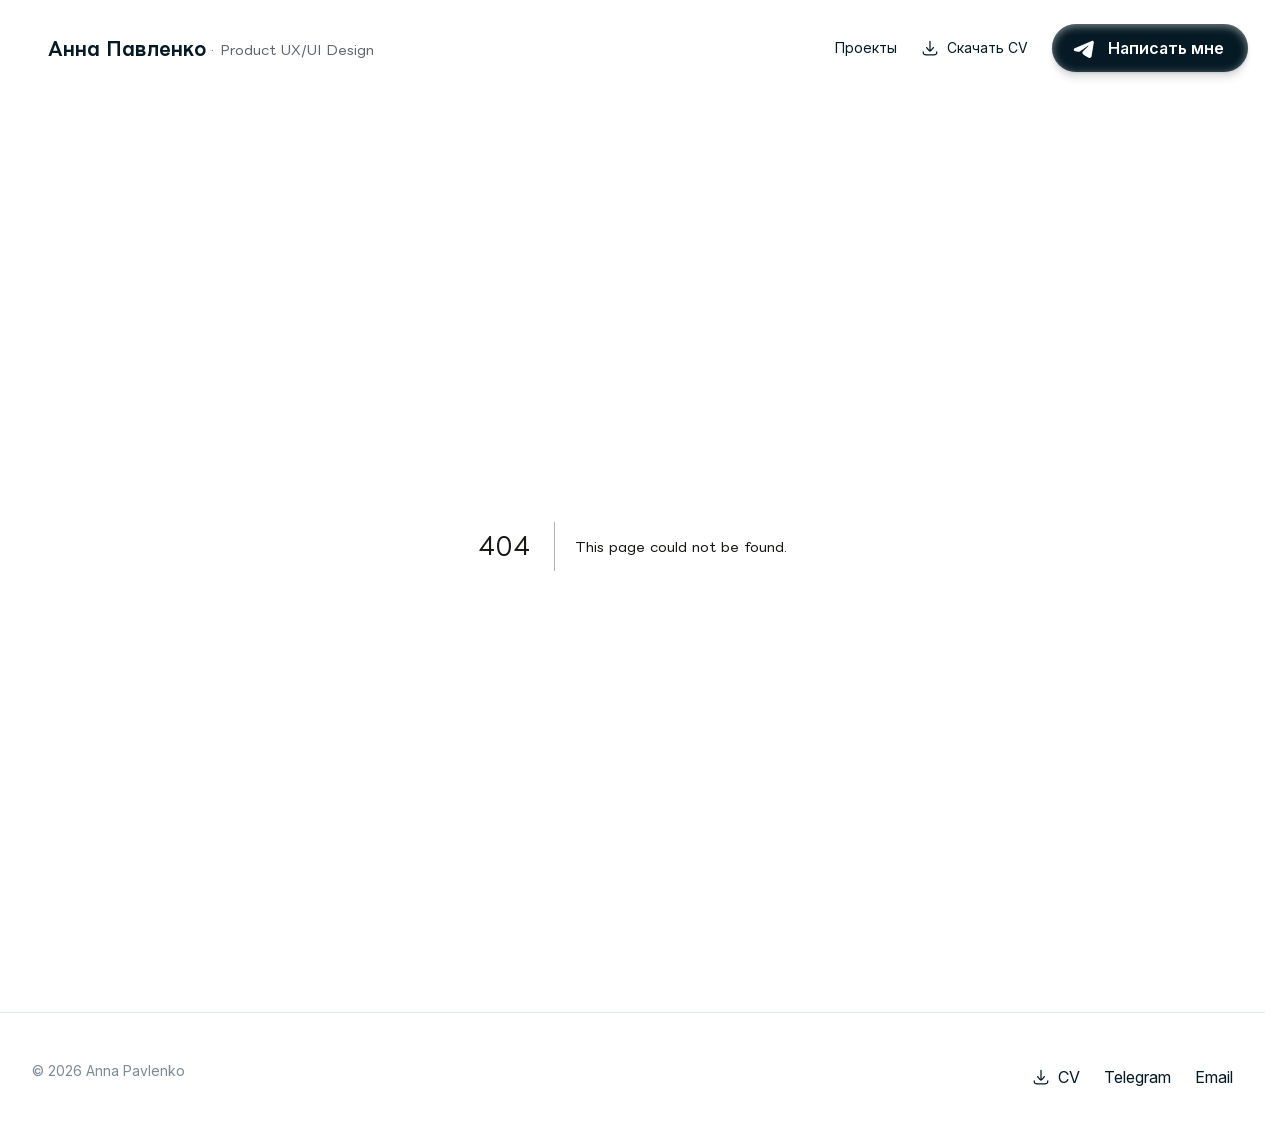
<file: 404/index.html>
<!DOCTYPE html><html lang="ru" class="__variable_d18add"><head><meta charSet="utf-8"/><meta name="viewport" content="width=device-width, initial-scale=1"/><link rel="preload" href="/_next/static/media/0336a89fb4e7fc1d-s.p.woff2" as="font" crossorigin="" type="font/woff2"/><link rel="preload" as="image" href="/header/download.svg"/><link rel="preload" as="image" href="/header/telegram.svg"/><link rel="stylesheet" href="/_next/static/css/a77494ed616c1e13.css" data-precedence="next"/><link rel="stylesheet" href="/_next/static/css/a1281ee937b2a462.css" data-precedence="next"/><link rel="stylesheet" href="/_next/static/css/a8e210cd2585e358.css" data-precedence="next"/><link rel="preload" as="script" fetchPriority="low" href="/_next/static/chunks/webpack-a6104fa8d1556cdf.js"/><script src="/_next/static/chunks/fd9d1056-b11b2651f33aae7f.js" async=""></script><script src="/_next/static/chunks/117-d724553db90a2cbb.js" async=""></script><script src="/_next/static/chunks/main-app-ad5334f9c6920129.js" async=""></script><script src="/_next/static/chunks/448-6115dc82e62f569f.js" async=""></script><script src="/_next/static/chunks/655-d0f85aec4beb4dac.js" async=""></script><script src="/_next/static/chunks/app/layout-6e2c98084edd7e2a.js" async=""></script><meta name="robots" content="noindex"/><title>404: This page could not be found.</title><meta name="theme-color" media="(prefers-color-scheme: light)" content="#faf9f6"/><meta name="theme-color" media="(prefers-color-scheme: dark)" content="#0f0f10"/><title>Анна Павленко — продуктовый UX/UI-дизайнер</title><meta name="description" content="9+ лет в UX/UI. Проектирую B2B, B2C и B2E-продукты: сложные интерфейсы, веб- и мобильные приложения, дизайн-системы."/><meta name="author" content="Анна Павленко"/><meta name="keywords" content="Анна Павленко,Продуктовый дизайнер,UX/UI-дизайнер,Дизайн-системы,Портфолио"/><meta property="og:title" content="Анна Павленко — продуктовый UX/UI-дизайнер"/><meta property="og:description" content="9+ лет в UX/UI. Проектирую B2B, B2C и B2E-продукты: сложные интерфейсы, веб- и мобильные приложения, дизайн-системы."/><meta property="og:site_name" content="Анна Павленко"/><meta property="og:locale" content="ru_RU"/><meta property="og:image" content="https://annaps-design.github.io/social/hero-2026-11-20.jpg"/><meta property="og:image:width" content="1381"/><meta property="og:image:height" content="540"/><meta property="og:image:alt" content="Портфолио Анны Павленко — опыт, направления работы и инструменты"/><meta property="og:type" content="website"/><meta name="twitter:card" content="summary_large_image"/><meta name="twitter:title" content="Анна Павленко — продуктовый UX/UI-дизайнер"/><meta name="twitter:description" content="9+ лет в UX/UI. Проектирую B2B, B2C и B2E-продукты: сложные интерфейсы, веб- и мобильные приложения, дизайн-системы."/><meta name="twitter:image" content="https://annaps-design.github.io/social/hero-2026-11-20.jpg"/><meta name="twitter:image:width" content="1381"/><meta name="twitter:image:height" content="540"/><meta name="twitter:image:alt" content="Портфолио Анны Павленко — опыт, направления работы и инструменты"/><link rel="icon" href="/favicon.ico?v=20261120" sizes="16x16 32x32 48x48"/><link rel="icon" href="/favicon.png?v=20261120" type="image/png" sizes="32x32"/><link rel="icon" href="/favicon.svg?v=20261120" type="image/svg+xml" sizes="any"/><link rel="apple-touch-icon" href="/apple-touch-icon.png?v=20261120" sizes="180x180"/><meta name="next-size-adjust"/><script>(function(){try{
    var t=localStorage.getItem('theme');
    if(t!=='light'&&t!=='dark'){t='light';}
    document.documentElement.dataset.theme=t;
    var l=localStorage.getItem('locale');
    if(l!=='en'&&l!=='ru'){l='ru';}
    document.documentElement.lang=l;
  }catch(e){}
  if(window.matchMedia('(prefers-reduced-motion: no-preference)').matches && 'IntersectionObserver' in window){
    document.documentElement.dataset.motion='ready';
    setTimeout(function(){
      if(!document.querySelector('[data-reveal-state]')) delete document.documentElement.dataset.motion;
    },4000);
  }
  })();</script><script src="/_next/static/chunks/polyfills-42372ed130431b0a.js" noModule=""></script></head><body class="min-h-dvh bg-canvas text-fg antialiased"><a href="#main" class="sr-only focus:not-sr-only focus:fixed focus:left-4 focus:top-4 focus:z-[200] focus:rounded-full focus:bg-fg focus:px-4 focus:py-2 focus:text-small focus:text-canvas">Skip to content</a><div class="portfolio-header-space" aria-hidden="true"></div><header class="portfolio-header" data-scrolled="false"><nav class="portfolio-nav" aria-label="Главная навигация"><a class="portfolio-identity" aria-label="Анна Павленко" href="/"><span class="portfolio-monogram" aria-hidden="true">АП</span><span class="portfolio-name">Анна Павленко</span><span class="portfolio-role">· Product UX/UI Design</span></a><div class="portfolio-nav-actions"><a class="portfolio-nav-link" href="/#projects"><span class="hover-copy"><span class="hover-word-mask"><span class="hover-word">Проекты<span class="hover-word-copy" aria-hidden="true">Проекты</span></span></span></span></a><a href="https://drive.google.com/file/d/1B96fQ1nGYfv91Ez7UOI6wGiYmQuzW_r_/view" target="_blank" rel="noopener noreferrer" class="portfolio-nav-link portfolio-cv"><img src="/header/download.svg" alt="" width="18" height="18"/><span class="portfolio-wide-label"><span class="hover-copy"><span class="hover-word-mask"><span class="hover-word">Скачать CV<span class="hover-word-copy" aria-hidden="true">Скачать CV</span></span></span></span></span><span class="portfolio-short-label"><span class="hover-copy"><span class="hover-word-mask"><span class="hover-word">CV<span class="hover-word-copy" aria-hidden="true">CV</span></span></span></span></span></a><a class="group inline-flex items-center justify-center gap-2 rounded-full font-medium transition-all duration-300 ease-premium select-none focus-visible:outline-none focus-visible:ring-2 focus-visible:ring-accent focus-visible:ring-offset-2 focus-visible:ring-offset-canvas disabled:pointer-events-none disabled:opacity-50 active:scale-[0.98] bg-accent text-accent-fg hover:bg-accent-strong h-11 px-5 text-small portfolio-header-contact" href="https://t.me/annyalta" target="_blank" rel="noopener noreferrer"><img src="/header/telegram.svg" alt="" width="24" height="24"/><span class="portfolio-wide-label"><span class="hover-copy"><span class="hover-word-mask"><span class="hover-word">Написать мне<span class="hover-word-copy" aria-hidden="true">Написать мне</span></span></span></span></span><span class="portfolio-short-label"><span class="hover-copy"><span class="hover-word-mask"><span class="hover-word">Написать<span class="hover-word-copy" aria-hidden="true">Написать</span></span></span></span></span></a></div></nav></header><div><main id="main"><div style="font-family:system-ui,&quot;Segoe UI&quot;,Roboto,Helvetica,Arial,sans-serif,&quot;Apple Color Emoji&quot;,&quot;Segoe UI Emoji&quot;;height:100vh;text-align:center;display:flex;flex-direction:column;align-items:center;justify-content:center"><div><style>body{color:#000;background:#fff;margin:0}.next-error-h1{border-right:1px solid rgba(0,0,0,.3)}@media (prefers-color-scheme:dark){body{color:#fff;background:#000}.next-error-h1{border-right:1px solid rgba(255,255,255,.3)}}</style><h1 class="next-error-h1" style="display:inline-block;margin:0 20px 0 0;padding:0 23px 0 0;font-size:24px;font-weight:500;vertical-align:top;line-height:49px">404</h1><div style="display:inline-block"><h2 style="font-size:14px;font-weight:400;line-height:49px;margin:0">This page could not be found.</h2></div></div></div></main><footer id="contact" class="portfolio-footer"><div class="portfolio-footer-divider" aria-hidden="true"></div><div class="portfolio-footer-inner"><p data-reveal="block" class="portfolio-footer-copyright">© <!-- -->2026<!-- --> <!-- -->Anna Pavlenko</p><nav data-reveal="block" class="portfolio-footer-links" aria-label="Контакты и резюме"><a href="https://drive.google.com/file/d/1B96fQ1nGYfv91Ez7UOI6wGiYmQuzW_r_/view" target="_blank" rel="noopener noreferrer" class="portfolio-footer-link" aria-label="Открыть резюме CV"><img src="/header/download.svg" alt="" width="18" height="18"/><span><span class="hover-copy"><span class="hover-word-mask"><span class="hover-word">CV<span class="hover-word-copy" aria-hidden="true">CV</span></span></span></span></span></a><a href="https://t.me/annyalta" target="_blank" rel="noopener noreferrer" class="portfolio-footer-link"><span class="hover-copy"><span class="hover-word-mask"><span class="hover-word">Telegram<span class="hover-word-copy" aria-hidden="true">Telegram</span></span></span></span></a><a href="mailto:ann92ps@gmail.com" class="portfolio-footer-link"><span class="hover-copy"><span class="hover-word-mask"><span class="hover-word">Email<span class="hover-word-copy" aria-hidden="true">Email</span></span></span></span></a></nav></div></footer></div><script src="/_next/static/chunks/webpack-a6104fa8d1556cdf.js" async=""></script><script>(self.__next_f=self.__next_f||[]).push([0]);self.__next_f.push([2,null])</script><script>self.__next_f.push([1,"1:HL[\"/_next/static/media/0336a89fb4e7fc1d-s.p.woff2\",\"font\",{\"crossOrigin\":\"\",\"type\":\"font/woff2\"}]\n2:HL[\"/_next/static/css/a77494ed616c1e13.css\",\"style\"]\n3:HL[\"/_next/static/css/a1281ee937b2a462.css\",\"style\"]\n4:HL[\"/_next/static/css/a8e210cd2585e358.css\",\"style\"]\n"])</script><script>self.__next_f.push([1,"5:I[2846,[],\"\"]\n7:I[4707,[],\"\"]\n8:I[6423,[],\"\"]\n9:I[8655,[\"448\",\"static/chunks/448-6115dc82e62f569f.js\",\"655\",\"static/chunks/655-d0f85aec4beb4dac.js\",\"185\",\"static/chunks/app/layout-6e2c98084edd7e2a.js\"],\"Providers\"]\na:I[4114,[\"448\",\"static/chunks/448-6115dc82e62f569f.js\",\"655\",\"static/chunks/655-d0f85aec4beb4dac.js\",\"185\",\"static/chunks/app/layout-6e2c98084edd7e2a.js\"],\"Navbar\"]\nb:I[6945,[\"448\",\"static/chunks/448-6115dc82e62f569f.js\",\"655\",\"static/chunks/655-d0f85aec4beb4dac.js\",\"185\",\"static/chunks/app/layout-6e2c98084edd7e2a.js\"],\"PageTransition\"]\n10:I[2834,[\"448\",\"static/chunks/448-6115dc82e62f569f.js\",\"655\",\"static/chunks/655-d0f85aec4beb4dac.js\",\"185\",\"static/chunks/app/layout-6e2c98084edd7e2a.js\"],\"Footer\"]\n12:I[1060,[],\"\"]\nc:{\"fontFamily\":\"system-ui,\\\"Segoe UI\\\",Roboto,Helvetica,Arial,sans-serif,\\\"Apple Color Emoji\\\",\\\"Segoe UI Emoji\\\"\",\"height\":\"100vh\",\"textAlign\":\"center\",\"display\":\"flex\",\"flexDirection\":\"column\",\"alignItems\":\"center\",\"justifyContent\":\"center\"}\nd:{\"display\":\"inline-block\",\"margin\":\"0 20px 0 0\",\"padding\":\"0 23px 0 0\",\"fontSize\":24,\"fontWeight\":500,\"verticalAlign\":\"top\",\"lineHeight\":\"49px\"}\ne:{\"display\":\"inline-block\"}\nf:{\"fontSize\":14,\"fontWeight\":400,\"lineHeight\":\"49px\",\"margin\":0}\n13:[]\n"])</script><script>self.__next_f.push([1,"0:[\"$\",\"$L5\",null,{\"buildId\":\"9sbRizIPUxT75FYyqeuwa\",\"assetPrefix\":\"\",\"urlParts\":[\"\",\"_not-found\",\"\"],\"initialTree\":[\"\",{\"children\":[\"/_not-found\",{\"children\":[\"__PAGE__\",{}]}]},\"$undefined\",\"$undefined\",true],\"initialSeedData\":[\"\",{\"children\":[\"/_not-found\",{\"children\":[\"__PAGE__\",{},[[\"$L6\",[[\"$\",\"title\",null,{\"children\":\"404: This page could not be found.\"}],[\"$\",\"div\",null,{\"style\":{\"fontFamily\":\"system-ui,\\\"Segoe UI\\\",Roboto,Helvetica,Arial,sans-serif,\\\"Apple Color Emoji\\\",\\\"Segoe UI Emoji\\\"\",\"height\":\"100vh\",\"textAlign\":\"center\",\"display\":\"flex\",\"flexDirection\":\"column\",\"alignItems\":\"center\",\"justifyContent\":\"center\"},\"children\":[\"$\",\"div\",null,{\"children\":[[\"$\",\"style\",null,{\"dangerouslySetInnerHTML\":{\"__html\":\"body{color:#000;background:#fff;margin:0}.next-error-h1{border-right:1px solid rgba(0,0,0,.3)}@media (prefers-color-scheme:dark){body{color:#fff;background:#000}.next-error-h1{border-right:1px solid rgba(255,255,255,.3)}}\"}}],[\"$\",\"h1\",null,{\"className\":\"next-error-h1\",\"style\":{\"display\":\"inline-block\",\"margin\":\"0 20px 0 0\",\"padding\":\"0 23px 0 0\",\"fontSize\":24,\"fontWeight\":500,\"verticalAlign\":\"top\",\"lineHeight\":\"49px\"},\"children\":\"404\"}],[\"$\",\"div\",null,{\"style\":{\"display\":\"inline-block\"},\"children\":[\"$\",\"h2\",null,{\"style\":{\"fontSize\":14,\"fontWeight\":400,\"lineHeight\":\"49px\",\"margin\":0},\"children\":\"This page could not be found.\"}]}]]}]}]],null],null],null]},[null,[\"$\",\"$L7\",null,{\"parallelRouterKey\":\"children\",\"segmentPath\":[\"children\",\"/_not-found\",\"children\"],\"error\":\"$undefined\",\"errorStyles\":\"$undefined\",\"errorScripts\":\"$undefined\",\"template\":[\"$\",\"$L8\",null,{}],\"templateStyles\":\"$undefined\",\"templateScripts\":\"$undefined\",\"notFound\":\"$undefined\",\"notFoundStyles\":\"$undefined\"}]],null]},[[[[\"$\",\"link\",\"0\",{\"rel\":\"stylesheet\",\"href\":\"/_next/static/css/a77494ed616c1e13.css\",\"precedence\":\"next\",\"crossOrigin\":\"$undefined\"}],[\"$\",\"link\",\"1\",{\"rel\":\"stylesheet\",\"href\":\"/_next/static/css/a1281ee937b2a462.css\",\"precedence\":\"next\",\"crossOrigin\":\"$undefined\"}],[\"$\",\"link\",\"2\",{\"rel\":\"stylesheet\",\"href\":\"/_next/static/css/a8e210cd2585e358.css\",\"precedence\":\"next\",\"crossOrigin\":\"$undefined\"}]],[\"$\",\"html\",null,{\"lang\":\"ru\",\"suppressHydrationWarning\":true,\"className\":\"__variable_d18add\",\"children\":[[\"$\",\"head\",null,{\"children\":[\"$\",\"script\",null,{\"dangerouslySetInnerHTML\":{\"__html\":\"(function(){try{\\n    var t=localStorage.getItem('theme');\\n    if(t!=='light'\u0026\u0026t!=='dark'){t='light';}\\n    document.documentElement.dataset.theme=t;\\n    var l=localStorage.getItem('locale');\\n    if(l!=='en'\u0026\u0026l!=='ru'){l='ru';}\\n    document.documentElement.lang=l;\\n  }catch(e){}\\n  if(window.matchMedia('(prefers-reduced-motion: no-preference)').matches \u0026\u0026 'IntersectionObserver' in window){\\n    document.documentElement.dataset.motion='ready';\\n    setTimeout(function(){\\n      if(!document.querySelector('[data-reveal-state]')) delete document.documentElement.dataset.motion;\\n    },4000);\\n  }\\n  })();\"}}]}],[\"$\",\"body\",null,{\"className\":\"min-h-dvh bg-canvas text-fg antialiased\",\"children\":[\"$\",\"$L9\",null,{\"children\":[[\"$\",\"a\",null,{\"href\":\"#main\",\"className\":\"sr-only focus:not-sr-only focus:fixed focus:left-4 focus:top-4 focus:z-[200] focus:rounded-full focus:bg-fg focus:px-4 focus:py-2 focus:text-small focus:text-canvas\",\"children\":\"Skip to content\"}],[\"$\",\"$La\",null,{}],[\"$\",\"$Lb\",null,{\"children\":[[\"$\",\"main\",null,{\"id\":\"main\",\"children\":[\"$\",\"$L7\",null,{\"parallelRouterKey\":\"children\",\"segmentPath\":[\"children\"],\"error\":\"$undefined\",\"errorStyles\":\"$undefined\",\"errorScripts\":\"$undefined\",\"template\":[\"$\",\"$L8\",null,{}],\"templateStyles\":\"$undefined\",\"templateScripts\":\"$undefined\",\"notFound\":[[\"$\",\"title\",null,{\"children\":\"404: This page could not be found.\"}],[\"$\",\"div\",null,{\"style\":\"$c\",\"children\":[\"$\",\"div\",null,{\"children\":[[\"$\",\"style\",null,{\"dangerouslySetInnerHTML\":{\"__html\":\"body{color:#000;background:#fff;margin:0}.next-error-h1{border-right:1px solid rgba(0,0,0,.3)}@media (prefers-color-scheme:dark){body{color:#fff;background:#000}.next-error-h1{border-right:1px solid rgba(255,255,255,.3)}}\"}}],[\"$\",\"h1\",null,{\"className\":\"next-error-h1\",\"style\":\"$d\",\"children\":\"404\"}],[\"$\",\"div\",null,{\"style\":\"$e\",\"children\":[\"$\",\"h2\",null,{\"style\":\"$f\",\"children\":\"This page could not be found.\"}]}]]}]}]],\"notFoundStyles\":[]}]}],[\"$\",\"$L10\",null,{}]]}]]}]}]]}]],null],null],\"couldBeIntercepted\":false,\"initialHead\":[[\"$\",\"meta\",null,{\"name\":\"robots\",\"content\":\"noindex\"}],\"$L11\"],\"globalErrorComponent\":\"$12\",\"missingSlots\":\"$W13\"}]\n"])</script><script>self.__next_f.push([1,"11:[[\"$\",\"meta\",\"0\",{\"name\":\"viewport\",\"content\":\"width=device-width, initial-scale=1\"}],[\"$\",\"meta\",\"1\",{\"name\":\"theme-color\",\"media\":\"(prefers-color-scheme: light)\",\"content\":\"#faf9f6\"}],[\"$\",\"meta\",\"2\",{\"name\":\"theme-color\",\"media\":\"(prefers-color-scheme: dark)\",\"content\":\"#0f0f10\"}],[\"$\",\"meta\",\"3\",{\"charSet\":\"utf-8\"}],[\"$\",\"title\",\"4\",{\"children\":\"Анна Павленко — продуктовый UX/UI-дизайнер\"}],[\"$\",\"meta\",\"5\",{\"name\":\"description\",\"content\":\"9+ лет в UX/UI. Проектирую B2B, B2C и B2E-продукты: сложные интерфейсы, веб- и мобильные приложения, дизайн-системы.\"}],[\"$\",\"meta\",\"6\",{\"name\":\"author\",\"content\":\"Анна Павленко\"}],[\"$\",\"meta\",\"7\",{\"name\":\"keywords\",\"content\":\"Анна Павленко,Продуктовый дизайнер,UX/UI-дизайнер,Дизайн-системы,Портфолио\"}],[\"$\",\"meta\",\"8\",{\"property\":\"og:title\",\"content\":\"Анна Павленко — продуктовый UX/UI-дизайнер\"}],[\"$\",\"meta\",\"9\",{\"property\":\"og:description\",\"content\":\"9+ лет в UX/UI. Проектирую B2B, B2C и B2E-продукты: сложные интерфейсы, веб- и мобильные приложения, дизайн-системы.\"}],[\"$\",\"meta\",\"10\",{\"property\":\"og:site_name\",\"content\":\"Анна Павленко\"}],[\"$\",\"meta\",\"11\",{\"property\":\"og:locale\",\"content\":\"ru_RU\"}],[\"$\",\"meta\",\"12\",{\"property\":\"og:image\",\"content\":\"https://annaps-design.github.io/social/hero-2026-11-20.jpg\"}],[\"$\",\"meta\",\"13\",{\"property\":\"og:image:width\",\"content\":\"1381\"}],[\"$\",\"meta\",\"14\",{\"property\":\"og:image:height\",\"content\":\"540\"}],[\"$\",\"meta\",\"15\",{\"property\":\"og:image:alt\",\"content\":\"Портфолио Анны Павленко — опыт, направления работы и инструменты\"}],[\"$\",\"meta\",\"16\",{\"property\":\"og:type\",\"content\":\"website\"}],[\"$\",\"meta\",\"17\",{\"name\":\"twitter:card\",\"content\":\"summary_large_image\"}],[\"$\",\"meta\",\"18\",{\"name\":\"twitter:title\",\"content\":\"Анна Павленко — продуктовый UX/UI-дизайнер\"}],[\"$\",\"meta\",\"19\",{\"name\":\"twitter:description\",\"content\":\"9+ лет в UX/UI. Проектирую B2B, B2C и B2E-продукты: сложные интерфейсы, веб- и мобильные приложения, дизайн-системы.\"}],[\"$\",\"meta\",\"20\",{\"name\":\"twitter:image\",\"content\":\"https://annaps-design.github.io/social/hero-2026-11-20.jpg\"}],[\"$\",\"meta\",\"21\",{\"name\":\"twitter:image:width\",\"content\":\"1381\"}],[\"$\",\"meta\",\"22\",{\"name\":\"twitter:image:height\",\"content\":\"540\"}],[\"$\",\"meta\",\"23\",{\"name\":\"twitter:image:alt\",\"content\":\"Портфолио Анны Павленко — опыт, направления работы и инструменты\"}],[\"$\",\"link\",\"24\",{\"rel\":\"icon\",\"href\":\"/favicon.ico?v=20261120\",\"sizes\":\"16x16 32x32 48x48\"}],[\"$\",\"link\",\"25\",{\"rel\":\"icon\",\"href\":\"/favicon.png?v=20261120\",\"type\":\"image/png\",\"sizes\":\"32x32\"}],[\"$\",\"link\",\"26\",{\"rel\":\"icon\",\"href\":\"/favicon.svg?v=20261120\",\"type\":\"image/svg+xml\",\"sizes\":\"any\"}],[\"$\",\"link\",\"27\",{\"rel\":\"apple-touch-icon\",\"href\":\"/apple-touch-icon.png?v=20261120\",\"sizes\":\"180x180\"}],[\"$\",\"meta\",\"28\",{\"name\":\"next-size-adjust\"}]]\n"])</script><script>self.__next_f.push([1,"6:null\n"])</script></body></html>
</file>
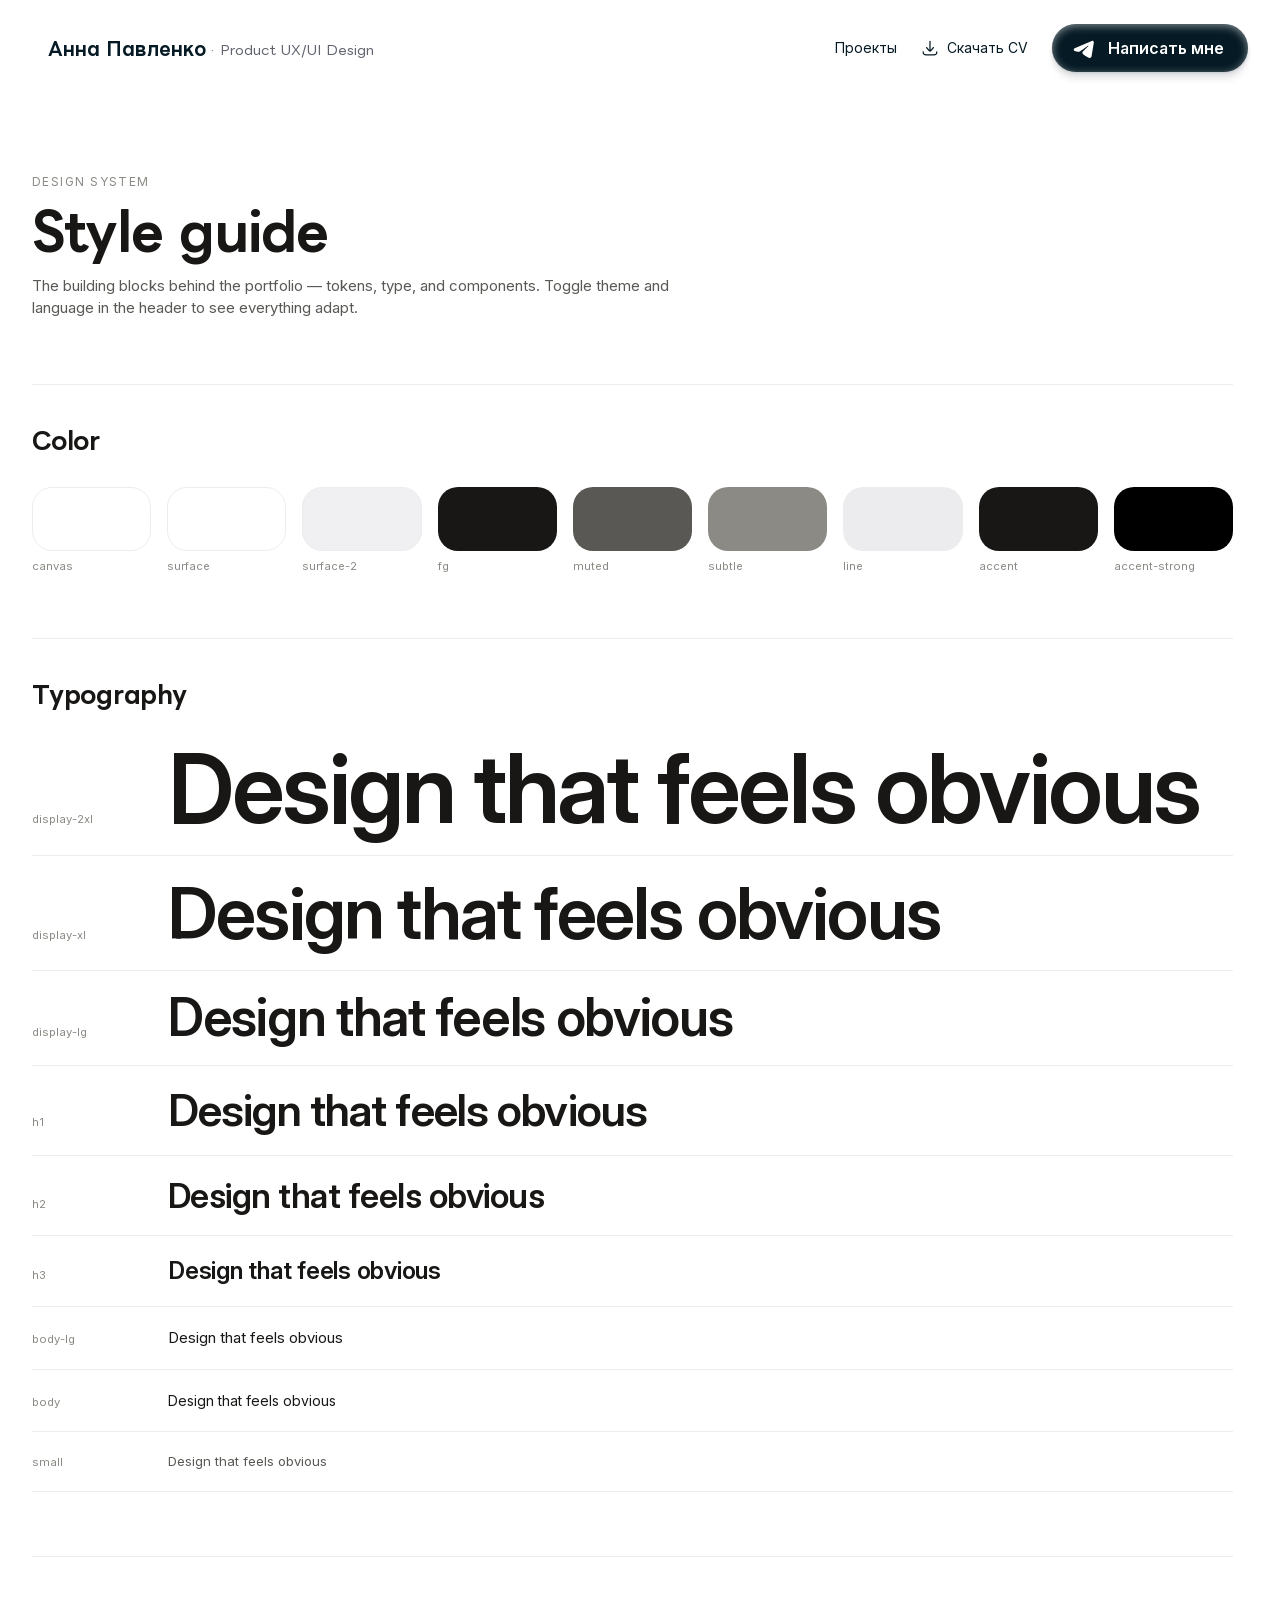
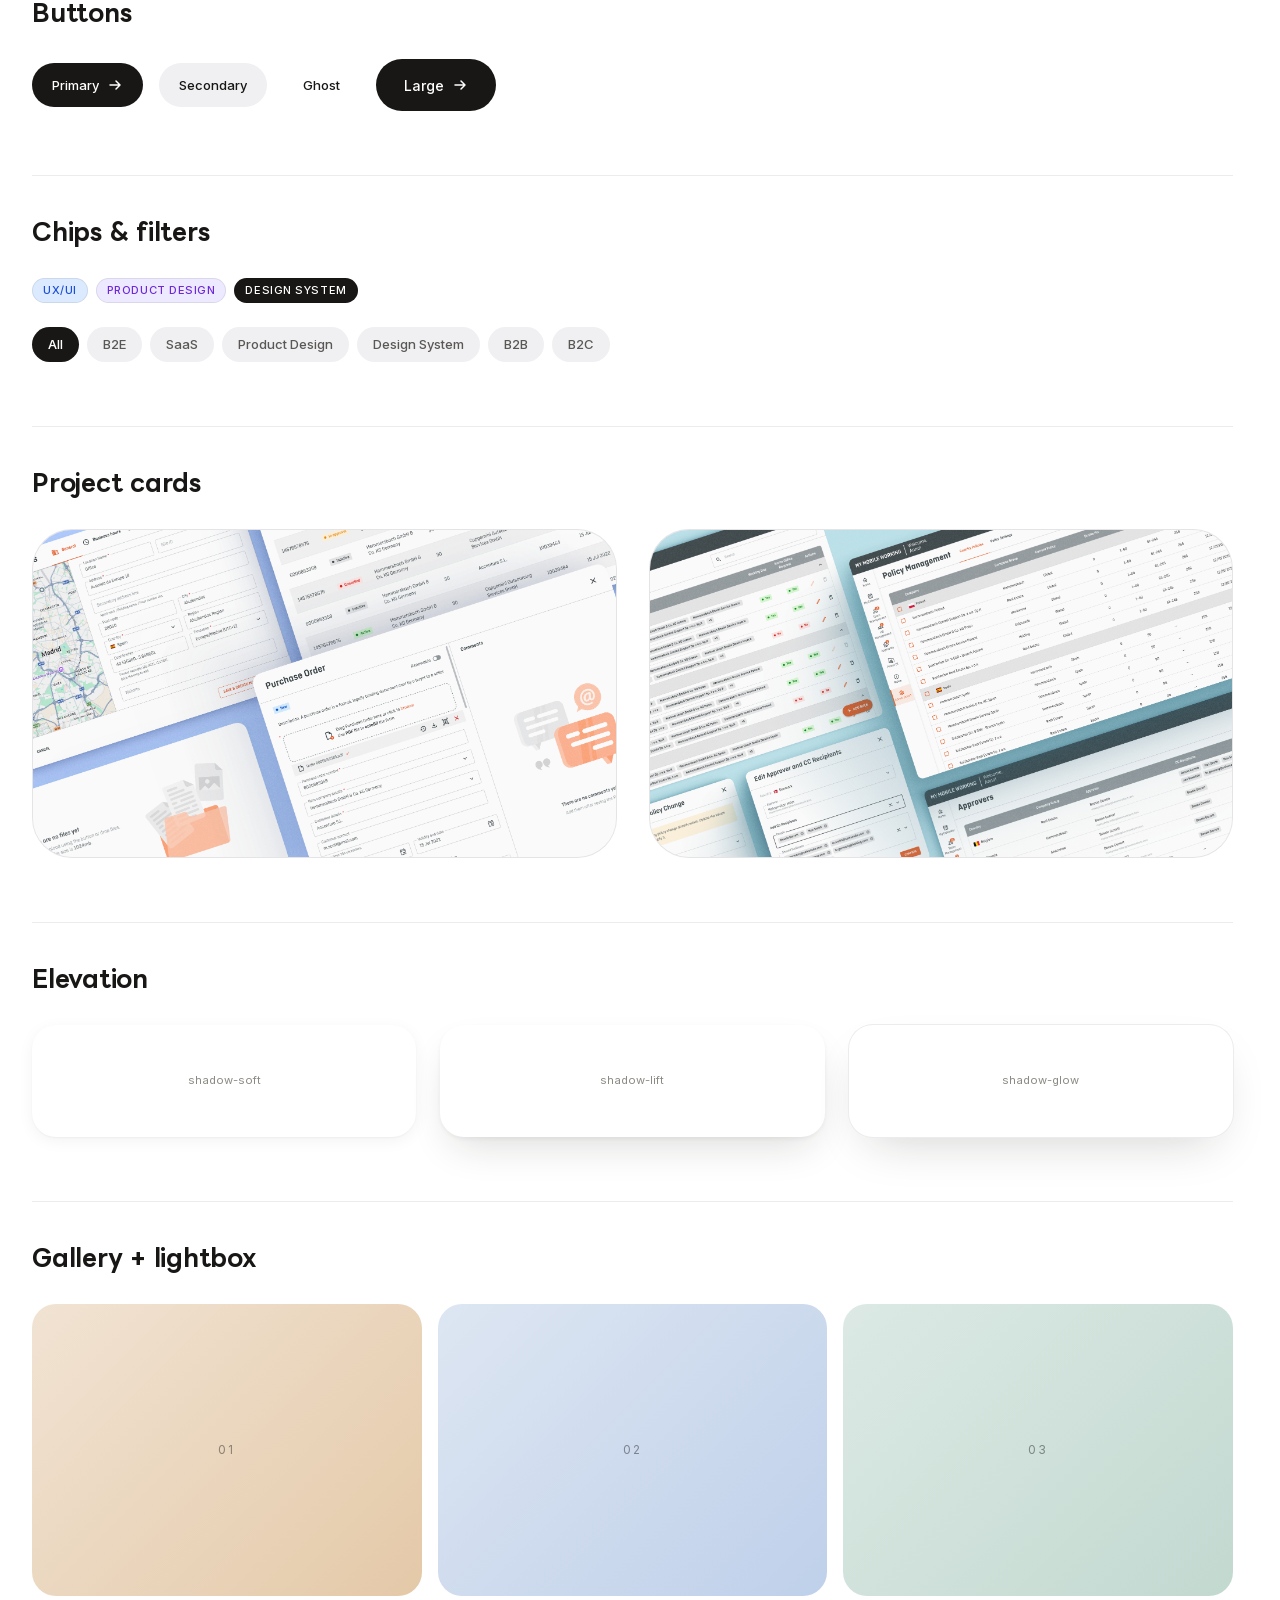
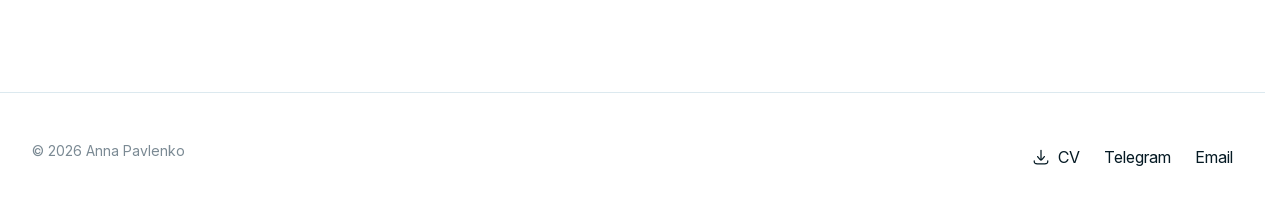
<file: style-guide/index.html>
<!DOCTYPE html><html lang="ru" class="__variable_d18add"><head><meta charSet="utf-8"/><meta name="viewport" content="width=device-width, initial-scale=1"/><link rel="preload" href="/_next/static/media/0336a89fb4e7fc1d-s.p.woff2" as="font" crossorigin="" type="font/woff2"/><link rel="preload" as="image" href="/header/download.svg"/><link rel="preload" as="image" href="/header/telegram.svg"/><link rel="stylesheet" href="/_next/static/css/a77494ed616c1e13.css" data-precedence="next"/><link rel="stylesheet" href="/_next/static/css/a1281ee937b2a462.css" data-precedence="next"/><link rel="stylesheet" href="/_next/static/css/a8e210cd2585e358.css" data-precedence="next"/><link rel="stylesheet" href="/_next/static/css/40828bb9d4d35c04.css" data-precedence="next"/><link rel="preload" as="script" fetchPriority="low" href="/_next/static/chunks/webpack-a6104fa8d1556cdf.js"/><script src="/_next/static/chunks/fd9d1056-b11b2651f33aae7f.js" async=""></script><script src="/_next/static/chunks/117-d724553db90a2cbb.js" async=""></script><script src="/_next/static/chunks/main-app-ad5334f9c6920129.js" async=""></script><script src="/_next/static/chunks/448-6115dc82e62f569f.js" async=""></script><script src="/_next/static/chunks/145-a706dcd9dbee5123.js" async=""></script><script src="/_next/static/chunks/622-4f879ed77ea271b2.js" async=""></script><script src="/_next/static/chunks/655-d0f85aec4beb4dac.js" async=""></script><script src="/_next/static/chunks/733-91822280be6f2b6b.js" async=""></script><script src="/_next/static/chunks/116-3e2c144356cb689c.js" async=""></script><script src="/_next/static/chunks/app/style-guide/page-043da73b51d9d65d.js" async=""></script><script src="/_next/static/chunks/app/layout-6e2c98084edd7e2a.js" async=""></script><meta name="theme-color" media="(prefers-color-scheme: light)" content="#faf9f6"/><meta name="theme-color" media="(prefers-color-scheme: dark)" content="#0f0f10"/><title>Анна Павленко — продуктовый UX/UI-дизайнер</title><meta name="description" content="9+ лет в UX/UI. Проектирую B2B, B2C и B2E-продукты: сложные интерфейсы, веб- и мобильные приложения, дизайн-системы."/><meta name="author" content="Анна Павленко"/><meta name="keywords" content="Анна Павленко,Продуктовый дизайнер,UX/UI-дизайнер,Дизайн-системы,Портфолио"/><meta property="og:title" content="Анна Павленко — продуктовый UX/UI-дизайнер"/><meta property="og:description" content="9+ лет в UX/UI. Проектирую B2B, B2C и B2E-продукты: сложные интерфейсы, веб- и мобильные приложения, дизайн-системы."/><meta property="og:site_name" content="Анна Павленко"/><meta property="og:locale" content="ru_RU"/><meta property="og:image" content="https://annaps-design.github.io/social/hero-2026-11-20.jpg"/><meta property="og:image:width" content="1381"/><meta property="og:image:height" content="540"/><meta property="og:image:alt" content="Портфолио Анны Павленко — опыт, направления работы и инструменты"/><meta property="og:type" content="website"/><meta name="twitter:card" content="summary_large_image"/><meta name="twitter:title" content="Анна Павленко — продуктовый UX/UI-дизайнер"/><meta name="twitter:description" content="9+ лет в UX/UI. Проектирую B2B, B2C и B2E-продукты: сложные интерфейсы, веб- и мобильные приложения, дизайн-системы."/><meta name="twitter:image" content="https://annaps-design.github.io/social/hero-2026-11-20.jpg"/><meta name="twitter:image:width" content="1381"/><meta name="twitter:image:height" content="540"/><meta name="twitter:image:alt" content="Портфолио Анны Павленко — опыт, направления работы и инструменты"/><link rel="icon" href="/favicon.ico?v=20261120" sizes="16x16 32x32 48x48"/><link rel="icon" href="/favicon.png?v=20261120" type="image/png" sizes="32x32"/><link rel="icon" href="/favicon.svg?v=20261120" type="image/svg+xml" sizes="any"/><link rel="apple-touch-icon" href="/apple-touch-icon.png?v=20261120" sizes="180x180"/><meta name="next-size-adjust"/><script>(function(){try{
    var t=localStorage.getItem('theme');
    if(t!=='light'&&t!=='dark'){t='light';}
    document.documentElement.dataset.theme=t;
    var l=localStorage.getItem('locale');
    if(l!=='en'&&l!=='ru'){l='ru';}
    document.documentElement.lang=l;
  }catch(e){}
  if(window.matchMedia('(prefers-reduced-motion: no-preference)').matches && 'IntersectionObserver' in window){
    document.documentElement.dataset.motion='ready';
    setTimeout(function(){
      if(!document.querySelector('[data-reveal-state]')) delete document.documentElement.dataset.motion;
    },4000);
  }
  })();</script><script src="/_next/static/chunks/polyfills-42372ed130431b0a.js" noModule=""></script></head><body class="min-h-dvh bg-canvas text-fg antialiased"><a href="#main" class="sr-only focus:not-sr-only focus:fixed focus:left-4 focus:top-4 focus:z-[200] focus:rounded-full focus:bg-fg focus:px-4 focus:py-2 focus:text-small focus:text-canvas">Skip to content</a><div class="portfolio-header-space" aria-hidden="true"></div><header class="portfolio-header" data-scrolled="false"><nav class="portfolio-nav" aria-label="Главная навигация"><a class="portfolio-identity" aria-label="Анна Павленко" href="/"><span class="portfolio-monogram" aria-hidden="true">АП</span><span class="portfolio-name">Анна Павленко</span><span class="portfolio-role">· Product UX/UI Design</span></a><div class="portfolio-nav-actions"><a class="portfolio-nav-link" href="/#projects"><span class="hover-copy"><span class="hover-word-mask"><span class="hover-word">Проекты<span class="hover-word-copy" aria-hidden="true">Проекты</span></span></span></span></a><a href="https://drive.google.com/file/d/1B96fQ1nGYfv91Ez7UOI6wGiYmQuzW_r_/view" target="_blank" rel="noopener noreferrer" class="portfolio-nav-link portfolio-cv"><img src="/header/download.svg" alt="" width="18" height="18"/><span class="portfolio-wide-label"><span class="hover-copy"><span class="hover-word-mask"><span class="hover-word">Скачать CV<span class="hover-word-copy" aria-hidden="true">Скачать CV</span></span></span></span></span><span class="portfolio-short-label"><span class="hover-copy"><span class="hover-word-mask"><span class="hover-word">CV<span class="hover-word-copy" aria-hidden="true">CV</span></span></span></span></span></a><a class="group inline-flex items-center justify-center gap-2 rounded-full font-medium transition-all duration-300 ease-premium select-none focus-visible:outline-none focus-visible:ring-2 focus-visible:ring-accent focus-visible:ring-offset-2 focus-visible:ring-offset-canvas disabled:pointer-events-none disabled:opacity-50 active:scale-[0.98] bg-accent text-accent-fg hover:bg-accent-strong h-11 px-5 text-small portfolio-header-contact" href="https://t.me/annyalta" target="_blank" rel="noopener noreferrer"><img src="/header/telegram.svg" alt="" width="24" height="24"/><span class="portfolio-wide-label"><span class="hover-copy"><span class="hover-word-mask"><span class="hover-word">Написать мне<span class="hover-word-copy" aria-hidden="true">Написать мне</span></span></span></span></span><span class="portfolio-short-label"><span class="hover-copy"><span class="hover-word-mask"><span class="hover-word">Написать<span class="hover-word-copy" aria-hidden="true">Написать</span></span></span></span></span></a></div></nav></header><div><main id="main"><div class="py-16 sm:py-20"><div class="mx-auto w-full px-5 sm:px-6 lg:px-8 max-w-wide"><div data-reveal="block" data-reveal-delay="0" style="--reveal-distance:-16px"><p class="eyebrow mb-4">Design system</p><h1 class="text-display-lg font-semibold tracking-tight text-fg">Style guide</h1><p class="mt-4 max-w-2xl text-body-lg text-muted">The building blocks behind the portfolio — tokens, type, and components. Toggle theme and language in the header to see everything adapt.</p></div><section class="mt-16 border-t border-line pt-10" data-reveal="block" data-reveal-delay="0" style="--reveal-distance:-16px"><h2 class="mb-8 text-h3 font-semibold text-fg">Color</h2><div class="grid grid-cols-3 gap-4 sm:grid-cols-5 lg:grid-cols-9"><div><div class="h-16 w-full rounded-xl bg-canvas border border-line"></div><p class="mt-2 font-mono text-[0.7rem] text-subtle">canvas</p></div><div><div class="h-16 w-full rounded-xl bg-surface border border-line"></div><p class="mt-2 font-mono text-[0.7rem] text-subtle">surface</p></div><div><div class="h-16 w-full rounded-xl bg-surface-2 border border-line"></div><p class="mt-2 font-mono text-[0.7rem] text-subtle">surface-2</p></div><div><div class="h-16 w-full rounded-xl bg-fg"></div><p class="mt-2 font-mono text-[0.7rem] text-subtle">fg</p></div><div><div class="h-16 w-full rounded-xl bg-muted"></div><p class="mt-2 font-mono text-[0.7rem] text-subtle">muted</p></div><div><div class="h-16 w-full rounded-xl bg-subtle"></div><p class="mt-2 font-mono text-[0.7rem] text-subtle">subtle</p></div><div><div class="h-16 w-full rounded-xl bg-line"></div><p class="mt-2 font-mono text-[0.7rem] text-subtle">line</p></div><div><div class="h-16 w-full rounded-xl bg-accent"></div><p class="mt-2 font-mono text-[0.7rem] text-subtle">accent</p></div><div><div class="h-16 w-full rounded-xl bg-accent-strong"></div><p class="mt-2 font-mono text-[0.7rem] text-subtle">accent-strong</p></div></div></section><section class="mt-16 border-t border-line pt-10" data-reveal="block" data-reveal-delay="0" style="--reveal-distance:-16px"><h2 class="mb-8 text-h3 font-semibold text-fg">Typography</h2><div class="space-y-5"><div class="flex items-baseline gap-6 border-b border-line pb-5"><span class="w-28 shrink-0 font-mono text-[0.7rem] text-subtle">display-2xl</span><span class="text-display-2xl font-semibold tracking-tight text-fg">Design that feels obvious</span></div><div class="flex items-baseline gap-6 border-b border-line pb-5"><span class="w-28 shrink-0 font-mono text-[0.7rem] text-subtle">display-xl</span><span class="text-display-xl font-semibold tracking-tight text-fg">Design that feels obvious</span></div><div class="flex items-baseline gap-6 border-b border-line pb-5"><span class="w-28 shrink-0 font-mono text-[0.7rem] text-subtle">display-lg</span><span class="text-display-lg font-semibold tracking-tight text-fg">Design that feels obvious</span></div><div class="flex items-baseline gap-6 border-b border-line pb-5"><span class="w-28 shrink-0 font-mono text-[0.7rem] text-subtle">h1</span><span class="text-h1 font-semibold text-fg">Design that feels obvious</span></div><div class="flex items-baseline gap-6 border-b border-line pb-5"><span class="w-28 shrink-0 font-mono text-[0.7rem] text-subtle">h2</span><span class="text-h2 font-semibold text-fg">Design that feels obvious</span></div><div class="flex items-baseline gap-6 border-b border-line pb-5"><span class="w-28 shrink-0 font-mono text-[0.7rem] text-subtle">h3</span><span class="text-h3 font-semibold text-fg">Design that feels obvious</span></div><div class="flex items-baseline gap-6 border-b border-line pb-5"><span class="w-28 shrink-0 font-mono text-[0.7rem] text-subtle">body-lg</span><span class="text-body-lg text-fg">Design that feels obvious</span></div><div class="flex items-baseline gap-6 border-b border-line pb-5"><span class="w-28 shrink-0 font-mono text-[0.7rem] text-subtle">body</span><span class="text-body text-fg">Design that feels obvious</span></div><div class="flex items-baseline gap-6 border-b border-line pb-5"><span class="w-28 shrink-0 font-mono text-[0.7rem] text-subtle">small</span><span class="text-small text-muted text-fg">Design that feels obvious</span></div></div></section><section class="mt-16 border-t border-line pt-10" data-reveal="block" data-reveal-delay="0" style="--reveal-distance:-16px"><h2 class="mb-8 text-h3 font-semibold text-fg">Buttons</h2><div class="flex flex-wrap items-center gap-4"><button class="group inline-flex items-center justify-center gap-2 rounded-full font-medium transition-all duration-300 ease-premium select-none focus-visible:outline-none focus-visible:ring-2 focus-visible:ring-accent focus-visible:ring-offset-2 focus-visible:ring-offset-canvas disabled:pointer-events-none disabled:opacity-50 active:scale-[0.98] bg-accent text-accent-fg hover:bg-accent-strong h-11 px-5 text-small"><span class="hover-copy"><span class="hover-word-mask"><span class="hover-word">Primary<span class="hover-word-copy" aria-hidden="true">Primary</span></span></span></span><svg viewBox="0 0 16 16" class="h-4 w-4 transition-transform duration-300 ease-premium group-hover:translate-x-0.5" fill="none" aria-hidden="true"><path d="M3 8h10M9 4l4 4-4 4" stroke="currentColor" stroke-width="1.5" stroke-linecap="round" stroke-linejoin="round"></path></svg></button><button class="group inline-flex items-center justify-center gap-2 rounded-full font-medium transition-all duration-300 ease-premium select-none focus-visible:outline-none focus-visible:ring-2 focus-visible:ring-accent focus-visible:ring-offset-2 focus-visible:ring-offset-canvas disabled:pointer-events-none disabled:opacity-50 active:scale-[0.98] bg-surface-2 text-fg hover:bg-fg/[0.08] h-11 px-5 text-small"><span class="hover-copy"><span class="hover-word-mask"><span class="hover-word">Secondary<span class="hover-word-copy" aria-hidden="true">Secondary</span></span></span></span></button><button class="group inline-flex items-center justify-center gap-2 rounded-full font-medium transition-all duration-300 ease-premium select-none focus-visible:outline-none focus-visible:ring-2 focus-visible:ring-accent focus-visible:ring-offset-2 focus-visible:ring-offset-canvas disabled:pointer-events-none disabled:opacity-50 active:scale-[0.98] text-fg hover:bg-fg/[0.06] h-11 px-5 text-small"><span class="hover-copy"><span class="hover-word-mask"><span class="hover-word">Ghost<span class="hover-word-copy" aria-hidden="true">Ghost</span></span></span></span></button><a class="group inline-flex items-center justify-center gap-2 rounded-full font-medium transition-all duration-300 ease-premium select-none focus-visible:outline-none focus-visible:ring-2 focus-visible:ring-accent focus-visible:ring-offset-2 focus-visible:ring-offset-canvas disabled:pointer-events-none disabled:opacity-50 active:scale-[0.98] bg-accent text-accent-fg hover:bg-accent-strong h-[3.25rem] px-7 text-body" href="#"><span class="hover-copy"><span class="hover-word-mask"><span class="hover-word">Large<span class="hover-word-copy" aria-hidden="true">Large</span></span></span></span><svg viewBox="0 0 16 16" class="h-4 w-4 transition-transform duration-300 ease-premium group-hover:translate-x-0.5" fill="none" aria-hidden="true"><path d="M3 8h10M9 4l4 4-4 4" stroke="currentColor" stroke-width="1.5" stroke-linecap="round" stroke-linejoin="round"></path></svg></a></div></section><section class="mt-16 border-t border-line pt-10" data-reveal="block" data-reveal-delay="0" style="--reveal-distance:-16px"><h2 class="mb-8 text-h3 font-semibold text-fg">Chips &amp; filters</h2><div class="flex flex-wrap gap-2"><span class="tag-chip inline-flex items-center rounded-full px-2.5 py-1.5 text-[0.6875rem] font-medium uppercase leading-none tracking-[0.05em] chip-blue">UX/UI</span><span class="tag-chip inline-flex items-center rounded-full px-2.5 py-1.5 text-[0.6875rem] font-medium uppercase leading-none tracking-[0.05em] chip-violet">Product Design</span><span class="tag-chip inline-flex items-center rounded-full px-2.5 py-1.5 text-[0.6875rem] font-medium uppercase leading-none tracking-[0.05em] bg-fg text-canvas">Design System</span></div><div class="mt-6 flex flex-wrap gap-2"><button type="button" aria-pressed="true" class="inline-flex items-center rounded-full px-4 py-2 text-small font-medium transition-all duration-300 ease-premium focus-visible:outline-none focus-visible:ring-2 focus-visible:ring-accent focus-visible:ring-offset-2 focus-visible:ring-offset-canvas bg-fg text-canvas"><span class="hover-copy"><span class="hover-word-mask"><span class="hover-word">All<span class="hover-word-copy" aria-hidden="true">All</span></span></span></span></button><button type="button" aria-pressed="false" class="inline-flex items-center rounded-full px-4 py-2 text-small font-medium transition-all duration-300 ease-premium focus-visible:outline-none focus-visible:ring-2 focus-visible:ring-accent focus-visible:ring-offset-2 focus-visible:ring-offset-canvas bg-surface-2 text-muted hover:text-fg"><span class="hover-copy"><span class="hover-word-mask"><span class="hover-word">B2E<span class="hover-word-copy" aria-hidden="true">B2E</span></span></span></span></button><button type="button" aria-pressed="false" class="inline-flex items-center rounded-full px-4 py-2 text-small font-medium transition-all duration-300 ease-premium focus-visible:outline-none focus-visible:ring-2 focus-visible:ring-accent focus-visible:ring-offset-2 focus-visible:ring-offset-canvas bg-surface-2 text-muted hover:text-fg"><span class="hover-copy"><span class="hover-word-mask"><span class="hover-word">SaaS<span class="hover-word-copy" aria-hidden="true">SaaS</span></span></span></span></button><button type="button" aria-pressed="false" class="inline-flex items-center rounded-full px-4 py-2 text-small font-medium transition-all duration-300 ease-premium focus-visible:outline-none focus-visible:ring-2 focus-visible:ring-accent focus-visible:ring-offset-2 focus-visible:ring-offset-canvas bg-surface-2 text-muted hover:text-fg"><span class="hover-copy"><span class="hover-word-mask"><span class="hover-word">Product Design<span class="hover-word-copy" aria-hidden="true">Product Design</span></span></span></span></button><button type="button" aria-pressed="false" class="inline-flex items-center rounded-full px-4 py-2 text-small font-medium transition-all duration-300 ease-premium focus-visible:outline-none focus-visible:ring-2 focus-visible:ring-accent focus-visible:ring-offset-2 focus-visible:ring-offset-canvas bg-surface-2 text-muted hover:text-fg"><span class="hover-copy"><span class="hover-word-mask"><span class="hover-word">Design System<span class="hover-word-copy" aria-hidden="true">Design System</span></span></span></span></button><button type="button" aria-pressed="false" class="inline-flex items-center rounded-full px-4 py-2 text-small font-medium transition-all duration-300 ease-premium focus-visible:outline-none focus-visible:ring-2 focus-visible:ring-accent focus-visible:ring-offset-2 focus-visible:ring-offset-canvas bg-surface-2 text-muted hover:text-fg"><span class="hover-copy"><span class="hover-word-mask"><span class="hover-word">B2B<span class="hover-word-copy" aria-hidden="true">B2B</span></span></span></span></button><button type="button" aria-pressed="false" class="inline-flex items-center rounded-full px-4 py-2 text-small font-medium transition-all duration-300 ease-premium focus-visible:outline-none focus-visible:ring-2 focus-visible:ring-accent focus-visible:ring-offset-2 focus-visible:ring-offset-canvas bg-surface-2 text-muted hover:text-fg"><span class="hover-copy"><span class="hover-word-mask"><span class="hover-word">B2C<span class="hover-word-copy" aria-hidden="true">B2C</span></span></span></span></button></div></section><section class="mt-16 border-t border-line pt-10" data-reveal="block" data-reveal-delay="0" style="--reveal-distance:-16px"><h2 class="mb-8 text-h3 font-semibold text-fg">Project cards</h2><div class="grid gap-8 sm:grid-cols-2"><a class="project-card" data-project="project-management-platform" data-keyboard-label="false" aria-label="B2E Vertical ERP SaaS платформа управления проектами — редизайн, дизайн-система и внедрение AI сценария. Hemmersbach · Web · 2025–2026" href="/projects/project-management-platform/"><div class="project-card-cover"><img alt="B2E Vertical ERP SaaS платформа управления проектами — редизайн, дизайн-система и внедрение AI сценария" loading="lazy" decoding="async" data-nimg="fill" class="object-cover " style="position:absolute;height:100%;width:100%;left:0;top:0;right:0;bottom:0;color:transparent" src="/projects/project-management-platform/gallery-cover.png"/></div><div class="project-keyboard-label" aria-hidden="true"><div class="project-cursor-title">B2E Vertical ERP SaaS платформа управления проектами — редизайн, дизайн-система и внедрение AI сценария</div><div class="project-cursor-description">Hemmersbach · Web · 2025–2026</div><div class="project-card-tags"><span class="tag-chip inline-flex items-center rounded-full px-2.5 py-1.5 text-[0.6875rem] font-medium uppercase leading-none tracking-[0.05em] chip-indigo">B2E</span><span class="tag-chip inline-flex items-center rounded-full px-2.5 py-1.5 text-[0.6875rem] font-medium uppercase leading-none tracking-[0.05em] chip-lime">SaaS</span><span class="tag-chip inline-flex items-center rounded-full px-2.5 py-1.5 text-[0.6875rem] font-medium uppercase leading-none tracking-[0.05em] chip-violet">Product Design</span><span class="tag-chip inline-flex items-center rounded-full px-2.5 py-1.5 text-[0.6875rem] font-medium uppercase leading-none tracking-[0.05em] chip-emerald">Design System</span></div></div><div data-reveal="block" class="project-card-details"><h3 class="project-card-title">B2E Vertical ERP SaaS платформа управления проектами — редизайн, дизайн-система и внедрение AI сценария</h3><p class="project-card-description">Hemmersbach · Web · 2025–2026</p><div class="project-card-tags"><span class="tag-chip inline-flex items-center rounded-full px-2.5 py-1.5 text-[0.6875rem] font-medium uppercase leading-none tracking-[0.05em] chip-indigo">B2E</span><span class="tag-chip inline-flex items-center rounded-full px-2.5 py-1.5 text-[0.6875rem] font-medium uppercase leading-none tracking-[0.05em] chip-lime">SaaS</span><span class="tag-chip inline-flex items-center rounded-full px-2.5 py-1.5 text-[0.6875rem] font-medium uppercase leading-none tracking-[0.05em] chip-violet">Product Design</span><span class="tag-chip inline-flex items-center rounded-full px-2.5 py-1.5 text-[0.6875rem] font-medium uppercase leading-none tracking-[0.05em] chip-emerald">Design System</span></div></div></a><a class="project-card" data-project="hr-app-ux" data-keyboard-label="false" aria-label="B2E SaaS HR-продукты: удалённая работа и зп сотрудников — дизайн новых разделов, редизайн, внедрение AI сценария. Hemmersbach · Web · 2025–2026" href="/projects/hr-app-ux/"><div class="project-card-cover"><img alt="B2E SaaS HR-продукты: удалённая работа и зп сотрудников — дизайн новых разделов, редизайн, внедрение AI сценария" loading="lazy" decoding="async" data-nimg="fill" class="object-cover " style="position:absolute;height:100%;width:100%;left:0;top:0;right:0;bottom:0;color:transparent" src="/projects/hr-app-ux/gallery-cover.png"/></div><div class="project-keyboard-label" aria-hidden="true"><div class="project-cursor-title">B2E SaaS HR-продукты: удалённая работа и зп сотрудников — дизайн новых разделов, редизайн, внедрение AI сценария</div><div class="project-cursor-description">Hemmersbach · Web · 2025–2026</div><div class="project-card-tags"><span class="tag-chip inline-flex items-center rounded-full px-2.5 py-1.5 text-[0.6875rem] font-medium uppercase leading-none tracking-[0.05em] chip-indigo">B2E</span><span class="tag-chip inline-flex items-center rounded-full px-2.5 py-1.5 text-[0.6875rem] font-medium uppercase leading-none tracking-[0.05em] chip-lime">SaaS</span><span class="tag-chip inline-flex items-center rounded-full px-2.5 py-1.5 text-[0.6875rem] font-medium uppercase leading-none tracking-[0.05em] chip-violet">Product Design</span></div></div><div data-reveal="block" class="project-card-details"><h3 class="project-card-title">B2E SaaS HR-продукты: удалённая работа и зп сотрудников — дизайн новых разделов, редизайн, внедрение AI сценария</h3><p class="project-card-description">Hemmersbach · Web · 2025–2026</p><div class="project-card-tags"><span class="tag-chip inline-flex items-center rounded-full px-2.5 py-1.5 text-[0.6875rem] font-medium uppercase leading-none tracking-[0.05em] chip-indigo">B2E</span><span class="tag-chip inline-flex items-center rounded-full px-2.5 py-1.5 text-[0.6875rem] font-medium uppercase leading-none tracking-[0.05em] chip-lime">SaaS</span><span class="tag-chip inline-flex items-center rounded-full px-2.5 py-1.5 text-[0.6875rem] font-medium uppercase leading-none tracking-[0.05em] chip-violet">Product Design</span></div></div></a></div></section><section class="mt-16 border-t border-line pt-10" data-reveal="block" data-reveal-delay="0" style="--reveal-distance:-16px"><h2 class="mb-8 text-h3 font-semibold text-fg">Elevation</h2><div class="grid grid-cols-1 gap-6 sm:grid-cols-3"><div class="grid h-28 place-items-center rounded-2xl bg-surface shadow-soft"><span class="font-mono text-[0.7rem] text-subtle">shadow-soft</span></div><div class="grid h-28 place-items-center rounded-2xl bg-surface shadow-lift"><span class="font-mono text-[0.7rem] text-subtle">shadow-lift</span></div><div class="grid h-28 place-items-center rounded-2xl bg-surface shadow-glow"><span class="font-mono text-[0.7rem] text-subtle">shadow-glow</span></div></div></section><section class="mt-16 border-t border-line pt-10" data-reveal="block" data-reveal-delay="0" style="--reveal-distance:-16px"><h2 class="mb-8 text-h3 font-semibold text-fg">Gallery + lightbox</h2><div class="gallery-grid flex flex-wrap justify-center gap-4" data-columns="3"><figure data-reveal="block" class="gallery-figure group w-full sm:w-[calc(50%_-_0.5rem)] lg:w-[calc((100%_-_2rem)/3)]"><button type="button" class="gallery-trigger gallery-thumbnail relative block w-full overflow-hidden rounded-2xl bg-surface-2 focus-visible:outline-none focus-visible:ring-2 focus-visible:ring-accent focus-visible:ring-offset-2 focus-visible:ring-offset-canvas" aria-label="Sample 1" aria-haspopup="dialog"><span class="gallery-preview block aspect-[4/3]"><div class="flex h-full w-full items-center justify-center " style="background:linear-gradient(135deg, #F1E3D3, #E4C9A8)" role="img" aria-label="Sample 1"><span class="font-mono text-xs uppercase tracking-[0.2em] text-black/40">01</span></div></span></button></figure><figure data-reveal="block" class="gallery-figure group w-full sm:w-[calc(50%_-_0.5rem)] lg:w-[calc((100%_-_2rem)/3)]"><button type="button" class="gallery-trigger gallery-thumbnail relative block w-full overflow-hidden rounded-2xl bg-surface-2 focus-visible:outline-none focus-visible:ring-2 focus-visible:ring-accent focus-visible:ring-offset-2 focus-visible:ring-offset-canvas" aria-label="Sample 2" aria-haspopup="dialog"><span class="gallery-preview block aspect-[4/3]"><div class="flex h-full w-full items-center justify-center " style="background:linear-gradient(135deg, #DDE6F2, #BFD0EA)" role="img" aria-label="Sample 2"><span class="font-mono text-xs uppercase tracking-[0.2em] text-black/40">02</span></div></span></button></figure><figure data-reveal="block" class="gallery-figure group w-full sm:w-[calc(50%_-_0.5rem)] lg:w-[calc((100%_-_2rem)/3)]"><button type="button" class="gallery-trigger gallery-thumbnail relative block w-full overflow-hidden rounded-2xl bg-surface-2 focus-visible:outline-none focus-visible:ring-2 focus-visible:ring-accent focus-visible:ring-offset-2 focus-visible:ring-offset-canvas" aria-label="Sample 3" aria-haspopup="dialog"><span class="gallery-preview block aspect-[4/3]"><div class="flex h-full w-full items-center justify-center " style="background:linear-gradient(135deg, #DCE9E4, #C2D9D0)" role="img" aria-label="Sample 3"><span class="font-mono text-xs uppercase tracking-[0.2em] text-black/40">03</span></div></span></button></figure></div></section></div></div></main><footer id="contact" class="portfolio-footer"><div class="portfolio-footer-divider" aria-hidden="true"></div><div class="portfolio-footer-inner"><p data-reveal="block" class="portfolio-footer-copyright">© <!-- -->2026<!-- --> <!-- -->Anna Pavlenko</p><nav data-reveal="block" class="portfolio-footer-links" aria-label="Контакты и резюме"><a href="https://drive.google.com/file/d/1B96fQ1nGYfv91Ez7UOI6wGiYmQuzW_r_/view" target="_blank" rel="noopener noreferrer" class="portfolio-footer-link" aria-label="Открыть резюме CV"><img src="/header/download.svg" alt="" width="18" height="18"/><span><span class="hover-copy"><span class="hover-word-mask"><span class="hover-word">CV<span class="hover-word-copy" aria-hidden="true">CV</span></span></span></span></span></a><a href="https://t.me/annyalta" target="_blank" rel="noopener noreferrer" class="portfolio-footer-link"><span class="hover-copy"><span class="hover-word-mask"><span class="hover-word">Telegram<span class="hover-word-copy" aria-hidden="true">Telegram</span></span></span></span></a><a href="mailto:ann92ps@gmail.com" class="portfolio-footer-link"><span class="hover-copy"><span class="hover-word-mask"><span class="hover-word">Email<span class="hover-word-copy" aria-hidden="true">Email</span></span></span></span></a></nav></div></footer></div><script src="/_next/static/chunks/webpack-a6104fa8d1556cdf.js" async=""></script><script>(self.__next_f=self.__next_f||[]).push([0]);self.__next_f.push([2,null])</script><script>self.__next_f.push([1,"1:HL[\"/_next/static/media/0336a89fb4e7fc1d-s.p.woff2\",\"font\",{\"crossOrigin\":\"\",\"type\":\"font/woff2\"}]\n2:HL[\"/_next/static/css/a77494ed616c1e13.css\",\"style\"]\n3:HL[\"/_next/static/css/a1281ee937b2a462.css\",\"style\"]\n4:HL[\"/_next/static/css/a8e210cd2585e358.css\",\"style\"]\n5:HL[\"/_next/static/css/40828bb9d4d35c04.css\",\"style\"]\n"])</script><script>self.__next_f.push([1,"6:I[2846,[],\"\"]\n8:I[9107,[],\"ClientPageRoot\"]\n9:I[4909,[\"448\",\"static/chunks/448-6115dc82e62f569f.js\",\"145\",\"static/chunks/145-a706dcd9dbee5123.js\",\"622\",\"static/chunks/622-4f879ed77ea271b2.js\",\"655\",\"static/chunks/655-d0f85aec4beb4dac.js\",\"733\",\"static/chunks/733-91822280be6f2b6b.js\",\"116\",\"static/chunks/116-3e2c144356cb689c.js\",\"539\",\"static/chunks/app/style-guide/page-043da73b51d9d65d.js\"],\"default\",1]\na:I[4707,[],\"\"]\nb:I[6423,[],\"\"]\nc:I[8655,[\"448\",\"static/chunks/448-6115dc82e62f569f.js\",\"655\",\"static/chunks/655-d0f85aec4beb4dac.js\",\"185\",\"static/chunks/app/layout-6e2c98084edd7e2a.js\"],\"Providers\"]\nd:I[4114,[\"448\",\"static/chunks/448-6115dc82e62f569f.js\",\"655\",\"static/chunks/655-d0f85aec4beb4dac.js\",\"185\",\"static/chunks/app/layout-6e2c98084edd7e2a.js\"],\"Navbar\"]\ne:I[6945,[\"448\",\"static/chunks/448-6115dc82e62f569f.js\",\"655\",\"static/chunks/655-d0f85aec4beb4dac.js\",\"185\",\"static/chunks/app/layout-6e2c98084edd7e2a.js\"],\"PageTransition\"]\nf:I[2834,[\"448\",\"static/chunks/448-6115dc82e62f569f.js\",\"655\",\"static/chunks/655-d0f85aec4beb4dac.js\",\"185\",\"static/chunks/app/layout-6e2c98084edd7e2a.js\"],\"Footer\"]\n11:I[1060,[],\"\"]\n12:[]\n"])</script><script>self.__next_f.push([1,"0:[\"$\",\"$L6\",null,{\"buildId\":\"9sbRizIPUxT75FYyqeuwa\",\"assetPrefix\":\"\",\"urlParts\":[\"\",\"style-guide\",\"\"],\"initialTree\":[\"\",{\"children\":[\"style-guide\",{\"children\":[\"__PAGE__\",{}]}]},\"$undefined\",\"$undefined\",true],\"initialSeedData\":[\"\",{\"children\":[\"style-guide\",{\"children\":[\"__PAGE__\",{},[[\"$L7\",[\"$\",\"$L8\",null,{\"props\":{\"params\":{},\"searchParams\":{}},\"Component\":\"$9\"}],[[\"$\",\"link\",\"0\",{\"rel\":\"stylesheet\",\"href\":\"/_next/static/css/40828bb9d4d35c04.css\",\"precedence\":\"next\",\"crossOrigin\":\"$undefined\"}]]],null],null]},[null,[\"$\",\"$La\",null,{\"parallelRouterKey\":\"children\",\"segmentPath\":[\"children\",\"style-guide\",\"children\"],\"error\":\"$undefined\",\"errorStyles\":\"$undefined\",\"errorScripts\":\"$undefined\",\"template\":[\"$\",\"$Lb\",null,{}],\"templateStyles\":\"$undefined\",\"templateScripts\":\"$undefined\",\"notFound\":\"$undefined\",\"notFoundStyles\":\"$undefined\"}]],null]},[[[[\"$\",\"link\",\"0\",{\"rel\":\"stylesheet\",\"href\":\"/_next/static/css/a77494ed616c1e13.css\",\"precedence\":\"next\",\"crossOrigin\":\"$undefined\"}],[\"$\",\"link\",\"1\",{\"rel\":\"stylesheet\",\"href\":\"/_next/static/css/a1281ee937b2a462.css\",\"precedence\":\"next\",\"crossOrigin\":\"$undefined\"}],[\"$\",\"link\",\"2\",{\"rel\":\"stylesheet\",\"href\":\"/_next/static/css/a8e210cd2585e358.css\",\"precedence\":\"next\",\"crossOrigin\":\"$undefined\"}]],[\"$\",\"html\",null,{\"lang\":\"ru\",\"suppressHydrationWarning\":true,\"className\":\"__variable_d18add\",\"children\":[[\"$\",\"head\",null,{\"children\":[\"$\",\"script\",null,{\"dangerouslySetInnerHTML\":{\"__html\":\"(function(){try{\\n    var t=localStorage.getItem('theme');\\n    if(t!=='light'\u0026\u0026t!=='dark'){t='light';}\\n    document.documentElement.dataset.theme=t;\\n    var l=localStorage.getItem('locale');\\n    if(l!=='en'\u0026\u0026l!=='ru'){l='ru';}\\n    document.documentElement.lang=l;\\n  }catch(e){}\\n  if(window.matchMedia('(prefers-reduced-motion: no-preference)').matches \u0026\u0026 'IntersectionObserver' in window){\\n    document.documentElement.dataset.motion='ready';\\n    setTimeout(function(){\\n      if(!document.querySelector('[data-reveal-state]')) delete document.documentElement.dataset.motion;\\n    },4000);\\n  }\\n  })();\"}}]}],[\"$\",\"body\",null,{\"className\":\"min-h-dvh bg-canvas text-fg antialiased\",\"children\":[\"$\",\"$Lc\",null,{\"children\":[[\"$\",\"a\",null,{\"href\":\"#main\",\"className\":\"sr-only focus:not-sr-only focus:fixed focus:left-4 focus:top-4 focus:z-[200] focus:rounded-full focus:bg-fg focus:px-4 focus:py-2 focus:text-small focus:text-canvas\",\"children\":\"Skip to content\"}],[\"$\",\"$Ld\",null,{}],[\"$\",\"$Le\",null,{\"children\":[[\"$\",\"main\",null,{\"id\":\"main\",\"children\":[\"$\",\"$La\",null,{\"parallelRouterKey\":\"children\",\"segmentPath\":[\"children\"],\"error\":\"$undefined\",\"errorStyles\":\"$undefined\",\"errorScripts\":\"$undefined\",\"template\":[\"$\",\"$Lb\",null,{}],\"templateStyles\":\"$undefined\",\"templateScripts\":\"$undefined\",\"notFound\":[[\"$\",\"title\",null,{\"children\":\"404: This page could not be found.\"}],[\"$\",\"div\",null,{\"style\":{\"fontFamily\":\"system-ui,\\\"Segoe UI\\\",Roboto,Helvetica,Arial,sans-serif,\\\"Apple Color Emoji\\\",\\\"Segoe UI Emoji\\\"\",\"height\":\"100vh\",\"textAlign\":\"center\",\"display\":\"flex\",\"flexDirection\":\"column\",\"alignItems\":\"center\",\"justifyContent\":\"center\"},\"children\":[\"$\",\"div\",null,{\"children\":[[\"$\",\"style\",null,{\"dangerouslySetInnerHTML\":{\"__html\":\"body{color:#000;background:#fff;margin:0}.next-error-h1{border-right:1px solid rgba(0,0,0,.3)}@media (prefers-color-scheme:dark){body{color:#fff;background:#000}.next-error-h1{border-right:1px solid rgba(255,255,255,.3)}}\"}}],[\"$\",\"h1\",null,{\"className\":\"next-error-h1\",\"style\":{\"display\":\"inline-block\",\"margin\":\"0 20px 0 0\",\"padding\":\"0 23px 0 0\",\"fontSize\":24,\"fontWeight\":500,\"verticalAlign\":\"top\",\"lineHeight\":\"49px\"},\"children\":\"404\"}],[\"$\",\"div\",null,{\"style\":{\"display\":\"inline-block\"},\"children\":[\"$\",\"h2\",null,{\"style\":{\"fontSize\":14,\"fontWeight\":400,\"lineHeight\":\"49px\",\"margin\":0},\"children\":\"This page could not be found.\"}]}]]}]}]],\"notFoundStyles\":[]}]}],[\"$\",\"$Lf\",null,{}]]}]]}]}]]}]],null],null],\"couldBeIntercepted\":false,\"initialHead\":[null,\"$L10\"],\"globalErrorComponent\":\"$11\",\"missingSlots\":\"$W12\"}]\n"])</script><script>self.__next_f.push([1,"10:[[\"$\",\"meta\",\"0\",{\"name\":\"viewport\",\"content\":\"width=device-width, initial-scale=1\"}],[\"$\",\"meta\",\"1\",{\"name\":\"theme-color\",\"media\":\"(prefers-color-scheme: light)\",\"content\":\"#faf9f6\"}],[\"$\",\"meta\",\"2\",{\"name\":\"theme-color\",\"media\":\"(prefers-color-scheme: dark)\",\"content\":\"#0f0f10\"}],[\"$\",\"meta\",\"3\",{\"charSet\":\"utf-8\"}],[\"$\",\"title\",\"4\",{\"children\":\"Анна Павленко — продуктовый UX/UI-дизайнер\"}],[\"$\",\"meta\",\"5\",{\"name\":\"description\",\"content\":\"9+ лет в UX/UI. Проектирую B2B, B2C и B2E-продукты: сложные интерфейсы, веб- и мобильные приложения, дизайн-системы.\"}],[\"$\",\"meta\",\"6\",{\"name\":\"author\",\"content\":\"Анна Павленко\"}],[\"$\",\"meta\",\"7\",{\"name\":\"keywords\",\"content\":\"Анна Павленко,Продуктовый дизайнер,UX/UI-дизайнер,Дизайн-системы,Портфолио\"}],[\"$\",\"meta\",\"8\",{\"property\":\"og:title\",\"content\":\"Анна Павленко — продуктовый UX/UI-дизайнер\"}],[\"$\",\"meta\",\"9\",{\"property\":\"og:description\",\"content\":\"9+ лет в UX/UI. Проектирую B2B, B2C и B2E-продукты: сложные интерфейсы, веб- и мобильные приложения, дизайн-системы.\"}],[\"$\",\"meta\",\"10\",{\"property\":\"og:site_name\",\"content\":\"Анна Павленко\"}],[\"$\",\"meta\",\"11\",{\"property\":\"og:locale\",\"content\":\"ru_RU\"}],[\"$\",\"meta\",\"12\",{\"property\":\"og:image\",\"content\":\"https://annaps-design.github.io/social/hero-2026-11-20.jpg\"}],[\"$\",\"meta\",\"13\",{\"property\":\"og:image:width\",\"content\":\"1381\"}],[\"$\",\"meta\",\"14\",{\"property\":\"og:image:height\",\"content\":\"540\"}],[\"$\",\"meta\",\"15\",{\"property\":\"og:image:alt\",\"content\":\"Портфолио Анны Павленко — опыт, направления работы и инструменты\"}],[\"$\",\"meta\",\"16\",{\"property\":\"og:type\",\"content\":\"website\"}],[\"$\",\"meta\",\"17\",{\"name\":\"twitter:card\",\"content\":\"summary_large_image\"}],[\"$\",\"meta\",\"18\",{\"name\":\"twitter:title\",\"content\":\"Анна Павленко — продуктовый UX/UI-дизайнер\"}],[\"$\",\"meta\",\"19\",{\"name\":\"twitter:description\",\"content\":\"9+ лет в UX/UI. Проектирую B2B, B2C и B2E-продукты: сложные интерфейсы, веб- и мобильные приложения, дизайн-системы.\"}],[\"$\",\"meta\",\"20\",{\"name\":\"twitter:image\",\"content\":\"https://annaps-design.github.io/social/hero-2026-11-20.jpg\"}],[\"$\",\"meta\",\"21\",{\"name\":\"twitter:image:width\",\"content\":\"1381\"}],[\"$\",\"meta\",\"22\",{\"name\":\"twitter:image:height\",\"content\":\"540\"}],[\"$\",\"meta\",\"23\",{\"name\":\"twitter:image:alt\",\"content\":\"Портфолио Анны Павленко — опыт, направления работы и инструменты\"}],[\"$\",\"link\",\"24\",{\"rel\":\"icon\",\"href\":\"/favicon.ico?v=20261120\",\"sizes\":\"16x16 32x32 48x48\"}],[\"$\",\"link\",\"25\",{\"rel\":\"icon\",\"href\":\"/favicon.png?v=20261120\",\"type\":\"image/png\",\"sizes\":\"32x32\"}],[\"$\",\"link\",\"26\",{\"rel\":\"icon\",\"href\":\"/favicon.svg?v=20261120\",\"type\":\"image/svg+xml\",\"sizes\":\"any\"}],[\"$\",\"link\",\"27\",{\"rel\":\"apple-touch-icon\",\"href\":\"/apple-touch-icon.png?v=20261120\",\"sizes\":\"180x180\"}],[\"$\",\"meta\",\"28\",{\"name\":\"next-size-adjust\"}]]\n"])</script><script>self.__next_f.push([1,"7:null\n"])</script></body></html>
</file>
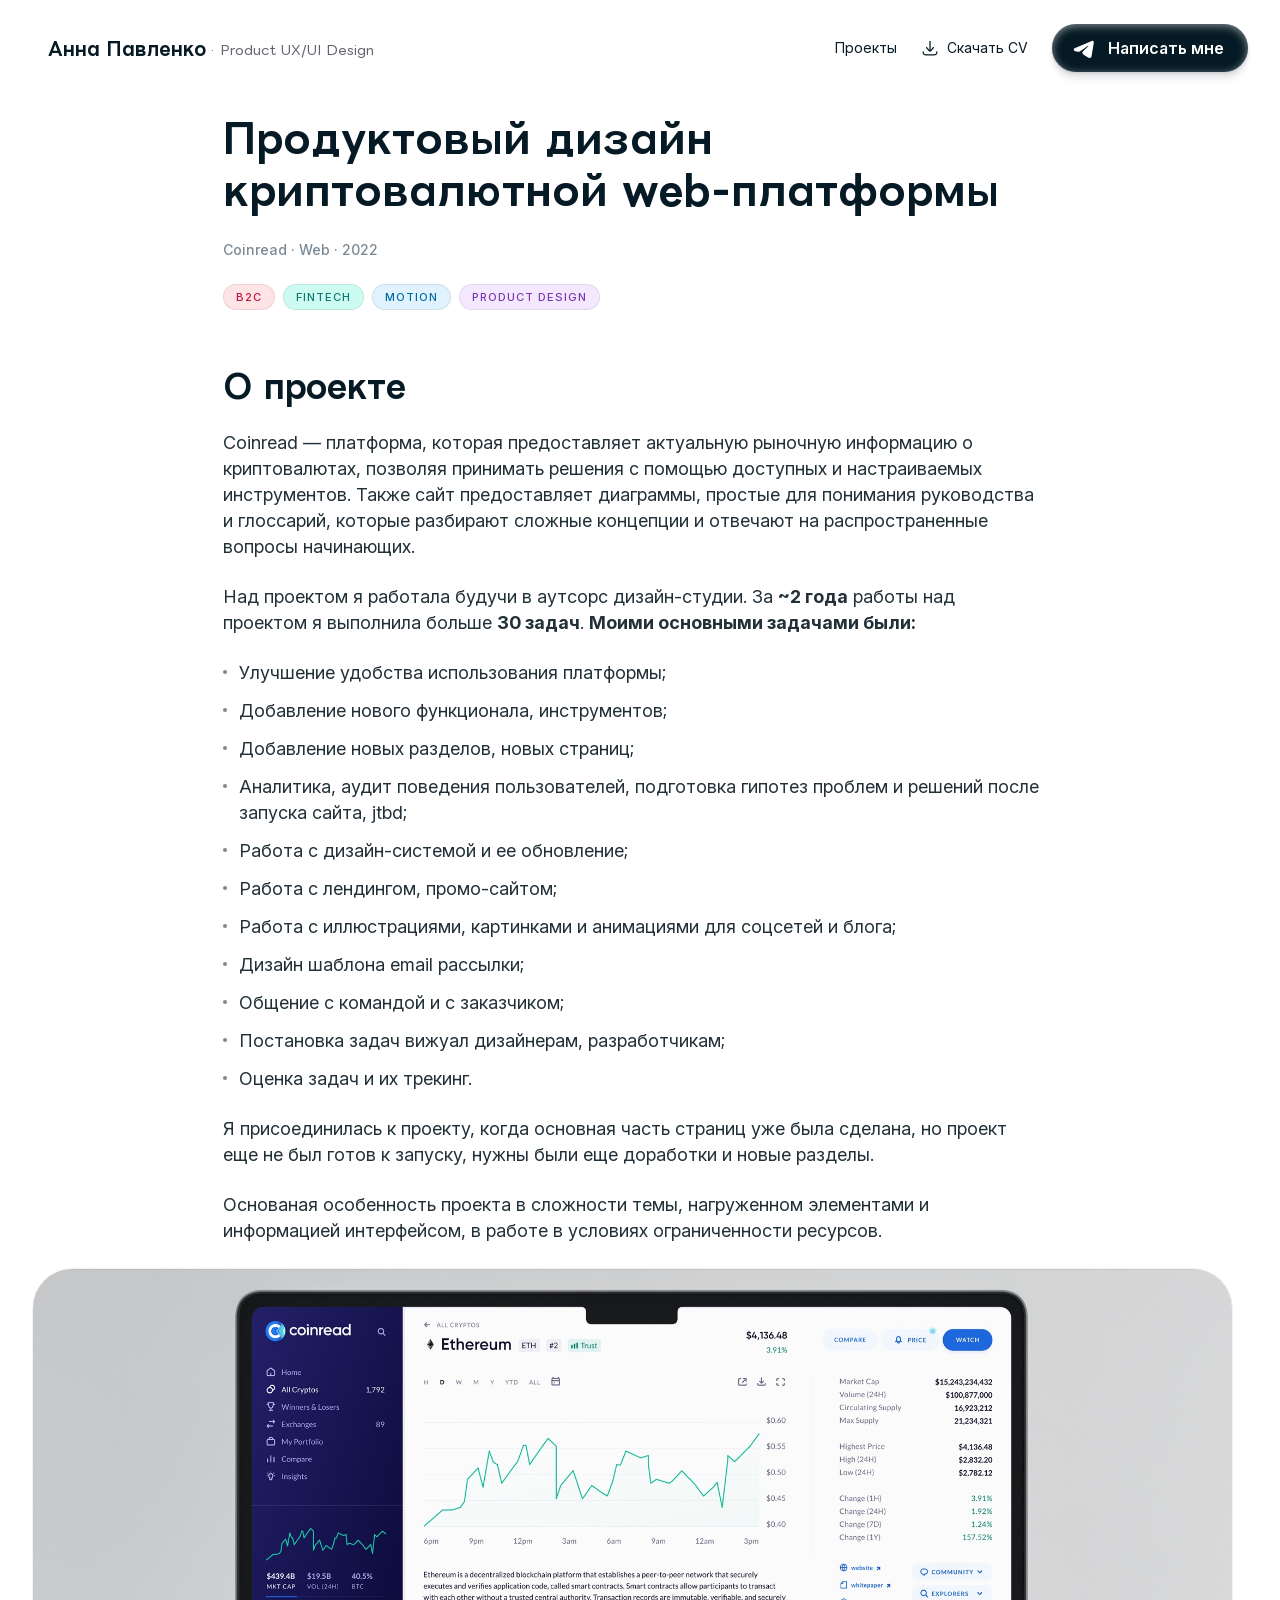
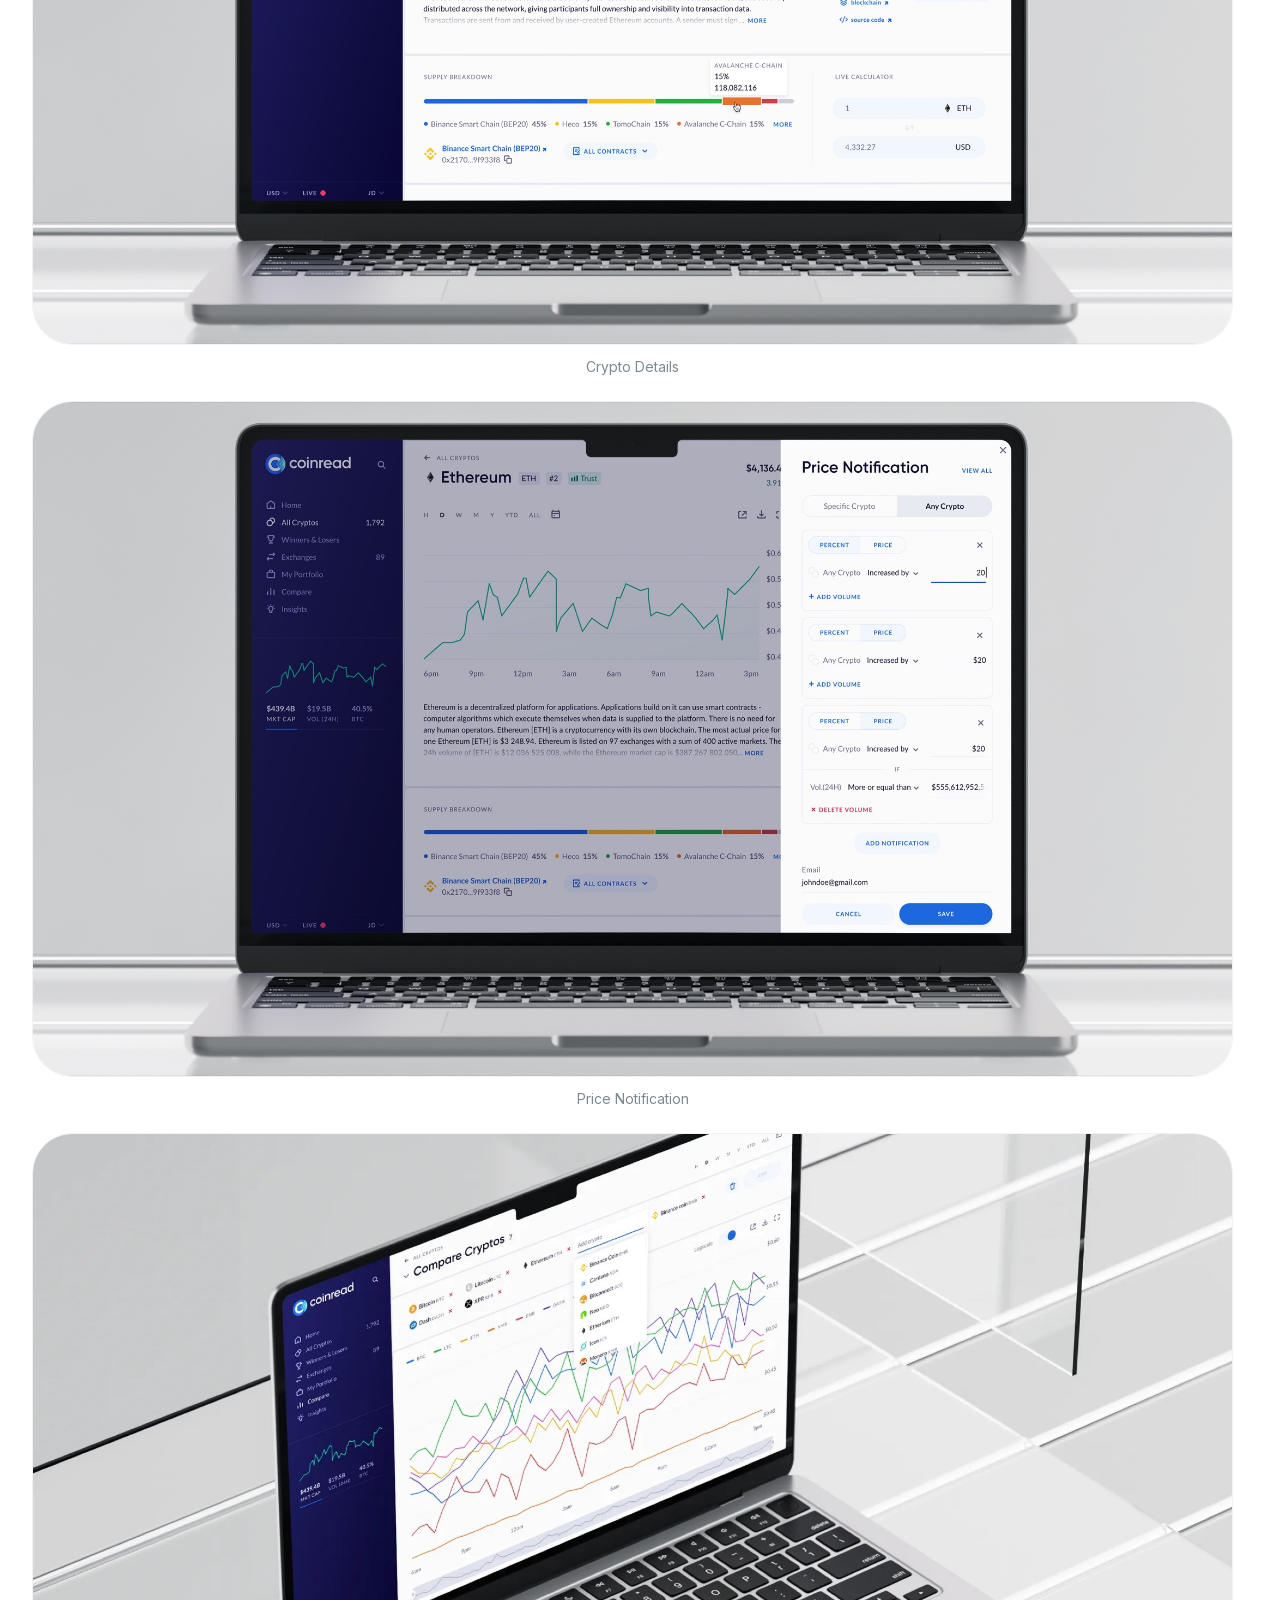
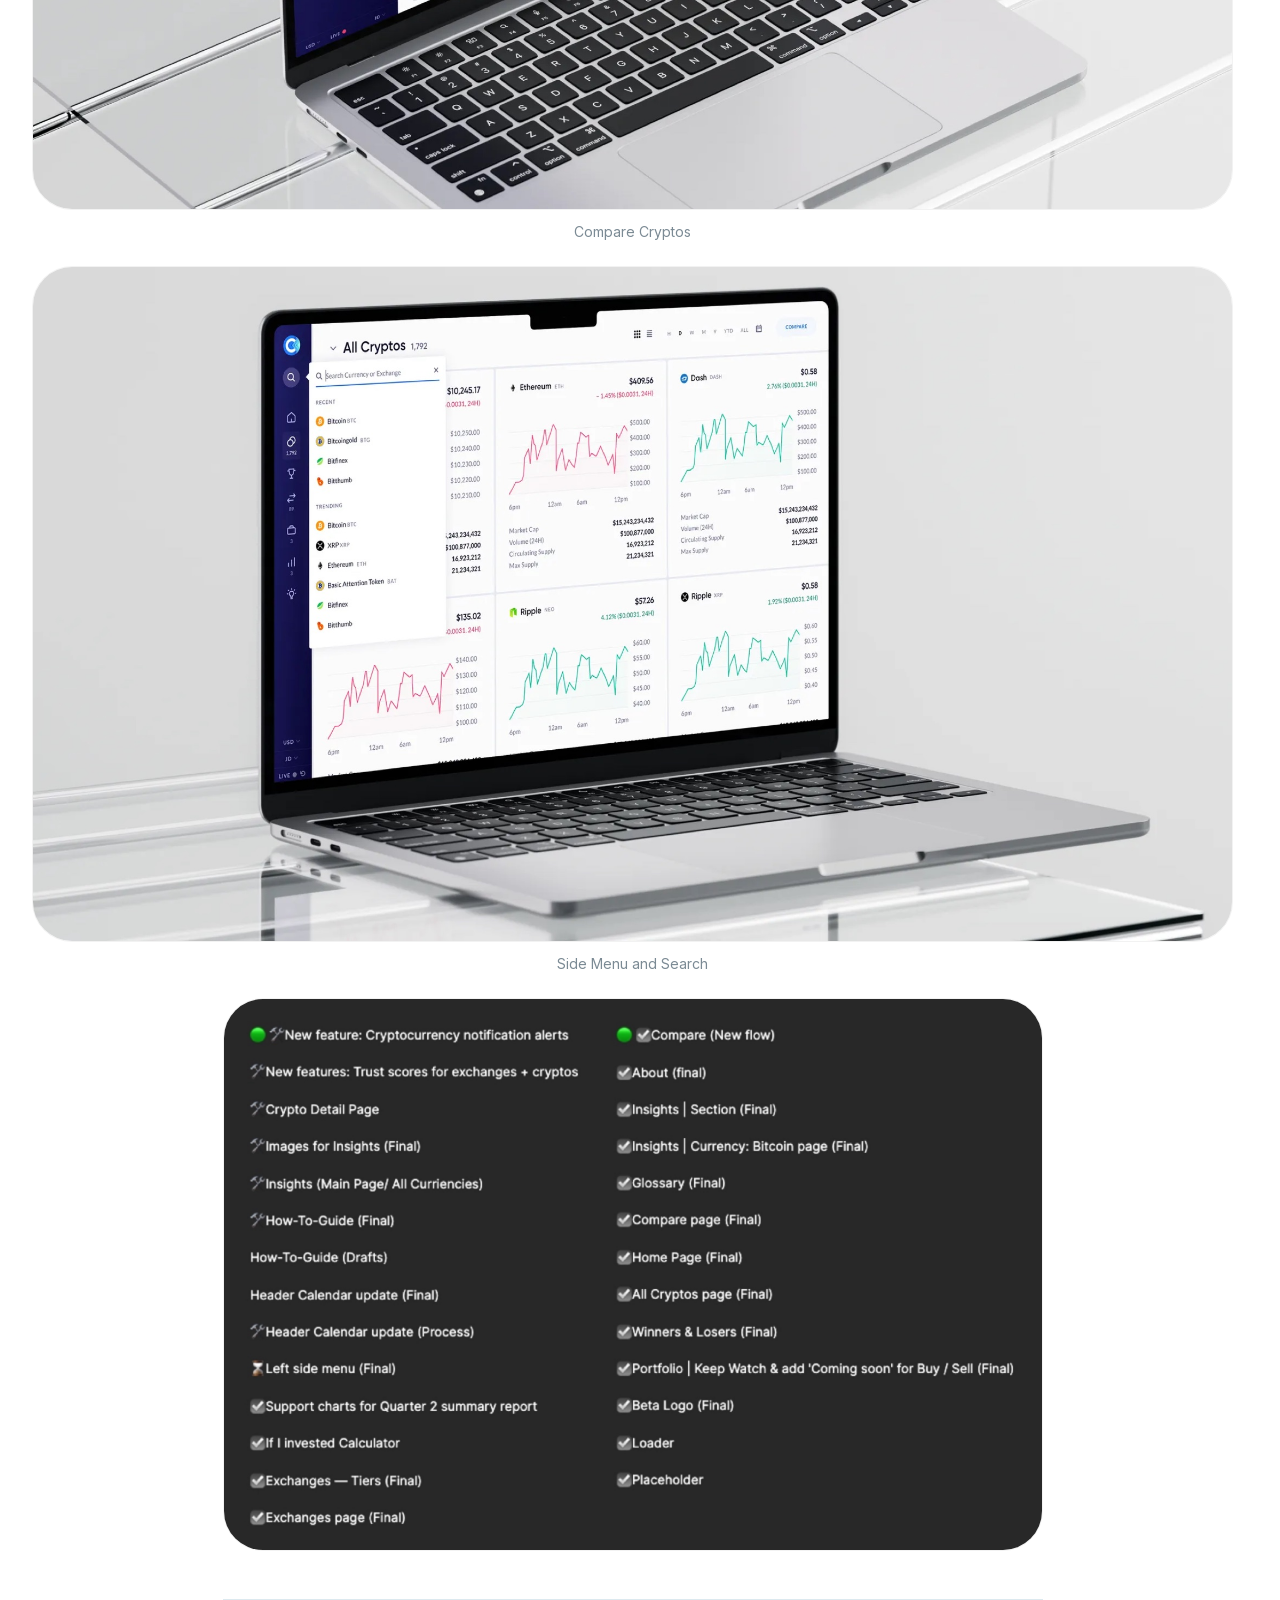
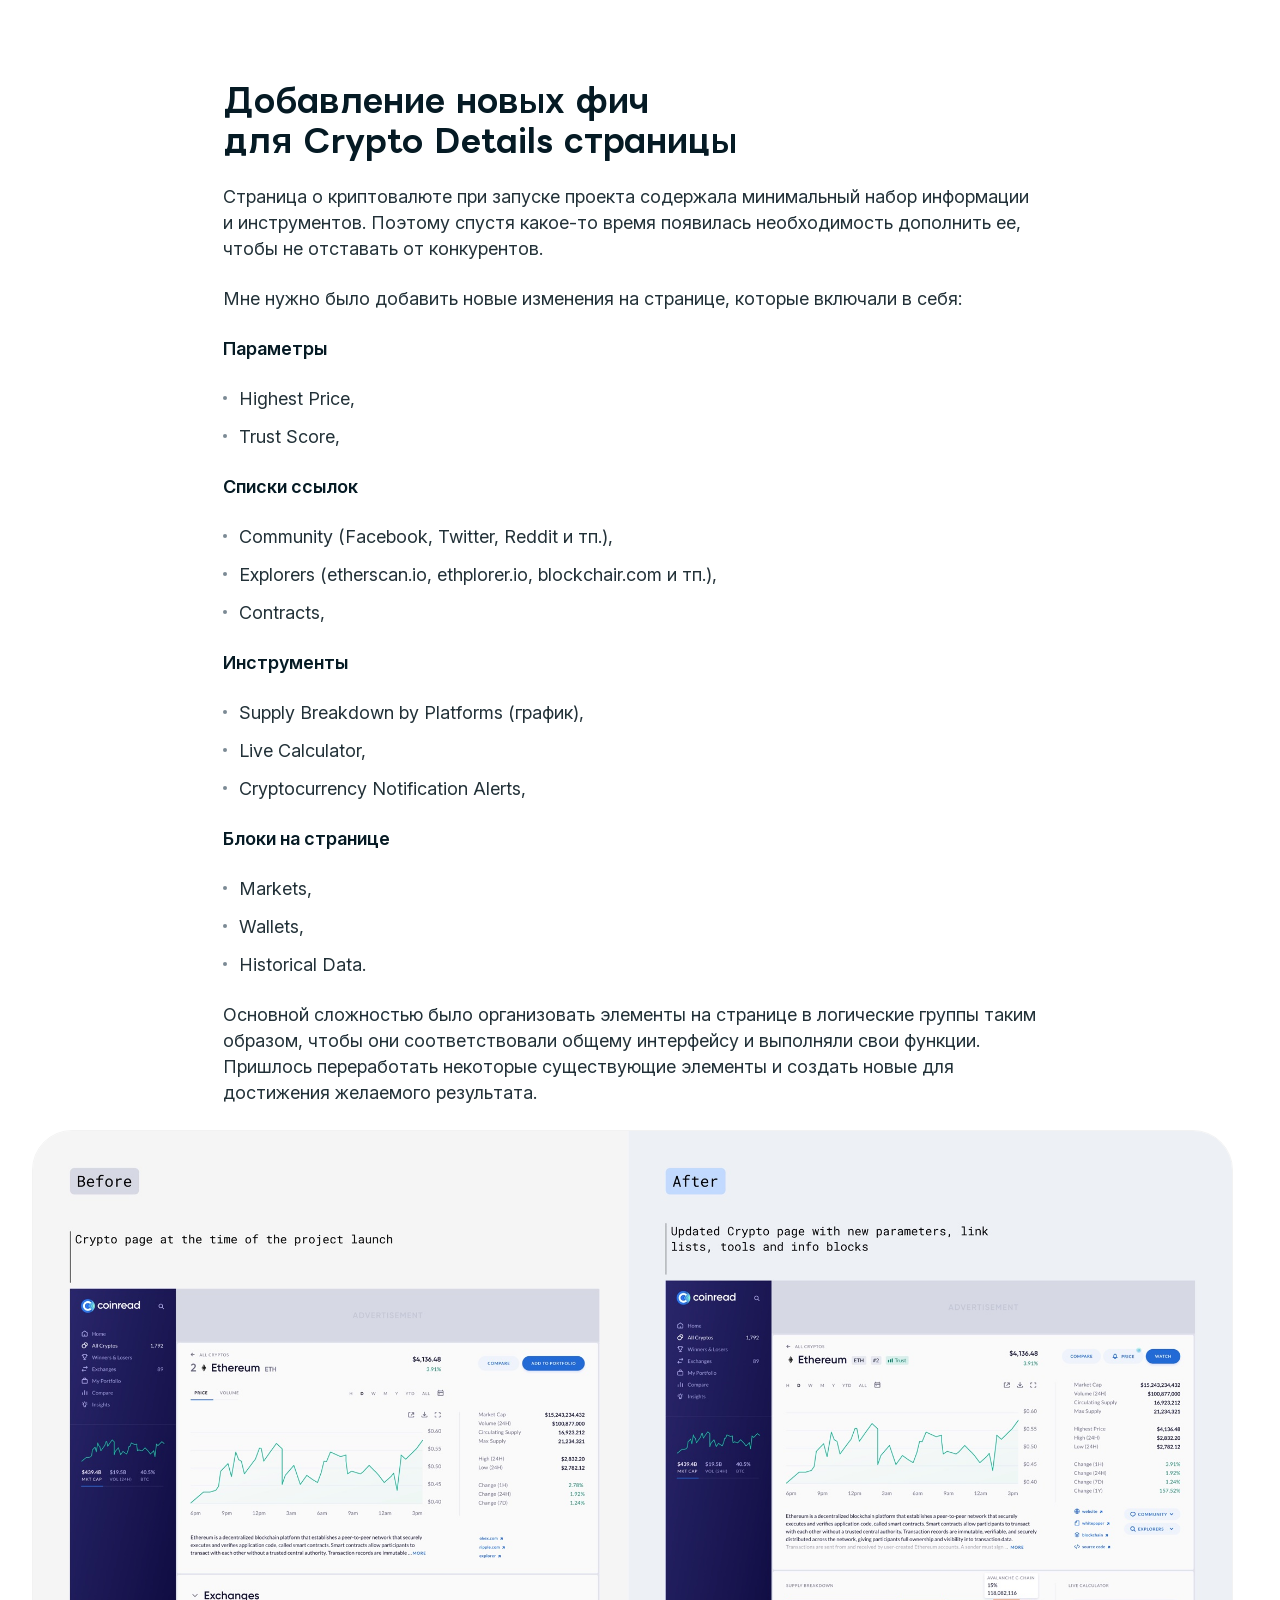
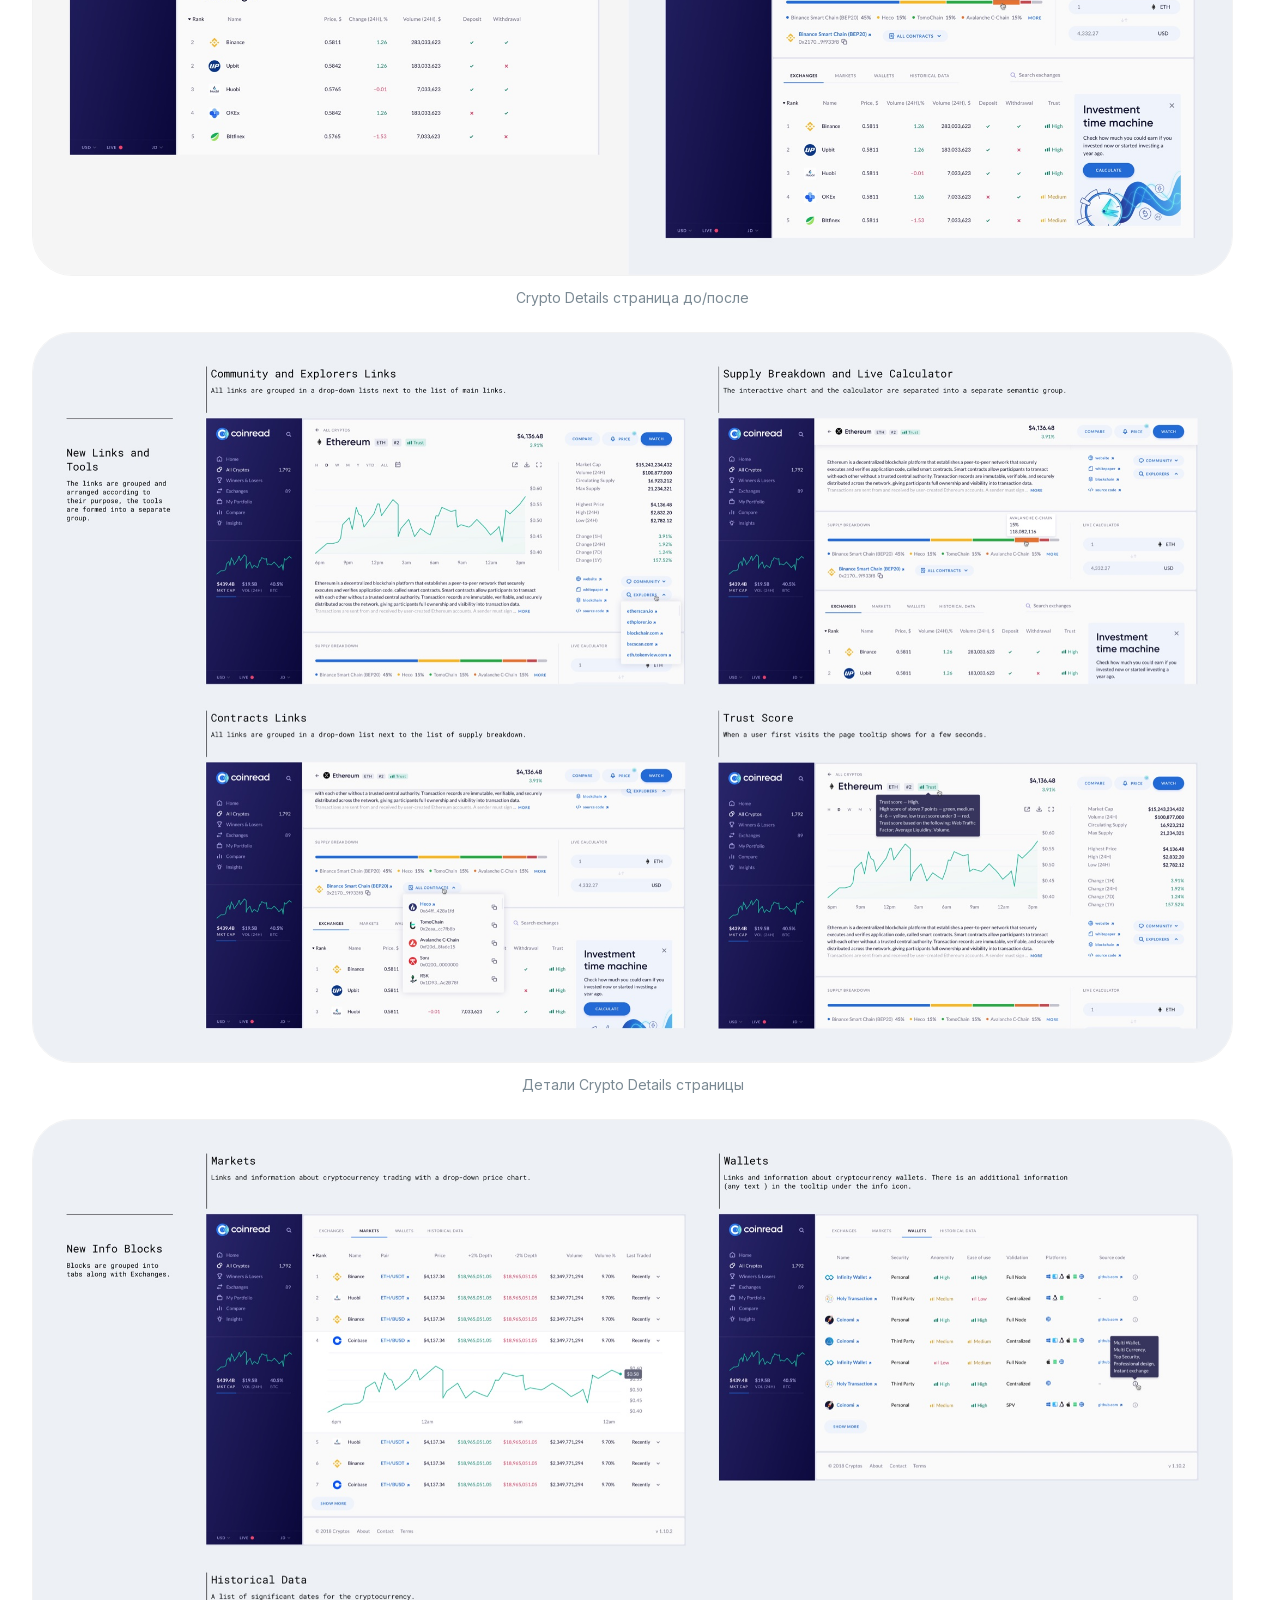
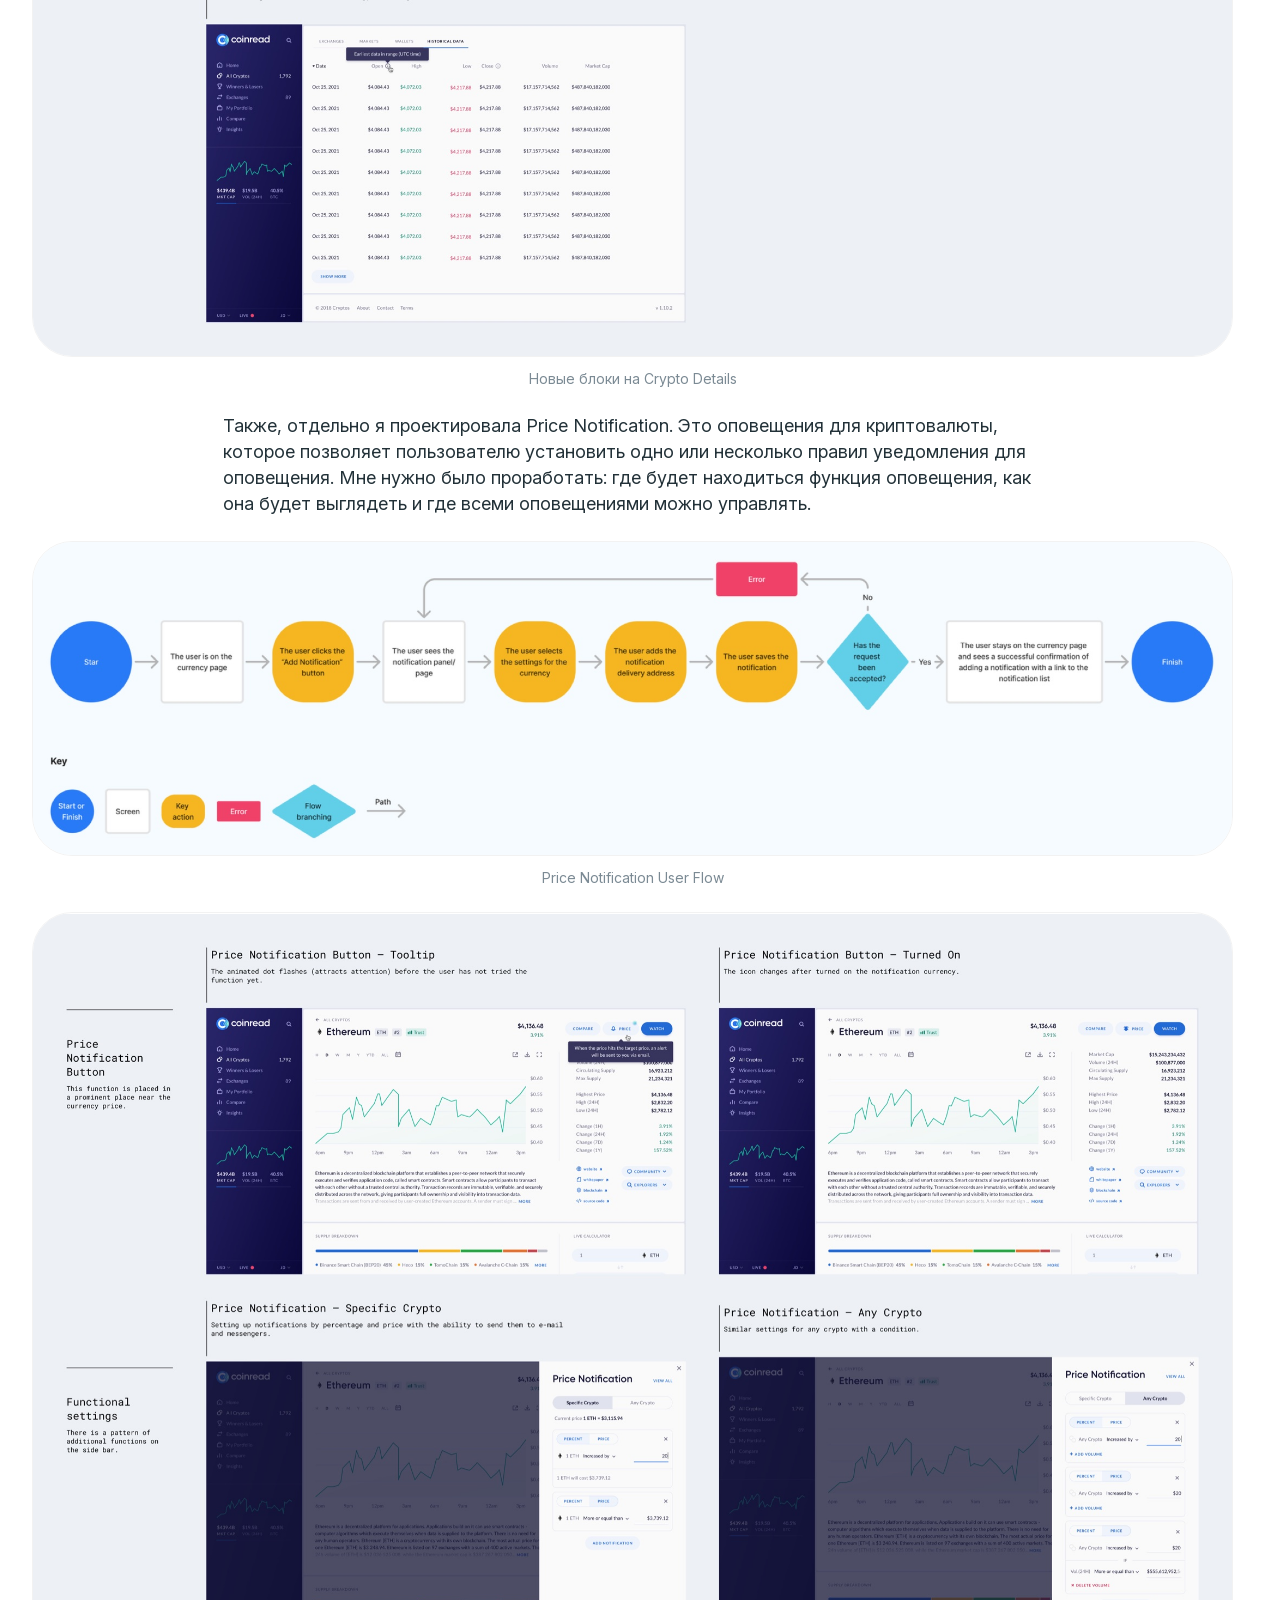
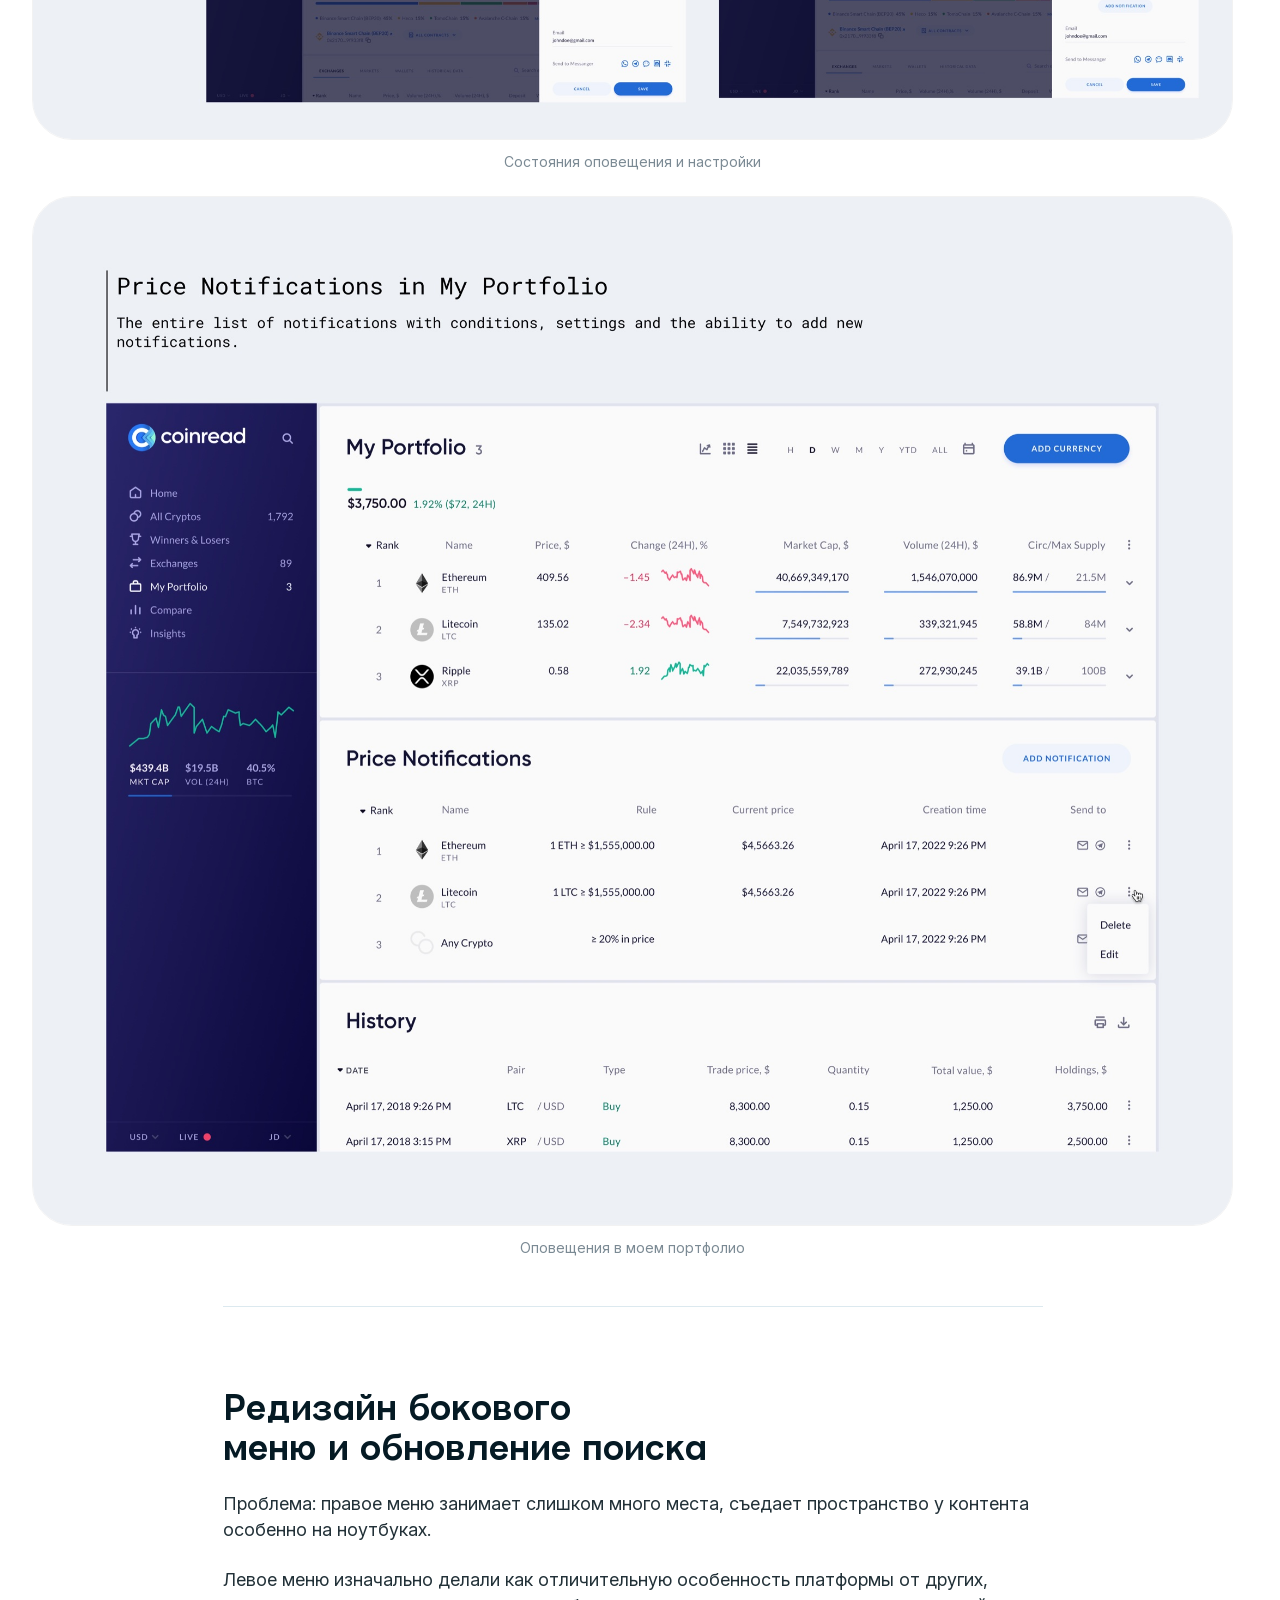
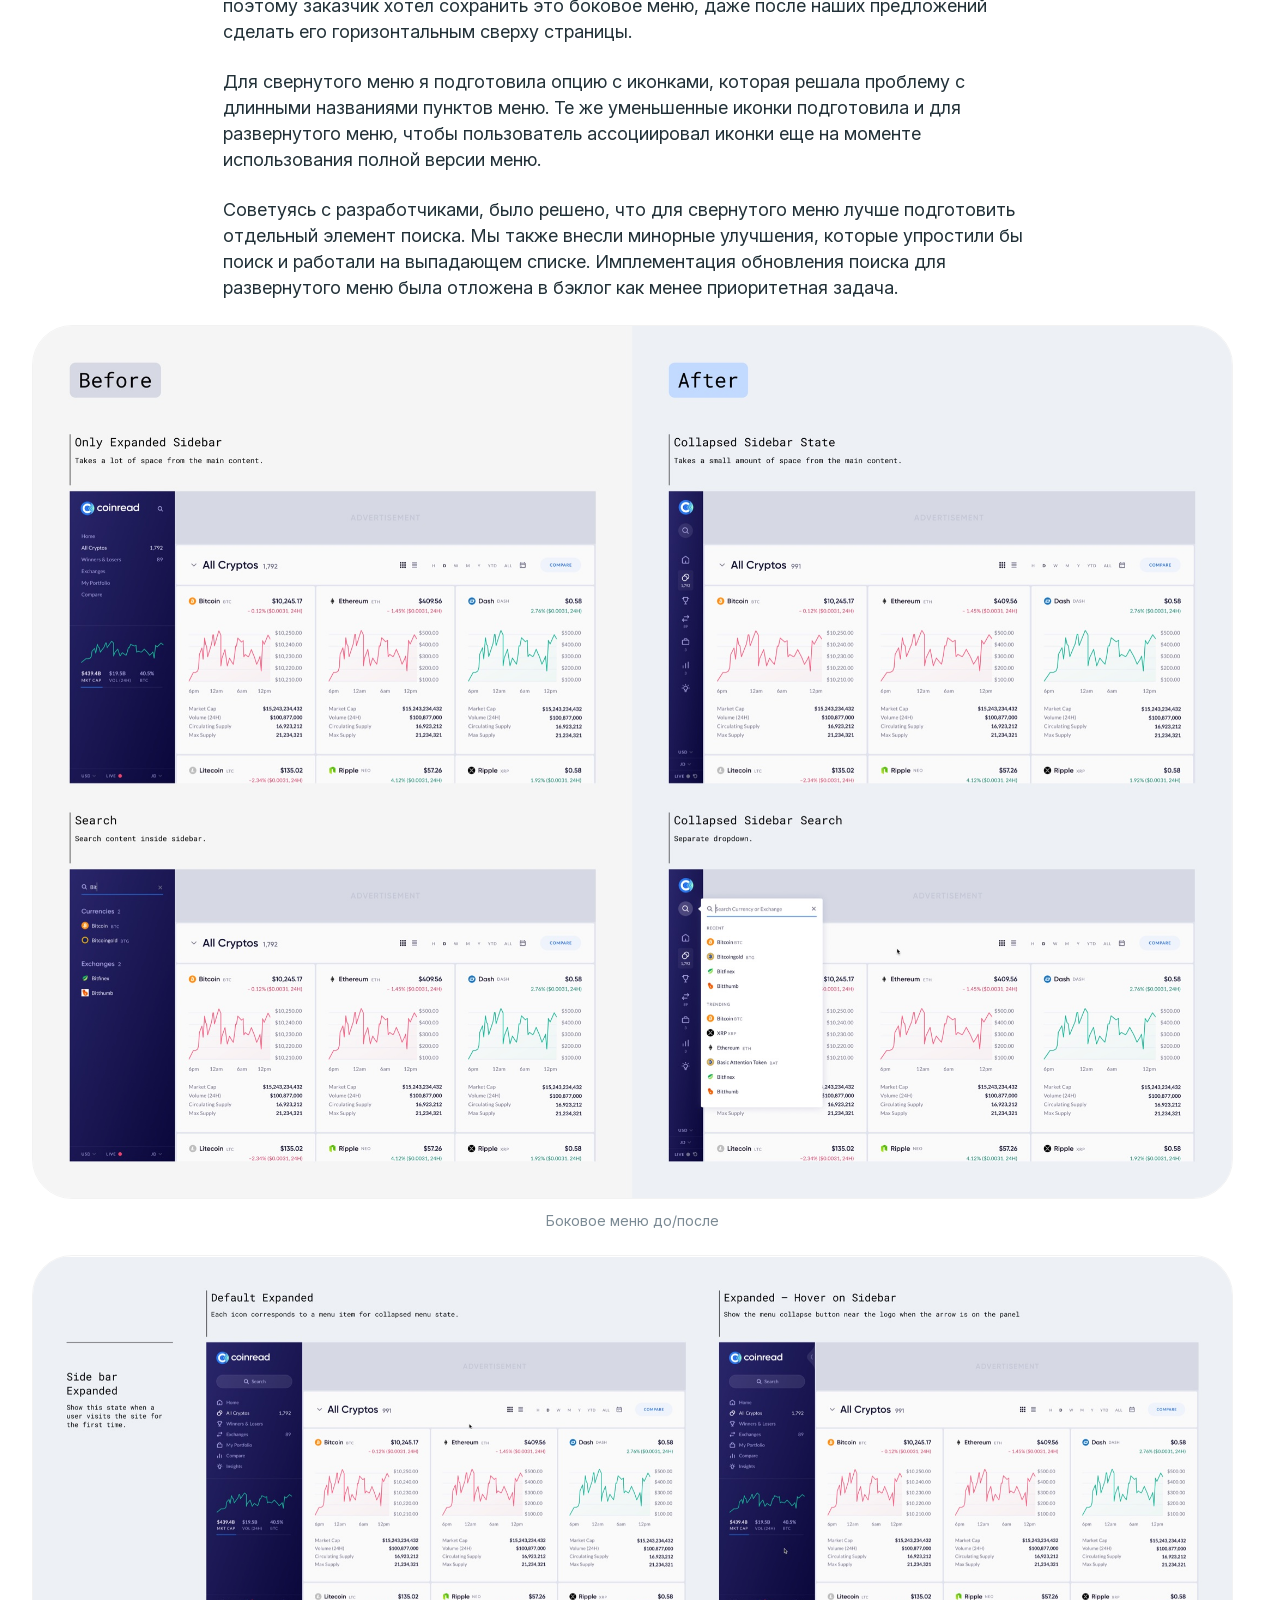
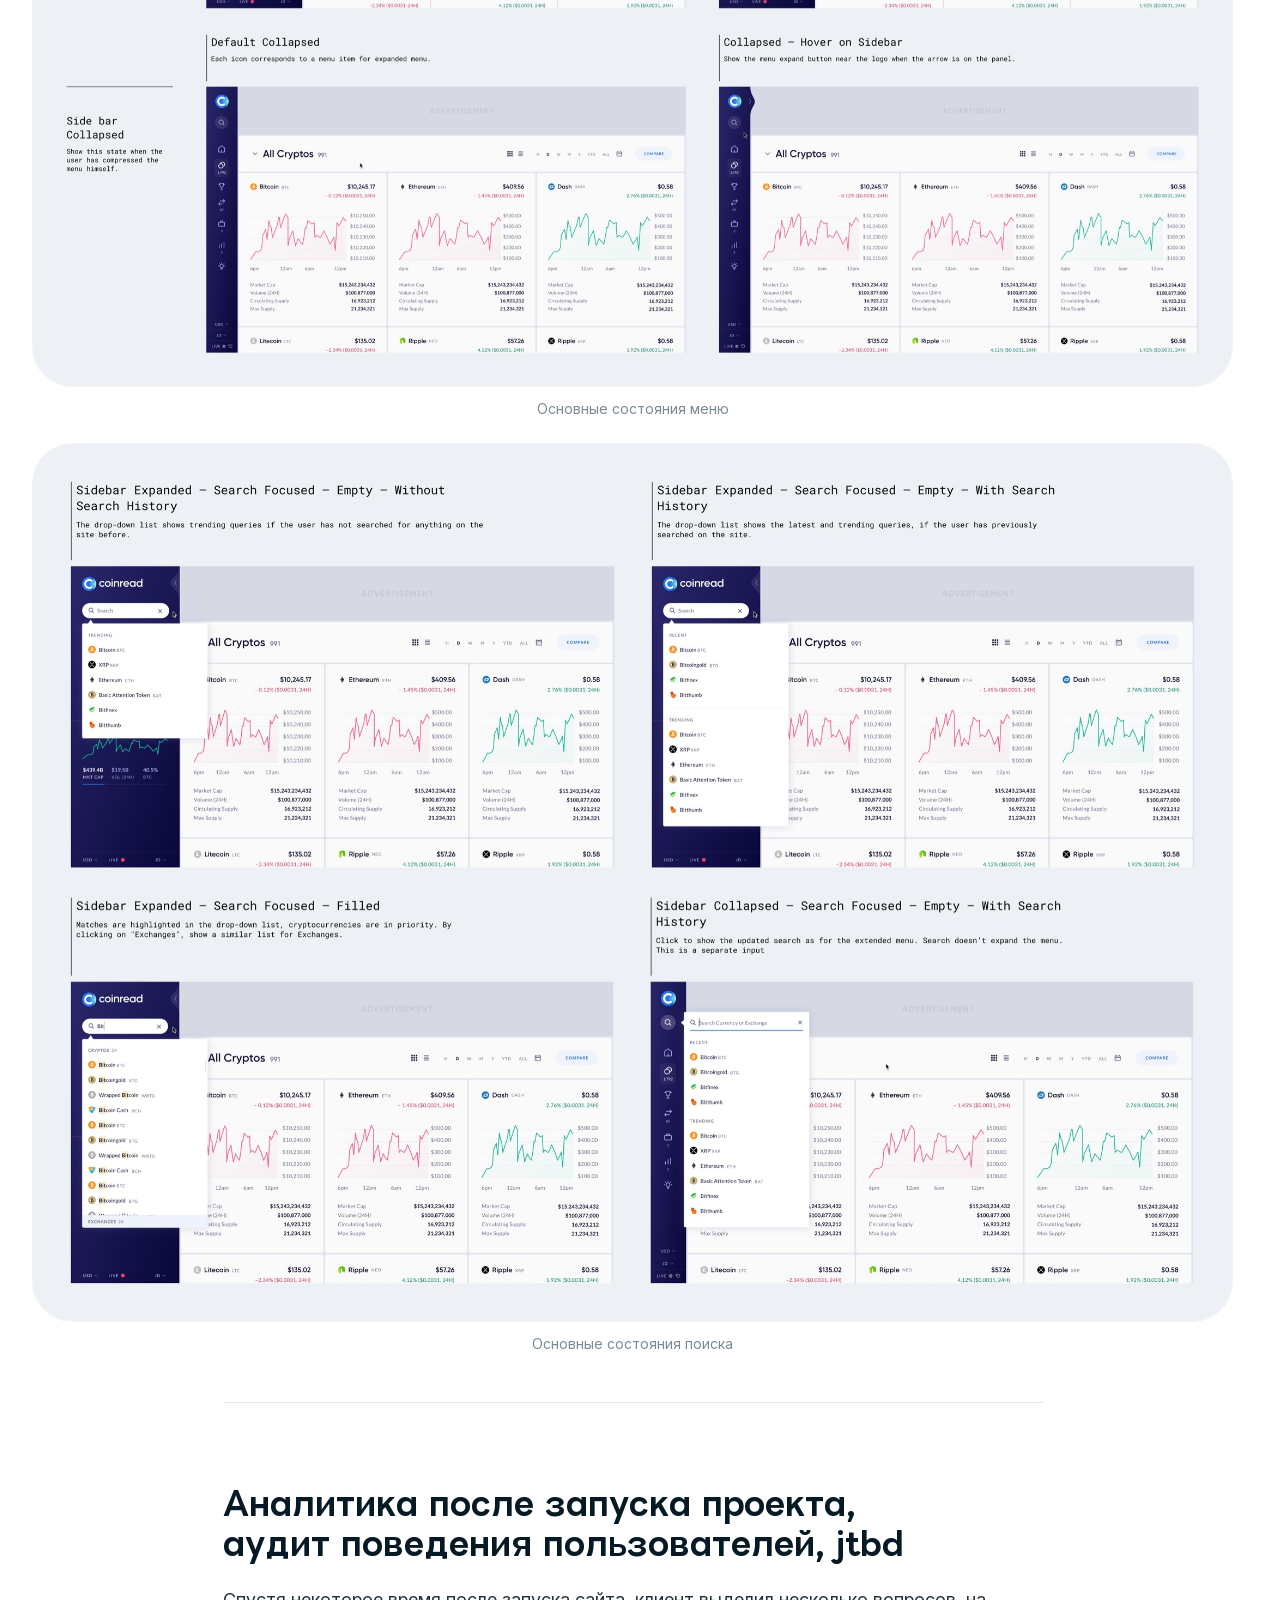
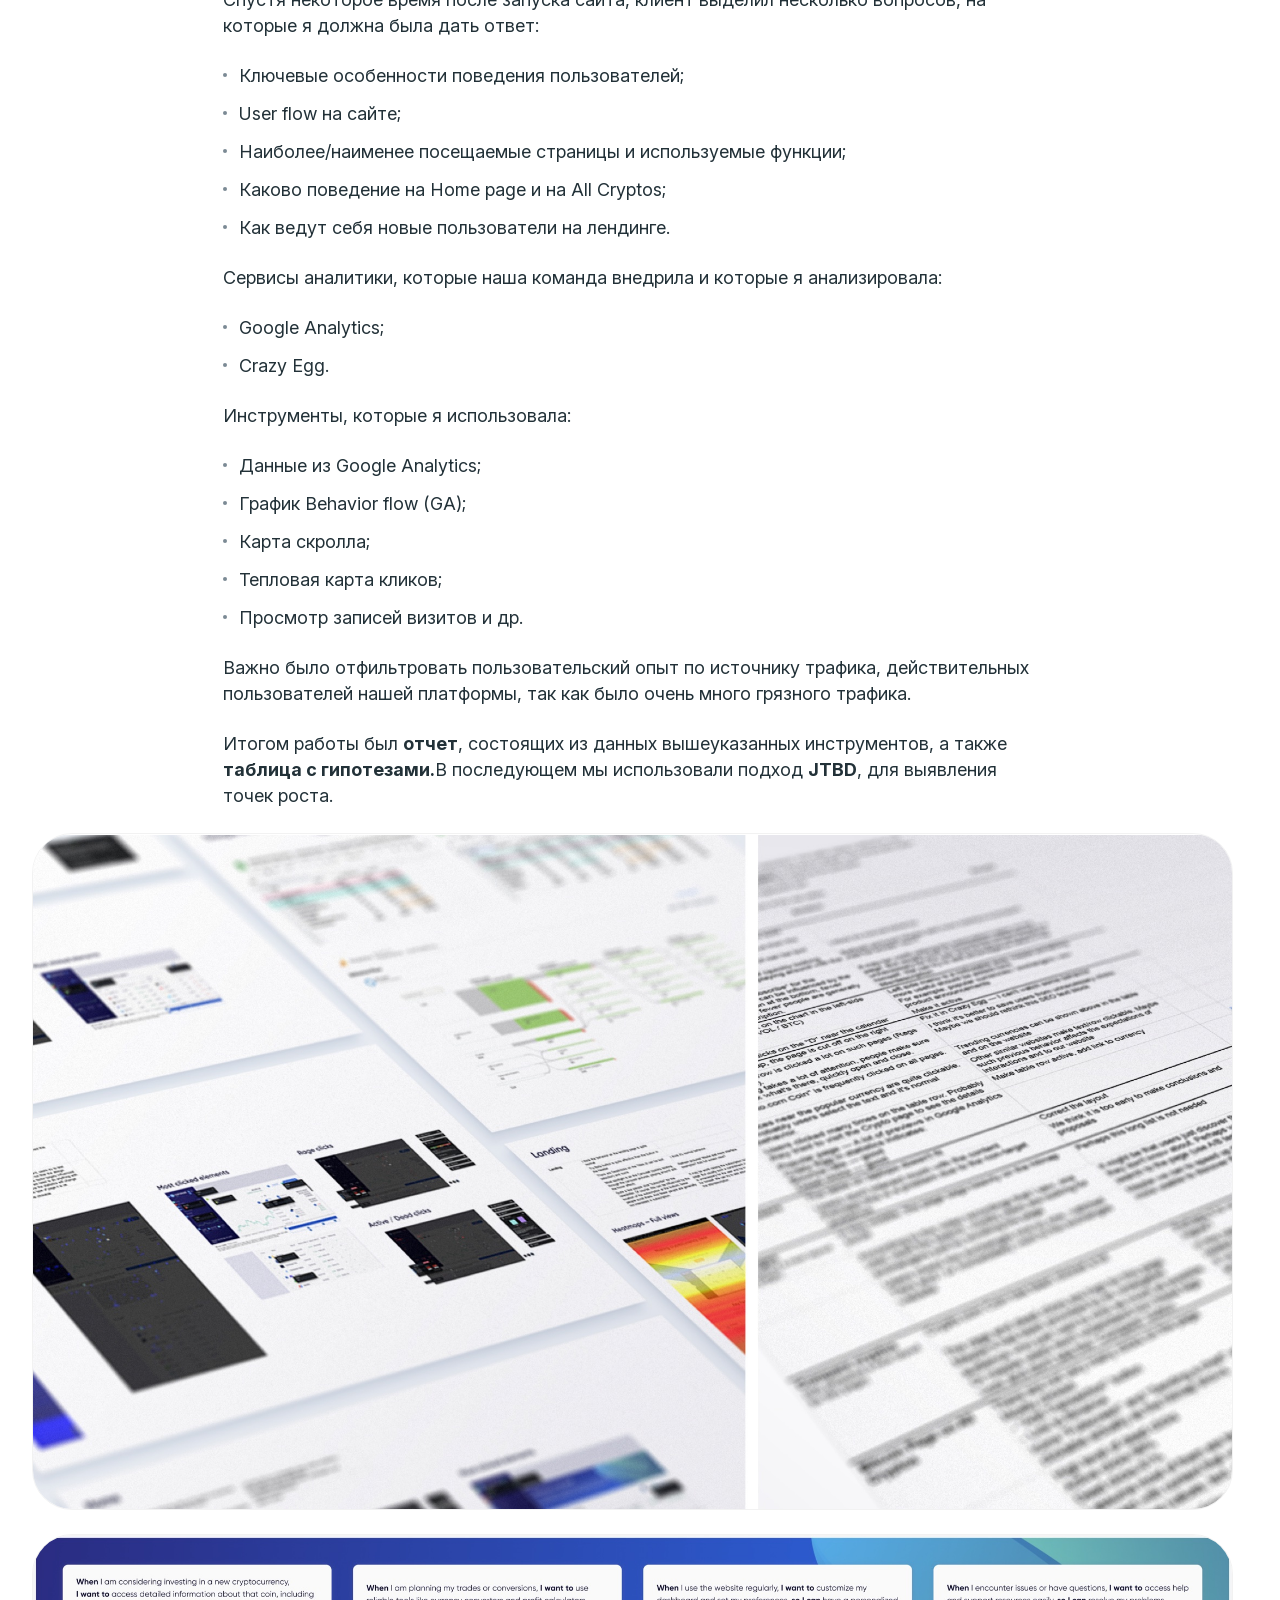
<file: projects/crypto-platform/index.html>
<!DOCTYPE html><html lang="ru" class="__variable_d18add"><head><meta charSet="utf-8"/><meta name="viewport" content="width=device-width, initial-scale=1"/><link rel="preload" href="/_next/static/media/0336a89fb4e7fc1d-s.p.woff2" as="font" crossorigin="" type="font/woff2"/><link rel="preload" as="image" href="/header/download.svg"/><link rel="preload" as="image" href="/header/telegram.svg"/><link rel="preload" as="image" href="/case-study/f365c.svg"/><link rel="preload" as="image" href="/case-study/e8a68.svg"/><link rel="preload" as="image" href="/case-study/globe.svg"/><link rel="stylesheet" href="/_next/static/css/a77494ed616c1e13.css" data-precedence="next"/><link rel="stylesheet" href="/_next/static/css/a1281ee937b2a462.css" data-precedence="next"/><link rel="stylesheet" href="/_next/static/css/a8e210cd2585e358.css" data-precedence="next"/><link rel="stylesheet" href="/_next/static/css/144978445694cc28.css" data-precedence="next"/><link rel="stylesheet" href="/_next/static/css/40828bb9d4d35c04.css" data-precedence="next"/><link rel="stylesheet" href="/_next/static/css/52859a80f5b30c94.css" data-precedence="next"/><link rel="preload" as="script" fetchPriority="low" href="/_next/static/chunks/webpack-a6104fa8d1556cdf.js"/><script src="/_next/static/chunks/fd9d1056-b11b2651f33aae7f.js" async=""></script><script src="/_next/static/chunks/117-d724553db90a2cbb.js" async=""></script><script src="/_next/static/chunks/main-app-ad5334f9c6920129.js" async=""></script><script src="/_next/static/chunks/448-6115dc82e62f569f.js" async=""></script><script src="/_next/static/chunks/145-a706dcd9dbee5123.js" async=""></script><script src="/_next/static/chunks/622-4f879ed77ea271b2.js" async=""></script><script src="/_next/static/chunks/655-d0f85aec4beb4dac.js" async=""></script><script src="/_next/static/chunks/733-91822280be6f2b6b.js" async=""></script><script src="/_next/static/chunks/app/projects/%5Bslug%5D/page-2445171f1aa4f0f1.js" async=""></script><script src="/_next/static/chunks/app/layout-6e2c98084edd7e2a.js" async=""></script><meta name="theme-color" media="(prefers-color-scheme: light)" content="#faf9f6"/><meta name="theme-color" media="(prefers-color-scheme: dark)" content="#0f0f10"/><title>Продуктовый дизайн криптовалютной web-платформы — Анна Павленко</title><meta name="description" content="Продуктовый дизайн криптовалютной web-платформы — Coinread · Web · 2022"/><meta name="author" content="Анна Павленко"/><meta name="keywords" content="Анна Павленко,Продуктовый дизайнер,UX/UI-дизайнер,Дизайн-системы,Портфолио"/><meta property="og:title" content="Продуктовый дизайн криптовалютной web-платформы — Анна Павленко"/><meta property="og:description" content="Продуктовый дизайн криптовалютной web-платформы — Coinread · Web · 2022"/><meta property="og:image" content="https://annaps-design.github.io/projects/crypto-platform/gallery-cover.png?v=aef0494f"/><meta property="og:image:alt" content="Продуктовый дизайн криптовалютной web-платформы"/><meta name="twitter:card" content="summary_large_image"/><meta name="twitter:title" content="Продуктовый дизайн криптовалютной web-платформы — Анна Павленко"/><meta name="twitter:description" content="Продуктовый дизайн криптовалютной web-платформы — Coinread · Web · 2022"/><meta name="twitter:image" content="https://annaps-design.github.io/projects/crypto-platform/gallery-cover.png?v=aef0494f"/><meta name="twitter:image:alt" content="Продуктовый дизайн криптовалютной web-платформы"/><link rel="icon" href="/favicon.ico?v=20261120" sizes="16x16 32x32 48x48"/><link rel="icon" href="/favicon.png?v=20261120" type="image/png" sizes="32x32"/><link rel="icon" href="/favicon.svg?v=20261120" type="image/svg+xml" sizes="any"/><link rel="apple-touch-icon" href="/apple-touch-icon.png?v=20261120" sizes="180x180"/><meta name="next-size-adjust"/><script>(function(){try{
    var t=localStorage.getItem('theme');
    if(t!=='light'&&t!=='dark'){t='light';}
    document.documentElement.dataset.theme=t;
    var l=localStorage.getItem('locale');
    if(l!=='en'&&l!=='ru'){l='ru';}
    document.documentElement.lang=l;
  }catch(e){}
  if(window.matchMedia('(prefers-reduced-motion: no-preference)').matches && 'IntersectionObserver' in window){
    document.documentElement.dataset.motion='ready';
    setTimeout(function(){
      if(!document.querySelector('[data-reveal-state]')) delete document.documentElement.dataset.motion;
    },4000);
  }
  })();</script><script src="/_next/static/chunks/polyfills-42372ed130431b0a.js" noModule=""></script></head><body class="min-h-dvh bg-canvas text-fg antialiased"><a href="#main" class="sr-only focus:not-sr-only focus:fixed focus:left-4 focus:top-4 focus:z-[200] focus:rounded-full focus:bg-fg focus:px-4 focus:py-2 focus:text-small focus:text-canvas">Skip to content</a><div class="portfolio-header-space" aria-hidden="true"></div><header class="portfolio-header" data-scrolled="false"><nav class="portfolio-nav" aria-label="Главная навигация"><a class="portfolio-identity" aria-label="Анна Павленко" href="/"><span class="portfolio-monogram" aria-hidden="true">АП</span><span class="portfolio-name">Анна Павленко</span><span class="portfolio-role">· Product UX/UI Design</span></a><div class="portfolio-nav-actions"><a class="portfolio-nav-link" href="/#projects"><span class="hover-copy"><span class="hover-word-mask"><span class="hover-word">Проекты<span class="hover-word-copy" aria-hidden="true">Проекты</span></span></span></span></a><a href="https://drive.google.com/file/d/1B96fQ1nGYfv91Ez7UOI6wGiYmQuzW_r_/view" target="_blank" rel="noopener noreferrer" class="portfolio-nav-link portfolio-cv"><img src="/header/download.svg" alt="" width="18" height="18"/><span class="portfolio-wide-label"><span class="hover-copy"><span class="hover-word-mask"><span class="hover-word">Скачать CV<span class="hover-word-copy" aria-hidden="true">Скачать CV</span></span></span></span></span><span class="portfolio-short-label"><span class="hover-copy"><span class="hover-word-mask"><span class="hover-word">CV<span class="hover-word-copy" aria-hidden="true">CV</span></span></span></span></span></a><a class="group inline-flex items-center justify-center gap-2 rounded-full font-medium transition-all duration-300 ease-premium select-none focus-visible:outline-none focus-visible:ring-2 focus-visible:ring-accent focus-visible:ring-offset-2 focus-visible:ring-offset-canvas disabled:pointer-events-none disabled:opacity-50 active:scale-[0.98] bg-accent text-accent-fg hover:bg-accent-strong h-11 px-5 text-small portfolio-header-contact" href="https://t.me/annyalta" target="_blank" rel="noopener noreferrer"><img src="/header/telegram.svg" alt="" width="24" height="24"/><span class="portfolio-wide-label"><span class="hover-copy"><span class="hover-word-mask"><span class="hover-word">Написать мне<span class="hover-word-copy" aria-hidden="true">Написать мне</span></span></span></span></span><span class="portfolio-short-label"><span class="hover-copy"><span class="hover-word-mask"><span class="hover-word">Написать<span class="hover-word-copy" aria-hidden="true">Написать</span></span></span></span></span></a></div></nav></header><div><main id="main"><article class="editorial-case" data-case="crypto-platform" aria-labelledby="case-title"><header class="case-column case-intro"><h1 id="case-title" data-reveal="heading"><span class="reveal-word-mask"><span class="reveal-word">Продуктовый</span></span> <span class="reveal-word-mask"><span class="reveal-word">дизайн</span></span> <span class="reveal-word-mask"><span class="reveal-word">криптовалютной web-платформы</span></span></h1><p data-reveal="block" class="case-meta">Coinread · Web · 2022</p><div class="case-tags"><span data-reveal="block" class="tag-chip inline-flex items-center rounded-full px-2.5 py-1.5 text-[0.6875rem] font-medium uppercase leading-none tracking-[0.05em] chip-rose">B2C</span><span data-reveal="block" class="tag-chip inline-flex items-center rounded-full px-2.5 py-1.5 text-[0.6875rem] font-medium uppercase leading-none tracking-[0.05em] chip-teal">Fintech</span><span data-reveal="block" class="tag-chip inline-flex items-center rounded-full px-2.5 py-1.5 text-[0.6875rem] font-medium uppercase leading-none tracking-[0.05em] chip-sky">Motion</span><span data-reveal="block" class="tag-chip inline-flex items-center rounded-full px-2.5 py-1.5 text-[0.6875rem] font-medium uppercase leading-none tracking-[0.05em] chip-violet">Product Design</span></div></header><div data-case-block="heading" class="case-column case-heading"><h2 data-reveal="heading"><span class="reveal-word-mask"><span class="reveal-word">О проекте</span></span></h2></div><div data-case-block="text" class="case-column case-text"><div class="case-paragraphs"><p data-reveal="block">Coinread — платформа, которая предоставляет актуальную рыночную информацию о криптовалютах, позволяя принимать решения с помощью доступных и настраиваемых инструментов. Также сайт предоставляет диаграммы, простые для понимания руководства и глоссарий, которые разбирают сложные концепции и отвечают на распространенные вопросы начинающих.</p></div></div><div data-case-block="text" class="case-column case-text"><div class="case-paragraphs"><p data-reveal="block">Над проектом я работала будучи в аутсорс дизайн-студии. За <strong>~2 года</strong> работы над проектом я выполнила больше <strong>30 задач</strong>. <strong>Моими основными задачами были:</strong></p></div></div><div data-case-block="list" class="case-column case-list-block"><ul class="case-list"><li data-reveal="block"><svg class="case-list-marker" data-marker="bullet" width="4" height="24" viewBox="0 0 4 24" aria-hidden="true" focusable="false"><circle cx="2" cy="12" r="2" fill="currentColor"></circle></svg><span>Улучшение удобства использования платформы;</span></li><li data-reveal="block"><svg class="case-list-marker" data-marker="bullet" width="4" height="24" viewBox="0 0 4 24" aria-hidden="true" focusable="false"><circle cx="2" cy="12" r="2" fill="currentColor"></circle></svg><span>Добавление нового функционала, инструментов;</span></li><li data-reveal="block"><svg class="case-list-marker" data-marker="bullet" width="4" height="24" viewBox="0 0 4 24" aria-hidden="true" focusable="false"><circle cx="2" cy="12" r="2" fill="currentColor"></circle></svg><span>Добавление новых разделов, новых страниц;</span></li><li data-reveal="block"><svg class="case-list-marker" data-marker="bullet" width="4" height="24" viewBox="0 0 4 24" aria-hidden="true" focusable="false"><circle cx="2" cy="12" r="2" fill="currentColor"></circle></svg><span>Аналитика, аудит поведения пользователей, подготовка гипотез проблем и решений  после запуска сайта, jtbd;</span></li><li data-reveal="block"><svg class="case-list-marker" data-marker="bullet" width="4" height="24" viewBox="0 0 4 24" aria-hidden="true" focusable="false"><circle cx="2" cy="12" r="2" fill="currentColor"></circle></svg><span>Работа с дизайн-системой и ее обновление;</span></li><li data-reveal="block"><svg class="case-list-marker" data-marker="bullet" width="4" height="24" viewBox="0 0 4 24" aria-hidden="true" focusable="false"><circle cx="2" cy="12" r="2" fill="currentColor"></circle></svg><span>Работа с лендингом, промо-сайтом;</span></li><li data-reveal="block"><svg class="case-list-marker" data-marker="bullet" width="4" height="24" viewBox="0 0 4 24" aria-hidden="true" focusable="false"><circle cx="2" cy="12" r="2" fill="currentColor"></circle></svg><span>Работа с иллюстрациями, картинками и анимациями для соцсетей и блога;</span></li><li data-reveal="block"><svg class="case-list-marker" data-marker="bullet" width="4" height="24" viewBox="0 0 4 24" aria-hidden="true" focusable="false"><circle cx="2" cy="12" r="2" fill="currentColor"></circle></svg><span>Дизайн шаблона email рассылки;</span></li><li data-reveal="block"><svg class="case-list-marker" data-marker="bullet" width="4" height="24" viewBox="0 0 4 24" aria-hidden="true" focusable="false"><circle cx="2" cy="12" r="2" fill="currentColor"></circle></svg><span>Общение с командой и с заказчиком;</span></li><li data-reveal="block"><svg class="case-list-marker" data-marker="bullet" width="4" height="24" viewBox="0 0 4 24" aria-hidden="true" focusable="false"><circle cx="2" cy="12" r="2" fill="currentColor"></circle></svg><span>Постановка задач вижуал дизайнерам, разработчикам;</span></li><li data-reveal="block"><svg class="case-list-marker" data-marker="bullet" width="4" height="24" viewBox="0 0 4 24" aria-hidden="true" focusable="false"><circle cx="2" cy="12" r="2" fill="currentColor"></circle></svg><span>Оценка задач и их трекинг.</span></li></ul></div><div data-case-block="text" class="case-column case-text"><div class="case-paragraphs"><p data-reveal="block">Я присоединилась к проекту, когда основная часть страниц уже была сделана, но проект еще не был готов к запуску, нужны были еще доработки и новые разделы.</p></div></div><div data-case-block="text" class="case-column case-text"><div class="case-paragraphs"><p data-reveal="block">Основаная особенность проекта в сложности темы, нагруженном элементами и информацией интерфейсом, в работе в условиях ограниченности ресурсов.</p></div></div><div data-case-block="media" data-source-node="9c577fe7-15e8-8259-b38d-81ec146c88e8" class="case-media" data-columns="1" style="--media-before:0px;--media-after:0px"><div class="gallery-grid flex flex-wrap justify-center gap-4" data-columns="1"><figure data-reveal="block" class="gallery-figure group w-full"><button type="button" class="gallery-trigger gallery-thumbnail relative block w-full overflow-hidden rounded-2xl bg-surface-2 focus-visible:outline-none focus-visible:ring-2 focus-visible:ring-accent focus-visible:ring-offset-2 focus-visible:ring-offset-canvas" aria-label="Crypto Details" aria-haspopup="dialog"><span class="gallery-preview block aspect-[4/3]" style="aspect-ratio:3352 / 1886"><img alt="Crypto Details" loading="lazy" decoding="async" data-nimg="fill" class="object-cover " style="position:absolute;height:100%;width:100%;left:0;top:0;right:0;bottom:0;color:transparent" src="/projects/crypto-platform/9c577fe7-15e8-8259-b38d-81ec146c88e8-preview.jpg"/></span></button><figcaption class="gallery-caption mt-3 text-small text-subtle">Crypto Details</figcaption></figure></div></div><div data-case-block="media" data-source-node="eca77fe7-15e8-826a-8805-016fe0ef93ef" class="case-media" data-columns="1" style="--media-before:0px;--media-after:0px"><div class="gallery-grid flex flex-wrap justify-center gap-4" data-columns="1"><figure data-reveal="block" class="gallery-figure group w-full"><button type="button" class="gallery-trigger gallery-thumbnail relative block w-full overflow-hidden rounded-2xl bg-surface-2 focus-visible:outline-none focus-visible:ring-2 focus-visible:ring-accent focus-visible:ring-offset-2 focus-visible:ring-offset-canvas" aria-label="Price Notification" aria-haspopup="dialog"><span class="gallery-preview block aspect-[4/3]" style="aspect-ratio:3352 / 1886"><img alt="Price Notification" loading="lazy" decoding="async" data-nimg="fill" class="object-cover " style="position:absolute;height:100%;width:100%;left:0;top:0;right:0;bottom:0;color:transparent" src="/projects/crypto-platform/eca77fe7-15e8-826a-8805-016fe0ef93ef-preview.jpg"/></span></button><figcaption class="gallery-caption mt-3 text-small text-subtle">Price Notification</figcaption></figure></div></div><div data-case-block="media" data-source-node="25577fe7-15e8-824a-8c1a-0110cbd32ff0" class="case-media" data-columns="1" style="--media-before:0px;--media-after:0px"><div class="gallery-grid flex flex-wrap justify-center gap-4" data-columns="1"><figure data-reveal="block" class="gallery-figure group w-full"><button type="button" class="gallery-trigger gallery-thumbnail relative block w-full overflow-hidden rounded-2xl bg-surface-2 focus-visible:outline-none focus-visible:ring-2 focus-visible:ring-accent focus-visible:ring-offset-2 focus-visible:ring-offset-canvas" aria-label="Compare Cryptos" aria-haspopup="dialog"><span class="gallery-preview block aspect-[4/3]" style="aspect-ratio:2048 / 1152"><img alt="Compare Cryptos" loading="lazy" decoding="async" data-nimg="fill" class="object-cover " style="position:absolute;height:100%;width:100%;left:0;top:0;right:0;bottom:0;color:transparent" src="/projects/crypto-platform/25577fe7-15e8-824a-8c1a-0110cbd32ff0-preview.jpg"/></span></button><figcaption class="gallery-caption mt-3 text-small text-subtle">Compare Cryptos</figcaption></figure></div></div><div data-case-block="media" data-source-node="8f077fe7-15e8-82b7-be2f-0157864022ff" class="case-media" data-columns="1" style="--media-before:0px;--media-after:0px"><div class="gallery-grid flex flex-wrap justify-center gap-4" data-columns="1"><figure data-reveal="block" class="gallery-figure group w-full"><button type="button" class="gallery-trigger gallery-thumbnail relative block w-full overflow-hidden rounded-2xl bg-surface-2 focus-visible:outline-none focus-visible:ring-2 focus-visible:ring-accent focus-visible:ring-offset-2 focus-visible:ring-offset-canvas" aria-label="Side Menu and Search" aria-haspopup="dialog"><span class="gallery-preview block aspect-[4/3]" style="aspect-ratio:2048 / 1152"><img alt="Side Menu and Search" loading="lazy" decoding="async" data-nimg="fill" class="object-cover " style="position:absolute;height:100%;width:100%;left:0;top:0;right:0;bottom:0;color:transparent" src="/projects/crypto-platform/8f077fe7-15e8-82b7-be2f-0157864022ff-preview.jpg"/></span></button><figcaption class="gallery-caption mt-3 text-small text-subtle">Side Menu and Search</figcaption></figure></div></div><div data-case-block="media" data-source-node="f1d77fe7-15e8-8261-b2ff-81dcbeacea10" class="case-media" data-columns="1" style="max-width:820px;--media-before:0px;--media-after:0px"><div class="gallery-grid flex flex-wrap justify-center gap-4" data-columns="1"><figure data-reveal="block" class="gallery-figure group w-full"><button type="button" class="gallery-trigger gallery-thumbnail relative block w-full overflow-hidden rounded-2xl bg-surface-2 focus-visible:outline-none focus-visible:ring-2 focus-visible:ring-accent focus-visible:ring-offset-2 focus-visible:ring-offset-canvas" aria-label="Coinread — инструменты платформы" aria-haspopup="dialog"><span class="gallery-preview block aspect-[4/3]" style="aspect-ratio:846 / 570"><img alt="Coinread — инструменты платформы" loading="lazy" decoding="async" data-nimg="fill" class="object-cover " style="position:absolute;height:100%;width:100%;left:0;top:0;right:0;bottom:0;color:transparent" src="/projects/crypto-platform/f1d77fe7-15e8-8261-b2ff-81dcbeacea10-preview.jpg"/></span></button></figure></div></div><div data-case-block="divider" data-reveal="block" class="case-column case-divider"><hr/></div><div data-case-block="heading" class="case-column case-heading"><h2 data-reveal="heading"><span class="reveal-word-mask"><span class="reveal-word">Добавление</span></span> <span class="reveal-word-mask"><span class="reveal-word">новых</span></span> <span class="reveal-word-mask"><span class="reveal-word">фич</span></span> <span class="reveal-word-mask"><span class="reveal-word">для Crypto</span></span> <span class="reveal-word-mask"><span class="reveal-word">Details страницы</span></span></h2></div><div data-case-block="text" class="case-column case-text"><div class="case-paragraphs"><p data-reveal="block">Страница о криптовалюте при запуске проекта содержала минимальный набор информации и инструментов. Поэтому спустя какое-то время появилась необходимость дополнить ее, чтобы не отставать от конкурентов.</p></div></div><div data-case-block="text" class="case-column case-text"><div class="case-paragraphs"><p data-reveal="block">Мне нужно было добавить новые изменения на странице, которые включали в себя:</p></div></div><div data-case-block="list" class="case-column case-list-block"><p data-reveal="block" class="case-list-title">Параметры</p><ul class="case-list"><li data-reveal="block"><svg class="case-list-marker" data-marker="bullet" width="4" height="24" viewBox="0 0 4 24" aria-hidden="true" focusable="false"><circle cx="2" cy="12" r="2" fill="currentColor"></circle></svg><span>Highest Price,</span></li><li data-reveal="block"><svg class="case-list-marker" data-marker="bullet" width="4" height="24" viewBox="0 0 4 24" aria-hidden="true" focusable="false"><circle cx="2" cy="12" r="2" fill="currentColor"></circle></svg><span>Trust Score,</span></li></ul></div><div data-case-block="list" class="case-column case-list-block"><p data-reveal="block" class="case-list-title">Списки ссылок</p><ul class="case-list"><li data-reveal="block"><svg class="case-list-marker" data-marker="bullet" width="4" height="24" viewBox="0 0 4 24" aria-hidden="true" focusable="false"><circle cx="2" cy="12" r="2" fill="currentColor"></circle></svg><span>Community (Facebook, Twitter, Reddit и тп.),</span></li><li data-reveal="block"><svg class="case-list-marker" data-marker="bullet" width="4" height="24" viewBox="0 0 4 24" aria-hidden="true" focusable="false"><circle cx="2" cy="12" r="2" fill="currentColor"></circle></svg><span>Explorers (etherscan.io, ethplorer.io, blockchair.com и тп.),</span></li><li data-reveal="block"><svg class="case-list-marker" data-marker="bullet" width="4" height="24" viewBox="0 0 4 24" aria-hidden="true" focusable="false"><circle cx="2" cy="12" r="2" fill="currentColor"></circle></svg><span>Contracts,</span></li></ul></div><div data-case-block="list" class="case-column case-list-block"><p data-reveal="block" class="case-list-title">Инструменты</p><ul class="case-list"><li data-reveal="block"><svg class="case-list-marker" data-marker="bullet" width="4" height="24" viewBox="0 0 4 24" aria-hidden="true" focusable="false"><circle cx="2" cy="12" r="2" fill="currentColor"></circle></svg><span>Supply Breakdown by Platforms (график),</span></li><li data-reveal="block"><svg class="case-list-marker" data-marker="bullet" width="4" height="24" viewBox="0 0 4 24" aria-hidden="true" focusable="false"><circle cx="2" cy="12" r="2" fill="currentColor"></circle></svg><span>Live Calculator,</span></li><li data-reveal="block"><svg class="case-list-marker" data-marker="bullet" width="4" height="24" viewBox="0 0 4 24" aria-hidden="true" focusable="false"><circle cx="2" cy="12" r="2" fill="currentColor"></circle></svg><span>Cryptocurrency Notification Alerts,</span></li></ul></div><div data-case-block="list" class="case-column case-list-block"><p data-reveal="block" class="case-list-title">Блоки на странице</p><ul class="case-list"><li data-reveal="block"><svg class="case-list-marker" data-marker="bullet" width="4" height="24" viewBox="0 0 4 24" aria-hidden="true" focusable="false"><circle cx="2" cy="12" r="2" fill="currentColor"></circle></svg><span>Markets,</span></li><li data-reveal="block"><svg class="case-list-marker" data-marker="bullet" width="4" height="24" viewBox="0 0 4 24" aria-hidden="true" focusable="false"><circle cx="2" cy="12" r="2" fill="currentColor"></circle></svg><span>Wallets,</span></li><li data-reveal="block"><svg class="case-list-marker" data-marker="bullet" width="4" height="24" viewBox="0 0 4 24" aria-hidden="true" focusable="false"><circle cx="2" cy="12" r="2" fill="currentColor"></circle></svg><span>Historical Data.</span></li></ul></div><div data-case-block="text" class="case-column case-text"><div class="case-paragraphs"><p data-reveal="block">Основной сложностью было организовать элементы на странице в логические группы таким образом, чтобы они соответствовали общему интерфейсу и выполняли свои функции. Пришлось переработать некоторые существующие элементы и создать новые для достижения желаемого результата.</p></div></div><div data-case-block="media" data-source-node="91777fe7-15e8-82b1-8877-81fac148fce4" class="case-media" data-columns="1" style="--media-before:0px;--media-after:0px"><div class="gallery-grid flex flex-wrap justify-center gap-4" data-columns="1"><figure data-reveal="block" class="gallery-figure group w-full"><button type="button" class="gallery-trigger gallery-thumbnail relative block w-full overflow-hidden rounded-2xl bg-surface-2 focus-visible:outline-none focus-visible:ring-2 focus-visible:ring-accent focus-visible:ring-offset-2 focus-visible:ring-offset-canvas" aria-label="Crypto Details страница до/после" aria-haspopup="dialog"><span class="gallery-preview block aspect-[4/3]" style="aspect-ratio:8150 / 5053"><img alt="Crypto Details страница до/после" loading="lazy" decoding="async" data-nimg="fill" class="object-cover " style="position:absolute;height:100%;width:100%;left:0;top:0;right:0;bottom:0;color:transparent" src="/projects/crypto-platform/91777fe7-15e8-82b1-8877-81fac148fce4-preview.jpg"/></span></button><figcaption class="gallery-caption mt-3 text-small text-subtle">Crypto Details страница до/после</figcaption></figure></div></div><div data-case-block="media" data-source-node="98177fe7-15e8-83e5-8337-01ca882a39de" class="case-media" data-columns="1" style="--media-before:0px;--media-after:0px"><div class="gallery-grid flex flex-wrap justify-center gap-4" data-columns="1"><figure data-reveal="block" class="gallery-figure group w-full"><button type="button" class="gallery-trigger gallery-thumbnail relative block w-full overflow-hidden rounded-2xl bg-surface-2 focus-visible:outline-none focus-visible:ring-2 focus-visible:ring-accent focus-visible:ring-offset-2 focus-visible:ring-offset-canvas" aria-label="Детали Crypto Details страницы" aria-haspopup="dialog"><span class="gallery-preview block aspect-[4/3]" style="aspect-ratio:7927 / 4825"><img alt="Детали Crypto Details страницы" loading="lazy" decoding="async" data-nimg="fill" class="object-cover " style="position:absolute;height:100%;width:100%;left:0;top:0;right:0;bottom:0;color:transparent" src="/projects/crypto-platform/98177fe7-15e8-83e5-8337-01ca882a39de-preview.jpg"/></span></button><figcaption class="gallery-caption mt-3 text-small text-subtle">Детали Crypto Details страницы</figcaption></figure></div></div><div data-case-block="media" data-source-node="70477fe7-15e8-83a2-ad0d-81cdb497a2f8" class="case-media" data-columns="1" style="--media-before:0px;--media-after:0px"><div class="gallery-grid flex flex-wrap justify-center gap-4" data-columns="1"><figure data-reveal="block" class="gallery-figure group w-full"><button type="button" class="gallery-trigger gallery-thumbnail relative block w-full overflow-hidden rounded-2xl bg-surface-2 focus-visible:outline-none focus-visible:ring-2 focus-visible:ring-accent focus-visible:ring-offset-2 focus-visible:ring-offset-canvas" aria-label="Новые блоки на Crypto Details" aria-haspopup="dialog"><span class="gallery-preview block aspect-[4/3]" style="aspect-ratio:7920 / 5520"><img alt="Новые блоки на Crypto Details" loading="lazy" decoding="async" data-nimg="fill" class="object-cover " style="position:absolute;height:100%;width:100%;left:0;top:0;right:0;bottom:0;color:transparent" src="/projects/crypto-platform/70477fe7-15e8-83a2-ad0d-81cdb497a2f8-preview.jpg"/></span></button><figcaption class="gallery-caption mt-3 text-small text-subtle">Новые блоки на Crypto Details</figcaption></figure></div></div><div data-case-block="text" class="case-column case-text"><div class="case-paragraphs"><p data-reveal="block">Также, отдельно я проектировала Price Notification. Это оповещения для криптовалюты, которое позволяет пользователю установить одно или несколько правил уведомления для оповещения. Мне нужно было проработать: где будет находиться функция оповещения, как она будет выглядеть и где всеми оповещениями можно управлять.</p></div></div><div data-case-block="media" data-source-node="7a477fe7-15e8-835e-8c62-81aa36937ca5" class="case-media" data-columns="1" style="--media-before:0px;--media-after:0px"><div class="gallery-grid flex flex-wrap justify-center gap-4" data-columns="1"><figure data-reveal="block" class="gallery-figure group w-full"><button type="button" class="gallery-trigger gallery-thumbnail relative block w-full overflow-hidden rounded-2xl bg-surface-2 focus-visible:outline-none focus-visible:ring-2 focus-visible:ring-accent focus-visible:ring-offset-2 focus-visible:ring-offset-canvas" aria-label="Price Notification User Flow" aria-haspopup="dialog"><span class="gallery-preview block aspect-[4/3]" style="aspect-ratio:1928 / 504"><img alt="Price Notification User Flow" loading="lazy" decoding="async" data-nimg="fill" class="object-cover " style="position:absolute;height:100%;width:100%;left:0;top:0;right:0;bottom:0;color:transparent" src="/projects/crypto-platform/7a477fe7-15e8-835e-8c62-81aa36937ca5-preview.jpg"/></span></button><figcaption class="gallery-caption mt-3 text-small text-subtle">Price Notification User Flow</figcaption></figure></div></div><div data-case-block="media" data-source-node="e4577fe7-15e8-8344-a0f7-01f6446d213d" class="case-media" data-columns="1" style="--media-before:0px;--media-after:0px"><div class="gallery-grid flex flex-wrap justify-center gap-4" data-columns="1"><figure data-reveal="block" class="gallery-figure group w-full"><button type="button" class="gallery-trigger gallery-thumbnail relative block w-full overflow-hidden rounded-2xl bg-surface-2 focus-visible:outline-none focus-visible:ring-2 focus-visible:ring-accent focus-visible:ring-offset-2 focus-visible:ring-offset-canvas" aria-label="Состояния оповещения и настройки" aria-haspopup="dialog"><span class="gallery-preview block aspect-[4/3]" style="aspect-ratio:9000 / 6195"><img alt="Состояния оповещения и настройки" loading="lazy" decoding="async" data-nimg="fill" class="object-cover " style="position:absolute;height:100%;width:100%;left:0;top:0;right:0;bottom:0;color:transparent" src="/projects/crypto-platform/e4577fe7-15e8-8344-a0f7-01f6446d213d-preview.jpg"/></span></button><figcaption class="gallery-caption mt-3 text-small text-subtle">Состояния оповещения и настройки</figcaption></figure></div></div><div data-case-block="media" data-source-node="e6d77fe7-15e8-8370-9750-018cf47a7c60" class="case-media" data-columns="1" style="--media-before:0px;--media-after:0px"><div class="gallery-grid flex flex-wrap justify-center gap-4" data-columns="1"><figure data-reveal="block" class="gallery-figure group w-full"><button type="button" class="gallery-trigger gallery-thumbnail relative block w-full overflow-hidden rounded-2xl bg-surface-2 focus-visible:outline-none focus-visible:ring-2 focus-visible:ring-accent focus-visible:ring-offset-2 focus-visible:ring-offset-canvas" aria-label="Оповещения в моем портфолио" aria-haspopup="dialog"><span class="gallery-preview block aspect-[4/3]" style="aspect-ratio:5248 / 4500"><img alt="Оповещения в моем портфолио" loading="lazy" decoding="async" data-nimg="fill" class="object-cover " style="position:absolute;height:100%;width:100%;left:0;top:0;right:0;bottom:0;color:transparent" src="/projects/crypto-platform/e6d77fe7-15e8-8370-9750-018cf47a7c60-preview.jpg"/></span></button><figcaption class="gallery-caption mt-3 text-small text-subtle">Оповещения в моем портфолио</figcaption></figure></div></div><div data-case-block="divider" data-reveal="block" class="case-column case-divider"><hr/></div><div data-case-block="heading" class="case-column case-heading"><h2 data-reveal="heading"><span class="reveal-word-mask"><span class="reveal-word">Редизайн</span></span> <span class="reveal-word-mask"><span class="reveal-word">бокового</span></span> <span class="reveal-word-mask"><span class="reveal-word">меню</span></span> <span class="reveal-word-mask"><span class="reveal-word">и обновление поиска</span></span></h2></div><div data-case-block="text" class="case-column case-text"><div class="case-paragraphs"><p data-reveal="block">Проблема: правое меню занимает слишком много места, съедает пространство у контента особенно на ноутбуках.</p></div></div><div data-case-block="text" class="case-column case-text"><div class="case-paragraphs"><p data-reveal="block">Левое меню изначально делали как отличительную особенность платформы от других, поэтому заказчик хотел сохранить это боковое меню, даже после наших предложений сделать его горизонтальным сверху страницы.</p></div></div><div data-case-block="text" class="case-column case-text"><div class="case-paragraphs"><p data-reveal="block">Для свернутого меню я подготовила опцию с иконками, которая решала проблему с длинными названиями пунктов меню. Те же уменьшенные иконки подготовила и для развернутого меню, чтобы пользователь ассоциировал иконки еще на моменте использования полной версии меню.</p></div></div><div data-case-block="text" class="case-column case-text"><div class="case-paragraphs"><p data-reveal="block">Советуясь с разработчиками, было решено, что для свернутого меню лучше подготовить отдельный элемент поиска. Мы также внесли минорные улучшения, которые упростили бы поиск и работали на выпадающем списке. Имплементация обновления поиска для развернутого меню была отложена в бэклог как менее приоритетная задача.</p></div></div><div data-case-block="media" data-source-node="fcf77fe7-15e8-8348-b7d9-01f3817b9c45" class="case-media" data-columns="1" style="--media-before:0px;--media-after:0px"><div class="gallery-grid flex flex-wrap justify-center gap-4" data-columns="1"><figure data-reveal="block" class="gallery-figure group w-full"><button type="button" class="gallery-trigger gallery-thumbnail relative block w-full overflow-hidden rounded-2xl bg-surface-2 focus-visible:outline-none focus-visible:ring-2 focus-visible:ring-accent focus-visible:ring-offset-2 focus-visible:ring-offset-canvas" aria-label="Боковое меню до/после" aria-haspopup="dialog"><span class="gallery-preview block aspect-[4/3]" style="aspect-ratio:4922 / 3582"><img alt="Боковое меню до/после" loading="lazy" decoding="async" data-nimg="fill" class="object-cover " style="position:absolute;height:100%;width:100%;left:0;top:0;right:0;bottom:0;color:transparent" src="/projects/crypto-platform/fcf77fe7-15e8-8348-b7d9-01f3817b9c45-preview.jpg"/></span></button><figcaption class="gallery-caption mt-3 text-small text-subtle">Боковое меню до/после</figcaption></figure></div></div><div data-case-block="media" data-source-node="59377fe7-15e8-8284-a5f1-01c91c439bce" class="case-media" data-columns="1" style="--media-before:0px;--media-after:0px"><div class="gallery-grid flex flex-wrap justify-center gap-4" data-columns="1"><figure data-reveal="block" class="gallery-figure group w-full"><button type="button" class="gallery-trigger gallery-thumbnail relative block w-full overflow-hidden rounded-2xl bg-surface-2 focus-visible:outline-none focus-visible:ring-2 focus-visible:ring-accent focus-visible:ring-offset-2 focus-visible:ring-offset-canvas" aria-label="Основные состояния меню" aria-haspopup="dialog"><span class="gallery-preview block aspect-[4/3]" style="aspect-ratio:7200 / 4384"><img alt="Основные состояния меню" loading="lazy" decoding="async" data-nimg="fill" class="object-cover " style="position:absolute;height:100%;width:100%;left:0;top:0;right:0;bottom:0;color:transparent" src="/projects/crypto-platform/59377fe7-15e8-8284-a5f1-01c91c439bce-preview.jpg"/></span></button><figcaption class="gallery-caption mt-3 text-small text-subtle">Основные состояния меню</figcaption></figure></div></div><div data-case-block="media" data-source-node="30077fe7-15e8-83b3-8da3-81264495de56" class="case-media" data-columns="1" style="--media-before:0px;--media-after:0px"><div class="gallery-grid flex flex-wrap justify-center gap-4" data-columns="1"><figure data-reveal="block" class="gallery-figure group w-full"><button type="button" class="gallery-trigger gallery-thumbnail relative block w-full overflow-hidden rounded-2xl bg-surface-2 focus-visible:outline-none focus-visible:ring-2 focus-visible:ring-accent focus-visible:ring-offset-2 focus-visible:ring-offset-canvas" aria-label="Основные состояния поиска" aria-haspopup="dialog"><span class="gallery-preview block aspect-[4/3]" style="aspect-ratio:8913 / 6519"><img alt="Основные состояния поиска" loading="lazy" decoding="async" data-nimg="fill" class="object-cover " style="position:absolute;height:100%;width:100%;left:0;top:0;right:0;bottom:0;color:transparent" src="/projects/crypto-platform/30077fe7-15e8-83b3-8da3-81264495de56-preview.jpg"/></span></button><figcaption class="gallery-caption mt-3 text-small text-subtle">Основные состояния поиска</figcaption></figure></div></div><div data-case-block="divider" data-reveal="block" class="case-column case-divider"><hr/></div><div data-case-block="heading" class="case-column case-heading"><h2 data-reveal="heading"><span class="reveal-word-mask"><span class="reveal-word">Аналитика</span></span> <span class="reveal-word-mask"><span class="reveal-word">после</span></span> <span class="reveal-word-mask"><span class="reveal-word">запуска</span></span> <span class="reveal-word-mask"><span class="reveal-word">проекта,</span></span> <span class="reveal-word-mask"><span class="reveal-word">аудит</span></span> <span class="reveal-word-mask"><span class="reveal-word">поведения</span></span> <span class="reveal-word-mask"><span class="reveal-word">пользователей, jtbd</span></span></h2></div><div data-case-block="text" class="case-column case-text"><div class="case-paragraphs"><p data-reveal="block">Спустя некоторое время после запуска сайта, клиент выделил несколько вопросов, на которые я должна была дать ответ:</p></div></div><div data-case-block="list" class="case-column case-list-block"><ul class="case-list"><li data-reveal="block"><svg class="case-list-marker" data-marker="bullet" width="4" height="24" viewBox="0 0 4 24" aria-hidden="true" focusable="false"><circle cx="2" cy="12" r="2" fill="currentColor"></circle></svg><span>Ключевые особенности поведения пользователей;</span></li><li data-reveal="block"><svg class="case-list-marker" data-marker="bullet" width="4" height="24" viewBox="0 0 4 24" aria-hidden="true" focusable="false"><circle cx="2" cy="12" r="2" fill="currentColor"></circle></svg><span>User flow на сайте;</span></li><li data-reveal="block"><svg class="case-list-marker" data-marker="bullet" width="4" height="24" viewBox="0 0 4 24" aria-hidden="true" focusable="false"><circle cx="2" cy="12" r="2" fill="currentColor"></circle></svg><span>Наиболее/наименее посещаемые страницы и используемые функции;</span></li><li data-reveal="block"><svg class="case-list-marker" data-marker="bullet" width="4" height="24" viewBox="0 0 4 24" aria-hidden="true" focusable="false"><circle cx="2" cy="12" r="2" fill="currentColor"></circle></svg><span>Каково поведение на Home page и на All Cryptos;</span></li><li data-reveal="block"><svg class="case-list-marker" data-marker="bullet" width="4" height="24" viewBox="0 0 4 24" aria-hidden="true" focusable="false"><circle cx="2" cy="12" r="2" fill="currentColor"></circle></svg><span>Как ведут себя новые пользователи на лендинге.</span></li></ul></div><div data-case-block="text" class="case-column case-text"><div class="case-paragraphs"><p data-reveal="block">Сервисы аналитики, которые наша команда внедрила и которые я анализировала:</p></div></div><div data-case-block="list" class="case-column case-list-block"><ul class="case-list"><li data-reveal="block"><svg class="case-list-marker" data-marker="bullet" width="4" height="24" viewBox="0 0 4 24" aria-hidden="true" focusable="false"><circle cx="2" cy="12" r="2" fill="currentColor"></circle></svg><span>Google Analytics;</span></li><li data-reveal="block"><svg class="case-list-marker" data-marker="bullet" width="4" height="24" viewBox="0 0 4 24" aria-hidden="true" focusable="false"><circle cx="2" cy="12" r="2" fill="currentColor"></circle></svg><span>Сrazy Egg.</span></li></ul></div><div data-case-block="text" class="case-column case-text"><div class="case-paragraphs"><p data-reveal="block">Инструменты, которые я использовала:</p></div></div><div data-case-block="list" class="case-column case-list-block"><ul class="case-list"><li data-reveal="block"><svg class="case-list-marker" data-marker="bullet" width="4" height="24" viewBox="0 0 4 24" aria-hidden="true" focusable="false"><circle cx="2" cy="12" r="2" fill="currentColor"></circle></svg><span>Данные из Google Analytics;</span></li><li data-reveal="block"><svg class="case-list-marker" data-marker="bullet" width="4" height="24" viewBox="0 0 4 24" aria-hidden="true" focusable="false"><circle cx="2" cy="12" r="2" fill="currentColor"></circle></svg><span>График Behavior flow (GA);</span></li><li data-reveal="block"><svg class="case-list-marker" data-marker="bullet" width="4" height="24" viewBox="0 0 4 24" aria-hidden="true" focusable="false"><circle cx="2" cy="12" r="2" fill="currentColor"></circle></svg><span>Карта скролла;</span></li><li data-reveal="block"><svg class="case-list-marker" data-marker="bullet" width="4" height="24" viewBox="0 0 4 24" aria-hidden="true" focusable="false"><circle cx="2" cy="12" r="2" fill="currentColor"></circle></svg><span>Тепловая карта кликов;</span></li><li data-reveal="block"><svg class="case-list-marker" data-marker="bullet" width="4" height="24" viewBox="0 0 4 24" aria-hidden="true" focusable="false"><circle cx="2" cy="12" r="2" fill="currentColor"></circle></svg><span>Просмотр записей визитов и др.</span></li></ul></div><div data-case-block="text" class="case-column case-text"><div class="case-paragraphs"><p data-reveal="block">Важно было отфильтровать пользовательский опыт по источнику трафика, действительных пользователей нашей платформы, так как было очень много грязного трафика.</p></div></div><div data-case-block="text" class="case-column case-text"><div class="case-paragraphs"><p data-reveal="block">Итогом работы был <strong>отчет</strong>, состоящих из данных вышеуказанных инструментов, а также <strong>таблица с гипотезами.</strong>В последующем мы использовали подход <strong>JTBD</strong>, для выявления точек роста.</p></div></div><div data-case-block="media" data-source-node="ca377fe7-15e8-82b5-85e6-8142ce6722d8" class="case-media" data-columns="1" style="--media-before:0px;--media-after:0px"><div class="gallery-grid flex flex-wrap justify-center gap-4" data-columns="1"><figure data-reveal="block" class="gallery-figure group w-full"><button type="button" class="gallery-trigger gallery-thumbnail relative block w-full overflow-hidden rounded-2xl bg-surface-2 focus-visible:outline-none focus-visible:ring-2 focus-visible:ring-accent focus-visible:ring-offset-2 focus-visible:ring-offset-canvas" aria-label="Отчет по аналитике поведения пользователей" aria-haspopup="dialog"><span class="gallery-preview block aspect-[4/3]" style="aspect-ratio:1920 / 1080"><img alt="Отчет по аналитике поведения пользователей" loading="lazy" decoding="async" data-nimg="fill" class="object-cover " style="position:absolute;height:100%;width:100%;left:0;top:0;right:0;bottom:0;color:transparent" src="/projects/crypto-platform/ca377fe7-15e8-82b5-85e6-8142ce6722d8-preview.jpg"/></span></button></figure></div></div><div data-case-block="media" data-source-node="dd977fe7-15e8-83d1-9f39-01b6cab6dab2" class="case-media" data-columns="1" style="--media-before:0px;--media-after:0px"><div class="gallery-grid flex flex-wrap justify-center gap-4" data-columns="1"><figure data-reveal="block" class="gallery-figure group w-full"><button type="button" class="gallery-trigger gallery-thumbnail relative block w-full overflow-hidden rounded-2xl bg-surface-2 focus-visible:outline-none focus-visible:ring-2 focus-visible:ring-accent focus-visible:ring-offset-2 focus-visible:ring-offset-canvas" aria-label="JBTD для последующего развития" aria-haspopup="dialog"><span class="gallery-preview block aspect-[4/3]" style="aspect-ratio:6690 / 2723"><img alt="JBTD для последующего развития" loading="lazy" decoding="async" data-nimg="fill" class="object-cover " style="position:absolute;height:100%;width:100%;left:0;top:0;right:0;bottom:0;color:transparent" src="/projects/crypto-platform/dd977fe7-15e8-83d1-9f39-01b6cab6dab2-preview.jpg"/></span></button><figcaption class="gallery-caption mt-3 text-small text-subtle">JBTD для последующего развития</figcaption></figure></div></div><div data-case-block="divider" data-reveal="block" class="case-column case-divider"><hr/></div><div data-case-block="heading" class="case-column case-heading"><h2 data-reveal="heading"><span class="reveal-word-mask"><span class="reveal-word">Редизайн</span></span> <span class="reveal-word-mask"><span class="reveal-word">раздела Compare</span></span></h2></div><div data-case-block="text" class="case-column case-text"><div class="case-paragraphs"><p data-reveal="block">Основная задача была улучшить удобство использование инструмента сравнения, так как изначально инструмент делался наспех предыдущей командой, с которой работал заказчик. Основная проблема макета была в том, что пользователь получал слишком много ненужных элементов, в которых сложно было ориентироваться, и опыт использования не был похож на что-то привычное, из-за чего скорость выполнения задачи была невысокой.</p></div></div><div data-case-block="media" data-source-node="dc477fe7-15e8-8247-8ac8-817712022a48" class="case-media" data-columns="1" style="--media-before:0px;--media-after:0px"><div class="gallery-grid flex flex-wrap justify-center gap-4" data-columns="1"><figure data-reveal="block" class="gallery-figure group w-full"><button type="button" class="gallery-trigger gallery-thumbnail relative block w-full overflow-hidden rounded-2xl bg-surface-2 focus-visible:outline-none focus-visible:ring-2 focus-visible:ring-accent focus-visible:ring-offset-2 focus-visible:ring-offset-canvas" aria-label="Compare page User Flow" aria-haspopup="dialog"><span class="gallery-preview block aspect-[4/3]" style="aspect-ratio:1901 / 1207"><img alt="Compare page User Flow" loading="lazy" decoding="async" data-nimg="fill" class="object-cover " style="position:absolute;height:100%;width:100%;left:0;top:0;right:0;bottom:0;color:transparent" src="/projects/crypto-platform/dc477fe7-15e8-8247-8ac8-817712022a48-preview.jpg"/></span></button><figcaption class="gallery-caption mt-3 text-small text-subtle">Compare page User Flow</figcaption></figure></div></div><div data-case-block="media" data-source-node="b1977fe7-15e8-82ef-8735-81187aca1e37" class="case-media" data-columns="1" style="--media-before:0px;--media-after:0px"><div class="gallery-grid flex flex-wrap justify-center gap-4" data-columns="1"><figure data-reveal="block" class="gallery-figure group w-full"><button type="button" class="gallery-trigger gallery-thumbnail relative block w-full overflow-hidden rounded-2xl bg-surface-2 focus-visible:outline-none focus-visible:ring-2 focus-visible:ring-accent focus-visible:ring-offset-2 focus-visible:ring-offset-canvas" aria-label="Compare до/после" aria-haspopup="dialog"><span class="gallery-preview block aspect-[4/3]" style="aspect-ratio:6566 / 5378"><img alt="Compare до/после" loading="lazy" decoding="async" data-nimg="fill" class="object-cover " style="position:absolute;height:100%;width:100%;left:0;top:0;right:0;bottom:0;color:transparent" src="/projects/crypto-platform/b1977fe7-15e8-82ef-8735-81187aca1e37-preview.jpg"/></span></button><figcaption class="gallery-caption mt-3 text-small text-subtle">Compare до/после</figcaption></figure></div></div><div data-case-block="media" data-source-node="18e77fe7-15e8-82ac-9ee3-015741639f14" class="case-media" data-columns="1" style="--media-before:0px;--media-after:0px"><div class="gallery-grid flex flex-wrap justify-center gap-4" data-columns="1"><figure data-reveal="block" class="gallery-figure group w-full"><button type="button" class="gallery-trigger gallery-thumbnail relative block w-full overflow-hidden rounded-2xl bg-surface-2 focus-visible:outline-none focus-visible:ring-2 focus-visible:ring-accent focus-visible:ring-offset-2 focus-visible:ring-offset-canvas" aria-label="Основные состояния" aria-haspopup="dialog"><span class="gallery-preview block aspect-[4/3]" style="aspect-ratio:6425 / 5118"><img alt="Основные состояния" loading="lazy" decoding="async" data-nimg="fill" class="object-cover " style="position:absolute;height:100%;width:100%;left:0;top:0;right:0;bottom:0;color:transparent" src="/projects/crypto-platform/18e77fe7-15e8-82ac-9ee3-015741639f14-preview.jpg"/></span></button><figcaption class="gallery-caption mt-3 text-small text-subtle">Основные состояния</figcaption></figure></div></div><div data-case-block="media" data-source-node="11377fe7-15e8-82d7-a3d5-816b37ade3d2" class="case-media" data-columns="2" style="--media-before:0px;--media-after:0px"><div class="gallery-grid flex flex-wrap justify-center gap-4" data-columns="2"><figure data-reveal="block" class="gallery-figure group w-full sm:w-[calc(50%_-_0.5rem)]"><button type="button" class="gallery-trigger gallery-thumbnail relative block w-full overflow-hidden rounded-2xl bg-surface-2 focus-visible:outline-none focus-visible:ring-2 focus-visible:ring-accent focus-visible:ring-offset-2 focus-visible:ring-offset-canvas" aria-label="Процесс работы над Compare (1/4)" aria-haspopup="dialog"><span class="gallery-preview block aspect-[4/3]" style="aspect-ratio:6152 / 4488"><img alt="Процесс работы над Compare (1/4)" loading="lazy" decoding="async" data-nimg="fill" class="object-cover " style="position:absolute;height:100%;width:100%;left:0;top:0;right:0;bottom:0;color:transparent" src="/projects/crypto-platform/11377fe7-15e8-82d7-a3d5-816b37ade3d2-preview.jpg"/></span></button><figcaption class="gallery-caption mt-3 text-small text-subtle">Процесс работы над Compare (1/4)</figcaption></figure><figure data-reveal="block" class="gallery-figure group w-full sm:w-[calc(50%_-_0.5rem)]"><button type="button" class="gallery-trigger gallery-thumbnail relative block w-full overflow-hidden rounded-2xl bg-surface-2 focus-visible:outline-none focus-visible:ring-2 focus-visible:ring-accent focus-visible:ring-offset-2 focus-visible:ring-offset-canvas" aria-label="Процесс работы над Compare (2/4)" aria-haspopup="dialog"><span class="gallery-preview block aspect-[4/3]" style="aspect-ratio:6152 / 5564"><img alt="Процесс работы над Compare (2/4)" loading="lazy" decoding="async" data-nimg="fill" class="object-cover " style="position:absolute;height:100%;width:100%;left:0;top:0;right:0;bottom:0;color:transparent" src="/projects/crypto-platform/ed977fe7-15e8-82ab-ae93-0181e9ccedf6-preview.jpg"/></span></button><figcaption class="gallery-caption mt-3 text-small text-subtle">Процесс работы над Compare (2/4)</figcaption></figure><figure data-reveal="block" class="gallery-figure group w-full sm:w-[calc(50%_-_0.5rem)]"><button type="button" class="gallery-trigger gallery-thumbnail relative block w-full overflow-hidden rounded-2xl bg-surface-2 focus-visible:outline-none focus-visible:ring-2 focus-visible:ring-accent focus-visible:ring-offset-2 focus-visible:ring-offset-canvas" aria-label="Процесс работы над Compare (3/4)" aria-haspopup="dialog"><span class="gallery-preview block aspect-[4/3]" style="aspect-ratio:8516 / 5319"><img alt="Процесс работы над Compare (3/4)" loading="lazy" decoding="async" data-nimg="fill" class="object-cover " style="position:absolute;height:100%;width:100%;left:0;top:0;right:0;bottom:0;color:transparent" src="/projects/crypto-platform/d8177fe7-15e8-838b-a45d-01ecd7cc414b-preview.jpg"/></span></button><figcaption class="gallery-caption mt-3 text-small text-subtle">Процесс работы над Compare (3/4)</figcaption></figure><figure data-reveal="block" class="gallery-figure group w-full sm:w-[calc(50%_-_0.5rem)]"><button type="button" class="gallery-trigger gallery-thumbnail relative block w-full overflow-hidden rounded-2xl bg-surface-2 focus-visible:outline-none focus-visible:ring-2 focus-visible:ring-accent focus-visible:ring-offset-2 focus-visible:ring-offset-canvas" aria-label="Процесс работы над Compare (3/4)" aria-haspopup="dialog"><span class="gallery-preview block aspect-[4/3]" style="aspect-ratio:3598 / 3004"><img alt="Процесс работы над Compare (3/4)" loading="lazy" decoding="async" data-nimg="fill" class="object-cover " style="position:absolute;height:100%;width:100%;left:0;top:0;right:0;bottom:0;color:transparent" src="/projects/crypto-platform/34077fe7-15e8-8285-8783-8178829f1bf1-preview.jpg"/></span></button><figcaption class="gallery-caption mt-3 text-small text-subtle">Процесс работы над Compare (3/4)</figcaption></figure></div></div><div data-case-block="divider" data-reveal="block" class="case-column case-divider"><hr/></div><div data-case-block="heading" class="case-column case-heading"><h2 data-reveal="heading"><span class="reveal-word-mask"><span class="reveal-word">Дизайн</span></span> <span class="reveal-word-mask"><span class="reveal-word">блога Insights</span></span></h2></div><div data-case-block="text" class="case-column case-text"><div class="case-paragraphs"><p data-reveal="block">Цель этого раздела состояла не только в образовательной части проекта, но и в оптимизации поисковой выдачи сайта. Изначально я разработала дизайн глоссария, как наиболее оптимальный и эффективный раздел, а затем мы приступили к созданию раздела блога Insights. Блог включал в себя главную страницу, разделы (темы), глоссарий и сами статьи. С течением времени мы внесли изменения на главной странице, чтобы оценить, какой макет лучше влияет на вовлеченность и удобство использования.</p></div></div><div data-case-block="media" data-source-node="ebd77fe7-15e8-8304-887d-814b7eecea34" class="case-media" data-columns="1" style="--media-before:0px;--media-after:0px"><div class="gallery-grid flex flex-wrap justify-center gap-4" data-columns="1"><figure data-reveal="block" class="gallery-figure group w-full"><button type="button" class="gallery-trigger gallery-thumbnail relative block w-full overflow-hidden rounded-2xl bg-surface-2 focus-visible:outline-none focus-visible:ring-2 focus-visible:ring-accent focus-visible:ring-offset-2 focus-visible:ring-offset-canvas" aria-label="Страницы блога: главная и тема" aria-haspopup="dialog"><span class="gallery-preview block aspect-[4/3]" style="aspect-ratio:7361 / 3990"><img alt="Страницы блога: главная и тема" loading="lazy" decoding="async" data-nimg="fill" class="object-cover " style="position:absolute;height:100%;width:100%;left:0;top:0;right:0;bottom:0;color:transparent" src="/projects/crypto-platform/ebd77fe7-15e8-8304-887d-814b7eecea34-preview.jpg"/></span></button><figcaption class="gallery-caption mt-3 text-small text-subtle">Страницы блога: главная и тема</figcaption></figure></div></div><div data-case-block="media" data-source-node="5c377fe7-15e8-8254-9ca0-8140019f4dd6" class="case-media" data-columns="1" style="--media-before:0px;--media-after:0px"><div class="gallery-grid flex flex-wrap justify-center gap-4" data-columns="1"><figure data-reveal="block" class="gallery-figure group w-full"><button type="button" class="gallery-trigger gallery-thumbnail relative block w-full overflow-hidden rounded-2xl bg-surface-2 focus-visible:outline-none focus-visible:ring-2 focus-visible:ring-accent focus-visible:ring-offset-2 focus-visible:ring-offset-canvas" aria-label="Страницы блога: детальная статьи и глоссарий (сокращенные)" aria-haspopup="dialog"><span class="gallery-preview block aspect-[4/3]" style="aspect-ratio:4248 / 3675"><img alt="Страницы блога: детальная статьи и глоссарий (сокращенные)" loading="lazy" decoding="async" data-nimg="fill" class="object-cover " style="position:absolute;height:100%;width:100%;left:0;top:0;right:0;bottom:0;color:transparent" src="/projects/crypto-platform/5c377fe7-15e8-8254-9ca0-8140019f4dd6-preview.jpg"/></span></button><figcaption class="gallery-caption mt-3 text-small text-subtle">Страницы блога: детальная статьи и глоссарий (сокращенные)</figcaption></figure></div></div><div data-case-block="text" class="case-column case-text"><div class="case-paragraphs"><p data-reveal="block">Одной из последних задач по блогу для меня было добавление нового раздела How-to-Guide, который был пособием для новичков и доступно доносил сложную информацию простым языком. Для этого я постаралась преподнести рекомендации и подготовила примеры как лучше оформить одну из статей.</p></div></div><div data-case-block="media" data-source-node="c6c77fe7-15e8-82d8-bc84-81e7d05e596e" class="case-media" data-columns="1" style="--media-before:0px;--media-after:0px"><div class="gallery-grid flex flex-wrap justify-center gap-4" data-columns="1"><figure data-reveal="block" class="gallery-figure group w-full"><button type="button" class="gallery-trigger gallery-thumbnail relative block w-full overflow-hidden rounded-2xl bg-surface-2 focus-visible:outline-none focus-visible:ring-2 focus-visible:ring-accent focus-visible:ring-offset-2 focus-visible:ring-offset-canvas" aria-label="Дизайн и рекомендации для How-to-Guide статьи" aria-haspopup="dialog"><span class="gallery-preview block aspect-[4/3]" style="aspect-ratio:8312 / 4658"><img alt="Дизайн и рекомендации для How-to-Guide статьи" loading="lazy" decoding="async" data-nimg="fill" class="object-cover " style="position:absolute;height:100%;width:100%;left:0;top:0;right:0;bottom:0;color:transparent" src="/projects/crypto-platform/c6c77fe7-15e8-82d8-bc84-81e7d05e596e-preview.jpg"/></span></button><figcaption class="gallery-caption mt-3 text-small text-subtle">Дизайн и рекомендации для How-to-Guide статьи</figcaption></figure></div></div><div data-case-block="text" class="case-column case-text"><div class="case-paragraphs"><p data-reveal="block">Помимо макетов для блога, нужно было еще продумать будет ли фото или иллюстративный материал служить обложкой для статьи и каким образом в будущем этот контент будет готовиться. Одним из челленджей было подобрать стиль обложек для разных разделов.</p></div></div><div data-case-block="divider" data-reveal="block" class="case-column case-divider"><hr/></div><div data-case-block="heading" class="case-column case-heading"><h2 data-reveal="heading"><span class="reveal-word-mask"><span class="reveal-word">Подготовка</span></span> <span class="reveal-word-mask"><span class="reveal-word">анимаций</span></span> <span class="reveal-word-mask"><span class="reveal-word">и иллюстраций</span></span> <span class="reveal-word-mask"><span class="reveal-word">для сайта</span></span> <span class="reveal-word-mask"><span class="reveal-word">и соцсетей</span></span></h2></div><div data-case-block="text" class="case-column case-text"><div class="case-paragraphs"><p data-reveal="block">Для анимации я использовала After Effects</p></div></div><div data-case-block="media" data-source-node="ae277fe7-15e8-8216-9b03-81e93b505b41" class="case-media" data-columns="1" style="--media-before:0px;--media-after:0px"><figure data-reveal="block"><div class="case-video" style="aspect-ratio:1200 / 678"><video src="/projects/crypto-platform/ae277fe7-15e8-8216-9b03-81e93b505b41.mp4" poster="/projects/crypto-platform/ae277fe7-15e8-8216-9b03-81e93b505b41-poster.png" muted="" playsInline="" preload="none" aria-label="Анимация Compare"></video><button type="button" class="case-video-play" aria-label="Воспроизвести прототип"><img src="/case-study/f365c.svg" alt="" width="48" height="48"/><img src="/case-study/e8a68.svg" alt="" width="16" height="18"/></button></div></figure></div><div data-case-block="media" data-source-node="5f977fe7-15e8-8388-8335-81329ad47091" class="case-media" data-columns="1" style="--media-before:0px;--media-after:0px"><figure data-reveal="block"><div class="case-video" style="aspect-ratio:1080 / 1080"><video src="/projects/crypto-platform/5f977fe7-15e8-8388-8335-81329ad47091.mp4" poster="/projects/crypto-platform/5f977fe7-15e8-8388-8335-81329ad47091-poster.png" muted="" playsInline="" preload="none" aria-label="Анимация My Portfolio"></video><button type="button" class="case-video-play" aria-label="Воспроизвести прототип"><img src="/case-study/f365c.svg" alt="" width="48" height="48"/><img src="/case-study/e8a68.svg" alt="" width="16" height="18"/></button></div></figure></div><div data-case-block="media" data-source-node="fc477fe7-15e8-8233-a5fc-01f2e5fb051c" class="case-media" data-columns="1" style="--media-before:0px;--media-after:0px"><figure data-reveal="block"><div class="case-video" style="aspect-ratio:1080 / 1080"><video src="/projects/crypto-platform/fc477fe7-15e8-8233-a5fc-01f2e5fb051c.mp4" poster="/projects/crypto-platform/fc477fe7-15e8-8233-a5fc-01f2e5fb051c-poster.png" muted="" playsInline="" preload="none" aria-label="Анимация для соцсетей"></video><button type="button" class="case-video-play" aria-label="Воспроизвести прототип"><img src="/case-study/f365c.svg" alt="" width="48" height="48"/><img src="/case-study/e8a68.svg" alt="" width="16" height="18"/></button></div></figure></div><div data-case-block="media" data-source-node="1c477fe7-15e8-8399-a6cc-01241070baf4" class="case-media" data-columns="1" style="--media-before:0px;--media-after:0px"><div class="gallery-grid flex flex-wrap justify-center gap-4" data-columns="1"><figure data-reveal="block" class="gallery-figure group w-full"><button type="button" class="gallery-trigger gallery-thumbnail relative block w-full overflow-hidden rounded-2xl bg-surface-2 focus-visible:outline-none focus-visible:ring-2 focus-visible:ring-accent focus-visible:ring-offset-2 focus-visible:ring-offset-canvas" aria-label="Посты для соцсетей (Figma, Illustrator)" aria-haspopup="dialog"><span class="gallery-preview block aspect-[4/3]" style="aspect-ratio:1920 / 1080"><img alt="Посты для соцсетей (Figma, Illustrator)" loading="lazy" decoding="async" data-nimg="fill" class="object-cover " style="position:absolute;height:100%;width:100%;left:0;top:0;right:0;bottom:0;color:transparent" src="/projects/crypto-platform/1c477fe7-15e8-8399-a6cc-01241070baf4-preview.jpg"/></span></button><figcaption class="gallery-caption mt-3 text-small text-subtle">Посты для соцсетей (Figma, Illustrator)</figcaption></figure></div></div><div data-case-block="media" data-source-node="2c877fe7-15e8-831f-9d42-81cdb3be266c" class="case-media" data-columns="1" style="--media-before:0px;--media-after:0px"><div class="gallery-grid flex flex-wrap justify-center gap-4" data-columns="1"><figure data-reveal="block" class="gallery-figure group w-full"><button type="button" class="gallery-trigger gallery-thumbnail relative block w-full overflow-hidden rounded-2xl bg-surface-2 focus-visible:outline-none focus-visible:ring-2 focus-visible:ring-accent focus-visible:ring-offset-2 focus-visible:ring-offset-canvas" aria-label="Иллюстрация для баннера If I invested Calculator (Figma, Illustrator)" aria-haspopup="dialog"><span class="gallery-preview block aspect-[4/3]" style="aspect-ratio:1920 / 1080"><img alt="Иллюстрация для баннера If I invested Calculator (Figma, Illustrator)" loading="lazy" decoding="async" data-nimg="fill" class="object-cover " style="position:absolute;height:100%;width:100%;left:0;top:0;right:0;bottom:0;color:transparent" src="/projects/crypto-platform/2c877fe7-15e8-831f-9d42-81cdb3be266c-preview.jpg"/></span></button><figcaption class="gallery-caption mt-3 text-small text-subtle">Иллюстрация для баннера If I invested Calculator (Figma, Illustrator)</figcaption></figure></div></div><div data-case-block="media" data-source-node="ab977fe7-15e8-83cb-8391-01911be5ee19" class="case-media" data-columns="1" style="--media-before:0px;--media-after:0px"><div class="gallery-grid flex flex-wrap justify-center gap-4" data-columns="1"><figure data-reveal="block" class="gallery-figure group w-full"><button type="button" class="gallery-trigger gallery-thumbnail relative block w-full overflow-hidden rounded-2xl bg-surface-2 focus-visible:outline-none focus-visible:ring-2 focus-visible:ring-accent focus-visible:ring-offset-2 focus-visible:ring-offset-canvas" aria-label="Иллюстрации для блога (Figma, Illustrator)" aria-haspopup="dialog"><span class="gallery-preview block aspect-[4/3]" style="aspect-ratio:1920 / 1080"><img alt="Иллюстрации для блога (Figma, Illustrator)" loading="lazy" decoding="async" data-nimg="fill" class="object-cover " style="position:absolute;height:100%;width:100%;left:0;top:0;right:0;bottom:0;color:transparent" src="/projects/crypto-platform/ab977fe7-15e8-83cb-8391-01911be5ee19-preview.jpg"/></span></button><figcaption class="gallery-caption mt-3 text-small text-subtle">Иллюстрации для блога (Figma, Illustrator)</figcaption></figure></div></div><div data-case-block="text" class="case-column case-text"><div class="case-paragraphs"><p data-reveal="block">Ссылки на проект (Web Archive):</p></div></div><a data-case-block="link-card" data-reveal="block" class="case-column case-link-card case-link-card-clickable case-tone-blue" href="https://web.archive.org/web/20220521183213/https://coinread.com/home?range=D" target="_blank" rel="noopener noreferrer"><span class="case-link-icon"><img src="/case-study/globe.svg" width="24" height="24" alt=""/></span><p><span class="hover-copy"><span class="hover-word-mask"><span class="hover-word">Product —<span class="hover-word-copy" aria-hidden="true">Product —</span></span></span> <span class="hover-word-mask"><span class="hover-word">Home Page<span class="hover-word-copy" aria-hidden="true">Home Page</span></span></span></span></p><svg class="case-link-arrow" width="24" height="24" viewBox="0 0 24 24" fill="none" aria-hidden="true" focusable="false"><path d="M6 10L12 16L18 10" transform="rotate(-90 12 12)" stroke="currentColor" stroke-width="2.5" stroke-linecap="round" stroke-linejoin="round"></path></svg></a><a data-case-block="link-card" data-reveal="block" class="case-column case-link-card case-link-card-clickable case-tone-blue" href="https://web.archive.org/web/20210917014753/https://coinread.com/" target="_blank" rel="noopener noreferrer"><span class="case-link-icon"><img src="/case-study/globe.svg" width="24" height="24" alt=""/></span><p><span class="hover-copy"><span class="hover-word-mask"><span class="hover-word">Landing Page<span class="hover-word-copy" aria-hidden="true">Landing Page</span></span></span></span></p><svg class="case-link-arrow" width="24" height="24" viewBox="0 0 24 24" fill="none" aria-hidden="true" focusable="false"><path d="M6 10L12 16L18 10" transform="rotate(-90 12 12)" stroke="currentColor" stroke-width="2.5" stroke-linecap="round" stroke-linejoin="round"></path></svg></a><a data-case-block="link-card" data-reveal="block" class="case-column case-link-card case-link-card-clickable case-tone-blue" href="https://web.archive.org/web/20210922172840/https://coinread.com/if-i-invested" target="_blank" rel="noopener noreferrer"><span class="case-link-icon"><img src="/case-study/globe.svg" width="24" height="24" alt=""/></span><p><span class="hover-copy"><span class="hover-word-mask"><span class="hover-word">If<span class="hover-word-copy" aria-hidden="true">If</span></span></span> <span class="hover-word-mask"><span class="hover-word">I<span class="hover-word-copy" aria-hidden="true">I</span></span></span> <span class="hover-word-mask"><span class="hover-word">Invested —<span class="hover-word-copy" aria-hidden="true">Invested —</span></span></span> <span class="hover-word-mask"><span class="hover-word">Promo Page<span class="hover-word-copy" aria-hidden="true">Promo Page</span></span></span></span></p><svg class="case-link-arrow" width="24" height="24" viewBox="0 0 24 24" fill="none" aria-hidden="true" focusable="false"><path d="M6 10L12 16L18 10" transform="rotate(-90 12 12)" stroke="currentColor" stroke-width="2.5" stroke-linecap="round" stroke-linejoin="round"></path></svg></a></article><nav class="case-navigation" aria-label="Другие кейсы"><a rel="prev" data-reveal="block" class="case-navigation-card case-navigation-previous" href="/projects/gig-banking-app/"><svg class="case-navigation-chevron" width="24" height="24" viewBox="0 0 24 24" fill="none" aria-hidden="true" focusable="false"><path d="M6 10L12 16L18 10" transform="rotate(90 12 12)" stroke="currentColor" stroke-width="2.5" stroke-linecap="round" stroke-linejoin="round"></path></svg><div class="case-navigation-copy"><p class="case-navigation-direction">Предыдущий кейс</p><h2 data-reveal="heading"><span class="reveal-word-mask"><span class="reveal-word">iOS</span></span> <span class="reveal-word-mask"><span class="reveal-word">приложение</span></span> <span class="reveal-word-mask"><span class="reveal-word">для подработки</span></span> <span class="reveal-word-mask"><span class="reveal-word">и банкинга —</span></span> <span class="reveal-word-mask"><span class="reveal-word">редизайн, онбординг</span></span></h2><p class="case-navigation-caption">Stoovo · iOS · 2020</p></div></a><a rel="next" data-reveal="block" class="case-navigation-card case-navigation-next" href="/projects/ui-design/"><svg class="case-navigation-chevron" width="24" height="24" viewBox="0 0 24 24" fill="none" aria-hidden="true" focusable="false"><path d="M6 10L12 16L18 10" transform="rotate(-90 12 12)" stroke="currentColor" stroke-width="2.5" stroke-linecap="round" stroke-linejoin="round"></path></svg><div class="case-navigation-copy"><p class="case-navigation-direction">Следующий кейс</p><h2 data-reveal="heading"><span class="reveal-word-mask"><span class="reveal-word">UI-дизайн —</span></span> <span class="reveal-word-mask"><span class="reveal-word">избранные</span></span> <span class="reveal-word-mask"><span class="reveal-word">интерфейсы</span></span> <span class="reveal-word-mask"><span class="reveal-word">и дизайн-системы</span></span></h2><p class="case-navigation-caption">Избранные работы · Web и Mobile · 2018–2026</p></div></a></nav></main><footer id="contact" class="portfolio-footer"><div class="portfolio-footer-divider" aria-hidden="true"></div><div class="portfolio-footer-inner"><p data-reveal="block" class="portfolio-footer-copyright">© <!-- -->2026<!-- --> <!-- -->Anna Pavlenko</p><nav data-reveal="block" class="portfolio-footer-links" aria-label="Контакты и резюме"><a href="https://drive.google.com/file/d/1B96fQ1nGYfv91Ez7UOI6wGiYmQuzW_r_/view" target="_blank" rel="noopener noreferrer" class="portfolio-footer-link" aria-label="Открыть резюме CV"><img src="/header/download.svg" alt="" width="18" height="18"/><span><span class="hover-copy"><span class="hover-word-mask"><span class="hover-word">CV<span class="hover-word-copy" aria-hidden="true">CV</span></span></span></span></span></a><a href="https://t.me/annyalta" target="_blank" rel="noopener noreferrer" class="portfolio-footer-link"><span class="hover-copy"><span class="hover-word-mask"><span class="hover-word">Telegram<span class="hover-word-copy" aria-hidden="true">Telegram</span></span></span></span></a><a href="mailto:ann92ps@gmail.com" class="portfolio-footer-link"><span class="hover-copy"><span class="hover-word-mask"><span class="hover-word">Email<span class="hover-word-copy" aria-hidden="true">Email</span></span></span></span></a></nav></div></footer></div><script src="/_next/static/chunks/webpack-a6104fa8d1556cdf.js" async=""></script><script>(self.__next_f=self.__next_f||[]).push([0]);self.__next_f.push([2,null])</script><script>self.__next_f.push([1,"1:HL[\"/_next/static/media/0336a89fb4e7fc1d-s.p.woff2\",\"font\",{\"crossOrigin\":\"\",\"type\":\"font/woff2\"}]\n2:HL[\"/_next/static/css/a77494ed616c1e13.css\",\"style\"]\n3:HL[\"/_next/static/css/a1281ee937b2a462.css\",\"style\"]\n4:HL[\"/_next/static/css/a8e210cd2585e358.css\",\"style\"]\n5:HL[\"/_next/static/css/144978445694cc28.css\",\"style\"]\n6:HL[\"/_next/static/css/40828bb9d4d35c04.css\",\"style\"]\n7:HL[\"/_next/static/css/52859a80f5b30c94.css\",\"style\"]\n"])</script><script>self.__next_f.push([1,"8:I[2846,[],\"\"]\na:I[1432,[\"448\",\"static/chunks/448-6115dc82e62f569f.js\",\"145\",\"static/chunks/145-a706dcd9dbee5123.js\",\"622\",\"static/chunks/622-4f879ed77ea271b2.js\",\"655\",\"static/chunks/655-d0f85aec4beb4dac.js\",\"733\",\"static/chunks/733-91822280be6f2b6b.js\",\"101\",\"static/chunks/app/projects/%5Bslug%5D/page-2445171f1aa4f0f1.js\"],\"CaseStudyView\"]\ne:I[1604,[\"448\",\"static/chunks/448-6115dc82e62f569f.js\",\"145\",\"static/chunks/145-a706dcd9dbee5123.js\",\"622\",\"static/chunks/622-4f879ed77ea271b2.js\",\"655\",\"static/chunks/655-d0f85aec4beb4dac.js\",\"733\",\"static/chunks/733-91822280be6f2b6b.js\",\"101\",\"static/chunks/app/projects/%5Bslug%5D/page-2445171f1aa4f0f1.js\"],\"CaseNavigation\"]\nf:I[4707,[],\"\"]\n11:I[6423,[],\"\"]\n12:I[8655,[\"448\",\"static/chunks/448-6115dc82e62f569f.js\",\"655\",\"static/chunks/655-d0f85aec4beb4dac.js\",\"185\",\"static/chunks/app/layout-6e2c98084edd7e2a.js\"],\"Providers\"]\n13:I[4114,[\"448\",\"static/chunks/448-6115dc82e62f569f.js\",\"655\",\"static/chunks/655-d0f85aec4beb4dac.js\",\"185\",\"static/chunks/app/layout-6e2c98084edd7e2a.js\"],\"Navbar\"]\n14:I[6945,[\"448\",\"static/chunks/448-6115dc82e62f569f.js\",\"655\",\"static/chunks/655-d0f85aec4beb4dac.js\",\"185\",\"static/chunks/app/layout-6e2c98084edd7e2a.js\"],\"PageTransition\"]\n15:I[2834,[\"448\",\"static/chunks/448-6115dc82e62f569f.js\",\"655\",\"static/chunks/655-d0f85aec4beb4dac.js\",\"185\",\"static/chunks/app/layout-6e2c98084edd7e2a.js\"],\"Footer\"]\n17:I[1060,[],\"\"]\nb:{\"en\":\"Product design for a cryptocurrency web platform\",\"ru\":\"Продуктовый дизайн криптовалютной web-платформы\"}\nc:{\"en\":\"Coinread · Web · 2022\",\"ru\":\"Coinread · Web · 2022\"}\nd:[\"B2C\",\"Fintech\",\"Motion\",\"Product Design\"]\n10:[\"slug\",\"crypto-platform\",\"d\"]\n18:[]\n"])</script><script>self.__next_f.push([1,"0:[\"$\",\"$L8\",null,{\"buildId\":\"9sbRizIPUxT75FYyqeuwa\",\"assetPrefix\":\"\",\"urlParts\":[\"\",\"projects\",\"crypto-platform\",\"\"],\"initialTree\":[\"\",{\"children\":[\"projects\",{\"children\":[[\"slug\",\"crypto-platform\",\"d\"],{\"children\":[\"__PAGE__?{\\\"slug\\\":\\\"crypto-platform\\\"}\",{}]}]}]},\"$undefined\",\"$undefined\",true],\"initialSeedData\":[\"\",{\"children\":[\"projects\",{\"children\":[[\"slug\",\"crypto-platform\",\"d\"],{\"children\":[\"__PAGE__\",{},[[\"$L9\",[[\"$\",\"$La\",null,{\"study\":{\"slug\":\"crypto-platform\",\"overview\":{},\"intro\":{\"ru\":\"Продуктовый дизайн криптовалютной web-платформы — Coinread · Web · 2022\",\"en\":\"Product design for a cryptocurrency web platform — Coinread · Web · 2022\"},\"blocks\":[],\"editorial\":{\"content\":{\"slug\":\"crypto-platform\",\"title\":{\"en\":\"Product design for a cryptocurrency web platform\",\"ru\":\"Продуктовый дизайн криптовалютной web-платформы\"},\"meta\":{\"en\":\"Coinread · Web · 2022\",\"ru\":\"Coinread · Web · 2022\"},\"tags\":[\"B2C\",\"Fintech\",\"Motion\",\"Product Design\"],\"blocks\":[{\"type\":\"heading\",\"title\":{\"ru\":\"О проекте\",\"en\":\"О проекте\"}},{\"type\":\"text\",\"body\":{\"ru\":\"Coinread — платформа, которая предоставляет актуальную рыночную информацию о криптовалютах, позволяя принимать решения с помощью доступных и настраиваемых инструментов. Также сайт предоставляет диаграммы, простые для понимания руководства и глоссарий, которые разбирают сложные концепции и отвечают на распространенные вопросы начинающих.\",\"en\":\"Coinread — платформа, которая предоставляет актуальную рыночную информацию о криптовалютах, позволяя принимать решения с помощью доступных и настраиваемых инструментов. Также сайт предоставляет диаграммы, простые для понимания руководства и глоссарий, которые разбирают сложные концепции и отвечают на распространенные вопросы начинающих.\"}},{\"type\":\"text\",\"body\":{\"ru\":\"Над проектом я работала будучи в аутсорс дизайн-студии. За **~2 года** работы над проектом я выполнила больше **30 задач**. **Моими основными задачами были:**\",\"en\":\"Над проектом я работала будучи в аутсорс дизайн-студии. За **~2 года** работы над проектом я выполнила больше **30 задач**. **Моими основными задачами были:**\"}},{\"type\":\"list\",\"items\":[{\"ru\":\"Улучшение удобства использования платформы;\",\"en\":\"Улучшение удобства использования платформы;\"},{\"ru\":\"Добавление нового функционала, инструментов;\",\"en\":\"Добавление нового функционала, инструментов;\"},{\"ru\":\"Добавление новых разделов, новых страниц;\",\"en\":\"Добавление новых разделов, новых страниц;\"},{\"ru\":\"Аналитика, аудит поведения пользователей, подготовка гипотез проблем и решений  после запуска сайта, jtbd;\",\"en\":\"Аналитика, аудит поведения пользователей, подготовка гипотез проблем и решений  после запуска сайта, jtbd;\"},{\"ru\":\"Работа с дизайн-системой и ее обновление;\",\"en\":\"Работа с дизайн-системой и ее обновление;\"},{\"ru\":\"Работа с лендингом, промо-сайтом;\",\"en\":\"Работа с лендингом, промо-сайтом;\"},{\"ru\":\"Работа с иллюстрациями, картинками и анимациями для соцсетей и блога;\",\"en\":\"Работа с иллюстрациями, картинками и анимациями для соцсетей и блога;\"},{\"ru\":\"Дизайн шаблона email рассылки;\",\"en\":\"Дизайн шаблона email рассылки;\"},{\"ru\":\"Общение с командой и с заказчиком;\",\"en\":\"Общение с командой и с заказчиком;\"},{\"ru\":\"Постановка задач вижуал дизайнерам, разработчикам;\",\"en\":\"Постановка задач вижуал дизайнерам, разработчикам;\"},{\"ru\":\"Оценка задач и их трекинг.\",\"en\":\"Оценка задач и их трекинг.\"}]},{\"type\":\"text\",\"body\":{\"ru\":\"Я присоединилась к проекту, когда основная часть страниц уже была сделана, но проект еще не был готов к запуску, нужны были еще доработки и новые разделы.\",\"en\":\"Я присоединилась к проекту, когда основная часть страниц уже была сделана, но проект еще не был готов к запуску, нужны были еще доработки и новые разделы.\"}},{\"type\":\"text\",\"body\":{\"ru\":\"Основаная особенность проекта в сложности темы, нагруженном элементами и информацией интерфейсом, в работе в условиях ограниченности ресурсов.\",\"en\":\"Основаная особенность проекта в сложности темы, нагруженном элементами и информацией интерфейсом, в работе в условиях ограниченности ресурсов.\"}},{\"type\":\"media\",\"sourceNodeId\":\"9c577fe7-15e8-8259-b38d-81ec146c88e8\"},{\"type\":\"media\",\"sourceNodeId\":\"eca77fe7-15e8-826a-8805-016fe0ef93ef\"},{\"type\":\"media\",\"sourceNodeId\":\"25577fe7-15e8-824a-8c1a-0110cbd32ff0\"},{\"type\":\"media\",\"sourceNodeId\":\"8f077fe7-15e8-82b7-be2f-0157864022ff\"},{\"type\":\"media\",\"sourceNodeId\":\"f1d77fe7-15e8-8261-b2ff-81dcbeacea10\"},{\"type\":\"divider\"},{\"type\":\"heading\",\"title\":{\"ru\":\"Добавление новых фич для Crypto Details страницы\",\"en\":\"Добавление новых фич для Crypto Details страницы\"}},{\"type\":\"text\",\"body\":{\"ru\":\"Страница о криптовалюте при запуске проекта содержала минимальный набор информации и инструментов. Поэтому спустя какое-то время появилась необходимость дополнить ее, чтобы не отставать от конкурентов.\",\"en\":\"Страница о криптовалюте при запуске проекта содержала минимальный набор информации и инструментов. Поэтому спустя какое-то время появилась необходимость дополнить ее, чтобы не отставать от конкурентов.\"}},{\"type\":\"text\",\"body\":{\"ru\":\"Мне нужно было добавить новые изменения на странице, которые включали в себя:\",\"en\":\"Мне нужно было добавить новые изменения на странице, которые включали в себя:\"}},{\"type\":\"list\",\"title\":{\"ru\":\"Параметры\",\"en\":\"Параметры\"},\"items\":[{\"ru\":\"Highest Price,\",\"en\":\"Highest Price,\"},{\"ru\":\"Trust Score,\",\"en\":\"Trust Score,\"}]},{\"type\":\"list\",\"title\":{\"ru\":\"Списки ссылок\",\"en\":\"Списки ссылок\"},\"items\":[{\"ru\":\"Community (Facebook, Twitter, Reddit и тп.),\",\"en\":\"Community (Facebook, Twitter, Reddit и тп.),\"},{\"ru\":\"Explorers (etherscan.io, ethplorer.io, blockchair.com и тп.),\",\"en\":\"Explorers (etherscan.io, ethplorer.io, blockchair.com и тп.),\"},{\"ru\":\"Contracts,\",\"en\":\"Contracts,\"}]},{\"type\":\"list\",\"title\":{\"ru\":\"Инструменты\",\"en\":\"Инструменты\"},\"items\":[{\"ru\":\"Supply Breakdown by Platforms (график),\",\"en\":\"Supply Breakdown by Platforms (график),\"},{\"ru\":\"Live Calculator,\",\"en\":\"Live Calculator,\"},{\"ru\":\"Cryptocurrency Notification Alerts,\",\"en\":\"Cryptocurrency Notification Alerts,\"}]},{\"type\":\"list\",\"title\":{\"ru\":\"Блоки на странице\",\"en\":\"Блоки на странице\"},\"items\":[{\"ru\":\"Markets,\",\"en\":\"Markets,\"},{\"ru\":\"Wallets,\",\"en\":\"Wallets,\"},{\"ru\":\"Historical Data.\",\"en\":\"Historical Data.\"}]},{\"type\":\"text\",\"body\":{\"ru\":\"Основной сложностью было организовать элементы на странице в логические группы таким образом, чтобы они соответствовали общему интерфейсу и выполняли свои функции. Пришлось переработать некоторые существующие элементы и создать новые для достижения желаемого результата.\",\"en\":\"Основной сложностью было организовать элементы на странице в логические группы таким образом, чтобы они соответствовали общему интерфейсу и выполняли свои функции. Пришлось переработать некоторые существующие элементы и создать новые для достижения желаемого результата.\"}},{\"type\":\"media\",\"sourceNodeId\":\"91777fe7-15e8-82b1-8877-81fac148fce4\"},{\"type\":\"media\",\"sourceNodeId\":\"98177fe7-15e8-83e5-8337-01ca882a39de\"},{\"type\":\"media\",\"sourceNodeId\":\"70477fe7-15e8-83a2-ad0d-81cdb497a2f8\"},{\"type\":\"text\",\"body\":{\"ru\":\"Также, отдельно я проектировала Price Notification. Это оповещения для криптовалюты, которое позволяет пользователю установить одно или несколько правил уведомления для оповещения. Мне нужно было проработать: где будет находиться функция оповещения, как она будет выглядеть и где всеми оповещениями можно управлять.\",\"en\":\"Также, отдельно я проектировала Price Notification. Это оповещения для криптовалюты, которое позволяет пользователю установить одно или несколько правил уведомления для оповещения. Мне нужно было проработать: где будет находиться функция оповещения, как она будет выглядеть и где всеми оповещениями можно управлять.\"}},{\"type\":\"media\",\"sourceNodeId\":\"7a477fe7-15e8-835e-8c62-81aa36937ca5\"},{\"type\":\"media\",\"sourceNodeId\":\"e4577fe7-15e8-8344-a0f7-01f6446d213d\"},{\"type\":\"media\",\"sourceNodeId\":\"e6d77fe7-15e8-8370-9750-018cf47a7c60\"},{\"type\":\"divider\"},{\"type\":\"heading\",\"title\":{\"ru\":\"Редизайн бокового меню и обновление поиска\",\"en\":\"Редизайн бокового меню и обновление поиска\"}},{\"type\":\"text\",\"body\":{\"ru\":\"Проблема: правое меню занимает слишком много места, съедает пространство у контента особенно на ноутбуках.\",\"en\":\"Проблема: правое меню занимает слишком много места, съедает пространство у контента особенно на ноутбуках.\"}},{\"type\":\"text\",\"body\":{\"ru\":\"Левое меню изначально делали как отличительную особенность платформы от других, поэтому заказчик хотел сохранить это боковое меню, даже после наших предложений сделать его горизонтальным сверху страницы.\",\"en\":\"Левое меню изначально делали как отличительную особенность платформы от других, поэтому заказчик хотел сохранить это боковое меню, даже после наших предложений сделать его горизонтальным сверху страницы.\"}},{\"type\":\"text\",\"body\":{\"ru\":\"Для свернутого меню я подготовила опцию с иконками, которая решала проблему с длинными названиями пунктов меню. Те же уменьшенные иконки подготовила и для развернутого меню, чтобы пользователь ассоциировал иконки еще на моменте использования полной версии меню.\",\"en\":\"Для свернутого меню я подготовила опцию с иконками, которая решала проблему с длинными названиями пунктов меню. Те же уменьшенные иконки подготовила и для развернутого меню, чтобы пользователь ассоциировал иконки еще на моменте использования полной версии меню.\"}},{\"type\":\"text\",\"body\":{\"ru\":\"Советуясь с разработчиками, было решено, что для свернутого меню лучше подготовить отдельный элемент поиска. Мы также внесли минорные улучшения, которые упростили бы поиск и работали на выпадающем списке. Имплементация обновления поиска для развернутого меню была отложена в бэклог как менее приоритетная задача.\",\"en\":\"Советуясь с разработчиками, было решено, что для свернутого меню лучше подготовить отдельный элемент поиска. Мы также внесли минорные улучшения, которые упростили бы поиск и работали на выпадающем списке. Имплементация обновления поиска для развернутого меню была отложена в бэклог как менее приоритетная задача.\"}},{\"type\":\"media\",\"sourceNodeId\":\"fcf77fe7-15e8-8348-b7d9-01f3817b9c45\"},{\"type\":\"media\",\"sourceNodeId\":\"59377fe7-15e8-8284-a5f1-01c91c439bce\"},{\"type\":\"media\",\"sourceNodeId\":\"30077fe7-15e8-83b3-8da3-81264495de56\"},{\"type\":\"divider\"},{\"type\":\"heading\",\"title\":{\"ru\":\"Аналитика после запуска проекта, аудит поведения пользователей, jtbd\",\"en\":\"Аналитика после запуска проекта, аудит поведения пользователей, jtbd\"}},{\"type\":\"text\",\"body\":{\"ru\":\"Спустя некоторое время после запуска сайта, клиент выделил несколько вопросов, на которые я должна была дать ответ:\",\"en\":\"Спустя некоторое время после запуска сайта, клиент выделил несколько вопросов, на которые я должна была дать ответ:\"}},{\"type\":\"list\",\"items\":[{\"ru\":\"Ключевые особенности поведения пользователей;\",\"en\":\"Ключевые особенности поведения пользователей;\"},{\"ru\":\"User flow на сайте;\",\"en\":\"User flow на сайте;\"},{\"ru\":\"Наиболее/наименее посещаемые страницы и используемые функции;\",\"en\":\"Наиболее/наименее посещаемые страницы и используемые функции;\"},{\"ru\":\"Каково поведение на Home page и на All Cryptos;\",\"en\":\"Каково поведение на Home page и на All Cryptos;\"},{\"ru\":\"Как ведут себя новые пользователи на лендинге.\",\"en\":\"Как ведут себя новые пользователи на лендинге.\"}]},{\"type\":\"text\",\"body\":{\"ru\":\"Сервисы аналитики, которые наша команда внедрила и которые я анализировала:\",\"en\":\"Сервисы аналитики, которые наша команда внедрила и которые я анализировала:\"}},{\"type\":\"list\",\"items\":[{\"ru\":\"Google Analytics;\",\"en\":\"Google Analytics;\"},{\"ru\":\"Сrazy Egg.\",\"en\":\"Сrazy Egg.\"}]},{\"type\":\"text\",\"body\":{\"ru\":\"Инструменты, которые я использовала:\",\"en\":\"Инструменты, которые я использовала:\"}},{\"type\":\"list\",\"items\":[{\"ru\":\"Данные из Google Analytics;\",\"en\":\"Данные из Google Analytics;\"},{\"ru\":\"График Behavior flow (GA);\",\"en\":\"График Behavior flow (GA);\"},{\"ru\":\"Карта скролла;\",\"en\":\"Карта скролла;\"},{\"ru\":\"Тепловая карта кликов;\",\"en\":\"Тепловая карта кликов;\"},{\"ru\":\"Просмотр записей визитов и др.\",\"en\":\"Просмотр записей визитов и др.\"}]},{\"type\":\"text\",\"body\":{\"ru\":\"Важно было отфильтровать пользовательский опыт по источнику трафика, действительных пользователей нашей платформы, так как было очень много грязного трафика.\",\"en\":\"Важно было отфильтровать пользовательский опыт по источнику трафика, действительных пользователей нашей платформы, так как было очень много грязного трафика.\"}},{\"type\":\"text\",\"body\":{\"ru\":\"Итогом работы был **отчет**, состоящих из данных вышеуказанных инструментов, а также **таблица с гипотезами.**В последующем мы использовали подход **JTBD**, для выявления точек роста.\",\"en\":\"Итогом работы был **отчет**, состоящих из данных вышеуказанных инструментов, а также **таблица с гипотезами.**В последующем мы использовали подход **JTBD**, для выявления точек роста.\"}},{\"type\":\"media\",\"sourceNodeId\":\"ca377fe7-15e8-82b5-85e6-8142ce6722d8\"},{\"type\":\"media\",\"sourceNodeId\":\"dd977fe7-15e8-83d1-9f39-01b6cab6dab2\"},{\"type\":\"divider\"},{\"type\":\"heading\",\"title\":{\"ru\":\"Редизайн раздела Compare\",\"en\":\"Редизайн раздела Compare\"}},{\"type\":\"text\",\"body\":{\"ru\":\"Основная задача была улучшить удобство использование инструмента сравнения, так как изначально инструмент делался наспех предыдущей командой, с которой работал заказчик. Основная проблема макета была в том, что пользователь получал слишком много ненужных элементов, в которых сложно было ориентироваться, и опыт использования не был похож на что-то привычное, из-за чего скорость выполнения задачи была невысокой.\",\"en\":\"Основная задача была улучшить удобство использование инструмента сравнения, так как изначально инструмент делался наспех предыдущей командой, с которой работал заказчик. Основная проблема макета была в том, что пользователь получал слишком много ненужных элементов, в которых сложно было ориентироваться, и опыт использования не был похож на что-то привычное, из-за чего скорость выполнения задачи была невысокой.\"}},{\"type\":\"media\",\"sourceNodeId\":\"dc477fe7-15e8-8247-8ac8-817712022a48\"},{\"type\":\"media\",\"sourceNodeId\":\"b1977fe7-15e8-82ef-8735-81187aca1e37\"},{\"type\":\"media\",\"sourceNodeId\":\"18e77fe7-15e8-82ac-9ee3-015741639f14\"},{\"type\":\"media\",\"sourceNodeId\":\"11377fe7-15e8-82d7-a3d5-816b37ade3d2\"},{\"type\":\"divider\"},{\"type\":\"heading\",\"title\":{\"ru\":\"Дизайн блога Insights\",\"en\":\"Дизайн блога Insights\"}},{\"type\":\"text\",\"body\":{\"ru\":\"Цель этого раздела состояла не только в образовательной части проекта, но и в оптимизации поисковой выдачи сайта. Изначально я разработала дизайн глоссария, как наиболее оптимальный и эффективный раздел, а затем мы приступили к созданию раздела блога Insights. Блог включал в себя главную страницу, разделы (темы), глоссарий и сами статьи. С течением времени мы внесли изменения на главной странице, чтобы оценить, какой макет лучше влияет на вовлеченность и удобство использования.\",\"en\":\"Цель этого раздела состояла не только в образовательной части проекта, но и в оптимизации поисковой выдачи сайта. Изначально я разработала дизайн глоссария, как наиболее оптимальный и эффективный раздел, а затем мы приступили к созданию раздела блога Insights. Блог включал в себя главную страницу, разделы (темы), глоссарий и сами статьи. С течением времени мы внесли изменения на главной странице, чтобы оценить, какой макет лучше влияет на вовлеченность и удобство использования.\"}},{\"type\":\"media\",\"sourceNodeId\":\"ebd77fe7-15e8-8304-887d-814b7eecea34\"},{\"type\":\"media\",\"sourceNodeId\":\"5c377fe7-15e8-8254-9ca0-8140019f4dd6\"},{\"type\":\"text\",\"body\":{\"ru\":\"Одной из последних задач по блогу для меня было добавление нового раздела How-to-Guide, который был пособием для новичков и доступно доносил сложную информацию простым языком. Для этого я постаралась преподнести рекомендации и подготовила примеры как лучше оформить одну из статей.\",\"en\":\"Одной из последних задач по блогу для меня было добавление нового раздела How-to-Guide, который был пособием для новичков и доступно доносил сложную информацию простым языком. Для этого я постаралась преподнести рекомендации и подготовила примеры как лучше оформить одну из статей.\"}},{\"type\":\"media\",\"sourceNodeId\":\"c6c77fe7-15e8-82d8-bc84-81e7d05e596e\"},{\"type\":\"text\",\"body\":{\"ru\":\"Помимо макетов для блога, нужно было еще продумать будет ли фото или иллюстративный материал служить обложкой для статьи и каким образом в будущем этот контент будет готовиться. Одним из челленджей было подобрать стиль обложек для разных разделов.\",\"en\":\"Помимо макетов для блога, нужно было еще продумать будет ли фото или иллюстративный материал служить обложкой для статьи и каким образом в будущем этот контент будет готовиться. Одним из челленджей было подобрать стиль обложек для разных разделов.\"}},{\"type\":\"divider\"},{\"type\":\"heading\",\"title\":{\"ru\":\"Подготовка анимаций и иллюстраций для сайта и соцсетей\",\"en\":\"Подготовка анимаций и иллюстраций для сайта и соцсетей\"}},{\"type\":\"text\",\"body\":{\"ru\":\"Для анимации я использовала After Effects\",\"en\":\"Для анимации я использовала After Effects\"}},{\"type\":\"media\",\"sourceNodeId\":\"ae277fe7-15e8-8216-9b03-81e93b505b41\"},{\"type\":\"media\",\"sourceNodeId\":\"5f977fe7-15e8-8388-8335-81329ad47091\"},{\"type\":\"media\",\"sourceNodeId\":\"fc477fe7-15e8-8233-a5fc-01f2e5fb051c\"},{\"type\":\"media\",\"sourceNodeId\":\"1c477fe7-15e8-8399-a6cc-01241070baf4\"},{\"type\":\"media\",\"sourceNodeId\":\"2c877fe7-15e8-831f-9d42-81cdb3be266c\"},{\"type\":\"media\",\"sourceNodeId\":\"ab977fe7-15e8-83cb-8391-01911be5ee19\"},{\"type\":\"text\",\"body\":{\"ru\":\"Ссылки на проект (Web Archive):\",\"en\":\"Ссылки на проект (Web Archive):\"}},{\"type\":\"link-card\",\"fullCard\":true,\"body\":{\"ru\":\"{0}\",\"en\":\"{0}\"},\"links\":[{\"label\":{\"ru\":\"Product — Home Page\",\"en\":\"Product — Home Page\"},\"href\":\"https://web.archive.org/web/20220521183213/https://coinread.com/home?range=D\"}]},{\"type\":\"link-card\",\"fullCard\":true,\"body\":{\"ru\":\"{0}\",\"en\":\"{0}\"},\"links\":[{\"label\":{\"ru\":\"Landing Page\",\"en\":\"Landing Page\"},\"href\":\"https://web.archive.org/web/20210917014753/https://coinread.com/\"}]},{\"type\":\"link-card\",\"fullCard\":true,\"body\":{\"ru\":\"{0}\",\"en\":\"{0}\"},\"links\":[{\"label\":{\"ru\":\"If I Invested — Promo Page\",\"en\":\"If I Invested — Promo Page\"},\"href\":\"https://web.archive.org/web/20210922172840/https://coinread.com/if-i-invested\"}]}]},\"media\":{\"9c577fe7-15e8-8259-b38d-81ec146c88e8\":{\"kind\":\"images\",\"images\":[{\"src\":\"/projects/crypto-platform/9c577fe7-15e8-8259-b38d-81ec146c88e8.jpg\",\"previewSrc\":\"/projects/crypto-platform/9c577fe7-15e8-8259-b38d-81ec146c88e8-preview.jpg\",\"alt\":{\"ru\":\"Crypto Details\",\"en\":\"Crypto Details\"},\"width\":3352,\"height\":1886,\"caption\":{\"ru\":\"Crypto Details\",\"en\":\"Crypto Details\"}}]},\"eca77fe7-15e8-826a-8805-016fe0ef93ef\":{\"kind\":\"images\",\"images\":[{\"src\":\"/projects/crypto-platform/eca77fe7-15e8-826a-8805-016fe0ef93ef.jpg\",\"previewSrc\":\"/projects/crypto-platform/eca77fe7-15e8-826a-8805-016fe0ef93ef-preview.jpg\",\"alt\":{\"ru\":\"Price Notification\",\"en\":\"Price Notification\"},\"width\":3352,\"height\":1886,\"caption\":{\"ru\":\"Price Notification\",\"en\":\"Price Notification\"}}]},\"25577fe7-15e8-824a-8c1a-0110cbd32ff0\":{\"kind\":\"images\",\"images\":[{\"src\":\"/projects/crypto-platform/25577fe7-15e8-824a-8c1a-0110cbd32ff0.jpg\",\"previewSrc\":\"/projects/crypto-platform/25577fe7-15e8-824a-8c1a-0110cbd32ff0-preview.jpg\",\"alt\":{\"ru\":\"Compare Cryptos\",\"en\":\"Compare Cryptos\"},\"width\":2048,\"height\":1152,\"caption\":{\"ru\":\"Compare Cryptos\",\"en\":\"Compare Cryptos\"}}]},\"8f077fe7-15e8-82b7-be2f-0157864022ff\":{\"kind\":\"images\",\"images\":[{\"src\":\"/projects/crypto-platform/8f077fe7-15e8-82b7-be2f-0157864022ff.jpg\",\"previewSrc\":\"/projects/crypto-platform/8f077fe7-15e8-82b7-be2f-0157864022ff-preview.jpg\",\"alt\":{\"ru\":\"Side Menu and Search\",\"en\":\"Side Menu and Search\"},\"width\":2048,\"height\":1152,\"caption\":{\"ru\":\"Side Menu and Search\",\"en\":\"Side Menu and Search\"}}]},\"f1d77fe7-15e8-8261-b2ff-81dcbeacea10\":{\"kind\":\"images\",\"maxWidth\":820,\"images\":[{\"src\":\"/projects/crypto-platform/f1d77fe7-15e8-8261-b2ff-81dcbeacea10.png\",\"previewSrc\":\"/projects/crypto-platform/f1d77fe7-15e8-8261-b2ff-81dcbeacea10-preview.jpg\",\"alt\":{\"ru\":\"Coinread — инструменты платформы\",\"en\":\"Coinread — инструменты платформы\"},\"width\":846,\"height\":570}]},\"91777fe7-15e8-82b1-8877-81fac148fce4\":{\"kind\":\"images\",\"images\":[{\"src\":\"/projects/crypto-platform/91777fe7-15e8-82b1-8877-81fac148fce4.png\",\"previewSrc\":\"/projects/crypto-platform/91777fe7-15e8-82b1-8877-81fac148fce4-preview.jpg\",\"alt\":{\"ru\":\"Crypto Details страница до/после\",\"en\":\"Crypto Details страница до/после\"},\"width\":8150,\"height\":5053,\"caption\":{\"ru\":\"Crypto Details страница до/после\",\"en\":\"Crypto Details страница до/после\"}}]},\"98177fe7-15e8-83e5-8337-01ca882a39de\":{\"kind\":\"images\",\"images\":[{\"src\":\"/projects/crypto-platform/98177fe7-15e8-83e5-8337-01ca882a39de.png\",\"previewSrc\":\"/projects/crypto-platform/98177fe7-15e8-83e5-8337-01ca882a39de-preview.jpg\",\"alt\":{\"ru\":\"Детали Crypto Details страницы\",\"en\":\"Детали Crypto Details страницы\"},\"width\":7927,\"height\":4825,\"caption\":{\"ru\":\"Детали Crypto Details страницы\",\"en\":\"Детали Crypto Details страницы\"}}]},\"70477fe7-15e8-83a2-ad0d-81cdb497a2f8\":{\"kind\":\"images\",\"images\":[{\"src\":\"/projects/crypto-platform/70477fe7-15e8-83a2-ad0d-81cdb497a2f8.png\",\"previewSrc\":\"/projects/crypto-platform/70477fe7-15e8-83a2-ad0d-81cdb497a2f8-preview.jpg\",\"alt\":{\"ru\":\"Новые блоки на Crypto Details\",\"en\":\"Новые блоки на Crypto Details\"},\"width\":7920,\"height\":5520,\"caption\":{\"ru\":\"Новые блоки на Crypto Details\",\"en\":\"Новые блоки на Crypto Details\"}}]},\"7a477fe7-15e8-835e-8c62-81aa36937ca5\":{\"kind\":\"images\",\"images\":[{\"src\":\"/projects/crypto-platform/7a477fe7-15e8-835e-8c62-81aa36937ca5.png\",\"previewSrc\":\"/projects/crypto-platform/7a477fe7-15e8-835e-8c62-81aa36937ca5-preview.jpg\",\"alt\":{\"ru\":\"Price Notification User Flow\",\"en\":\"Price Notification User Flow\"},\"width\":1928,\"height\":504,\"caption\":{\"ru\":\"Price Notification User Flow\",\"en\":\"Price Notification User Flow\"}}]},\"e4577fe7-15e8-8344-a0f7-01f6446d213d\":{\"kind\":\"images\",\"images\":[{\"src\":\"/projects/crypto-platform/e4577fe7-15e8-8344-a0f7-01f6446d213d.png\",\"previewSrc\":\"/projects/crypto-platform/e4577fe7-15e8-8344-a0f7-01f6446d213d-preview.jpg\",\"alt\":{\"ru\":\"Состояния оповещения и настройки\",\"en\":\"Состояния оповещения и настройки\"},\"width\":9000,\"height\":6195,\"caption\":{\"ru\":\"Состояния оповещения и настройки\",\"en\":\"Состояния оповещения и настройки\"}}]},\"e6d77fe7-15e8-8370-9750-018cf47a7c60\":{\"kind\":\"images\",\"images\":[{\"src\":\"/projects/crypto-platform/e6d77fe7-15e8-8370-9750-018cf47a7c60.png\",\"previewSrc\":\"/projects/crypto-platform/e6d77fe7-15e8-8370-9750-018cf47a7c60-preview.jpg\",\"alt\":{\"ru\":\"Оповещения в моем портфолио\",\"en\":\"Оповещения в моем портфолио\"},\"width\":5248,\"height\":4500,\"caption\":{\"ru\":\"Оповещения в моем портфолио\",\"en\":\"Оповещения в моем портфолио\"}}]},\"fcf77fe7-15e8-8348-b7d9-01f3817b9c45\":{\"kind\":\"images\",\"images\":[{\"src\":\"/projects/crypto-platform/fcf77fe7-15e8-8348-b7d9-01f3817b9c45.png\",\"previewSrc\":\"/projects/crypto-platform/fcf77fe7-15e8-8348-b7d9-01f3817b9c45-preview.jpg\",\"alt\":{\"ru\":\"Боковое меню до/после\",\"en\":\"Боковое меню до/после\"},\"width\":4922,\"height\":3582,\"caption\":{\"ru\":\"Боковое меню до/после\",\"en\":\"Боковое меню до/после\"}}]},\"59377fe7-15e8-8284-a5f1-01c91c439bce\":{\"kind\":\"images\",\"images\":[{\"src\":\"/projects/crypto-platform/59377fe7-15e8-8284-a5f1-01c91c439bce.png\",\"previewSrc\":\"/projects/crypto-platform/59377fe7-15e8-8284-a5f1-01c91c439bce-preview.jpg\",\"alt\":{\"ru\":\"Основные состояния меню\",\"en\":\"Основные состояния меню\"},\"width\":7200,\"height\":4384,\"caption\":{\"ru\":\"Основные состояния меню\",\"en\":\"Основные состояния меню\"}}]},\"30077fe7-15e8-83b3-8da3-81264495de56\":{\"kind\":\"images\",\"images\":[{\"src\":\"/projects/crypto-platform/30077fe7-15e8-83b3-8da3-81264495de56.png\",\"previewSrc\":\"/projects/crypto-platform/30077fe7-15e8-83b3-8da3-81264495de56-preview.jpg\",\"alt\":{\"ru\":\"Основные состояния поиска\",\"en\":\"Основные состояния поиска\"},\"width\":8913,\"height\":6519,\"caption\":{\"ru\":\"Основные состояния поиска\",\"en\":\"Основные состояния поиска\"}}]},\"ca377fe7-15e8-82b5-85e6-8142ce6722d8\":{\"kind\":\"images\",\"images\":[{\"src\":\"/projects/crypto-platform/ca377fe7-15e8-82b5-85e6-8142ce6722d8.jpg\",\"previewSrc\":\"/projects/crypto-platform/ca377fe7-15e8-82b5-85e6-8142ce6722d8-preview.jpg\",\"alt\":{\"ru\":\"Отчет по аналитике поведения пользователей\",\"en\":\"Отчет по аналитике поведения пользователей\"},\"width\":1920,\"height\":1080}]},\"dd977fe7-15e8-83d1-9f39-01b6cab6dab2\":{\"kind\":\"images\",\"images\":[{\"src\":\"/projects/crypto-platform/dd977fe7-15e8-83d1-9f39-01b6cab6dab2.png\",\"previewSrc\":\"/projects/crypto-platform/dd977fe7-15e8-83d1-9f39-01b6cab6dab2-preview.jpg\",\"alt\":{\"ru\":\"JBTD для последующего развития\",\"en\":\"JBTD для последующего развития\"},\"width\":6690,\"height\":2723,\"caption\":{\"ru\":\"JBTD для последующего развития\",\"en\":\"JBTD для последующего развития\"}}]},\"dc477fe7-15e8-8247-8ac8-817712022a48\":{\"kind\":\"images\",\"images\":[{\"src\":\"/projects/crypto-platform/dc477fe7-15e8-8247-8ac8-817712022a48.png\",\"previewSrc\":\"/projects/crypto-platform/dc477fe7-15e8-8247-8ac8-817712022a48-preview.jpg\",\"alt\":{\"ru\":\"Compare page User Flow\",\"en\":\"Compare page User Flow\"},\"width\":1901,\"height\":1207,\"caption\":{\"ru\":\"Compare page User Flow\",\"en\":\"Compare page User Flow\"}}]},\"b1977fe7-15e8-82ef-8735-81187aca1e37\":{\"kind\":\"images\",\"images\":[{\"src\":\"/projects/crypto-platform/b1977fe7-15e8-82ef-8735-81187aca1e37.png\",\"previewSrc\":\"/projects/crypto-platform/b1977fe7-15e8-82ef-8735-81187aca1e37-preview.jpg\",\"alt\":{\"ru\":\"Compare до/после\",\"en\":\"Compare до/после\"},\"width\":6566,\"height\":5378,\"caption\":{\"ru\":\"Compare до/после\",\"en\":\"Compare до/после\"}}]},\"18e77fe7-15e8-82ac-9ee3-015741639f14\":{\"kind\":\"images\",\"images\":[{\"src\":\"/projects/crypto-platform/18e77fe7-15e8-82ac-9ee3-015741639f14.png\",\"previewSrc\":\"/projects/crypto-platform/18e77fe7-15e8-82ac-9ee3-015741639f14-preview.jpg\",\"alt\":{\"ru\":\"Основные состояния\",\"en\":\"Основные состояния\"},\"width\":6425,\"height\":5118,\"caption\":{\"ru\":\"Основные состояния\",\"en\":\"Основные состояния\"}}]},\"11377fe7-15e8-82d7-a3d5-816b37ade3d2\":{\"kind\":\"images\",\"columns\":2,\"images\":[{\"src\":\"/projects/crypto-platform/11377fe7-15e8-82d7-a3d5-816b37ade3d2.png\",\"previewSrc\":\"/projects/crypto-platform/11377fe7-15e8-82d7-a3d5-816b37ade3d2-preview.jpg\",\"alt\":{\"ru\":\"Процесс работы над Compare (1/4)\",\"en\":\"Процесс работы над Compare (1/4)\"},\"width\":6152,\"height\":4488,\"caption\":{\"ru\":\"Процесс работы над Compare (1/4)\",\"en\":\"Процесс работы над Compare (1/4)\"}},{\"src\":\"/projects/crypto-platform/ed977fe7-15e8-82ab-ae93-0181e9ccedf6.png\",\"previewSrc\":\"/projects/crypto-platform/ed977fe7-15e8-82ab-ae93-0181e9ccedf6-preview.jpg\",\"alt\":{\"ru\":\"Процесс работы над Compare (2/4)\",\"en\":\"Процесс работы над Compare (2/4)\"},\"width\":6152,\"height\":5564,\"caption\":{\"ru\":\"Процесс работы над Compare (2/4)\",\"en\":\"Процесс работы над Compare (2/4)\"}},{\"src\":\"/projects/crypto-platform/d8177fe7-15e8-838b-a45d-01ecd7cc414b.png\",\"previewSrc\":\"/projects/crypto-platform/d8177fe7-15e8-838b-a45d-01ecd7cc414b-preview.jpg\",\"alt\":{\"ru\":\"Процесс работы над Compare (3/4)\",\"en\":\"Процесс работы над Compare (3/4)\"},\"width\":8516,\"height\":5319,\"caption\":{\"ru\":\"Процесс работы над Compare (3/4)\",\"en\":\"Процесс работы над Compare (3/4)\"}},{\"src\":\"/projects/crypto-platform/34077fe7-15e8-8285-8783-8178829f1bf1.png\",\"previewSrc\":\"/projects/crypto-platform/34077fe7-15e8-8285-8783-8178829f1bf1-preview.jpg\",\"alt\":{\"ru\":\"Процесс работы над Compare (3/4)\",\"en\":\"Процесс работы над Compare (3/4)\"},\"width\":3598,\"height\":3004,\"caption\":{\"ru\":\"Процесс работы над Compare (3/4)\",\"en\":\"Процесс работы над Compare (3/4)\"}}]},\"ebd77fe7-15e8-8304-887d-814b7eecea34\":{\"kind\":\"images\",\"images\":[{\"src\":\"/projects/crypto-platform/ebd77fe7-15e8-8304-887d-814b7eecea34.png\",\"previewSrc\":\"/projects/crypto-platform/ebd77fe7-15e8-8304-887d-814b7eecea34-preview.jpg\",\"alt\":{\"ru\":\"Страницы блога: главная и тема\",\"en\":\"Страницы блога: главная и тема\"},\"width\":7361,\"height\":3990,\"caption\":{\"ru\":\"Страницы блога: главная и тема\",\"en\":\"Страницы блога: главная и тема\"}}]},\"5c377fe7-15e8-8254-9ca0-8140019f4dd6\":{\"kind\":\"images\",\"images\":[{\"src\":\"/projects/crypto-platform/5c377fe7-15e8-8254-9ca0-8140019f4dd6.png\",\"previewSrc\":\"/projects/crypto-platform/5c377fe7-15e8-8254-9ca0-8140019f4dd6-preview.jpg\",\"alt\":{\"ru\":\"Страницы блога: детальная статьи и глоссарий (сокращенные)\",\"en\":\"Страницы блога: детальная статьи и глоссарий (сокращенные)\"},\"width\":4248,\"height\":3675,\"caption\":{\"ru\":\"Страницы блога: детальная статьи и глоссарий (сокращенные)\",\"en\":\"Страницы блога: детальная статьи и глоссарий (сокращенные)\"}}]},\"c6c77fe7-15e8-82d8-bc84-81e7d05e596e\":{\"kind\":\"images\",\"images\":[{\"src\":\"/projects/crypto-platform/c6c77fe7-15e8-82d8-bc84-81e7d05e596e.png\",\"previewSrc\":\"/projects/crypto-platform/c6c77fe7-15e8-82d8-bc84-81e7d05e596e-preview.jpg\",\"alt\":{\"ru\":\"Дизайн и рекомендации для How-to-Guide статьи\",\"en\":\"Дизайн и рекомендации для How-to-Guide статьи\"},\"width\":8312,\"height\":4658,\"caption\":{\"ru\":\"Дизайн и рекомендации для How-to-Guide статьи\",\"en\":\"Дизайн и рекомендации для How-to-Guide статьи\"}}]},\"ae277fe7-15e8-8216-9b03-81e93b505b41\":{\"kind\":\"video\",\"images\":[{\"src\":\"/projects/crypto-platform/ae277fe7-15e8-8216-9b03-81e93b505b41-poster.png\",\"alt\":{\"ru\":\"Анимация Compare\",\"en\":\"Анимация Compare\"},\"width\":1200,\"height\":678}],\"videoSrc\":\"/projects/crypto-platform/ae277fe7-15e8-8216-9b03-81e93b505b41.mp4\"},\"5f977fe7-15e8-8388-8335-81329ad47091\":{\"kind\":\"video\",\"images\":[{\"src\":\"/projects/crypto-platform/5f977fe7-15e8-8388-8335-81329ad47091-poster.png\",\"alt\":{\"ru\":\"Анимация My Portfolio\",\"en\":\"Анимация My Portfolio\"},\"width\":1080,\"height\":1080}],\"videoSrc\":\"/projects/crypto-platform/5f977fe7-15e8-8388-8335-81329ad47091.mp4\"},\"fc477fe7-15e8-8233-a5fc-01f2e5fb051c\":{\"kind\":\"video\",\"images\":[{\"src\":\"/projects/crypto-platform/fc477fe7-15e8-8233-a5fc-01f2e5fb051c-poster.png\",\"alt\":{\"ru\":\"Анимация для соцсетей\",\"en\":\"Анимация для соцсетей\"},\"width\":1080,\"height\":1080}],\"videoSrc\":\"/projects/crypto-platform/fc477fe7-15e8-8233-a5fc-01f2e5fb051c.mp4\"},\"1c477fe7-15e8-8399-a6cc-01241070baf4\":{\"kind\":\"images\",\"images\":[{\"src\":\"/projects/crypto-platform/1c477fe7-15e8-8399-a6cc-01241070baf4.jpg\",\"previewSrc\":\"/projects/crypto-platform/1c477fe7-15e8-8399-a6cc-01241070baf4-preview.jpg\",\"alt\":{\"ru\":\"Посты для соцсетей (Figma, Illustrator)\",\"en\":\"Посты для соцсетей (Figma, Illustrator)\"},\"width\":1920,\"height\":1080,\"caption\":{\"ru\":\"Посты для соцсетей (Figma, Illustrator)\",\"en\":\"Посты для соцсетей (Figma, Illustrator)\"}}]},\"2c877fe7-15e8-831f-9d42-81cdb3be266c\":{\"kind\":\"images\",\"images\":[{\"src\":\"/projects/crypto-platform/2c877fe7-15e8-831f-9d42-81cdb3be266c.jpg\",\"previewSrc\":\"/projects/crypto-platform/2c877fe7-15e8-831f-9d42-81cdb3be266c-preview.jpg\",\"alt\":{\"ru\":\"Иллюстрация для баннера If I invested Calculator (Figma, Illustrator)\",\"en\":\"Иллюстрация для баннера If I invested Calculator (Figma, Illustrator)\"},\"width\":1920,\"height\":1080,\"caption\":{\"ru\":\"Иллюстрация для баннера If I invested Calculator (Figma, Illustrator)\",\"en\":\"Иллюстрация для баннера If I invested Calculator (Figma, Illustrator)\"}}]},\"ab977fe7-15e8-83cb-8391-01911be5ee19\":{\"kind\":\"images\",\"images\":[{\"src\":\"/projects/crypto-platform/ab977fe7-15e8-83cb-8391-01911be5ee19.jpg\",\"previewSrc\":\"/projects/crypto-platform/ab977fe7-15e8-83cb-8391-01911be5ee19-preview.jpg\",\"alt\":{\"ru\":\"Иллюстрации для блога (Figma, Illustrator)\",\"en\":\"Иллюстрации для блога (Figma, Illustrator)\"},\"width\":1920,\"height\":1080,\"caption\":{\"ru\":\"Иллюстрации для блога (Figma, Illustrator)\",\"en\":\"Иллюстрации для блога (Figma, Illustrator)\"}}]}}}},\"meta\":{\"slug\":\"crypto-platform\",\"title\":\"$b\",\"subtitle\":\"$c\",\"year\":\"2022\",\"tags\":\"$d\",\"galleryCover\":\"/projects/crypto-platform/gallery-cover.png?v=aef0494f\",\"desktopSpan\":2,\"coverFit\":\"contain\",\"available\":true,\"featured\":true}}],[\"$\",\"$Le\",null,{\"previous\":{\"slug\":\"gig-banking-app\",\"title\":{\"en\":\"iOS gig-work and banking app — redesign, onboarding\",\"ru\":\"iOS приложение для подработки и банкинга — редизайн, онбординг\"},\"subtitle\":{\"en\":\"Stoovo · iOS · 2020\",\"ru\":\"Stoovo · iOS · 2020\"},\"year\":\"2020\",\"tags\":[\"B2C\",\"App Design\",\"Fintech\",\"Product Design\",\"Motion\"],\"galleryCover\":\"/projects/gig-banking-app/gallery-cover.png\",\"desktopSpan\":1,\"coverFit\":\"cover\",\"available\":true},\"next\":{\"slug\":\"ui-design\",\"title\":{\"en\":\"UI design — selected interfaces and design systems\",\"ru\":\"UI-дизайн — избранные интерфейсы и дизайн-системы\"},\"subtitle\":{\"en\":\"Selected work · Web and Mobile · 2018–2026\",\"ru\":\"Избранные работы · Web и Mobile · 2018–2026\"},\"year\":\"2018–2026\",\"tags\":[\"UI Design\",\"Design System\"],\"galleryCover\":\"/projects/ui-design/gallery-cover.png?v=f395f414\",\"desktopSpan\":2,\"coverFit\":\"cover\",\"available\":true}}]],[[\"$\",\"link\",\"0\",{\"rel\":\"stylesheet\",\"href\":\"/_next/static/css/144978445694cc28.css\",\"precedence\":\"next\",\"crossOrigin\":\"$undefined\"}],[\"$\",\"link\",\"1\",{\"rel\":\"stylesheet\",\"href\":\"/_next/static/css/40828bb9d4d35c04.css\",\"precedence\":\"next\",\"crossOrigin\":\"$undefined\"}],[\"$\",\"link\",\"2\",{\"rel\":\"stylesheet\",\"href\":\"/_next/static/css/52859a80f5b30c94.css\",\"precedence\":\"next\",\"crossOrigin\":\"$undefined\"}]]],null],null]},[null,[\"$\",\"$Lf\",null,{\"parallelRouterKey\":\"children\",\"segmentPath\":[\"children\",\"projects\",\"children\",\"$10\",\"children\"],\"error\":\"$undefined\",\"errorStyles\":\"$undefined\",\"errorScripts\":\"$undefined\",\"template\":[\"$\",\"$L11\",null,{}],\"templateStyles\":\"$undefined\",\"templateScripts\":\"$undefined\",\"notFound\":\"$undefined\",\"notFoundStyles\":\"$undefined\"}]],null]},[null,[\"$\",\"$Lf\",null,{\"parallelRouterKey\":\"children\",\"segmentPath\":[\"children\",\"projects\",\"children\"],\"error\":\"$undefined\",\"errorStyles\":\"$undefined\",\"errorScripts\":\"$undefined\",\"template\":[\"$\",\"$L11\",null,{}],\"templateStyles\":\"$undefined\",\"templateScripts\":\"$undefined\",\"notFound\":\"$undefined\",\"notFoundStyles\":\"$undefined\"}]],null]},[[[[\"$\",\"link\",\"0\",{\"rel\":\"stylesheet\",\"href\":\"/_next/static/css/a77494ed616c1e13.css\",\"precedence\":\"next\",\"crossOrigin\":\"$undefined\"}],[\"$\",\"link\",\"1\",{\"rel\":\"stylesheet\",\"href\":\"/_next/static/css/a1281ee937b2a462.css\",\"precedence\":\"next\",\"crossOrigin\":\"$undefined\"}],[\"$\",\"link\",\"2\",{\"rel\":\"stylesheet\",\"href\":\"/_next/static/css/a8e210cd2585e358.css\",\"precedence\":\"next\",\"crossOrigin\":\"$undefined\"}]],[\"$\",\"html\",null,{\"lang\":\"ru\",\"suppressHydrationWarning\":true,\"className\":\"__variable_d18add\",\"children\":[[\"$\",\"head\",null,{\"children\":[\"$\",\"script\",null,{\"dangerouslySetInnerHTML\":{\"__html\":\"(function(){try{\\n    var t=localStorage.getItem('theme');\\n    if(t!=='light'\u0026\u0026t!=='dark'){t='light';}\\n    document.documentElement.dataset.theme=t;\\n    var l=localStorage.getItem('locale');\\n    if(l!=='en'\u0026\u0026l!=='ru'){l='ru';}\\n    document.documentElement.lang=l;\\n  }catch(e){}\\n  if(window.matchMedia('(prefers-reduced-motion: no-preference)').matches \u0026\u0026 'IntersectionObserver' in window){\\n    document.documentElement.dataset.motion='ready';\\n    setTimeout(function(){\\n      if(!document.querySelector('[data-reveal-state]')) delete document.documentElement.dataset.motion;\\n    },4000);\\n  }\\n  })();\"}}]}],[\"$\",\"body\",null,{\"className\":\"min-h-dvh bg-canvas text-fg antialiased\",\"children\":[\"$\",\"$L12\",null,{\"children\":[[\"$\",\"a\",null,{\"href\":\"#main\",\"className\":\"sr-only focus:not-sr-only focus:fixed focus:left-4 focus:top-4 focus:z-[200] focus:rounded-full focus:bg-fg focus:px-4 focus:py-2 focus:text-small focus:text-canvas\",\"children\":\"Skip to content\"}],[\"$\",\"$L13\",null,{}],[\"$\",\"$L14\",null,{\"children\":[[\"$\",\"main\",null,{\"id\":\"main\",\"children\":[\"$\",\"$Lf\",null,{\"parallelRouterKey\":\"children\",\"segmentPath\":[\"children\"],\"error\":\"$undefined\",\"errorStyles\":\"$undefined\",\"errorScripts\":\"$undefined\",\"template\":[\"$\",\"$L11\",null,{}],\"templateStyles\":\"$undefined\",\"templateScripts\":\"$undefined\",\"notFound\":[[\"$\",\"title\",null,{\"children\":\"404: This page could not be found.\"}],[\"$\",\"div\",null,{\"style\":{\"fontFamily\":\"system-ui,\\\"Segoe UI\\\",Roboto,Helvetica,Arial,sans-serif,\\\"Apple Color Emoji\\\",\\\"Segoe UI Emoji\\\"\",\"height\":\"100vh\",\"textAlign\":\"center\",\"display\":\"flex\",\"flexDirection\":\"column\",\"alignItems\":\"center\",\"justifyContent\":\"center\"},\"children\":[\"$\",\"div\",null,{\"children\":[[\"$\",\"style\",null,{\"dangerouslySetInnerHTML\":{\"__html\":\"body{color:#000;background:#fff;margin:0}.next-error-h1{border-right:1px solid rgba(0,0,0,.3)}@media (prefers-color-scheme:dark){body{color:#fff;background:#000}.next-error-h1{border-right:1px solid rgba(255,255,255,.3)}}\"}}],[\"$\",\"h1\",null,{\"className\":\"next-error-h1\",\"style\":{\"display\":\"inline-block\",\"margin\":\"0 20px 0 0\",\"padding\":\"0 23px 0 0\",\"fontSize\":24,\"fontWeight\":500,\"verticalAlign\":\"top\",\"lineHeight\":\"49px\"},\"children\":\"404\"}],[\"$\",\"div\",null,{\"style\":{\"display\":\"inline-block\"},\"children\":[\"$\",\"h2\",null,{\"style\":{\"fontSize\":14,\"fontWeight\":400,\"lineHeight\":\"49px\",\"margin\":0},\"children\":\"This page could not be found.\"}]}]]}]}]],\"notFoundStyles\":[]}]}],[\"$\",\"$L15\",null,{}]]}]]}]}]]}]],null],null],\"couldBeIntercepted\":false,\"initialHead\":[null,\"$L16\"],\"globalErrorComponent\":\"$17\",\"missingSlots\":\"$W18\"}]\n"])</script><script>self.__next_f.push([1,"16:[[\"$\",\"meta\",\"0\",{\"name\":\"viewport\",\"content\":\"width=device-width, initial-scale=1\"}],[\"$\",\"meta\",\"1\",{\"name\":\"theme-color\",\"media\":\"(prefers-color-scheme: light)\",\"content\":\"#faf9f6\"}],[\"$\",\"meta\",\"2\",{\"name\":\"theme-color\",\"media\":\"(prefers-color-scheme: dark)\",\"content\":\"#0f0f10\"}],[\"$\",\"meta\",\"3\",{\"charSet\":\"utf-8\"}],[\"$\",\"title\",\"4\",{\"children\":\"Продуктовый дизайн криптовалютной web-платформы — Анна Павленко\"}],[\"$\",\"meta\",\"5\",{\"name\":\"description\",\"content\":\"Продуктовый дизайн криптовалютной web-платформы — Coinread · Web · 2022\"}],[\"$\",\"meta\",\"6\",{\"name\":\"author\",\"content\":\"Анна Павленко\"}],[\"$\",\"meta\",\"7\",{\"name\":\"keywords\",\"content\":\"Анна Павленко,Продуктовый дизайнер,UX/UI-дизайнер,Дизайн-системы,Портфолио\"}],[\"$\",\"meta\",\"8\",{\"property\":\"og:title\",\"content\":\"Продуктовый дизайн криптовалютной web-платформы — Анна Павленко\"}],[\"$\",\"meta\",\"9\",{\"property\":\"og:description\",\"content\":\"Продуктовый дизайн криптовалютной web-платформы — Coinread · Web · 2022\"}],[\"$\",\"meta\",\"10\",{\"property\":\"og:image\",\"content\":\"https://annaps-design.github.io/projects/crypto-platform/gallery-cover.png?v=aef0494f\"}],[\"$\",\"meta\",\"11\",{\"property\":\"og:image:alt\",\"content\":\"Продуктовый дизайн криптовалютной web-платформы\"}],[\"$\",\"meta\",\"12\",{\"name\":\"twitter:card\",\"content\":\"summary_large_image\"}],[\"$\",\"meta\",\"13\",{\"name\":\"twitter:title\",\"content\":\"Продуктовый дизайн криптовалютной web-платформы — Анна Павленко\"}],[\"$\",\"meta\",\"14\",{\"name\":\"twitter:description\",\"content\":\"Продуктовый дизайн криптовалютной web-платформы — Coinread · Web · 2022\"}],[\"$\",\"meta\",\"15\",{\"name\":\"twitter:image\",\"content\":\"https://annaps-design.github.io/projects/crypto-platform/gallery-cover.png?v=aef0494f\"}],[\"$\",\"meta\",\"16\",{\"name\":\"twitter:image:alt\",\"content\":\"Продуктовый дизайн криптовалютной web-платформы\"}],[\"$\",\"link\",\"17\",{\"rel\":\"icon\",\"href\":\"/favicon.ico?v=20261120\",\"sizes\":\"16x16 32x32 48x48\"}],[\"$\",\"link\",\"18\",{\"rel\":\"icon\",\"href\":\"/favicon.png?v=20261120\",\"type\":\"image/png\",\"sizes\":\"32x32\"}],[\"$\",\"link\",\"19\",{\"rel\":\"icon\",\"href\":\"/favicon.svg?v=20261120\",\"type\":\"image/svg+xml\",\"sizes\":\"any\"}],[\"$\",\"link\",\"20\",{\"rel\":\"apple-touch-icon\",\"href\":\"/apple-touch-icon.png?v=20261120\",\"sizes\":\"180x180\"}],[\"$\",\"meta\",\"21\",{\"name\":\"next-size-adjust\"}]]\n"])</script><script>self.__next_f.push([1,"9:null\n"])</script></body></html>
</file>
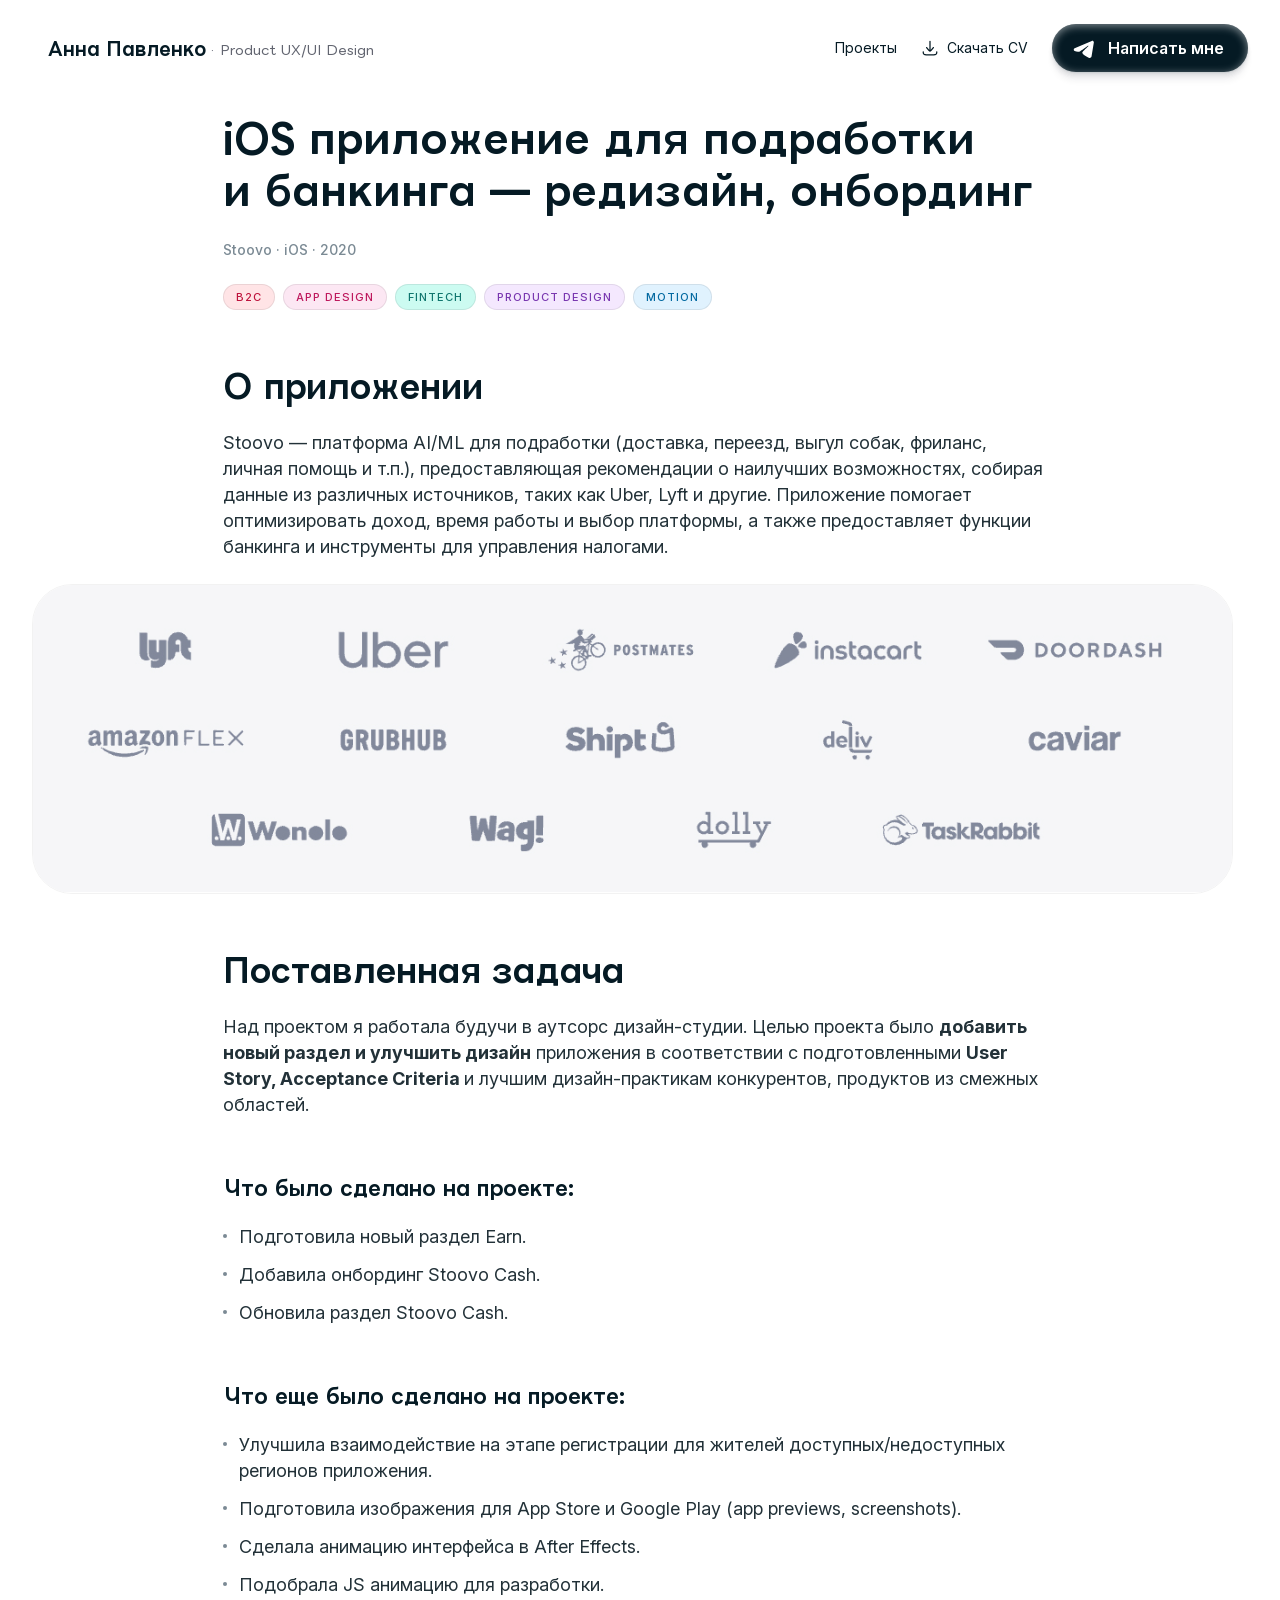
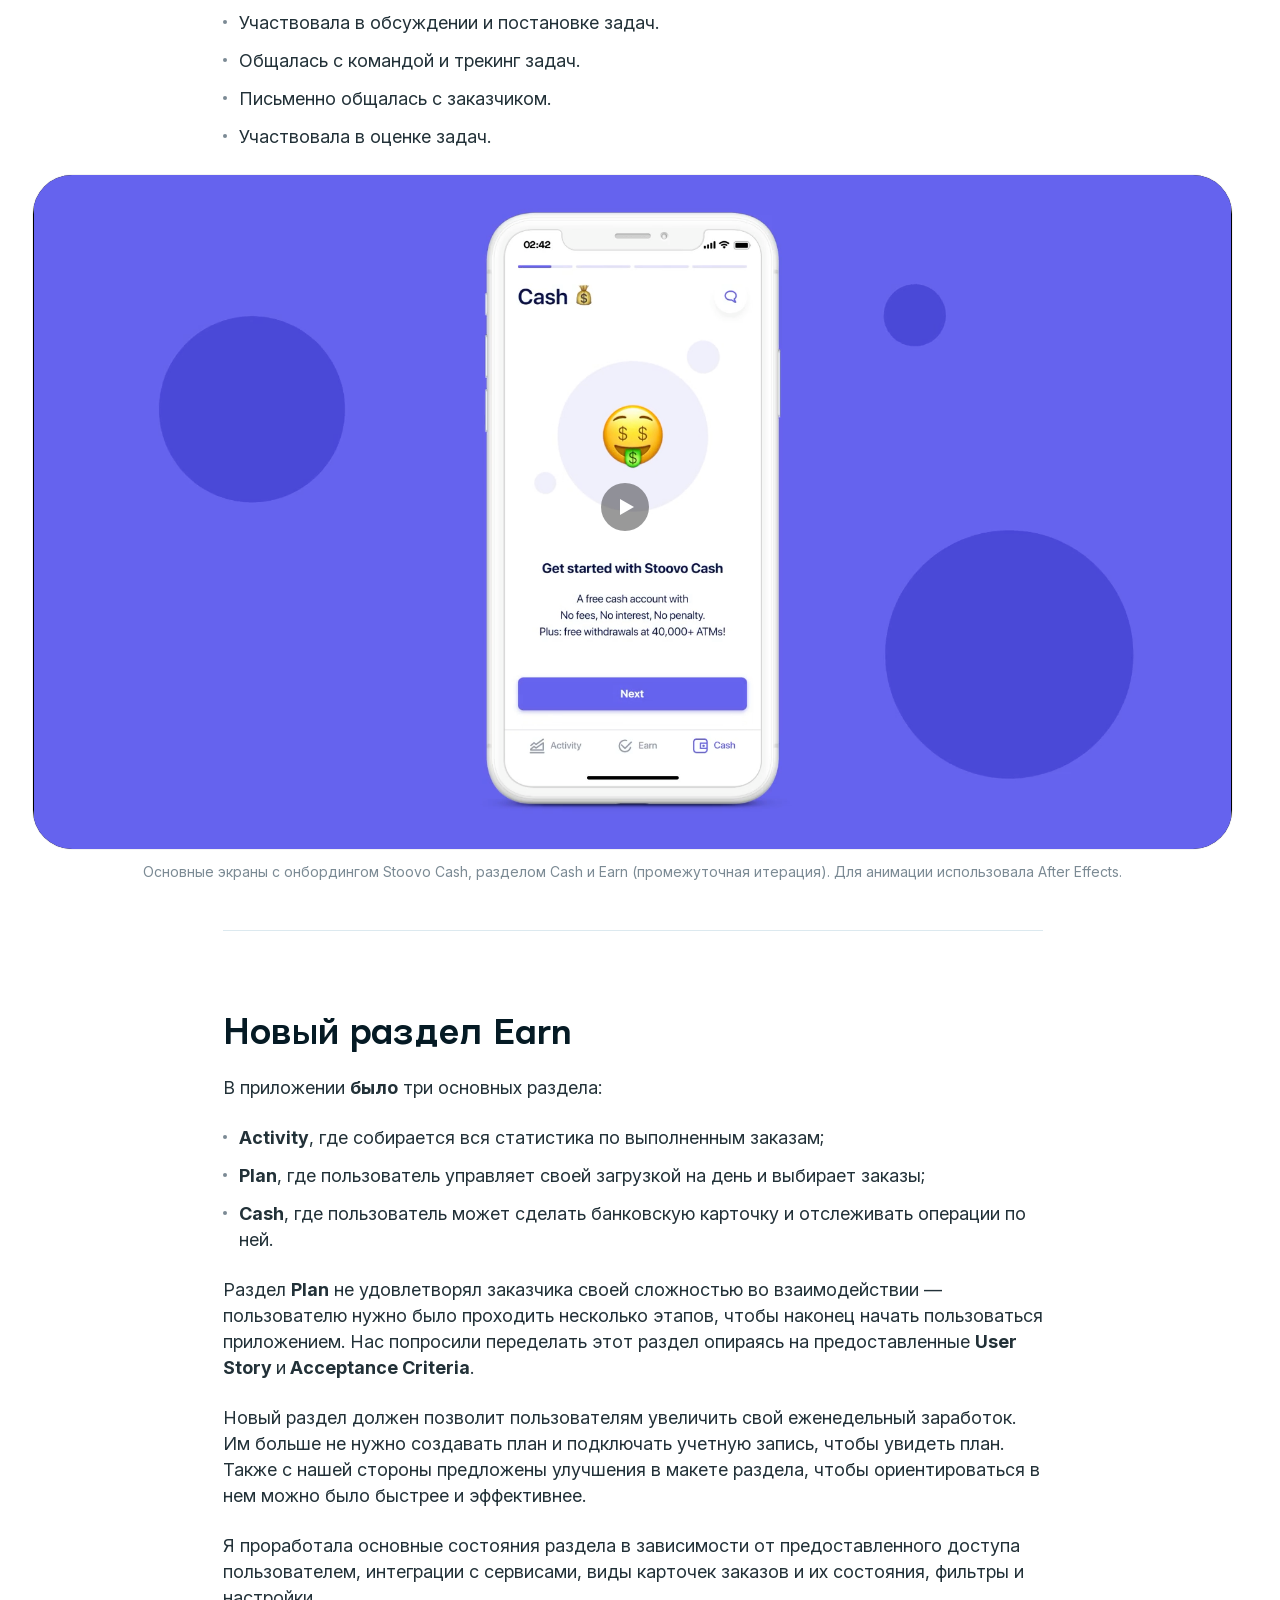
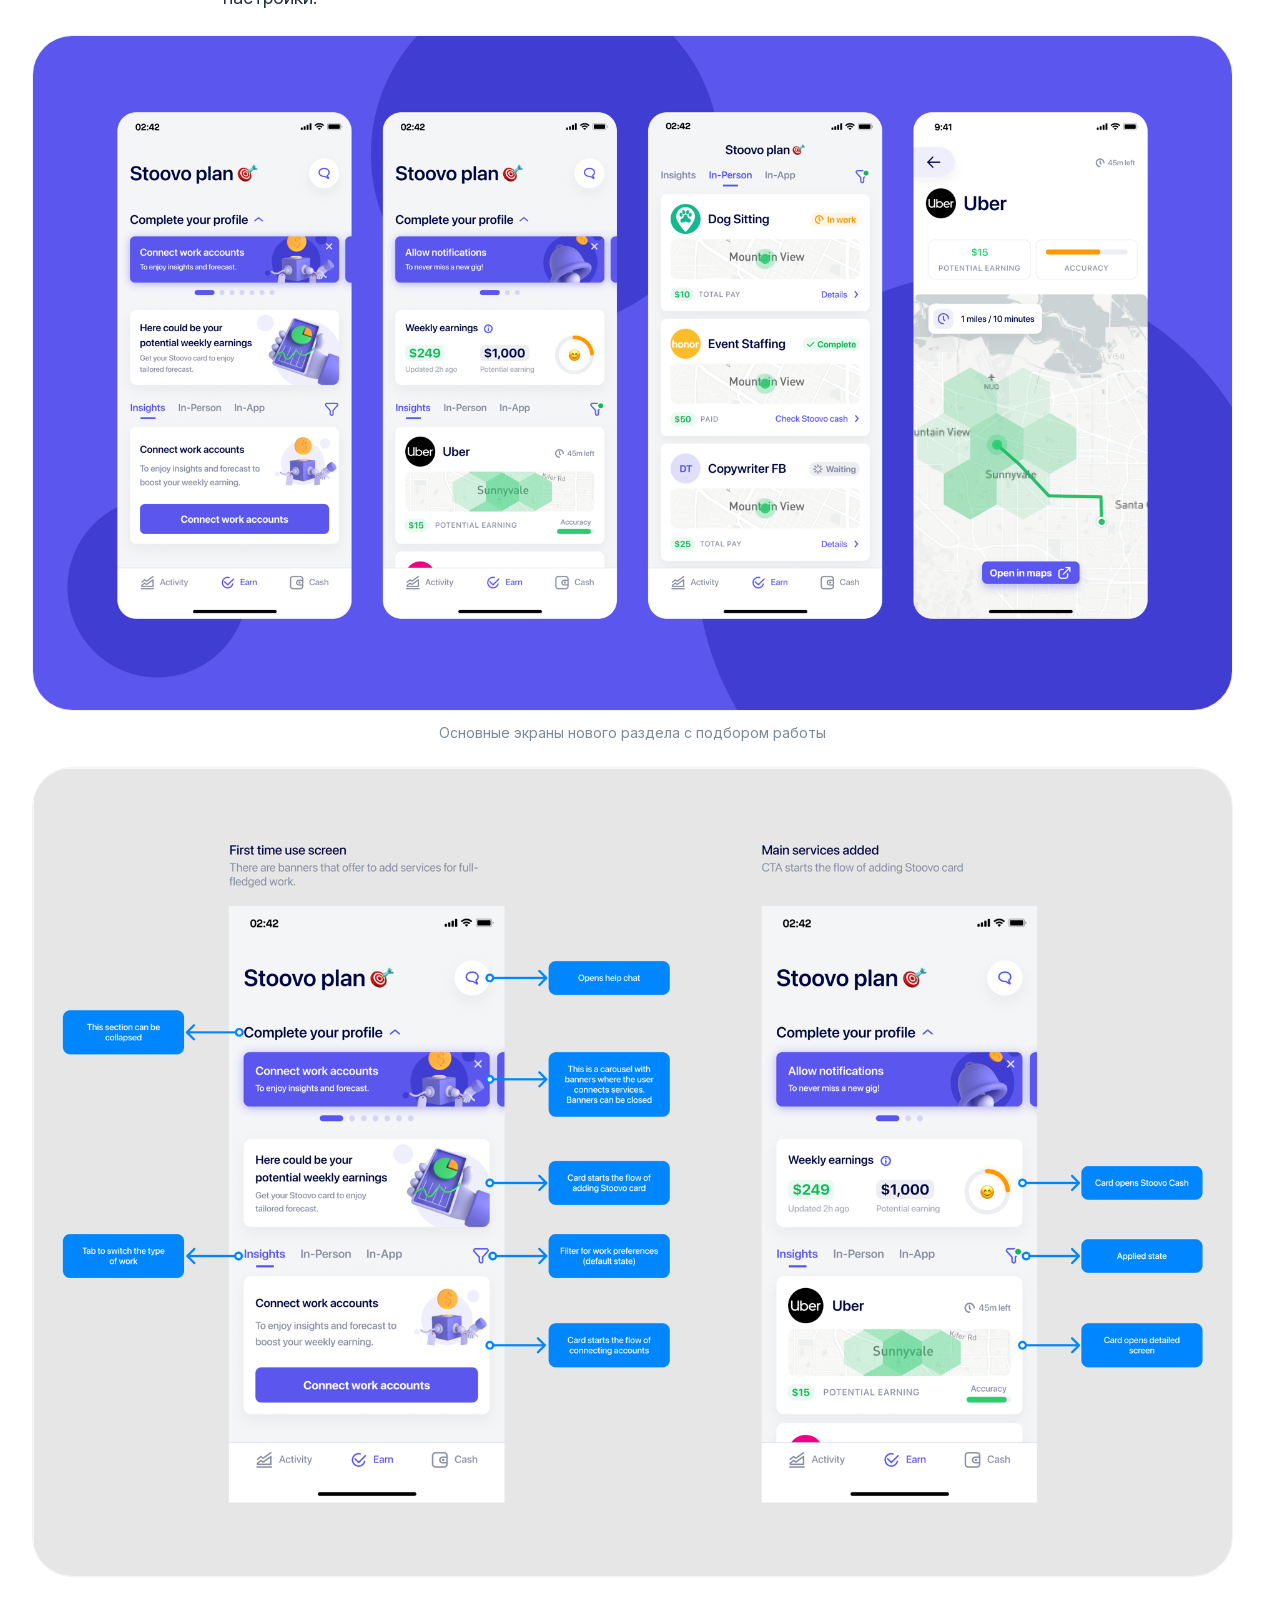
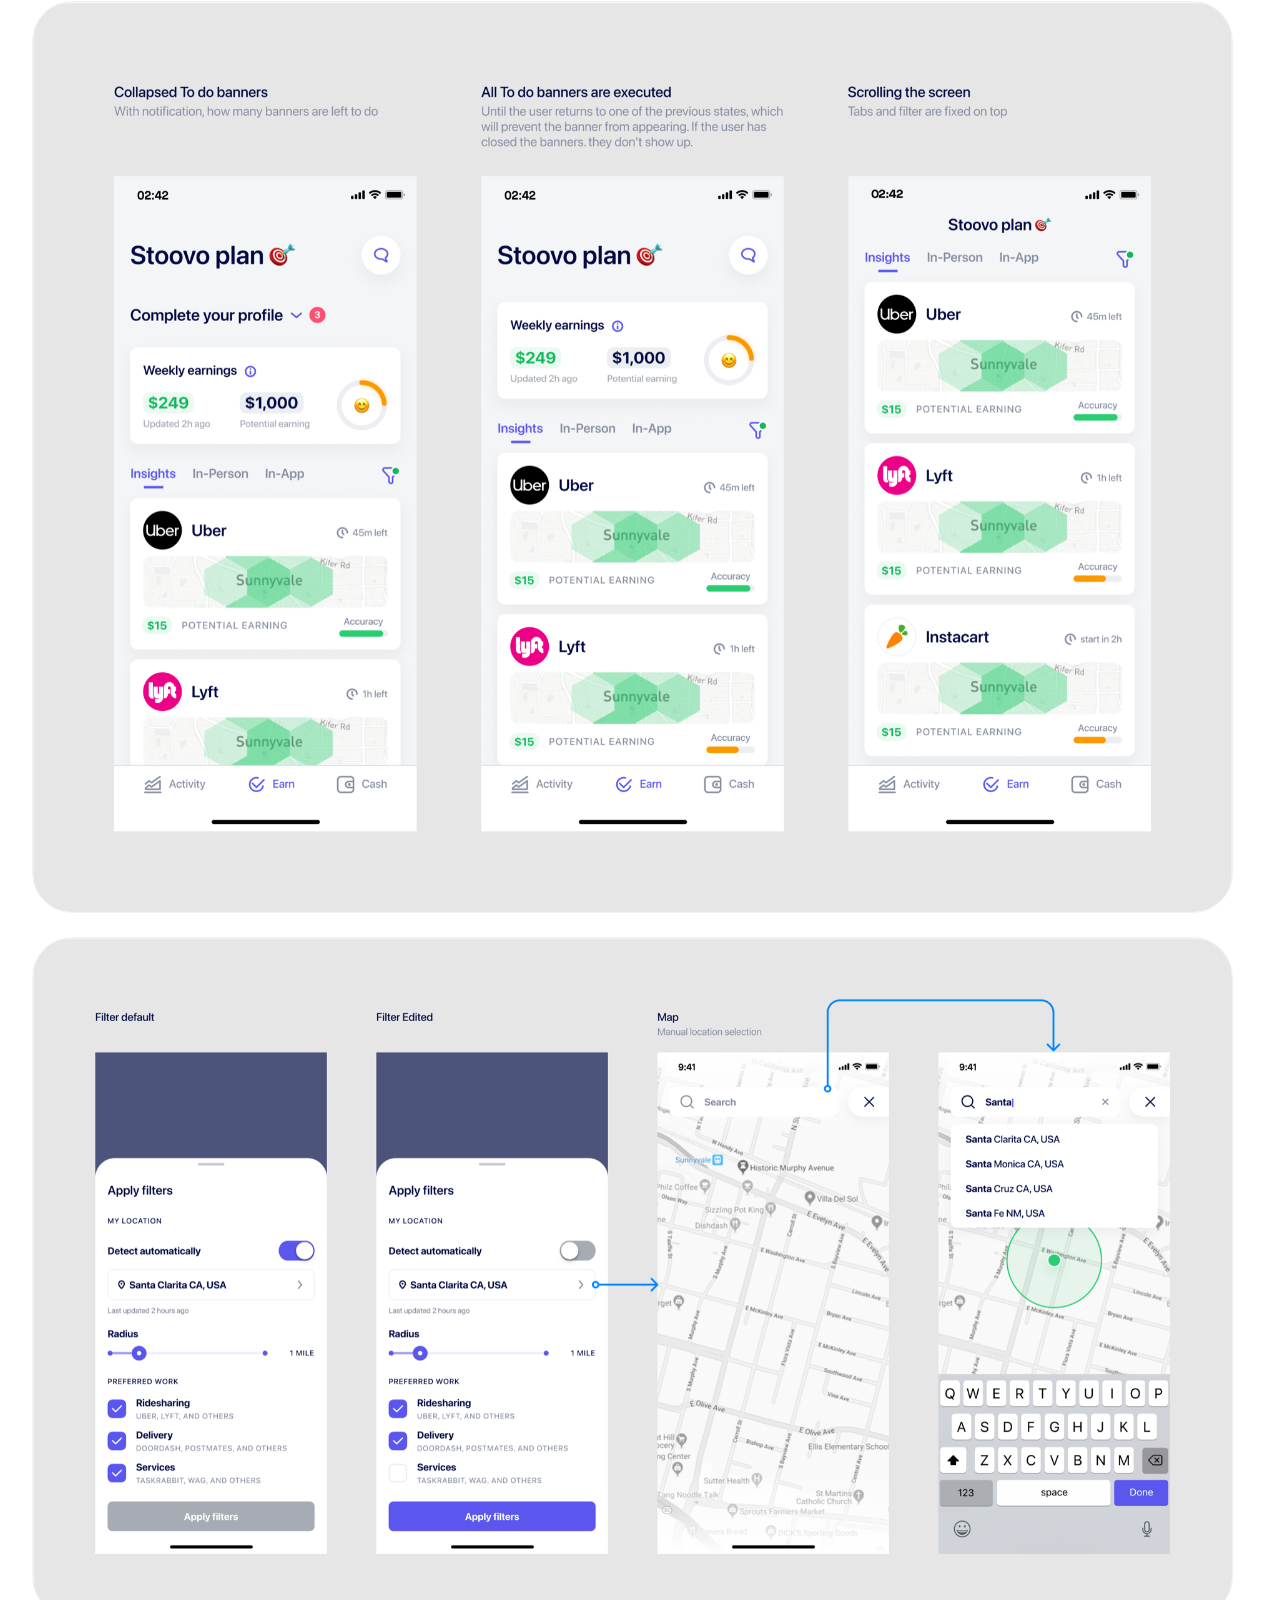
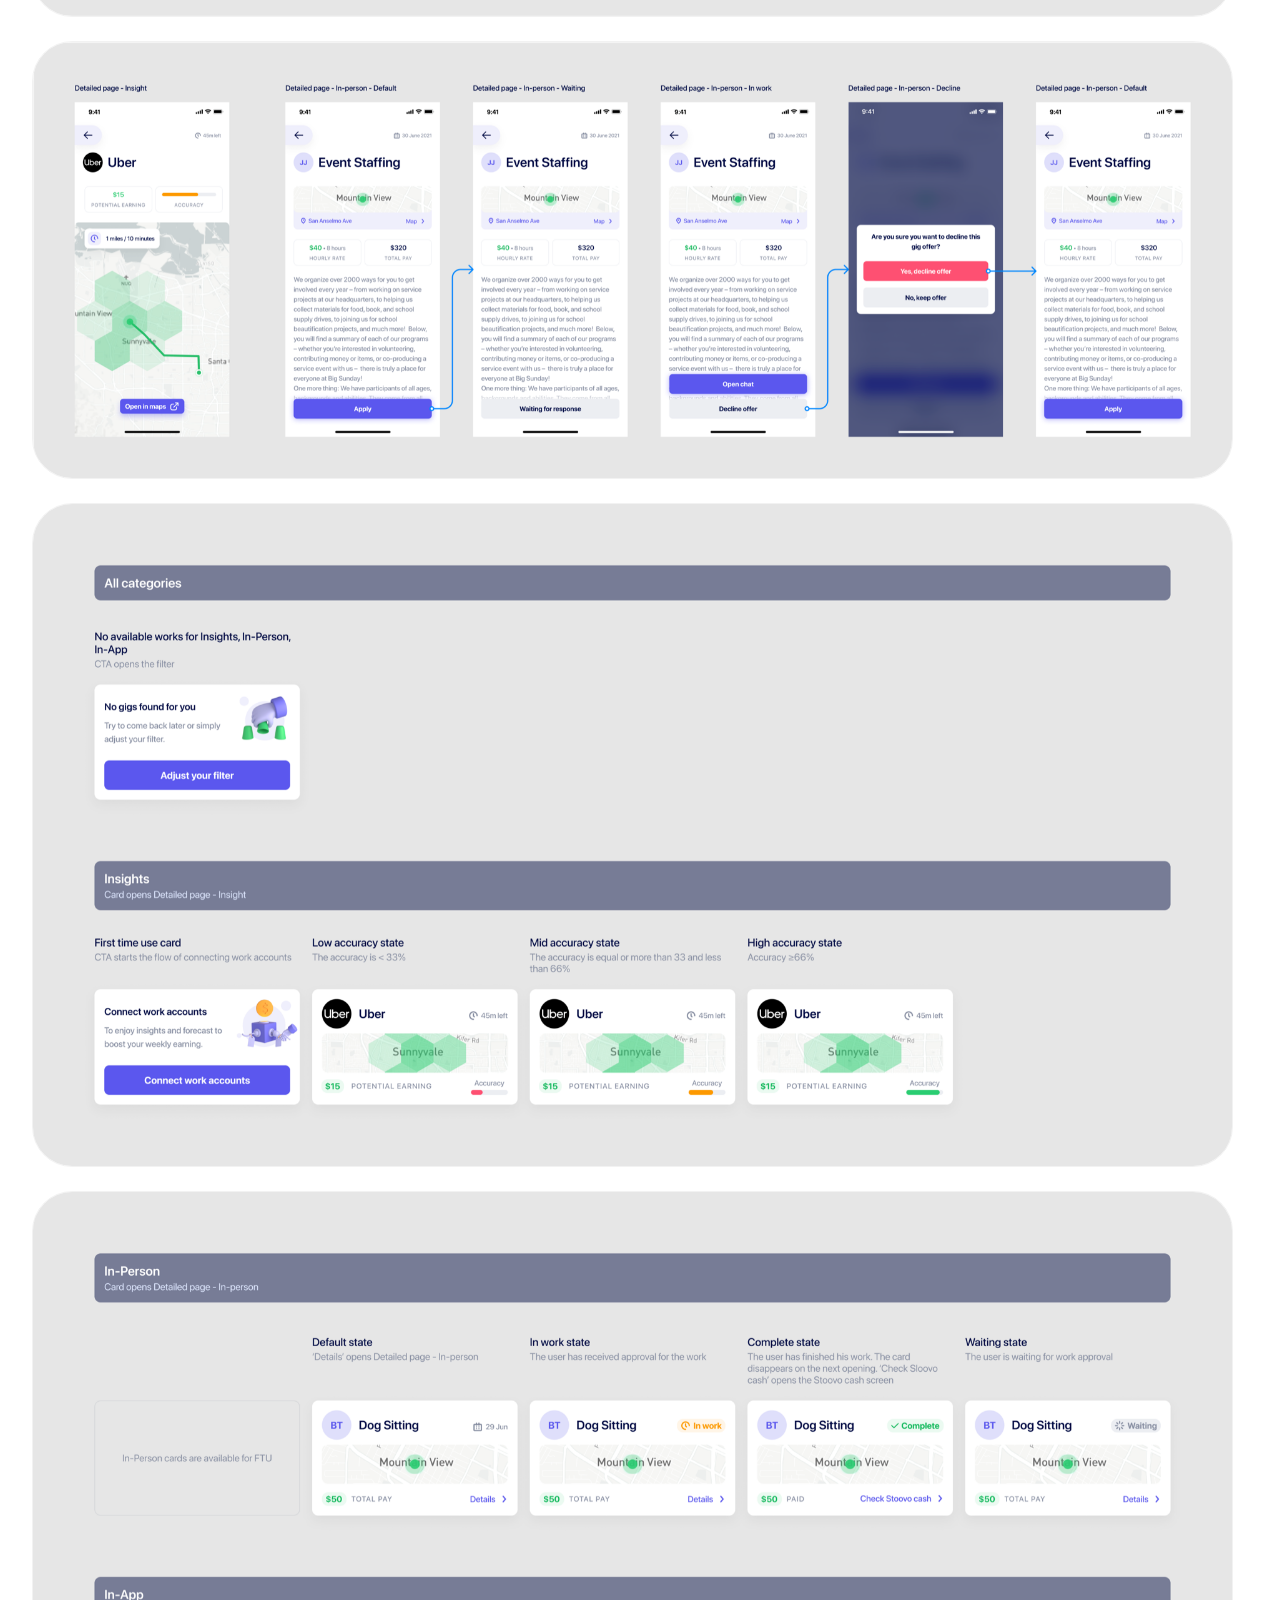
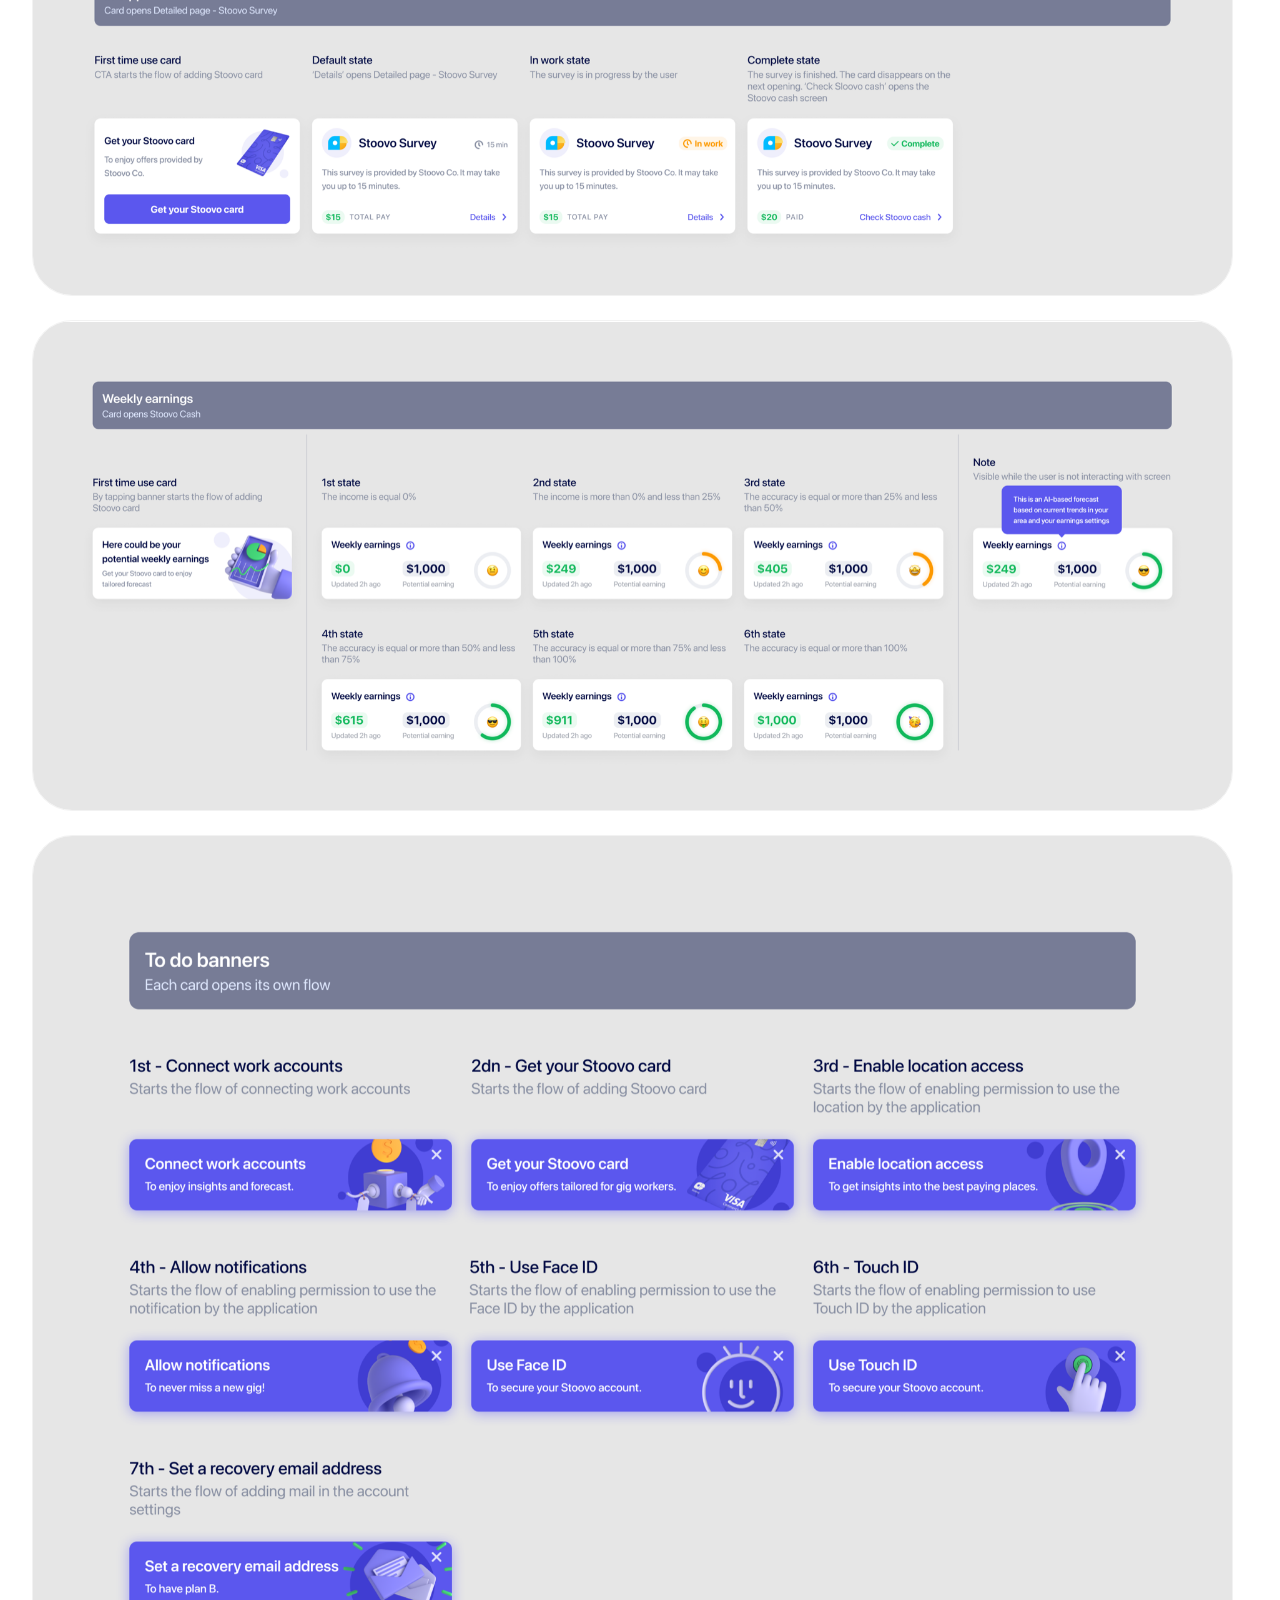
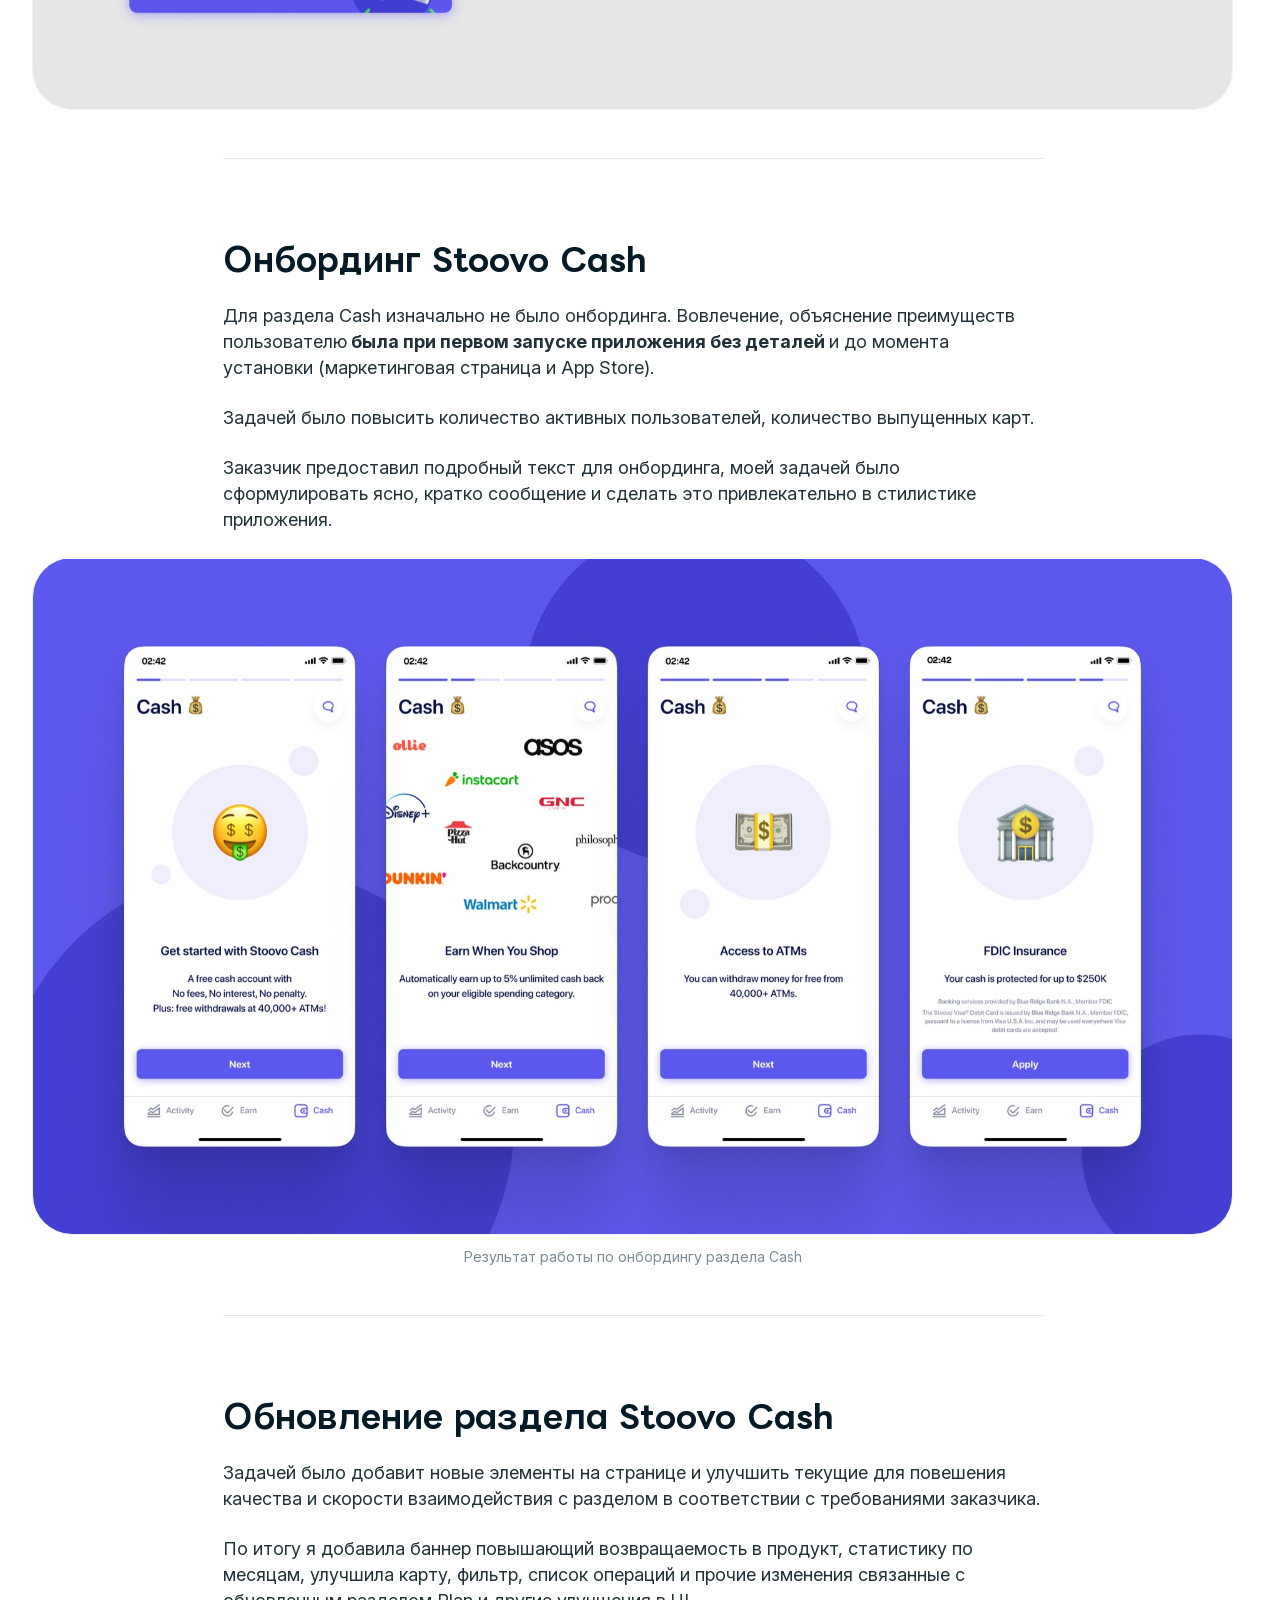
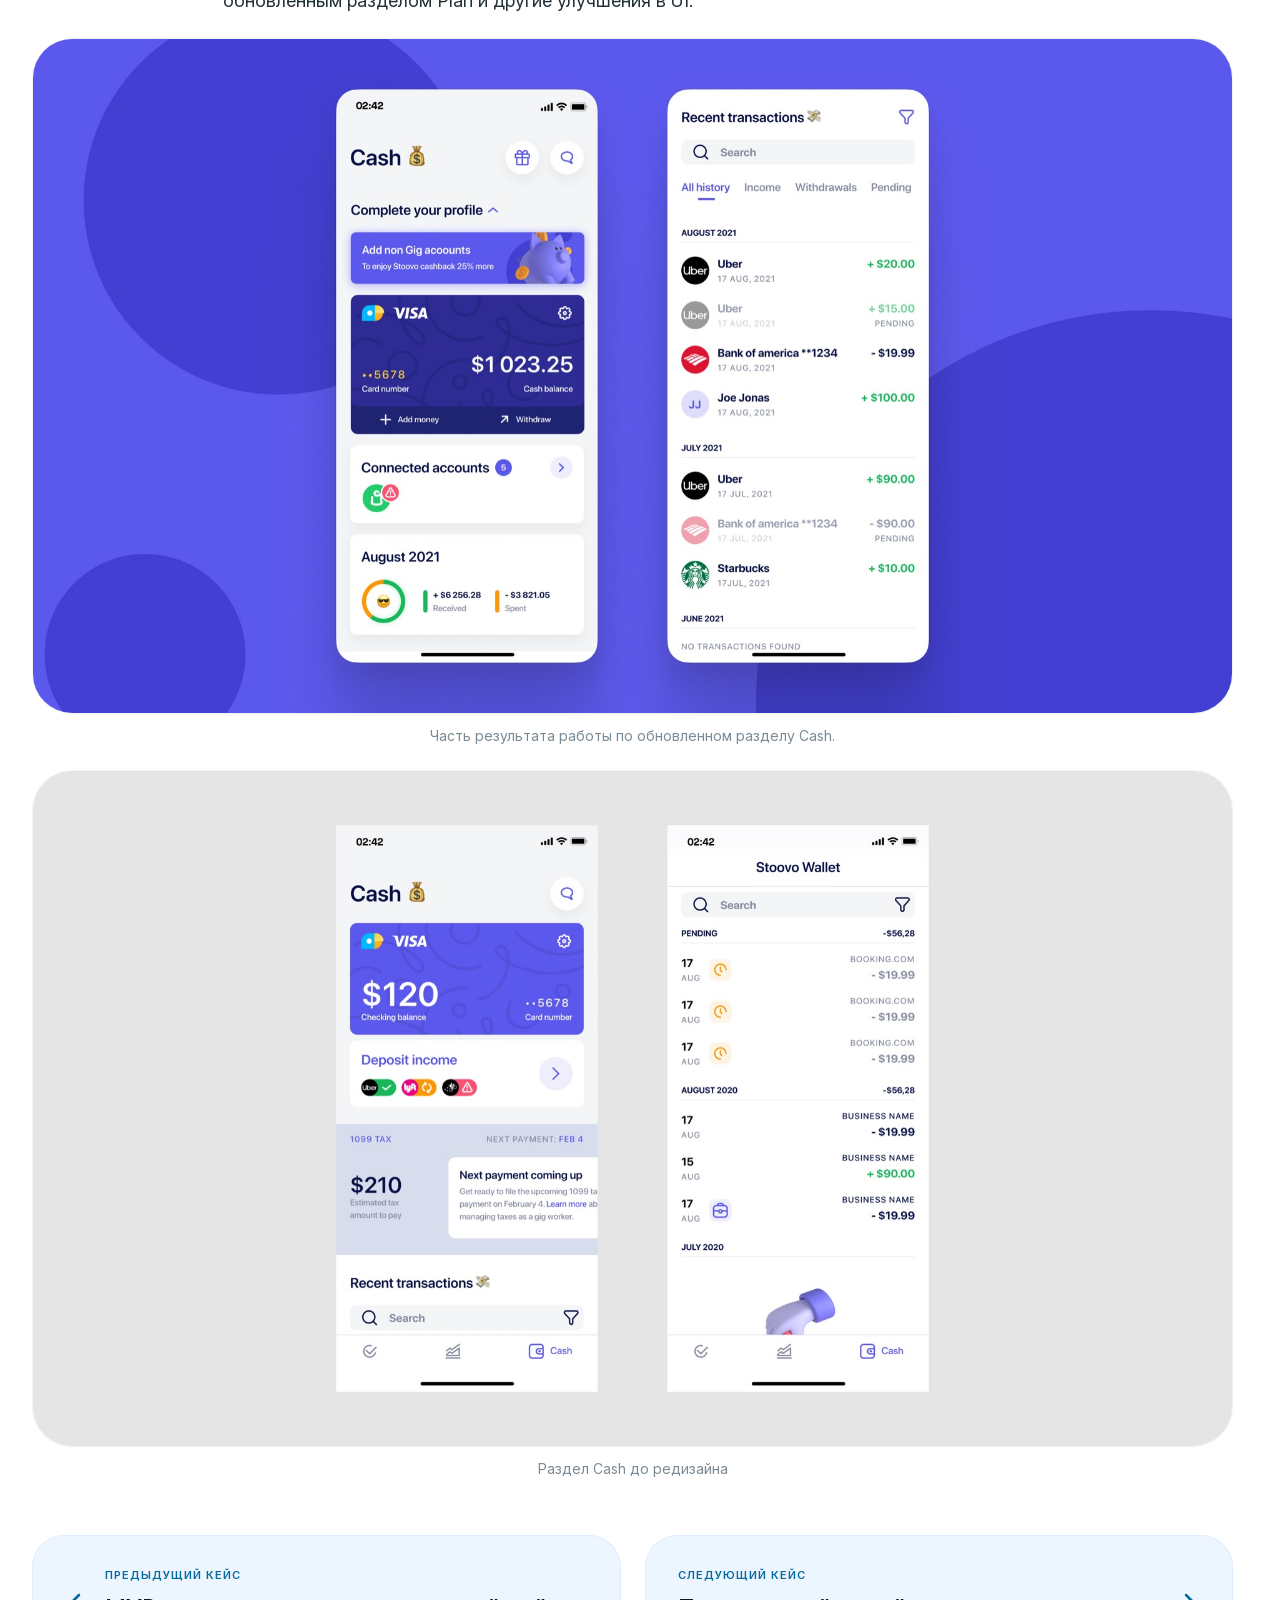
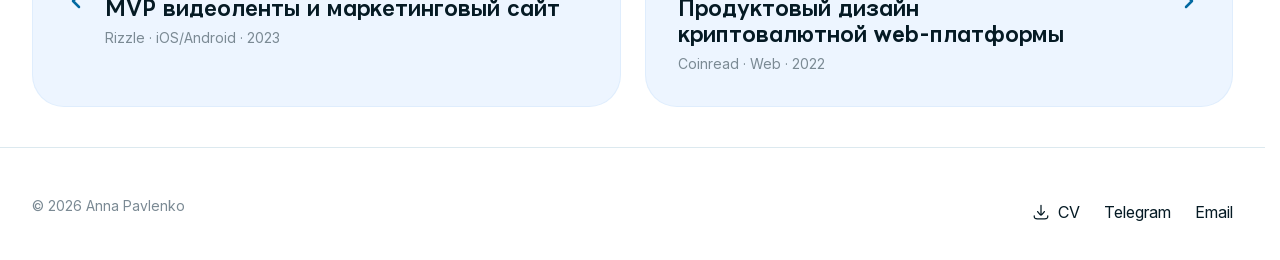
<file: projects/gig-banking-app/index.html>
<!DOCTYPE html><html lang="ru" class="__variable_d18add"><head><meta charSet="utf-8"/><meta name="viewport" content="width=device-width, initial-scale=1"/><link rel="preload" href="/_next/static/media/0336a89fb4e7fc1d-s.p.woff2" as="font" crossorigin="" type="font/woff2"/><link rel="preload" as="image" href="/header/download.svg"/><link rel="preload" as="image" href="/header/telegram.svg"/><link rel="preload" as="image" href="/case-study/f365c.svg"/><link rel="preload" as="image" href="/case-study/e8a68.svg"/><link rel="stylesheet" href="/_next/static/css/a77494ed616c1e13.css" data-precedence="next"/><link rel="stylesheet" href="/_next/static/css/a1281ee937b2a462.css" data-precedence="next"/><link rel="stylesheet" href="/_next/static/css/a8e210cd2585e358.css" data-precedence="next"/><link rel="stylesheet" href="/_next/static/css/144978445694cc28.css" data-precedence="next"/><link rel="stylesheet" href="/_next/static/css/40828bb9d4d35c04.css" data-precedence="next"/><link rel="stylesheet" href="/_next/static/css/52859a80f5b30c94.css" data-precedence="next"/><link rel="preload" as="script" fetchPriority="low" href="/_next/static/chunks/webpack-a6104fa8d1556cdf.js"/><script src="/_next/static/chunks/fd9d1056-b11b2651f33aae7f.js" async=""></script><script src="/_next/static/chunks/117-d724553db90a2cbb.js" async=""></script><script src="/_next/static/chunks/main-app-ad5334f9c6920129.js" async=""></script><script src="/_next/static/chunks/448-6115dc82e62f569f.js" async=""></script><script src="/_next/static/chunks/145-a706dcd9dbee5123.js" async=""></script><script src="/_next/static/chunks/622-4f879ed77ea271b2.js" async=""></script><script src="/_next/static/chunks/655-d0f85aec4beb4dac.js" async=""></script><script src="/_next/static/chunks/733-91822280be6f2b6b.js" async=""></script><script src="/_next/static/chunks/app/projects/%5Bslug%5D/page-2445171f1aa4f0f1.js" async=""></script><script src="/_next/static/chunks/app/layout-6e2c98084edd7e2a.js" async=""></script><meta name="theme-color" media="(prefers-color-scheme: light)" content="#faf9f6"/><meta name="theme-color" media="(prefers-color-scheme: dark)" content="#0f0f10"/><title>iOS приложение для подработки и банкинга — редизайн, онбординг — Анна Павленко</title><meta name="description" content="iOS приложение для подработки и банкинга — редизайн, онбординг — Stoovo · iOS · 2020"/><meta name="author" content="Анна Павленко"/><meta name="keywords" content="Анна Павленко,Продуктовый дизайнер,UX/UI-дизайнер,Дизайн-системы,Портфолио"/><meta property="og:title" content="iOS приложение для подработки и банкинга — редизайн, онбординг — Анна Павленко"/><meta property="og:description" content="iOS приложение для подработки и банкинга — редизайн, онбординг — Stoovo · iOS · 2020"/><meta property="og:image" content="https://annaps-design.github.io/projects/gig-banking-app/gallery-cover.png"/><meta property="og:image:alt" content="iOS приложение для подработки и банкинга — редизайн, онбординг"/><meta name="twitter:card" content="summary_large_image"/><meta name="twitter:title" content="iOS приложение для подработки и банкинга — редизайн, онбординг — Анна Павленко"/><meta name="twitter:description" content="iOS приложение для подработки и банкинга — редизайн, онбординг — Stoovo · iOS · 2020"/><meta name="twitter:image" content="https://annaps-design.github.io/projects/gig-banking-app/gallery-cover.png"/><meta name="twitter:image:alt" content="iOS приложение для подработки и банкинга — редизайн, онбординг"/><link rel="icon" href="/favicon.ico?v=20261120" sizes="16x16 32x32 48x48"/><link rel="icon" href="/favicon.png?v=20261120" type="image/png" sizes="32x32"/><link rel="icon" href="/favicon.svg?v=20261120" type="image/svg+xml" sizes="any"/><link rel="apple-touch-icon" href="/apple-touch-icon.png?v=20261120" sizes="180x180"/><meta name="next-size-adjust"/><script>(function(){try{
    var t=localStorage.getItem('theme');
    if(t!=='light'&&t!=='dark'){t='light';}
    document.documentElement.dataset.theme=t;
    var l=localStorage.getItem('locale');
    if(l!=='en'&&l!=='ru'){l='ru';}
    document.documentElement.lang=l;
  }catch(e){}
  if(window.matchMedia('(prefers-reduced-motion: no-preference)').matches && 'IntersectionObserver' in window){
    document.documentElement.dataset.motion='ready';
    setTimeout(function(){
      if(!document.querySelector('[data-reveal-state]')) delete document.documentElement.dataset.motion;
    },4000);
  }
  })();</script><script src="/_next/static/chunks/polyfills-42372ed130431b0a.js" noModule=""></script></head><body class="min-h-dvh bg-canvas text-fg antialiased"><a href="#main" class="sr-only focus:not-sr-only focus:fixed focus:left-4 focus:top-4 focus:z-[200] focus:rounded-full focus:bg-fg focus:px-4 focus:py-2 focus:text-small focus:text-canvas">Skip to content</a><div class="portfolio-header-space" aria-hidden="true"></div><header class="portfolio-header" data-scrolled="false"><nav class="portfolio-nav" aria-label="Главная навигация"><a class="portfolio-identity" aria-label="Анна Павленко" href="/"><span class="portfolio-monogram" aria-hidden="true">АП</span><span class="portfolio-name">Анна Павленко</span><span class="portfolio-role">· Product UX/UI Design</span></a><div class="portfolio-nav-actions"><a class="portfolio-nav-link" href="/#projects"><span class="hover-copy"><span class="hover-word-mask"><span class="hover-word">Проекты<span class="hover-word-copy" aria-hidden="true">Проекты</span></span></span></span></a><a href="https://drive.google.com/file/d/1B96fQ1nGYfv91Ez7UOI6wGiYmQuzW_r_/view" target="_blank" rel="noopener noreferrer" class="portfolio-nav-link portfolio-cv"><img src="/header/download.svg" alt="" width="18" height="18"/><span class="portfolio-wide-label"><span class="hover-copy"><span class="hover-word-mask"><span class="hover-word">Скачать CV<span class="hover-word-copy" aria-hidden="true">Скачать CV</span></span></span></span></span><span class="portfolio-short-label"><span class="hover-copy"><span class="hover-word-mask"><span class="hover-word">CV<span class="hover-word-copy" aria-hidden="true">CV</span></span></span></span></span></a><a class="group inline-flex items-center justify-center gap-2 rounded-full font-medium transition-all duration-300 ease-premium select-none focus-visible:outline-none focus-visible:ring-2 focus-visible:ring-accent focus-visible:ring-offset-2 focus-visible:ring-offset-canvas disabled:pointer-events-none disabled:opacity-50 active:scale-[0.98] bg-accent text-accent-fg hover:bg-accent-strong h-11 px-5 text-small portfolio-header-contact" href="https://t.me/annyalta" target="_blank" rel="noopener noreferrer"><img src="/header/telegram.svg" alt="" width="24" height="24"/><span class="portfolio-wide-label"><span class="hover-copy"><span class="hover-word-mask"><span class="hover-word">Написать мне<span class="hover-word-copy" aria-hidden="true">Написать мне</span></span></span></span></span><span class="portfolio-short-label"><span class="hover-copy"><span class="hover-word-mask"><span class="hover-word">Написать<span class="hover-word-copy" aria-hidden="true">Написать</span></span></span></span></span></a></div></nav></header><div><main id="main"><article class="editorial-case" data-case="gig-banking-app" aria-labelledby="case-title"><header class="case-column case-intro"><h1 id="case-title" data-reveal="heading"><span class="reveal-word-mask"><span class="reveal-word">iOS</span></span> <span class="reveal-word-mask"><span class="reveal-word">приложение</span></span> <span class="reveal-word-mask"><span class="reveal-word">для подработки</span></span> <span class="reveal-word-mask"><span class="reveal-word">и банкинга —</span></span> <span class="reveal-word-mask"><span class="reveal-word">редизайн, онбординг</span></span></h1><p data-reveal="block" class="case-meta">Stoovo · iOS · 2020</p><div class="case-tags"><span data-reveal="block" class="tag-chip inline-flex items-center rounded-full px-2.5 py-1.5 text-[0.6875rem] font-medium uppercase leading-none tracking-[0.05em] chip-rose">B2C</span><span data-reveal="block" class="tag-chip inline-flex items-center rounded-full px-2.5 py-1.5 text-[0.6875rem] font-medium uppercase leading-none tracking-[0.05em] chip-pink">App Design</span><span data-reveal="block" class="tag-chip inline-flex items-center rounded-full px-2.5 py-1.5 text-[0.6875rem] font-medium uppercase leading-none tracking-[0.05em] chip-teal">Fintech</span><span data-reveal="block" class="tag-chip inline-flex items-center rounded-full px-2.5 py-1.5 text-[0.6875rem] font-medium uppercase leading-none tracking-[0.05em] chip-violet">Product Design</span><span data-reveal="block" class="tag-chip inline-flex items-center rounded-full px-2.5 py-1.5 text-[0.6875rem] font-medium uppercase leading-none tracking-[0.05em] chip-sky">Motion</span></div></header><div data-case-block="heading" class="case-column case-heading"><h2 data-reveal="heading"><span class="reveal-word-mask"><span class="reveal-word">О приложении</span></span></h2></div><div data-case-block="text" class="case-column case-text"><div class="case-paragraphs"><p data-reveal="block">Stoovo — платформа AI/ML для подработки (доставка, переезд, выгул собак, фриланс, личная помощь и т.п.), предоставляющая рекомендации о наилучших возможностях, собирая данные из различных источников, таких как Uber, Lyft и другие. Приложение помогает оптимизировать доход, время работы и выбор платформы, а также предоставляет функции банкинга и инструменты для управления налогами.</p></div></div><div data-case-block="media" data-source-node="f7c77fe7-15e8-8235-b108-01f4f2f4ebab" class="case-media" data-columns="1" style="--media-before:0px;--media-after:0px"><div class="gallery-grid flex flex-wrap justify-center gap-4" data-columns="1"><figure data-reveal="block" class="gallery-figure group w-full"><button type="button" class="gallery-trigger gallery-thumbnail relative block w-full overflow-hidden rounded-2xl bg-surface-2 focus-visible:outline-none focus-visible:ring-2 focus-visible:ring-accent focus-visible:ring-offset-2 focus-visible:ring-offset-canvas" aria-label="Stoovo — логотипы платформы" aria-haspopup="dialog"><span class="gallery-preview block aspect-[4/3]" style="aspect-ratio:1319 / 339"><img alt="Stoovo — логотипы платформы" loading="lazy" decoding="async" data-nimg="fill" class="object-cover " style="position:absolute;height:100%;width:100%;left:0;top:0;right:0;bottom:0;color:transparent" src="/projects/gig-banking-app/notion/Logos.jpg"/></span></button></figure></div></div><div data-case-block="heading" class="case-column case-heading"><h2 data-reveal="heading"><span class="reveal-word-mask"><span class="reveal-word">Поставленная задача</span></span></h2></div><div data-case-block="text" class="case-column case-text"><div class="case-paragraphs"><p data-reveal="block">Над проектом я работала будучи в аутсорс дизайн-студии. Целью проекта было <strong>добавить новый раздел и улучшить дизайн</strong> приложения в соответствии с подготовленными <strong>User Story, Acceptance Criteria </strong>и лучшим дизайн-практикам конкурентов, продуктов из смежных областей.</p></div></div><div data-case-block="heading" class="case-column case-heading"><h3 data-reveal="heading"><span class="reveal-word-mask"><span class="reveal-word">Что было</span></span> <span class="reveal-word-mask"><span class="reveal-word">сделано</span></span> <span class="reveal-word-mask"><span class="reveal-word">на проекте:</span></span></h3></div><div data-case-block="list" class="case-column case-list-block"><ul class="case-list"><li data-reveal="block"><svg class="case-list-marker" data-marker="bullet" width="4" height="24" viewBox="0 0 4 24" aria-hidden="true" focusable="false"><circle cx="2" cy="12" r="2" fill="currentColor"></circle></svg><span>Подготовила новый раздел Earn.</span></li><li data-reveal="block"><svg class="case-list-marker" data-marker="bullet" width="4" height="24" viewBox="0 0 4 24" aria-hidden="true" focusable="false"><circle cx="2" cy="12" r="2" fill="currentColor"></circle></svg><span>Добавила онбординг Stoovo Cash.</span></li><li data-reveal="block"><svg class="case-list-marker" data-marker="bullet" width="4" height="24" viewBox="0 0 4 24" aria-hidden="true" focusable="false"><circle cx="2" cy="12" r="2" fill="currentColor"></circle></svg><span>Обновила раздел Stoovo Cash.</span></li></ul></div><div data-case-block="heading" class="case-column case-heading"><h3 data-reveal="heading"><span class="reveal-word-mask"><span class="reveal-word">Что еще</span></span> <span class="reveal-word-mask"><span class="reveal-word">было</span></span> <span class="reveal-word-mask"><span class="reveal-word">сделано</span></span> <span class="reveal-word-mask"><span class="reveal-word">на проекте:</span></span></h3></div><div data-case-block="list" class="case-column case-list-block"><ul class="case-list"><li data-reveal="block"><svg class="case-list-marker" data-marker="bullet" width="4" height="24" viewBox="0 0 4 24" aria-hidden="true" focusable="false"><circle cx="2" cy="12" r="2" fill="currentColor"></circle></svg><span>Улучшила взаимодействие на этапе регистрации для жителей доступных/недоступных регионов приложения.</span></li><li data-reveal="block"><svg class="case-list-marker" data-marker="bullet" width="4" height="24" viewBox="0 0 4 24" aria-hidden="true" focusable="false"><circle cx="2" cy="12" r="2" fill="currentColor"></circle></svg><span>Подготовила изображения для App Store и Google Play (app previews, screenshots).</span></li><li data-reveal="block"><svg class="case-list-marker" data-marker="bullet" width="4" height="24" viewBox="0 0 4 24" aria-hidden="true" focusable="false"><circle cx="2" cy="12" r="2" fill="currentColor"></circle></svg><span>Сделала анимацию интерфейса в After Effects.</span></li><li data-reveal="block"><svg class="case-list-marker" data-marker="bullet" width="4" height="24" viewBox="0 0 4 24" aria-hidden="true" focusable="false"><circle cx="2" cy="12" r="2" fill="currentColor"></circle></svg><span>Подобрала JS анимацию для разработки.</span></li><li data-reveal="block"><svg class="case-list-marker" data-marker="bullet" width="4" height="24" viewBox="0 0 4 24" aria-hidden="true" focusable="false"><circle cx="2" cy="12" r="2" fill="currentColor"></circle></svg><span>Участвовала в обсуждении и постановке задач.</span></li><li data-reveal="block"><svg class="case-list-marker" data-marker="bullet" width="4" height="24" viewBox="0 0 4 24" aria-hidden="true" focusable="false"><circle cx="2" cy="12" r="2" fill="currentColor"></circle></svg><span>Общалась с командой и трекинг задач.</span></li><li data-reveal="block"><svg class="case-list-marker" data-marker="bullet" width="4" height="24" viewBox="0 0 4 24" aria-hidden="true" focusable="false"><circle cx="2" cy="12" r="2" fill="currentColor"></circle></svg><span>Письменно общалась с заказчиком.</span></li><li data-reveal="block"><svg class="case-list-marker" data-marker="bullet" width="4" height="24" viewBox="0 0 4 24" aria-hidden="true" focusable="false"><circle cx="2" cy="12" r="2" fill="currentColor"></circle></svg><span>Участвовала в оценке задач.</span></li></ul></div><div data-case-block="media" data-source-node="abb77fe7-15e8-837d-a928-818ee07d4ceb" class="case-media" data-columns="1" style="--media-before:0px;--media-after:0px"><figure data-reveal="block"><div class="case-video" style="aspect-ratio:1920 / 1080"><video src="/projects/gig-banking-app/notion/Stoovo_Animation-full.mp4" poster="/projects/gig-banking-app/notion/animation-poster.png" muted="" playsInline="" preload="none" aria-label="Анимация экранов Stoovo Cash и Earn в After Effects"></video><button type="button" class="case-video-play" aria-label="Воспроизвести прототип"><img src="/case-study/f365c.svg" alt="" width="48" height="48"/><img src="/case-study/e8a68.svg" alt="" width="16" height="18"/></button></div><figcaption class="case-media-caption">Основные экраны с онбордингом Stoovo Cash, разделом Cash и Earn (промежуточная итерация). Для анимации использовала After Effects.</figcaption></figure></div><div data-case-block="divider" data-reveal="block" class="case-column case-divider"><hr/></div><div data-case-block="heading" class="case-column case-heading"><h2 data-reveal="heading"><span class="reveal-word-mask"><span class="reveal-word">Новый</span></span> <span class="reveal-word-mask"><span class="reveal-word">раздел Earn</span></span></h2></div><div data-case-block="text" class="case-column case-text"><div class="case-paragraphs"><p data-reveal="block">В приложении <strong>было</strong> три основных раздела:</p></div></div><div data-case-block="list" class="case-column case-list-block"><ul class="case-list"><li data-reveal="block"><svg class="case-list-marker" data-marker="bullet" width="4" height="24" viewBox="0 0 4 24" aria-hidden="true" focusable="false"><circle cx="2" cy="12" r="2" fill="currentColor"></circle></svg><span><strong>Activity</strong>, где собирается вся статистика по выполненным заказам;</span></li><li data-reveal="block"><svg class="case-list-marker" data-marker="bullet" width="4" height="24" viewBox="0 0 4 24" aria-hidden="true" focusable="false"><circle cx="2" cy="12" r="2" fill="currentColor"></circle></svg><span><strong>Plan</strong>, где пользователь управляет своей загрузкой на день и выбирает заказы;</span></li><li data-reveal="block"><svg class="case-list-marker" data-marker="bullet" width="4" height="24" viewBox="0 0 4 24" aria-hidden="true" focusable="false"><circle cx="2" cy="12" r="2" fill="currentColor"></circle></svg><span><strong>Cash</strong>, где пользователь может сделать банковскую карточку и отслеживать операции по ней.</span></li></ul></div><div data-case-block="text" class="case-column case-text"><div class="case-paragraphs"><p data-reveal="block">Раздел <strong>Plan</strong> не удовлетворял заказчика своей сложностью во взаимодействии —пользователю нужно было проходить несколько этапов, чтобы наконец начать пользоваться приложением. Нас попросили переделать этот раздел опираясь на предоставленные <strong>User Story </strong>и<strong> Acceptance Criteria</strong>.</p></div></div><div data-case-block="text" class="case-column case-text"><div class="case-paragraphs"><p data-reveal="block">Новый раздел должен позволит пользователям увеличить свой еженедельный заработок. Им больше не нужно создавать план и подключать учетную запись, чтобы увидеть план. Также с нашей стороны предложены улучшения в макете раздела, чтобы ориентироваться  в нем можно было быстрее и эффективнее.</p></div></div><div data-case-block="text" class="case-column case-text"><div class="case-paragraphs"><p data-reveal="block">Я проработала основные состояния раздела в зависимости от предоставленного доступа пользователем, интеграции с сервисами, виды карточек заказов и их состояния, фильтры и настройки.</p></div></div><div data-case-block="media" data-source-node="e9677fe7-15e8-8274-af56-010588f94582" class="case-media" data-columns="1" style="--media-before:0px;--media-after:0px"><div class="gallery-grid flex flex-wrap justify-center gap-4" data-columns="1"><figure data-reveal="block" class="gallery-figure group w-full"><button type="button" class="gallery-trigger gallery-thumbnail relative block w-full overflow-hidden rounded-2xl bg-surface-2 focus-visible:outline-none focus-visible:ring-2 focus-visible:ring-accent focus-visible:ring-offset-2 focus-visible:ring-offset-canvas" aria-label="Основные экраны нового раздела Earn с подбором работы" aria-haspopup="dialog"><span class="gallery-preview block aspect-[4/3]" style="aspect-ratio:3840 / 2160"><img alt="Основные экраны нового раздела Earn с подбором работы" loading="lazy" decoding="async" data-nimg="fill" class="object-cover " style="position:absolute;height:100%;width:100%;left:0;top:0;right:0;bottom:0;color:transparent" src="/projects/gig-banking-app/notion/preview-Earn.png"/></span></button><figcaption class="gallery-caption mt-3 text-small text-subtle">Основные экраны нового раздела с подбором работы</figcaption></figure></div></div><div data-case-block="media" data-source-node="c1e77fe7-15e8-83d3-a94c-011d461922ce" class="case-media" data-columns="1" style="--media-before:0px;--media-after:0px"><div class="gallery-grid flex flex-wrap justify-center gap-4" data-columns="1"><figure data-reveal="block" class="gallery-figure group w-full"><button type="button" class="gallery-trigger gallery-thumbnail relative block w-full overflow-hidden rounded-2xl bg-surface-2 focus-visible:outline-none focus-visible:ring-2 focus-visible:ring-accent focus-visible:ring-offset-2 focus-visible:ring-offset-canvas" aria-label="Stoovo Earn — основные состояния раздела" aria-haspopup="dialog"><span class="gallery-preview block aspect-[4/3]" style="aspect-ratio:3263 / 2199"><img alt="Stoovo Earn — основные состояния раздела" loading="lazy" decoding="async" data-nimg="fill" class="object-cover " style="position:absolute;height:100%;width:100%;left:0;top:0;right:0;bottom:0;color:transparent" src="/projects/gig-banking-app/notion/preview-Screens-04.png"/></span></button></figure></div></div><div data-case-block="media" data-source-node="09877fe7-15e8-8276-a339-81434bf6a1f1" class="case-media" data-columns="1" style="--media-before:0px;--media-after:0px"><div class="gallery-grid flex flex-wrap justify-center gap-4" data-columns="1"><figure data-reveal="block" class="gallery-figure group w-full"><button type="button" class="gallery-trigger gallery-thumbnail relative block w-full overflow-hidden rounded-2xl bg-surface-2 focus-visible:outline-none focus-visible:ring-2 focus-visible:ring-accent focus-visible:ring-offset-2 focus-visible:ring-offset-canvas" aria-label="Stoovo Earn — интеграции и состояния экранов" aria-haspopup="dialog"><span class="gallery-preview block aspect-[4/3]" style="aspect-ratio:2971 / 2255"><img alt="Stoovo Earn — интеграции и состояния экранов" loading="lazy" decoding="async" data-nimg="fill" class="object-cover " style="position:absolute;height:100%;width:100%;left:0;top:0;right:0;bottom:0;color:transparent" src="/projects/gig-banking-app/notion/preview-Screens-03.png"/></span></button></figure></div></div><div data-case-block="media" data-source-node="d9e77fe7-15e8-83b0-a94e-01954eb2f4b0" class="case-media" data-columns="1" style="--media-before:0px;--media-after:0px"><div class="gallery-grid flex flex-wrap justify-center gap-4" data-columns="1"><figure data-reveal="block" class="gallery-figure group w-full"><button type="button" class="gallery-trigger gallery-thumbnail relative block w-full overflow-hidden rounded-2xl bg-surface-2 focus-visible:outline-none focus-visible:ring-2 focus-visible:ring-accent focus-visible:ring-offset-2 focus-visible:ring-offset-canvas" aria-label="Stoovo Earn — сценарии выбора подработки" aria-haspopup="dialog"><span class="gallery-preview block aspect-[4/3]" style="aspect-ratio:3881 / 2194"><img alt="Stoovo Earn — сценарии выбора подработки" loading="lazy" decoding="async" data-nimg="fill" class="object-cover " style="position:absolute;height:100%;width:100%;left:0;top:0;right:0;bottom:0;color:transparent" src="/projects/gig-banking-app/notion/preview-Screens-01.png"/></span></button></figure></div></div><div data-case-block="media" data-source-node="05777fe7-15e8-82fb-9fc3-019b8408a19b" class="case-media" data-columns="1" style="--media-before:0px;--media-after:0px"><div class="gallery-grid flex flex-wrap justify-center gap-4" data-columns="1"><figure data-reveal="block" class="gallery-figure group w-full"><button type="button" class="gallery-trigger gallery-thumbnail relative block w-full overflow-hidden rounded-2xl bg-surface-2 focus-visible:outline-none focus-visible:ring-2 focus-visible:ring-accent focus-visible:ring-offset-2 focus-visible:ring-offset-canvas" aria-label="Stoovo Earn — фильтры и настройки" aria-haspopup="dialog"><span class="gallery-preview block aspect-[4/3]" style="aspect-ratio:5813 / 2115"><img alt="Stoovo Earn — фильтры и настройки" loading="lazy" decoding="async" data-nimg="fill" class="object-cover " style="position:absolute;height:100%;width:100%;left:0;top:0;right:0;bottom:0;color:transparent" src="/projects/gig-banking-app/notion/preview-Screens-02.png"/></span></button></figure></div></div><div data-case-block="media" data-source-node="22277fe7-15e8-835d-a309-015b1c449804" class="case-media" data-columns="1" style="--media-before:0px;--media-after:0px"><div class="gallery-grid flex flex-wrap justify-center gap-4" data-columns="1"><figure data-reveal="block" class="gallery-figure group w-full"><button type="button" class="gallery-trigger gallery-thumbnail relative block w-full overflow-hidden rounded-2xl bg-surface-2 focus-visible:outline-none focus-visible:ring-2 focus-visible:ring-accent focus-visible:ring-offset-2 focus-visible:ring-offset-canvas" aria-label="Stoovo Earn — карточки заказов, часть 1" aria-haspopup="dialog"><span class="gallery-preview block aspect-[4/3]" style="aspect-ratio:3910 / 2158"><img alt="Stoovo Earn — карточки заказов, часть 1" loading="lazy" decoding="async" data-nimg="fill" class="object-cover " style="position:absolute;height:100%;width:100%;left:0;top:0;right:0;bottom:0;color:transparent" src="/projects/gig-banking-app/notion/preview-Cards-01.png"/></span></button></figure></div></div><div data-case-block="media" data-source-node="b7677fe7-15e8-8287-828e-0133b1521c9e" class="case-media" data-columns="1" style="--media-before:0px;--media-after:0px"><div class="gallery-grid flex flex-wrap justify-center gap-4" data-columns="1"><figure data-reveal="block" class="gallery-figure group w-full"><button type="button" class="gallery-trigger gallery-thumbnail relative block w-full overflow-hidden rounded-2xl bg-surface-2 focus-visible:outline-none focus-visible:ring-2 focus-visible:ring-accent focus-visible:ring-offset-2 focus-visible:ring-offset-canvas" aria-label="Stoovo Earn — карточки заказов, часть 2" aria-haspopup="dialog"><span class="gallery-preview block aspect-[4/3]" style="aspect-ratio:3910 / 2294"><img alt="Stoovo Earn — карточки заказов, часть 2" loading="lazy" decoding="async" data-nimg="fill" class="object-cover " style="position:absolute;height:100%;width:100%;left:0;top:0;right:0;bottom:0;color:transparent" src="/projects/gig-banking-app/notion/preview-Cards-02.png"/></span></button></figure></div></div><div data-case-block="media" data-source-node="2b477fe7-15e8-822d-b7ce-81c3f87a22b6" class="case-media" data-columns="1" style="--media-before:0px;--media-after:0px"><div class="gallery-grid flex flex-wrap justify-center gap-4" data-columns="1"><figure data-reveal="block" class="gallery-figure group w-full"><button type="button" class="gallery-trigger gallery-thumbnail relative block w-full overflow-hidden rounded-2xl bg-surface-2 focus-visible:outline-none focus-visible:ring-2 focus-visible:ring-accent focus-visible:ring-offset-2 focus-visible:ring-offset-canvas" aria-label="Stoovo Earn — карточки заказов, часть 3" aria-haspopup="dialog"><span class="gallery-preview block aspect-[4/3]" style="aspect-ratio:4030 / 1642"><img alt="Stoovo Earn — карточки заказов, часть 3" loading="lazy" decoding="async" data-nimg="fill" class="object-cover " style="position:absolute;height:100%;width:100%;left:0;top:0;right:0;bottom:0;color:transparent" src="/projects/gig-banking-app/notion/preview-Cards-03.png"/></span></button></figure></div></div><div data-case-block="media" data-source-node="f1a77fe7-15e8-83d5-b644-012b38002a5e" class="case-media" data-columns="1" style="--media-before:0px;--media-after:0px"><div class="gallery-grid flex flex-wrap justify-center gap-4" data-columns="1"><figure data-reveal="block" class="gallery-figure group w-full"><button type="button" class="gallery-trigger gallery-thumbnail relative block w-full overflow-hidden rounded-2xl bg-surface-2 focus-visible:outline-none focus-visible:ring-2 focus-visible:ring-accent focus-visible:ring-offset-2 focus-visible:ring-offset-canvas" aria-label="Stoovo Earn — карточки заказов, часть 4" aria-haspopup="dialog"><span class="gallery-preview block aspect-[4/3]" style="aspect-ratio:2490 / 1814"><img alt="Stoovo Earn — карточки заказов, часть 4" loading="lazy" decoding="async" data-nimg="fill" class="object-cover " style="position:absolute;height:100%;width:100%;left:0;top:0;right:0;bottom:0;color:transparent" src="/projects/gig-banking-app/notion/preview-Cards-04.png"/></span></button></figure></div></div><div data-case-block="divider" data-reveal="block" class="case-column case-divider"><hr/></div><div data-case-block="heading" class="case-column case-heading"><h2 data-reveal="heading"><span class="reveal-word-mask"><span class="reveal-word">Онбординг</span></span> <span class="reveal-word-mask"><span class="reveal-word">Stoovo Cash</span></span></h2></div><div data-case-block="text" class="case-column case-text"><div class="case-paragraphs"><p data-reveal="block">Для раздела Cash изначально не было онбординга. Вовлечение, объяснение преимуществ пользователю<strong> была при первом запуске приложения без деталей </strong>и до момента установки (маркетинговая страница и App Store).</p></div></div><div data-case-block="text" class="case-column case-text"><div class="case-paragraphs"><p data-reveal="block">Задачей было повысить количество активных пользователей, количество выпущенных карт.</p></div></div><div data-case-block="text" class="case-column case-text"><div class="case-paragraphs"><p data-reveal="block">Заказчик предоставил подробный текст для онбординга, моей задачей было сформулировать ясно, кратко сообщение и сделать это привлекательно в стилистике приложения.</p></div></div><div data-case-block="media" data-source-node="d0c77fe7-15e8-83d9-96ca-812c3c9913c5" class="case-media" data-columns="1" style="--media-before:0px;--media-after:0px"><div class="gallery-grid flex flex-wrap justify-center gap-4" data-columns="1"><figure data-reveal="block" class="gallery-figure group w-full"><button type="button" class="gallery-trigger gallery-thumbnail relative block w-full overflow-hidden rounded-2xl bg-surface-2 focus-visible:outline-none focus-visible:ring-2 focus-visible:ring-accent focus-visible:ring-offset-2 focus-visible:ring-offset-canvas" aria-label="Онбординг Stoovo Cash — результат работы" aria-haspopup="dialog"><span class="gallery-preview block aspect-[4/3]" style="aspect-ratio:3892 / 2192"><img alt="Онбординг Stoovo Cash — результат работы" loading="lazy" decoding="async" data-nimg="fill" class="object-cover " style="position:absolute;height:100%;width:100%;left:0;top:0;right:0;bottom:0;color:transparent" src="/projects/gig-banking-app/notion/preview-Slide_2.jpg"/></span></button><figcaption class="gallery-caption mt-3 text-small text-subtle">Результат работы по онбордингу раздела Cash</figcaption></figure></div></div><div data-case-block="divider" data-reveal="block" class="case-column case-divider"><hr/></div><div data-case-block="heading" class="case-column case-heading"><h2 data-reveal="heading"><span class="reveal-word-mask"><span class="reveal-word">Обновление</span></span> <span class="reveal-word-mask"><span class="reveal-word">раздела</span></span> <span class="reveal-word-mask"><span class="reveal-word">Stoovo Cash</span></span></h2></div><div data-case-block="text" class="case-column case-text"><div class="case-paragraphs"><p data-reveal="block">Задачей было добавит новые элементы на странице и улучшить текущие для повешения качества и скорости взаимодействия с разделом в соответствии с требованиями заказчика.</p></div></div><div data-case-block="text" class="case-column case-text"><div class="case-paragraphs"><p data-reveal="block">По итогу я добавила баннер повышающий возвращаемость в продукт, статистику по месяцам, улучшила карту, фильтр, список операций и прочие изменения связанные с обновленным разделом Plan и другие улучшения в UI.</p></div></div><div data-case-block="media" data-source-node="aea77fe7-15e8-8334-a545-019d1e1febe5" class="case-media" data-columns="1" style="--media-before:0px;--media-after:0px"><div class="gallery-grid flex flex-wrap justify-center gap-4" data-columns="1"><figure data-reveal="block" class="gallery-figure group w-full"><button type="button" class="gallery-trigger gallery-thumbnail relative block w-full overflow-hidden rounded-2xl bg-surface-2 focus-visible:outline-none focus-visible:ring-2 focus-visible:ring-accent focus-visible:ring-offset-2 focus-visible:ring-offset-canvas" aria-label="Обновлённый раздел Stoovo Cash" aria-haspopup="dialog"><span class="gallery-preview block aspect-[4/3]" style="aspect-ratio:3438 / 1934"><img alt="Обновлённый раздел Stoovo Cash" loading="lazy" decoding="async" data-nimg="fill" class="object-cover " style="position:absolute;height:100%;width:100%;left:0;top:0;right:0;bottom:0;color:transparent" src="/projects/gig-banking-app/notion/preview-Slide_3.jpg"/></span></button><figcaption class="gallery-caption mt-3 text-small text-subtle">Часть результата работы по обновленном разделу Cash.</figcaption></figure></div></div><div data-case-block="media" data-source-node="cf577fe7-15e8-8223-9d4c-01570d2d03fd" class="case-media" data-columns="1" style="--media-before:0px;--media-after:0px"><div class="gallery-grid flex flex-wrap justify-center gap-4" data-columns="1"><figure data-reveal="block" class="gallery-figure group w-full"><button type="button" class="gallery-trigger gallery-thumbnail relative block w-full overflow-hidden rounded-2xl bg-surface-2 focus-visible:outline-none focus-visible:ring-2 focus-visible:ring-accent focus-visible:ring-offset-2 focus-visible:ring-offset-canvas" aria-label="Раздел Stoovo Cash до редизайна" aria-haspopup="dialog"><span class="gallery-preview block aspect-[4/3]" style="aspect-ratio:3438 / 1934"><img alt="Раздел Stoovo Cash до редизайна" loading="lazy" decoding="async" data-nimg="fill" class="object-cover " style="position:absolute;height:100%;width:100%;left:0;top:0;right:0;bottom:0;color:transparent" src="/projects/gig-banking-app/notion/preview-Slide_4.jpg"/></span></button><figcaption class="gallery-caption mt-3 text-small text-subtle">Раздел Cash до редизайна</figcaption></figure></div></div></article><nav class="case-navigation" aria-label="Другие кейсы"><a rel="prev" data-reveal="block" class="case-navigation-card case-navigation-previous" href="/projects/video-feed-mvp/"><svg class="case-navigation-chevron" width="24" height="24" viewBox="0 0 24 24" fill="none" aria-hidden="true" focusable="false"><path d="M6 10L12 16L18 10" transform="rotate(90 12 12)" stroke="currentColor" stroke-width="2.5" stroke-linecap="round" stroke-linejoin="round"></path></svg><div class="case-navigation-copy"><p class="case-navigation-direction">Предыдущий кейс</p><h2 data-reveal="heading"><span class="reveal-word-mask"><span class="reveal-word">MVP</span></span> <span class="reveal-word-mask"><span class="reveal-word">видеоленты</span></span> <span class="reveal-word-mask"><span class="reveal-word">и маркетинговый сайт</span></span></h2><p class="case-navigation-caption">Rizzle · iOS/Android · 2023</p></div></a><a rel="next" data-reveal="block" class="case-navigation-card case-navigation-next" href="/projects/crypto-platform/"><svg class="case-navigation-chevron" width="24" height="24" viewBox="0 0 24 24" fill="none" aria-hidden="true" focusable="false"><path d="M6 10L12 16L18 10" transform="rotate(-90 12 12)" stroke="currentColor" stroke-width="2.5" stroke-linecap="round" stroke-linejoin="round"></path></svg><div class="case-navigation-copy"><p class="case-navigation-direction">Следующий кейс</p><h2 data-reveal="heading"><span class="reveal-word-mask"><span class="reveal-word">Продуктовый</span></span> <span class="reveal-word-mask"><span class="reveal-word">дизайн</span></span> <span class="reveal-word-mask"><span class="reveal-word">криптовалютной web-платформы</span></span></h2><p class="case-navigation-caption">Coinread · Web · 2022</p></div></a></nav></main><footer id="contact" class="portfolio-footer"><div class="portfolio-footer-divider" aria-hidden="true"></div><div class="portfolio-footer-inner"><p data-reveal="block" class="portfolio-footer-copyright">© <!-- -->2026<!-- --> <!-- -->Anna Pavlenko</p><nav data-reveal="block" class="portfolio-footer-links" aria-label="Контакты и резюме"><a href="https://drive.google.com/file/d/1B96fQ1nGYfv91Ez7UOI6wGiYmQuzW_r_/view" target="_blank" rel="noopener noreferrer" class="portfolio-footer-link" aria-label="Открыть резюме CV"><img src="/header/download.svg" alt="" width="18" height="18"/><span><span class="hover-copy"><span class="hover-word-mask"><span class="hover-word">CV<span class="hover-word-copy" aria-hidden="true">CV</span></span></span></span></span></a><a href="https://t.me/annyalta" target="_blank" rel="noopener noreferrer" class="portfolio-footer-link"><span class="hover-copy"><span class="hover-word-mask"><span class="hover-word">Telegram<span class="hover-word-copy" aria-hidden="true">Telegram</span></span></span></span></a><a href="mailto:ann92ps@gmail.com" class="portfolio-footer-link"><span class="hover-copy"><span class="hover-word-mask"><span class="hover-word">Email<span class="hover-word-copy" aria-hidden="true">Email</span></span></span></span></a></nav></div></footer></div><script src="/_next/static/chunks/webpack-a6104fa8d1556cdf.js" async=""></script><script>(self.__next_f=self.__next_f||[]).push([0]);self.__next_f.push([2,null])</script><script>self.__next_f.push([1,"1:HL[\"/_next/static/media/0336a89fb4e7fc1d-s.p.woff2\",\"font\",{\"crossOrigin\":\"\",\"type\":\"font/woff2\"}]\n2:HL[\"/_next/static/css/a77494ed616c1e13.css\",\"style\"]\n3:HL[\"/_next/static/css/a1281ee937b2a462.css\",\"style\"]\n4:HL[\"/_next/static/css/a8e210cd2585e358.css\",\"style\"]\n5:HL[\"/_next/static/css/144978445694cc28.css\",\"style\"]\n6:HL[\"/_next/static/css/40828bb9d4d35c04.css\",\"style\"]\n7:HL[\"/_next/static/css/52859a80f5b30c94.css\",\"style\"]\n"])</script><script>self.__next_f.push([1,"8:I[2846,[],\"\"]\na:I[1432,[\"448\",\"static/chunks/448-6115dc82e62f569f.js\",\"145\",\"static/chunks/145-a706dcd9dbee5123.js\",\"622\",\"static/chunks/622-4f879ed77ea271b2.js\",\"655\",\"static/chunks/655-d0f85aec4beb4dac.js\",\"733\",\"static/chunks/733-91822280be6f2b6b.js\",\"101\",\"static/chunks/app/projects/%5Bslug%5D/page-2445171f1aa4f0f1.js\"],\"CaseStudyView\"]\ne:I[1604,[\"448\",\"static/chunks/448-6115dc82e62f569f.js\",\"145\",\"static/chunks/145-a706dcd9dbee5123.js\",\"622\",\"static/chunks/622-4f879ed77ea271b2.js\",\"655\",\"static/chunks/655-d0f85aec4beb4dac.js\",\"733\",\"static/chunks/733-91822280be6f2b6b.js\",\"101\",\"static/chunks/app/projects/%5Bslug%5D/page-2445171f1aa4f0f1.js\"],\"CaseNavigation\"]\nf:I[4707,[],\"\"]\n11:I[6423,[],\"\"]\n12:I[8655,[\"448\",\"static/chunks/448-6115dc82e62f569f.js\",\"655\",\"static/chunks/655-d0f85aec4beb4dac.js\",\"185\",\"static/chunks/app/layout-6e2c98084edd7e2a.js\"],\"Providers\"]\n13:I[4114,[\"448\",\"static/chunks/448-6115dc82e62f569f.js\",\"655\",\"static/chunks/655-d0f85aec4beb4dac.js\",\"185\",\"static/chunks/app/layout-6e2c98084edd7e2a.js\"],\"Navbar\"]\n14:I[6945,[\"448\",\"static/chunks/448-6115dc82e62f569f.js\",\"655\",\"static/chunks/655-d0f85aec4beb4dac.js\",\"185\",\"static/chunks/app/layout-6e2c98084edd7e2a.js\"],\"PageTransition\"]\n15:I[2834,[\"448\",\"static/chunks/448-6115dc82e62f569f.js\",\"655\",\"static/chunks/655-d0f85aec4beb4dac.js\",\"185\",\"static/chunks/app/layout-6e2c98084edd7e2a.js\"],\"Footer\"]\n17:I[1060,[],\"\"]\nb:{\"en\":\"iOS gig-work and banking app — redesign, onboarding\",\"ru\":\"iOS приложение для подработки и банкинга — редизайн, онбординг\"}\nc:{\"en\":\"Stoovo · iOS · 2020\",\"ru\":\"Stoovo · iOS · 2020\"}\nd:[\"B2C\",\"App Design\",\"Fintech\",\"Product Design\",\"Motion\"]\n10:[\"slug\",\"gig-banking-app\",\"d\"]\n18:[]\n"])</script><script>self.__next_f.push([1,"0:[\"$\",\"$L8\",null,{\"buildId\":\"9sbRizIPUxT75FYyqeuwa\",\"assetPrefix\":\"\",\"urlParts\":[\"\",\"projects\",\"gig-banking-app\",\"\"],\"initialTree\":[\"\",{\"children\":[\"projects\",{\"children\":[[\"slug\",\"gig-banking-app\",\"d\"],{\"children\":[\"__PAGE__?{\\\"slug\\\":\\\"gig-banking-app\\\"}\",{}]}]}]},\"$undefined\",\"$undefined\",true],\"initialSeedData\":[\"\",{\"children\":[\"projects\",{\"children\":[[\"slug\",\"gig-banking-app\",\"d\"],{\"children\":[\"__PAGE__\",{},[[\"$L9\",[[\"$\",\"$La\",null,{\"study\":{\"slug\":\"gig-banking-app\",\"overview\":{},\"intro\":{\"ru\":\"iOS приложение для подработки и банкинга — редизайн, онбординг — Stoovo · iOS · 2020\",\"en\":\"iOS gig-work and banking app — redesign, onboarding — Stoovo · iOS · 2020\"},\"blocks\":[],\"editorial\":{\"content\":{\"slug\":\"gig-banking-app\",\"title\":{\"en\":\"iOS gig-work and banking app — redesign, onboarding\",\"ru\":\"iOS приложение для подработки и банкинга — редизайн, онбординг\"},\"meta\":{\"en\":\"Stoovo · iOS · 2020\",\"ru\":\"Stoovo · iOS · 2020\"},\"tags\":[\"B2C\",\"App Design\",\"Fintech\",\"Product Design\",\"Motion\"],\"blocks\":[{\"type\":\"heading\",\"title\":{\"ru\":\"О приложении\",\"en\":\"О приложении\"}},{\"type\":\"text\",\"body\":{\"ru\":\"Stoovo — платформа AI/ML для подработки (доставка, переезд, выгул собак, фриланс, личная помощь и т.п.), предоставляющая рекомендации о наилучших возможностях, собирая данные из различных источников, таких как Uber, Lyft и другие. Приложение помогает оптимизировать доход, время работы и выбор платформы, а также предоставляет функции банкинга и инструменты для управления налогами.\",\"en\":\"Stoovo — платформа AI/ML для подработки (доставка, переезд, выгул собак, фриланс, личная помощь и т.п.), предоставляющая рекомендации о наилучших возможностях, собирая данные из различных источников, таких как Uber, Lyft и другие. Приложение помогает оптимизировать доход, время работы и выбор платформы, а также предоставляет функции банкинга и инструменты для управления налогами.\"}},{\"type\":\"media\",\"sourceNodeId\":\"f7c77fe7-15e8-8235-b108-01f4f2f4ebab\"},{\"type\":\"heading\",\"title\":{\"ru\":\"Поставленная задача\",\"en\":\"Поставленная задача\"}},{\"type\":\"text\",\"body\":{\"ru\":\"Над проектом я работала будучи в аутсорс дизайн-студии. Целью проекта было **добавить новый раздел и улучшить дизайн** приложения в соответствии с подготовленными **User Story, Acceptance Criteria **и лучшим дизайн-практикам конкурентов, продуктов из смежных областей.\",\"en\":\"Над проектом я работала будучи в аутсорс дизайн-студии. Целью проекта было **добавить новый раздел и улучшить дизайн** приложения в соответствии с подготовленными **User Story, Acceptance Criteria **и лучшим дизайн-практикам конкурентов, продуктов из смежных областей.\"}},{\"type\":\"heading\",\"level\":3,\"title\":{\"ru\":\"Что было сделано на проекте:\",\"en\":\"Что было сделано на проекте:\"}},{\"type\":\"list\",\"items\":[{\"ru\":\"Подготовила новый раздел Earn.\",\"en\":\"Подготовила новый раздел Earn.\"},{\"ru\":\"Добавила онбординг Stoovo Cash.\",\"en\":\"Добавила онбординг Stoovo Cash.\"},{\"ru\":\"Обновила раздел Stoovo Cash.\",\"en\":\"Обновила раздел Stoovo Cash.\"}]},{\"type\":\"heading\",\"level\":3,\"title\":{\"ru\":\"Что еще было сделано на проекте:\",\"en\":\"Что еще было сделано на проекте:\"}},{\"type\":\"list\",\"items\":[{\"ru\":\"Улучшила взаимодействие на этапе регистрации для жителей доступных/недоступных регионов приложения.\",\"en\":\"Улучшила взаимодействие на этапе регистрации для жителей доступных/недоступных регионов приложения.\"},{\"ru\":\"Подготовила изображения для App Store и Google Play (app previews, screenshots).\",\"en\":\"Подготовила изображения для App Store и Google Play (app previews, screenshots).\"},{\"ru\":\"Сделала анимацию интерфейса в After Effects.\",\"en\":\"Сделала анимацию интерфейса в After Effects.\"},{\"ru\":\"Подобрала JS анимацию для разработки.\",\"en\":\"Подобрала JS анимацию для разработки.\"},{\"ru\":\"Участвовала в обсуждении и постановке задач.\",\"en\":\"Участвовала в обсуждении и постановке задач.\"},{\"ru\":\"Общалась с командой и трекинг задач.\",\"en\":\"Общалась с командой и трекинг задач.\"},{\"ru\":\"Письменно общалась с заказчиком.\",\"en\":\"Письменно общалась с заказчиком.\"},{\"ru\":\"Участвовала в оценке задач.\",\"en\":\"Участвовала в оценке задач.\"}]},{\"type\":\"media\",\"sourceNodeId\":\"abb77fe7-15e8-837d-a928-818ee07d4ceb\"},{\"type\":\"divider\"},{\"type\":\"heading\",\"title\":{\"ru\":\"Новый раздел Earn\",\"en\":\"Новый раздел Earn\"}},{\"type\":\"text\",\"body\":{\"ru\":\"В приложении **было** три основных раздела:\",\"en\":\"В приложении **было** три основных раздела:\"}},{\"type\":\"list\",\"items\":[{\"ru\":\"**Activity**, где собирается вся статистика по выполненным заказам;\",\"en\":\"**Activity**, где собирается вся статистика по выполненным заказам;\"},{\"ru\":\"**Plan**, где пользователь управляет своей загрузкой на день и выбирает заказы;\",\"en\":\"**Plan**, где пользователь управляет своей загрузкой на день и выбирает заказы;\"},{\"ru\":\"**Cash**, где пользователь может сделать банковскую карточку и отслеживать операции по ней.\",\"en\":\"**Cash**, где пользователь может сделать банковскую карточку и отслеживать операции по ней.\"}]},{\"type\":\"text\",\"body\":{\"ru\":\"Раздел **Plan** не удовлетворял заказчика своей сложностью во взаимодействии —пользователю нужно было проходить несколько этапов, чтобы наконец начать пользоваться приложением. Нас попросили переделать этот раздел опираясь на предоставленные **User Story **и** Acceptance Criteria**.\",\"en\":\"Раздел **Plan** не удовлетворял заказчика своей сложностью во взаимодействии —пользователю нужно было проходить несколько этапов, чтобы наконец начать пользоваться приложением. Нас попросили переделать этот раздел опираясь на предоставленные **User Story **и** Acceptance Criteria**.\"}},{\"type\":\"text\",\"body\":{\"ru\":\"Новый раздел должен позволит пользователям увеличить свой еженедельный заработок. Им больше не нужно создавать план и подключать учетную запись, чтобы увидеть план. Также с нашей стороны предложены улучшения в макете раздела, чтобы ориентироваться  в нем можно было быстрее и эффективнее.\",\"en\":\"Новый раздел должен позволит пользователям увеличить свой еженедельный заработок. Им больше не нужно создавать план и подключать учетную запись, чтобы увидеть план. Также с нашей стороны предложены улучшения в макете раздела, чтобы ориентироваться  в нем можно было быстрее и эффективнее.\"}},{\"type\":\"text\",\"body\":{\"ru\":\"Я проработала основные состояния раздела в зависимости от предоставленного доступа пользователем, интеграции с сервисами, виды карточек заказов и их состояния, фильтры и настройки.\",\"en\":\"Я проработала основные состояния раздела в зависимости от предоставленного доступа пользователем, интеграции с сервисами, виды карточек заказов и их состояния, фильтры и настройки.\"}},{\"type\":\"media\",\"sourceNodeId\":\"e9677fe7-15e8-8274-af56-010588f94582\"},{\"type\":\"media\",\"sourceNodeId\":\"c1e77fe7-15e8-83d3-a94c-011d461922ce\"},{\"type\":\"media\",\"sourceNodeId\":\"09877fe7-15e8-8276-a339-81434bf6a1f1\"},{\"type\":\"media\",\"sourceNodeId\":\"d9e77fe7-15e8-83b0-a94e-01954eb2f4b0\"},{\"type\":\"media\",\"sourceNodeId\":\"05777fe7-15e8-82fb-9fc3-019b8408a19b\"},{\"type\":\"media\",\"sourceNodeId\":\"22277fe7-15e8-835d-a309-015b1c449804\"},{\"type\":\"media\",\"sourceNodeId\":\"b7677fe7-15e8-8287-828e-0133b1521c9e\"},{\"type\":\"media\",\"sourceNodeId\":\"2b477fe7-15e8-822d-b7ce-81c3f87a22b6\"},{\"type\":\"media\",\"sourceNodeId\":\"f1a77fe7-15e8-83d5-b644-012b38002a5e\"},{\"type\":\"divider\"},{\"type\":\"heading\",\"title\":{\"ru\":\"Онбординг Stoovo Cash\",\"en\":\"Онбординг Stoovo Cash\"}},{\"type\":\"text\",\"body\":{\"ru\":\"Для раздела Cash изначально не было онбординга. Вовлечение, объяснение преимуществ пользователю** была при первом запуске приложения без деталей **и до момента установки (маркетинговая страница и App Store).\",\"en\":\"Для раздела Cash изначально не было онбординга. Вовлечение, объяснение преимуществ пользователю** была при первом запуске приложения без деталей **и до момента установки (маркетинговая страница и App Store).\"}},{\"type\":\"text\",\"body\":{\"ru\":\"Задачей было повысить количество активных пользователей, количество выпущенных карт.\",\"en\":\"Задачей было повысить количество активных пользователей, количество выпущенных карт.\"}},{\"type\":\"text\",\"body\":{\"ru\":\"Заказчик предоставил подробный текст для онбординга, моей задачей было сформулировать ясно, кратко сообщение и сделать это привлекательно в стилистике приложения.\",\"en\":\"Заказчик предоставил подробный текст для онбординга, моей задачей было сформулировать ясно, кратко сообщение и сделать это привлекательно в стилистике приложения.\"}},{\"type\":\"media\",\"sourceNodeId\":\"d0c77fe7-15e8-83d9-96ca-812c3c9913c5\"},{\"type\":\"divider\"},{\"type\":\"heading\",\"title\":{\"ru\":\"Обновление раздела Stoovo Cash\",\"en\":\"Обновление раздела Stoovo Cash\"}},{\"type\":\"text\",\"body\":{\"ru\":\"Задачей было добавит новые элементы на странице и улучшить текущие для повешения качества и скорости взаимодействия с разделом в соответствии с требованиями заказчика.\",\"en\":\"Задачей было добавит новые элементы на странице и улучшить текущие для повешения качества и скорости взаимодействия с разделом в соответствии с требованиями заказчика.\"}},{\"type\":\"text\",\"body\":{\"ru\":\"По итогу я добавила баннер повышающий возвращаемость в продукт, статистику по месяцам, улучшила карту, фильтр, список операций и прочие изменения связанные с обновленным разделом Plan и другие улучшения в UI.\",\"en\":\"По итогу я добавила баннер повышающий возвращаемость в продукт, статистику по месяцам, улучшила карту, фильтр, список операций и прочие изменения связанные с обновленным разделом Plan и другие улучшения в UI.\"}},{\"type\":\"media\",\"sourceNodeId\":\"aea77fe7-15e8-8334-a545-019d1e1febe5\"},{\"type\":\"media\",\"sourceNodeId\":\"cf577fe7-15e8-8223-9d4c-01570d2d03fd\"}]},\"media\":{\"f7c77fe7-15e8-8235-b108-01f4f2f4ebab\":{\"kind\":\"images\",\"images\":[{\"src\":\"/projects/gig-banking-app/notion/Logos.jpg\",\"width\":1319,\"height\":339,\"alt\":{\"ru\":\"Stoovo — логотипы платформы\",\"en\":\"Stoovo — логотипы платформы\"}}],\"columns\":1},\"abb77fe7-15e8-837d-a928-818ee07d4ceb\":{\"kind\":\"video\",\"images\":[{\"src\":\"/projects/gig-banking-app/notion/animation-poster.png\",\"width\":1920,\"height\":1080,\"alt\":{\"ru\":\"Анимация экранов Stoovo Cash и Earn в After Effects\",\"en\":\"Анимация экранов Stoovo Cash и Earn в After Effects\"},\"caption\":{\"ru\":\"Основные экраны с онбордингом Stoovo Cash, разделом Cash и Earn (промежуточная итерация). Для анимации использовала After Effects.\",\"en\":\"Основные экраны с онбордингом Stoovo Cash, разделом Cash и Earn (промежуточная итерация). Для анимации использовала After Effects.\"}}],\"columns\":1,\"videoSrc\":\"/projects/gig-banking-app/notion/Stoovo_Animation-full.mp4\"},\"e9677fe7-15e8-8274-af56-010588f94582\":{\"kind\":\"images\",\"images\":[{\"src\":\"/projects/gig-banking-app/notion/Earn.png\",\"width\":3840,\"height\":2160,\"alt\":{\"ru\":\"Основные экраны нового раздела Earn с подбором работы\",\"en\":\"Основные экраны нового раздела Earn с подбором работы\"},\"caption\":{\"ru\":\"Основные экраны нового раздела с подбором работы\",\"en\":\"Основные экраны нового раздела с подбором работы\"},\"previewSrc\":\"/projects/gig-banking-app/notion/preview-Earn.png\"}],\"columns\":1},\"c1e77fe7-15e8-83d3-a94c-011d461922ce\":{\"kind\":\"images\",\"images\":[{\"src\":\"/projects/gig-banking-app/notion/Screens-04.png\",\"width\":3263,\"height\":2199,\"alt\":{\"ru\":\"Stoovo Earn — основные состояния раздела\",\"en\":\"Stoovo Earn — основные состояния раздела\"},\"previewSrc\":\"/projects/gig-banking-app/notion/preview-Screens-04.png\"}],\"columns\":1},\"09877fe7-15e8-8276-a339-81434bf6a1f1\":{\"kind\":\"images\",\"images\":[{\"src\":\"/projects/gig-banking-app/notion/Screens-03.png\",\"width\":2971,\"height\":2255,\"alt\":{\"ru\":\"Stoovo Earn — интеграции и состояния экранов\",\"en\":\"Stoovo Earn — интеграции и состояния экранов\"},\"previewSrc\":\"/projects/gig-banking-app/notion/preview-Screens-03.png\"}],\"columns\":1},\"d9e77fe7-15e8-83b0-a94e-01954eb2f4b0\":{\"kind\":\"images\",\"images\":[{\"src\":\"/projects/gig-banking-app/notion/Screens-01.png\",\"width\":3881,\"height\":2194,\"alt\":{\"ru\":\"Stoovo Earn — сценарии выбора подработки\",\"en\":\"Stoovo Earn — сценарии выбора подработки\"},\"previewSrc\":\"/projects/gig-banking-app/notion/preview-Screens-01.png\"}],\"columns\":1},\"05777fe7-15e8-82fb-9fc3-019b8408a19b\":{\"kind\":\"images\",\"images\":[{\"src\":\"/projects/gig-banking-app/notion/Screens-02.png\",\"width\":5813,\"height\":2115,\"alt\":{\"ru\":\"Stoovo Earn — фильтры и настройки\",\"en\":\"Stoovo Earn — фильтры и настройки\"},\"previewSrc\":\"/projects/gig-banking-app/notion/preview-Screens-02.png\"}],\"columns\":1},\"22277fe7-15e8-835d-a309-015b1c449804\":{\"kind\":\"images\",\"images\":[{\"src\":\"/projects/gig-banking-app/notion/Cards-01.png\",\"width\":3910,\"height\":2158,\"alt\":{\"ru\":\"Stoovo Earn — карточки заказов, часть 1\",\"en\":\"Stoovo Earn — карточки заказов, часть 1\"},\"previewSrc\":\"/projects/gig-banking-app/notion/preview-Cards-01.png\"}],\"columns\":1},\"b7677fe7-15e8-8287-828e-0133b1521c9e\":{\"kind\":\"images\",\"images\":[{\"src\":\"/projects/gig-banking-app/notion/Cards-02.png\",\"width\":3910,\"height\":2294,\"alt\":{\"ru\":\"Stoovo Earn — карточки заказов, часть 2\",\"en\":\"Stoovo Earn — карточки заказов, часть 2\"},\"previewSrc\":\"/projects/gig-banking-app/notion/preview-Cards-02.png\"}],\"columns\":1},\"2b477fe7-15e8-822d-b7ce-81c3f87a22b6\":{\"kind\":\"images\",\"images\":[{\"src\":\"/projects/gig-banking-app/notion/Cards-03.png\",\"width\":4030,\"height\":1642,\"alt\":{\"ru\":\"Stoovo Earn — карточки заказов, часть 3\",\"en\":\"Stoovo Earn — карточки заказов, часть 3\"},\"previewSrc\":\"/projects/gig-banking-app/notion/preview-Cards-03.png\"}],\"columns\":1},\"f1a77fe7-15e8-83d5-b644-012b38002a5e\":{\"kind\":\"images\",\"images\":[{\"src\":\"/projects/gig-banking-app/notion/Cards-04.png\",\"width\":2490,\"height\":1814,\"alt\":{\"ru\":\"Stoovo Earn — карточки заказов, часть 4\",\"en\":\"Stoovo Earn — карточки заказов, часть 4\"},\"previewSrc\":\"/projects/gig-banking-app/notion/preview-Cards-04.png\"}],\"columns\":1},\"d0c77fe7-15e8-83d9-96ca-812c3c9913c5\":{\"kind\":\"images\",\"images\":[{\"src\":\"/projects/gig-banking-app/notion/Slide_2.jpg\",\"width\":3892,\"height\":2192,\"alt\":{\"ru\":\"Онбординг Stoovo Cash — результат работы\",\"en\":\"Онбординг Stoovo Cash — результат работы\"},\"caption\":{\"ru\":\"Результат работы по онбордингу раздела Cash\",\"en\":\"Результат работы по онбордингу раздела Cash\"},\"previewSrc\":\"/projects/gig-banking-app/notion/preview-Slide_2.jpg\"}],\"columns\":1},\"aea77fe7-15e8-8334-a545-019d1e1febe5\":{\"kind\":\"images\",\"images\":[{\"src\":\"/projects/gig-banking-app/notion/Slide_3.jpg\",\"width\":3438,\"height\":1934,\"alt\":{\"ru\":\"Обновлённый раздел Stoovo Cash\",\"en\":\"Обновлённый раздел Stoovo Cash\"},\"caption\":{\"ru\":\"Часть результата работы по обновленном разделу Cash.\",\"en\":\"Часть результата работы по обновленном разделу Cash.\"},\"previewSrc\":\"/projects/gig-banking-app/notion/preview-Slide_3.jpg\"}],\"columns\":1},\"cf577fe7-15e8-8223-9d4c-01570d2d03fd\":{\"kind\":\"images\",\"images\":[{\"src\":\"/projects/gig-banking-app/notion/Slide_4.jpg\",\"width\":3438,\"height\":1934,\"alt\":{\"ru\":\"Раздел Stoovo Cash до редизайна\",\"en\":\"Раздел Stoovo Cash до редизайна\"},\"caption\":{\"ru\":\"Раздел Cash до редизайна\",\"en\":\"Раздел Cash до редизайна\"},\"previewSrc\":\"/projects/gig-banking-app/notion/preview-Slide_4.jpg\"}],\"columns\":1}}}},\"meta\":{\"slug\":\"gig-banking-app\",\"title\":\"$b\",\"subtitle\":\"$c\",\"year\":\"2020\",\"tags\":\"$d\",\"galleryCover\":\"/projects/gig-banking-app/gallery-cover.png\",\"desktopSpan\":1,\"coverFit\":\"cover\",\"available\":true}}],[\"$\",\"$Le\",null,{\"previous\":{\"slug\":\"video-feed-mvp\",\"title\":{\"en\":\"Video feed MVP and marketing website\",\"ru\":\"MVP видеоленты и маркетинговый сайт\"},\"subtitle\":{\"en\":\"Rizzle · iOS/Android · 2023\",\"ru\":\"Rizzle · iOS/Android · 2023\"},\"year\":\"2023\",\"tags\":[\"B2B\",\"App Design\",\"Socials\",\"Product Design\",\"Marketing\"],\"galleryCover\":\"/projects/video-feed-mvp/gallery-cover.png\",\"desktopSpan\":1,\"coverFit\":\"cover\",\"available\":true},\"next\":{\"slug\":\"crypto-platform\",\"title\":{\"en\":\"Product design for a cryptocurrency web platform\",\"ru\":\"Продуктовый дизайн криптовалютной web-платформы\"},\"subtitle\":{\"en\":\"Coinread · Web · 2022\",\"ru\":\"Coinread · Web · 2022\"},\"year\":\"2022\",\"tags\":[\"B2C\",\"Fintech\",\"Motion\",\"Product Design\"],\"galleryCover\":\"/projects/crypto-platform/gallery-cover.png?v=aef0494f\",\"desktopSpan\":2,\"coverFit\":\"contain\",\"available\":true,\"featured\":true}}]],[[\"$\",\"link\",\"0\",{\"rel\":\"stylesheet\",\"href\":\"/_next/static/css/144978445694cc28.css\",\"precedence\":\"next\",\"crossOrigin\":\"$undefined\"}],[\"$\",\"link\",\"1\",{\"rel\":\"stylesheet\",\"href\":\"/_next/static/css/40828bb9d4d35c04.css\",\"precedence\":\"next\",\"crossOrigin\":\"$undefined\"}],[\"$\",\"link\",\"2\",{\"rel\":\"stylesheet\",\"href\":\"/_next/static/css/52859a80f5b30c94.css\",\"precedence\":\"next\",\"crossOrigin\":\"$undefined\"}]]],null],null]},[null,[\"$\",\"$Lf\",null,{\"parallelRouterKey\":\"children\",\"segmentPath\":[\"children\",\"projects\",\"children\",\"$10\",\"children\"],\"error\":\"$undefined\",\"errorStyles\":\"$undefined\",\"errorScripts\":\"$undefined\",\"template\":[\"$\",\"$L11\",null,{}],\"templateStyles\":\"$undefined\",\"templateScripts\":\"$undefined\",\"notFound\":\"$undefined\",\"notFoundStyles\":\"$undefined\"}]],null]},[null,[\"$\",\"$Lf\",null,{\"parallelRouterKey\":\"children\",\"segmentPath\":[\"children\",\"projects\",\"children\"],\"error\":\"$undefined\",\"errorStyles\":\"$undefined\",\"errorScripts\":\"$undefined\",\"template\":[\"$\",\"$L11\",null,{}],\"templateStyles\":\"$undefined\",\"templateScripts\":\"$undefined\",\"notFound\":\"$undefined\",\"notFoundStyles\":\"$undefined\"}]],null]},[[[[\"$\",\"link\",\"0\",{\"rel\":\"stylesheet\",\"href\":\"/_next/static/css/a77494ed616c1e13.css\",\"precedence\":\"next\",\"crossOrigin\":\"$undefined\"}],[\"$\",\"link\",\"1\",{\"rel\":\"stylesheet\",\"href\":\"/_next/static/css/a1281ee937b2a462.css\",\"precedence\":\"next\",\"crossOrigin\":\"$undefined\"}],[\"$\",\"link\",\"2\",{\"rel\":\"stylesheet\",\"href\":\"/_next/static/css/a8e210cd2585e358.css\",\"precedence\":\"next\",\"crossOrigin\":\"$undefined\"}]],[\"$\",\"html\",null,{\"lang\":\"ru\",\"suppressHydrationWarning\":true,\"className\":\"__variable_d18add\",\"children\":[[\"$\",\"head\",null,{\"children\":[\"$\",\"script\",null,{\"dangerouslySetInnerHTML\":{\"__html\":\"(function(){try{\\n    var t=localStorage.getItem('theme');\\n    if(t!=='light'\u0026\u0026t!=='dark'){t='light';}\\n    document.documentElement.dataset.theme=t;\\n    var l=localStorage.getItem('locale');\\n    if(l!=='en'\u0026\u0026l!=='ru'){l='ru';}\\n    document.documentElement.lang=l;\\n  }catch(e){}\\n  if(window.matchMedia('(prefers-reduced-motion: no-preference)').matches \u0026\u0026 'IntersectionObserver' in window){\\n    document.documentElement.dataset.motion='ready';\\n    setTimeout(function(){\\n      if(!document.querySelector('[data-reveal-state]')) delete document.documentElement.dataset.motion;\\n    },4000);\\n  }\\n  })();\"}}]}],[\"$\",\"body\",null,{\"className\":\"min-h-dvh bg-canvas text-fg antialiased\",\"children\":[\"$\",\"$L12\",null,{\"children\":[[\"$\",\"a\",null,{\"href\":\"#main\",\"className\":\"sr-only focus:not-sr-only focus:fixed focus:left-4 focus:top-4 focus:z-[200] focus:rounded-full focus:bg-fg focus:px-4 focus:py-2 focus:text-small focus:text-canvas\",\"children\":\"Skip to content\"}],[\"$\",\"$L13\",null,{}],[\"$\",\"$L14\",null,{\"children\":[[\"$\",\"main\",null,{\"id\":\"main\",\"children\":[\"$\",\"$Lf\",null,{\"parallelRouterKey\":\"children\",\"segmentPath\":[\"children\"],\"error\":\"$undefined\",\"errorStyles\":\"$undefined\",\"errorScripts\":\"$undefined\",\"template\":[\"$\",\"$L11\",null,{}],\"templateStyles\":\"$undefined\",\"templateScripts\":\"$undefined\",\"notFound\":[[\"$\",\"title\",null,{\"children\":\"404: This page could not be found.\"}],[\"$\",\"div\",null,{\"style\":{\"fontFamily\":\"system-ui,\\\"Segoe UI\\\",Roboto,Helvetica,Arial,sans-serif,\\\"Apple Color Emoji\\\",\\\"Segoe UI Emoji\\\"\",\"height\":\"100vh\",\"textAlign\":\"center\",\"display\":\"flex\",\"flexDirection\":\"column\",\"alignItems\":\"center\",\"justifyContent\":\"center\"},\"children\":[\"$\",\"div\",null,{\"children\":[[\"$\",\"style\",null,{\"dangerouslySetInnerHTML\":{\"__html\":\"body{color:#000;background:#fff;margin:0}.next-error-h1{border-right:1px solid rgba(0,0,0,.3)}@media (prefers-color-scheme:dark){body{color:#fff;background:#000}.next-error-h1{border-right:1px solid rgba(255,255,255,.3)}}\"}}],[\"$\",\"h1\",null,{\"className\":\"next-error-h1\",\"style\":{\"display\":\"inline-block\",\"margin\":\"0 20px 0 0\",\"padding\":\"0 23px 0 0\",\"fontSize\":24,\"fontWeight\":500,\"verticalAlign\":\"top\",\"lineHeight\":\"49px\"},\"children\":\"404\"}],[\"$\",\"div\",null,{\"style\":{\"display\":\"inline-block\"},\"children\":[\"$\",\"h2\",null,{\"style\":{\"fontSize\":14,\"fontWeight\":400,\"lineHeight\":\"49px\",\"margin\":0},\"children\":\"This page could not be found.\"}]}]]}]}]],\"notFoundStyles\":[]}]}],[\"$\",\"$L15\",null,{}]]}]]}]}]]}]],null],null],\"couldBeIntercepted\":false,\"initialHead\":[null,\"$L16\"],\"globalErrorComponent\":\"$17\",\"missingSlots\":\"$W18\"}]\n"])</script><script>self.__next_f.push([1,"16:[[\"$\",\"meta\",\"0\",{\"name\":\"viewport\",\"content\":\"width=device-width, initial-scale=1\"}],[\"$\",\"meta\",\"1\",{\"name\":\"theme-color\",\"media\":\"(prefers-color-scheme: light)\",\"content\":\"#faf9f6\"}],[\"$\",\"meta\",\"2\",{\"name\":\"theme-color\",\"media\":\"(prefers-color-scheme: dark)\",\"content\":\"#0f0f10\"}],[\"$\",\"meta\",\"3\",{\"charSet\":\"utf-8\"}],[\"$\",\"title\",\"4\",{\"children\":\"iOS приложение для подработки и банкинга — редизайн, онбординг — Анна Павленко\"}],[\"$\",\"meta\",\"5\",{\"name\":\"description\",\"content\":\"iOS приложение для подработки и банкинга — редизайн, онбординг — Stoovo · iOS · 2020\"}],[\"$\",\"meta\",\"6\",{\"name\":\"author\",\"content\":\"Анна Павленко\"}],[\"$\",\"meta\",\"7\",{\"name\":\"keywords\",\"content\":\"Анна Павленко,Продуктовый дизайнер,UX/UI-дизайнер,Дизайн-системы,Портфолио\"}],[\"$\",\"meta\",\"8\",{\"property\":\"og:title\",\"content\":\"iOS приложение для подработки и банкинга — редизайн, онбординг — Анна Павленко\"}],[\"$\",\"meta\",\"9\",{\"property\":\"og:description\",\"content\":\"iOS приложение для подработки и банкинга — редизайн, онбординг — Stoovo · iOS · 2020\"}],[\"$\",\"meta\",\"10\",{\"property\":\"og:image\",\"content\":\"https://annaps-design.github.io/projects/gig-banking-app/gallery-cover.png\"}],[\"$\",\"meta\",\"11\",{\"property\":\"og:image:alt\",\"content\":\"iOS приложение для подработки и банкинга — редизайн, онбординг\"}],[\"$\",\"meta\",\"12\",{\"name\":\"twitter:card\",\"content\":\"summary_large_image\"}],[\"$\",\"meta\",\"13\",{\"name\":\"twitter:title\",\"content\":\"iOS приложение для подработки и банкинга — редизайн, онбординг — Анна Павленко\"}],[\"$\",\"meta\",\"14\",{\"name\":\"twitter:description\",\"content\":\"iOS приложение для подработки и банкинга — редизайн, онбординг — Stoovo · iOS · 2020\"}],[\"$\",\"meta\",\"15\",{\"name\":\"twitter:image\",\"content\":\"https://annaps-design.github.io/projects/gig-banking-app/gallery-cover.png\"}],[\"$\",\"meta\",\"16\",{\"name\":\"twitter:image:alt\",\"content\":\"iOS приложение для подработки и банкинга — редизайн, онбординг\"}],[\"$\",\"link\",\"17\",{\"rel\":\"icon\",\"href\":\"/favicon.ico?v=20261120\",\"sizes\":\"16x16 32x32 48x48\"}],[\"$\",\"link\",\"18\",{\"rel\":\"icon\",\"href\":\"/favicon.png?v=20261120\",\"type\":\"image/png\",\"sizes\":\"32x32\"}],[\"$\",\"link\",\"19\",{\"rel\":\"icon\",\"href\":\"/favicon.svg?v=20261120\",\"type\":\"image/svg+xml\",\"sizes\":\"any\"}],[\"$\",\"link\",\"20\",{\"rel\":\"apple-touch-icon\",\"href\":\"/apple-touch-icon.png?v=20261120\",\"sizes\":\"180x180\"}],[\"$\",\"meta\",\"21\",{\"name\":\"next-size-adjust\"}]]\n"])</script><script>self.__next_f.push([1,"9:null\n"])</script></body></html>
</file>
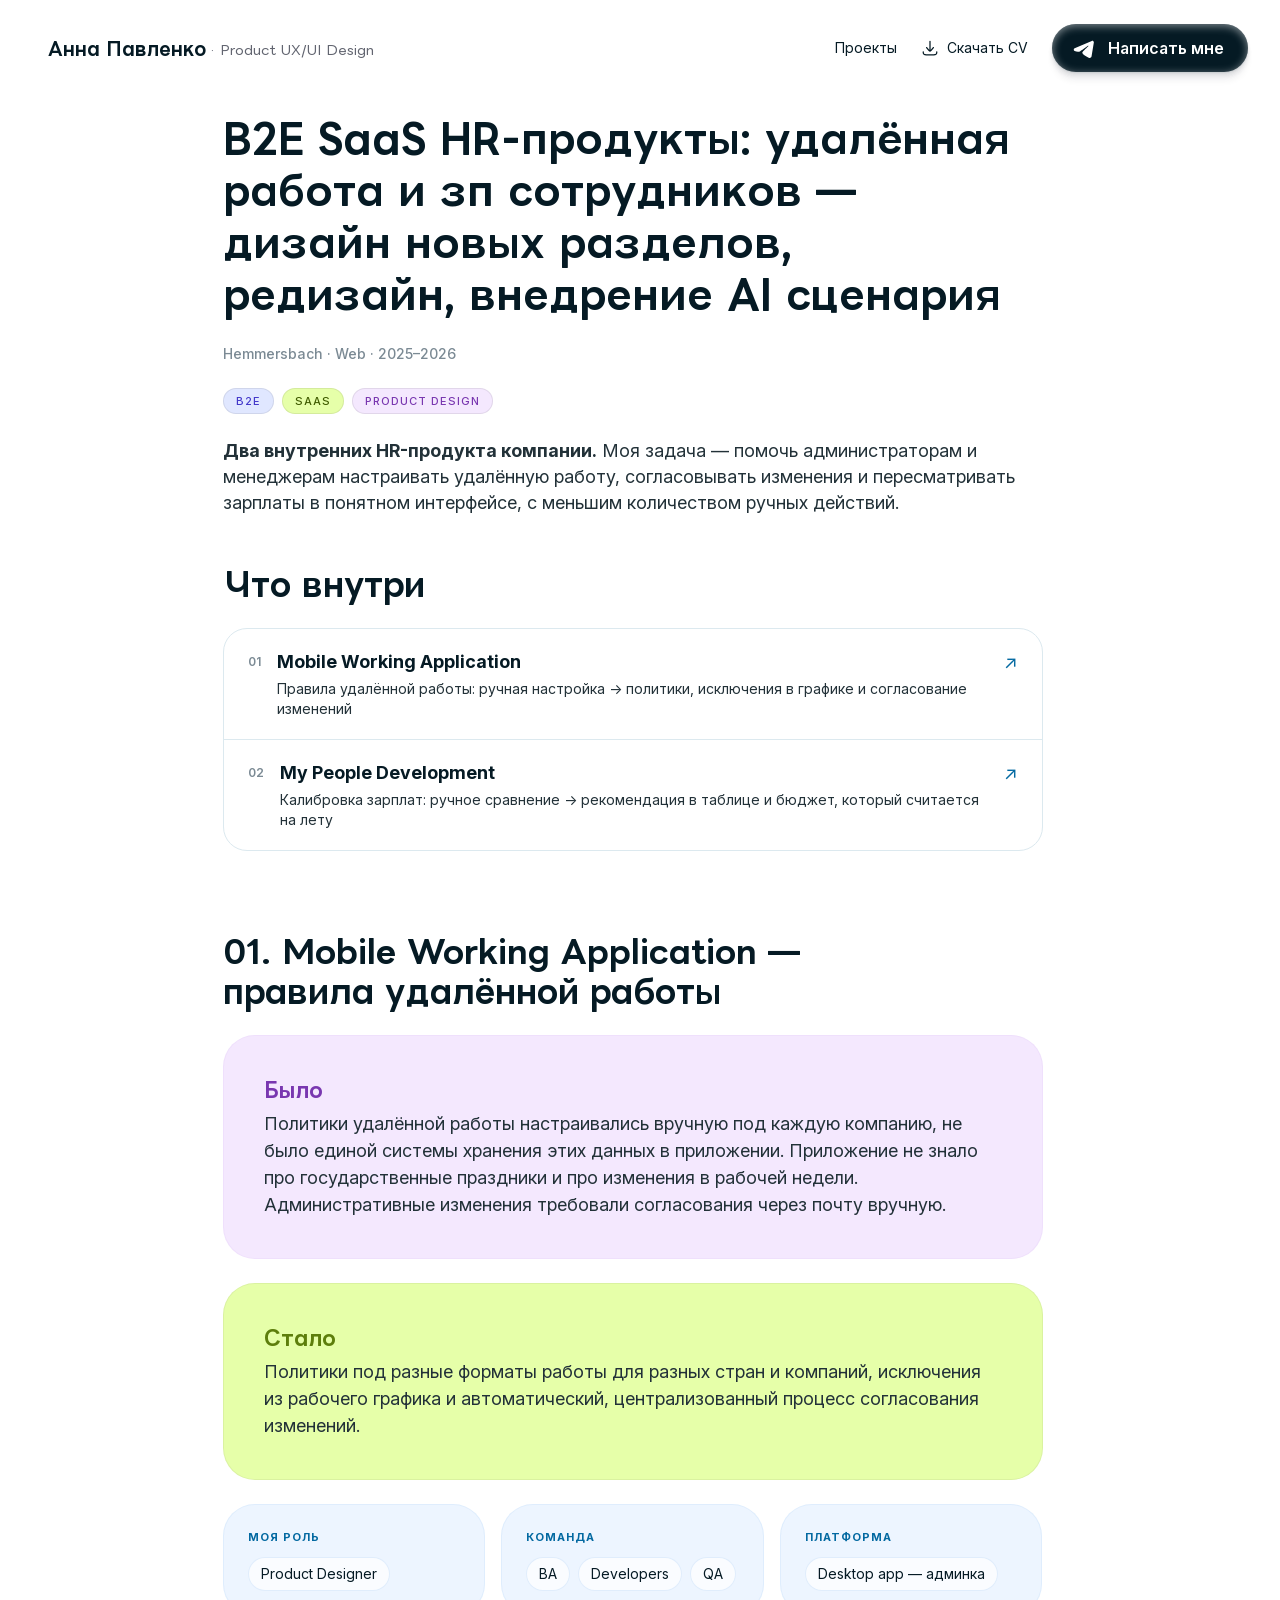
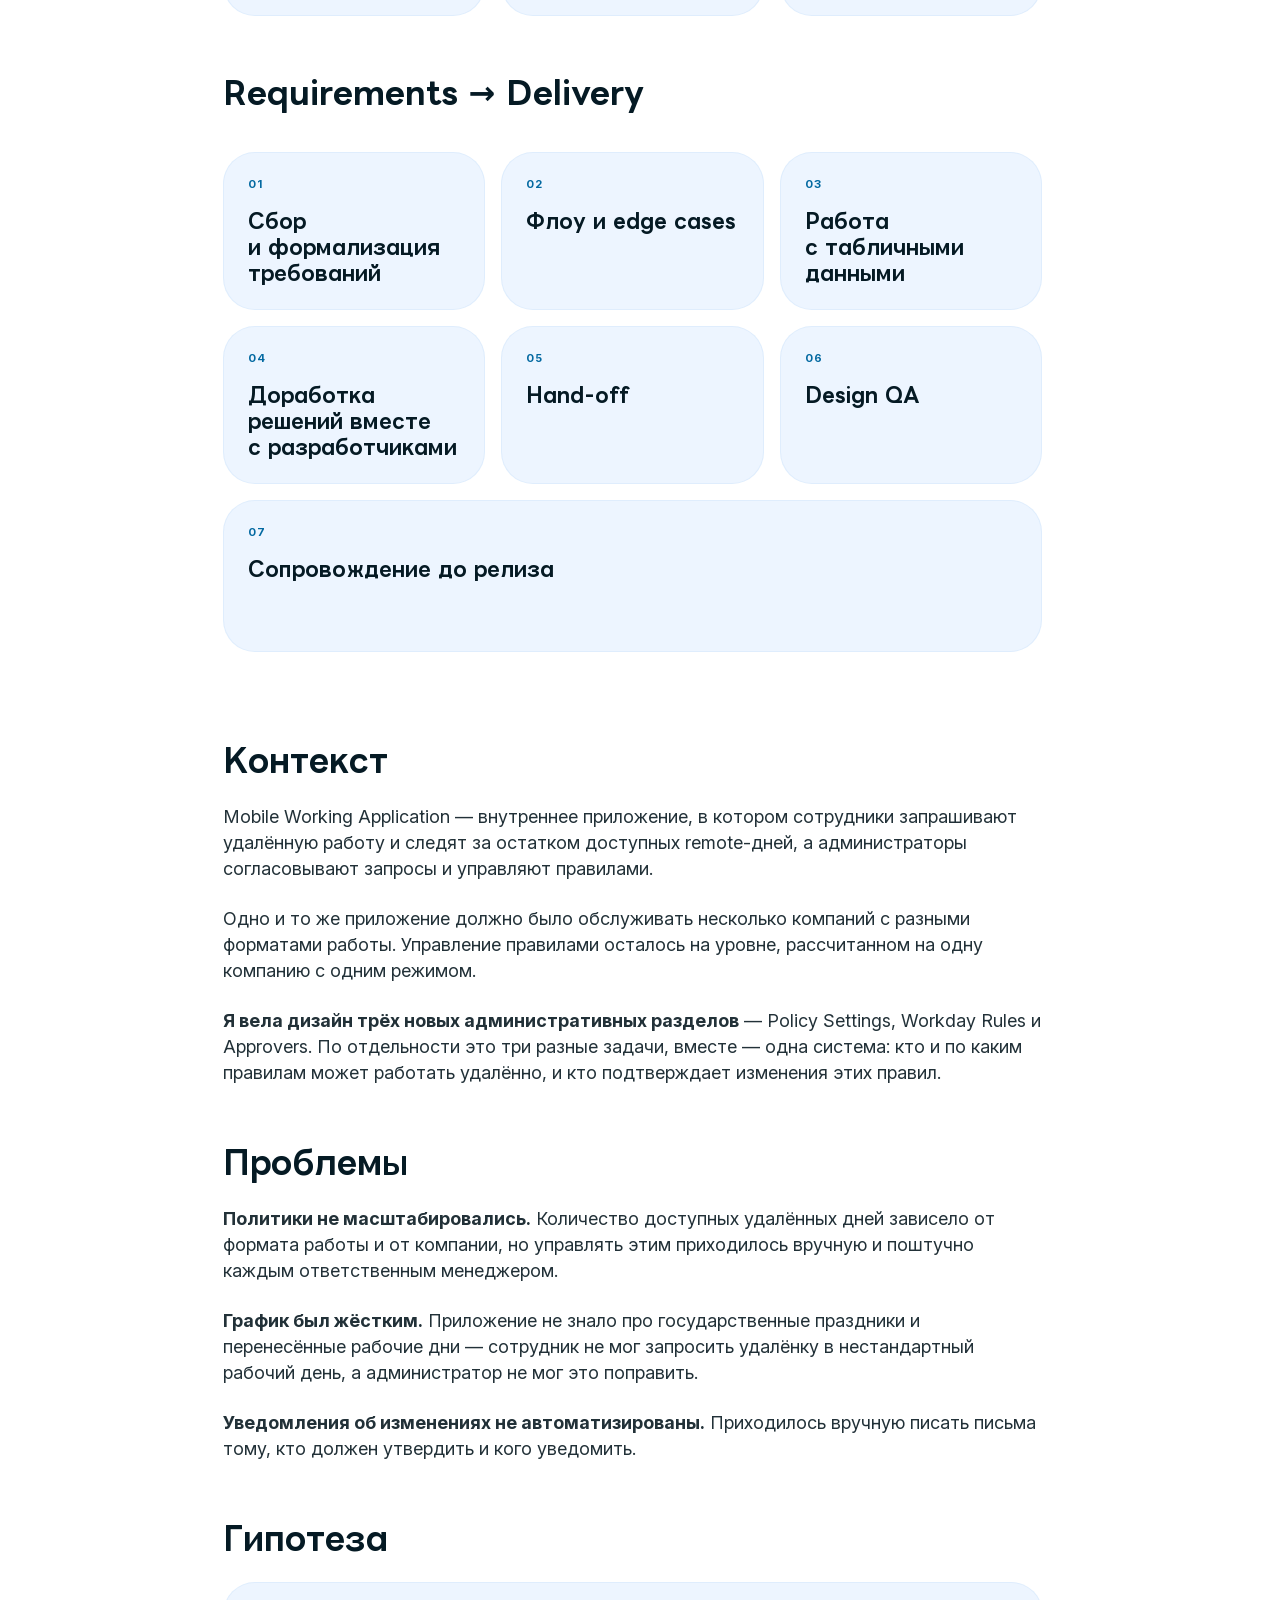
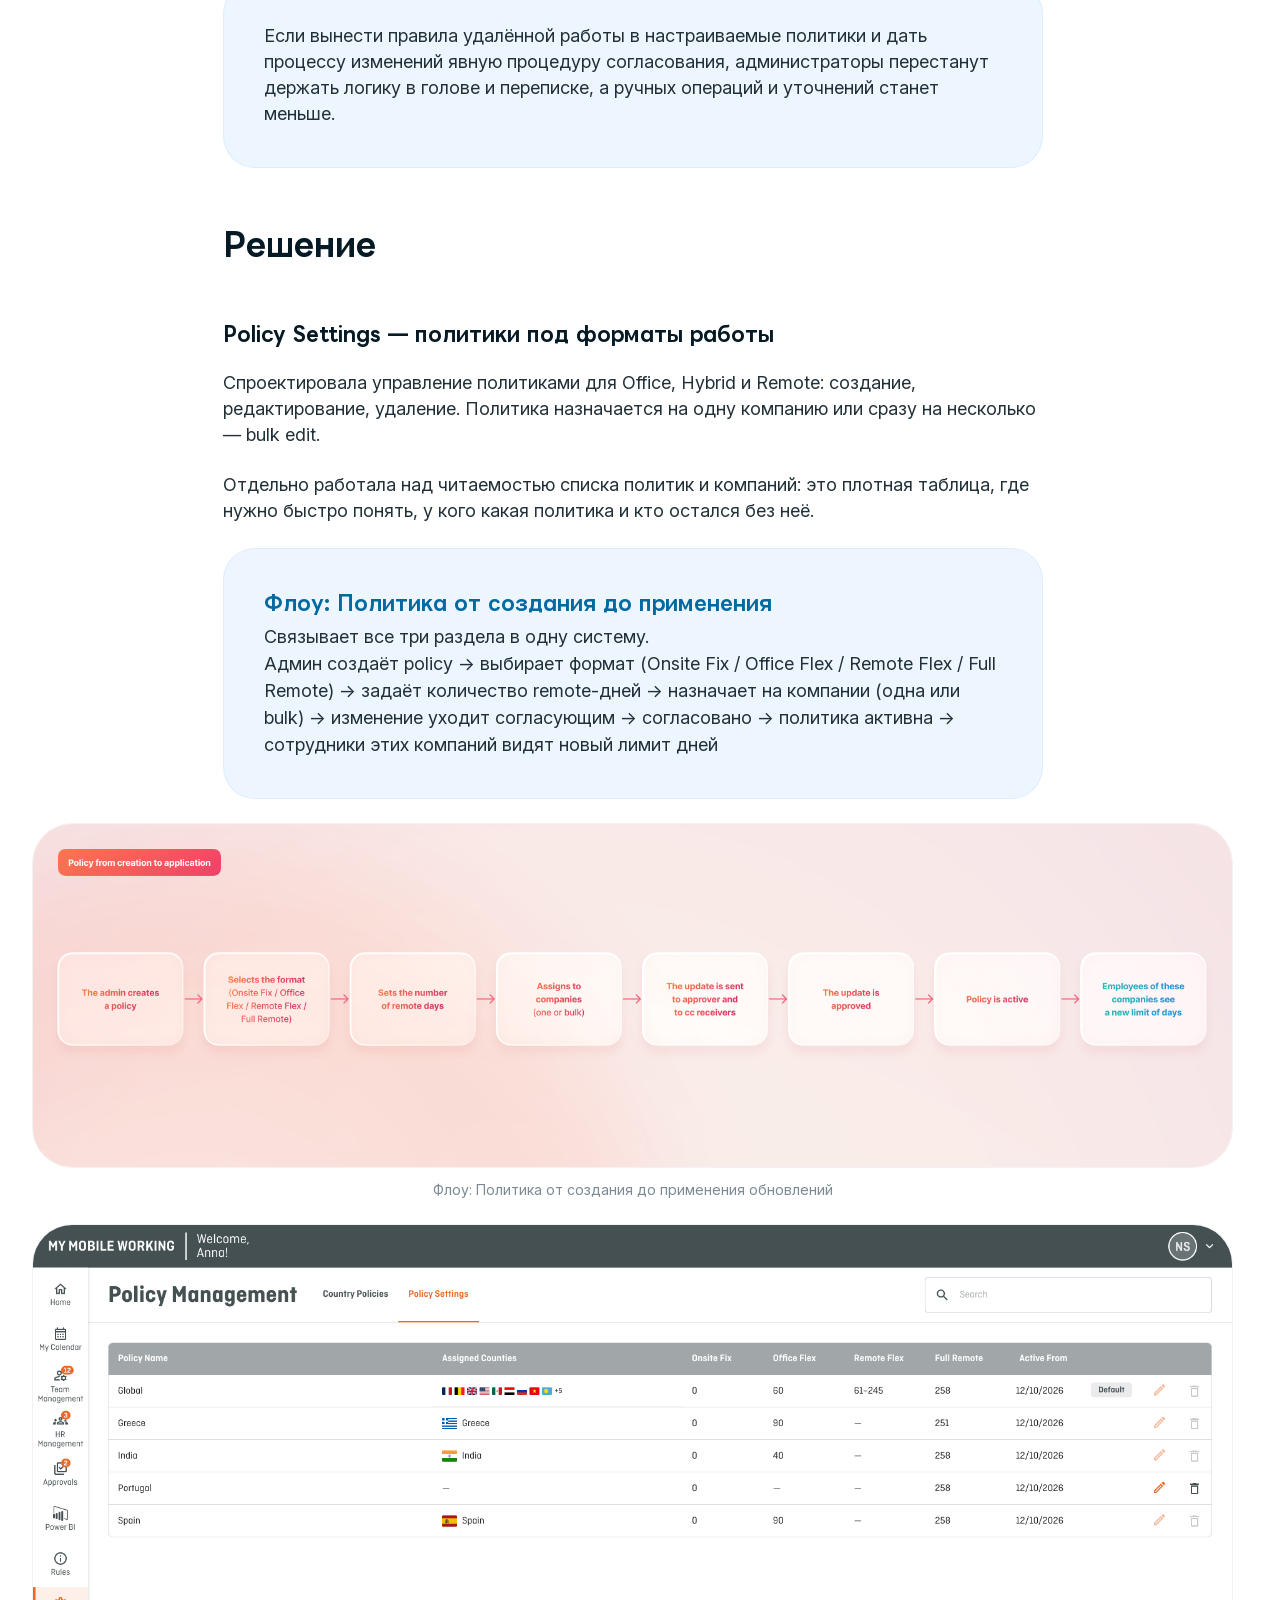
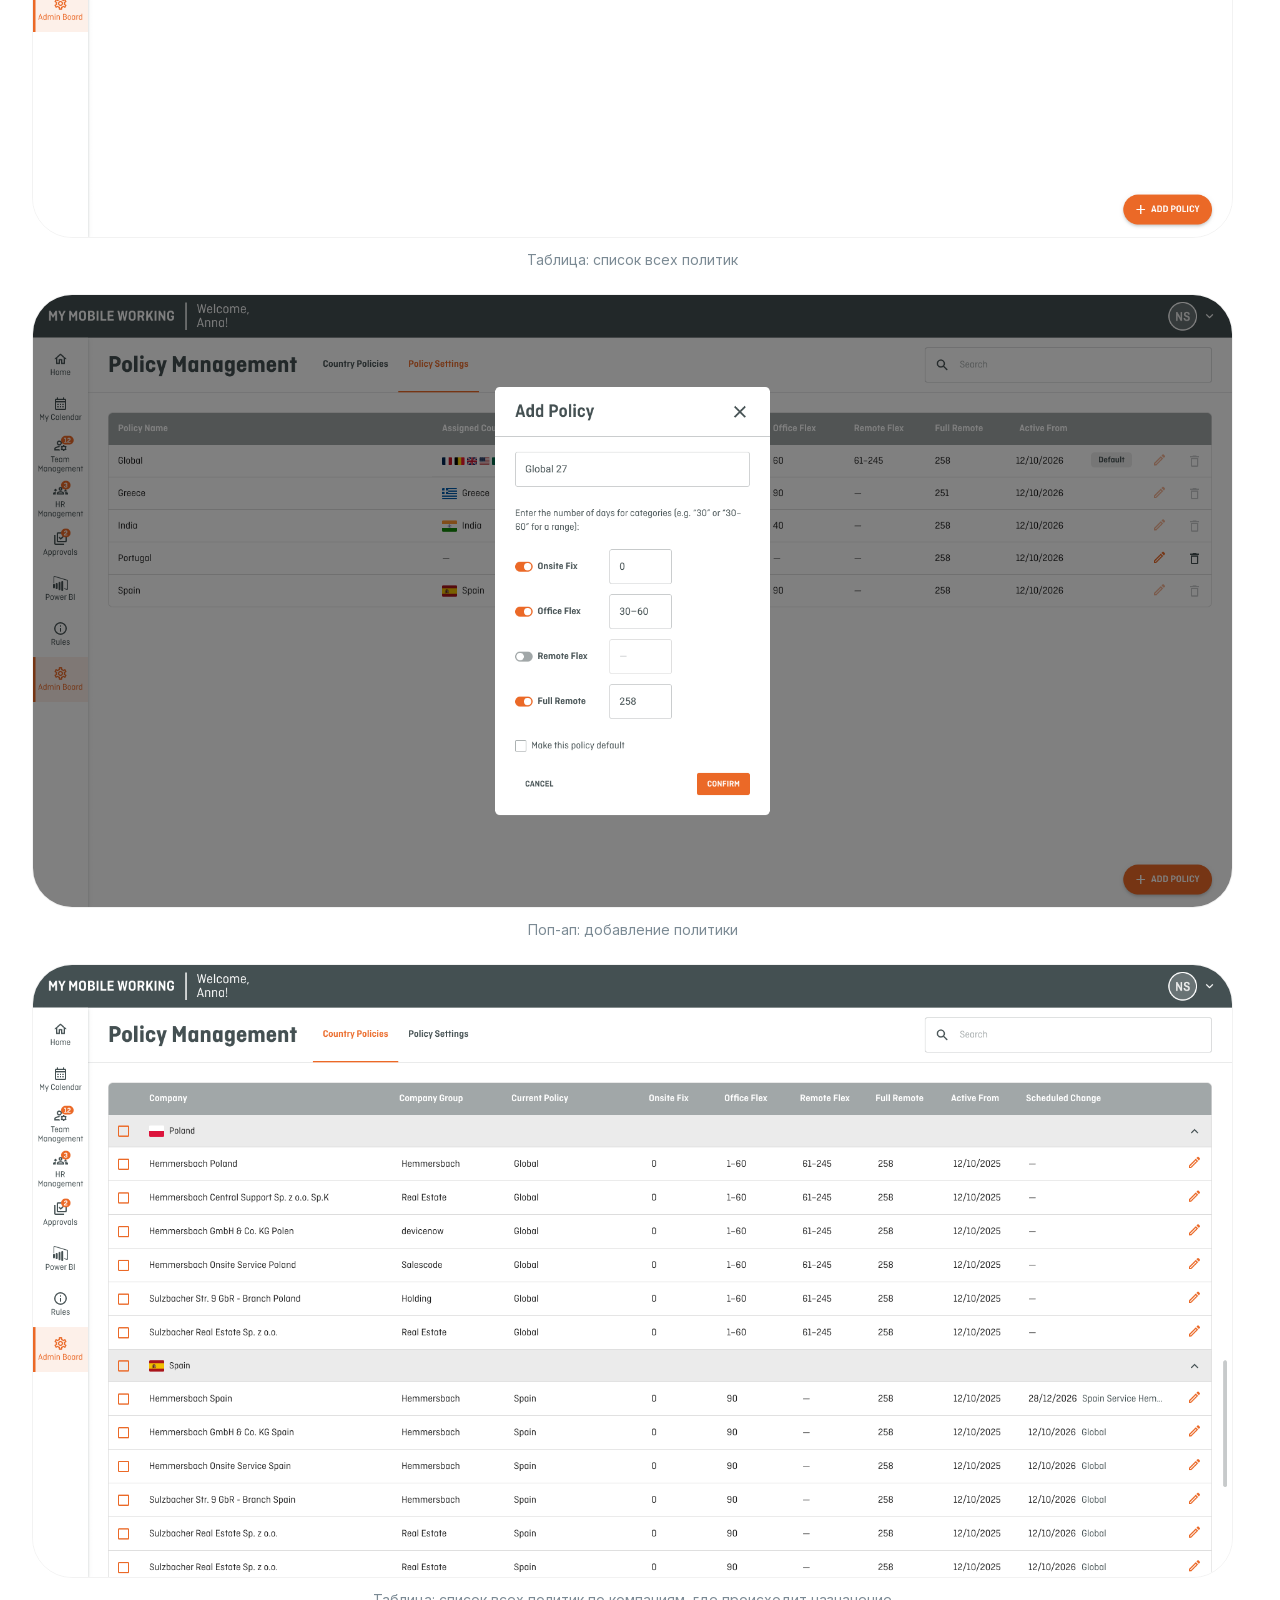
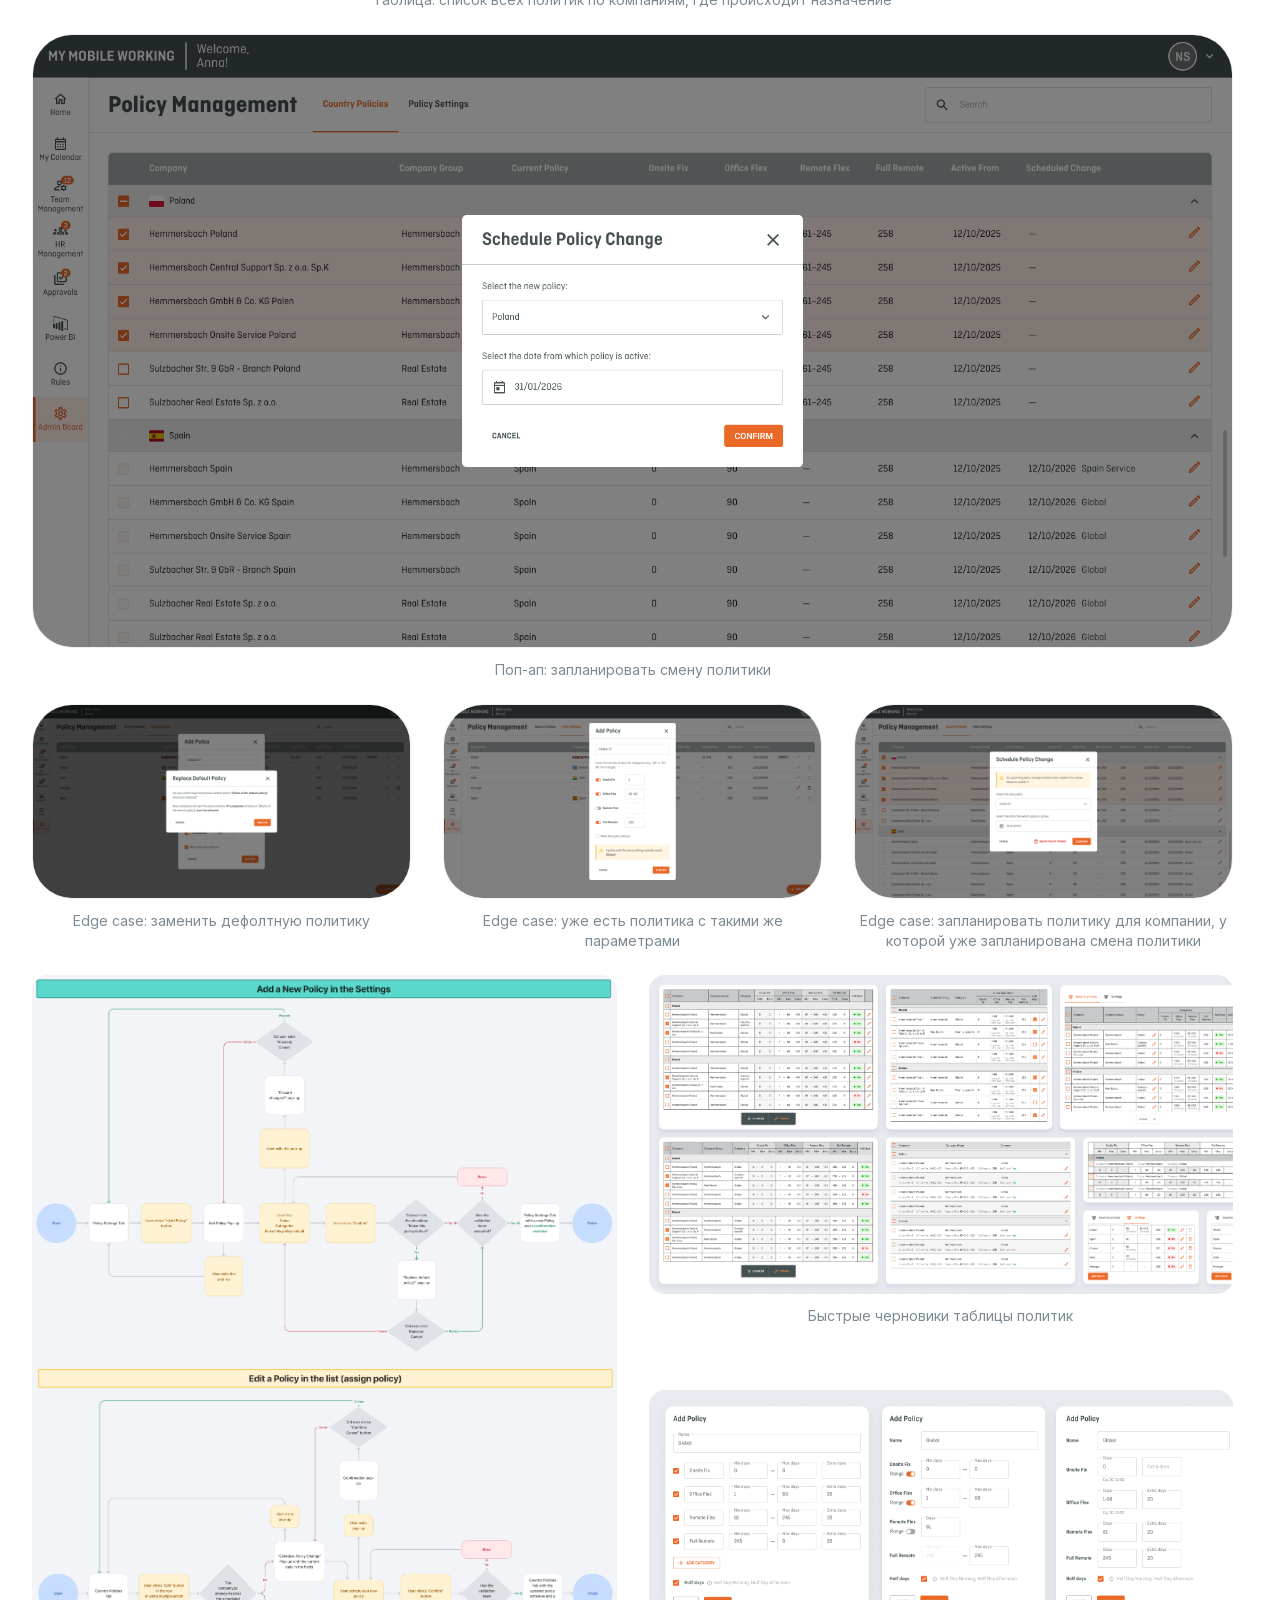
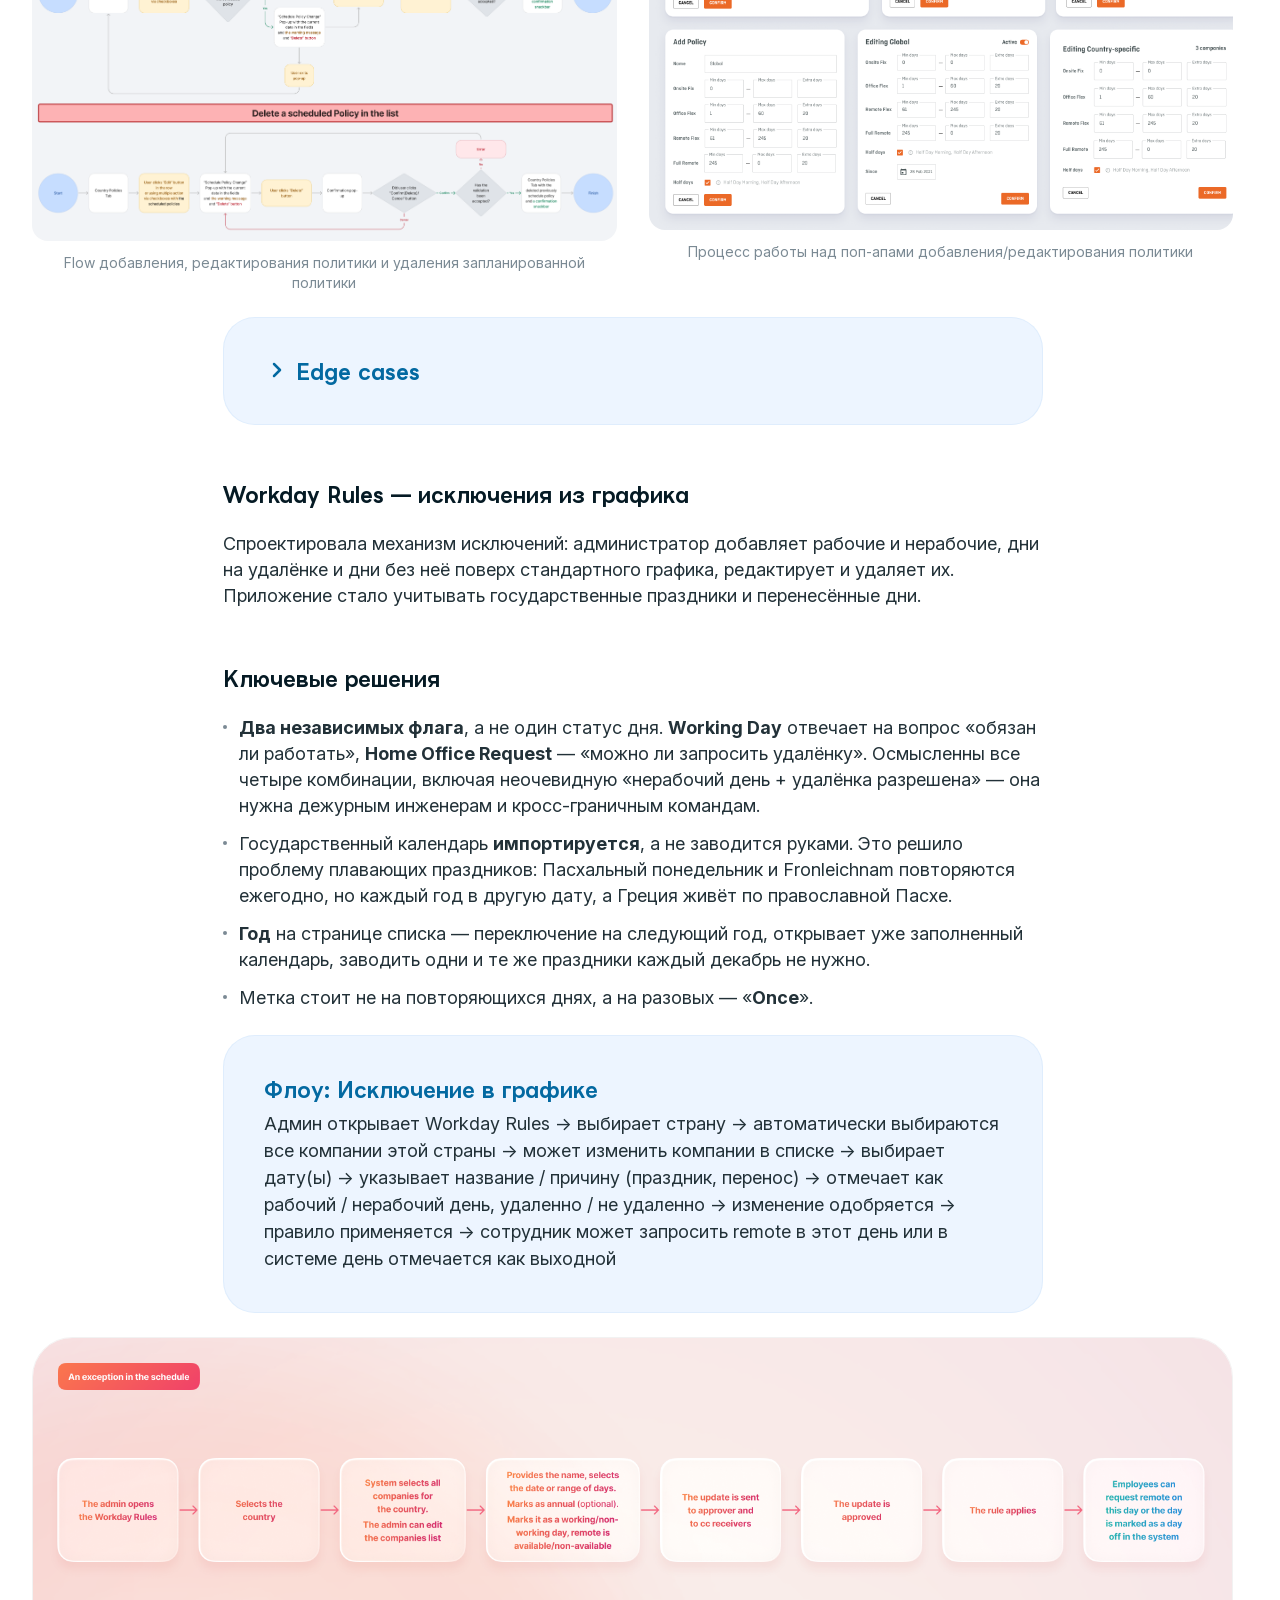
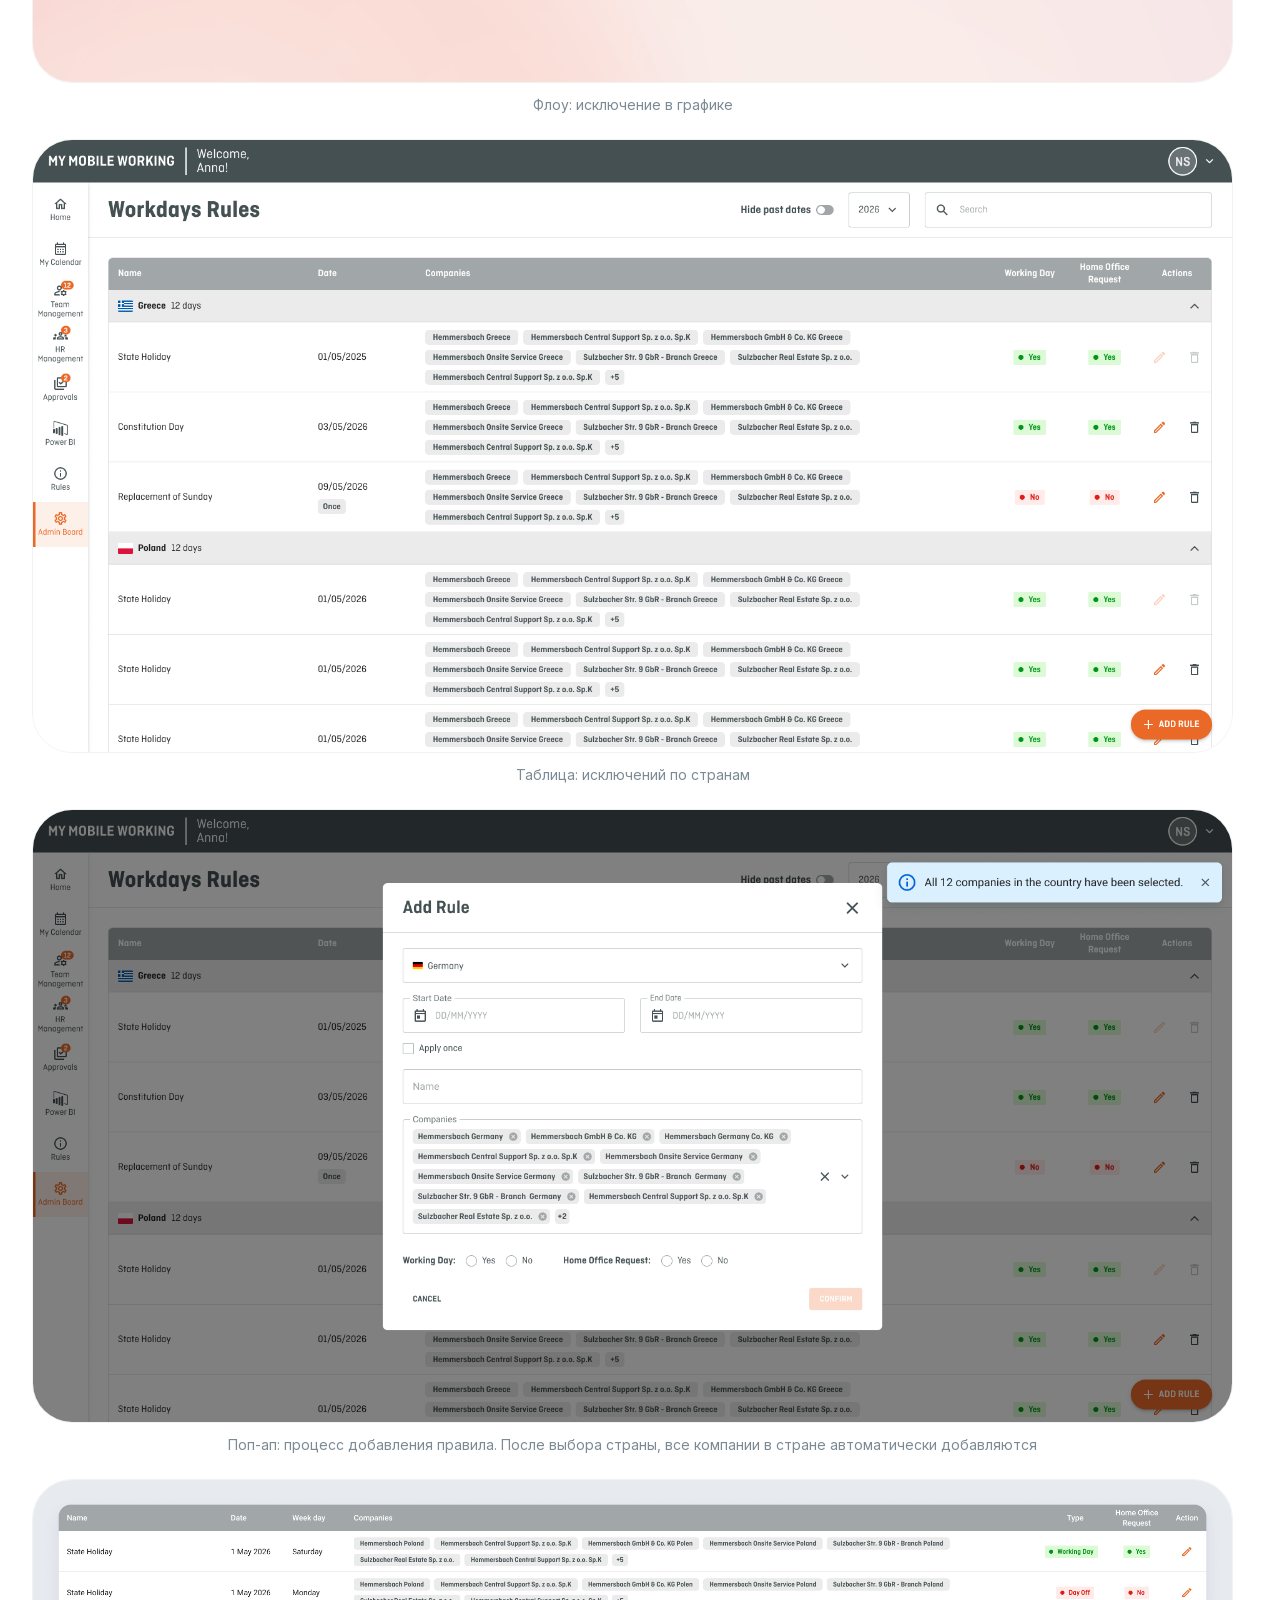
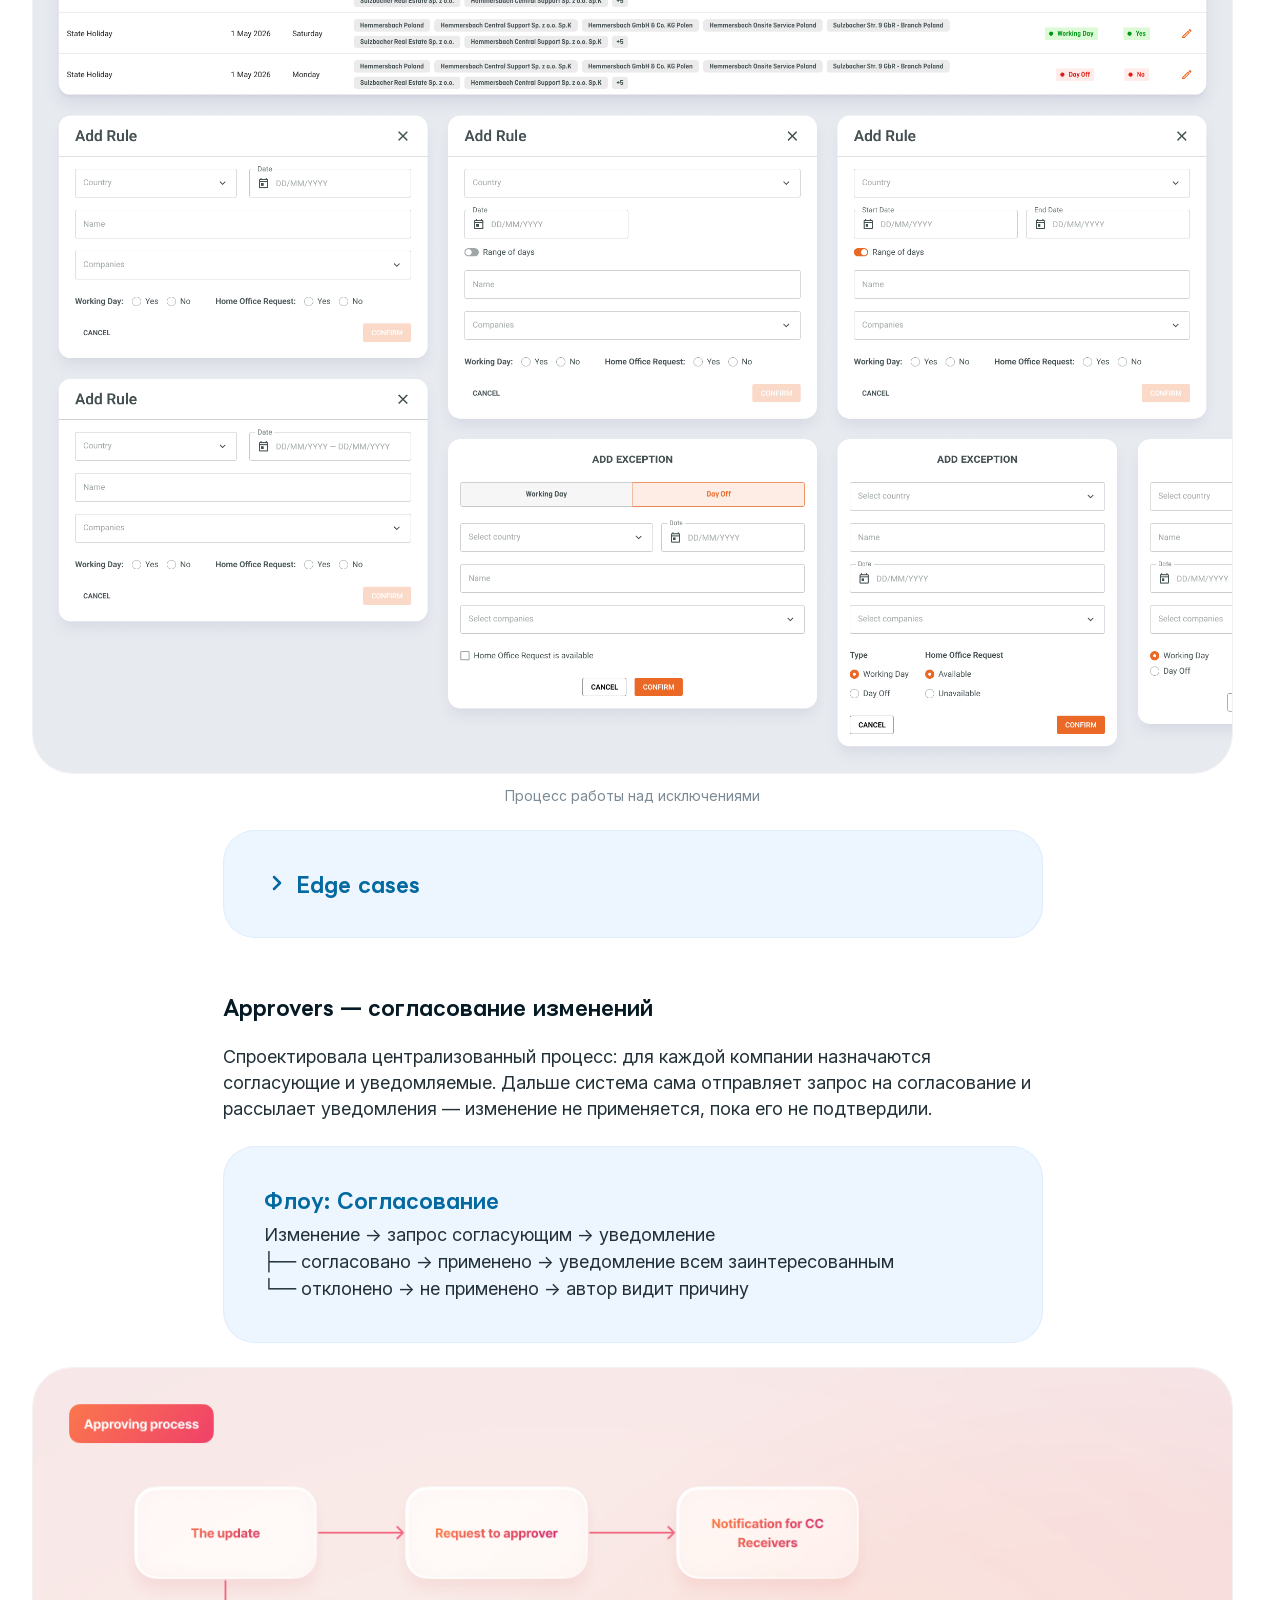
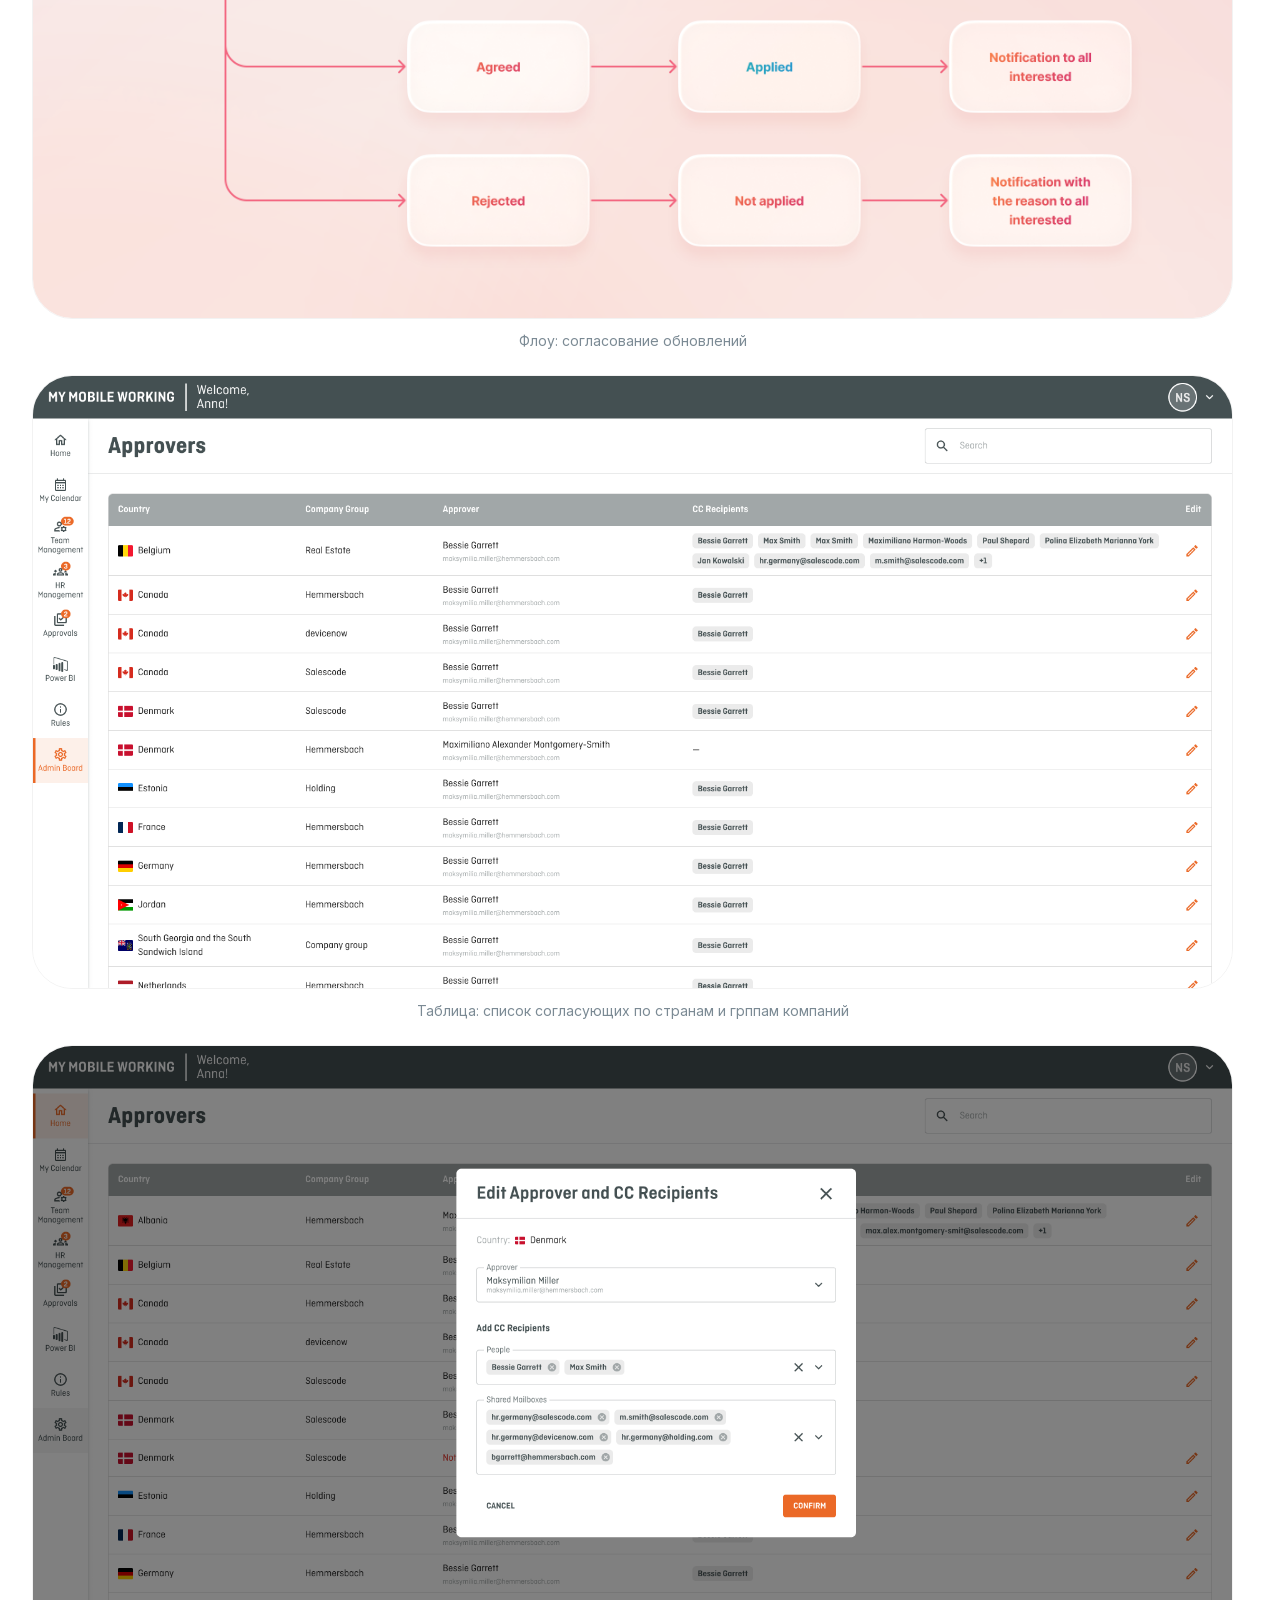
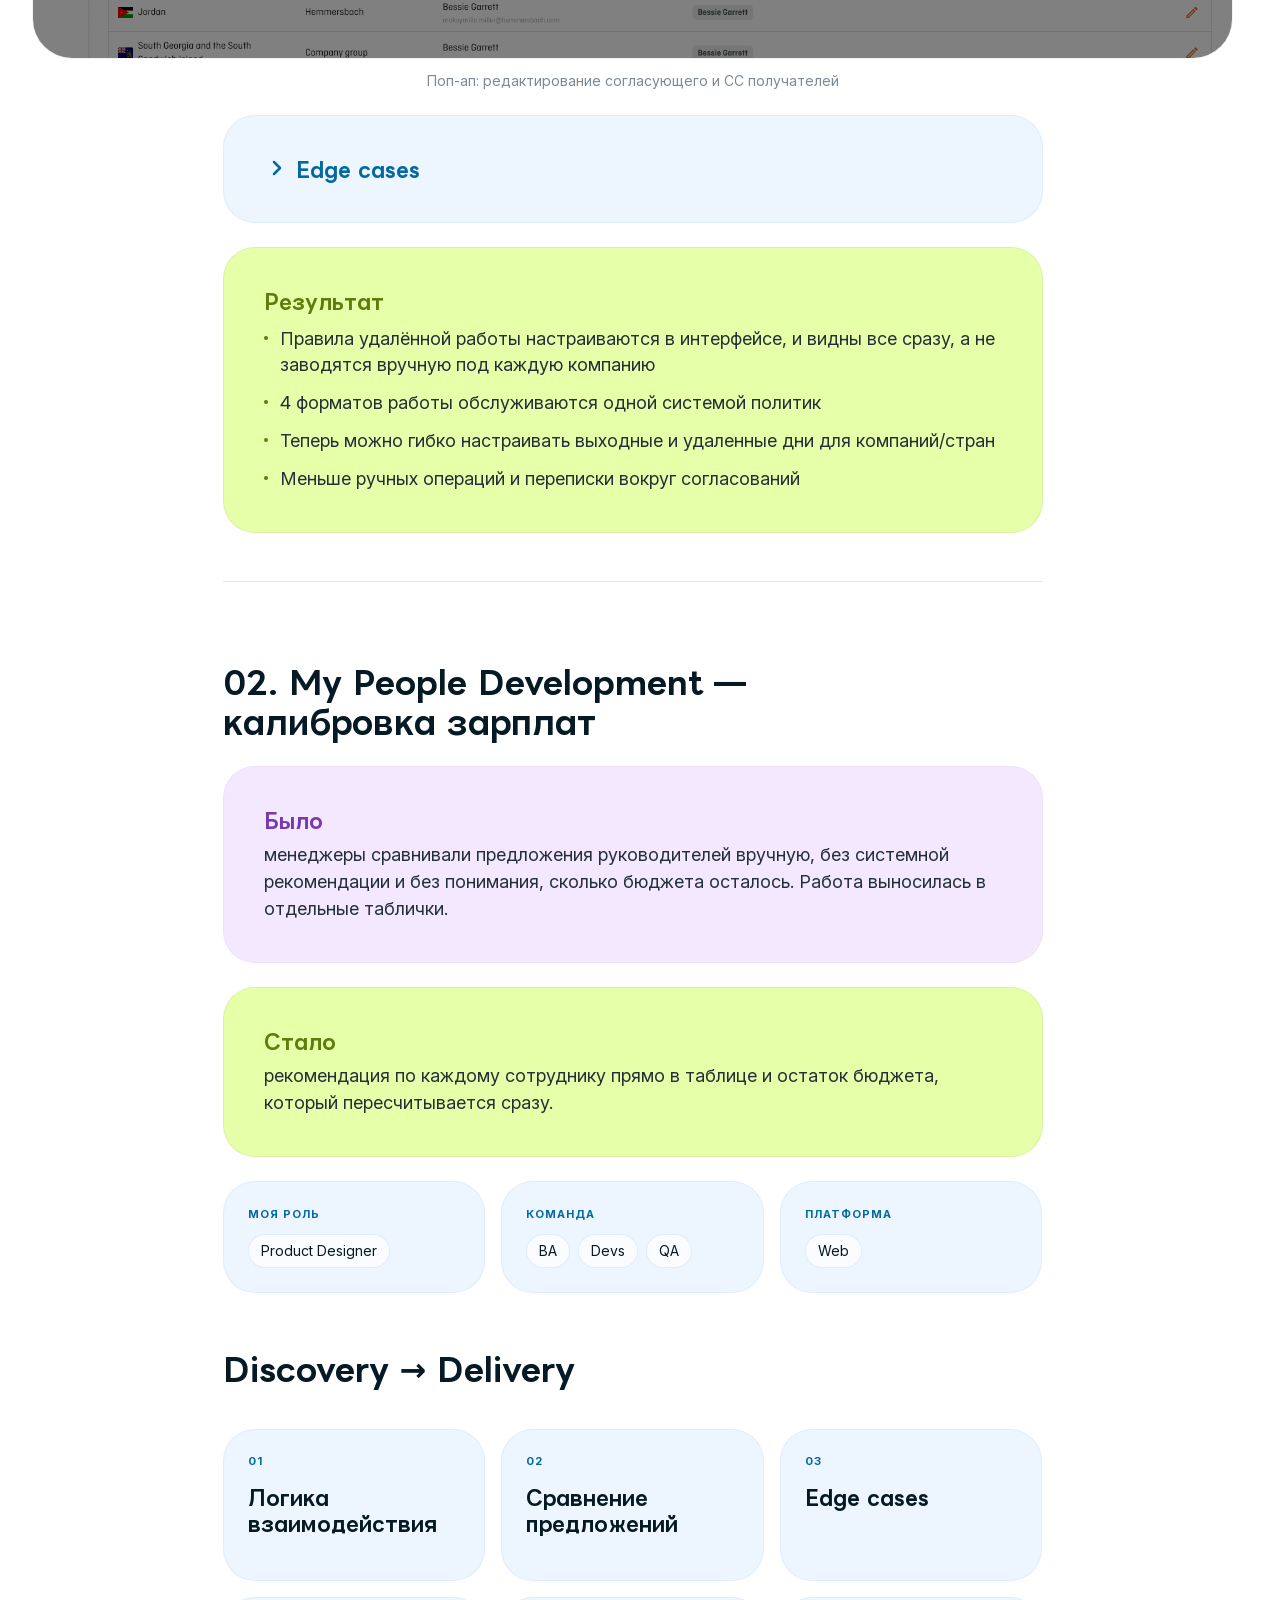
<file: projects/hr-app-ux/index.html>
<!DOCTYPE html><html lang="ru" class="__variable_d18add"><head><meta charSet="utf-8"/><meta name="viewport" content="width=device-width, initial-scale=1"/><link rel="preload" href="/_next/static/media/0336a89fb4e7fc1d-s.p.woff2" as="font" crossorigin="" type="font/woff2"/><link rel="preload" as="image" href="/header/download.svg"/><link rel="preload" as="image" href="/header/telegram.svg"/><link rel="stylesheet" href="/_next/static/css/a77494ed616c1e13.css" data-precedence="next"/><link rel="stylesheet" href="/_next/static/css/a1281ee937b2a462.css" data-precedence="next"/><link rel="stylesheet" href="/_next/static/css/a8e210cd2585e358.css" data-precedence="next"/><link rel="stylesheet" href="/_next/static/css/144978445694cc28.css" data-precedence="next"/><link rel="stylesheet" href="/_next/static/css/40828bb9d4d35c04.css" data-precedence="next"/><link rel="stylesheet" href="/_next/static/css/52859a80f5b30c94.css" data-precedence="next"/><link rel="preload" as="script" fetchPriority="low" href="/_next/static/chunks/webpack-a6104fa8d1556cdf.js"/><script src="/_next/static/chunks/fd9d1056-b11b2651f33aae7f.js" async=""></script><script src="/_next/static/chunks/117-d724553db90a2cbb.js" async=""></script><script src="/_next/static/chunks/main-app-ad5334f9c6920129.js" async=""></script><script src="/_next/static/chunks/448-6115dc82e62f569f.js" async=""></script><script src="/_next/static/chunks/145-a706dcd9dbee5123.js" async=""></script><script src="/_next/static/chunks/622-4f879ed77ea271b2.js" async=""></script><script src="/_next/static/chunks/655-d0f85aec4beb4dac.js" async=""></script><script src="/_next/static/chunks/733-91822280be6f2b6b.js" async=""></script><script src="/_next/static/chunks/app/projects/%5Bslug%5D/page-2445171f1aa4f0f1.js" async=""></script><script src="/_next/static/chunks/app/layout-6e2c98084edd7e2a.js" async=""></script><meta name="theme-color" media="(prefers-color-scheme: light)" content="#faf9f6"/><meta name="theme-color" media="(prefers-color-scheme: dark)" content="#0f0f10"/><title>B2E SaaS HR-продукты: удалённая работа и зп сотрудников — дизайн новых разделов, редизайн, внедрение AI сценария — Анна Павленко</title><meta name="description" content="Два внутренних HR-продукта компании: правила удалённой работы, согласование изменений и калибровка зарплат с рекомендациями и расчётом бюджета в реальном времени."/><meta name="author" content="Анна Павленко"/><meta name="keywords" content="Анна Павленко,Продуктовый дизайнер,UX/UI-дизайнер,Дизайн-системы,Портфолио"/><meta property="og:title" content="B2E SaaS HR-продукты: удалённая работа и зп сотрудников — дизайн новых разделов, редизайн, внедрение AI сценария — Анна Павленко"/><meta property="og:description" content="Два внутренних HR-продукта компании: правила удалённой работы, согласование изменений и калибровка зарплат с рекомендациями и расчётом бюджета в реальном времени."/><meta property="og:image" content="https://annaps-design.github.io/projects/hr-app-ux/gallery-cover.png"/><meta property="og:image:alt" content="B2E SaaS HR-продукты: удалённая работа и зп сотрудников — дизайн новых разделов, редизайн, внедрение AI сценария"/><meta name="twitter:card" content="summary_large_image"/><meta name="twitter:title" content="B2E SaaS HR-продукты: удалённая работа и зп сотрудников — дизайн новых разделов, редизайн, внедрение AI сценария — Анна Павленко"/><meta name="twitter:description" content="Два внутренних HR-продукта компании: правила удалённой работы, согласование изменений и калибровка зарплат с рекомендациями и расчётом бюджета в реальном времени."/><meta name="twitter:image" content="https://annaps-design.github.io/projects/hr-app-ux/gallery-cover.png"/><meta name="twitter:image:alt" content="B2E SaaS HR-продукты: удалённая работа и зп сотрудников — дизайн новых разделов, редизайн, внедрение AI сценария"/><link rel="icon" href="/favicon.ico?v=20261120" sizes="16x16 32x32 48x48"/><link rel="icon" href="/favicon.png?v=20261120" type="image/png" sizes="32x32"/><link rel="icon" href="/favicon.svg?v=20261120" type="image/svg+xml" sizes="any"/><link rel="apple-touch-icon" href="/apple-touch-icon.png?v=20261120" sizes="180x180"/><meta name="next-size-adjust"/><script>(function(){try{
    var t=localStorage.getItem('theme');
    if(t!=='light'&&t!=='dark'){t='light';}
    document.documentElement.dataset.theme=t;
    var l=localStorage.getItem('locale');
    if(l!=='en'&&l!=='ru'){l='ru';}
    document.documentElement.lang=l;
  }catch(e){}
  if(window.matchMedia('(prefers-reduced-motion: no-preference)').matches && 'IntersectionObserver' in window){
    document.documentElement.dataset.motion='ready';
    setTimeout(function(){
      if(!document.querySelector('[data-reveal-state]')) delete document.documentElement.dataset.motion;
    },4000);
  }
  })();</script><script src="/_next/static/chunks/polyfills-42372ed130431b0a.js" noModule=""></script></head><body class="min-h-dvh bg-canvas text-fg antialiased"><a href="#main" class="sr-only focus:not-sr-only focus:fixed focus:left-4 focus:top-4 focus:z-[200] focus:rounded-full focus:bg-fg focus:px-4 focus:py-2 focus:text-small focus:text-canvas">Skip to content</a><div class="portfolio-header-space" aria-hidden="true"></div><header class="portfolio-header" data-scrolled="false"><nav class="portfolio-nav" aria-label="Главная навигация"><a class="portfolio-identity" aria-label="Анна Павленко" href="/"><span class="portfolio-monogram" aria-hidden="true">АП</span><span class="portfolio-name">Анна Павленко</span><span class="portfolio-role">· Product UX/UI Design</span></a><div class="portfolio-nav-actions"><a class="portfolio-nav-link" href="/#projects"><span class="hover-copy"><span class="hover-word-mask"><span class="hover-word">Проекты<span class="hover-word-copy" aria-hidden="true">Проекты</span></span></span></span></a><a href="https://drive.google.com/file/d/1B96fQ1nGYfv91Ez7UOI6wGiYmQuzW_r_/view" target="_blank" rel="noopener noreferrer" class="portfolio-nav-link portfolio-cv"><img src="/header/download.svg" alt="" width="18" height="18"/><span class="portfolio-wide-label"><span class="hover-copy"><span class="hover-word-mask"><span class="hover-word">Скачать CV<span class="hover-word-copy" aria-hidden="true">Скачать CV</span></span></span></span></span><span class="portfolio-short-label"><span class="hover-copy"><span class="hover-word-mask"><span class="hover-word">CV<span class="hover-word-copy" aria-hidden="true">CV</span></span></span></span></span></a><a class="group inline-flex items-center justify-center gap-2 rounded-full font-medium transition-all duration-300 ease-premium select-none focus-visible:outline-none focus-visible:ring-2 focus-visible:ring-accent focus-visible:ring-offset-2 focus-visible:ring-offset-canvas disabled:pointer-events-none disabled:opacity-50 active:scale-[0.98] bg-accent text-accent-fg hover:bg-accent-strong h-11 px-5 text-small portfolio-header-contact" href="https://t.me/annyalta" target="_blank" rel="noopener noreferrer"><img src="/header/telegram.svg" alt="" width="24" height="24"/><span class="portfolio-wide-label"><span class="hover-copy"><span class="hover-word-mask"><span class="hover-word">Написать мне<span class="hover-word-copy" aria-hidden="true">Написать мне</span></span></span></span></span><span class="portfolio-short-label"><span class="hover-copy"><span class="hover-word-mask"><span class="hover-word">Написать<span class="hover-word-copy" aria-hidden="true">Написать</span></span></span></span></span></a></div></nav></header><div><main id="main"><article class="editorial-case" data-case="hr-app-ux" aria-labelledby="case-title"><header class="case-column case-intro"><h1 id="case-title" data-reveal="heading"><span class="reveal-word-mask"><span class="reveal-word">B2E</span></span> <span class="reveal-word-mask"><span class="reveal-word">SaaS</span></span> <span class="reveal-word-mask"><span class="reveal-word">HR-продукты:</span></span> <span class="reveal-word-mask"><span class="reveal-word">удалённая</span></span> <span class="reveal-word-mask"><span class="reveal-word">работа</span></span> <span class="reveal-word-mask"><span class="reveal-word">и зп</span></span> <span class="reveal-word-mask"><span class="reveal-word">сотрудников —</span></span> <span class="reveal-word-mask"><span class="reveal-word">дизайн</span></span> <span class="reveal-word-mask"><span class="reveal-word">новых</span></span> <span class="reveal-word-mask"><span class="reveal-word">разделов,</span></span> <span class="reveal-word-mask"><span class="reveal-word">редизайн,</span></span> <span class="reveal-word-mask"><span class="reveal-word">внедрение</span></span> <span class="reveal-word-mask"><span class="reveal-word">AI сценария</span></span></h1><p data-reveal="block" class="case-meta">Hemmersbach · Web · 2025–2026</p><div class="case-tags"><span data-reveal="block" class="tag-chip inline-flex items-center rounded-full px-2.5 py-1.5 text-[0.6875rem] font-medium uppercase leading-none tracking-[0.05em] chip-indigo">B2E</span><span data-reveal="block" class="tag-chip inline-flex items-center rounded-full px-2.5 py-1.5 text-[0.6875rem] font-medium uppercase leading-none tracking-[0.05em] chip-lime">SaaS</span><span data-reveal="block" class="tag-chip inline-flex items-center rounded-full px-2.5 py-1.5 text-[0.6875rem] font-medium uppercase leading-none tracking-[0.05em] chip-violet">Product Design</span></div></header><div data-case-block="text" class="case-column case-text"><div class="case-paragraphs"><p data-reveal="block"><strong>Два внутренних HR-продукта компании.</strong> Моя задача — помочь администраторам и менеджерам настраивать удалённую работу, согласовывать изменения и пересматривать зарплаты в понятном интерфейсе, с меньшим количеством ручных действий.</p></div></div><nav data-case-block="contents" class="case-column case-contents" aria-label="Что внутри"><h2 data-reveal="heading"><span class="reveal-word-mask"><span class="reveal-word">Что внутри</span></span></h2><ol><li data-reveal="block"><a href="#mobile-working"><span class="case-contents-number" aria-hidden="true">01</span><span class="case-contents-copy"><strong><span class="hover-copy"><span class="hover-word-mask"><span class="hover-word">Mobile<span class="hover-word-copy" aria-hidden="true">Mobile</span></span></span> <span class="hover-word-mask"><span class="hover-word">Working Application<span class="hover-word-copy" aria-hidden="true">Working Application</span></span></span></span></strong><span>Правила удалённой работы: ручная настройка → политики, исключения в графике и согласование изменений</span></span><span class="case-contents-arrow" aria-hidden="true">↗</span></a></li><li data-reveal="block"><a href="#people-development"><span class="case-contents-number" aria-hidden="true">02</span><span class="case-contents-copy"><strong><span class="hover-copy"><span class="hover-word-mask"><span class="hover-word">My<span class="hover-word-copy" aria-hidden="true">My</span></span></span> <span class="hover-word-mask"><span class="hover-word">People Development<span class="hover-word-copy" aria-hidden="true">People Development</span></span></span></span></strong><span>Калибровка зарплат: ручное сравнение → рекомендация в таблице и бюджет, который считается на лету</span></span><span class="case-contents-arrow" aria-hidden="true">↗</span></a></li></ol></nav><div data-case-block="heading" id="mobile-working" class="case-column case-heading"><h2 data-reveal="heading"><span class="reveal-word-mask"><span class="reveal-word">01.</span></span> <span class="reveal-word-mask"><span class="reveal-word">Mobile</span></span> <span class="reveal-word-mask"><span class="reveal-word">Working</span></span> <span class="reveal-word-mask"><span class="reveal-word">Application —</span></span> <span class="reveal-word-mask"><span class="reveal-word">правила</span></span> <span class="reveal-word-mask"><span class="reveal-word">удалённой работы</span></span></h2></div><section data-case-block="callout" data-reveal="block" class="case-column case-panel case-callout case-tone-lavender"><h3 data-reveal="heading"><span class="reveal-word-mask"><span class="reveal-word">Было</span></span></h3><div class="case-paragraphs"><p data-reveal="block">Политики удалённой работы настраивались вручную под каждую компанию, не было единой системы хранения этих данных в приложении. Приложение не знало про государственные праздники и про изменения в рабочей недели. Административные изменения требовали согласования через почту вручную.</p></div></section><section data-case-block="callout" data-reveal="block" class="case-column case-panel case-callout case-tone-lime"><h3 data-reveal="heading"><span class="reveal-word-mask"><span class="reveal-word">Стало</span></span></h3><div class="case-paragraphs"><p data-reveal="block">Политики под разные форматы работы для разных стран и компаний, исключения из рабочего графика и автоматический, централизованный процесс согласования изменений.</p></div></section><dl data-case-block="facts" class="case-column case-facts" data-columns="3"><div data-reveal="block" class="case-fact-card case-tone-blue"><dt>Моя роль</dt><dd><ul><li>Product Designer</li></ul></dd></div><div data-reveal="block" class="case-fact-card case-tone-blue"><dt>Команда</dt><dd><ul><li>BA</li><li>Developers</li><li>QA</li></ul></dd></div><div data-reveal="block" class="case-fact-card case-tone-blue"><dt>Платформа</dt><dd><ul><li>Desktop app — админка</li></ul></dd></div></dl><section data-case-block="process" class="case-column case-process"><h2 data-reveal="heading"><span class="reveal-word-mask"><span class="reveal-word">Requirements → Delivery</span></span></h2><ol class="case-process-grid"><li data-reveal="block" class="case-process-step case-tone-blue"><span class="case-step-number">01</span><h3>Сбор и формализация требований</h3></li><li data-reveal="block" class="case-process-step case-tone-blue"><span class="case-step-number">02</span><h3>Флоу и edge cases</h3></li><li data-reveal="block" class="case-process-step case-tone-blue"><span class="case-step-number">03</span><h3>Работа с табличными данными</h3></li><li data-reveal="block" class="case-process-step case-tone-blue"><span class="case-step-number">04</span><h3>Доработка решений вместе с разработчиками</h3></li><li data-reveal="block" class="case-process-step case-tone-blue"><span class="case-step-number">05</span><h3>Hand-off</h3></li><li data-reveal="block" class="case-process-step case-tone-blue"><span class="case-step-number">06</span><h3>Design QA</h3></li><li data-reveal="block" class="case-process-step case-tone-blue"><span class="case-step-number">07</span><h3>Сопровождение до релиза</h3></li></ol></section><div data-case-block="heading" class="case-column case-heading"><h2 data-reveal="heading"><span class="reveal-word-mask"><span class="reveal-word">Контекст</span></span></h2></div><div data-case-block="text" class="case-column case-text"><div class="case-paragraphs"><p data-reveal="block">Mobile Working Application — внутреннее приложение, в котором сотрудники запрашивают удалённую работу и следят за остатком доступных remote-дней, а администраторы согласовывают запросы и управляют правилами.</p></div></div><div data-case-block="text" class="case-column case-text"><div class="case-paragraphs"><p data-reveal="block">Одно и то же приложение должно было обслуживать несколько компаний с разными форматами работы. Управление правилами осталось на уровне, рассчитанном на одну компанию с одним режимом.</p></div></div><div data-case-block="text" class="case-column case-text"><div class="case-paragraphs"><p data-reveal="block"><strong>Я вела дизайн трёх новых административных разделов</strong> — Policy Settings, Workday Rules и Approvers. По отдельности это три разные задачи, вместе — одна система: кто и по каким правилам может работать удалённо, и кто подтверждает изменения этих правил.</p></div></div><div data-case-block="heading" class="case-column case-heading"><h2 data-reveal="heading"><span class="reveal-word-mask"><span class="reveal-word">Проблемы</span></span></h2></div><div data-case-block="text" class="case-column case-text"><div class="case-paragraphs"><p data-reveal="block"><strong>Политики не масштабировались.</strong> Количество доступных удалённых дней зависело от формата работы и от компании, но управлять этим приходилось вручную и поштучно каждым ответственным менеджером.</p></div></div><div data-case-block="text" class="case-column case-text"><div class="case-paragraphs"><p data-reveal="block"><strong>График был жёстким.</strong> Приложение не знало про государственные праздники и перенесённые рабочие дни — сотрудник не мог запросить удалёнку в нестандартный рабочий день, а администратор не мог это поправить.</p></div></div><div data-case-block="text" class="case-column case-text"><div class="case-paragraphs"><p data-reveal="block"><strong>Уведомления об изменениях не автоматизированы.</strong> Приходилось вручную писать письма тому, кто должен утвердить и кого уведомить.</p></div></div><div data-case-block="heading" class="case-column case-heading"><h2 data-reveal="heading"><span class="reveal-word-mask"><span class="reveal-word">Гипотеза</span></span></h2></div><section data-case-block="callout" data-reveal="block" class="case-column case-panel case-callout case-tone-blue"><div class="case-paragraphs"><p data-reveal="block">Если вынести правила удалённой работы в настраиваемые политики и дать процессу изменений явную процедуру согласования, администраторы перестанут держать логику в голове и переписке, а ручных операций и уточнений станет меньше.</p></div></section><div data-case-block="heading" class="case-column case-heading"><h2 data-reveal="heading"><span class="reveal-word-mask"><span class="reveal-word">Решение</span></span></h2></div><div data-case-block="heading" class="case-column case-heading"><h3 data-reveal="heading"><span class="reveal-word-mask"><span class="reveal-word">Policy</span></span> <span class="reveal-word-mask"><span class="reveal-word">Settings —</span></span> <span class="reveal-word-mask"><span class="reveal-word">политики</span></span> <span class="reveal-word-mask"><span class="reveal-word">под форматы работы</span></span></h3></div><div data-case-block="text" class="case-column case-text"><div class="case-paragraphs"><p data-reveal="block">Спроектировала управление политиками для Office, Hybrid и Remote: создание, редактирование, удаление. Политика назначается на одну компанию или сразу на несколько — bulk edit.</p></div></div><div data-case-block="text" class="case-column case-text"><div class="case-paragraphs"><p data-reveal="block">Отдельно работала над читаемостью списка политик и компаний: это плотная таблица, где нужно быстро понять, у кого какая политика и кто остался без неё.</p></div></div><section data-case-block="callout" data-reveal="block" class="case-column case-panel case-callout case-tone-blue"><h3 data-reveal="heading"><span class="reveal-word-mask"><span class="reveal-word">Флоу:</span></span> <span class="reveal-word-mask"><span class="reveal-word">Политика</span></span> <span class="reveal-word-mask"><span class="reveal-word">от создания</span></span> <span class="reveal-word-mask"><span class="reveal-word">до применения</span></span></h3><div class="case-paragraphs"><p data-reveal="block">Связывает все три раздела в одну систему.</p><p data-reveal="block">Админ создаёт policy → выбирает формат (Onsite Fix / Office Flex / Remote Flex / Full Remote) → задаёт количество remote-дней → назначает на компании (одна или bulk) → изменение уходит согласующим → согласовано → политика активна → сотрудники этих компаний видят новый лимит дней</p></div></section><div data-case-block="media" data-source-node="3b977fe7-15e8-80bb-8c05-d9ad877f0ac7" class="case-media" data-columns="1" style="--media-before:0px;--media-after:0px"><div class="gallery-grid flex flex-wrap justify-center gap-4" data-columns="1"><figure data-reveal="block" class="gallery-figure group w-full"><button type="button" class="gallery-trigger gallery-thumbnail relative block w-full overflow-hidden rounded-2xl bg-surface-2 focus-visible:outline-none focus-visible:ring-2 focus-visible:ring-accent focus-visible:ring-offset-2 focus-visible:ring-offset-canvas" aria-label="Флоу: Политика от создания до применения обновлений" aria-haspopup="dialog"><span class="gallery-preview block aspect-[4/3]" style="aspect-ratio:3840 / 1100"><img alt="Флоу: Политика от создания до применения обновлений" loading="lazy" decoding="async" data-nimg="fill" class="object-cover " style="position:absolute;height:100%;width:100%;left:0;top:0;right:0;bottom:0;color:transparent" src="/projects/hr-app-ux/hr-01.png"/></span></button><figcaption class="gallery-caption mt-3 text-small text-subtle">Флоу: Политика от создания до применения обновлений</figcaption></figure></div></div><div data-case-block="media" data-source-node="3b977fe7-15e8-8095-b4a3-f568e2612ffe" class="case-media" data-columns="1" style="--media-before:0px;--media-after:0px"><div class="gallery-grid flex flex-wrap justify-center gap-4" data-columns="1"><figure data-reveal="block" class="gallery-figure group w-full"><button type="button" class="gallery-trigger gallery-thumbnail relative block w-full overflow-hidden rounded-2xl bg-surface-2 focus-visible:outline-none focus-visible:ring-2 focus-visible:ring-accent focus-visible:ring-offset-2 focus-visible:ring-offset-canvas" aria-label="Таблица: список всех политик" aria-haspopup="dialog"><span class="gallery-preview block aspect-[4/3]" style="aspect-ratio:1920 / 980"><img alt="Таблица: список всех политик" loading="lazy" decoding="async" data-nimg="fill" class="object-cover " style="position:absolute;height:100%;width:100%;left:0;top:0;right:0;bottom:0;color:transparent" src="/projects/hr-app-ux/hr-02.png"/></span></button><figcaption class="gallery-caption mt-3 text-small text-subtle">Таблица: список всех политик</figcaption></figure></div></div><div data-case-block="media" data-source-node="3b977fe7-15e8-807c-9590-c8618e728a9d" class="case-media" data-columns="1" style="--media-before:0px;--media-after:0px"><div class="gallery-grid flex flex-wrap justify-center gap-4" data-columns="1"><figure data-reveal="block" class="gallery-figure group w-full"><button type="button" class="gallery-trigger gallery-thumbnail relative block w-full overflow-hidden rounded-2xl bg-surface-2 focus-visible:outline-none focus-visible:ring-2 focus-visible:ring-accent focus-visible:ring-offset-2 focus-visible:ring-offset-canvas" aria-label="Поп-ап: добавление политики" aria-haspopup="dialog"><span class="gallery-preview block aspect-[4/3]" style="aspect-ratio:1920 / 980"><img alt="Поп-ап: добавление политики" loading="lazy" decoding="async" data-nimg="fill" class="object-cover " style="position:absolute;height:100%;width:100%;left:0;top:0;right:0;bottom:0;color:transparent" src="/projects/hr-app-ux/hr-03.png"/></span></button><figcaption class="gallery-caption mt-3 text-small text-subtle">Поп-ап: добавление политики</figcaption></figure></div></div><div data-case-block="media" data-source-node="3b977fe7-15e8-8053-b9d2-cb55ac6c2ca2" class="case-media" data-columns="1" style="--media-before:0px;--media-after:0px"><div class="gallery-grid flex flex-wrap justify-center gap-4" data-columns="1"><figure data-reveal="block" class="gallery-figure group w-full"><button type="button" class="gallery-trigger gallery-thumbnail relative block w-full overflow-hidden rounded-2xl bg-surface-2 focus-visible:outline-none focus-visible:ring-2 focus-visible:ring-accent focus-visible:ring-offset-2 focus-visible:ring-offset-canvas" aria-label="Таблица: список всех политик по компаниям, где происходит назначение" aria-haspopup="dialog"><span class="gallery-preview block aspect-[4/3]" style="aspect-ratio:1920 / 980"><img alt="Таблица: список всех политик по компаниям, где происходит назначение" loading="lazy" decoding="async" data-nimg="fill" class="object-cover " style="position:absolute;height:100%;width:100%;left:0;top:0;right:0;bottom:0;color:transparent" src="/projects/hr-app-ux/hr-04.png"/></span></button><figcaption class="gallery-caption mt-3 text-small text-subtle">Таблица: список всех политик по компаниям, где происходит назначение</figcaption></figure></div></div><div data-case-block="media" data-source-node="3b977fe7-15e8-801d-81f8-fe43ec227302" class="case-media" data-columns="1" style="--media-before:0px;--media-after:0px"><div class="gallery-grid flex flex-wrap justify-center gap-4" data-columns="1"><figure data-reveal="block" class="gallery-figure group w-full"><button type="button" class="gallery-trigger gallery-thumbnail relative block w-full overflow-hidden rounded-2xl bg-surface-2 focus-visible:outline-none focus-visible:ring-2 focus-visible:ring-accent focus-visible:ring-offset-2 focus-visible:ring-offset-canvas" aria-label="Поп-ап: запланировать смену политики" aria-haspopup="dialog"><span class="gallery-preview block aspect-[4/3]" style="aspect-ratio:1920 / 980"><img alt="Поп-ап: запланировать смену политики" loading="lazy" decoding="async" data-nimg="fill" class="object-cover " style="position:absolute;height:100%;width:100%;left:0;top:0;right:0;bottom:0;color:transparent" src="/projects/hr-app-ux/hr-05.png"/></span></button><figcaption class="gallery-caption mt-3 text-small text-subtle">Поп-ап: запланировать смену политики</figcaption></figure></div></div><div data-case-block="media" data-source-node="hr-policy-edge-cases" class="case-media" data-columns="3" style="--media-before:0px;--media-after:0px"><div class="gallery-grid flex flex-wrap justify-center gap-4" data-columns="3"><figure data-reveal="block" class="gallery-figure group w-full sm:w-[calc(50%_-_0.5rem)] lg:w-[calc((100%_-_2rem)/3)]"><button type="button" class="gallery-trigger gallery-thumbnail relative block w-full overflow-hidden rounded-2xl bg-surface-2 focus-visible:outline-none focus-visible:ring-2 focus-visible:ring-accent focus-visible:ring-offset-2 focus-visible:ring-offset-canvas" aria-label="Edge case: заменить дефолтную политику" aria-haspopup="dialog"><span class="gallery-preview block aspect-[4/3]" style="aspect-ratio:1920 / 980"><img alt="Edge case: заменить дефолтную политику" loading="lazy" decoding="async" data-nimg="fill" class="object-cover " style="position:absolute;height:100%;width:100%;left:0;top:0;right:0;bottom:0;color:transparent" src="/projects/hr-app-ux/hr-06.png"/></span></button><figcaption class="gallery-caption mt-3 text-small text-subtle">Edge case: заменить дефолтную политику</figcaption></figure><figure data-reveal="block" class="gallery-figure group w-full sm:w-[calc(50%_-_0.5rem)] lg:w-[calc((100%_-_2rem)/3)]"><button type="button" class="gallery-trigger gallery-thumbnail relative block w-full overflow-hidden rounded-2xl bg-surface-2 focus-visible:outline-none focus-visible:ring-2 focus-visible:ring-accent focus-visible:ring-offset-2 focus-visible:ring-offset-canvas" aria-label="Edge case: уже есть политика с такими же параметрами" aria-haspopup="dialog"><span class="gallery-preview block aspect-[4/3]" style="aspect-ratio:1920 / 980"><img alt="Edge case: уже есть политика с такими же параметрами" loading="lazy" decoding="async" data-nimg="fill" class="object-cover " style="position:absolute;height:100%;width:100%;left:0;top:0;right:0;bottom:0;color:transparent" src="/projects/hr-app-ux/hr-07.png"/></span></button><figcaption class="gallery-caption mt-3 text-small text-subtle">Edge case: уже есть политика с такими же параметрами</figcaption></figure><figure data-reveal="block" class="gallery-figure group w-full sm:w-[calc(50%_-_0.5rem)] lg:w-[calc((100%_-_2rem)/3)]"><button type="button" class="gallery-trigger gallery-thumbnail relative block w-full overflow-hidden rounded-2xl bg-surface-2 focus-visible:outline-none focus-visible:ring-2 focus-visible:ring-accent focus-visible:ring-offset-2 focus-visible:ring-offset-canvas" aria-label="Edge case: запланировать политику для компании, у которой уже запланирована смена политики" aria-haspopup="dialog"><span class="gallery-preview block aspect-[4/3]" style="aspect-ratio:1920 / 980"><img alt="Edge case: запланировать политику для компании, у которой уже запланирована смена политики" loading="lazy" decoding="async" data-nimg="fill" class="object-cover " style="position:absolute;height:100%;width:100%;left:0;top:0;right:0;bottom:0;color:transparent" src="/projects/hr-app-ux/hr-08.png"/></span></button><figcaption class="gallery-caption mt-3 text-small text-subtle">Edge case: запланировать политику для компании, у которой уже запланирована смена политики</figcaption></figure></div></div><div data-case-block="media" data-source-node="hr-policy-process" class="case-media" data-columns="2" style="--media-before:0px;--media-after:0px"><div class="gallery-grid flex flex-wrap justify-center gap-4" data-columns="2"><figure data-reveal="block" class="gallery-figure group w-full sm:w-[calc(50%_-_0.5rem)]"><button type="button" class="gallery-trigger gallery-thumbnail relative block w-full overflow-hidden rounded-2xl bg-surface-2 focus-visible:outline-none focus-visible:ring-2 focus-visible:ring-accent focus-visible:ring-offset-2 focus-visible:ring-offset-canvas" aria-label="Flow добавления, редактирования политики и удаления запланированной политики" aria-haspopup="dialog"><span class="gallery-preview block aspect-[4/3]" style="aspect-ratio:5262 / 7802"><img alt="Flow добавления, редактирования политики и удаления запланированной политики" loading="lazy" decoding="async" data-nimg="fill" class="object-cover " style="position:absolute;height:100%;width:100%;left:0;top:0;right:0;bottom:0;color:transparent" src="/projects/hr-app-ux/hr-09.png"/></span></button><figcaption class="gallery-caption mt-3 text-small text-subtle">Flow добавления, редактирования политики и удаления запланированной политики</figcaption></figure><figure data-reveal="block" class="gallery-figure group w-full sm:w-[calc(50%_-_0.5rem)]"><button type="button" class="gallery-trigger gallery-thumbnail relative block w-full overflow-hidden rounded-2xl bg-surface-2 focus-visible:outline-none focus-visible:ring-2 focus-visible:ring-accent focus-visible:ring-offset-2 focus-visible:ring-offset-canvas" aria-label="Быстрые черновики таблицы политик" aria-haspopup="dialog"><span class="gallery-preview block aspect-[4/3]" style="aspect-ratio:2926 / 1599"><img alt="Быстрые черновики таблицы политик" loading="lazy" decoding="async" data-nimg="fill" class="object-cover " style="position:absolute;height:100%;width:100%;left:0;top:0;right:0;bottom:0;color:transparent" src="/projects/hr-app-ux/hr-10.png"/></span></button><figcaption class="gallery-caption mt-3 text-small text-subtle">Быстрые черновики таблицы политик</figcaption></figure><figure data-reveal="block" class="gallery-figure group w-full sm:w-[calc(50%_-_0.5rem)]"><button type="button" class="gallery-trigger gallery-thumbnail relative block w-full overflow-hidden rounded-2xl bg-surface-2 focus-visible:outline-none focus-visible:ring-2 focus-visible:ring-accent focus-visible:ring-offset-2 focus-visible:ring-offset-canvas" aria-label="Процесс работы над поп-апами добавления/редактирования политики" aria-haspopup="dialog"><span class="gallery-preview block aspect-[4/3]" style="aspect-ratio:1786 / 1346"><img alt="Процесс работы над поп-апами добавления/редактирования политики" loading="lazy" decoding="async" data-nimg="fill" class="object-cover " style="position:absolute;height:100%;width:100%;left:0;top:0;right:0;bottom:0;color:transparent" src="/projects/hr-app-ux/hr-11.png"/></span></button><figcaption class="gallery-caption mt-3 text-small text-subtle">Процесс работы над поп-апами добавления/редактирования политики</figcaption></figure></div></div><details data-case-block="disclosure" data-reveal="block" class="case-column case-panel case-disclosure case-tone-blue"><summary><svg class="case-disclosure-chevron" width="24" height="24" viewBox="0 0 24 24" fill="none" aria-hidden="true" focusable="false"><path d="M6 10L12 16L18 10" transform="rotate(0 12 12)" stroke="currentColor" stroke-width="2.5" stroke-linecap="round" stroke-linejoin="round"></path></svg><span class="case-disclosure-title"><span class="case-title-phrase">Edge cases</span></span></summary><div class="case-disclosure-content"><div data-case-block="heading" class="case-column case-heading"><h3 data-reveal="heading"><span class="reveal-word-mask"><span class="reveal-word">Создание</span></span></h3></div><div data-case-block="list" class="case-column case-list-block"><ul class="case-list"><li data-reveal="block"><svg class="case-list-marker" data-marker="bullet" width="4" height="24" viewBox="0 0 4 24" aria-hidden="true" focusable="false"><circle cx="2" cy="12" r="2" fill="currentColor"></circle></svg><span>Дубль имени — с учётом регистра и пробелов по краям — показывать ошибку, дизэйблить кнопку</span></li><li data-reveal="block"><svg class="case-list-marker" data-marker="bullet" width="4" height="24" viewBox="0 0 4 24" aria-hidden="true" focusable="false"><circle cx="2" cy="12" r="2" fill="currentColor"></circle></svg><span>Дубль по параметрам под другим именем — не блокировать, но подсветить</span></li><li data-reveal="block"><svg class="case-list-marker" data-marker="bullet" width="4" height="24" viewBox="0 0 4 24" aria-hidden="true" focusable="false"><circle cx="2" cy="12" r="2" fill="currentColor"></circle></svg><span>Границы количества дней: 0, отрицательное, дробное, больше рабочих дней в периоде</span></li><li data-reveal="block"><svg class="case-list-marker" data-marker="bullet" width="4" height="24" viewBox="0 0 4 24" aria-hidden="true" focusable="false"><circle cx="2" cy="12" r="2" fill="currentColor"></circle></svg><span>Потеря сети на Confirm — данные формы не должны пропасть</span></li></ul></div><div data-case-block="heading" class="case-column case-heading"><h3 data-reveal="heading"><span class="reveal-word-mask"><span class="reveal-word">Default</span></span></h3></div><div data-case-block="list" class="case-column case-list-block"><ul class="case-list"><li data-reveal="block"><svg class="case-list-marker" data-marker="bullet" width="4" height="24" viewBox="0 0 4 24" aria-hidden="true" focusable="false"><circle cx="2" cy="12" r="2" fill="currentColor"></circle></svg><span>Уже есть default → сообщение с её названием и охватом</span></li><li data-reveal="block"><svg class="case-list-marker" data-marker="bullet" width="4" height="24" viewBox="0 0 4 24" aria-hidden="true" focusable="false"><circle cx="2" cy="12" r="2" fill="currentColor"></circle></svg><span>Нельзя снять флаг, не назначив другую политику default</span></li><li data-reveal="block"><svg class="case-list-marker" data-marker="bullet" width="4" height="24" viewBox="0 0 4 24" aria-hidden="true" focusable="false"><circle cx="2" cy="12" r="2" fill="currentColor"></circle></svg><span>Default назначается на новую созданную компанию (в базе)</span></li><li data-reveal="block"><svg class="case-list-marker" data-marker="bullet" width="4" height="24" viewBox="0 0 4 24" aria-hidden="true" focusable="false"><circle cx="2" cy="12" r="2" fill="currentColor"></circle></svg><span>Ставят default той, которая уже default — no-op, чекбокс задизейблен</span></li><li data-reveal="block"><svg class="case-list-marker" data-marker="bullet" width="4" height="24" viewBox="0 0 4 24" aria-hidden="true" focusable="false"><circle cx="2" cy="12" r="2" fill="currentColor"></circle></svg><span><strong>Default не назначена ни одной компании.</strong> Default-политику нельзя удалить</span></li></ul></div><div data-case-block="heading" class="case-column case-heading"><h3 data-reveal="heading"><span class="reveal-word-mask"><span class="reveal-word">Редактирование</span></span> <span class="reveal-word-mask"><span class="reveal-word">(заблокировано,</span></span> <span class="reveal-word-mask"><span class="reveal-word">если применяется)</span></span></h3></div><div data-case-block="list" class="case-column case-list-block"><ul class="case-list"><li data-reveal="block"><svg class="case-list-marker" data-marker="bullet" width="4" height="24" viewBox="0 0 4 24" aria-hidden="true" focusable="false"><circle cx="2" cy="12" r="2" fill="currentColor"></circle></svg><span>Задизейбленная кнопка объясняет причину: «Used by 12 companies»</span></li><li data-reveal="block"><svg class="case-list-marker" data-marker="bullet" width="4" height="24" viewBox="0 0 4 24" aria-hidden="true" focusable="false"><circle cx="2" cy="12" r="2" fill="currentColor"></circle></svg><span>Политика заскедулена, но ещё не применена — считается применяемой</span></li><li data-reveal="block"><svg class="case-list-marker" data-marker="bullet" width="4" height="24" viewBox="0 0 4 24" aria-hidden="true" focusable="false"><circle cx="2" cy="12" r="2" fill="currentColor"></circle></svg><span>Политика применялась в прошлом, сейчас нет — разблокируется</span></li><li data-reveal="block"><svg class="case-list-marker" data-marker="bullet" width="4" height="24" viewBox="0 0 4 24" aria-hidden="true" focusable="false"><circle cx="2" cy="12" r="2" fill="currentColor"></circle></svg><span><strong>Опечатка в названии действующей политики</strong> — редактируется через базу</span></li><li data-reveal="block"><svg class="case-list-marker" data-marker="bullet" width="4" height="24" viewBox="0 0 4 24" aria-hidden="true" focusable="false"><circle cx="2" cy="12" r="2" fill="currentColor"></circle></svg><span>Форма открыта на редактирование, в это время политику назначили → сохранение падает</span></li></ul></div><div data-case-block="heading" class="case-column case-heading"><h3 data-reveal="heading"><span class="reveal-word-mask"><span class="reveal-word">Удаление</span></span> <span class="reveal-word-mask"><span class="reveal-word">(доступно</span></span> <span class="reveal-word-mask"><span class="reveal-word">только</span></span> <span class="reveal-word-mask"><span class="reveal-word">для неназначенных, необратимо)</span></span></h3></div><div data-case-block="list" class="case-column case-list-block"><ul class="case-list"><li data-reveal="block"><svg class="case-list-marker" data-marker="bullet" width="4" height="24" viewBox="0 0 4 24" aria-hidden="true" focusable="false"><circle cx="2" cy="12" r="2" fill="currentColor"></circle></svg><span>Не назначена сейчас, но заскедулена на будущее → блокировать удаление</span></li><li data-reveal="block"><svg class="case-list-marker" data-marker="bullet" width="4" height="24" viewBox="0 0 4 24" aria-hidden="true" focusable="false"><circle cx="2" cy="12" r="2" fill="currentColor"></circle></svg><span><strong>Не назначена сейчас, но применялась в прошлом</strong> → удалить с подтверждением</span></li><li data-reveal="block"><svg class="case-list-marker" data-marker="bullet" width="4" height="24" viewBox="0 0 4 24" aria-hidden="true" focusable="false"><circle cx="2" cy="12" r="2" fill="currentColor"></circle></svg><span>Удаление необратимо → модалка с подтверждением обязательна, с названием политики в тексте</span></li></ul></div><div data-case-block="heading" class="case-column case-heading"><h3 data-reveal="heading"><span class="reveal-word-mask"><span class="reveal-word">Назначение</span></span> <span class="reveal-word-mask"><span class="reveal-word">и bulk</span></span></h3></div><div data-case-block="list" class="case-column case-list-block"><ul class="case-list"><li data-reveal="block"><svg class="case-list-marker" data-marker="bullet" width="4" height="24" viewBox="0 0 4 24" aria-hidden="true" focusable="false"><circle cx="2" cy="12" r="2" fill="currentColor"></circle></svg><span>Bulk применился частично — показать «Applied to 47 of 50» и список исключений</span></li><li data-reveal="block"><svg class="case-list-marker" data-marker="bullet" width="4" height="24" viewBox="0 0 4 24" aria-hidden="true" focusable="false"><circle cx="2" cy="12" r="2" fill="currentColor"></circle></svg><span>Новая компания в системе → получает default автоматически</span></li><li data-reveal="block"><svg class="case-list-marker" data-marker="bullet" width="4" height="24" viewBox="0 0 4 24" aria-hidden="true" focusable="false"><circle cx="2" cy="12" r="2" fill="currentColor"></circle></svg><span>У компании нельзя снять политику → select без пустого состояния</span></li></ul></div><div data-case-block="heading" class="case-column case-heading"><h3 data-reveal="heading"><span class="reveal-word-mask"><span class="reveal-word">Планирование</span></span> <span class="reveal-word-mask"><span class="reveal-word">смены политики</span></span></h3></div><div data-case-block="list" class="case-column case-list-block"><ul class="case-list"><li data-reveal="block"><svg class="case-list-marker" data-marker="bullet" width="4" height="24" viewBox="0 0 4 24" aria-hidden="true" focusable="false"><circle cx="2" cy="12" r="2" fill="currentColor"></circle></svg><span>Уже есть запланированная политика → предупреждаем, но даём запланировать</span></li><li data-reveal="block"><svg class="case-list-marker" data-marker="bullet" width="4" height="24" viewBox="0 0 4 24" aria-hidden="true" focusable="false"><circle cx="2" cy="12" r="2" fill="currentColor"></circle></svg><span>Не бывает цепочек запланированных полтики, только переписывание предыдущей запланированной</span></li><li data-reveal="block"><svg class="case-list-marker" data-marker="bullet" width="4" height="24" viewBox="0 0 4 24" aria-hidden="true" focusable="false"><circle cx="2" cy="12" r="2" fill="currentColor"></circle></svg><span>Дата может быть с завтра</span></li><li data-reveal="block"><svg class="case-list-marker" data-marker="bullet" width="4" height="24" viewBox="0 0 4 24" aria-hidden="true" focusable="false"><circle cx="2" cy="12" r="2" fill="currentColor"></circle></svg><span>Удаление заскедуленной до вступления</span></li></ul></div><div data-case-block="heading" class="case-column case-heading"><h3 data-reveal="heading"><span class="reveal-word-mask"><span class="reveal-word">Список политик</span></span></h3></div><div data-case-block="list" class="case-column case-list-block"><ul class="case-list"><li data-reveal="block"><svg class="case-list-marker" data-marker="bullet" width="4" height="24" viewBox="0 0 4 24" aria-hidden="true" focusable="false"><circle cx="2" cy="12" r="2" fill="currentColor"></circle></svg><span>Политика с нулём назначений — единственная, которую можно править и удалять</span></li><li data-reveal="block"><svg class="case-list-marker" data-marker="bullet" width="4" height="24" viewBox="0 0 4 24" aria-hidden="true" focusable="false"><circle cx="2" cy="12" r="2" fill="currentColor"></circle></svg><span>Длинные имена в плотной таблице — обрезка + тултип</span></li><li data-reveal="block"><svg class="case-list-marker" data-marker="bullet" width="4" height="24" viewBox="0 0 4 24" aria-hidden="true" focusable="false"><circle cx="2" cy="12" r="2" fill="currentColor"></circle></svg><span>Поиск по любому тексту в таблице</span></li></ul></div></div></details><div data-case-block="heading" class="case-column case-heading"><h3 data-reveal="heading"><span class="reveal-word-mask"><span class="reveal-word">Workday</span></span> <span class="reveal-word-mask"><span class="reveal-word">Rules —</span></span> <span class="reveal-word-mask"><span class="reveal-word">исключения</span></span> <span class="reveal-word-mask"><span class="reveal-word">из графика</span></span></h3></div><div data-case-block="text" class="case-column case-text"><div class="case-paragraphs"><p data-reveal="block">Спроектировала механизм исключений: администратор добавляет рабочие и нерабочие, дни на удалёнке и дни без неё поверх стандартного графика, редактирует и удаляет их. Приложение стало учитывать государственные праздники и перенесённые дни.</p></div></div><div data-case-block="heading" class="case-column case-heading"><h3 data-reveal="heading"><span class="reveal-word-mask"><span class="reveal-word">Ключевые решения</span></span></h3></div><div data-case-block="list" class="case-column case-list-block"><ul class="case-list"><li data-reveal="block"><svg class="case-list-marker" data-marker="bullet" width="4" height="24" viewBox="0 0 4 24" aria-hidden="true" focusable="false"><circle cx="2" cy="12" r="2" fill="currentColor"></circle></svg><span><strong>Два независимых флага</strong>, а не один статус дня. <strong>Working Day</strong> отвечает на вопрос «обязан ли работать», <strong>Home Office Request</strong> — «можно ли запросить удалёнку». Осмысленны все четыре комбинации, включая неочевидную «нерабочий день + удалёнка разрешена» — она нужна дежурным инженерам и кросс-граничным командам.</span></li><li data-reveal="block"><svg class="case-list-marker" data-marker="bullet" width="4" height="24" viewBox="0 0 4 24" aria-hidden="true" focusable="false"><circle cx="2" cy="12" r="2" fill="currentColor"></circle></svg><span>Государственный календарь <strong>импортируется</strong>, а не заводится руками. Это решило проблему плавающих праздников: Пасхальный понедельник и Fronleichnam повторяются ежегодно, но каждый год в другую дату, а Греция живёт по православной Пасхе.</span></li><li data-reveal="block"><svg class="case-list-marker" data-marker="bullet" width="4" height="24" viewBox="0 0 4 24" aria-hidden="true" focusable="false"><circle cx="2" cy="12" r="2" fill="currentColor"></circle></svg><span><strong>Год</strong> на странице списка — переключение на следующий год, открывает уже заполненный календарь, заводить одни и те же праздники каждый декабрь не нужно.</span></li><li data-reveal="block"><svg class="case-list-marker" data-marker="bullet" width="4" height="24" viewBox="0 0 4 24" aria-hidden="true" focusable="false"><circle cx="2" cy="12" r="2" fill="currentColor"></circle></svg><span>Метка стоит не на повторяющихся днях, а на разовых — «<strong>Once</strong>».</span></li></ul></div><section data-case-block="callout" data-reveal="block" class="case-column case-panel case-callout case-tone-blue"><h3 data-reveal="heading"><span class="reveal-word-mask"><span class="reveal-word">Флоу:</span></span> <span class="reveal-word-mask"><span class="reveal-word">Исключение</span></span> <span class="reveal-word-mask"><span class="reveal-word">в графике</span></span></h3><div class="case-paragraphs"><p data-reveal="block">Админ открывает Workday Rules → выбирает страну → автоматически выбираются все компании этой страны → может изменить компании в списке → выбирает дату(ы) → указывает название / причину (праздник, перенос) → отмечает как рабочий / нерабочий день, удаленно / не удаленно → изменение одобряется → правило применяется → сотрудник может запросить remote в этот день или в системе день отмечается как выходной</p></div></section><div data-case-block="media" data-source-node="3b977fe7-15e8-80a5-99d2-f63a5d0ed082" class="case-media" data-columns="1" style="--media-before:0px;--media-after:0px"><div class="gallery-grid flex flex-wrap justify-center gap-4" data-columns="1"><figure data-reveal="block" class="gallery-figure group w-full"><button type="button" class="gallery-trigger gallery-thumbnail relative block w-full overflow-hidden rounded-2xl bg-surface-2 focus-visible:outline-none focus-visible:ring-2 focus-visible:ring-accent focus-visible:ring-offset-2 focus-visible:ring-offset-canvas" aria-label="Флоу: исключение в графике" aria-haspopup="dialog"><span class="gallery-preview block aspect-[4/3]" style="aspect-ratio:3840 / 1100"><img alt="Флоу: исключение в графике" loading="lazy" decoding="async" data-nimg="fill" class="object-cover " style="position:absolute;height:100%;width:100%;left:0;top:0;right:0;bottom:0;color:transparent" src="/projects/hr-app-ux/hr-12.png"/></span></button><figcaption class="gallery-caption mt-3 text-small text-subtle">Флоу: исключение в графике</figcaption></figure></div></div><div data-case-block="media" data-source-node="3b977fe7-15e8-8043-800e-c195a910b2a3" class="case-media" data-columns="1" style="--media-before:0px;--media-after:0px"><div class="gallery-grid flex flex-wrap justify-center gap-4" data-columns="1"><figure data-reveal="block" class="gallery-figure group w-full"><button type="button" class="gallery-trigger gallery-thumbnail relative block w-full overflow-hidden rounded-2xl bg-surface-2 focus-visible:outline-none focus-visible:ring-2 focus-visible:ring-accent focus-visible:ring-offset-2 focus-visible:ring-offset-canvas" aria-label="Таблица: исключений по странам" aria-haspopup="dialog"><span class="gallery-preview block aspect-[4/3]" style="aspect-ratio:1920 / 980"><img alt="Таблица: исключений по странам" loading="lazy" decoding="async" data-nimg="fill" class="object-cover " style="position:absolute;height:100%;width:100%;left:0;top:0;right:0;bottom:0;color:transparent" src="/projects/hr-app-ux/hr-13.png"/></span></button><figcaption class="gallery-caption mt-3 text-small text-subtle">Таблица: исключений по странам</figcaption></figure></div></div><div data-case-block="media" data-source-node="3b977fe7-15e8-8054-8307-ef43014068d5" class="case-media" data-columns="1" style="--media-before:0px;--media-after:0px"><div class="gallery-grid flex flex-wrap justify-center gap-4" data-columns="1"><figure data-reveal="block" class="gallery-figure group w-full"><button type="button" class="gallery-trigger gallery-thumbnail relative block w-full overflow-hidden rounded-2xl bg-surface-2 focus-visible:outline-none focus-visible:ring-2 focus-visible:ring-accent focus-visible:ring-offset-2 focus-visible:ring-offset-canvas" aria-label="Поп-ап: процесс добавления правила. После выбора страны, все компании в стране автоматически добавляются" aria-haspopup="dialog"><span class="gallery-preview block aspect-[4/3]" style="aspect-ratio:1920 / 980"><img alt="Поп-ап: процесс добавления правила. После выбора страны, все компании в стране автоматически добавляются" loading="lazy" decoding="async" data-nimg="fill" class="object-cover " style="position:absolute;height:100%;width:100%;left:0;top:0;right:0;bottom:0;color:transparent" src="/projects/hr-app-ux/hr-14.png"/></span></button><figcaption class="gallery-caption mt-3 text-small text-subtle">Поп-ап: процесс добавления правила. После выбора страны, все компании в стране автоматически добавляются</figcaption></figure></div></div><div data-case-block="media" data-source-node="3b977fe7-15e8-806b-8582-c62fbf823bd8" class="case-media" data-columns="1" style="--media-before:0px;--media-after:0px"><div class="gallery-grid flex flex-wrap justify-center gap-4" data-columns="1"><figure data-reveal="block" class="gallery-figure group w-full"><button type="button" class="gallery-trigger gallery-thumbnail relative block w-full overflow-hidden rounded-2xl bg-surface-2 focus-visible:outline-none focus-visible:ring-2 focus-visible:ring-accent focus-visible:ring-offset-2 focus-visible:ring-offset-canvas" aria-label="Процесс работы над исключениями" aria-haspopup="dialog"><span class="gallery-preview block aspect-[4/3]" style="aspect-ratio:2340 / 1744"><img alt="Процесс работы над исключениями" loading="lazy" decoding="async" data-nimg="fill" class="object-cover " style="position:absolute;height:100%;width:100%;left:0;top:0;right:0;bottom:0;color:transparent" src="/projects/hr-app-ux/hr-15.png"/></span></button><figcaption class="gallery-caption mt-3 text-small text-subtle">Процесс работы над исключениями</figcaption></figure></div></div><details data-case-block="disclosure" data-reveal="block" class="case-column case-panel case-disclosure case-tone-blue"><summary><svg class="case-disclosure-chevron" width="24" height="24" viewBox="0 0 24 24" fill="none" aria-hidden="true" focusable="false"><path d="M6 10L12 16L18 10" transform="rotate(0 12 12)" stroke="currentColor" stroke-width="2.5" stroke-linecap="round" stroke-linejoin="round"></path></svg><span class="case-disclosure-title"><span class="case-title-phrase">Edge cases</span></span></summary><div class="case-disclosure-content"><div data-case-block="media" data-source-node="3b977fe7-15e8-80aa-9079-fd421eee8096" class="case-media" data-columns="1" style="--media-before:0px;--media-after:0px"><div class="gallery-grid flex flex-wrap justify-center gap-4" data-columns="1"><figure data-reveal="block" class="gallery-figure group w-full"><button type="button" class="gallery-trigger gallery-thumbnail relative block w-full overflow-hidden rounded-2xl bg-surface-2 focus-visible:outline-none focus-visible:ring-2 focus-visible:ring-accent focus-visible:ring-offset-2 focus-visible:ring-offset-canvas" aria-label="Edge case: дата на компанию дублируется в другом правиле" aria-haspopup="dialog"><span class="gallery-preview block aspect-[4/3]" style="aspect-ratio:1920 / 980"><img alt="Edge case: дата на компанию дублируется в другом правиле" loading="lazy" decoding="async" data-nimg="fill" class="object-cover " style="position:absolute;height:100%;width:100%;left:0;top:0;right:0;bottom:0;color:transparent" src="/projects/hr-app-ux/hr-16.png"/></span></button><figcaption class="gallery-caption mt-3 text-small text-subtle">Edge case: дата на компанию дублируется в другом правиле</figcaption></figure></div></div><div data-case-block="media" data-source-node="3b977fe7-15e8-806d-8113-fbadce5db9b0" class="case-media" data-columns="1" style="--media-before:0px;--media-after:0px"><div class="gallery-grid flex flex-wrap justify-center gap-4" data-columns="1"><figure data-reveal="block" class="gallery-figure group w-full"><button type="button" class="gallery-trigger gallery-thumbnail relative block w-full overflow-hidden rounded-2xl bg-surface-2 focus-visible:outline-none focus-visible:ring-2 focus-visible:ring-accent focus-visible:ring-offset-2 focus-visible:ring-offset-canvas" aria-label="Edge case: исключение прошедшего числа" aria-haspopup="dialog"><span class="gallery-preview block aspect-[4/3]" style="aspect-ratio:1920 / 980"><img alt="Edge case: исключение прошедшего числа" loading="lazy" decoding="async" data-nimg="fill" class="object-cover " style="position:absolute;height:100%;width:100%;left:0;top:0;right:0;bottom:0;color:transparent" src="/projects/hr-app-ux/hr-17.png"/></span></button><figcaption class="gallery-caption mt-3 text-small text-subtle">Edge case: исключение прошедшего числа</figcaption></figure></div></div><div data-case-block="list" class="case-column case-list-block"><ul class="case-list"><li data-reveal="block"><svg class="case-list-marker" data-marker="bullet" width="4" height="24" viewBox="0 0 4 24" aria-hidden="true" focusable="false"><circle cx="2" cy="12" r="2" fill="currentColor"></circle></svg><span>Два исключения на одну и ту же дату для одной и той же компании — показываем ошибку, не даем сохранить</span></li><li data-reveal="block"><svg class="case-list-marker" data-marker="bullet" width="4" height="24" viewBox="0 0 4 24" aria-hidden="true" focusable="false"><circle cx="2" cy="12" r="2" fill="currentColor"></circle></svg><span>Исключение прошедшего числа — не даем удалить или отредактировать прошедшую дату за этот год, нельзя создать исключение задним числом или отредактировать поставив на прошедшего число.</span></li><li data-reveal="block"><svg class="case-list-marker" data-marker="bullet" width="4" height="24" viewBox="0 0 4 24" aria-hidden="true" focusable="false"><circle cx="2" cy="12" r="2" fill="currentColor"></circle></svg><span>Исключение может повторятся ежегодно, если включить переключатель Yearly</span></li><li data-reveal="block"><svg class="case-list-marker" data-marker="bullet" width="4" height="24" viewBox="0 0 4 24" aria-hidden="true" focusable="false"><circle cx="2" cy="12" r="2" fill="currentColor"></circle></svg><span>Праздник, который по правилу компании считается рабочим днём — подсвечиваем, но не запрещаем устанавливать обратное.</span></li><li data-reveal="block"><svg class="case-list-marker" data-marker="bullet" width="4" height="24" viewBox="0 0 4 24" aria-hidden="true" focusable="false"><circle cx="2" cy="12" r="2" fill="currentColor"></circle></svg><span>Исключение на дату, где у сотрудников уже есть подтверждённая удалёнка — подсвечиваем, но не запрещаем устанавливать обратное.</span></li></ul></div></div></details><div data-case-block="heading" class="case-column case-heading"><h3 data-reveal="heading"><span class="reveal-word-mask"><span class="reveal-word">Approvers —</span></span> <span class="reveal-word-mask"><span class="reveal-word">согласование изменений</span></span></h3></div><div data-case-block="text" class="case-column case-text"><div class="case-paragraphs"><p data-reveal="block">Спроектировала централизованный процесс: для каждой компании назначаются согласующие и уведомляемые. Дальше система сама отправляет запрос на согласование и рассылает уведомления — изменение не применяется, пока его не подтвердили.</p></div></div><section data-case-block="callout" data-reveal="block" class="case-column case-panel case-callout case-tone-blue"><h3 data-reveal="heading"><span class="reveal-word-mask"><span class="reveal-word">Флоу: Согласование</span></span></h3><div class="case-paragraphs"><p data-reveal="block">Изменение → запрос согласующим → уведомление</p><p data-reveal="block">├── согласовано → применено → уведомление всем заинтересованным</p><p data-reveal="block">└── отклонено → не применено → автор видит причину</p></div></section><div data-case-block="media" data-source-node="3b977fe7-15e8-8019-b6b4-f04d0b73fa91" class="case-media" data-columns="1" style="--media-before:0px;--media-after:0px"><div class="gallery-grid flex flex-wrap justify-center gap-4" data-columns="1"><figure data-reveal="block" class="gallery-figure group w-full"><button type="button" class="gallery-trigger gallery-thumbnail relative block w-full overflow-hidden rounded-2xl bg-surface-2 focus-visible:outline-none focus-visible:ring-2 focus-visible:ring-accent focus-visible:ring-offset-2 focus-visible:ring-offset-canvas" aria-label="Флоу: согласование обновлений" aria-haspopup="dialog"><span class="gallery-preview block aspect-[4/3]" style="aspect-ratio:2654 / 1216"><img alt="Флоу: согласование обновлений" loading="lazy" decoding="async" data-nimg="fill" class="object-cover " style="position:absolute;height:100%;width:100%;left:0;top:0;right:0;bottom:0;color:transparent" src="/projects/hr-app-ux/hr-18.png"/></span></button><figcaption class="gallery-caption mt-3 text-small text-subtle">Флоу: согласование обновлений</figcaption></figure></div></div><div data-case-block="media" data-source-node="3b977fe7-15e8-8053-9d4a-f58919939567" class="case-media" data-columns="1" style="--media-before:0px;--media-after:0px"><div class="gallery-grid flex flex-wrap justify-center gap-4" data-columns="1"><figure data-reveal="block" class="gallery-figure group w-full"><button type="button" class="gallery-trigger gallery-thumbnail relative block w-full overflow-hidden rounded-2xl bg-surface-2 focus-visible:outline-none focus-visible:ring-2 focus-visible:ring-accent focus-visible:ring-offset-2 focus-visible:ring-offset-canvas" aria-label="Таблица: список согласующих по странам и грппам компаний" aria-haspopup="dialog"><span class="gallery-preview block aspect-[4/3]" style="aspect-ratio:1920 / 980"><img alt="Таблица: список согласующих по странам и грппам компаний" loading="lazy" decoding="async" data-nimg="fill" class="object-cover " style="position:absolute;height:100%;width:100%;left:0;top:0;right:0;bottom:0;color:transparent" src="/projects/hr-app-ux/hr-19.png"/></span></button><figcaption class="gallery-caption mt-3 text-small text-subtle">Таблица: список согласующих по странам и грппам компаний</figcaption></figure></div></div><div data-case-block="media" data-source-node="3b977fe7-15e8-8057-a79a-fff13c3cc472" class="case-media" data-columns="1" style="--media-before:0px;--media-after:0px"><div class="gallery-grid flex flex-wrap justify-center gap-4" data-columns="1"><figure data-reveal="block" class="gallery-figure group w-full"><button type="button" class="gallery-trigger gallery-thumbnail relative block w-full overflow-hidden rounded-2xl bg-surface-2 focus-visible:outline-none focus-visible:ring-2 focus-visible:ring-accent focus-visible:ring-offset-2 focus-visible:ring-offset-canvas" aria-label="Поп-ап: редактирование согласующего и CC получателей" aria-haspopup="dialog"><span class="gallery-preview block aspect-[4/3]" style="aspect-ratio:1920 / 980"><img alt="Поп-ап: редактирование согласующего и CC получателей" loading="lazy" decoding="async" data-nimg="fill" class="object-cover " style="position:absolute;height:100%;width:100%;left:0;top:0;right:0;bottom:0;color:transparent" src="/projects/hr-app-ux/hr-20.png"/></span></button><figcaption class="gallery-caption mt-3 text-small text-subtle">Поп-ап: редактирование согласующего и CC получателей</figcaption></figure></div></div><details data-case-block="disclosure" data-reveal="block" class="case-column case-panel case-disclosure case-tone-blue"><summary><svg class="case-disclosure-chevron" width="24" height="24" viewBox="0 0 24 24" fill="none" aria-hidden="true" focusable="false"><path d="M6 10L12 16L18 10" transform="rotate(0 12 12)" stroke="currentColor" stroke-width="2.5" stroke-linecap="round" stroke-linejoin="round"></path></svg><span class="case-disclosure-title"><span class="case-title-phrase">Edge cases</span></span></summary><div class="case-disclosure-content"><div data-case-block="media" data-source-node="3b977fe7-15e8-8046-bb2d-c93bdeb6ac6c" class="case-media" data-columns="1" style="--media-before:0px;--media-after:0px"><div class="gallery-grid flex flex-wrap justify-center gap-4" data-columns="1"><figure data-reveal="block" class="gallery-figure group w-full"><button type="button" class="gallery-trigger gallery-thumbnail relative block w-full overflow-hidden rounded-2xl bg-surface-2 focus-visible:outline-none focus-visible:ring-2 focus-visible:ring-accent focus-visible:ring-offset-2 focus-visible:ring-offset-canvas" aria-label="Таблица согласующих: подсветка отсутствующего согласующего" aria-haspopup="dialog"><span class="gallery-preview block aspect-[4/3]" style="aspect-ratio:1920 / 980"><img alt="Таблица согласующих: подсветка отсутствующего согласующего" loading="lazy" decoding="async" data-nimg="fill" class="object-cover " style="position:absolute;height:100%;width:100%;left:0;top:0;right:0;bottom:0;color:transparent" src="/projects/hr-app-ux/hr-21.png"/></span></button></figure></div></div><div data-case-block="media" data-source-node="3b977fe7-15e8-802a-8c26-c8f99ac6d1d2" class="case-media" data-columns="1" style="--media-before:0px;--media-after:0px"><div class="gallery-grid flex flex-wrap justify-center gap-4" data-columns="1"><figure data-reveal="block" class="gallery-figure group w-full"><button type="button" class="gallery-trigger gallery-thumbnail relative block w-full overflow-hidden rounded-2xl bg-surface-2 focus-visible:outline-none focus-visible:ring-2 focus-visible:ring-accent focus-visible:ring-offset-2 focus-visible:ring-offset-canvas" aria-label="Подтверждение удаления используемого почтового ящика" aria-haspopup="dialog"><span class="gallery-preview block aspect-[4/3]" style="aspect-ratio:1920 / 980"><img alt="Подтверждение удаления используемого почтового ящика" loading="lazy" decoding="async" data-nimg="fill" class="object-cover " style="position:absolute;height:100%;width:100%;left:0;top:0;right:0;bottom:0;color:transparent" src="/projects/hr-app-ux/hr-22.png"/></span></button></figure></div></div><div data-case-block="list" class="case-column case-list-block"><ul class="case-list"><li data-reveal="block"><svg class="case-list-marker" data-marker="bullet" width="4" height="24" viewBox="0 0 4 24" aria-hidden="true" focusable="false"><circle cx="2" cy="12" r="2" fill="currentColor"></circle></svg><span>Есть только один согласующий</span></li><li data-reveal="block"><svg class="case-list-marker" data-marker="bullet" width="4" height="24" viewBox="0 0 4 24" aria-hidden="true" focusable="false"><circle cx="2" cy="12" r="2" fill="currentColor"></circle></svg><span>Список стран, групп компаний добавляюся в базу на бэкэнде, нельзя добавлять через MWA</span></li><li data-reveal="block"><svg class="case-list-marker" data-marker="bullet" width="4" height="24" viewBox="0 0 4 24" aria-hidden="true" focusable="false"><circle cx="2" cy="12" r="2" fill="currentColor"></circle></svg><span>Согласующий уволился или больше не в компании — не показывать в списке select этого согласующего, подсвечивать красным, что нет согласующего</span></li><li data-reveal="block"><svg class="case-list-marker" data-marker="bullet" width="4" height="24" viewBox="0 0 4 24" aria-hidden="true" focusable="false"><circle cx="2" cy="12" r="2" fill="currentColor"></circle></svg><span>Изменение висит без ответа — повторно отправляется напоминание, изенения не применяются</span></li><li data-reveal="block"><svg class="case-list-marker" data-marker="bullet" width="4" height="24" viewBox="0 0 4 24" aria-hidden="true" focusable="false"><circle cx="2" cy="12" r="2" fill="currentColor"></circle></svg><span>Можно добавлять в базу mailbox и удалить его. Для удаления, если mailbox уже используется, показывать предупреждающее сообщение.</span></li><li data-reveal="block"><svg class="case-list-marker" data-marker="bullet" width="4" height="24" viewBox="0 0 4 24" aria-hidden="true" focusable="false"><circle cx="2" cy="12" r="2" fill="currentColor"></circle></svg><span>В CC Recipients может никого не быть</span></li></ul></div></div></details><section data-case-block="callout" data-reveal="block" class="case-column case-panel case-callout case-tone-lime"><h3 data-reveal="heading"><span class="reveal-word-mask"><span class="reveal-word">Результат</span></span></h3><ul class="case-list"><li data-reveal="block"><svg class="case-list-marker" data-marker="check" width="4" height="24" viewBox="0 0 4 24" aria-hidden="true" focusable="false"><circle cx="2" cy="12" r="2" fill="currentColor"></circle></svg><span>Правила удалённой работы настраиваются в интерфейсе, и видны все сразу, а не заводятся вручную под каждую компанию</span></li><li data-reveal="block"><svg class="case-list-marker" data-marker="check" width="4" height="24" viewBox="0 0 4 24" aria-hidden="true" focusable="false"><circle cx="2" cy="12" r="2" fill="currentColor"></circle></svg><span>4 форматов работы обслуживаются одной системой политик</span></li><li data-reveal="block"><svg class="case-list-marker" data-marker="check" width="4" height="24" viewBox="0 0 4 24" aria-hidden="true" focusable="false"><circle cx="2" cy="12" r="2" fill="currentColor"></circle></svg><span>Теперь можно гибко настраивать выходные и удаленные дни для компаний/стран</span></li><li data-reveal="block"><svg class="case-list-marker" data-marker="check" width="4" height="24" viewBox="0 0 4 24" aria-hidden="true" focusable="false"><circle cx="2" cy="12" r="2" fill="currentColor"></circle></svg><span>Меньше ручных операций и переписки вокруг согласований</span></li></ul></section><div data-case-block="divider" data-reveal="block" class="case-column case-divider"><hr/></div><div data-case-block="heading" id="people-development" class="case-column case-heading"><h2 data-reveal="heading"><span class="reveal-word-mask"><span class="reveal-word">02.</span></span> <span class="reveal-word-mask"><span class="reveal-word">My</span></span> <span class="reveal-word-mask"><span class="reveal-word">People</span></span> <span class="reveal-word-mask"><span class="reveal-word">Development —</span></span> <span class="reveal-word-mask"><span class="reveal-word">калибровка зарплат</span></span></h2></div><section data-case-block="callout" data-reveal="block" class="case-column case-panel case-callout case-tone-lavender"><h3 data-reveal="heading"><span class="reveal-word-mask"><span class="reveal-word">Было</span></span></h3><div class="case-paragraphs"><p data-reveal="block">менеджеры сравнивали предложения руководителей вручную, без системной рекомендации и без понимания, сколько бюджета осталось. Работа выносилась в отдельные таблички.</p></div></section><section data-case-block="callout" data-reveal="block" class="case-column case-panel case-callout case-tone-lime"><h3 data-reveal="heading"><span class="reveal-word-mask"><span class="reveal-word">Стало</span></span></h3><div class="case-paragraphs"><p data-reveal="block">рекомендация по каждому сотруднику прямо в таблице и остаток бюджета, который пересчитывается сразу.</p></div></section><dl data-case-block="facts" class="case-column case-facts" data-columns="3"><div data-reveal="block" class="case-fact-card case-tone-blue"><dt>Моя роль</dt><dd><ul><li>Product Designer</li></ul></dd></div><div data-reveal="block" class="case-fact-card case-tone-blue"><dt>Команда</dt><dd><ul><li>BA</li><li>Devs</li><li>QA</li></ul></dd></div><div data-reveal="block" class="case-fact-card case-tone-blue"><dt>Платформа</dt><dd><ul><li>Web</li></ul></dd></div></dl><section data-case-block="process" class="case-column case-process"><h2 data-reveal="heading"><span class="reveal-word-mask"><span class="reveal-word">Discovery → Delivery</span></span></h2><ol class="case-process-grid"><li data-reveal="block" class="case-process-step case-tone-blue"><span class="case-step-number">01</span><h3>Логика взаимодействия</h3></li><li data-reveal="block" class="case-process-step case-tone-blue"><span class="case-step-number">02</span><h3>Сравнение предложений</h3></li><li data-reveal="block" class="case-process-step case-tone-blue"><span class="case-step-number">03</span><h3>Edge cases</h3></li><li data-reveal="block" class="case-process-step case-tone-blue"><span class="case-step-number">04</span><h3>Дизайн-спецификация</h3></li><li data-reveal="block" class="case-process-step case-tone-blue"><span class="case-step-number">05</span><h3>Hand-off</h3></li><li data-reveal="block" class="case-process-step case-tone-blue"><span class="case-step-number">06</span><h3>Design QA</h3></li></ol></section><div data-case-block="heading" class="case-column case-heading"><h2 data-reveal="heading"><span class="reveal-word-mask"><span class="reveal-word">Контекст</span></span></h2></div><div data-case-block="text" class="case-column case-text"><div class="case-paragraphs"><p data-reveal="block">My People Development — приложение для оценки и развития сотрудников. Внутри него живёт процесс повышения зарплат: руководители подают предложения по своим людям, менеджеры департамента сводят это в единую картину и финализируют в рамках бюджета.</p></div></div><div data-case-block="heading" class="case-column case-heading"><h2 data-reveal="heading"><span class="reveal-word-mask"><span class="reveal-word">Что болело</span></span></h2></div><div data-case-block="text" class="case-column case-text"><div class="case-paragraphs"><p data-reveal="block"><strong>Сравнение шло вручную.</strong> Менеджеры департамента сопоставляли предложения руководителей глазами, без опоры на систему.</p></div></div><div data-case-block="text" class="case-column case-text"><div class="case-paragraphs"><p data-reveal="block"><strong>Не было ориентира.</strong> Ни рекомендации по размеру повышения, ни понятного основания, почему для этого человека справедливо столько.</p></div></div><div data-case-block="text" class="case-column case-text"><div class="case-paragraphs"><p data-reveal="block"><strong>Бюджет был вслепую.</strong> Использование бюджета не отображалось в реальном времени — узнать, что вышли за лимит, можно было только в конце.</p></div></div><div data-case-block="text" class="case-column case-text"><div class="case-paragraphs"><p data-reveal="block">Итог: финализация растягивалась, когнитивная нагрузка на решающих росла, риск выйти за бюджет — тоже.</p></div></div><div data-case-block="media" data-source-node="3b977fe7-15e8-808c-becc-c7b503fbee4a" class="case-media" data-columns="1" style="--media-before:0px;--media-after:0px"><div class="gallery-grid flex flex-wrap justify-center gap-4" data-columns="1"><figure data-reveal="block" class="gallery-figure group w-full"><button type="button" class="gallery-trigger gallery-thumbnail relative block w-full overflow-hidden rounded-2xl bg-surface-2 focus-visible:outline-none focus-visible:ring-2 focus-visible:ring-accent focus-visible:ring-offset-2 focus-visible:ring-offset-canvas" aria-label="Таблица калибровки зарплат My People Development с автоматическими рекомендациями" aria-haspopup="dialog"><span class="gallery-preview block aspect-[4/3]" style="aspect-ratio:11919 / 3672"><img alt="Таблица калибровки зарплат My People Development с автоматическими рекомендациями" loading="lazy" decoding="async" data-nimg="fill" class="object-cover " style="position:absolute;height:100%;width:100%;left:0;top:0;right:0;bottom:0;color:transparent" src="/projects/hr-app-ux/hr-23.png"/></span></button></figure></div></div><div data-case-block="heading" class="case-column case-heading"><h2 data-reveal="heading"><span class="reveal-word-mask"><span class="reveal-word">Гипотеза</span></span></h2></div><section data-case-block="callout" data-reveal="block" class="case-column case-panel case-callout case-tone-blue"><div class="case-paragraphs"><p data-reveal="block">Если положить рекомендацию рядом с предложением руководителя в той же строке, а остаток бюджета показывать сразу при каждом изменении, решение по строке станет односкоростным: посмотрел — согласился или поправил, не выходя из таблицы.</p></div></section><div data-case-block="heading" class="case-column case-heading"><h2 data-reveal="heading"><span class="reveal-word-mask"><span class="reveal-word">Решение</span></span></h2></div><div data-case-block="heading" class="case-column case-heading"><h3 data-reveal="heading"><span class="reveal-word-mask"><span class="reveal-word">Рекомендация</span></span> <span class="reveal-word-mask"><span class="reveal-word">в строке</span></span></h3></div><div data-case-block="text" class="case-column case-text"><div class="case-paragraphs"><p data-reveal="block">Проработала логику взаимодействия с рекомендацией и её место в таблице, нагруженной цифрами и кнопками действий. Задача была нетривиальная: добавить ещё один числовой столбец так, чтобы таблица не стала нечитаемой.</p></div></div><div data-case-block="text" class="case-column case-text"><div class="case-paragraphs"><p data-reveal="block">Рекомендация складывается из грейда, рыночной зп, performance, и других факторов.</p></div></div><div data-case-block="media" data-source-node="3b977fe7-15e8-80dd-9026-d8262bc8b4bf" class="case-media" data-columns="1" style="--media-before:0px;--media-after:0px"><div class="gallery-grid flex flex-wrap justify-center gap-4" data-columns="1"><figure data-reveal="block" class="gallery-figure group w-full"><button type="button" class="gallery-trigger gallery-thumbnail relative block w-full overflow-hidden rounded-2xl bg-surface-2 focus-visible:outline-none focus-visible:ring-2 focus-visible:ring-accent focus-visible:ring-offset-2 focus-visible:ring-offset-canvas" aria-label="Флоу калибровки зарплат: предложения, рекомендации, пересчёт бюджета и финализация" aria-haspopup="dialog"><span class="gallery-preview block aspect-[4/3]" style="aspect-ratio:3840 / 1100"><img alt="Флоу калибровки зарплат: предложения, рекомендации, пересчёт бюджета и финализация" loading="lazy" decoding="async" data-nimg="fill" class="object-cover " style="position:absolute;height:100%;width:100%;left:0;top:0;right:0;bottom:0;color:transparent" src="/projects/hr-app-ux/hr-24.png"/></span></button></figure></div></div><div data-case-block="media" data-source-node="3b977fe7-15e8-8012-a5ba-f7bc867b4d01" class="case-media" data-columns="1" style="--media-before:0px;--media-after:0px"><div class="gallery-grid flex flex-wrap justify-center gap-4" data-columns="1"><figure data-reveal="block" class="gallery-figure group w-full"><button type="button" class="gallery-trigger gallery-thumbnail relative block w-full overflow-hidden rounded-2xl bg-surface-2 focus-visible:outline-none focus-visible:ring-2 focus-visible:ring-accent focus-visible:ring-offset-2 focus-visible:ring-offset-canvas" aria-label="Таблица калибровки зарплат с пояснениями новых колонок рекомендаций и сводки бюджета" aria-haspopup="dialog"><span class="gallery-preview block aspect-[4/3]" style="aspect-ratio:7176 / 3240"><img alt="Таблица калибровки зарплат с пояснениями новых колонок рекомендаций и сводки бюджета" loading="lazy" decoding="async" data-nimg="fill" class="object-cover " style="position:absolute;height:100%;width:100%;left:0;top:0;right:0;bottom:0;color:transparent" src="/projects/hr-app-ux/hr-25.png"/></span></button></figure></div></div><div data-case-block="heading" class="case-column case-heading"><h3 data-reveal="heading"><span class="reveal-word-mask"><span class="reveal-word">Сравнение предложений</span></span></h3></div><div data-case-block="text" class="case-column case-text"><div class="case-paragraphs"><p data-reveal="block">Спроектировала логику сравнения зарплатных предложений — что с чем сопоставляется и как показывается расхождение.</p></div></div><div data-case-block="media" data-source-node="3b977fe7-15e8-80e3-bd88-c140324d9241" class="case-media" data-columns="1" style="--media-before:0px;--media-after:0px"><div class="gallery-grid flex flex-wrap justify-center gap-4" data-columns="1"><figure data-reveal="block" class="gallery-figure group w-full"><button type="button" class="gallery-trigger gallery-thumbnail relative block w-full overflow-hidden rounded-2xl bg-surface-2 focus-visible:outline-none focus-visible:ring-2 focus-visible:ring-accent focus-visible:ring-offset-2 focus-visible:ring-offset-canvas" aria-label="Сравнение предложений в колонках Automated proposal" aria-haspopup="dialog"><span class="gallery-preview block aspect-[4/3]" style="aspect-ratio:2392 / 1080"><img alt="Сравнение предложений в колонках Automated proposal" loading="lazy" decoding="async" data-nimg="fill" class="object-cover " style="position:absolute;height:100%;width:100%;left:0;top:0;right:0;bottom:0;color:transparent" src="/projects/hr-app-ux/hr-26.png"/></span></button><figcaption class="gallery-caption mt-3 text-small text-subtle">Сравнение предложений в колонках Automated proposal</figcaption></figure></div></div><div data-case-block="heading" class="case-column case-heading"><h3 data-reveal="heading"><span class="reveal-word-mask"><span class="reveal-word">Summary-блок бюджета</span></span></h3></div><div data-case-block="text" class="case-column case-text"><div class="case-paragraphs"><p data-reveal="block">Спроектировала блок с расчётами бюджета: сколько выделено, сколько распределено, сколько осталось. Пересчитывается сразу при изменении любой строки.</p></div></div><div data-case-block="media" data-source-node="3b977fe7-15e8-8043-b285-d4894201a6a5" class="case-media" data-columns="1" style="--media-before:0px;--media-after:0px"><div class="gallery-grid flex flex-wrap justify-center gap-4" data-columns="1"><figure data-reveal="block" class="gallery-figure group w-full"><button type="button" class="gallery-trigger gallery-thumbnail relative block w-full overflow-hidden rounded-2xl bg-surface-2 focus-visible:outline-none focus-visible:ring-2 focus-visible:ring-accent focus-visible:ring-offset-2 focus-visible:ring-offset-canvas" aria-label="Summary-блок бюджета" aria-haspopup="dialog"><span class="gallery-preview block aspect-[4/3]" style="aspect-ratio:2392 / 1080"><img alt="Summary-блок бюджета" loading="lazy" decoding="async" data-nimg="fill" class="object-cover " style="position:absolute;height:100%;width:100%;left:0;top:0;right:0;bottom:0;color:transparent" src="/projects/hr-app-ux/hr-27.png"/></span></button><figcaption class="gallery-caption mt-3 text-small text-subtle">Summary-блок бюджета</figcaption></figure></div></div><div data-case-block="media" data-source-node="hr-salary-drafts" class="case-media" data-columns="3" style="--media-before:0px;--media-after:0px"><div class="gallery-grid flex flex-wrap justify-center gap-4" data-columns="3"><figure data-reveal="block" class="gallery-figure group w-full sm:w-[calc(50%_-_0.5rem)] lg:w-[calc((100%_-_2rem)/3)]"><button type="button" class="gallery-trigger gallery-thumbnail relative block w-full overflow-hidden rounded-2xl bg-surface-2 focus-visible:outline-none focus-visible:ring-2 focus-visible:ring-accent focus-visible:ring-offset-2 focus-visible:ring-offset-canvas" aria-label="Процесс работы: вариант 1" aria-haspopup="dialog"><span class="gallery-preview block aspect-[4/3]" style="aspect-ratio:1916 / 836"><img alt="Процесс работы: вариант 1" loading="lazy" decoding="async" data-nimg="fill" class="object-cover " style="position:absolute;height:100%;width:100%;left:0;top:0;right:0;bottom:0;color:transparent" src="/projects/hr-app-ux/hr-28.png"/></span></button><figcaption class="gallery-caption mt-3 text-small text-subtle">Процесс работы: вариант 1</figcaption></figure><figure data-reveal="block" class="gallery-figure group w-full sm:w-[calc(50%_-_0.5rem)] lg:w-[calc((100%_-_2rem)/3)]"><button type="button" class="gallery-trigger gallery-thumbnail relative block w-full overflow-hidden rounded-2xl bg-surface-2 focus-visible:outline-none focus-visible:ring-2 focus-visible:ring-accent focus-visible:ring-offset-2 focus-visible:ring-offset-canvas" aria-label="Процесс работы: вариант 2" aria-haspopup="dialog"><span class="gallery-preview block aspect-[4/3]" style="aspect-ratio:1916 / 836"><img alt="Процесс работы: вариант 2" loading="lazy" decoding="async" data-nimg="fill" class="object-cover " style="position:absolute;height:100%;width:100%;left:0;top:0;right:0;bottom:0;color:transparent" src="/projects/hr-app-ux/hr-29.png"/></span></button><figcaption class="gallery-caption mt-3 text-small text-subtle">Процесс работы: вариант 2</figcaption></figure><figure data-reveal="block" class="gallery-figure group w-full sm:w-[calc(50%_-_0.5rem)] lg:w-[calc((100%_-_2rem)/3)]"><button type="button" class="gallery-trigger gallery-thumbnail relative block w-full overflow-hidden rounded-2xl bg-surface-2 focus-visible:outline-none focus-visible:ring-2 focus-visible:ring-accent focus-visible:ring-offset-2 focus-visible:ring-offset-canvas" aria-label="Процесс работы: вариант 3" aria-haspopup="dialog"><span class="gallery-preview block aspect-[4/3]" style="aspect-ratio:2040 / 845"><img alt="Процесс работы: вариант 3" loading="lazy" decoding="async" data-nimg="fill" class="object-cover " style="position:absolute;height:100%;width:100%;left:0;top:0;right:0;bottom:0;color:transparent" src="/projects/hr-app-ux/hr-30.png"/></span></button><figcaption class="gallery-caption mt-3 text-small text-subtle">Процесс работы: вариант 3</figcaption></figure></div></div><details data-case-block="disclosure" data-reveal="block" class="case-column case-panel case-disclosure case-tone-blue"><summary><svg class="case-disclosure-chevron" width="24" height="24" viewBox="0 0 24 24" fill="none" aria-hidden="true" focusable="false"><path d="M6 10L12 16L18 10" transform="rotate(0 12 12)" stroke="currentColor" stroke-width="2.5" stroke-linecap="round" stroke-linejoin="round"></path></svg><span class="case-disclosure-title"><span class="case-title-phrase">Edge cases</span></span></summary><div class="case-disclosure-content"><div data-case-block="list" class="case-column case-list-block"><ul class="case-list"><li data-reveal="block"><svg class="case-list-marker" data-marker="bullet" width="4" height="24" viewBox="0 0 4 24" aria-hidden="true" focusable="false"><circle cx="2" cy="12" r="2" fill="currentColor"></circle></svg><span>Рекомендация не рассчитывается: сотрудник исключен из процесса повышения</span></li><li data-reveal="block"><svg class="case-list-marker" data-marker="bullet" width="4" height="24" viewBox="0 0 4 24" aria-hidden="true" focusable="false"><circle cx="2" cy="12" r="2" fill="currentColor"></circle></svg><span>Бюджет превышен — подсвечивать красным бюджет, показывать на сколько % превысили</span></li><li data-reveal="block"><svg class="case-list-marker" data-marker="bullet" width="4" height="24" viewBox="0 0 4 24" aria-hidden="true" focusable="false"><circle cx="2" cy="12" r="2" fill="currentColor"></circle></svg><span>Доступен bulk — массовое применение рекомендации</span></li></ul></div></div></details><section data-case-block="callout" data-reveal="block" class="case-column case-panel case-callout case-tone-lime"><h3 data-reveal="heading"><span class="reveal-word-mask"><span class="reveal-word">Результат</span></span></h3><ul class="case-list"><li data-reveal="block"><svg class="case-list-marker" data-marker="check" width="4" height="24" viewBox="0 0 4 24" aria-hidden="true" focusable="false"><circle cx="2" cy="12" r="2" fill="currentColor"></circle></svg><span>Решение по сотруднику принимается в строке таблицы, без выхода в отдельный экран сравнения</span></li><li data-reveal="block"><svg class="case-list-marker" data-marker="check" width="4" height="24" viewBox="0 0 4 24" aria-hidden="true" focusable="false"><circle cx="2" cy="12" r="2" fill="currentColor"></circle></svg><span>Остаток бюджета виден в момент изменения в системе</span></li><li data-reveal="block"><svg class="case-list-marker" data-marker="check" width="4" height="24" viewBox="0 0 4 24" aria-hidden="true" focusable="false"><circle cx="2" cy="12" r="2" fill="currentColor"></circle></svg><span>Основание для повышения стало явным и одинаковым для всех решающих</span></li><li data-reveal="block"><svg class="case-list-marker" data-marker="check" width="4" height="24" viewBox="0 0 4 24" aria-hidden="true" focusable="false"><circle cx="2" cy="12" r="2" fill="currentColor"></circle></svg><span>Процесс масштабируется на всех сотрудников без роста ручной работы</span></li></ul></section></article><nav class="case-navigation" aria-label="Другие кейсы"><a rel="prev" data-reveal="block" class="case-navigation-card case-navigation-previous" href="/projects/project-management-platform/"><svg class="case-navigation-chevron" width="24" height="24" viewBox="0 0 24 24" fill="none" aria-hidden="true" focusable="false"><path d="M6 10L12 16L18 10" transform="rotate(90 12 12)" stroke="currentColor" stroke-width="2.5" stroke-linecap="round" stroke-linejoin="round"></path></svg><div class="case-navigation-copy"><p class="case-navigation-direction">Предыдущий кейс</p><h2 data-reveal="heading"><span class="reveal-word-mask"><span class="reveal-word">B2E</span></span> <span class="reveal-word-mask"><span class="reveal-word">Vertical</span></span> <span class="reveal-word-mask"><span class="reveal-word">ERP</span></span> <span class="reveal-word-mask"><span class="reveal-word">SaaS</span></span> <span class="reveal-word-mask"><span class="reveal-word">платформа</span></span> <span class="reveal-word-mask"><span class="reveal-word">управления</span></span> <span class="reveal-word-mask"><span class="reveal-word">проектами —</span></span> <span class="reveal-word-mask"><span class="reveal-word">редизайн,</span></span> <span class="reveal-word-mask"><span class="reveal-word">дизайн-система</span></span> <span class="reveal-word-mask"><span class="reveal-word">и внедрение</span></span> <span class="reveal-word-mask"><span class="reveal-word">AI сценария</span></span></h2><p class="case-navigation-caption">Hemmersbach · Web · 2025–2026</p></div></a><a rel="next" data-reveal="block" class="case-navigation-card case-navigation-next" href="/projects/app-in-the-air/"><svg class="case-navigation-chevron" width="24" height="24" viewBox="0 0 24 24" fill="none" aria-hidden="true" focusable="false"><path d="M6 10L12 16L18 10" transform="rotate(-90 12 12)" stroke="currentColor" stroke-width="2.5" stroke-linecap="round" stroke-linejoin="round"></path></svg><div class="case-navigation-copy"><p class="case-navigation-direction">Следующий кейс</p><h2 data-reveal="heading"><span class="reveal-word-mask"><span class="reveal-word">iOS</span></span> <span class="reveal-word-mask"><span class="reveal-word">приложение</span></span> <span class="reveal-word-mask"><span class="reveal-word">для путешествий —</span></span> <span class="reveal-word-mask"><span class="reveal-word">редизайн</span></span> <span class="reveal-word-mask"><span class="reveal-word">подписки</span></span> <span class="reveal-word-mask"><span class="reveal-word">и новый тариф</span></span></h2><p class="case-navigation-caption">App in the Air · iOS · 2023</p></div></a></nav></main><footer id="contact" class="portfolio-footer"><div class="portfolio-footer-divider" aria-hidden="true"></div><div class="portfolio-footer-inner"><p data-reveal="block" class="portfolio-footer-copyright">© <!-- -->2026<!-- --> <!-- -->Anna Pavlenko</p><nav data-reveal="block" class="portfolio-footer-links" aria-label="Контакты и резюме"><a href="https://drive.google.com/file/d/1B96fQ1nGYfv91Ez7UOI6wGiYmQuzW_r_/view" target="_blank" rel="noopener noreferrer" class="portfolio-footer-link" aria-label="Открыть резюме CV"><img src="/header/download.svg" alt="" width="18" height="18"/><span><span class="hover-copy"><span class="hover-word-mask"><span class="hover-word">CV<span class="hover-word-copy" aria-hidden="true">CV</span></span></span></span></span></a><a href="https://t.me/annyalta" target="_blank" rel="noopener noreferrer" class="portfolio-footer-link"><span class="hover-copy"><span class="hover-word-mask"><span class="hover-word">Telegram<span class="hover-word-copy" aria-hidden="true">Telegram</span></span></span></span></a><a href="mailto:ann92ps@gmail.com" class="portfolio-footer-link"><span class="hover-copy"><span class="hover-word-mask"><span class="hover-word">Email<span class="hover-word-copy" aria-hidden="true">Email</span></span></span></span></a></nav></div></footer></div><script src="/_next/static/chunks/webpack-a6104fa8d1556cdf.js" async=""></script><script>(self.__next_f=self.__next_f||[]).push([0]);self.__next_f.push([2,null])</script><script>self.__next_f.push([1,"1:HL[\"/_next/static/media/0336a89fb4e7fc1d-s.p.woff2\",\"font\",{\"crossOrigin\":\"\",\"type\":\"font/woff2\"}]\n2:HL[\"/_next/static/css/a77494ed616c1e13.css\",\"style\"]\n3:HL[\"/_next/static/css/a1281ee937b2a462.css\",\"style\"]\n4:HL[\"/_next/static/css/a8e210cd2585e358.css\",\"style\"]\n5:HL[\"/_next/static/css/144978445694cc28.css\",\"style\"]\n6:HL[\"/_next/static/css/40828bb9d4d35c04.css\",\"style\"]\n7:HL[\"/_next/static/css/52859a80f5b30c94.css\",\"style\"]\n"])</script><script>self.__next_f.push([1,"8:I[2846,[],\"\"]\na:I[1432,[\"448\",\"static/chunks/448-6115dc82e62f569f.js\",\"145\",\"static/chunks/145-a706dcd9dbee5123.js\",\"622\",\"static/chunks/622-4f879ed77ea271b2.js\",\"655\",\"static/chunks/655-d0f85aec4beb4dac.js\",\"733\",\"static/chunks/733-91822280be6f2b6b.js\",\"101\",\"static/chunks/app/projects/%5Bslug%5D/page-2445171f1aa4f0f1.js\"],\"CaseStudyView\"]\n29:I[1604,[\"448\",\"static/chunks/448-6115dc82e62f569f.js\",\"145\",\"static/chunks/145-a706dcd9dbee5123.js\",\"622\",\"static/chunks/622-4f879ed77ea271b2.js\",\"655\",\"static/chunks/655-d0f85aec4beb4dac.js\",\"733\",\"static/chunks/733-91822280be6f2b6b.js\",\"101\",\"static/chunks/app/projects/%5Bslug%5D/page-2445171f1aa4f0f1.js\"],\"CaseNavigation\"]\n2a:I[4707,[],\"\"]\n2c:I[6423,[],\"\"]\n2d:I[8655,[\"448\",\"static/chunks/448-6115dc82e62f569f.js\",\"655\",\"static/chunks/655-d0f85aec4beb4dac.js\",\"185\",\"static/chunks/app/layout-6e2c98084edd7e2a.js\"],\"Providers\"]\n2e:I[4114,[\"448\",\"static/chunks/448-6115dc82e62f569f.js\",\"655\",\"static/chunks/655-d0f85aec4beb4dac.js\",\"185\",\"static/chunks/app/layout-6e2c98084edd7e2a.js\"],\"Navbar\"]\n2f:I[6945,[\"448\",\"static/chunks/448-6115dc82e62f569f.js\",\"655\",\"static/chunks/655-d0f85aec4beb4dac.js\",\"185\",\"static/chunks/app/layout-6e2c98084edd7e2a.js\"],\"PageTransition\"]\n30:I[2834,[\"448\",\"static/chunks/448-6115dc82e62f569f.js\",\"655\",\"static/chunks/655-d0f85aec4beb4dac.js\",\"185\",\"static/chunks/app/layout-6e2c98084edd7e2a.js\"],\"Footer\"]\n32:I[1060,[],\"\"]\nc:{\"ru\":\"Edge case: заменить дефолтную политику\",\"en\":\"Edge case: replace the default policy\"}\nd:{\"ru\":\"Edge case: заменить дефолтную политику\",\"en\":\"Edge case: replace the default policy\"}\nb:{\"src\":\"/projects/hr-app-ux/hr-06.png\",\"alt\":\"$c\",\"width\":1920,\"height\":980,\"caption\":\"$d\"}\nf:{\"ru\":\"Edge case: уже есть политика с такими же параметрами\",\"en\":\"Edge case: a policy with the same parameters already exists\"}\n10:{\"ru\":\"Edge case: уже есть политика с такими же параметрами\",\"en\":\"Edge case: a policy with the same par"])</script><script>self.__next_f.push([1,"ameters already exists\"}\ne:{\"src\":\"/projects/hr-app-ux/hr-07.png\",\"alt\":\"$f\",\"width\":1920,\"height\":980,\"caption\":\"$10\"}\n12:{\"ru\":\"Edge case: запланировать политику для компании, у которой уже запланирована смена политики\",\"en\":\"Edge case: schedule a policy for a company that already has a scheduled policy change\"}\n13:{\"ru\":\"Edge case: запланировать политику для компании, у которой уже запланирована смена политики\",\"en\":\"Edge case: schedule a policy for a company that already has a scheduled policy change\"}\n11:{\"src\":\"/projects/hr-app-ux/hr-08.png\",\"alt\":\"$12\",\"width\":1920,\"height\":980,\"caption\":\"$13\"}\n15:{\"ru\":\"Flow добавления, редактирования политики и удаления запланированной политики\",\"en\":\"Flow for adding and editing a policy and deleting a scheduled policy\"}\n16:{\"ru\":\"Flow добавления, редактирования политики и удаления запланированной политики\",\"en\":\"Flow for adding and editing a policy and deleting a scheduled policy\"}\n14:{\"src\":\"/projects/hr-app-ux/hr-09.png\",\"alt\":\"$15\",\"width\":5262,\"height\":7802,\"caption\":\"$16\"}\n18:{\"ru\":\"Быстрые черновики таблицы политик\",\"en\":\"Quick drafts of the policy table\"}\n19:{\"ru\":\"Быстрые черновики таблицы политик\",\"en\":\"Quick drafts of the policy table\"}\n17:{\"src\":\"/projects/hr-app-ux/hr-10.png\",\"alt\":\"$18\",\"width\":2926,\"height\":1599,\"caption\":\"$19\"}\n1b:{\"ru\":\"Процесс работы над поп-апами добавления/редактирования политики\",\"en\":\"Design process for the add/edit policy dialogs\"}\n1c:{\"ru\":\"Процесс работы над поп-апами добавления/редактирования политики\",\"en\":\"Design process for the add/edit policy dialogs\"}\n1a:{\"src\":\"/projects/hr-app-ux/hr-11.png\",\""])</script><script>self.__next_f.push([1,"alt\":\"$1b\",\"width\":1786,\"height\":1346,\"caption\":\"$1c\"}\n1e:{\"ru\":\"Процесс работы: вариант 1\",\"en\":\"Design process: option 1\"}\n1f:{\"ru\":\"Процесс работы: вариант 1\",\"en\":\"Design process: option 1\"}\n1d:{\"src\":\"/projects/hr-app-ux/hr-28.png\",\"alt\":\"$1e\",\"width\":1916,\"height\":836,\"caption\":\"$1f\"}\n21:{\"ru\":\"Процесс работы: вариант 2\",\"en\":\"Design process: option 2\"}\n22:{\"ru\":\"Процесс работы: вариант 2\",\"en\":\"Design process: option 2\"}\n20:{\"src\":\"/projects/hr-app-ux/hr-29.png\",\"alt\":\"$21\",\"width\":1916,\"height\":836,\"caption\":\"$22\"}\n24:{\"ru\":\"Процесс работы: вариант 3\",\"en\":\"Design process: option 3\"}\n25:{\"ru\":\"Процесс работы: вариант 3\",\"en\":\"Design process: option 3\"}\n23:{\"src\":\"/projects/hr-app-ux/hr-30.png\",\"alt\":\"$24\",\"width\":2040,\"height\":845,\"caption\":\"$25\"}\n26:{\"en\":\"B2E SaaS HR products: remote work and employee pay — new sections, redesign and an AI workflow\",\"ru\":\"B2E SaaS HR-продукты: удалённая работа и зп сотрудников — дизайн новых разделов, редизайн, внедрение AI сценария\"}\n27:{\"en\":\"Hemmersbach · Web · 2025–2026\",\"ru\":\"Hemmersbach · Web · 2025–2026\"}\n28:[\"B2E\",\"SaaS\",\"Product Design\"]\n2b:[\"slug\",\"hr-app-ux\",\"d\"]\n33:[]\n"])</script><script>self.__next_f.push([1,"0:[\"$\",\"$L8\",null,{\"buildId\":\"9sbRizIPUxT75FYyqeuwa\",\"assetPrefix\":\"\",\"urlParts\":[\"\",\"projects\",\"hr-app-ux\",\"\"],\"initialTree\":[\"\",{\"children\":[\"projects\",{\"children\":[[\"slug\",\"hr-app-ux\",\"d\"],{\"children\":[\"__PAGE__?{\\\"slug\\\":\\\"hr-app-ux\\\"}\",{}]}]}]},\"$undefined\",\"$undefined\",true],\"initialSeedData\":[\"\",{\"children\":[\"projects\",{\"children\":[[\"slug\",\"hr-app-ux\",\"d\"],{\"children\":[\"__PAGE__\",{},[[\"$L9\",[[\"$\",\"$La\",null,{\"study\":{\"slug\":\"hr-app-ux\",\"overview\":{\"role\":{\"ru\":\"Product Designer\",\"en\":\"Product Designer\"},\"company\":{\"ru\":\"Hemmersbach\",\"en\":\"Hemmersbach\"},\"timeline\":{\"ru\":\"2025–2026\",\"en\":\"2025–2026\"},\"team\":{\"ru\":\"BA, разработка, QA\",\"en\":\"BA, developers, QA\"},\"platform\":{\"ru\":\"Web\",\"en\":\"Web\"}},\"intro\":{\"ru\":\"Два внутренних HR-продукта компании: правила удалённой работы, согласование изменений и калибровка зарплат с рекомендациями и расчётом бюджета в реальном времени.\",\"en\":\"Two internal HR products: remote-work policies, change approvals and salary calibration with recommendations and real-time budget calculations.\"},\"blocks\":[],\"editorial\":{\"content\":{\"slug\":\"hr-app-ux\",\"title\":{\"en\":\"B2E SaaS HR products: remote work and employee pay — new sections, redesign and an AI workflow\",\"ru\":\"B2E SaaS HR-продукты: удалённая работа и зп сотрудников — дизайн новых разделов, редизайн, внедрение AI сценария\"},\"meta\":{\"en\":\"Hemmersbach · Web · 2025–2026\",\"ru\":\"Hemmersbach · Web · 2025–2026\"},\"tags\":[\"B2E\",\"SaaS\",\"Product Design\"],\"blocks\":[{\"type\":\"text\",\"body\":{\"ru\":\"**Два внутренних HR-продукта компании.** Моя задача — помочь администраторам и менеджерам настраивать удалённую работу, согласовывать изменения и пересматривать зарплаты в понятном интерфейсе, с меньшим количеством ручных действий.\",\"en\":\"**Two internal HR products.** My task was to help administrators and managers configure remote work, approve changes and review salaries through a clear interface with fewer manual steps.\"}},{\"type\":\"contents\",\"title\":{\"ru\":\"Что внутри\",\"en\":\"What's inside\"},\"items\":[{\"label\":{\"ru\":\"Mobile Working Application\",\"en\":\"Mobile Working Application\"},\"description\":{\"ru\":\"Правила удалённой работы: ручная настройка → политики, исключения в графике и согласование изменений\",\"en\":\"Remote-work rules: manual setup → policies, schedule exceptions and change approvals\"},\"href\":\"#mobile-working\"},{\"label\":{\"ru\":\"My People Development\",\"en\":\"My People Development\"},\"description\":{\"ru\":\"Калибровка зарплат: ручное сравнение → рекомендация в таблице и бюджет, который считается на лету\",\"en\":\"Salary calibration: manual comparison → in-table recommendations and a budget calculated on the fly\"},\"href\":\"#people-development\"}]},{\"type\":\"heading\",\"title\":{\"ru\":\"01. Mobile Working Application — правила удалённой работы\",\"en\":\"01. Mobile Working Application — remote-work rules\"},\"level\":2,\"id\":\"mobile-working\"},{\"type\":\"callout\",\"tone\":\"lavender\",\"title\":{\"ru\":\"Было\",\"en\":\"Before\"},\"body\":{\"ru\":\"Политики удалённой работы настраивались вручную под каждую компанию, не было единой системы хранения этих данных в приложении. Приложение не знало про государственные праздники и про изменения в рабочей недели. Административные изменения требовали согласования через почту вручную.\",\"en\":\"Remote-work policies were configured manually for each company, with no central place to store this data in the application. The application did not account for public holidays or changes to the working week. Administrative changes had to be approved manually by email.\"}},{\"type\":\"callout\",\"tone\":\"lime\",\"title\":{\"ru\":\"Стало\",\"en\":\"After\"},\"body\":{\"ru\":\"Политики под разные форматы работы для разных стран и компаний, исключения из рабочего графика и автоматический, централизованный процесс согласования изменений.\",\"en\":\"Policies for different work arrangements across countries and companies, work-schedule exceptions, and an automated, centralized approval process for changes.\"}},{\"type\":\"facts\",\"columns\":3,\"items\":[{\"label\":{\"ru\":\"Моя роль\",\"en\":\"My role\"},\"values\":[{\"ru\":\"Product Designer\",\"en\":\"Product Designer\"}]},{\"label\":{\"ru\":\"Команда\",\"en\":\"Team\"},\"values\":[{\"ru\":\"BA\",\"en\":\"BA\"},{\"ru\":\"Developers\",\"en\":\"Developers\"},{\"ru\":\"QA\",\"en\":\"QA\"}]},{\"label\":{\"ru\":\"Платформа\",\"en\":\"Platform\"},\"values\":[{\"ru\":\"Desktop app — админка\",\"en\":\"Desktop app — administration\"}]}]},{\"type\":\"process\",\"title\":{\"ru\":\"Requirements → Delivery\",\"en\":\"Requirements → Delivery\"},\"steps\":[{\"ru\":\"Сбор и формализация требований\",\"en\":\"Gathering and formalizing requirements\"},{\"ru\":\"Флоу и edge cases\",\"en\":\"Flows and edge cases\"},{\"ru\":\"Работа с табличными данными\",\"en\":\"Tabular data\"},{\"ru\":\"Доработка решений вместе с разработчиками\",\"en\":\"Refining solutions with developers\"},{\"ru\":\"Hand-off\",\"en\":\"Hand-off\"},{\"ru\":\"Design QA\",\"en\":\"Design QA\"},{\"ru\":\"Сопровождение до релиза\",\"en\":\"Support through release\"}]},{\"type\":\"heading\",\"title\":{\"ru\":\"Контекст\",\"en\":\"Context\"},\"level\":2},{\"type\":\"text\",\"body\":{\"ru\":\"Mobile Working Application — внутреннее приложение, в котором сотрудники запрашивают удалённую работу и следят за остатком доступных remote-дней, а администраторы согласовывают запросы и управляют правилами.\",\"en\":\"Mobile Working Application is an internal tool where employees request remote work and track their remaining remote days, while administrators approve requests and manage the rules.\"}},{\"type\":\"text\",\"body\":{\"ru\":\"Одно и то же приложение должно было обслуживать несколько компаний с разными форматами работы. Управление правилами осталось на уровне, рассчитанном на одну компанию с одним режимом.\",\"en\":\"The same application needed to serve several companies with different work arrangements. Rule management was still designed for one company with one arrangement.\"}},{\"type\":\"text\",\"body\":{\"ru\":\"**Я вела дизайн трёх новых административных разделов** — Policy Settings, Workday Rules и Approvers. По отдельности это три разные задачи, вместе — одна система: кто и по каким правилам может работать удалённо, и кто подтверждает изменения этих правил.\",\"en\":\"**I led the design of three new administration sections** — Policy Settings, Workday Rules and Approvers. Individually, they address three different problems. Together, they form one system defining who can work remotely, under which rules, and who approves changes to those rules.\"}},{\"type\":\"heading\",\"title\":{\"ru\":\"Проблемы\",\"en\":\"Problems\"},\"level\":2},{\"type\":\"text\",\"body\":{\"ru\":\"**Политики не масштабировались.** Количество доступных удалённых дней зависело от формата работы и от компании, но управлять этим приходилось вручную и поштучно каждым ответственным менеджером.\",\"en\":\"**Policies did not scale.** The number of available remote days depended on the work arrangement and company, but each responsible manager had to manage these settings manually, one by one.\"}},{\"type\":\"text\",\"body\":{\"ru\":\"**График был жёстким.** Приложение не знало про государственные праздники и перенесённые рабочие дни — сотрудник не мог запросить удалёнку в нестандартный рабочий день, а администратор не мог это поправить.\",\"en\":\"**The schedule was rigid.** The application did not account for public holidays or rescheduled working days. Employees could not request remote work on a nonstandard working day, and administrators could not fix it.\"}},{\"type\":\"text\",\"body\":{\"ru\":\"**Уведомления об изменениях не автоматизированы.** Приходилось вручную писать письма тому, кто должен утвердить и кого уведомить.\",\"en\":\"**Change notifications were not automated.** Emails had to be written manually to the people who needed to approve a change or be notified.\"}},{\"type\":\"heading\",\"title\":{\"ru\":\"Гипотеза\",\"en\":\"Hypothesis\"},\"level\":2},{\"type\":\"callout\",\"tone\":\"blue\",\"body\":{\"ru\":\"Если вынести правила удалённой работы в настраиваемые политики и дать процессу изменений явную процедуру согласования, администраторы перестанут держать логику в голове и переписке, а ручных операций и уточнений станет меньше.\",\"en\":\"If remote-work rules become configurable policies and changes follow an explicit approval process, administrators will no longer need to keep the logic in their heads and email threads, reducing manual work and follow-up questions.\"}},{\"type\":\"heading\",\"title\":{\"ru\":\"Решение\",\"en\":\"Solution\"},\"level\":2},{\"type\":\"heading\",\"title\":{\"ru\":\"Policy Settings — политики под форматы работы\",\"en\":\"Policy Settings — policies for work arrangements\"},\"level\":3},{\"type\":\"text\",\"body\":{\"ru\":\"Спроектировала управление политиками для Office, Hybrid и Remote: создание, редактирование, удаление. Политика назначается на одну компанию или сразу на несколько — bulk edit.\",\"en\":\"I designed policy management for Office, Hybrid and Remote work: creating, editing and deleting policies. A policy can be assigned to one company or several at once through bulk editing.\"}},{\"type\":\"text\",\"body\":{\"ru\":\"Отдельно работала над читаемостью списка политик и компаний: это плотная таблица, где нужно быстро понять, у кого какая политика и кто остался без неё.\",\"en\":\"I also focused on the readability of the policy and company list: a dense table where administrators need to quickly see which policy each company has and which companies have none.\"}},{\"type\":\"callout\",\"tone\":\"blue\",\"title\":{\"ru\":\"Флоу: Политика от создания до применения\",\"en\":\"Flow: a policy from creation to application\"},\"body\":[{\"ru\":\"Связывает все три раздела в одну систему.\",\"en\":\"Connects all three sections into one system.\"},{\"ru\":\"Админ создаёт policy → выбирает формат (Onsite Fix / Office Flex / Remote Flex / Full Remote) → задаёт количество remote-дней → назначает на компании (одна или bulk) → изменение уходит согласующим → согласовано → политика активна → сотрудники этих компаний видят новый лимит дней\",\"en\":\"Administrator creates a policy → chooses an arrangement (Onsite Fix / Office Flex / Remote Flex / Full Remote) → sets the number of remote days → assigns companies (one or in bulk) → change is sent for approval → approved → policy becomes active → employees at those companies see their new day allowance\"}]},{\"type\":\"media\",\"sourceNodeId\":\"3b977fe7-15e8-80bb-8c05-d9ad877f0ac7\"},{\"type\":\"media\",\"sourceNodeId\":\"3b977fe7-15e8-8095-b4a3-f568e2612ffe\"},{\"type\":\"media\",\"sourceNodeId\":\"3b977fe7-15e8-807c-9590-c8618e728a9d\"},{\"type\":\"media\",\"sourceNodeId\":\"3b977fe7-15e8-8053-b9d2-cb55ac6c2ca2\"},{\"type\":\"media\",\"sourceNodeId\":\"3b977fe7-15e8-801d-81f8-fe43ec227302\"},{\"type\":\"media\",\"sourceNodeId\":\"hr-policy-edge-cases\"},{\"type\":\"media\",\"sourceNodeId\":\"hr-policy-process\"},{\"type\":\"disclosure\",\"title\":{\"ru\":\"Edge cases\",\"en\":\"Edge cases\"},\"blocks\":[{\"type\":\"heading\",\"title\":{\"ru\":\"Создание\",\"en\":\"Creation\"},\"level\":3},{\"type\":\"list\",\"items\":[{\"ru\":\"Дубль имени — с учётом регистра и пробелов по краям — показывать ошибку, дизэйблить кнопку\",\"en\":\"Duplicate name — accounting for case and leading/trailing spaces — show an error and disable the button\"},{\"ru\":\"Дубль по параметрам под другим именем — не блокировать, но подсветить\",\"en\":\"Duplicate settings under a different name — highlight, but do not block\"},{\"ru\":\"Границы количества дней: 0, отрицательное, дробное, больше рабочих дней в периоде\",\"en\":\"Day-count boundaries: zero, negative, fractional, or more than the working days in the period\"},{\"ru\":\"Потеря сети на Confirm — данные формы не должны пропасть\",\"en\":\"Connection lost on Confirm — preserve the form data\"}],\"marker\":\"bullet\"},{\"type\":\"heading\",\"title\":{\"ru\":\"Default\",\"en\":\"Default\"},\"level\":3},{\"type\":\"list\",\"items\":[{\"ru\":\"Уже есть default → сообщение с её названием и охватом\",\"en\":\"A default already exists → show its name and scope\"},{\"ru\":\"Нельзя снять флаг, не назначив другую политику default\",\"en\":\"Do not allow the flag to be cleared before another policy is set as default\"},{\"ru\":\"Default назначается на новую созданную компанию (в базе)\",\"en\":\"The default is assigned to a newly created company in the database\"},{\"ru\":\"Ставят default той, которая уже default — no-op, чекбокс задизейблен\",\"en\":\"Setting the current default as default again — no-op; checkbox disabled\"},{\"ru\":\"**Default не назначена ни одной компании.** Default-политику нельзя удалить\",\"en\":\"**The default is not assigned to any company.** The default policy still cannot be deleted\"}],\"marker\":\"bullet\"},{\"type\":\"heading\",\"title\":{\"ru\":\"Редактирование (заблокировано, если применяется)\",\"en\":\"Editing (locked while in use)\"},\"level\":3},{\"type\":\"list\",\"items\":[{\"ru\":\"Задизейбленная кнопка объясняет причину: «Used by 12 companies»\",\"en\":\"The disabled button explains why: “Used by 12 companies”\"},{\"ru\":\"Политика заскедулена, но ещё не применена — считается применяемой\",\"en\":\"A policy scheduled but not yet applied is considered in use\"},{\"ru\":\"Политика применялась в прошлом, сейчас нет — разблокируется\",\"en\":\"A policy used in the past but not currently in use becomes editable\"},{\"ru\":\"**Опечатка в названии действующей политики** — редактируется через базу\",\"en\":\"**A typo in an active policy name** — corrected through the database\"},{\"ru\":\"Форма открыта на редактирование, в это время политику назначили → сохранение падает\",\"en\":\"A policy is assigned while its edit form is open → saving fails\"}],\"marker\":\"bullet\"},{\"type\":\"heading\",\"title\":{\"ru\":\"Удаление (доступно только для неназначенных, необратимо)\",\"en\":\"Deletion (unassigned policies only; irreversible)\"},\"level\":3},{\"type\":\"list\",\"items\":[{\"ru\":\"Не назначена сейчас, но заскедулена на будущее → блокировать удаление\",\"en\":\"Not assigned now, but scheduled for the future → block deletion\"},{\"ru\":\"**Не назначена сейчас, но применялась в прошлом** → удалить с подтверждением\",\"en\":\"**Not currently assigned, but used in the past** → delete with confirmation\"},{\"ru\":\"Удаление необратимо → модалка с подтверждением обязательна, с названием политики в тексте\",\"en\":\"Deletion is irreversible → require a confirmation dialog containing the policy name\"}],\"marker\":\"bullet\"},{\"type\":\"heading\",\"title\":{\"ru\":\"Назначение и bulk\",\"en\":\"Assignment and bulk actions\"},\"level\":3},{\"type\":\"list\",\"items\":[{\"ru\":\"Bulk применился частично — показать «Applied to 47 of 50» и список исключений\",\"en\":\"Bulk assignment partially succeeds — show “Applied to 47 of 50” and the list of exceptions\"},{\"ru\":\"Новая компания в системе → получает default автоматически\",\"en\":\"A new company enters the system → receives the default automatically\"},{\"ru\":\"У компании нельзя снять политику → select без пустого состояния\",\"en\":\"A company cannot have its policy removed → no empty option in the select\"}],\"marker\":\"bullet\"},{\"type\":\"heading\",\"title\":{\"ru\":\"Планирование смены политики\",\"en\":\"Scheduling a policy change\"},\"level\":3},{\"type\":\"list\",\"items\":[{\"ru\":\"Уже есть запланированная политика → предупреждаем, но даём запланировать\",\"en\":\"A scheduled policy already exists → warn, but allow scheduling\"},{\"ru\":\"Не бывает цепочек запланированных полтики, только переписывание предыдущей запланированной\",\"en\":\"No chains of scheduled policies; a new schedule replaces the previous one\"},{\"ru\":\"Дата может быть с завтра\",\"en\":\"The earliest possible date is tomorrow\"},{\"ru\":\"Удаление заскедуленной до вступления\",\"en\":\"Deleting a scheduled policy before it takes effect\"}],\"marker\":\"bullet\"},{\"type\":\"heading\",\"title\":{\"ru\":\"Список политик\",\"en\":\"Policy list\"},\"level\":3},{\"type\":\"list\",\"items\":[{\"ru\":\"Политика с нулём назначений — единственная, которую можно править и удалять\",\"en\":\"Only a policy with zero assignments can be edited or deleted\"},{\"ru\":\"Длинные имена в плотной таблице — обрезка + тултип\",\"en\":\"Long names in a dense table — truncation and a tooltip\"},{\"ru\":\"Поиск по любому тексту в таблице\",\"en\":\"Search across all text in the table\"}],\"marker\":\"bullet\"}]},{\"type\":\"heading\",\"title\":{\"ru\":\"Workday Rules — исключения из графика\",\"en\":\"Workday Rules — schedule exceptions\"},\"level\":3},{\"type\":\"text\",\"body\":{\"ru\":\"Спроектировала механизм исключений: администратор добавляет рабочие и нерабочие, дни на удалёнке и дни без неё поверх стандартного графика, редактирует и удаляет их. Приложение стало учитывать государственные праздники и перенесённые дни.\",\"en\":\"I designed an exceptions mechanism: administrators add working and nonworking days, days with and without remote work, on top of the standard schedule, and can edit or delete them. The application now accounts for public holidays and rescheduled days.\"}},{\"type\":\"heading\",\"title\":{\"ru\":\"Ключевые решения\",\"en\":\"Key decisions\"},\"level\":3},{\"type\":\"list\",\"items\":[{\"ru\":\"**Два независимых флага**, а не один статус дня. **Working Day** отвечает на вопрос «обязан ли работать», **Home Office Request** — «можно ли запросить удалёнку». Осмысленны все четыре комбинации, включая неочевидную «нерабочий день + удалёнка разрешена» — она нужна дежурным инженерам и кросс-граничным командам.\",\"en\":\"**Two independent flags**, rather than a single day status. **Working Day** answers “am I required to work?”, while **Home Office Request** answers “can I request remote work?”. All four combinations are meaningful, including the less obvious “nonworking day + remote work allowed”, which is needed by on-call engineers and cross-border teams.\"},{\"ru\":\"Государственный календарь **импортируется**, а не заводится руками. Это решило проблему плавающих праздников: Пасхальный понедельник и Fronleichnam повторяются ежегодно, но каждый год в другую дату, а Греция живёт по православной Пасхе.\",\"en\":\"The public-holiday calendar is **imported**, rather than entered manually. This solved the problem of movable holidays: Easter Monday and Fronleichnam recur every year on different dates, while Greece follows Orthodox Easter.\"},{\"ru\":\"**Год** на странице списка — переключение на следующий год, открывает уже заполненный календарь, заводить одни и те же праздники каждый декабрь не нужно.\",\"en\":\"The **year** control on the list page opens a prefilled calendar when switching to the next year, so the same holidays do not need to be entered every December.\"},{\"ru\":\"Метка стоит не на повторяющихся днях, а на разовых — «**Once**».\",\"en\":\"The label marks one-off days rather than recurring ones: “**Once**”.\"}],\"marker\":\"bullet\"},{\"type\":\"callout\",\"tone\":\"blue\",\"title\":{\"ru\":\"Флоу: Исключение в графике\",\"en\":\"Flow: a schedule exception\"},\"body\":{\"ru\":\"Админ открывает Workday Rules → выбирает страну → автоматически выбираются все компании этой страны → может изменить компании в списке → выбирает дату(ы) → указывает название / причину (праздник, перенос) → отмечает как рабочий / нерабочий день, удаленно / не удаленно → изменение одобряется → правило применяется → сотрудник может запросить remote в этот день или в системе день отмечается как выходной\",\"en\":\"Administrator opens Workday Rules → chooses a country → all companies in that country are selected automatically → can adjust the company list → chooses date(s) → enters a name / reason (holiday, rescheduled day) → marks working / nonworking and remote / non-remote → change is approved → rule is applied → employees can request remote work on that day, or the system marks it as a day off\"}},{\"type\":\"media\",\"sourceNodeId\":\"3b977fe7-15e8-80a5-99d2-f63a5d0ed082\"},{\"type\":\"media\",\"sourceNodeId\":\"3b977fe7-15e8-8043-800e-c195a910b2a3\"},{\"type\":\"media\",\"sourceNodeId\":\"3b977fe7-15e8-8054-8307-ef43014068d5\"},{\"type\":\"media\",\"sourceNodeId\":\"3b977fe7-15e8-806b-8582-c62fbf823bd8\"},{\"type\":\"disclosure\",\"title\":{\"ru\":\"Edge cases\",\"en\":\"Edge cases\"},\"blocks\":[{\"type\":\"media\",\"sourceNodeId\":\"3b977fe7-15e8-80aa-9079-fd421eee8096\"},{\"type\":\"media\",\"sourceNodeId\":\"3b977fe7-15e8-806d-8113-fbadce5db9b0\"},{\"type\":\"list\",\"items\":[{\"ru\":\"Два исключения на одну и ту же дату для одной и той же компании — показываем ошибку, не даем сохранить\",\"en\":\"Two exceptions for the same date and company — show an error and prevent saving\"},{\"ru\":\"Исключение прошедшего числа — не даем удалить или отредактировать прошедшую дату за этот год, нельзя создать исключение задним числом или отредактировать поставив на прошедшего число.\",\"en\":\"An exception in the past — do not allow a past date in the current year to be deleted or edited; an exception cannot be backdated or edited to use a past date.\"},{\"ru\":\"Исключение может повторятся ежегодно, если включить переключатель Yearly\",\"en\":\"An exception can recur annually when the Yearly toggle is enabled\"},{\"ru\":\"Праздник, который по правилу компании считается рабочим днём — подсвечиваем, но не запрещаем устанавливать обратное.\",\"en\":\"A holiday treated as a working day by company rules — highlight it, but allow an override.\"},{\"ru\":\"Исключение на дату, где у сотрудников уже есть подтверждённая удалёнка — подсвечиваем, но не запрещаем устанавливать обратное.\",\"en\":\"An exception on a date with approved remote-work requests — highlight it, but allow an override.\"}],\"marker\":\"bullet\"}]},{\"type\":\"heading\",\"title\":{\"ru\":\"Approvers — согласование изменений\",\"en\":\"Approvers — approving changes\"},\"level\":3},{\"type\":\"text\",\"body\":{\"ru\":\"Спроектировала централизованный процесс: для каждой компании назначаются согласующие и уведомляемые. Дальше система сама отправляет запрос на согласование и рассылает уведомления — изменение не применяется, пока его не подтвердили.\",\"en\":\"I designed a centralized process: approvers and notification recipients are assigned to each company. The system then sends approval requests and notifications automatically; a change is not applied until it has been approved.\"}},{\"type\":\"callout\",\"tone\":\"blue\",\"title\":{\"ru\":\"Флоу: Согласование\",\"en\":\"Flow: approval\"},\"body\":[{\"ru\":\"Изменение → запрос согласующим → уведомление\",\"en\":\"Change → approval request → notification\"},{\"ru\":\"├── согласовано → применено → уведомление всем заинтересованным\",\"en\":\"├── approved → applied → all stakeholders notified\"},{\"ru\":\"└── отклонено → не применено → автор видит причину\",\"en\":\"└── rejected → not applied → author sees the reason\"}]},{\"type\":\"media\",\"sourceNodeId\":\"3b977fe7-15e8-8019-b6b4-f04d0b73fa91\"},{\"type\":\"media\",\"sourceNodeId\":\"3b977fe7-15e8-8053-9d4a-f58919939567\"},{\"type\":\"media\",\"sourceNodeId\":\"3b977fe7-15e8-8057-a79a-fff13c3cc472\"},{\"type\":\"disclosure\",\"title\":{\"ru\":\"Edge cases\",\"en\":\"Edge cases\"},\"blocks\":[{\"type\":\"media\",\"sourceNodeId\":\"3b977fe7-15e8-8046-bb2d-c93bdeb6ac6c\"},{\"type\":\"media\",\"sourceNodeId\":\"3b977fe7-15e8-802a-8c26-c8f99ac6d1d2\"},{\"type\":\"list\",\"items\":[{\"ru\":\"Есть только один согласующий\",\"en\":\"There is only one approver\"},{\"ru\":\"Список стран, групп компаний добавляюся в базу на бэкэнде, нельзя добавлять через MWA\",\"en\":\"Countries and company groups are added to the database through the backend; they cannot be added in MWA\"},{\"ru\":\"Согласующий уволился или больше не в компании — не показывать в списке select этого согласующего, подсвечивать красным, что нет согласующего\",\"en\":\"An approver has left the company — remove them from the select list and highlight the missing approver in red\"},{\"ru\":\"Изменение висит без ответа — повторно отправляется напоминание, изенения не применяются\",\"en\":\"A change is awaiting a response — send a reminder; do not apply the change\"},{\"ru\":\"Можно добавлять в базу mailbox и удалить его. Для удаления, если mailbox уже используется, показывать предупреждающее сообщение.\",\"en\":\"A mailbox can be added to or removed from the database. When deleting a mailbox already in use, show a warning.\"},{\"ru\":\"В CC Recipients может никого не быть\",\"en\":\"CC Recipients can be empty\"}],\"marker\":\"bullet\"}]},{\"type\":\"callout\",\"tone\":\"lime\",\"title\":{\"ru\":\"Результат\",\"en\":\"Outcome\"},\"items\":[{\"ru\":\"Правила удалённой работы настраиваются в интерфейсе, и видны все сразу, а не заводятся вручную под каждую компанию\",\"en\":\"Remote-work rules are configured in the interface and visible together, rather than entered manually for each company\"},{\"ru\":\"4 форматов работы обслуживаются одной системой политик\",\"en\":\"One policy system supports 4 work arrangements\"},{\"ru\":\"Теперь можно гибко настраивать выходные и удаленные дни для компаний/стран\",\"en\":\"Days off and remote days can now be configured flexibly for companies and countries\"},{\"ru\":\"Меньше ручных операций и переписки вокруг согласований\",\"en\":\"Less manual work and correspondence around approvals\"}],\"marker\":\"check\"},{\"type\":\"divider\"},{\"type\":\"heading\",\"title\":{\"ru\":\"02. My People Development — калибровка зарплат\",\"en\":\"02. My People Development — salary calibration\"},\"level\":2,\"id\":\"people-development\"},{\"type\":\"callout\",\"tone\":\"lavender\",\"title\":{\"ru\":\"Было\",\"en\":\"Before\"},\"body\":{\"ru\":\"менеджеры сравнивали предложения руководителей вручную, без системной рекомендации и без понимания, сколько бюджета осталось. Работа выносилась в отдельные таблички.\",\"en\":\"Managers compared team leads' proposals manually, without a system recommendation or a clear view of the remaining budget. Work moved into separate spreadsheets.\"}},{\"type\":\"callout\",\"tone\":\"lime\",\"title\":{\"ru\":\"Стало\",\"en\":\"After\"},\"body\":{\"ru\":\"рекомендация по каждому сотруднику прямо в таблице и остаток бюджета, который пересчитывается сразу.\",\"en\":\"A recommendation for every employee directly in the table, with the remaining budget recalculated immediately.\"}},{\"type\":\"facts\",\"columns\":3,\"items\":[{\"label\":{\"ru\":\"Моя роль\",\"en\":\"My role\"},\"values\":[{\"ru\":\"Product Designer\",\"en\":\"Product Designer\"}]},{\"label\":{\"ru\":\"Команда\",\"en\":\"Team\"},\"values\":[{\"ru\":\"BA\",\"en\":\"BA\"},{\"ru\":\"Devs\",\"en\":\"Devs\"},{\"ru\":\"QA\",\"en\":\"QA\"}]},{\"label\":{\"ru\":\"Платформа\",\"en\":\"Platform\"},\"values\":[{\"ru\":\"Web\",\"en\":\"Web\"}]}]},{\"type\":\"process\",\"title\":{\"ru\":\"Discovery → Delivery\",\"en\":\"Discovery → Delivery\"},\"steps\":[{\"ru\":\"Логика взаимодействия\",\"en\":\"Interaction logic\"},{\"ru\":\"Сравнение предложений\",\"en\":\"Proposal comparison\"},{\"ru\":\"Edge cases\",\"en\":\"Edge cases\"},{\"ru\":\"Дизайн-спецификация\",\"en\":\"Design specification\"},{\"ru\":\"Hand-off\",\"en\":\"Hand-off\"},{\"ru\":\"Design QA\",\"en\":\"Design QA\"}]},{\"type\":\"heading\",\"title\":{\"ru\":\"Контекст\",\"en\":\"Context\"},\"level\":2},{\"type\":\"text\",\"body\":{\"ru\":\"My People Development — приложение для оценки и развития сотрудников. Внутри него живёт процесс повышения зарплат: руководители подают предложения по своим людям, менеджеры департамента сводят это в единую картину и финализируют в рамках бюджета.\",\"en\":\"My People Development is an employee assessment and development application. It includes the salary-review process: team leads submit proposals for their people, and department managers consolidate them and finalize decisions within the budget.\"}},{\"type\":\"heading\",\"title\":{\"ru\":\"Что болело\",\"en\":\"Pain points\"},\"level\":2},{\"type\":\"text\",\"body\":{\"ru\":\"**Сравнение шло вручную.** Менеджеры департамента сопоставляли предложения руководителей глазами, без опоры на систему.\",\"en\":\"**Comparison was manual.** Department managers compared team leads' proposals visually, without support from the system.\"}},{\"type\":\"text\",\"body\":{\"ru\":\"**Не было ориентира.** Ни рекомендации по размеру повышения, ни понятного основания, почему для этого человека справедливо столько.\",\"en\":\"**There was no benchmark.** No recommendation for the size of a raise, and no clear explanation of why that amount was fair for the employee.\"}},{\"type\":\"text\",\"body\":{\"ru\":\"**Бюджет был вслепую.** Использование бюджета не отображалось в реальном времени — узнать, что вышли за лимит, можно было только в конце.\",\"en\":\"**The budget was a blind spot.** Budget usage was not displayed in real time; overspending could only be discovered at the end.\"}},{\"type\":\"text\",\"body\":{\"ru\":\"Итог: финализация растягивалась, когнитивная нагрузка на решающих росла, риск выйти за бюджет — тоже.\",\"en\":\"The result: finalization took longer, decision-makers faced a greater cognitive load, and the risk of exceeding the budget increased.\"}},{\"type\":\"media\",\"sourceNodeId\":\"3b977fe7-15e8-808c-becc-c7b503fbee4a\"},{\"type\":\"heading\",\"title\":{\"ru\":\"Гипотеза\",\"en\":\"Hypothesis\"},\"level\":2},{\"type\":\"callout\",\"tone\":\"blue\",\"body\":{\"ru\":\"Если положить рекомендацию рядом с предложением руководителя в той же строке, а остаток бюджета показывать сразу при каждом изменении, решение по строке станет односкоростным: посмотрел — согласился или поправил, не выходя из таблицы.\",\"en\":\"If the recommendation sits beside the team lead's proposal in the same row, and the remaining budget updates after every change, each row can be resolved in one pass: review, accept or adjust, without leaving the table.\"}},{\"type\":\"heading\",\"title\":{\"ru\":\"Решение\",\"en\":\"Solution\"},\"level\":2},{\"type\":\"heading\",\"title\":{\"ru\":\"Рекомендация в строке\",\"en\":\"Recommendation in the row\"},\"level\":3},{\"type\":\"text\",\"body\":{\"ru\":\"Проработала логику взаимодействия с рекомендацией и её место в таблице, нагруженной цифрами и кнопками действий. Задача была нетривиальная: добавить ещё один числовой столбец так, чтобы таблица не стала нечитаемой.\",\"en\":\"I worked through the interaction logic for the recommendation and its placement in a table already packed with numbers and action buttons. The challenge was to add another numeric column without making the table unreadable.\"}},{\"type\":\"text\",\"body\":{\"ru\":\"Рекомендация складывается из грейда, рыночной зп, performance, и других факторов.\",\"en\":\"The recommendation combines grade, market salary, performance and other factors.\"}},{\"type\":\"media\",\"sourceNodeId\":\"3b977fe7-15e8-80dd-9026-d8262bc8b4bf\"},{\"type\":\"media\",\"sourceNodeId\":\"3b977fe7-15e8-8012-a5ba-f7bc867b4d01\"},{\"type\":\"heading\",\"title\":{\"ru\":\"Сравнение предложений\",\"en\":\"Comparing proposals\"},\"level\":3},{\"type\":\"text\",\"body\":{\"ru\":\"Спроектировала логику сравнения зарплатных предложений — что с чем сопоставляется и как показывается расхождение.\",\"en\":\"I designed the logic for comparing salary proposals: what is compared with what, and how differences are displayed.\"}},{\"type\":\"media\",\"sourceNodeId\":\"3b977fe7-15e8-80e3-bd88-c140324d9241\"},{\"type\":\"heading\",\"title\":{\"ru\":\"Summary-блок бюджета\",\"en\":\"Budget summary\"},\"level\":3},{\"type\":\"text\",\"body\":{\"ru\":\"Спроектировала блок с расчётами бюджета: сколько выделено, сколько распределено, сколько осталось. Пересчитывается сразу при изменении любой строки.\",\"en\":\"I designed a budget summary showing the allocated amount, the amount distributed and the amount remaining. It recalculates immediately whenever any row changes.\"}},{\"type\":\"media\",\"sourceNodeId\":\"3b977fe7-15e8-8043-b285-d4894201a6a5\"},{\"type\":\"media\",\"sourceNodeId\":\"hr-salary-drafts\"},{\"type\":\"disclosure\",\"title\":{\"ru\":\"Edge cases\",\"en\":\"Edge cases\"},\"blocks\":[{\"type\":\"list\",\"items\":[{\"ru\":\"Рекомендация не рассчитывается: сотрудник исключен из процесса повышения\",\"en\":\"No recommendation is calculated: the employee is excluded from the salary-review process\"},{\"ru\":\"Бюджет превышен — подсвечивать красным бюджет, показывать на сколько % превысили\",\"en\":\"Budget exceeded — highlight the budget in red and show the percentage overspent\"},{\"ru\":\"Доступен bulk — массовое применение рекомендации\",\"en\":\"Bulk action is available to apply recommendations to multiple employees\"}],\"marker\":\"bullet\"}]},{\"type\":\"callout\",\"tone\":\"lime\",\"title\":{\"ru\":\"Результат\",\"en\":\"Outcome\"},\"items\":[{\"ru\":\"Решение по сотруднику принимается в строке таблицы, без выхода в отдельный экран сравнения\",\"en\":\"Decisions for each employee are made in the table row, without opening a separate comparison screen\"},{\"ru\":\"Остаток бюджета виден в момент изменения в системе\",\"en\":\"The remaining budget is visible as soon as a change is made in the system\"},{\"ru\":\"Основание для повышения стало явным и одинаковым для всех решающих\",\"en\":\"The basis for a raise is explicit and consistent for all decision-makers\"},{\"ru\":\"Процесс масштабируется на всех сотрудников без роста ручной работы\",\"en\":\"The process scales to all employees without increasing manual work\"}],\"marker\":\"check\"}]},\"media\":{\"3b977fe7-15e8-80bb-8c05-d9ad877f0ac7\":{\"kind\":\"images\",\"images\":[{\"src\":\"/projects/hr-app-ux/hr-01.png\",\"alt\":{\"ru\":\"Флоу: Политика от создания до применения обновлений\",\"en\":\"Flow: from creating a policy to applying its updates\"},\"width\":3840,\"height\":1100,\"caption\":{\"ru\":\"Флоу: Политика от создания до применения обновлений\",\"en\":\"Flow: from creating a policy to applying its updates\"}}],\"columns\":1},\"3b977fe7-15e8-8095-b4a3-f568e2612ffe\":{\"kind\":\"images\",\"images\":[{\"src\":\"/projects/hr-app-ux/hr-02.png\",\"alt\":{\"ru\":\"Таблица: список всех политик\",\"en\":\"Table: all policies\"},\"width\":1920,\"height\":980,\"caption\":{\"ru\":\"Таблица: список всех политик\",\"en\":\"Table: all policies\"}}],\"columns\":1},\"3b977fe7-15e8-807c-9590-c8618e728a9d\":{\"kind\":\"images\",\"images\":[{\"src\":\"/projects/hr-app-ux/hr-03.png\",\"alt\":{\"ru\":\"Поп-ап: добавление политики\",\"en\":\"Dialog: add a policy\"},\"width\":1920,\"height\":980,\"caption\":{\"ru\":\"Поп-ап: добавление политики\",\"en\":\"Dialog: add a policy\"}}],\"columns\":1},\"3b977fe7-15e8-8053-b9d2-cb55ac6c2ca2\":{\"kind\":\"images\",\"images\":[{\"src\":\"/projects/hr-app-ux/hr-04.png\",\"alt\":{\"ru\":\"Таблица: список всех политик по компаниям, где происходит назначение\",\"en\":\"Table: policies by company, where assignments are made\"},\"width\":1920,\"height\":980,\"caption\":{\"ru\":\"Таблица: список всех политик по компаниям, где происходит назначение\",\"en\":\"Table: policies by company, where assignments are made\"}}],\"columns\":1},\"3b977fe7-15e8-801d-81f8-fe43ec227302\":{\"kind\":\"images\",\"images\":[{\"src\":\"/projects/hr-app-ux/hr-05.png\",\"alt\":{\"ru\":\"Поп-ап: запланировать смену политики\",\"en\":\"Dialog: schedule a policy change\"},\"width\":1920,\"height\":980,\"caption\":{\"ru\":\"Поп-ап: запланировать смену политики\",\"en\":\"Dialog: schedule a policy change\"}}],\"columns\":1},\"3b977fe7-15e8-80e8-8722-f430348af155\":{\"kind\":\"images\",\"images\":[{\"src\":\"/projects/hr-app-ux/hr-06.png\",\"alt\":{\"ru\":\"Edge case: заменить дефолтную политику\",\"en\":\"Edge case: replace the default policy\"},\"width\":1920,\"height\":980,\"caption\":{\"ru\":\"Edge case: заменить дефолтную политику\",\"en\":\"Edge case: replace the default policy\"}}],\"columns\":1},\"3b977fe7-15e8-80d5-b10d-c25a43b67b17\":{\"kind\":\"images\",\"images\":[{\"src\":\"/projects/hr-app-ux/hr-07.png\",\"alt\":{\"ru\":\"Edge case: уже есть политика с такими же параметрами\",\"en\":\"Edge case: a policy with the same parameters already exists\"},\"width\":1920,\"height\":980,\"caption\":{\"ru\":\"Edge case: уже есть политика с такими же параметрами\",\"en\":\"Edge case: a policy with the same parameters already exists\"}}],\"columns\":1},\"3b977fe7-15e8-80af-b3b1-db6fd49bb574\":{\"kind\":\"images\",\"images\":[{\"src\":\"/projects/hr-app-ux/hr-08.png\",\"alt\":{\"ru\":\"Edge case: запланировать политику для компании, у которой уже запланирована смена политики\",\"en\":\"Edge case: schedule a policy for a company that already has a scheduled policy change\"},\"width\":1920,\"height\":980,\"caption\":{\"ru\":\"Edge case: запланировать политику для компании, у которой уже запланирована смена политики\",\"en\":\"Edge case: schedule a policy for a company that already has a scheduled policy change\"}}],\"columns\":1},\"3b977fe7-15e8-80bc-8438-ed833f4f159b\":{\"kind\":\"images\",\"images\":[{\"src\":\"/projects/hr-app-ux/hr-09.png\",\"alt\":{\"ru\":\"Flow добавления, редактирования политики и удаления запланированной политики\",\"en\":\"Flow for adding and editing a policy and deleting a scheduled policy\"},\"width\":5262,\"height\":7802,\"caption\":{\"ru\":\"Flow добавления, редактирования политики и удаления запланированной политики\",\"en\":\"Flow for adding and editing a policy and deleting a scheduled policy\"}}],\"columns\":1},\"3b977fe7-15e8-8089-9e13-c7ff49b8831c\":{\"kind\":\"images\",\"images\":[{\"src\":\"/projects/hr-app-ux/hr-10.png\",\"alt\":{\"ru\":\"Быстрые черновики таблицы политик\",\"en\":\"Quick drafts of the policy table\"},\"width\":2926,\"height\":1599,\"caption\":{\"ru\":\"Быстрые черновики таблицы политик\",\"en\":\"Quick drafts of the policy table\"}}],\"columns\":1},\"3b977fe7-15e8-8093-a3ca-f86b8771bf66\":{\"kind\":\"images\",\"images\":[{\"src\":\"/projects/hr-app-ux/hr-11.png\",\"alt\":{\"ru\":\"Процесс работы над поп-апами добавления/редактирования политики\",\"en\":\"Design process for the add/edit policy dialogs\"},\"width\":1786,\"height\":1346,\"caption\":{\"ru\":\"Процесс работы над поп-апами добавления/редактирования политики\",\"en\":\"Design process for the add/edit policy dialogs\"}}],\"columns\":1},\"3b977fe7-15e8-80a5-99d2-f63a5d0ed082\":{\"kind\":\"images\",\"images\":[{\"src\":\"/projects/hr-app-ux/hr-12.png\",\"alt\":{\"ru\":\"Флоу: исключение в графике\",\"en\":\"Flow: an exception to the work schedule\"},\"width\":3840,\"height\":1100,\"caption\":{\"ru\":\"Флоу: исключение в графике\",\"en\":\"Flow: an exception to the work schedule\"}}],\"columns\":1},\"3b977fe7-15e8-8043-800e-c195a910b2a3\":{\"kind\":\"images\",\"images\":[{\"src\":\"/projects/hr-app-ux/hr-13.png\",\"alt\":{\"ru\":\"Таблица: исключений по странам\",\"en\":\"Table: exceptions by country\"},\"width\":1920,\"height\":980,\"caption\":{\"ru\":\"Таблица: исключений по странам\",\"en\":\"Table: exceptions by country\"}}],\"columns\":1},\"3b977fe7-15e8-8054-8307-ef43014068d5\":{\"kind\":\"images\",\"images\":[{\"src\":\"/projects/hr-app-ux/hr-14.png\",\"alt\":{\"ru\":\"Поп-ап: процесс добавления правила. После выбора страны, все компании в стране автоматически добавляются\",\"en\":\"Dialog: adding a rule. Selecting a country automatically adds all its companies\"},\"width\":1920,\"height\":980,\"caption\":{\"ru\":\"Поп-ап: процесс добавления правила. После выбора страны, все компании в стране автоматически добавляются\",\"en\":\"Dialog: adding a rule. Selecting a country automatically adds all its companies\"}}],\"columns\":1},\"3b977fe7-15e8-806b-8582-c62fbf823bd8\":{\"kind\":\"images\",\"images\":[{\"src\":\"/projects/hr-app-ux/hr-15.png\",\"alt\":{\"ru\":\"Процесс работы над исключениями\",\"en\":\"Design process for schedule exceptions\"},\"width\":2340,\"height\":1744,\"caption\":{\"ru\":\"Процесс работы над исключениями\",\"en\":\"Design process for schedule exceptions\"}}],\"columns\":1},\"3b977fe7-15e8-80aa-9079-fd421eee8096\":{\"kind\":\"images\",\"images\":[{\"src\":\"/projects/hr-app-ux/hr-16.png\",\"alt\":{\"ru\":\"Edge case: дата на компанию дублируется в другом правиле\",\"en\":\"Edge case: a date for the company is duplicated in another rule\"},\"width\":1920,\"height\":980,\"caption\":{\"ru\":\"Edge case: дата на компанию дублируется в другом правиле\",\"en\":\"Edge case: a date for the company is duplicated in another rule\"}}],\"columns\":1},\"3b977fe7-15e8-806d-8113-fbadce5db9b0\":{\"kind\":\"images\",\"images\":[{\"src\":\"/projects/hr-app-ux/hr-17.png\",\"alt\":{\"ru\":\"Edge case: исключение прошедшего числа\",\"en\":\"Edge case: an exception for a past date\"},\"width\":1920,\"height\":980,\"caption\":{\"ru\":\"Edge case: исключение прошедшего числа\",\"en\":\"Edge case: an exception for a past date\"}}],\"columns\":1},\"3b977fe7-15e8-8019-b6b4-f04d0b73fa91\":{\"kind\":\"images\",\"images\":[{\"src\":\"/projects/hr-app-ux/hr-18.png\",\"alt\":{\"ru\":\"Флоу: согласование обновлений\",\"en\":\"Flow: approving updates\"},\"width\":2654,\"height\":1216,\"caption\":{\"ru\":\"Флоу: согласование обновлений\",\"en\":\"Flow: approving updates\"}}],\"columns\":1},\"3b977fe7-15e8-8053-9d4a-f58919939567\":{\"kind\":\"images\",\"images\":[{\"src\":\"/projects/hr-app-ux/hr-19.png\",\"alt\":{\"ru\":\"Таблица: список согласующих по странам и грппам компаний\",\"en\":\"Table: approvers by country and company group\"},\"width\":1920,\"height\":980,\"caption\":{\"ru\":\"Таблица: список согласующих по странам и грппам компаний\",\"en\":\"Table: approvers by country and company group\"}}],\"columns\":1},\"3b977fe7-15e8-8057-a79a-fff13c3cc472\":{\"kind\":\"images\",\"images\":[{\"src\":\"/projects/hr-app-ux/hr-20.png\",\"alt\":{\"ru\":\"Поп-ап: редактирование согласующего и CC получателей\",\"en\":\"Dialog: edit the approver and CC recipients\"},\"width\":1920,\"height\":980,\"caption\":{\"ru\":\"Поп-ап: редактирование согласующего и CC получателей\",\"en\":\"Dialog: edit the approver and CC recipients\"}}],\"columns\":1},\"3b977fe7-15e8-8046-bb2d-c93bdeb6ac6c\":{\"kind\":\"images\",\"images\":[{\"src\":\"/projects/hr-app-ux/hr-21.png\",\"alt\":{\"ru\":\"Таблица согласующих: подсветка отсутствующего согласующего\",\"en\":\"Approvers table with a missing approver highlighted\"},\"width\":1920,\"height\":980}],\"columns\":1},\"3b977fe7-15e8-802a-8c26-c8f99ac6d1d2\":{\"kind\":\"images\",\"images\":[{\"src\":\"/projects/hr-app-ux/hr-22.png\",\"alt\":{\"ru\":\"Подтверждение удаления используемого почтового ящика\",\"en\":\"Confirmation dialog for deleting a mailbox used as a CC recipient\"},\"width\":1920,\"height\":980}],\"columns\":1},\"3b977fe7-15e8-808c-becc-c7b503fbee4a\":{\"kind\":\"images\",\"images\":[{\"src\":\"/projects/hr-app-ux/hr-23.png\",\"alt\":{\"ru\":\"Таблица калибровки зарплат My People Development с автоматическими рекомендациями\",\"en\":\"My People Development salary calibration table with automated proposals\"},\"width\":11919,\"height\":3672}],\"columns\":1},\"3b977fe7-15e8-80dd-9026-d8262bc8b4bf\":{\"kind\":\"images\",\"images\":[{\"src\":\"/projects/hr-app-ux/hr-24.png\",\"alt\":{\"ru\":\"Флоу калибровки зарплат: предложения, рекомендации, пересчёт бюджета и финализация\",\"en\":\"Salary calibration flow: proposals, recommendations, budget recalculation and finalization\"},\"width\":3840,\"height\":1100}],\"columns\":1},\"3b977fe7-15e8-8012-a5ba-f7bc867b4d01\":{\"kind\":\"images\",\"images\":[{\"src\":\"/projects/hr-app-ux/hr-25.png\",\"alt\":{\"ru\":\"Таблица калибровки зарплат с пояснениями новых колонок рекомендаций и сводки бюджета\",\"en\":\"Annotated salary calibration table showing automated proposal columns and the budget summary\"},\"width\":7176,\"height\":3240}],\"columns\":1},\"3b977fe7-15e8-80e3-bd88-c140324d9241\":{\"kind\":\"images\",\"images\":[{\"src\":\"/projects/hr-app-ux/hr-26.png\",\"alt\":{\"ru\":\"Сравнение предложений в колонках Automated proposal\",\"en\":\"Comparing proposals in the Automated proposal columns\"},\"width\":2392,\"height\":1080,\"caption\":{\"ru\":\"Сравнение предложений в колонках Automated proposal\",\"en\":\"Comparing proposals in the Automated proposal columns\"}}],\"columns\":1},\"3b977fe7-15e8-8043-b285-d4894201a6a5\":{\"kind\":\"images\",\"images\":[{\"src\":\"/projects/hr-app-ux/hr-27.png\",\"alt\":{\"ru\":\"Summary-блок бюджета\",\"en\":\"Budget summary block\"},\"width\":2392,\"height\":1080,\"caption\":{\"ru\":\"Summary-блок бюджета\",\"en\":\"Budget summary block\"}}],\"columns\":1},\"3b977fe7-15e8-8092-8012-d8ce4302d5d1\":{\"kind\":\"images\",\"images\":[{\"src\":\"/projects/hr-app-ux/hr-28.png\",\"alt\":{\"ru\":\"Процесс работы: вариант 1\",\"en\":\"Design process: option 1\"},\"width\":1916,\"height\":836,\"caption\":{\"ru\":\"Процесс работы: вариант 1\",\"en\":\"Design process: option 1\"}}],\"columns\":1},\"3b977fe7-15e8-8038-94a8-d7622a772616\":{\"kind\":\"images\",\"images\":[{\"src\":\"/projects/hr-app-ux/hr-29.png\",\"alt\":{\"ru\":\"Процесс работы: вариант 2\",\"en\":\"Design process: option 2\"},\"width\":1916,\"height\":836,\"caption\":{\"ru\":\"Процесс работы: вариант 2\",\"en\":\"Design process: option 2\"}}],\"columns\":1},\"3b977fe7-15e8-80f3-8d09-dcdf6793bd29\":{\"kind\":\"images\",\"images\":[{\"src\":\"/projects/hr-app-ux/hr-30.png\",\"alt\":{\"ru\":\"Процесс работы: вариант 3\",\"en\":\"Design process: option 3\"},\"width\":2040,\"height\":845,\"caption\":{\"ru\":\"Процесс работы: вариант 3\",\"en\":\"Design process: option 3\"}}],\"columns\":1},\"hr-policy-edge-cases\":{\"kind\":\"images\",\"images\":[\"$b\",\"$e\",\"$11\"],\"columns\":3},\"hr-policy-process\":{\"kind\":\"images\",\"images\":[\"$14\",\"$17\",\"$1a\"],\"columns\":2},\"hr-salary-drafts\":{\"kind\":\"images\",\"images\":[\"$1d\",\"$20\",\"$23\"],\"columns\":3}}}},\"meta\":{\"slug\":\"hr-app-ux\",\"title\":\"$26\",\"subtitle\":\"$27\",\"year\":\"2025–2026\",\"tags\":\"$28\",\"galleryCover\":\"/projects/hr-app-ux/gallery-cover.png\",\"desktopSpan\":2,\"coverFit\":\"cover\",\"available\":true,\"featured\":true}}],[\"$\",\"$L29\",null,{\"previous\":{\"slug\":\"project-management-platform\",\"title\":{\"en\":\"B2E vertical ERP SaaS project management platform — redesign, design system and an AI workflow\",\"ru\":\"B2E Vertical ERP SaaS платформа управления проектами — редизайн, дизайн-система и внедрение AI сценария\"},\"subtitle\":{\"en\":\"Hemmersbach · Web · 2025–2026\",\"ru\":\"Hemmersbach · Web · 2025–2026\"},\"year\":\"2025–2026\",\"tags\":[\"B2E\",\"SaaS\",\"Product Design\",\"Design System\"],\"galleryCover\":\"/projects/project-management-platform/gallery-cover.png\",\"desktopSpan\":2,\"coverFit\":\"cover\",\"cover\":\"/projects/project-management-platform/cover.png\",\"available\":true,\"featured\":true},\"next\":{\"slug\":\"app-in-the-air\",\"title\":{\"en\":\"iOS travel app — subscription redesign and a new plan\",\"ru\":\"iOS приложение для путешествий — редизайн подписки и новый тариф\"},\"subtitle\":{\"en\":\"App in the Air · iOS · 2023\",\"ru\":\"App in the Air · iOS · 2023\"},\"year\":\"2023\",\"tags\":[\"B2C\",\"App Design\",\"Travel\",\"Product Design\"],\"galleryCover\":\"/projects/app-in-the-air/gallery-cover.png?v=15c0280f\",\"desktopSpan\":2,\"coverFit\":\"contain\",\"cover\":\"/projects/app-in-the-air/cover.png\",\"available\":true,\"featured\":true}}]],[[\"$\",\"link\",\"0\",{\"rel\":\"stylesheet\",\"href\":\"/_next/static/css/144978445694cc28.css\",\"precedence\":\"next\",\"crossOrigin\":\"$undefined\"}],[\"$\",\"link\",\"1\",{\"rel\":\"stylesheet\",\"href\":\"/_next/static/css/40828bb9d4d35c04.css\",\"precedence\":\"next\",\"crossOrigin\":\"$undefined\"}],[\"$\",\"link\",\"2\",{\"rel\":\"stylesheet\",\"href\":\"/_next/static/css/52859a80f5b30c94.css\",\"precedence\":\"next\",\"crossOrigin\":\"$undefined\"}]]],null],null]},[null,[\"$\",\"$L2a\",null,{\"parallelRouterKey\":\"children\",\"segmentPath\":[\"children\",\"projects\",\"children\",\"$2b\",\"children\"],\"error\":\"$undefined\",\"errorStyles\":\"$undefined\",\"errorScripts\":\"$undefined\",\"template\":[\"$\",\"$L2c\",null,{}],\"templateStyles\":\"$undefined\",\"templateScripts\":\"$undefined\",\"notFound\":\"$undefined\",\"notFoundStyles\":\"$undefined\"}]],null]},[null,[\"$\",\"$L2a\",null,{\"parallelRouterKey\":\"children\",\"segmentPath\":[\"children\",\"projects\",\"children\"],\"error\":\"$undefined\",\"errorStyles\":\"$undefined\",\"errorScripts\":\"$undefined\",\"template\":[\"$\",\"$L2c\",null,{}],\"templateStyles\":\"$undefined\",\"templateScripts\":\"$undefined\",\"notFound\":\"$undefined\",\"notFoundStyles\":\"$undefined\"}]],null]},[[[[\"$\",\"link\",\"0\",{\"rel\":\"stylesheet\",\"href\":\"/_next/static/css/a77494ed616c1e13.css\",\"precedence\":\"next\",\"crossOrigin\":\"$undefined\"}],[\"$\",\"link\",\"1\",{\"rel\":\"stylesheet\",\"href\":\"/_next/static/css/a1281ee937b2a462.css\",\"precedence\":\"next\",\"crossOrigin\":\"$undefined\"}],[\"$\",\"link\",\"2\",{\"rel\":\"stylesheet\",\"href\":\"/_next/static/css/a8e210cd2585e358.css\",\"precedence\":\"next\",\"crossOrigin\":\"$undefined\"}]],[\"$\",\"html\",null,{\"lang\":\"ru\",\"suppressHydrationWarning\":true,\"className\":\"__variable_d18add\",\"children\":[[\"$\",\"head\",null,{\"children\":[\"$\",\"script\",null,{\"dangerouslySetInnerHTML\":{\"__html\":\"(function(){try{\\n    var t=localStorage.getItem('theme');\\n    if(t!=='light'\u0026\u0026t!=='dark'){t='light';}\\n    document.documentElement.dataset.theme=t;\\n    var l=localStorage.getItem('locale');\\n    if(l!=='en'\u0026\u0026l!=='ru'){l='ru';}\\n    document.documentElement.lang=l;\\n  }catch(e){}\\n  if(window.matchMedia('(prefers-reduced-motion: no-preference)').matches \u0026\u0026 'IntersectionObserver' in window){\\n    document.documentElement.dataset.motion='ready';\\n    setTimeout(function(){\\n      if(!document.querySelector('[data-reveal-state]')) delete document.documentElement.dataset.motion;\\n    },4000);\\n  }\\n  })();\"}}]}],[\"$\",\"body\",null,{\"className\":\"min-h-dvh bg-canvas text-fg antialiased\",\"children\":[\"$\",\"$L2d\",null,{\"children\":[[\"$\",\"a\",null,{\"href\":\"#main\",\"className\":\"sr-only focus:not-sr-only focus:fixed focus:left-4 focus:top-4 focus:z-[200] focus:rounded-full focus:bg-fg focus:px-4 focus:py-2 focus:text-small focus:text-canvas\",\"children\":\"Skip to content\"}],[\"$\",\"$L2e\",null,{}],[\"$\",\"$L2f\",null,{\"children\":[[\"$\",\"main\",null,{\"id\":\"main\",\"children\":[\"$\",\"$L2a\",null,{\"parallelRouterKey\":\"children\",\"segmentPath\":[\"children\"],\"error\":\"$undefined\",\"errorStyles\":\"$undefined\",\"errorScripts\":\"$undefined\",\"template\":[\"$\",\"$L2c\",null,{}],\"templateStyles\":\"$undefined\",\"templateScripts\":\"$undefined\",\"notFound\":[[\"$\",\"title\",null,{\"children\":\"404: This page could not be found.\"}],[\"$\",\"div\",null,{\"style\":{\"fontFamily\":\"system-ui,\\\"Segoe UI\\\",Roboto,Helvetica,Arial,sans-serif,\\\"Apple Color Emoji\\\",\\\"Segoe UI Emoji\\\"\",\"height\":\"100vh\",\"textAlign\":\"center\",\"display\":\"flex\",\"flexDirection\":\"column\",\"alignItems\":\"center\",\"justifyContent\":\"center\"},\"children\":[\"$\",\"div\",null,{\"children\":[[\"$\",\"style\",null,{\"dangerouslySetInnerHTML\":{\"__html\":\"body{color:#000;background:#fff;margin:0}.next-error-h1{border-right:1px solid rgba(0,0,0,.3)}@media (prefers-color-scheme:dark){body{color:#fff;background:#000}.next-error-h1{border-right:1px solid rgba(255,255,255,.3)}}\"}}],[\"$\",\"h1\",null,{\"className\":\"next-error-h1\",\"style\":{\"display\":\"inline-block\",\"margin\":\"0 20px 0 0\",\"padding\":\"0 23px 0 0\",\"fontSize\":24,\"fontWeight\":500,\"verticalAlign\":\"top\",\"lineHeight\":\"49px\"},\"children\":\"404\"}],[\"$\",\"div\",null,{\"style\":{\"display\":\"inline-block\"},\"children\":[\"$\",\"h2\",null,{\"style\":{\"fontSize\":14,\"fontWeight\":400,\"lineHeight\":\"49px\",\"margin\":0},\"children\":\"This page could not be found.\"}]}]]}]}]],\"notFoundStyles\":[]}]}],[\"$\",\"$L30\",null,{}]]}]]}]}]]}]],null],null],\"couldBeIntercepted\":false,\"initialHead\":[null,\"$L31\"],\"globalErrorComponent\":\"$32\",\"missingSlots\":\"$W33\"}]\n"])</script><script>self.__next_f.push([1,"31:[[\"$\",\"meta\",\"0\",{\"name\":\"viewport\",\"content\":\"width=device-width, initial-scale=1\"}],[\"$\",\"meta\",\"1\",{\"name\":\"theme-color\",\"media\":\"(prefers-color-scheme: light)\",\"content\":\"#faf9f6\"}],[\"$\",\"meta\",\"2\",{\"name\":\"theme-color\",\"media\":\"(prefers-color-scheme: dark)\",\"content\":\"#0f0f10\"}],[\"$\",\"meta\",\"3\",{\"charSet\":\"utf-8\"}],[\"$\",\"title\",\"4\",{\"children\":\"B2E SaaS HR-продукты: удалённая работа и зп сотрудников — дизайн новых разделов, редизайн, внедрение AI сценария — Анна Павленко\"}],[\"$\",\"meta\",\"5\",{\"name\":\"description\",\"content\":\"Два внутренних HR-продукта компании: правила удалённой работы, согласование изменений и калибровка зарплат с рекомендациями и расчётом бюджета в реальном времени.\"}],[\"$\",\"meta\",\"6\",{\"name\":\"author\",\"content\":\"Анна Павленко\"}],[\"$\",\"meta\",\"7\",{\"name\":\"keywords\",\"content\":\"Анна Павленко,Продуктовый дизайнер,UX/UI-дизайнер,Дизайн-системы,Портфолио\"}],[\"$\",\"meta\",\"8\",{\"property\":\"og:title\",\"content\":\"B2E SaaS HR-продукты: удалённая работа и зп сотрудников — дизайн новых разделов, редизайн, внедрение AI сценария — Анна Павленко\"}],[\"$\",\"meta\",\"9\",{\"property\":\"og:description\",\"content\":\"Два внутренних HR-продукта компании: правила удалённой работы, согласование изменений и калибровка зарплат с рекомендациями и расчётом бюджета в реальном времени.\"}],[\"$\",\"meta\",\"10\",{\"property\":\"og:image\",\"content\":\"https://annaps-design.github.io/projects/hr-app-ux/gallery-cover.png\"}],[\"$\",\"meta\",\"11\",{\"property\":\"og:image:alt\",\"content\":\"B2E SaaS HR-продукты: удалённая работа и зп сотрудников — дизайн новых разделов, редизайн, внедрение AI сценария\"}],[\"$\",\"meta\",\"12\",{\"name\":\"twitter:card\",\"content\":\"summary_large_image\"}],[\"$\",\"meta\",\"13\",{\"name\":\"twitter:title\",\"content\":\"B2E SaaS HR-продукты: удалённая работа и зп сотрудников — дизайн новых разделов, редизайн, внедрение AI сценария — Анна Павленко\"}],[\"$\",\"meta\",\"14\",{\"name\":\"twitter:description\",\"content\":\"Два внутренних HR-продукта компании: правила удалённой работы, согласование изменений и калибровка зарплат с рекомендациями и расчётом бюджета в реальном времени.\"}],[\"$\",\"meta\",\"15\",{\"name\":\"twitter:image\",\"content\":\"https://annaps-design.github.io/projects/hr-app-ux/gallery-cover.png\"}],[\"$\",\"meta\",\"16\",{\"name\":\"twitter:image:alt\",\"content\":\"B2E SaaS HR-продукты: удалённая работа и зп сотрудников — дизайн новых разделов, редизайн, внедрение AI сценария\"}],[\"$\",\"link\",\"17\",{\"rel\":\"icon\",\"href\":\"/favicon.ico?v=20261120\",\"sizes\":\"16x16 32x32 48x48\"}],[\"$\",\"link\",\"18\",{\"rel\":\"icon\",\"href\":\"/favicon.png?v=20261120\",\"type\":\"image/png\",\"sizes\":\"32x32\"}],[\"$\",\"link\",\"19\",{\"rel\":\"icon\",\"href\":\"/favicon.svg?v=20261120\",\"type\":\"image/svg+xml\",\"sizes\":\"any\"}],[\"$\",\"link\",\"20\",{\"rel\":\"apple-touch-icon\",\"href\":\"/apple-touch-icon.png?v=20261120\",\"sizes\":\"180x180\"}],[\"$\",\"meta\",\"21\",{\"name\":\"next-size-adjust\"}]]\n"])</script><script>self.__next_f.push([1,"9:null\n"])</script></body></html>
</file>
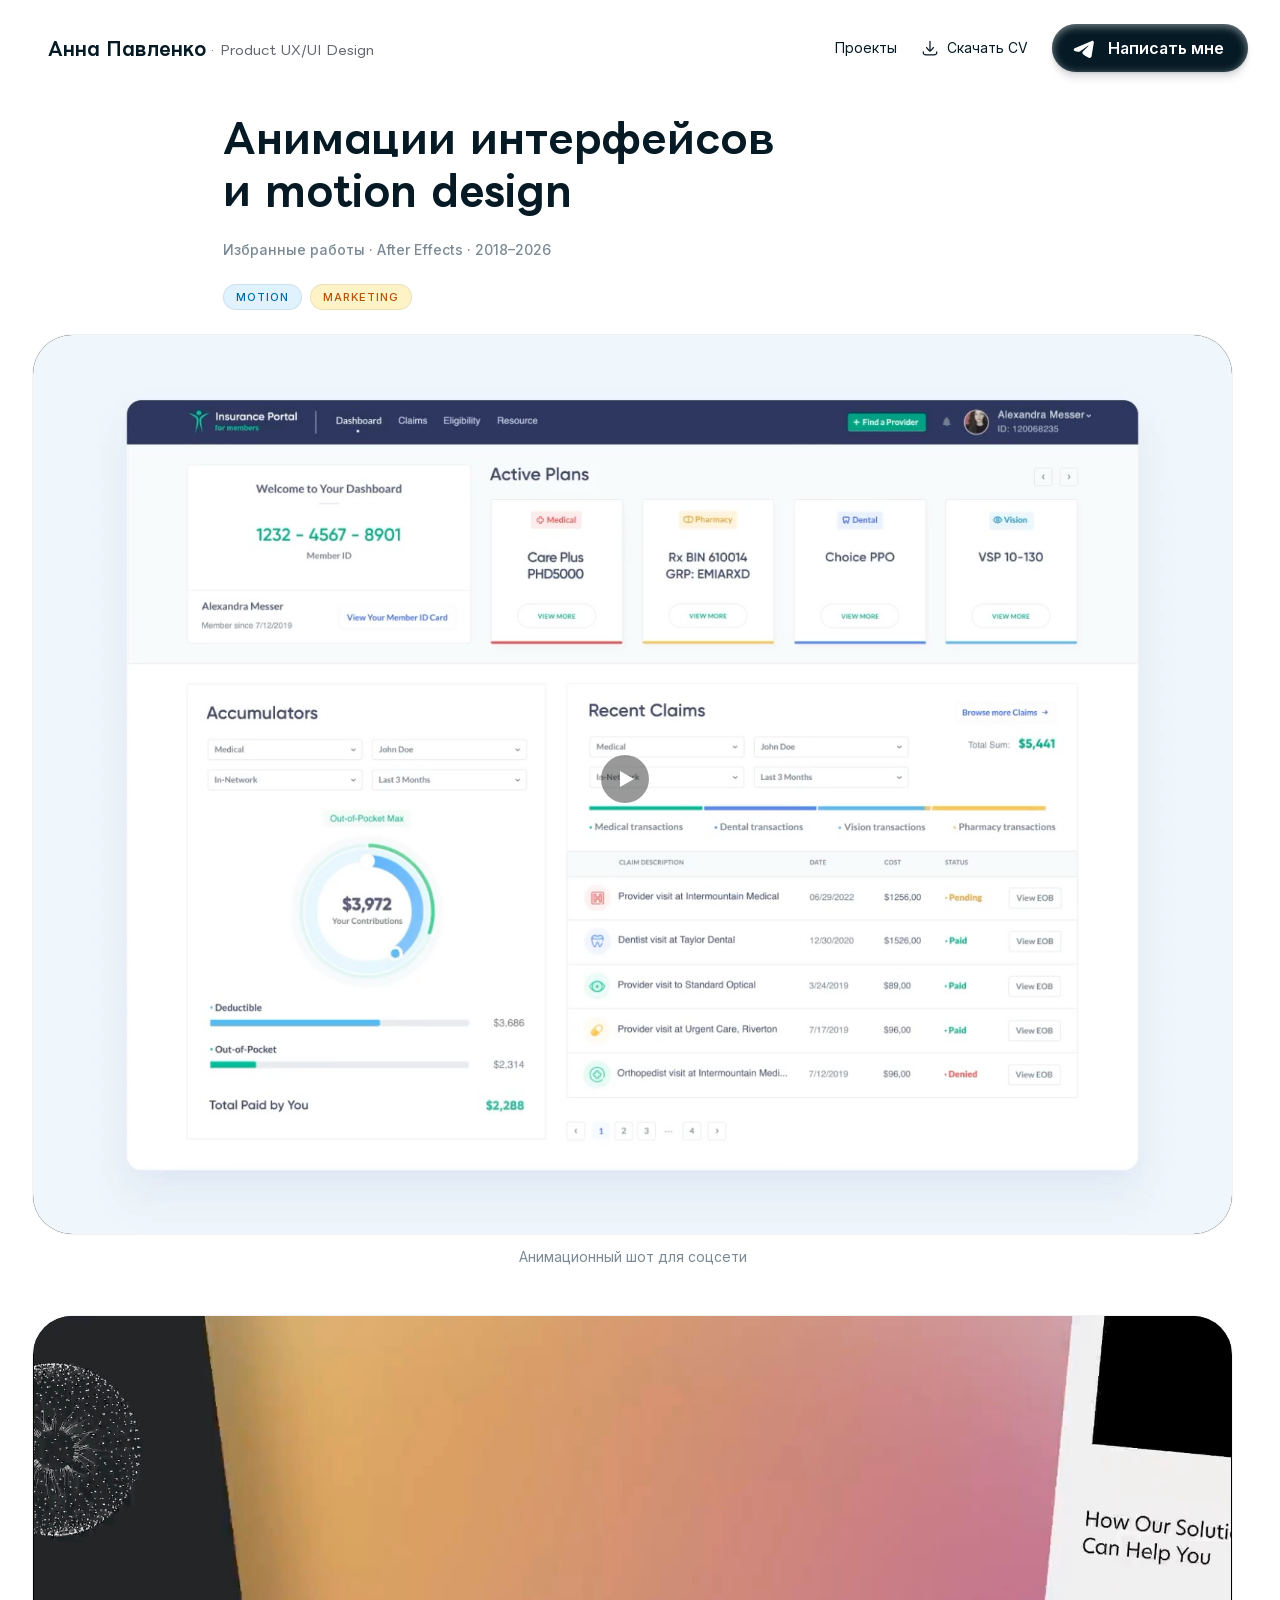
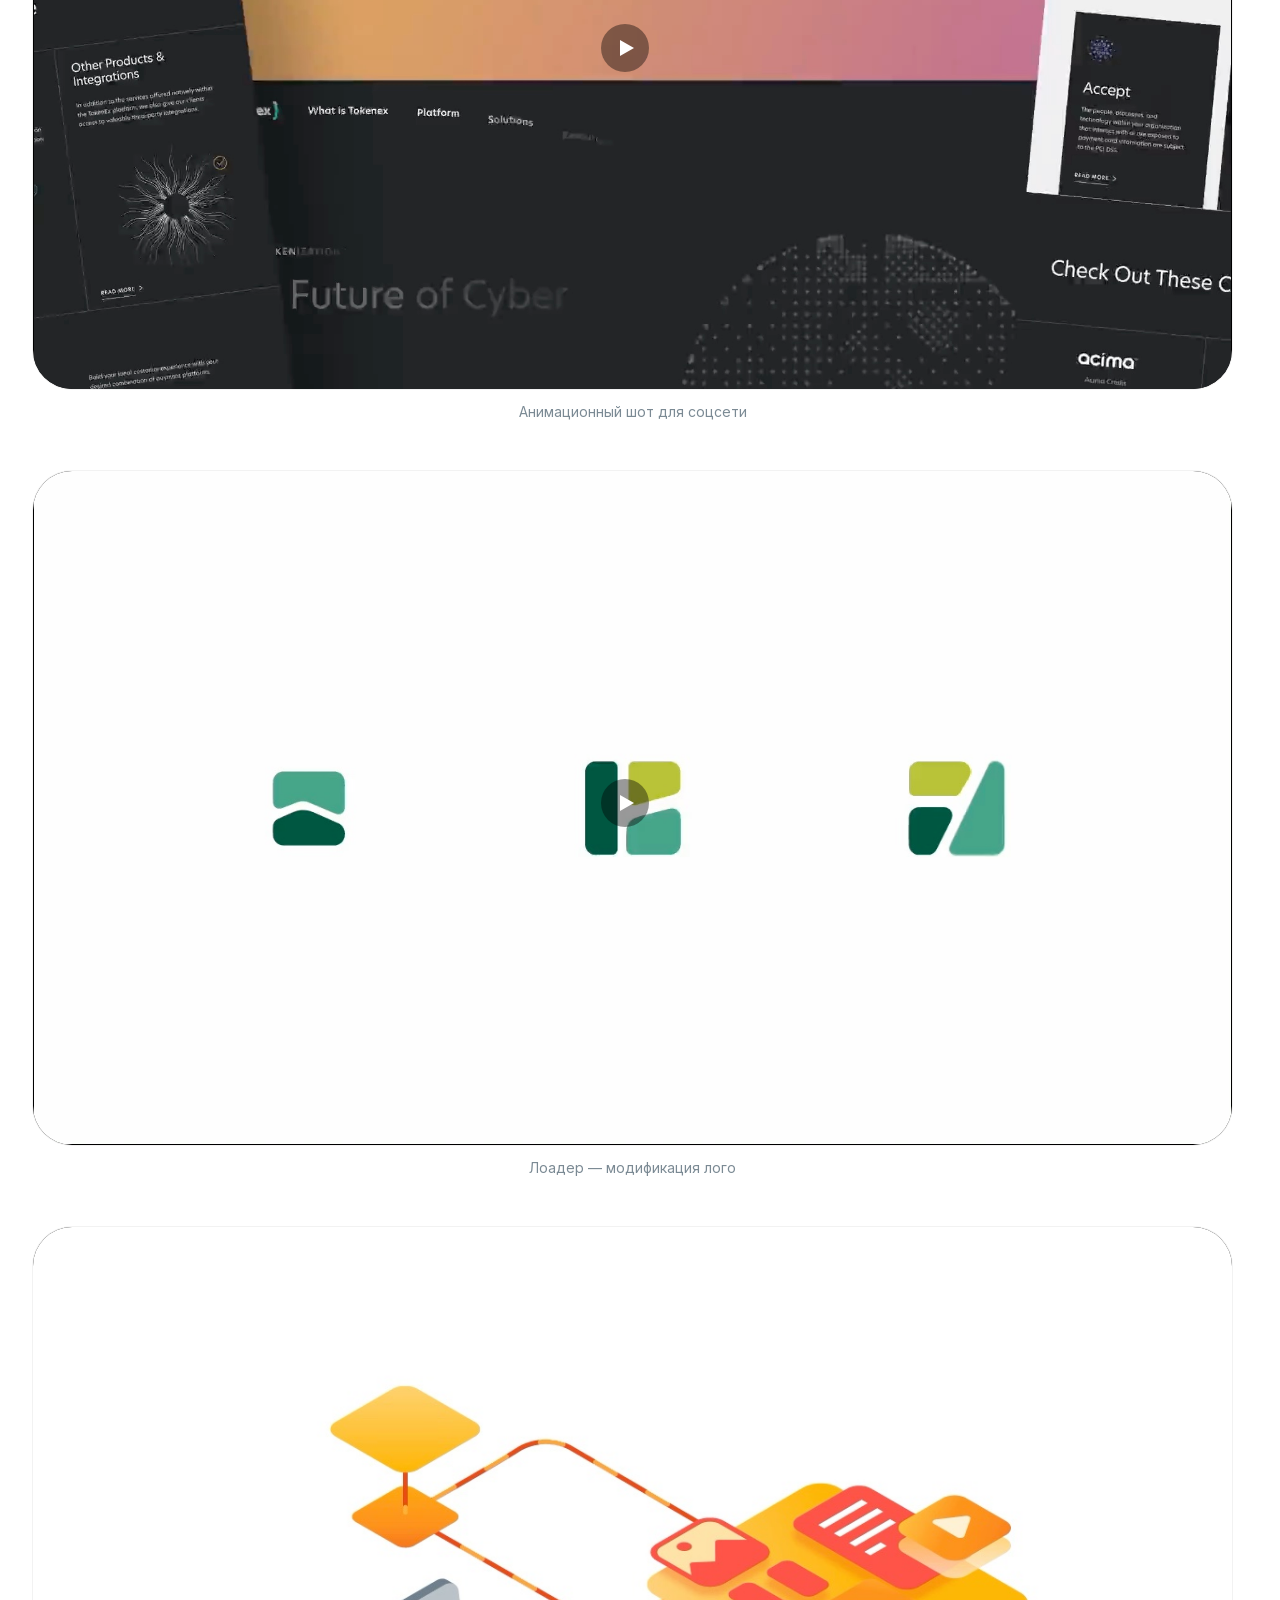
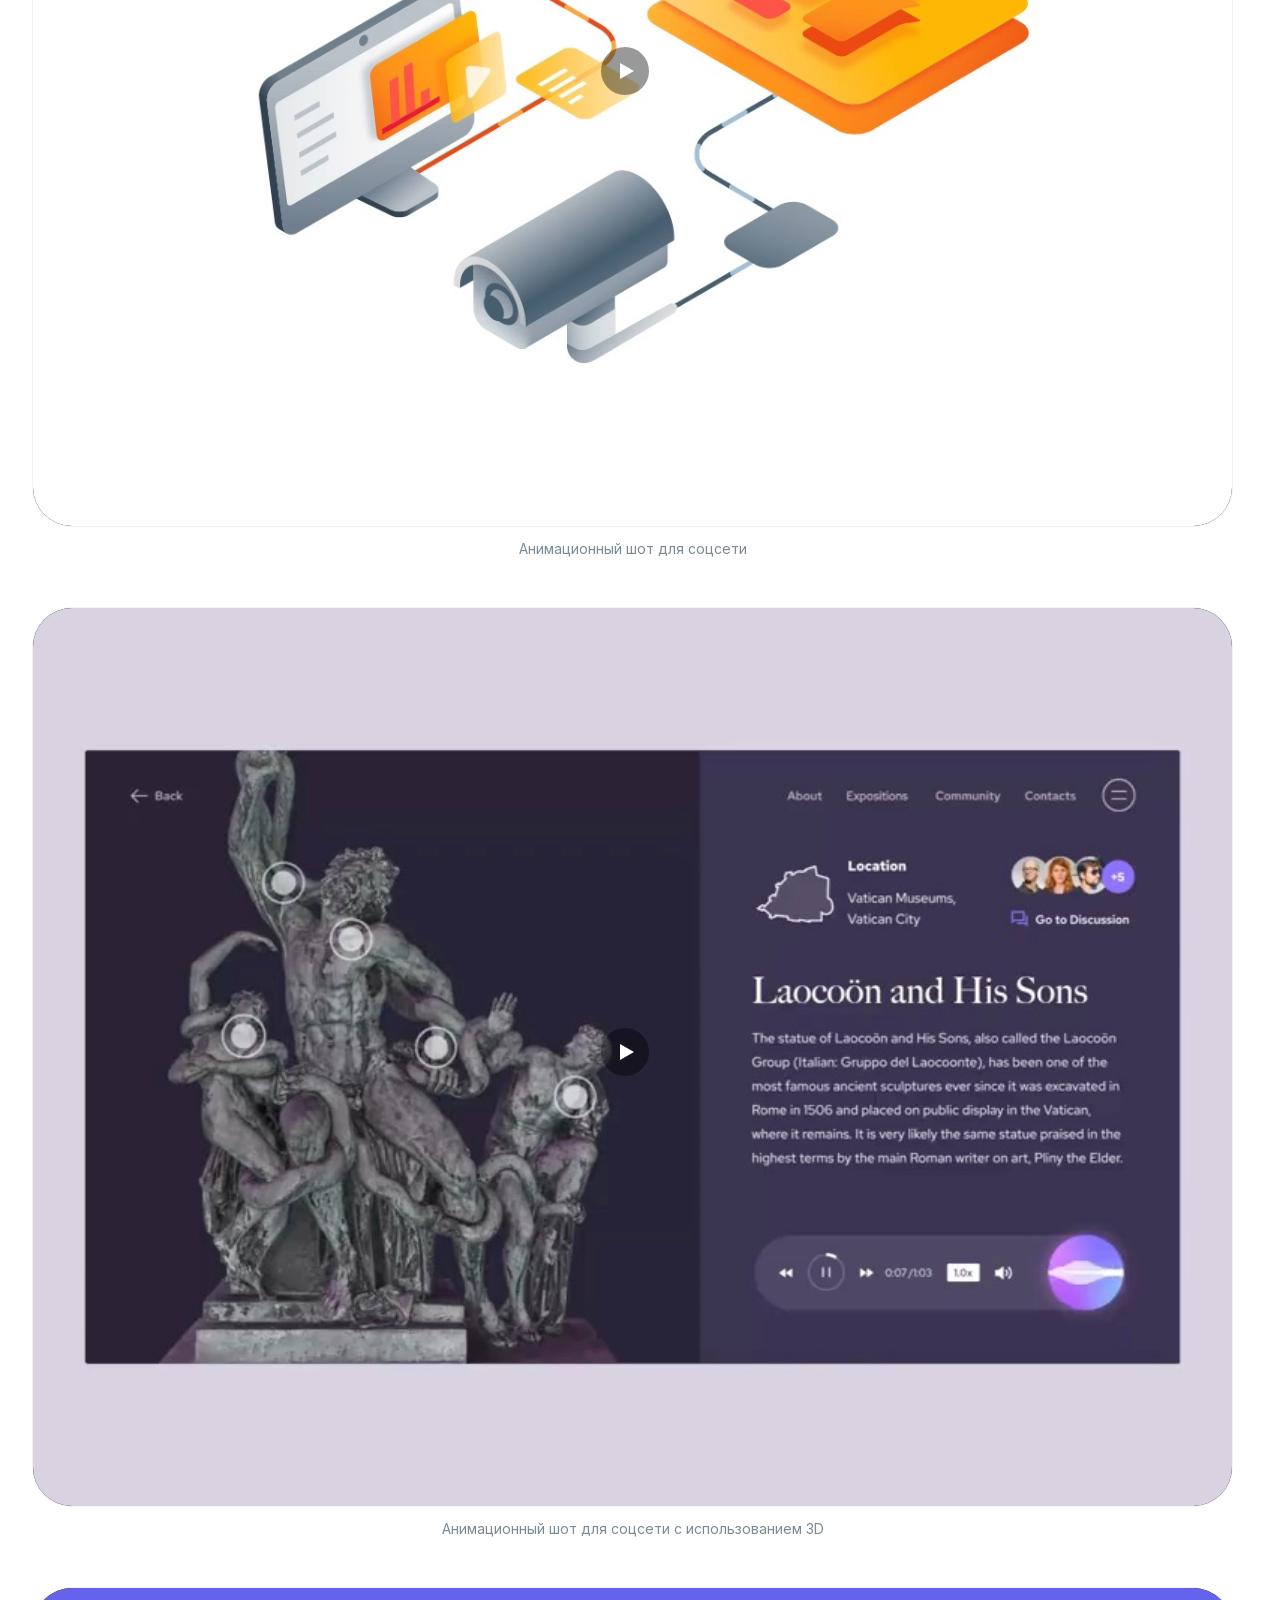
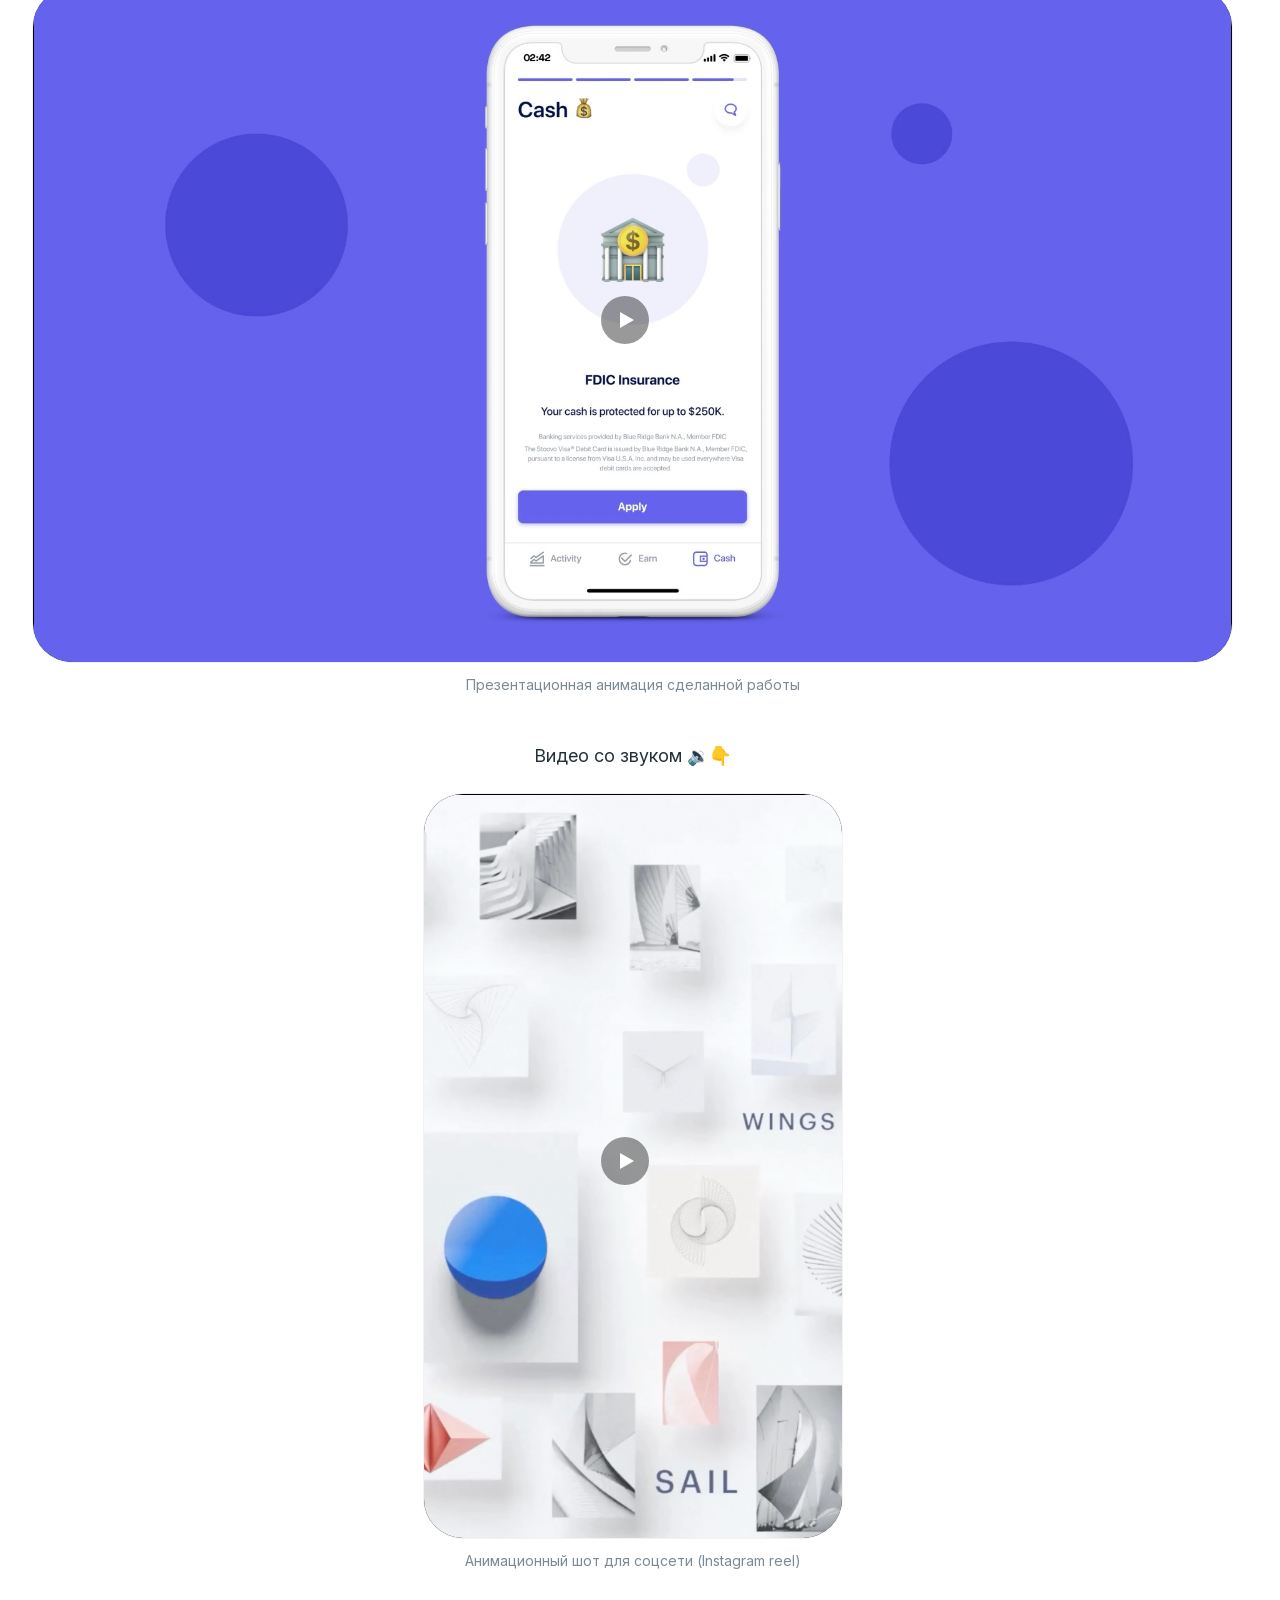
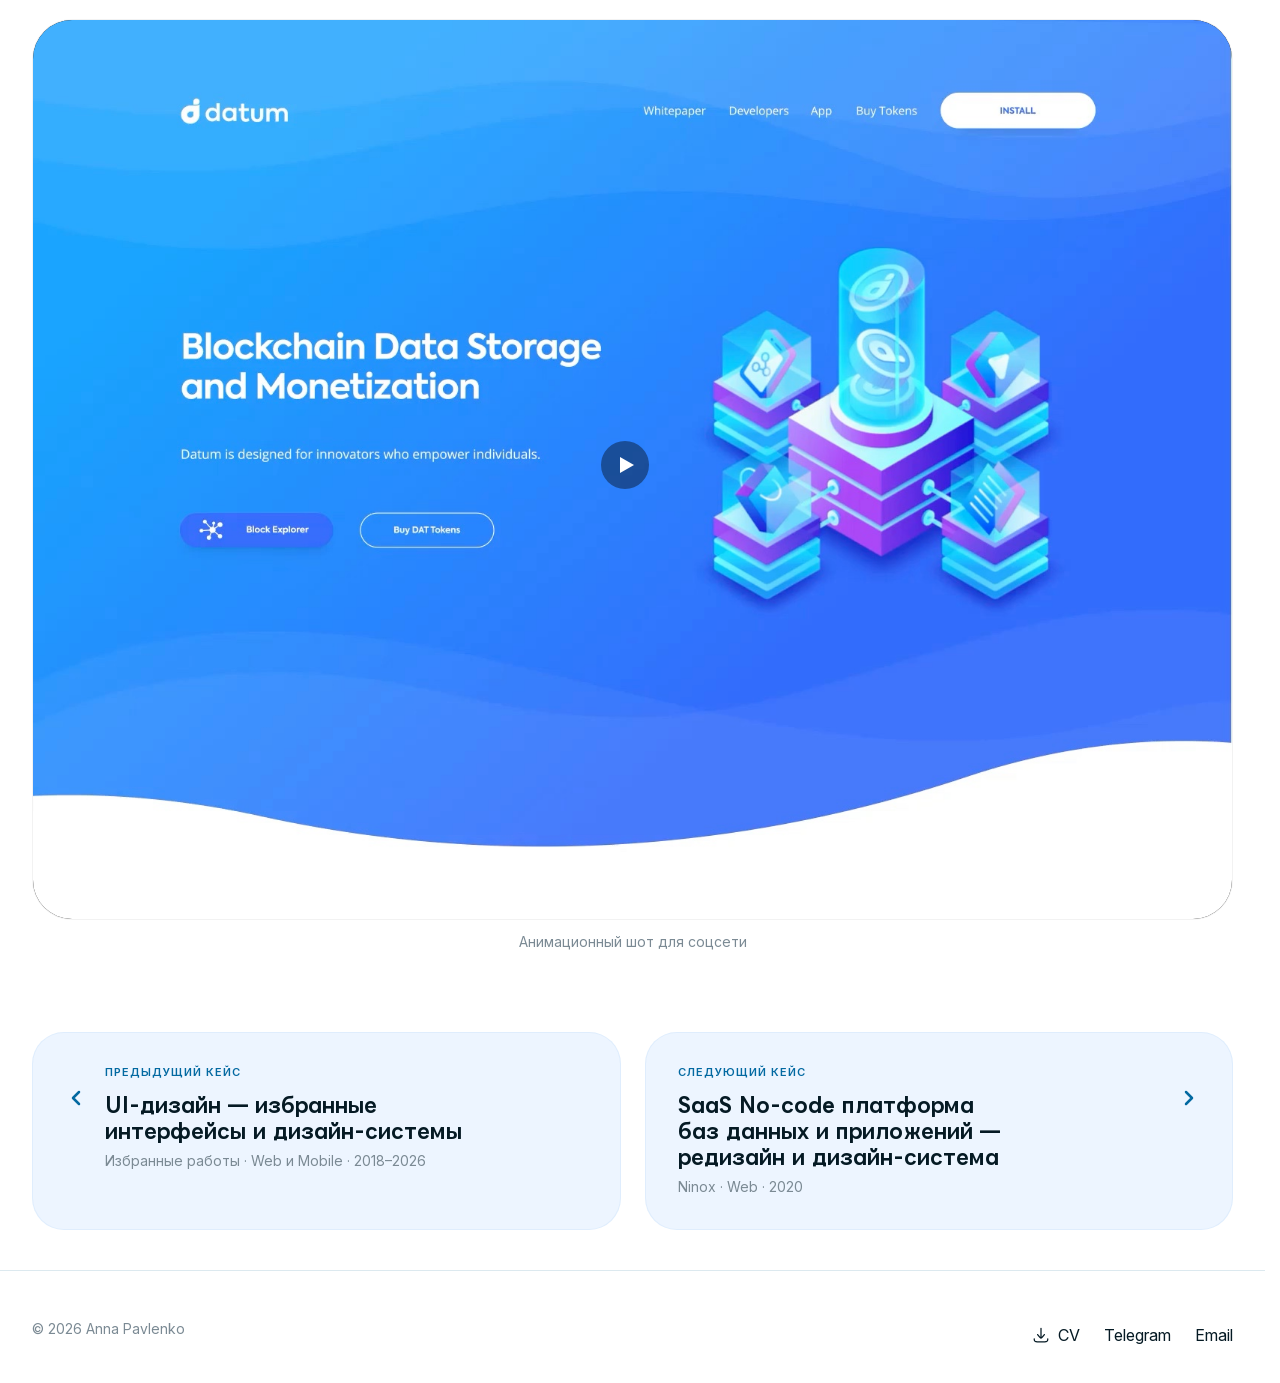
<file: projects/motion-after-effects/index.html>
<!DOCTYPE html><html lang="ru" class="__variable_d18add"><head><meta charSet="utf-8"/><meta name="viewport" content="width=device-width, initial-scale=1"/><link rel="preload" href="/_next/static/media/0336a89fb4e7fc1d-s.p.woff2" as="font" crossorigin="" type="font/woff2"/><link rel="preload" as="image" href="/header/download.svg"/><link rel="preload" as="image" href="/header/telegram.svg"/><link rel="preload" as="image" href="/case-study/f365c.svg"/><link rel="preload" as="image" href="/case-study/e8a68.svg"/><link rel="stylesheet" href="/_next/static/css/a77494ed616c1e13.css" data-precedence="next"/><link rel="stylesheet" href="/_next/static/css/a1281ee937b2a462.css" data-precedence="next"/><link rel="stylesheet" href="/_next/static/css/a8e210cd2585e358.css" data-precedence="next"/><link rel="stylesheet" href="/_next/static/css/144978445694cc28.css" data-precedence="next"/><link rel="stylesheet" href="/_next/static/css/40828bb9d4d35c04.css" data-precedence="next"/><link rel="stylesheet" href="/_next/static/css/52859a80f5b30c94.css" data-precedence="next"/><link rel="preload" as="script" fetchPriority="low" href="/_next/static/chunks/webpack-a6104fa8d1556cdf.js"/><script src="/_next/static/chunks/fd9d1056-b11b2651f33aae7f.js" async=""></script><script src="/_next/static/chunks/117-d724553db90a2cbb.js" async=""></script><script src="/_next/static/chunks/main-app-ad5334f9c6920129.js" async=""></script><script src="/_next/static/chunks/448-6115dc82e62f569f.js" async=""></script><script src="/_next/static/chunks/145-a706dcd9dbee5123.js" async=""></script><script src="/_next/static/chunks/622-4f879ed77ea271b2.js" async=""></script><script src="/_next/static/chunks/655-d0f85aec4beb4dac.js" async=""></script><script src="/_next/static/chunks/733-91822280be6f2b6b.js" async=""></script><script src="/_next/static/chunks/app/projects/%5Bslug%5D/page-2445171f1aa4f0f1.js" async=""></script><script src="/_next/static/chunks/app/layout-6e2c98084edd7e2a.js" async=""></script><meta name="theme-color" media="(prefers-color-scheme: light)" content="#faf9f6"/><meta name="theme-color" media="(prefers-color-scheme: dark)" content="#0f0f10"/><title>Анимации интерфейсов и motion design — Анна Павленко</title><meta name="description" content="Анимации интерфейсов и motion design. Избранные работы · After Effects · 2018–2026."/><meta name="author" content="Анна Павленко"/><meta name="keywords" content="Анна Павленко,Продуктовый дизайнер,UX/UI-дизайнер,Дизайн-системы,Портфолио"/><meta property="og:title" content="Анимации интерфейсов и motion design — Анна Павленко"/><meta property="og:description" content="Анимации интерфейсов и motion design. Избранные работы · After Effects · 2018–2026."/><meta property="og:image" content="https://annaps-design.github.io/projects/motion-after-effects/gallery-first-frame.jpg"/><meta property="og:image:alt" content="Анимации интерфейсов и motion design"/><meta name="twitter:card" content="summary_large_image"/><meta name="twitter:title" content="Анимации интерфейсов и motion design — Анна Павленко"/><meta name="twitter:description" content="Анимации интерфейсов и motion design. Избранные работы · After Effects · 2018–2026."/><meta name="twitter:image" content="https://annaps-design.github.io/projects/motion-after-effects/gallery-first-frame.jpg"/><meta name="twitter:image:alt" content="Анимации интерфейсов и motion design"/><link rel="icon" href="/favicon.ico?v=20261120" sizes="16x16 32x32 48x48"/><link rel="icon" href="/favicon.png?v=20261120" type="image/png" sizes="32x32"/><link rel="icon" href="/favicon.svg?v=20261120" type="image/svg+xml" sizes="any"/><link rel="apple-touch-icon" href="/apple-touch-icon.png?v=20261120" sizes="180x180"/><meta name="next-size-adjust"/><script>(function(){try{
    var t=localStorage.getItem('theme');
    if(t!=='light'&&t!=='dark'){t='light';}
    document.documentElement.dataset.theme=t;
    var l=localStorage.getItem('locale');
    if(l!=='en'&&l!=='ru'){l='ru';}
    document.documentElement.lang=l;
  }catch(e){}
  if(window.matchMedia('(prefers-reduced-motion: no-preference)').matches && 'IntersectionObserver' in window){
    document.documentElement.dataset.motion='ready';
    setTimeout(function(){
      if(!document.querySelector('[data-reveal-state]')) delete document.documentElement.dataset.motion;
    },4000);
  }
  })();</script><script src="/_next/static/chunks/polyfills-42372ed130431b0a.js" noModule=""></script></head><body class="min-h-dvh bg-canvas text-fg antialiased"><a href="#main" class="sr-only focus:not-sr-only focus:fixed focus:left-4 focus:top-4 focus:z-[200] focus:rounded-full focus:bg-fg focus:px-4 focus:py-2 focus:text-small focus:text-canvas">Skip to content</a><div class="portfolio-header-space" aria-hidden="true"></div><header class="portfolio-header" data-scrolled="false"><nav class="portfolio-nav" aria-label="Главная навигация"><a class="portfolio-identity" aria-label="Анна Павленко" href="/"><span class="portfolio-monogram" aria-hidden="true">АП</span><span class="portfolio-name">Анна Павленко</span><span class="portfolio-role">· Product UX/UI Design</span></a><div class="portfolio-nav-actions"><a class="portfolio-nav-link" href="/#projects"><span class="hover-copy"><span class="hover-word-mask"><span class="hover-word">Проекты<span class="hover-word-copy" aria-hidden="true">Проекты</span></span></span></span></a><a href="https://drive.google.com/file/d/1B96fQ1nGYfv91Ez7UOI6wGiYmQuzW_r_/view" target="_blank" rel="noopener noreferrer" class="portfolio-nav-link portfolio-cv"><img src="/header/download.svg" alt="" width="18" height="18"/><span class="portfolio-wide-label"><span class="hover-copy"><span class="hover-word-mask"><span class="hover-word">Скачать CV<span class="hover-word-copy" aria-hidden="true">Скачать CV</span></span></span></span></span><span class="portfolio-short-label"><span class="hover-copy"><span class="hover-word-mask"><span class="hover-word">CV<span class="hover-word-copy" aria-hidden="true">CV</span></span></span></span></span></a><a class="group inline-flex items-center justify-center gap-2 rounded-full font-medium transition-all duration-300 ease-premium select-none focus-visible:outline-none focus-visible:ring-2 focus-visible:ring-accent focus-visible:ring-offset-2 focus-visible:ring-offset-canvas disabled:pointer-events-none disabled:opacity-50 active:scale-[0.98] bg-accent text-accent-fg hover:bg-accent-strong h-11 px-5 text-small portfolio-header-contact" href="https://t.me/annyalta" target="_blank" rel="noopener noreferrer"><img src="/header/telegram.svg" alt="" width="24" height="24"/><span class="portfolio-wide-label"><span class="hover-copy"><span class="hover-word-mask"><span class="hover-word">Написать мне<span class="hover-word-copy" aria-hidden="true">Написать мне</span></span></span></span></span><span class="portfolio-short-label"><span class="hover-copy"><span class="hover-word-mask"><span class="hover-word">Написать<span class="hover-word-copy" aria-hidden="true">Написать</span></span></span></span></span></a></div></nav></header><div><main id="main"><article class="editorial-case" data-case="motion-after-effects" aria-labelledby="case-title"><header class="case-column case-intro"><h1 id="case-title" data-reveal="heading"><span class="reveal-word-mask"><span class="reveal-word">Анимации</span></span> <span class="reveal-word-mask"><span class="reveal-word">интерфейсов</span></span> <span class="reveal-word-mask"><span class="reveal-word">и motion design</span></span></h1><p data-reveal="block" class="case-meta">Избранные работы · After Effects · 2018–2026</p><div class="case-tags"><span data-reveal="block" class="tag-chip inline-flex items-center rounded-full px-2.5 py-1.5 text-[0.6875rem] font-medium uppercase leading-none tracking-[0.05em] chip-sky">Motion</span><span data-reveal="block" class="tag-chip inline-flex items-center rounded-full px-2.5 py-1.5 text-[0.6875rem] font-medium uppercase leading-none tracking-[0.05em] chip-amber">Marketing</span></div></header><div data-case-block="media" data-source-node="c4877fe7-15e8-8341-a411-011cc092de8a" class="case-media" data-columns="1" style="--media-before:0px;--media-after:24px"><figure data-reveal="block"><div class="case-video" style="aspect-ratio:1600 / 1200"><video src="/case-studies/motion-design/health-dashboard.mp4" poster="/case-studies/motion-design/health-dashboard-poster.jpg" muted="" playsInline="" preload="none" aria-label="Health dashboard — анимация интерфейса"></video><button type="button" class="case-video-play" aria-label="Воспроизвести: Health dashboard — анимация интерфейса"><img src="/case-study/f365c.svg" alt="" width="48" height="48"/><img src="/case-study/e8a68.svg" alt="" width="16" height="18"/></button></div><figcaption class="case-media-caption">Анимационный шот для соцсети</figcaption></figure></div><div data-case-block="media" data-source-node="10d77fe7-15e8-82c7-b583-01523c64d47c" class="case-media" data-columns="1" style="--media-before:0px;--media-after:24px"><figure data-reveal="block"><div class="case-video" style="aspect-ratio:1920 / 1080"><video src="/case-studies/motion-design/interface-animation.mp4" poster="/case-studies/motion-design/interface-animation-poster.jpg" muted="" playsInline="" preload="none" aria-label="Анимация интерфейса web-приложения"></video><button type="button" class="case-video-play" aria-label="Воспроизвести: Анимация интерфейса web-приложения"><img src="/case-study/f365c.svg" alt="" width="48" height="48"/><img src="/case-study/e8a68.svg" alt="" width="16" height="18"/></button></div><figcaption class="case-media-caption">Анимационный шот для соцсети</figcaption></figure></div><div data-case-block="media" data-source-node="78677fe7-15e8-83fe-bcc8-010f5fd5a4c9" class="case-media" data-columns="1" style="--media-before:0px;--media-after:24px"><figure data-reveal="block"><div class="case-video" style="aspect-ratio:1490 / 838"><video src="/case-studies/motion-design/logo-loader.mp4" poster="/case-studies/motion-design/logo-loader-poster.jpg" muted="" playsInline="" preload="none" aria-label="Анимированный логотип-лоадер"></video><button type="button" class="case-video-play" aria-label="Воспроизвести: Анимированный логотип-лоадер"><img src="/case-study/f365c.svg" alt="" width="48" height="48"/><img src="/case-study/e8a68.svg" alt="" width="16" height="18"/></button></div><figcaption class="case-media-caption">Лоадер — модификация лого</figcaption></figure></div><div data-case-block="media" data-source-node="55377fe7-15e8-833f-97ff-01102527770f" class="case-media" data-columns="1" style="--media-before:0px;--media-after:24px"><figure data-reveal="block"><div class="case-video" style="aspect-ratio:1280 / 960"><video src="/case-studies/motion-design/cellebrite.mp4" poster="/case-studies/motion-design/cellebrite-poster.jpg" muted="" playsInline="" preload="none" aria-label="Cellebrite — анимация иллюстрации"></video><button type="button" class="case-video-play" aria-label="Воспроизвести: Cellebrite — анимация иллюстрации"><img src="/case-study/f365c.svg" alt="" width="48" height="48"/><img src="/case-study/e8a68.svg" alt="" width="16" height="18"/></button></div><figcaption class="case-media-caption">Анимационный шот для соцсети</figcaption></figure></div><div data-case-block="media" data-source-node="91a77fe7-15e8-82d9-8db0-81269c719539" class="case-media" data-columns="1" style="--media-before:0px;--media-after:24px"><figure data-reveal="block"><div class="case-video" style="aspect-ratio:800 / 600"><video src="/case-studies/motion-design/motion-3d.mp4" poster="/case-studies/motion-design/motion-3d-poster.jpg" muted="" playsInline="" preload="none" aria-label="Motion design с использованием 3D"></video><button type="button" class="case-video-play" aria-label="Воспроизвести: Motion design с использованием 3D"><img src="/case-study/f365c.svg" alt="" width="48" height="48"/><img src="/case-study/e8a68.svg" alt="" width="16" height="18"/></button></div><figcaption class="case-media-caption">Анимационный шот для соцсети с использованием 3D</figcaption></figure></div><div data-case-block="media" data-source-node="2df77fe7-15e8-8201-a4a4-81251c09ee36" class="case-media" data-columns="1" style="--media-before:0px;--media-after:24px"><figure data-reveal="block"><div class="case-video" style="aspect-ratio:1920 / 1080"><video src="/case-studies/motion-design/stoovo.mp4" poster="/case-studies/motion-design/stoovo-poster.jpg" muted="" playsInline="" preload="none" aria-label="Stoovo — презентация интерфейса приложения"></video><button type="button" class="case-video-play" aria-label="Воспроизвести: Stoovo — презентация интерфейса приложения"><img src="/case-study/f365c.svg" alt="" width="48" height="48"/><img src="/case-study/e8a68.svg" alt="" width="16" height="18"/></button></div><figcaption class="case-media-caption">Презентационная анимация сделанной работы</figcaption></figure></div><div data-case-block="text" class="case-column case-text"><div class="case-paragraphs"><p data-reveal="block">Видео со звуком 🔉👇</p></div></div><div data-case-block="media" data-source-node="52877fe7-15e8-8316-9972-01430756d14e" class="case-media" data-columns="1" style="max-width:420px;--media-before:0px;--media-after:24px"><figure data-reveal="block"><div class="case-video" style="aspect-ratio:1080 / 1920"><video src="/case-studies/motion-design/letter-reel.mp4" poster="/case-studies/motion-design/letter-reel-poster.jpg" playsInline="" preload="none" aria-label="Letter — Instagram reel со звуком"></video><button type="button" class="case-video-play" aria-label="Воспроизвести: Letter — Instagram reel со звуком"><img src="/case-study/f365c.svg" alt="" width="48" height="48"/><img src="/case-study/e8a68.svg" alt="" width="16" height="18"/></button></div><figcaption class="case-media-caption">Анимационный шот для соцсети (Instagram reel)</figcaption></figure></div><div data-case-block="media" data-source-node="a6177fe7-15e8-8386-a1ec-01daafd5ce04" class="case-media" data-columns="1" style="--media-before:0px;--media-after:24px"><figure data-reveal="block"><div class="case-video" style="aspect-ratio:1600 / 1200"><video src="/case-studies/motion-design/animation-shot.mp4" poster="/case-studies/motion-design/animation-shot-poster.jpg" muted="" playsInline="" preload="none" aria-label="Анимационный шот интерфейса"></video><button type="button" class="case-video-play" aria-label="Воспроизвести: Анимационный шот интерфейса"><img src="/case-study/f365c.svg" alt="" width="48" height="48"/><img src="/case-study/e8a68.svg" alt="" width="16" height="18"/></button></div><figcaption class="case-media-caption">Анимационный шот для соцсети</figcaption></figure></div></article><nav class="case-navigation" aria-label="Другие кейсы"><a rel="prev" data-reveal="block" class="case-navigation-card case-navigation-previous" href="/projects/ui-design/"><svg class="case-navigation-chevron" width="24" height="24" viewBox="0 0 24 24" fill="none" aria-hidden="true" focusable="false"><path d="M6 10L12 16L18 10" transform="rotate(90 12 12)" stroke="currentColor" stroke-width="2.5" stroke-linecap="round" stroke-linejoin="round"></path></svg><div class="case-navigation-copy"><p class="case-navigation-direction">Предыдущий кейс</p><h2 data-reveal="heading"><span class="reveal-word-mask"><span class="reveal-word">UI-дизайн —</span></span> <span class="reveal-word-mask"><span class="reveal-word">избранные</span></span> <span class="reveal-word-mask"><span class="reveal-word">интерфейсы</span></span> <span class="reveal-word-mask"><span class="reveal-word">и дизайн-системы</span></span></h2><p class="case-navigation-caption">Избранные работы · Web и Mobile · 2018–2026</p></div></a><a rel="next" data-reveal="block" class="case-navigation-card case-navigation-next" href="/projects/saas-database/"><svg class="case-navigation-chevron" width="24" height="24" viewBox="0 0 24 24" fill="none" aria-hidden="true" focusable="false"><path d="M6 10L12 16L18 10" transform="rotate(-90 12 12)" stroke="currentColor" stroke-width="2.5" stroke-linecap="round" stroke-linejoin="round"></path></svg><div class="case-navigation-copy"><p class="case-navigation-direction">Следующий кейс</p><h2 data-reveal="heading"><span class="reveal-word-mask"><span class="reveal-word">SaaS</span></span> <span class="reveal-word-mask"><span class="reveal-word">No-code</span></span> <span class="reveal-word-mask"><span class="reveal-word">платформа</span></span> <span class="reveal-word-mask"><span class="reveal-word">баз</span></span> <span class="reveal-word-mask"><span class="reveal-word">данных</span></span> <span class="reveal-word-mask"><span class="reveal-word">и приложений —</span></span> <span class="reveal-word-mask"><span class="reveal-word">редизайн</span></span> <span class="reveal-word-mask"><span class="reveal-word">и дизайн-система</span></span></h2><p class="case-navigation-caption">Ninox · Web · 2020</p></div></a></nav></main><footer id="contact" class="portfolio-footer"><div class="portfolio-footer-divider" aria-hidden="true"></div><div class="portfolio-footer-inner"><p data-reveal="block" class="portfolio-footer-copyright">© <!-- -->2026<!-- --> <!-- -->Anna Pavlenko</p><nav data-reveal="block" class="portfolio-footer-links" aria-label="Контакты и резюме"><a href="https://drive.google.com/file/d/1B96fQ1nGYfv91Ez7UOI6wGiYmQuzW_r_/view" target="_blank" rel="noopener noreferrer" class="portfolio-footer-link" aria-label="Открыть резюме CV"><img src="/header/download.svg" alt="" width="18" height="18"/><span><span class="hover-copy"><span class="hover-word-mask"><span class="hover-word">CV<span class="hover-word-copy" aria-hidden="true">CV</span></span></span></span></span></a><a href="https://t.me/annyalta" target="_blank" rel="noopener noreferrer" class="portfolio-footer-link"><span class="hover-copy"><span class="hover-word-mask"><span class="hover-word">Telegram<span class="hover-word-copy" aria-hidden="true">Telegram</span></span></span></span></a><a href="mailto:ann92ps@gmail.com" class="portfolio-footer-link"><span class="hover-copy"><span class="hover-word-mask"><span class="hover-word">Email<span class="hover-word-copy" aria-hidden="true">Email</span></span></span></span></a></nav></div></footer></div><script src="/_next/static/chunks/webpack-a6104fa8d1556cdf.js" async=""></script><script>(self.__next_f=self.__next_f||[]).push([0]);self.__next_f.push([2,null])</script><script>self.__next_f.push([1,"1:HL[\"/_next/static/media/0336a89fb4e7fc1d-s.p.woff2\",\"font\",{\"crossOrigin\":\"\",\"type\":\"font/woff2\"}]\n2:HL[\"/_next/static/css/a77494ed616c1e13.css\",\"style\"]\n3:HL[\"/_next/static/css/a1281ee937b2a462.css\",\"style\"]\n4:HL[\"/_next/static/css/a8e210cd2585e358.css\",\"style\"]\n5:HL[\"/_next/static/css/144978445694cc28.css\",\"style\"]\n6:HL[\"/_next/static/css/40828bb9d4d35c04.css\",\"style\"]\n7:HL[\"/_next/static/css/52859a80f5b30c94.css\",\"style\"]\n"])</script><script>self.__next_f.push([1,"8:I[2846,[],\"\"]\na:I[1432,[\"448\",\"static/chunks/448-6115dc82e62f569f.js\",\"145\",\"static/chunks/145-a706dcd9dbee5123.js\",\"622\",\"static/chunks/622-4f879ed77ea271b2.js\",\"655\",\"static/chunks/655-d0f85aec4beb4dac.js\",\"733\",\"static/chunks/733-91822280be6f2b6b.js\",\"101\",\"static/chunks/app/projects/%5Bslug%5D/page-2445171f1aa4f0f1.js\"],\"CaseStudyView\"]\ne:I[1604,[\"448\",\"static/chunks/448-6115dc82e62f569f.js\",\"145\",\"static/chunks/145-a706dcd9dbee5123.js\",\"622\",\"static/chunks/622-4f879ed77ea271b2.js\",\"655\",\"static/chunks/655-d0f85aec4beb4dac.js\",\"733\",\"static/chunks/733-91822280be6f2b6b.js\",\"101\",\"static/chunks/app/projects/%5Bslug%5D/page-2445171f1aa4f0f1.js\"],\"CaseNavigation\"]\nf:I[4707,[],\"\"]\n11:I[6423,[],\"\"]\n12:I[8655,[\"448\",\"static/chunks/448-6115dc82e62f569f.js\",\"655\",\"static/chunks/655-d0f85aec4beb4dac.js\",\"185\",\"static/chunks/app/layout-6e2c98084edd7e2a.js\"],\"Providers\"]\n13:I[4114,[\"448\",\"static/chunks/448-6115dc82e62f569f.js\",\"655\",\"static/chunks/655-d0f85aec4beb4dac.js\",\"185\",\"static/chunks/app/layout-6e2c98084edd7e2a.js\"],\"Navbar\"]\n14:I[6945,[\"448\",\"static/chunks/448-6115dc82e62f569f.js\",\"655\",\"static/chunks/655-d0f85aec4beb4dac.js\",\"185\",\"static/chunks/app/layout-6e2c98084edd7e2a.js\"],\"PageTransition\"]\n15:I[2834,[\"448\",\"static/chunks/448-6115dc82e62f569f.js\",\"655\",\"static/chunks/655-d0f85aec4beb4dac.js\",\"185\",\"static/chunks/app/layout-6e2c98084edd7e2a.js\"],\"Footer\"]\n17:I[1060,[],\"\"]\nb:{\"en\":\"Interface animation and motion design\",\"ru\":\"Анимации интерфейсов и motion design\"}\nc:{\"en\":\"Selected work · After Effects · 2018–2026\",\"ru\":\"Избранные работы · After Effects · 2018–2026\"}\nd:[\"Motion\",\"Marketing\"]\n10:[\"slug\",\"motion-after-effects\",\"d\"]\n18:[]\n"])</script><script>self.__next_f.push([1,"0:[\"$\",\"$L8\",null,{\"buildId\":\"9sbRizIPUxT75FYyqeuwa\",\"assetPrefix\":\"\",\"urlParts\":[\"\",\"projects\",\"motion-after-effects\",\"\"],\"initialTree\":[\"\",{\"children\":[\"projects\",{\"children\":[[\"slug\",\"motion-after-effects\",\"d\"],{\"children\":[\"__PAGE__?{\\\"slug\\\":\\\"motion-after-effects\\\"}\",{}]}]}]},\"$undefined\",\"$undefined\",true],\"initialSeedData\":[\"\",{\"children\":[\"projects\",{\"children\":[[\"slug\",\"motion-after-effects\",\"d\"],{\"children\":[\"__PAGE__\",{},[[\"$L9\",[[\"$\",\"$La\",null,{\"study\":{\"slug\":\"motion-after-effects\",\"overview\":{},\"intro\":{\"ru\":\"Анимации интерфейсов и motion design. Избранные работы · After Effects · 2018–2026.\",\"en\":\"Interface animation and motion design. Selected work · After Effects · 2018–2026.\"},\"blocks\":[],\"editorial\":{\"content\":{\"slug\":\"motion-after-effects\",\"title\":{\"en\":\"Interface animation and motion design\",\"ru\":\"Анимации интерфейсов и motion design\"},\"meta\":{\"en\":\"Selected work · After Effects · 2018–2026\",\"ru\":\"Избранные работы · After Effects · 2018–2026\"},\"tags\":[\"Motion\",\"Marketing\"],\"blocks\":[{\"type\":\"media\",\"sourceNodeId\":\"c4877fe7-15e8-8341-a411-011cc092de8a\"},{\"type\":\"media\",\"sourceNodeId\":\"10d77fe7-15e8-82c7-b583-01523c64d47c\"},{\"type\":\"media\",\"sourceNodeId\":\"78677fe7-15e8-83fe-bcc8-010f5fd5a4c9\"},{\"type\":\"media\",\"sourceNodeId\":\"55377fe7-15e8-833f-97ff-01102527770f\"},{\"type\":\"media\",\"sourceNodeId\":\"91a77fe7-15e8-82d9-8db0-81269c719539\"},{\"type\":\"media\",\"sourceNodeId\":\"2df77fe7-15e8-8201-a4a4-81251c09ee36\"},{\"type\":\"text\",\"body\":{\"ru\":\"Видео со звуком 🔉👇\",\"en\":\"Video with sound 🔉👇\"}},{\"type\":\"media\",\"sourceNodeId\":\"52877fe7-15e8-8316-9972-01430756d14e\"},{\"type\":\"media\",\"sourceNodeId\":\"a6177fe7-15e8-8386-a1ec-01daafd5ce04\"}]},\"media\":{\"c4877fe7-15e8-8341-a411-011cc092de8a\":{\"kind\":\"video\",\"videoSrc\":\"/case-studies/motion-design/health-dashboard.mp4\",\"images\":[{\"src\":\"/case-studies/motion-design/health-dashboard-poster.jpg\",\"width\":1600,\"height\":1200,\"alt\":{\"ru\":\"Health dashboard — анимация интерфейса\",\"en\":\"Health dashboard — interface animation\"},\"caption\":{\"ru\":\"Анимационный шот для соцсети\",\"en\":\"Animation shot for social media\"}}],\"playLabel\":{\"ru\":\"Воспроизвести: Health dashboard — анимация интерфейса\",\"en\":\"Play: Health dashboard — interface animation\"},\"spaceAfter\":24},\"10d77fe7-15e8-82c7-b583-01523c64d47c\":{\"kind\":\"video\",\"videoSrc\":\"/case-studies/motion-design/interface-animation.mp4\",\"images\":[{\"src\":\"/case-studies/motion-design/interface-animation-poster.jpg\",\"width\":1920,\"height\":1080,\"alt\":{\"ru\":\"Анимация интерфейса web-приложения\",\"en\":\"Web app interface animation\"},\"caption\":{\"ru\":\"Анимационный шот для соцсети\",\"en\":\"Animation shot for social media\"}}],\"playLabel\":{\"ru\":\"Воспроизвести: Анимация интерфейса web-приложения\",\"en\":\"Play: Web app interface animation\"},\"spaceAfter\":24},\"78677fe7-15e8-83fe-bcc8-010f5fd5a4c9\":{\"kind\":\"video\",\"videoSrc\":\"/case-studies/motion-design/logo-loader.mp4\",\"images\":[{\"src\":\"/case-studies/motion-design/logo-loader-poster.jpg\",\"width\":1490,\"height\":838,\"alt\":{\"ru\":\"Анимированный логотип-лоадер\",\"en\":\"Animated logo loader\"},\"caption\":{\"ru\":\"Лоадер — модификация лого\",\"en\":\"Loader — logo variation\"}}],\"playLabel\":{\"ru\":\"Воспроизвести: Анимированный логотип-лоадер\",\"en\":\"Play: Animated logo loader\"},\"spaceAfter\":24},\"55377fe7-15e8-833f-97ff-01102527770f\":{\"kind\":\"video\",\"videoSrc\":\"/case-studies/motion-design/cellebrite.mp4\",\"images\":[{\"src\":\"/case-studies/motion-design/cellebrite-poster.jpg\",\"width\":1280,\"height\":960,\"alt\":{\"ru\":\"Cellebrite — анимация иллюстрации\",\"en\":\"Cellebrite — illustration animation\"},\"caption\":{\"ru\":\"Анимационный шот для соцсети\",\"en\":\"Animation shot for social media\"}}],\"playLabel\":{\"ru\":\"Воспроизвести: Cellebrite — анимация иллюстрации\",\"en\":\"Play: Cellebrite — illustration animation\"},\"spaceAfter\":24},\"91a77fe7-15e8-82d9-8db0-81269c719539\":{\"kind\":\"video\",\"videoSrc\":\"/case-studies/motion-design/motion-3d.mp4\",\"images\":[{\"src\":\"/case-studies/motion-design/motion-3d-poster.jpg\",\"width\":800,\"height\":600,\"alt\":{\"ru\":\"Motion design с использованием 3D\",\"en\":\"Motion design using 3D\"},\"caption\":{\"ru\":\"Анимационный шот для соцсети с использованием 3D\",\"en\":\"Animation shot for social media using 3D\"}}],\"playLabel\":{\"ru\":\"Воспроизвести: Motion design с использованием 3D\",\"en\":\"Play: Motion design using 3D\"},\"spaceAfter\":24},\"2df77fe7-15e8-8201-a4a4-81251c09ee36\":{\"kind\":\"video\",\"videoSrc\":\"/case-studies/motion-design/stoovo.mp4\",\"images\":[{\"src\":\"/case-studies/motion-design/stoovo-poster.jpg\",\"width\":1920,\"height\":1080,\"alt\":{\"ru\":\"Stoovo — презентация интерфейса приложения\",\"en\":\"Stoovo — app interface presentation\"},\"caption\":{\"ru\":\"Презентационная анимация сделанной работы\",\"en\":\"Presentation animation of the finished work\"}}],\"playLabel\":{\"ru\":\"Воспроизвести: Stoovo — презентация интерфейса приложения\",\"en\":\"Play: Stoovo — app interface presentation\"},\"spaceAfter\":24},\"52877fe7-15e8-8316-9972-01430756d14e\":{\"kind\":\"video\",\"videoSrc\":\"/case-studies/motion-design/letter-reel.mp4\",\"images\":[{\"src\":\"/case-studies/motion-design/letter-reel-poster.jpg\",\"width\":1080,\"height\":1920,\"alt\":{\"ru\":\"Letter — Instagram reel со звуком\",\"en\":\"Letter — Instagram reel with sound\"},\"caption\":{\"ru\":\"Анимационный шот для соцсети (Instagram reel)\",\"en\":\"Animation shot for social media (Instagram reel)\"}}],\"playLabel\":{\"ru\":\"Воспроизвести: Letter — Instagram reel со звуком\",\"en\":\"Play: Letter — Instagram reel with sound\"},\"spaceAfter\":24,\"muted\":false,\"maxWidth\":420},\"a6177fe7-15e8-8386-a1ec-01daafd5ce04\":{\"kind\":\"video\",\"videoSrc\":\"/case-studies/motion-design/animation-shot.mp4\",\"images\":[{\"src\":\"/case-studies/motion-design/animation-shot-poster.jpg\",\"width\":1600,\"height\":1200,\"alt\":{\"ru\":\"Анимационный шот интерфейса\",\"en\":\"Interface animation shot\"},\"caption\":{\"ru\":\"Анимационный шот для соцсети\",\"en\":\"Animation shot for social media\"}}],\"playLabel\":{\"ru\":\"Воспроизвести: Анимационный шот интерфейса\",\"en\":\"Play: Interface animation shot\"},\"spaceAfter\":24}}}},\"meta\":{\"slug\":\"motion-after-effects\",\"available\":true,\"title\":\"$b\",\"subtitle\":\"$c\",\"year\":\"2018–2026\",\"tags\":\"$d\",\"galleryCover\":\"/projects/motion-after-effects/gallery-first-frame.jpg\",\"galleryVideo\":\"/case-studies/motion-design/health-dashboard.mp4\",\"desktopSpan\":2,\"coverFit\":\"cover\"}}],[\"$\",\"$Le\",null,{\"previous\":{\"slug\":\"ui-design\",\"title\":{\"en\":\"UI design — selected interfaces and design systems\",\"ru\":\"UI-дизайн — избранные интерфейсы и дизайн-системы\"},\"subtitle\":{\"en\":\"Selected work · Web and Mobile · 2018–2026\",\"ru\":\"Избранные работы · Web и Mobile · 2018–2026\"},\"year\":\"2018–2026\",\"tags\":[\"UI Design\",\"Design System\"],\"galleryCover\":\"/projects/ui-design/gallery-cover.png?v=f395f414\",\"desktopSpan\":2,\"coverFit\":\"cover\",\"available\":true},\"next\":{\"slug\":\"saas-database\",\"title\":{\"en\":\"No-code SaaS database and app platform — redesign and design system\",\"ru\":\"SaaS No-code платформа баз данных и приложений — редизайн и дизайн-система\"},\"subtitle\":{\"en\":\"Ninox · Web · 2020\",\"ru\":\"Ninox · Web · 2020\"},\"year\":\"2020\",\"tags\":[\"B2B\",\"SaaS\",\"UX/UI\",\"Design System\"],\"galleryCover\":\"/projects/saas-database/gallery-cover.png\",\"available\":true,\"desktopSpan\":1,\"coverFit\":\"cover\",\"featured\":true}}]],[[\"$\",\"link\",\"0\",{\"rel\":\"stylesheet\",\"href\":\"/_next/static/css/144978445694cc28.css\",\"precedence\":\"next\",\"crossOrigin\":\"$undefined\"}],[\"$\",\"link\",\"1\",{\"rel\":\"stylesheet\",\"href\":\"/_next/static/css/40828bb9d4d35c04.css\",\"precedence\":\"next\",\"crossOrigin\":\"$undefined\"}],[\"$\",\"link\",\"2\",{\"rel\":\"stylesheet\",\"href\":\"/_next/static/css/52859a80f5b30c94.css\",\"precedence\":\"next\",\"crossOrigin\":\"$undefined\"}]]],null],null]},[null,[\"$\",\"$Lf\",null,{\"parallelRouterKey\":\"children\",\"segmentPath\":[\"children\",\"projects\",\"children\",\"$10\",\"children\"],\"error\":\"$undefined\",\"errorStyles\":\"$undefined\",\"errorScripts\":\"$undefined\",\"template\":[\"$\",\"$L11\",null,{}],\"templateStyles\":\"$undefined\",\"templateScripts\":\"$undefined\",\"notFound\":\"$undefined\",\"notFoundStyles\":\"$undefined\"}]],null]},[null,[\"$\",\"$Lf\",null,{\"parallelRouterKey\":\"children\",\"segmentPath\":[\"children\",\"projects\",\"children\"],\"error\":\"$undefined\",\"errorStyles\":\"$undefined\",\"errorScripts\":\"$undefined\",\"template\":[\"$\",\"$L11\",null,{}],\"templateStyles\":\"$undefined\",\"templateScripts\":\"$undefined\",\"notFound\":\"$undefined\",\"notFoundStyles\":\"$undefined\"}]],null]},[[[[\"$\",\"link\",\"0\",{\"rel\":\"stylesheet\",\"href\":\"/_next/static/css/a77494ed616c1e13.css\",\"precedence\":\"next\",\"crossOrigin\":\"$undefined\"}],[\"$\",\"link\",\"1\",{\"rel\":\"stylesheet\",\"href\":\"/_next/static/css/a1281ee937b2a462.css\",\"precedence\":\"next\",\"crossOrigin\":\"$undefined\"}],[\"$\",\"link\",\"2\",{\"rel\":\"stylesheet\",\"href\":\"/_next/static/css/a8e210cd2585e358.css\",\"precedence\":\"next\",\"crossOrigin\":\"$undefined\"}]],[\"$\",\"html\",null,{\"lang\":\"ru\",\"suppressHydrationWarning\":true,\"className\":\"__variable_d18add\",\"children\":[[\"$\",\"head\",null,{\"children\":[\"$\",\"script\",null,{\"dangerouslySetInnerHTML\":{\"__html\":\"(function(){try{\\n    var t=localStorage.getItem('theme');\\n    if(t!=='light'\u0026\u0026t!=='dark'){t='light';}\\n    document.documentElement.dataset.theme=t;\\n    var l=localStorage.getItem('locale');\\n    if(l!=='en'\u0026\u0026l!=='ru'){l='ru';}\\n    document.documentElement.lang=l;\\n  }catch(e){}\\n  if(window.matchMedia('(prefers-reduced-motion: no-preference)').matches \u0026\u0026 'IntersectionObserver' in window){\\n    document.documentElement.dataset.motion='ready';\\n    setTimeout(function(){\\n      if(!document.querySelector('[data-reveal-state]')) delete document.documentElement.dataset.motion;\\n    },4000);\\n  }\\n  })();\"}}]}],[\"$\",\"body\",null,{\"className\":\"min-h-dvh bg-canvas text-fg antialiased\",\"children\":[\"$\",\"$L12\",null,{\"children\":[[\"$\",\"a\",null,{\"href\":\"#main\",\"className\":\"sr-only focus:not-sr-only focus:fixed focus:left-4 focus:top-4 focus:z-[200] focus:rounded-full focus:bg-fg focus:px-4 focus:py-2 focus:text-small focus:text-canvas\",\"children\":\"Skip to content\"}],[\"$\",\"$L13\",null,{}],[\"$\",\"$L14\",null,{\"children\":[[\"$\",\"main\",null,{\"id\":\"main\",\"children\":[\"$\",\"$Lf\",null,{\"parallelRouterKey\":\"children\",\"segmentPath\":[\"children\"],\"error\":\"$undefined\",\"errorStyles\":\"$undefined\",\"errorScripts\":\"$undefined\",\"template\":[\"$\",\"$L11\",null,{}],\"templateStyles\":\"$undefined\",\"templateScripts\":\"$undefined\",\"notFound\":[[\"$\",\"title\",null,{\"children\":\"404: This page could not be found.\"}],[\"$\",\"div\",null,{\"style\":{\"fontFamily\":\"system-ui,\\\"Segoe UI\\\",Roboto,Helvetica,Arial,sans-serif,\\\"Apple Color Emoji\\\",\\\"Segoe UI Emoji\\\"\",\"height\":\"100vh\",\"textAlign\":\"center\",\"display\":\"flex\",\"flexDirection\":\"column\",\"alignItems\":\"center\",\"justifyContent\":\"center\"},\"children\":[\"$\",\"div\",null,{\"children\":[[\"$\",\"style\",null,{\"dangerouslySetInnerHTML\":{\"__html\":\"body{color:#000;background:#fff;margin:0}.next-error-h1{border-right:1px solid rgba(0,0,0,.3)}@media (prefers-color-scheme:dark){body{color:#fff;background:#000}.next-error-h1{border-right:1px solid rgba(255,255,255,.3)}}\"}}],[\"$\",\"h1\",null,{\"className\":\"next-error-h1\",\"style\":{\"display\":\"inline-block\",\"margin\":\"0 20px 0 0\",\"padding\":\"0 23px 0 0\",\"fontSize\":24,\"fontWeight\":500,\"verticalAlign\":\"top\",\"lineHeight\":\"49px\"},\"children\":\"404\"}],[\"$\",\"div\",null,{\"style\":{\"display\":\"inline-block\"},\"children\":[\"$\",\"h2\",null,{\"style\":{\"fontSize\":14,\"fontWeight\":400,\"lineHeight\":\"49px\",\"margin\":0},\"children\":\"This page could not be found.\"}]}]]}]}]],\"notFoundStyles\":[]}]}],[\"$\",\"$L15\",null,{}]]}]]}]}]]}]],null],null],\"couldBeIntercepted\":false,\"initialHead\":[null,\"$L16\"],\"globalErrorComponent\":\"$17\",\"missingSlots\":\"$W18\"}]\n"])</script><script>self.__next_f.push([1,"16:[[\"$\",\"meta\",\"0\",{\"name\":\"viewport\",\"content\":\"width=device-width, initial-scale=1\"}],[\"$\",\"meta\",\"1\",{\"name\":\"theme-color\",\"media\":\"(prefers-color-scheme: light)\",\"content\":\"#faf9f6\"}],[\"$\",\"meta\",\"2\",{\"name\":\"theme-color\",\"media\":\"(prefers-color-scheme: dark)\",\"content\":\"#0f0f10\"}],[\"$\",\"meta\",\"3\",{\"charSet\":\"utf-8\"}],[\"$\",\"title\",\"4\",{\"children\":\"Анимации интерфейсов и motion design — Анна Павленко\"}],[\"$\",\"meta\",\"5\",{\"name\":\"description\",\"content\":\"Анимации интерфейсов и motion design. Избранные работы · After Effects · 2018–2026.\"}],[\"$\",\"meta\",\"6\",{\"name\":\"author\",\"content\":\"Анна Павленко\"}],[\"$\",\"meta\",\"7\",{\"name\":\"keywords\",\"content\":\"Анна Павленко,Продуктовый дизайнер,UX/UI-дизайнер,Дизайн-системы,Портфолио\"}],[\"$\",\"meta\",\"8\",{\"property\":\"og:title\",\"content\":\"Анимации интерфейсов и motion design — Анна Павленко\"}],[\"$\",\"meta\",\"9\",{\"property\":\"og:description\",\"content\":\"Анимации интерфейсов и motion design. Избранные работы · After Effects · 2018–2026.\"}],[\"$\",\"meta\",\"10\",{\"property\":\"og:image\",\"content\":\"https://annaps-design.github.io/projects/motion-after-effects/gallery-first-frame.jpg\"}],[\"$\",\"meta\",\"11\",{\"property\":\"og:image:alt\",\"content\":\"Анимации интерфейсов и motion design\"}],[\"$\",\"meta\",\"12\",{\"name\":\"twitter:card\",\"content\":\"summary_large_image\"}],[\"$\",\"meta\",\"13\",{\"name\":\"twitter:title\",\"content\":\"Анимации интерфейсов и motion design — Анна Павленко\"}],[\"$\",\"meta\",\"14\",{\"name\":\"twitter:description\",\"content\":\"Анимации интерфейсов и motion design. Избранные работы · After Effects · 2018–2026.\"}],[\"$\",\"meta\",\"15\",{\"name\":\"twitter:image\",\"content\":\"https://annaps-design.github.io/projects/motion-after-effects/gallery-first-frame.jpg\"}],[\"$\",\"meta\",\"16\",{\"name\":\"twitter:image:alt\",\"content\":\"Анимации интерфейсов и motion design\"}],[\"$\",\"link\",\"17\",{\"rel\":\"icon\",\"href\":\"/favicon.ico?v=20261120\",\"sizes\":\"16x16 32x32 48x48\"}],[\"$\",\"link\",\"18\",{\"rel\":\"icon\",\"href\":\"/favicon.png?v=20261120\",\"type\":\"image/png\",\"sizes\":\"32x32\"}],[\"$\",\"link\",\"19\",{\"rel\":\"icon\",\"href\":\"/favicon.svg?v=20261120\",\"type\":\"image/svg+xml\",\"sizes\":\"any\"}],[\"$\",\"link\",\"20\",{\"rel\":\"apple-touch-icon\",\"href\":\"/apple-touch-icon.png?v=20261120\",\"sizes\":\"180x180\"}],[\"$\",\"meta\",\"21\",{\"name\":\"next-size-adjust\"}]]\n"])</script><script>self.__next_f.push([1,"9:null\n"])</script></body></html>
</file>
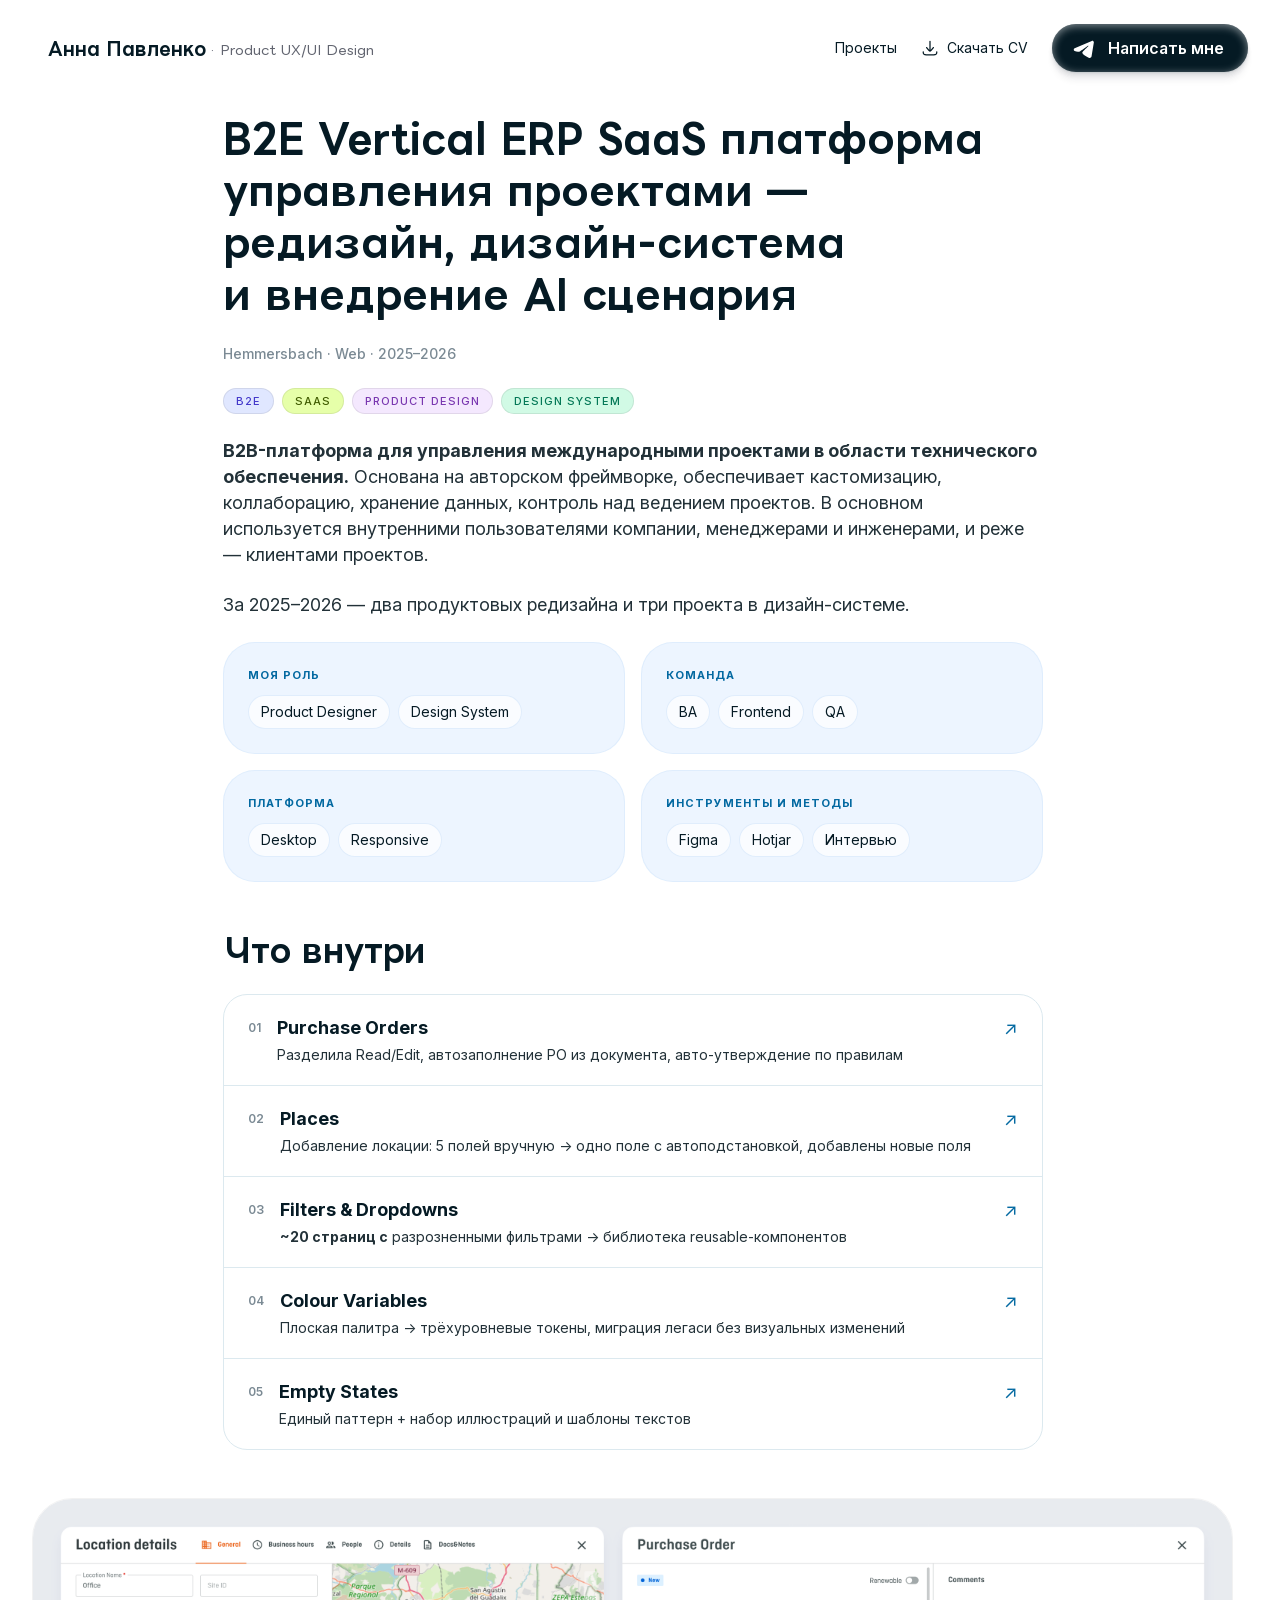
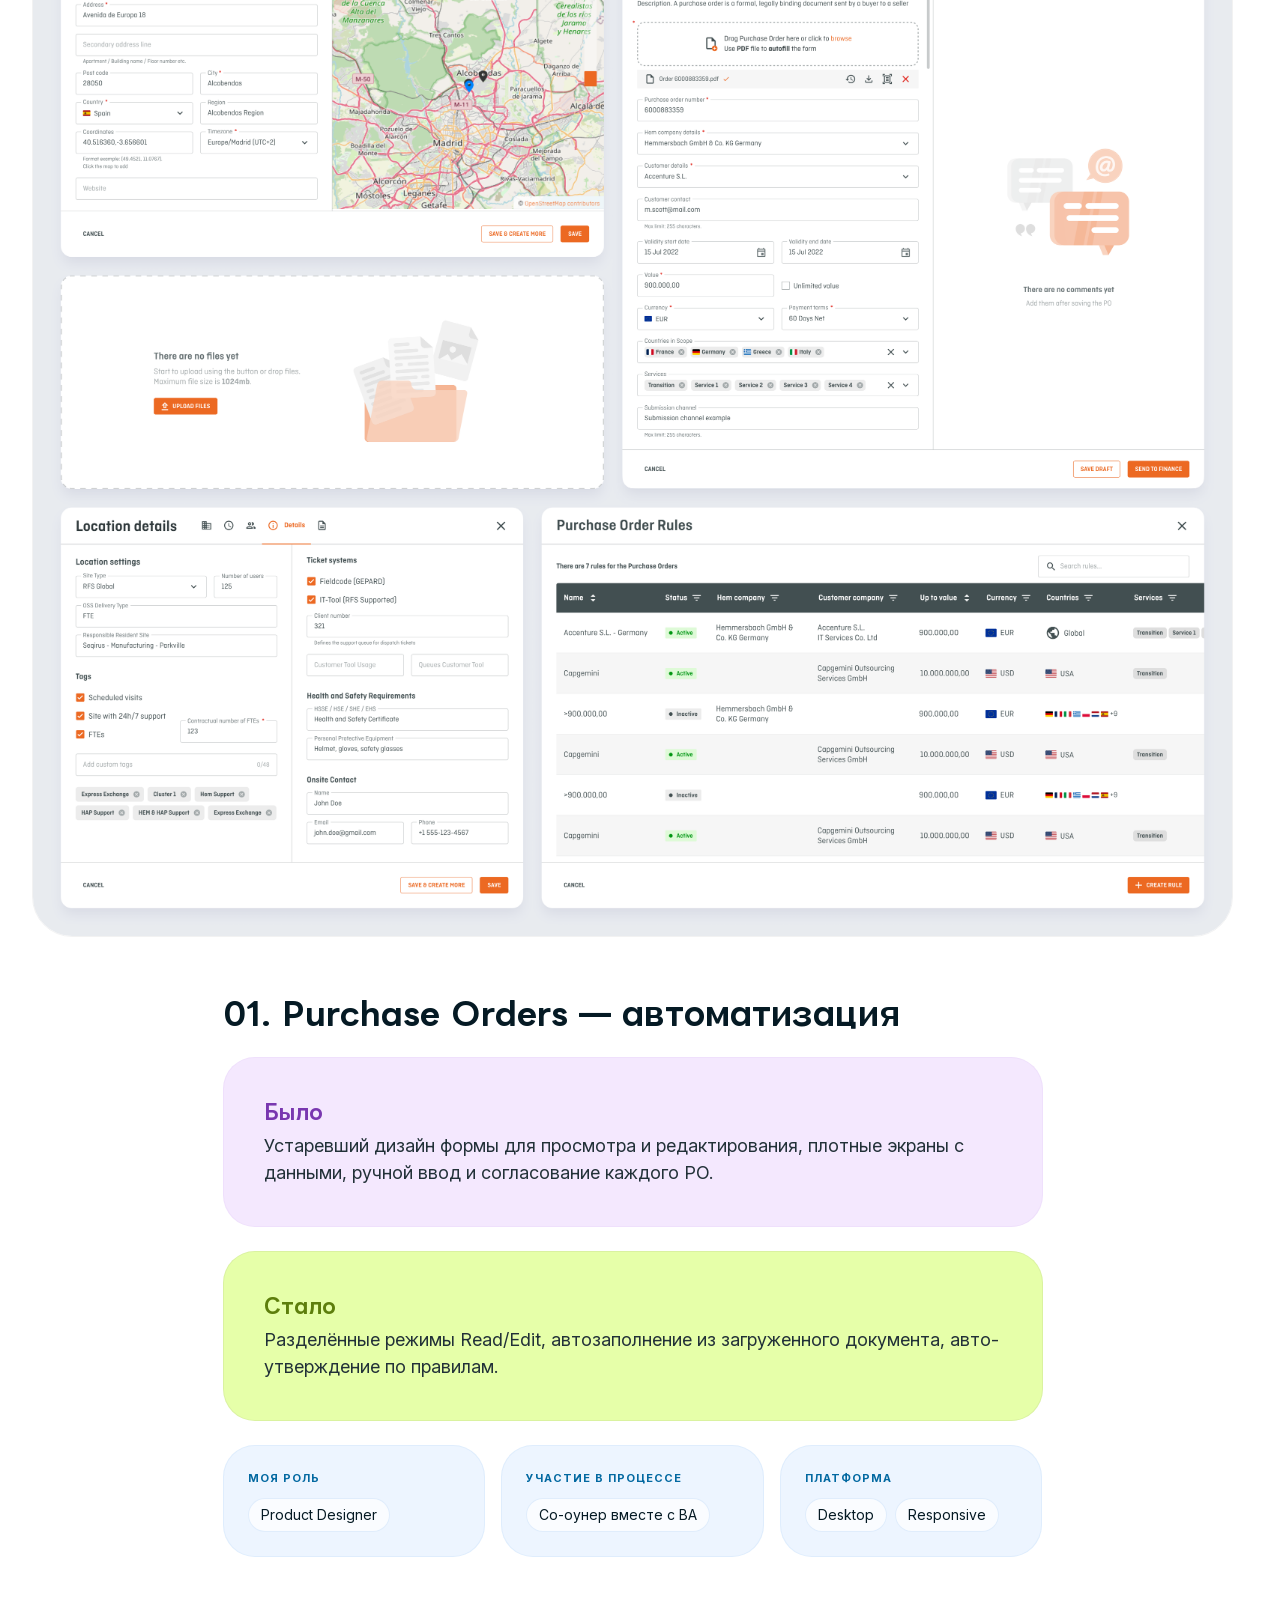
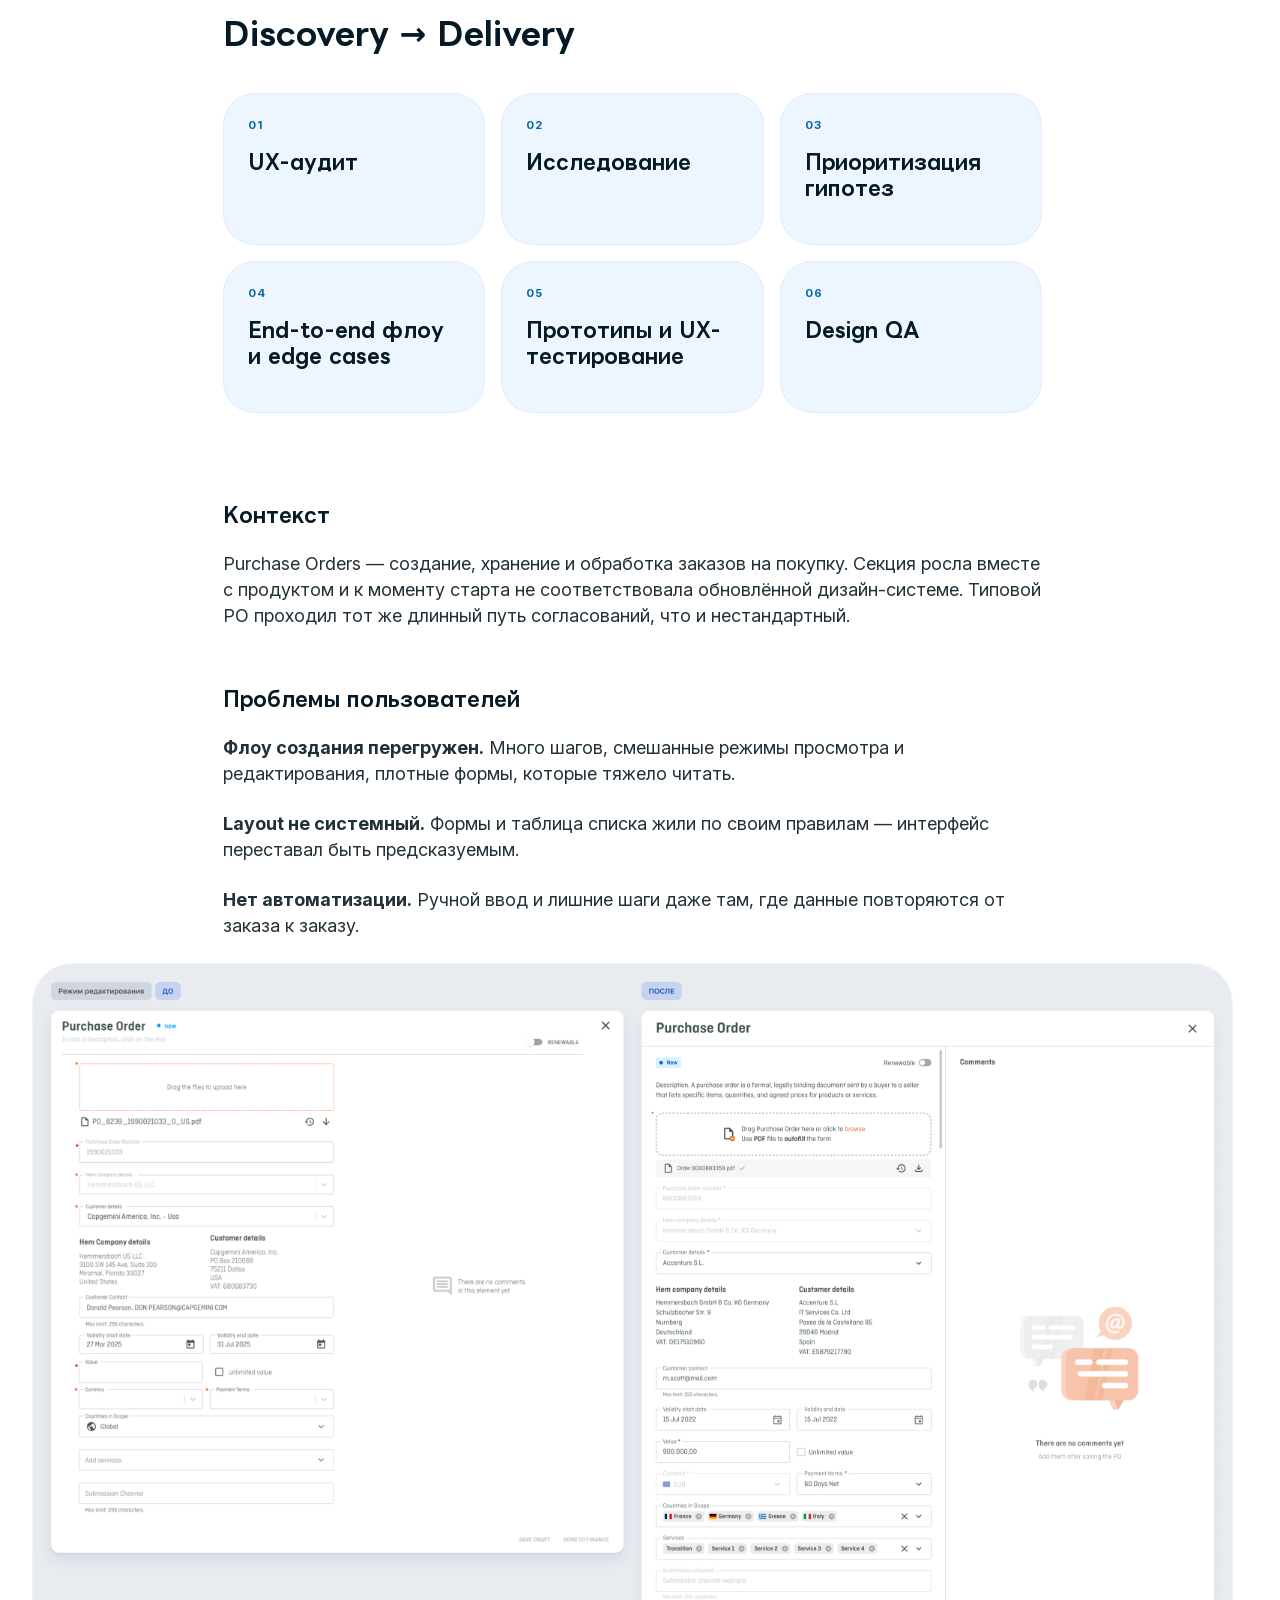
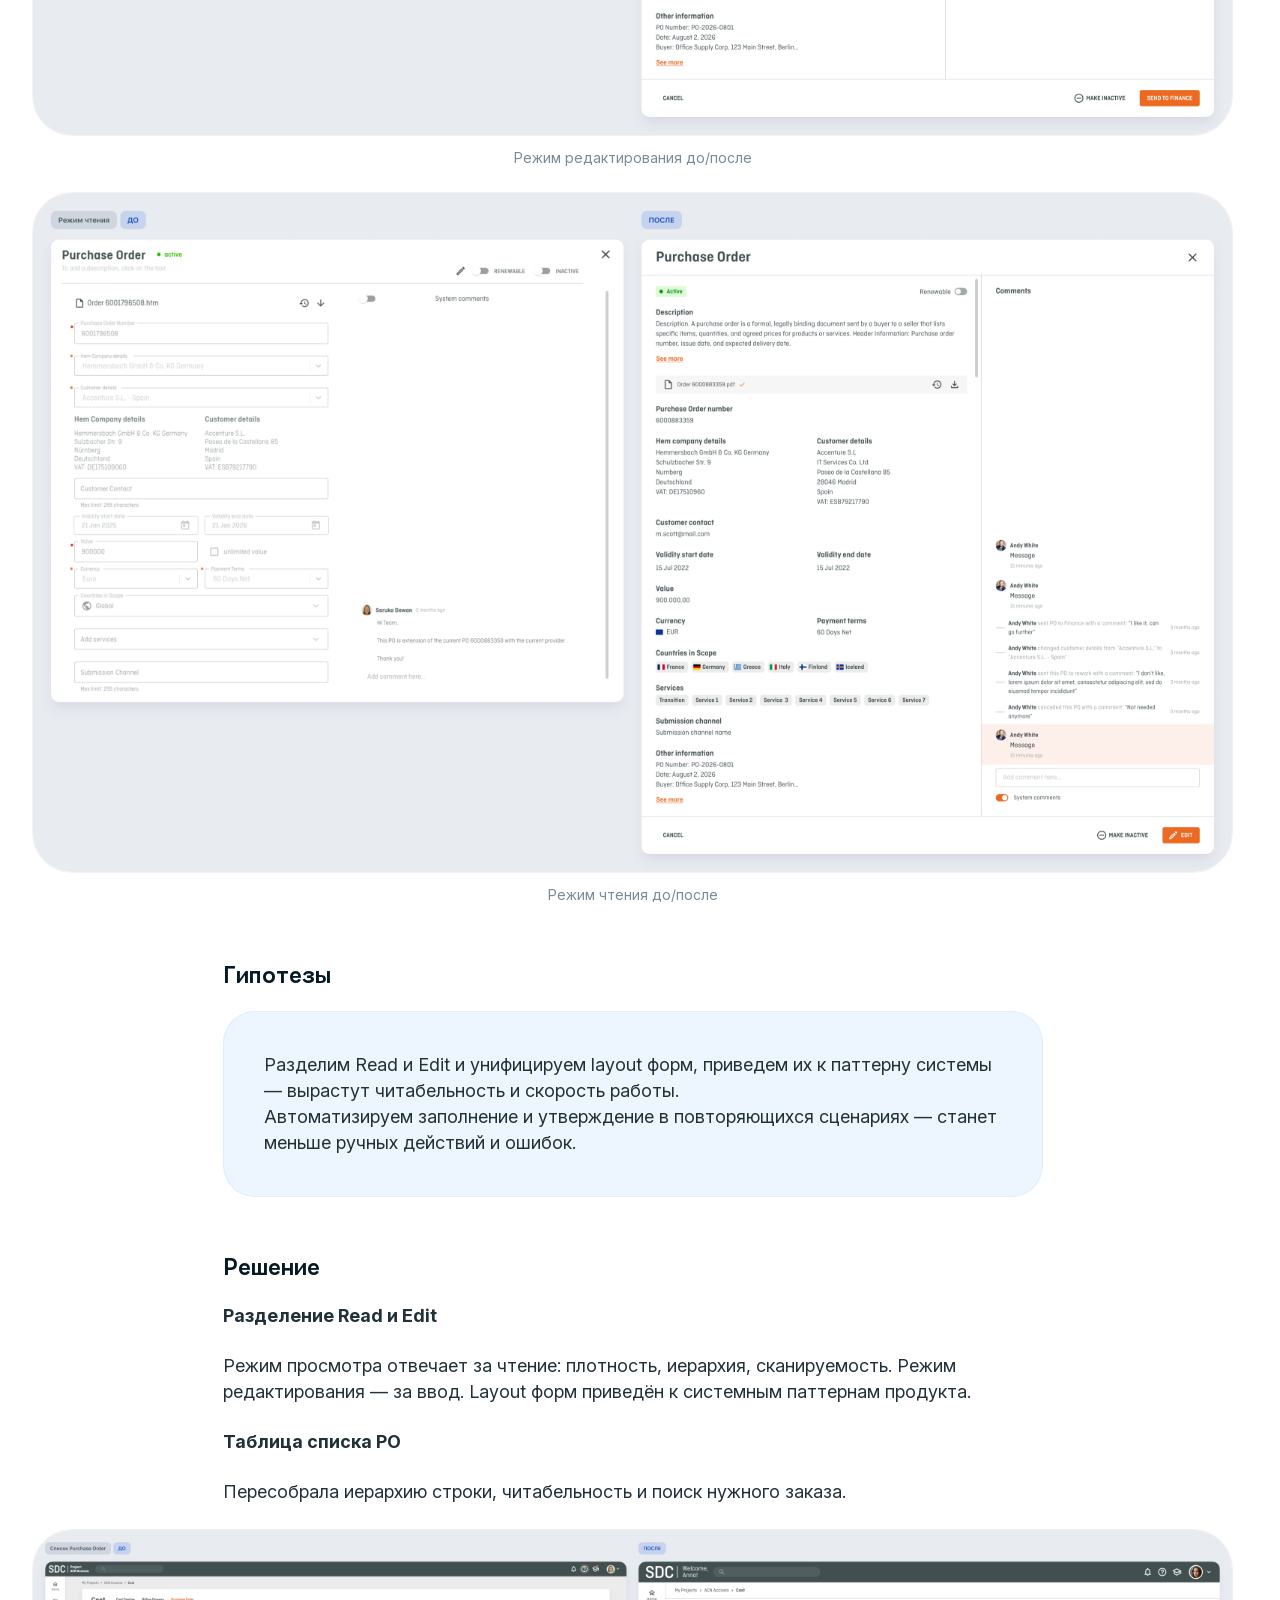
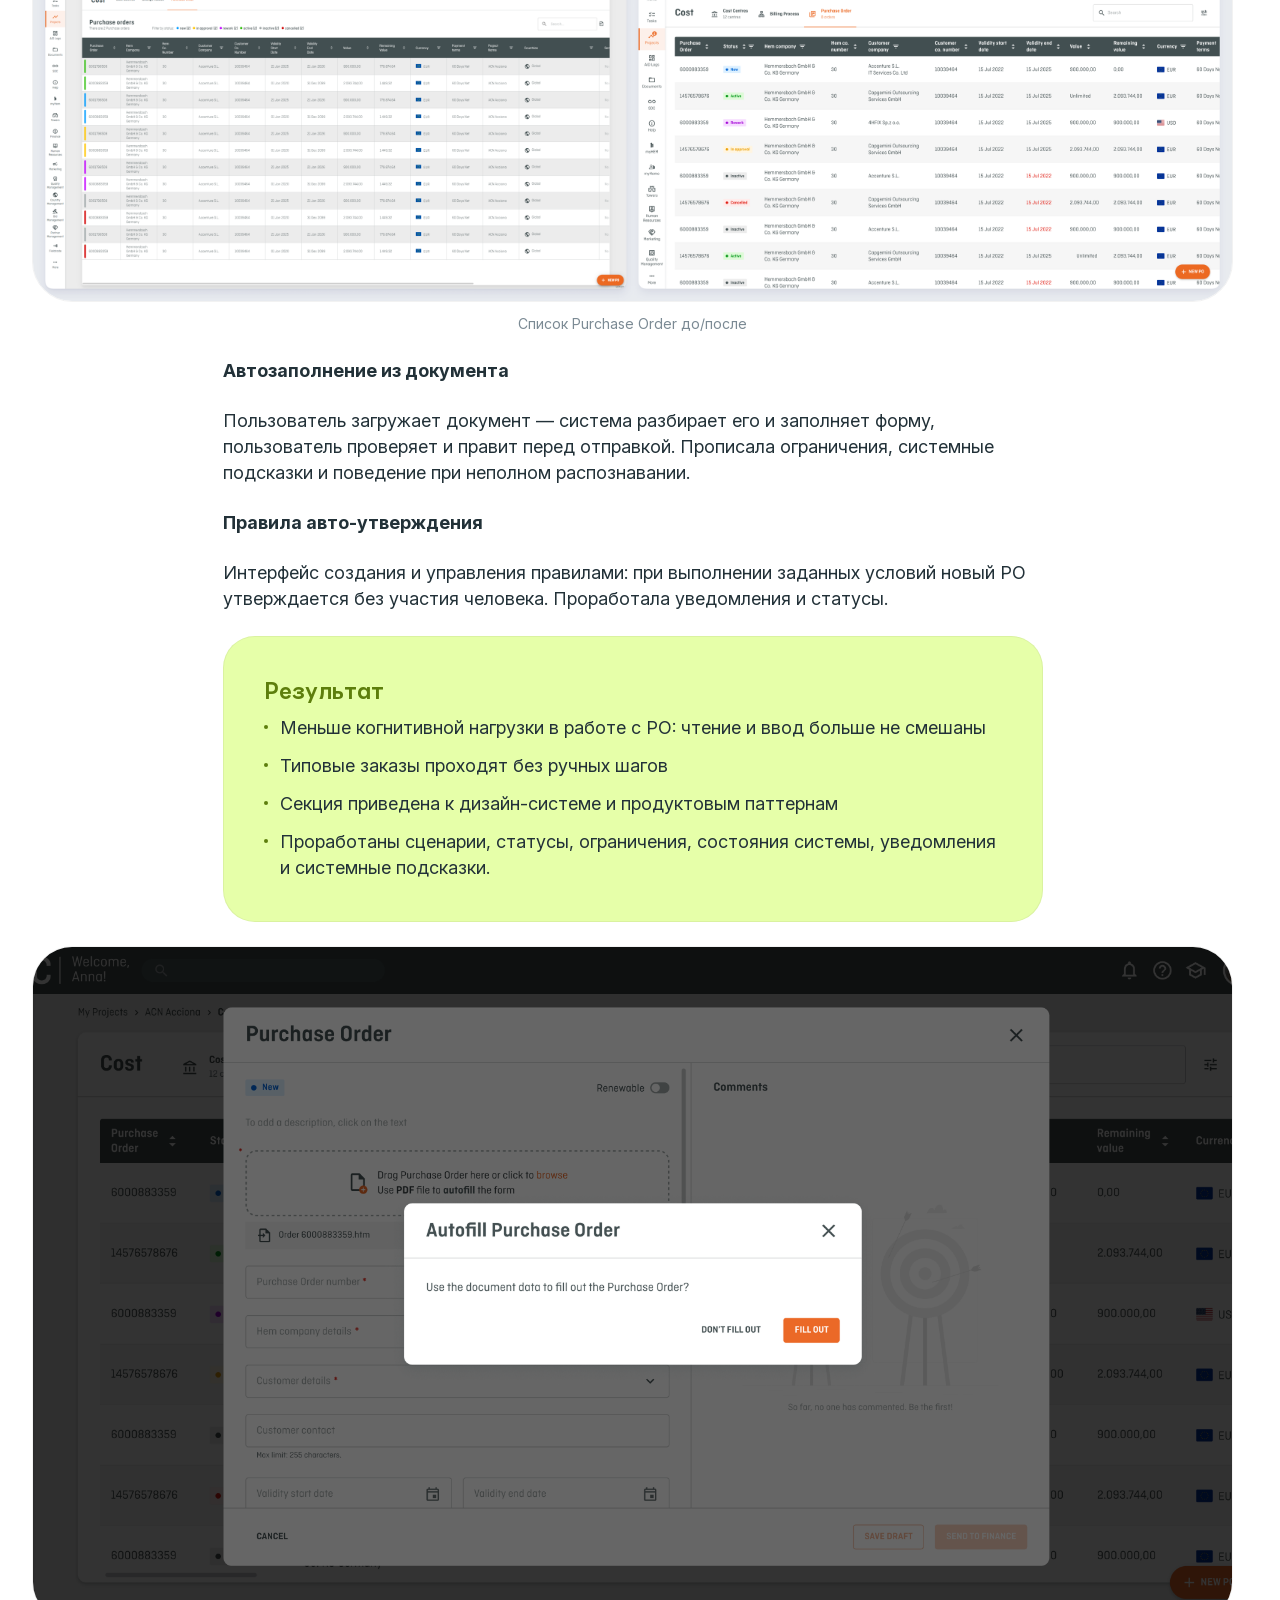
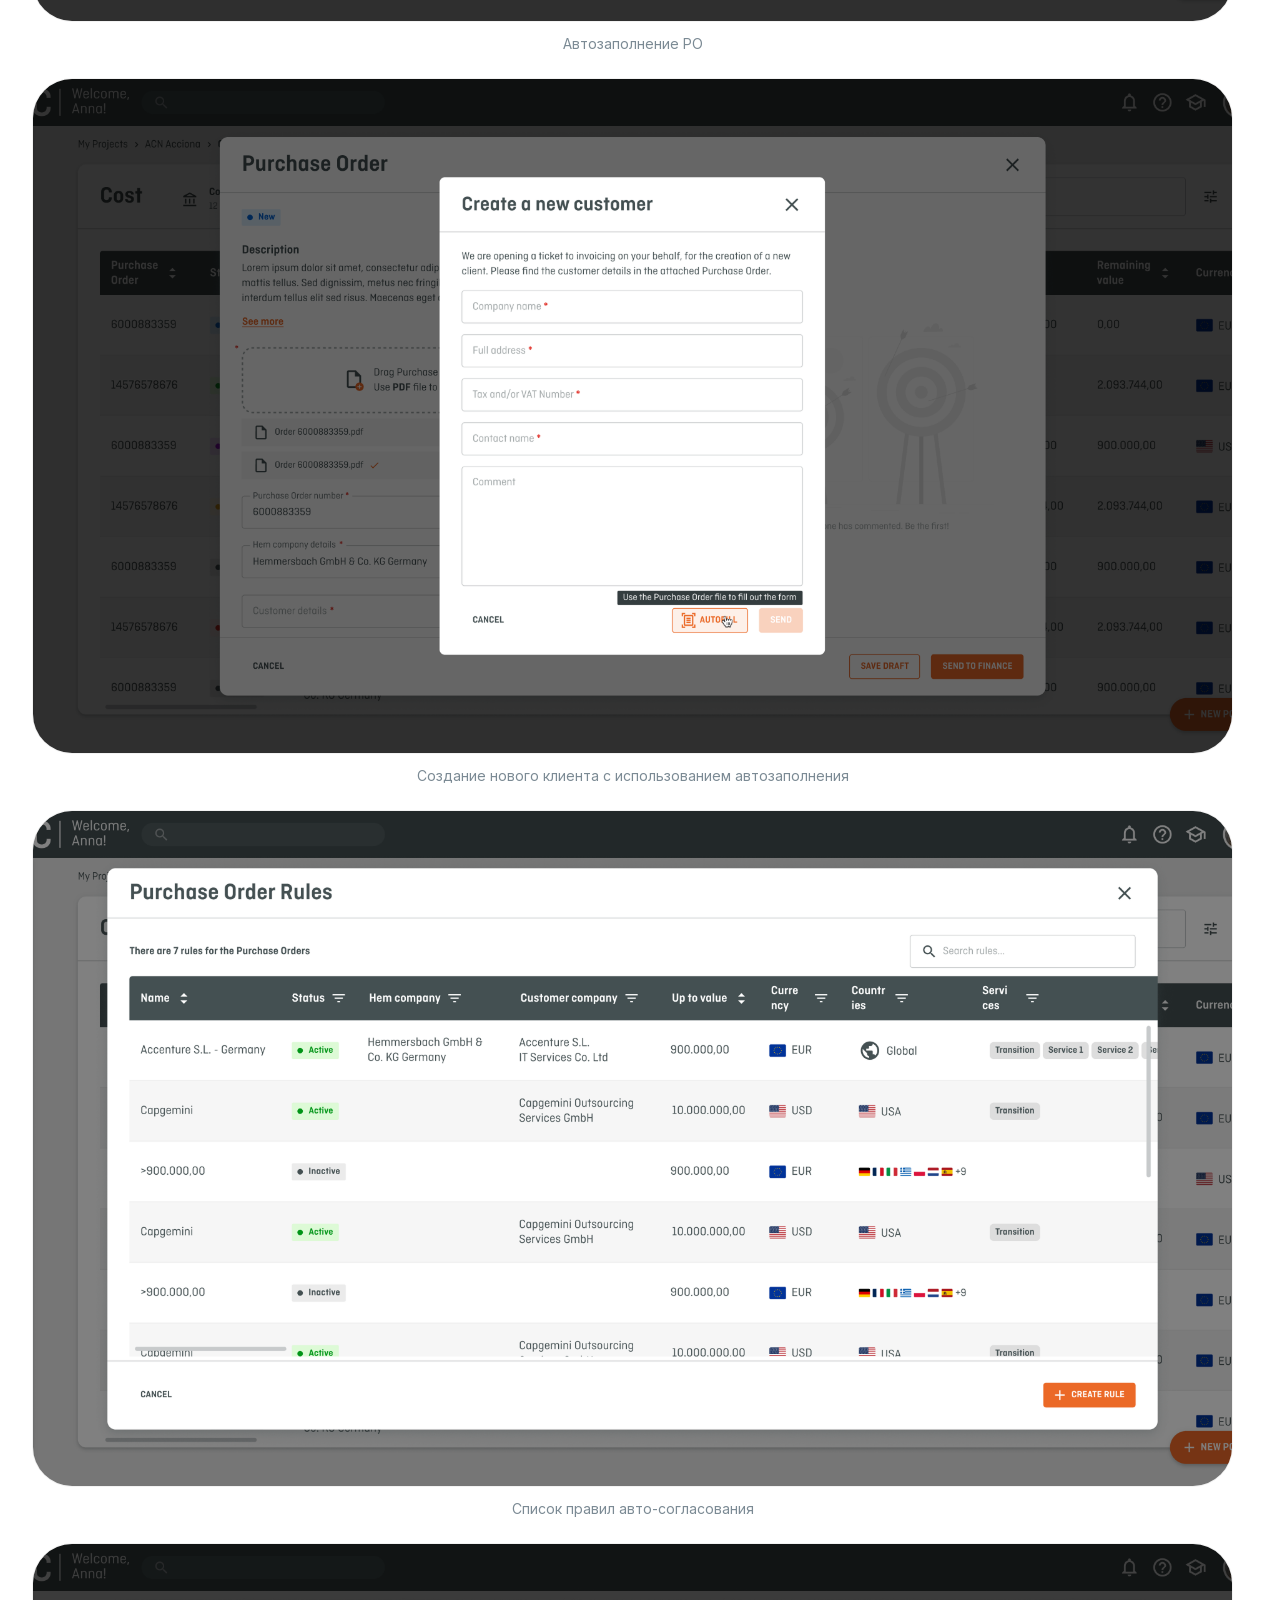
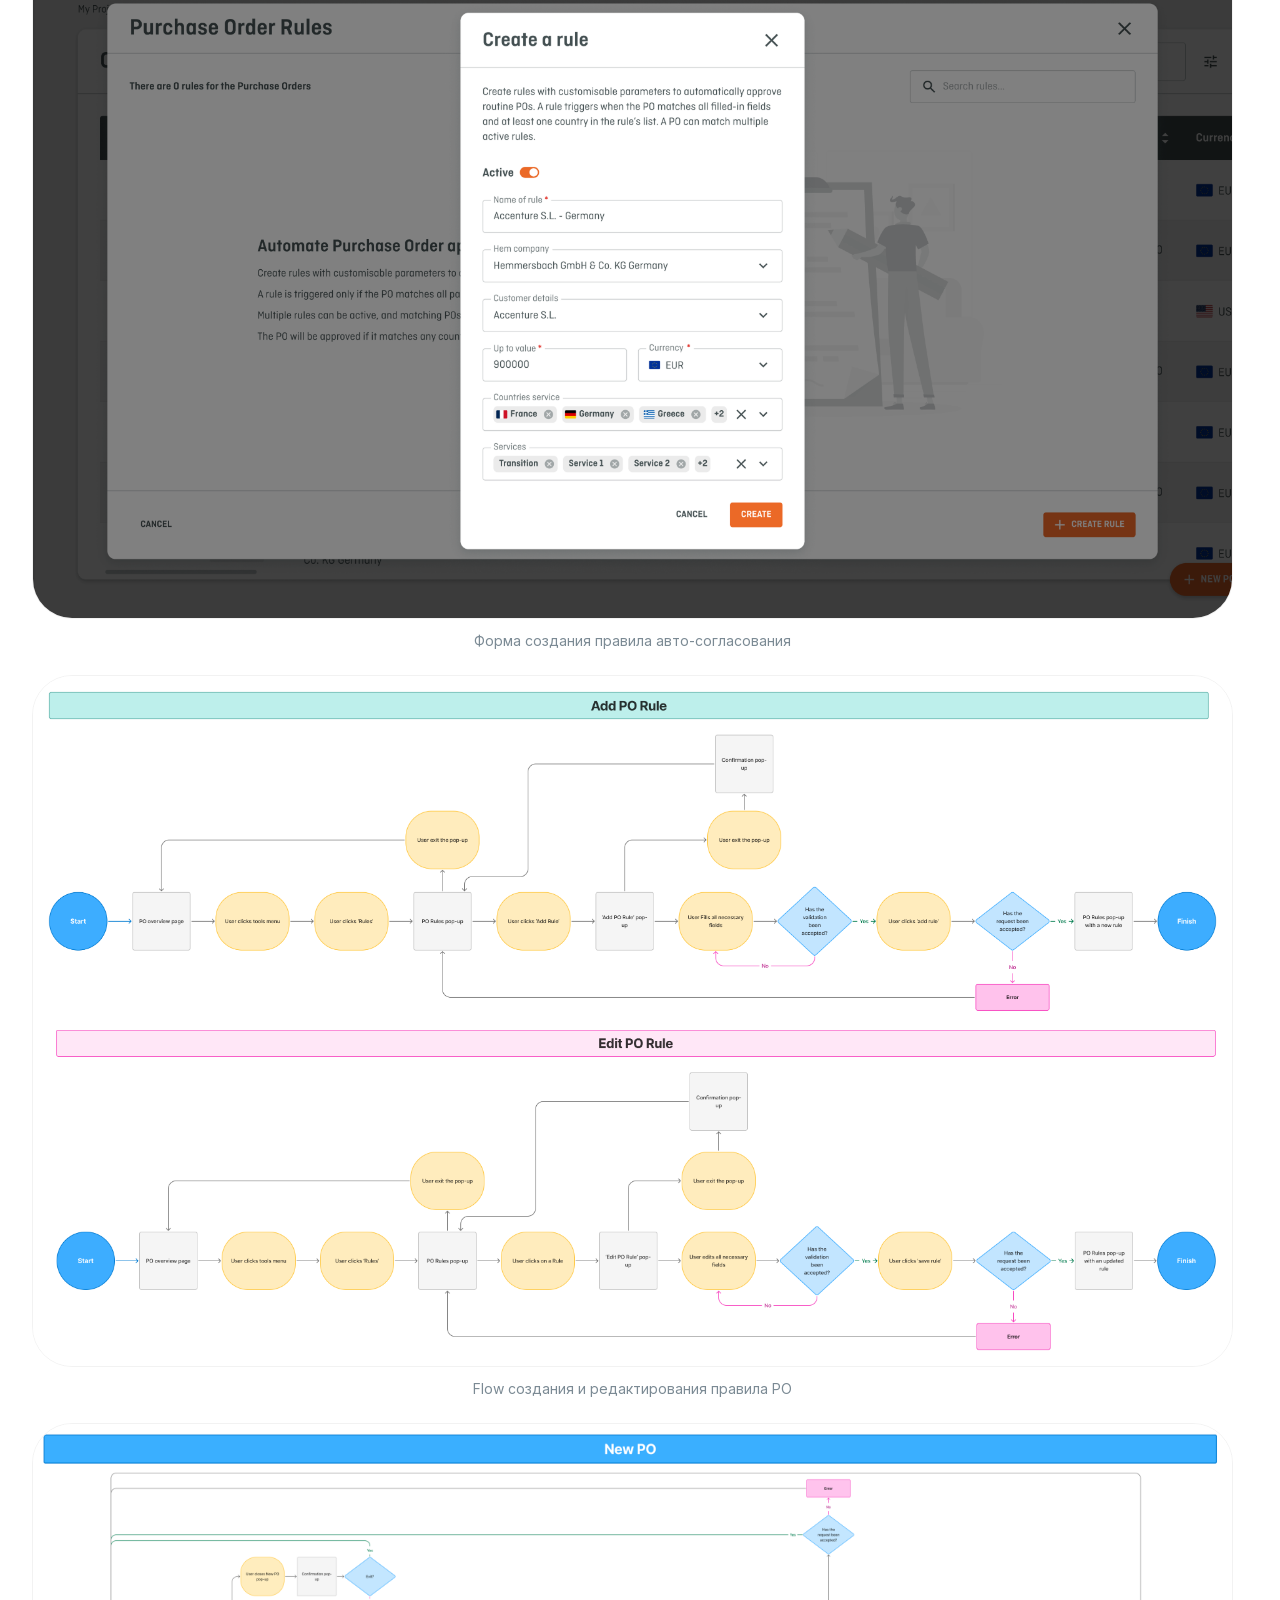
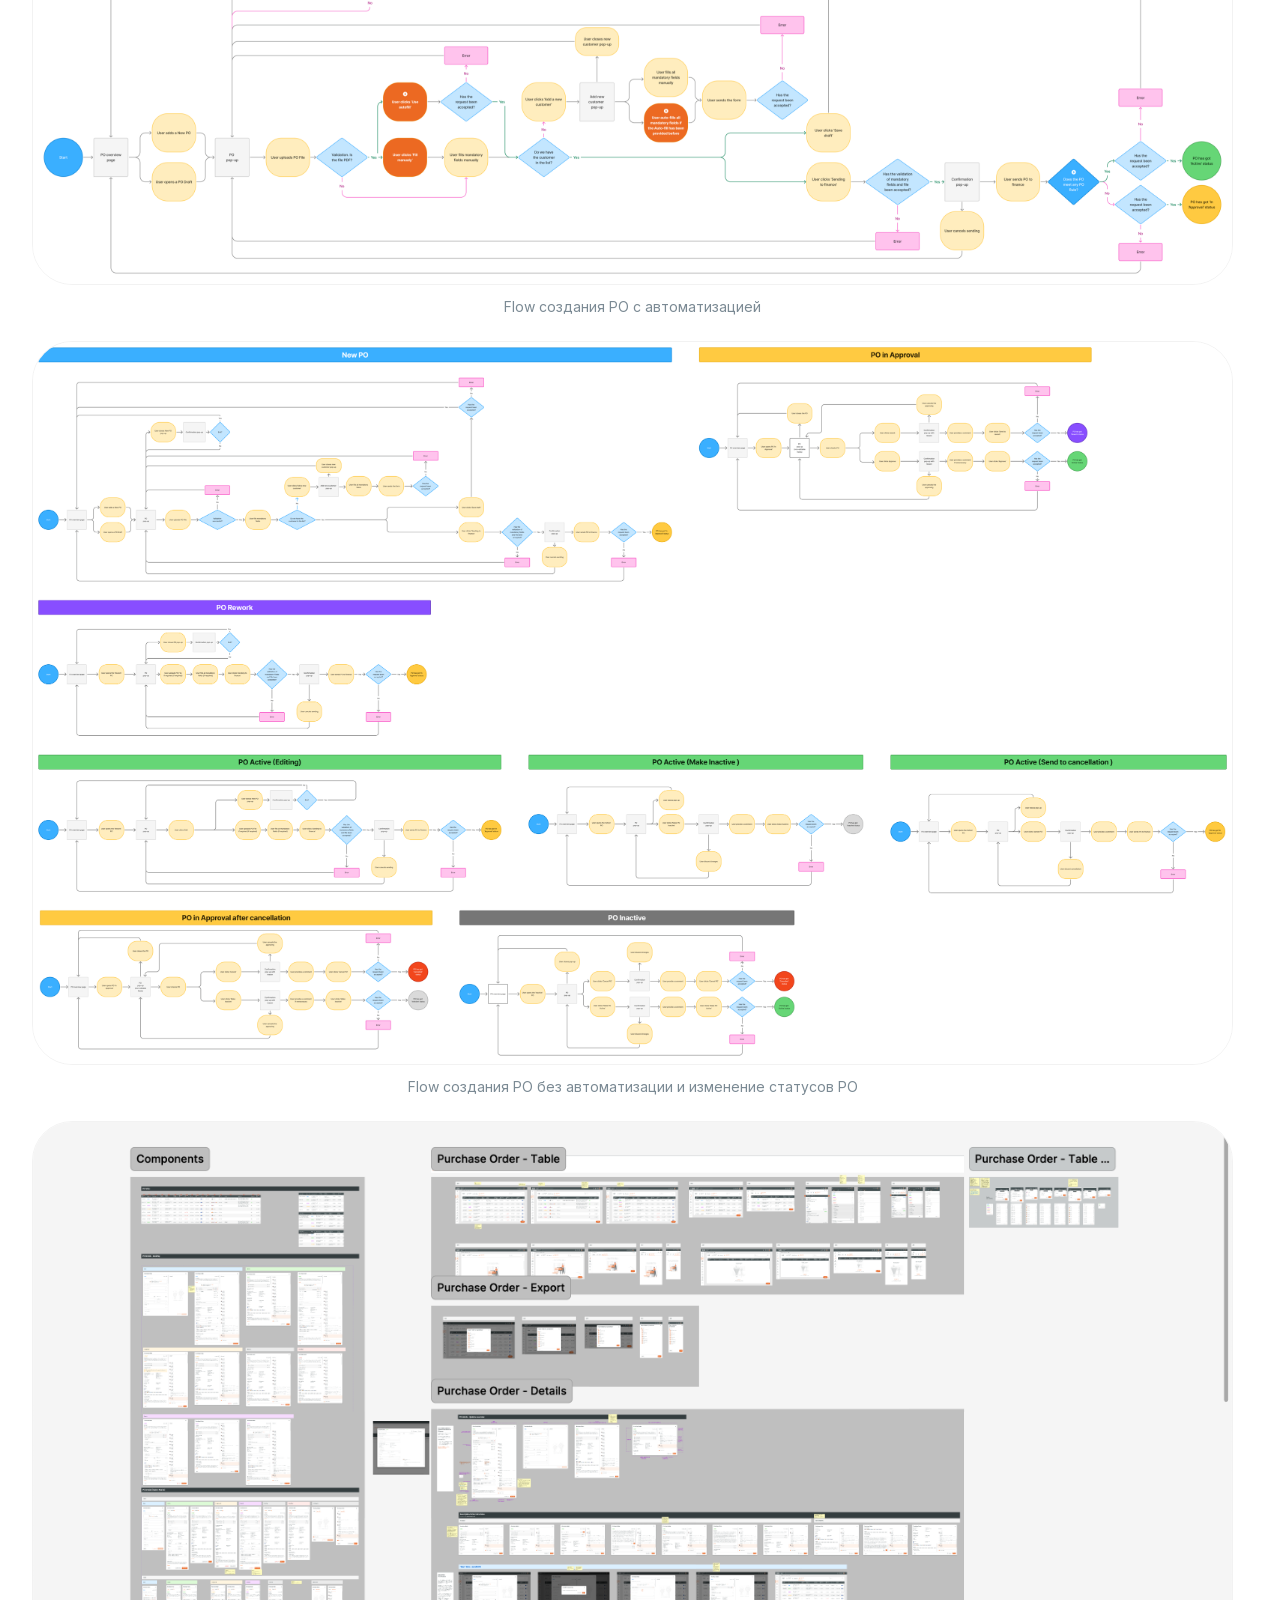
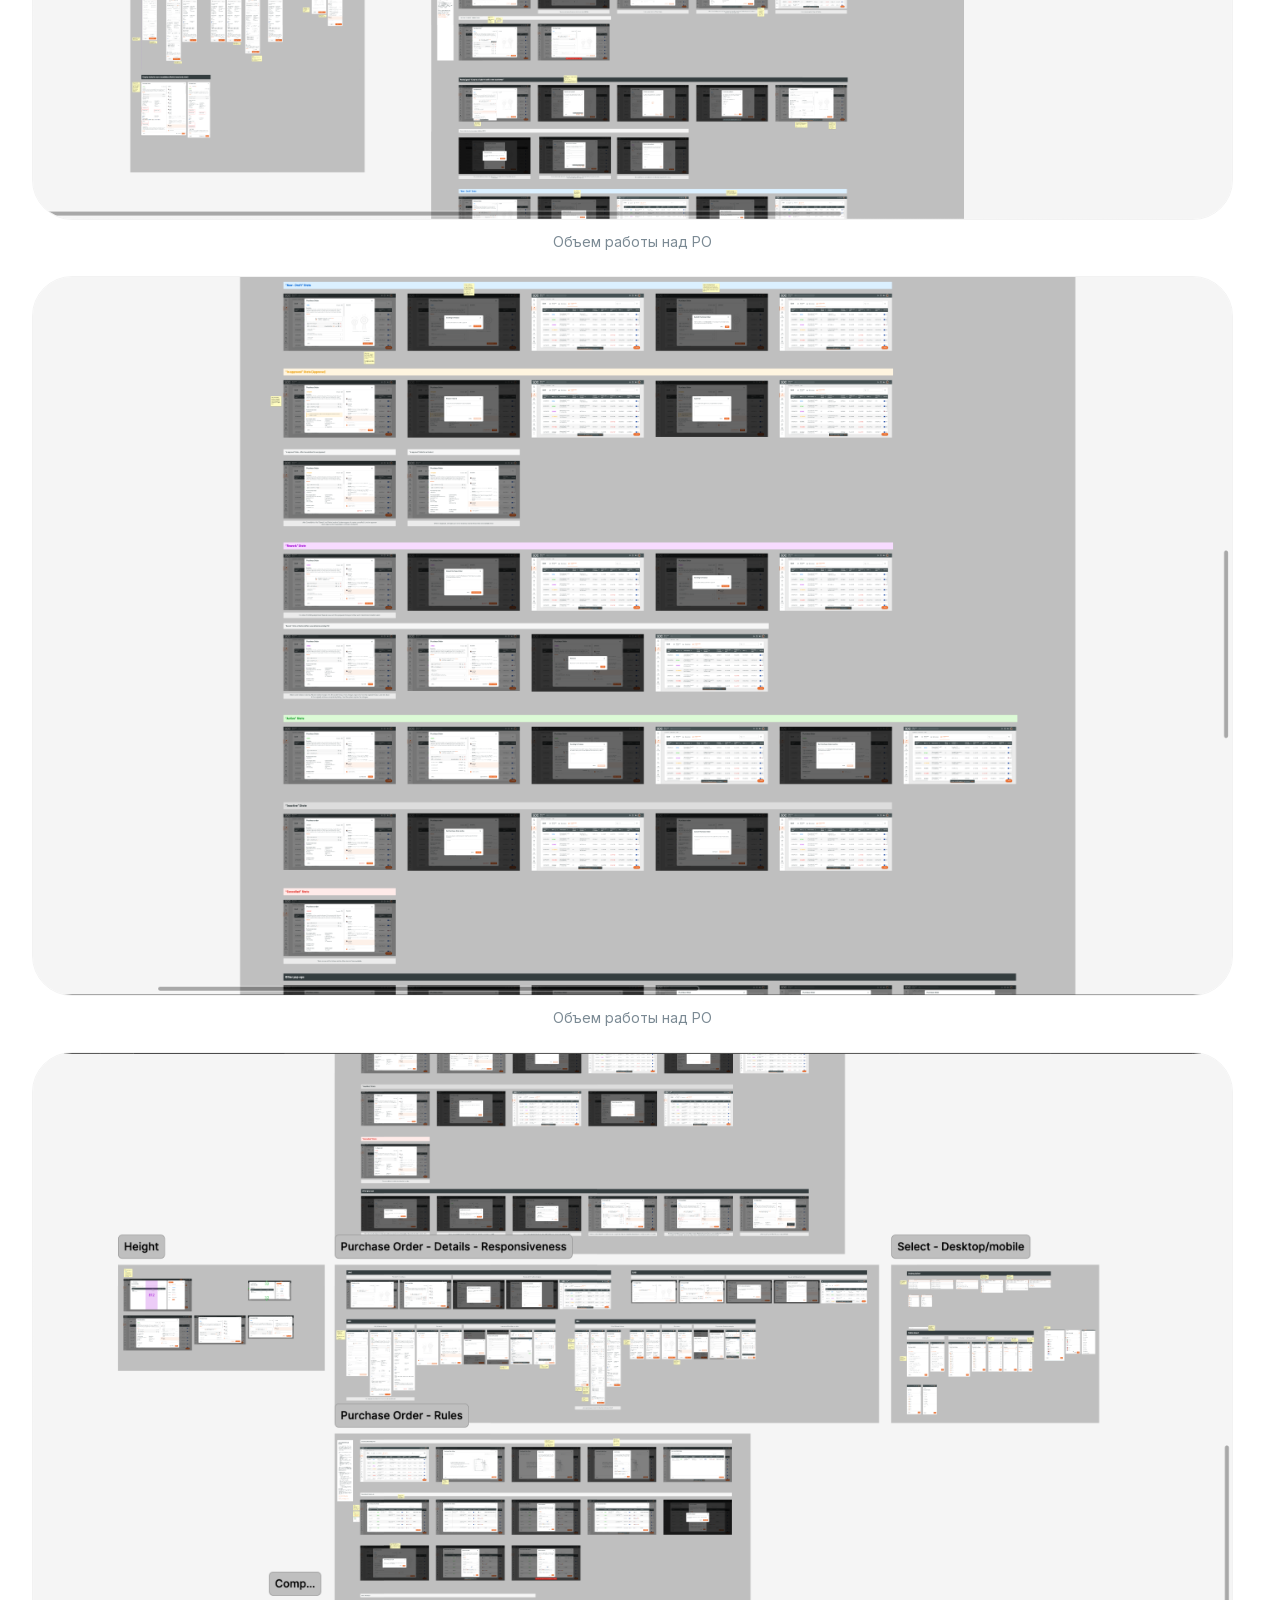
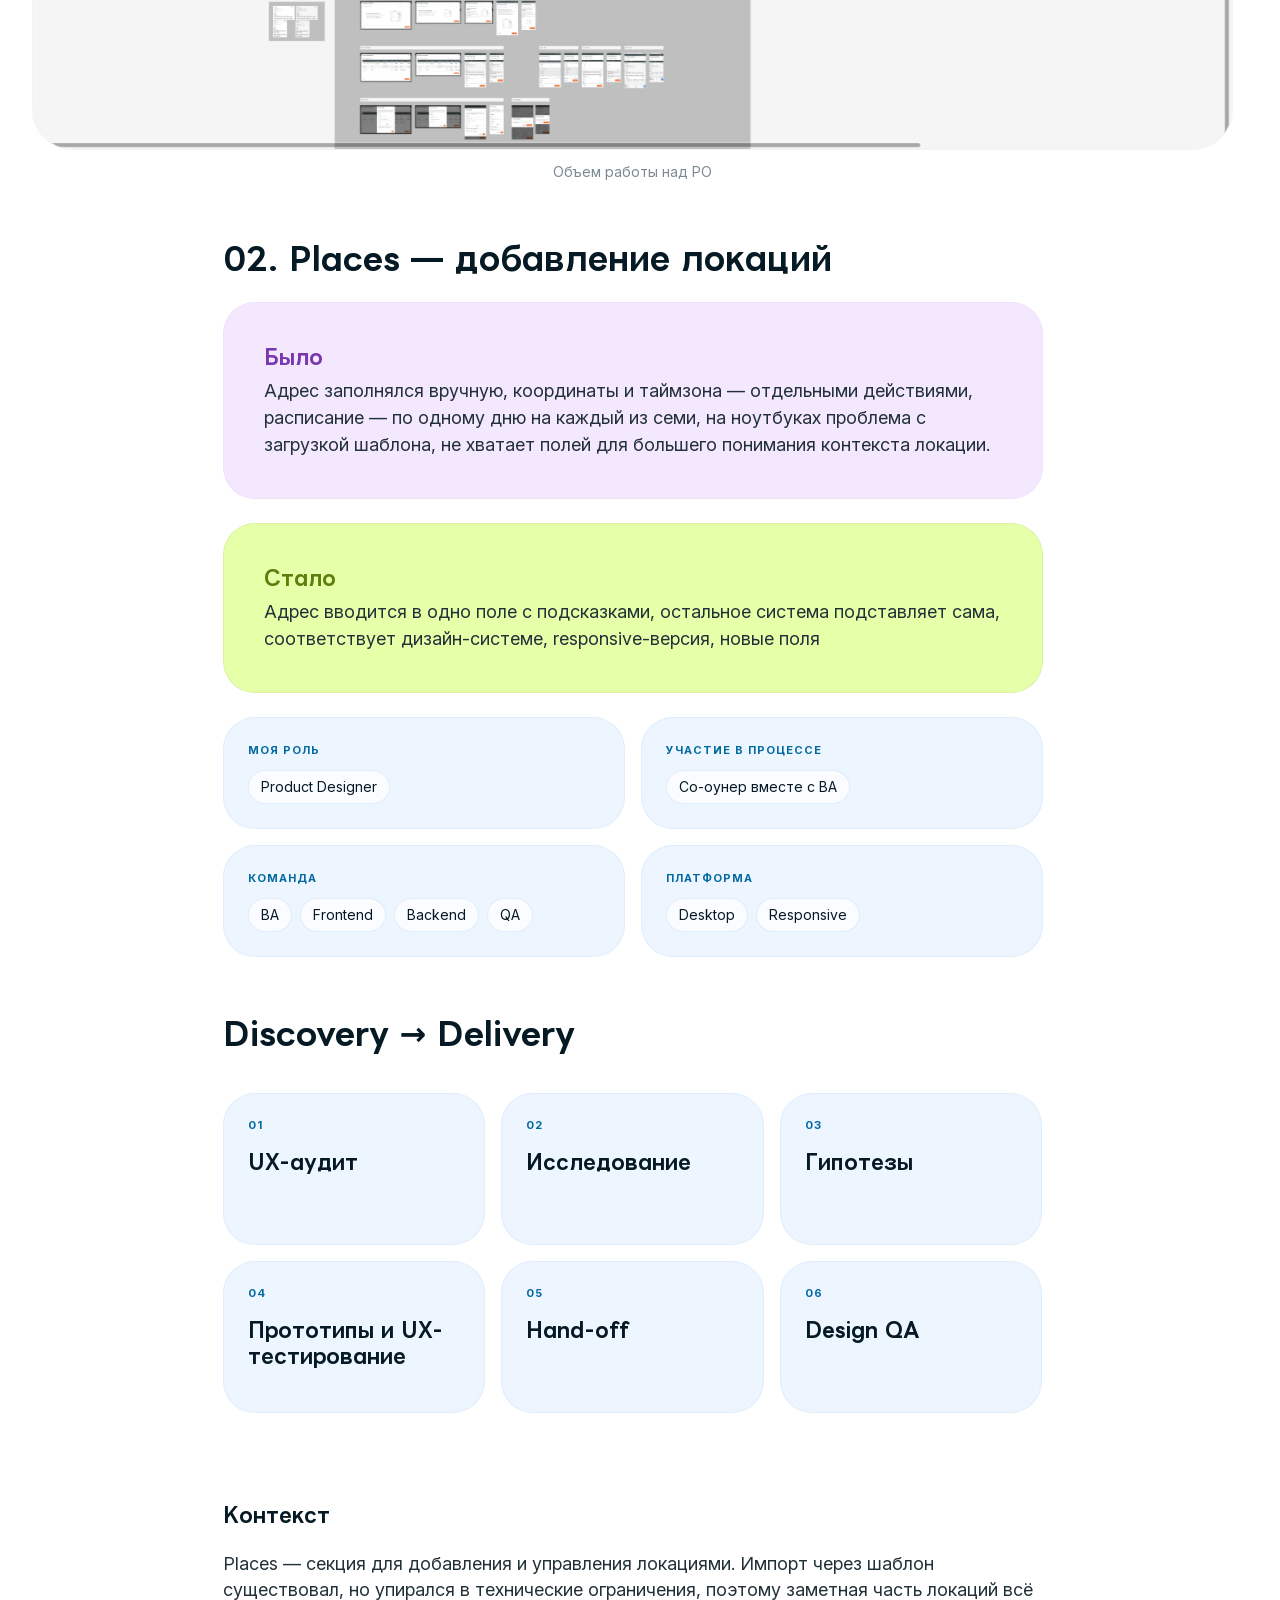
<file: projects/project-management-platform/index.html>
<!DOCTYPE html><html lang="ru" class="__variable_d18add"><head><meta charSet="utf-8"/><meta name="viewport" content="width=device-width, initial-scale=1"/><link rel="preload" href="/_next/static/media/0336a89fb4e7fc1d-s.p.woff2" as="font" crossorigin="" type="font/woff2"/><link rel="preload" as="image" href="/header/download.svg"/><link rel="preload" as="image" href="/header/telegram.svg"/><link rel="preload" as="image" href="/case-study/f365c.svg"/><link rel="preload" as="image" href="/case-study/e8a68.svg"/><link rel="stylesheet" href="/_next/static/css/a77494ed616c1e13.css" data-precedence="next"/><link rel="stylesheet" href="/_next/static/css/a1281ee937b2a462.css" data-precedence="next"/><link rel="stylesheet" href="/_next/static/css/a8e210cd2585e358.css" data-precedence="next"/><link rel="stylesheet" href="/_next/static/css/144978445694cc28.css" data-precedence="next"/><link rel="stylesheet" href="/_next/static/css/40828bb9d4d35c04.css" data-precedence="next"/><link rel="stylesheet" href="/_next/static/css/52859a80f5b30c94.css" data-precedence="next"/><link rel="preload" as="script" fetchPriority="low" href="/_next/static/chunks/webpack-a6104fa8d1556cdf.js"/><script src="/_next/static/chunks/fd9d1056-b11b2651f33aae7f.js" async=""></script><script src="/_next/static/chunks/117-d724553db90a2cbb.js" async=""></script><script src="/_next/static/chunks/main-app-ad5334f9c6920129.js" async=""></script><script src="/_next/static/chunks/448-6115dc82e62f569f.js" async=""></script><script src="/_next/static/chunks/145-a706dcd9dbee5123.js" async=""></script><script src="/_next/static/chunks/622-4f879ed77ea271b2.js" async=""></script><script src="/_next/static/chunks/655-d0f85aec4beb4dac.js" async=""></script><script src="/_next/static/chunks/733-91822280be6f2b6b.js" async=""></script><script src="/_next/static/chunks/app/projects/%5Bslug%5D/page-2445171f1aa4f0f1.js" async=""></script><script src="/_next/static/chunks/app/layout-6e2c98084edd7e2a.js" async=""></script><meta name="theme-color" media="(prefers-color-scheme: light)" content="#faf9f6"/><meta name="theme-color" media="(prefers-color-scheme: dark)" content="#0f0f10"/><title>B2E Vertical ERP SaaS платформа управления проектами — редизайн, дизайн-система и внедрение AI сценария — Анна Павленко</title><meta name="description" content="Редизайн и UX-улучшения B2B-платформы управления проектами — от сложных операционных флоу (Places, Purchase Orders) до выравнивания с дизайн-системой (фильтры, цветовые токены, empty states). Работа от discovery до delivery: UX-аудиты, исследования, прототипирование, тестирование, responsive-дизайн и Design QA."/><meta name="author" content="Анна Павленко"/><meta name="keywords" content="Анна Павленко,Продуктовый дизайнер,UX/UI-дизайнер,Дизайн-системы,Портфолио"/><meta property="og:title" content="B2E Vertical ERP SaaS платформа управления проектами — редизайн, дизайн-система и внедрение AI сценария — Анна Павленко"/><meta property="og:description" content="Редизайн и UX-улучшения B2B-платформы управления проектами — от сложных операционных флоу (Places, Purchase Orders) до выравнивания с дизайн-системой (фильтры, цветовые токены, empty states). Работа от discovery до delivery: UX-аудиты, исследования, прототипирование, тестирование, responsive-дизайн и Design QA."/><meta property="og:image" content="https://annaps-design.github.io/projects/project-management-platform/gallery-cover.png"/><meta property="og:image:alt" content="B2E Vertical ERP SaaS платформа управления проектами — редизайн, дизайн-система и внедрение AI сценария"/><meta name="twitter:card" content="summary_large_image"/><meta name="twitter:title" content="B2E Vertical ERP SaaS платформа управления проектами — редизайн, дизайн-система и внедрение AI сценария — Анна Павленко"/><meta name="twitter:description" content="Редизайн и UX-улучшения B2B-платформы управления проектами — от сложных операционных флоу (Places, Purchase Orders) до выравнивания с дизайн-системой (фильтры, цветовые токены, empty states). Работа от discovery до delivery: UX-аудиты, исследования, прототипирование, тестирование, responsive-дизайн и Design QA."/><meta name="twitter:image" content="https://annaps-design.github.io/projects/project-management-platform/gallery-cover.png"/><meta name="twitter:image:alt" content="B2E Vertical ERP SaaS платформа управления проектами — редизайн, дизайн-система и внедрение AI сценария"/><link rel="icon" href="/favicon.ico?v=20261120" sizes="16x16 32x32 48x48"/><link rel="icon" href="/favicon.png?v=20261120" type="image/png" sizes="32x32"/><link rel="icon" href="/favicon.svg?v=20261120" type="image/svg+xml" sizes="any"/><link rel="apple-touch-icon" href="/apple-touch-icon.png?v=20261120" sizes="180x180"/><meta name="next-size-adjust"/><script>(function(){try{
    var t=localStorage.getItem('theme');
    if(t!=='light'&&t!=='dark'){t='light';}
    document.documentElement.dataset.theme=t;
    var l=localStorage.getItem('locale');
    if(l!=='en'&&l!=='ru'){l='ru';}
    document.documentElement.lang=l;
  }catch(e){}
  if(window.matchMedia('(prefers-reduced-motion: no-preference)').matches && 'IntersectionObserver' in window){
    document.documentElement.dataset.motion='ready';
    setTimeout(function(){
      if(!document.querySelector('[data-reveal-state]')) delete document.documentElement.dataset.motion;
    },4000);
  }
  })();</script><script src="/_next/static/chunks/polyfills-42372ed130431b0a.js" noModule=""></script></head><body class="min-h-dvh bg-canvas text-fg antialiased"><a href="#main" class="sr-only focus:not-sr-only focus:fixed focus:left-4 focus:top-4 focus:z-[200] focus:rounded-full focus:bg-fg focus:px-4 focus:py-2 focus:text-small focus:text-canvas">Skip to content</a><div class="portfolio-header-space" aria-hidden="true"></div><header class="portfolio-header" data-scrolled="false"><nav class="portfolio-nav" aria-label="Главная навигация"><a class="portfolio-identity" aria-label="Анна Павленко" href="/"><span class="portfolio-monogram" aria-hidden="true">АП</span><span class="portfolio-name">Анна Павленко</span><span class="portfolio-role">· Product UX/UI Design</span></a><div class="portfolio-nav-actions"><a class="portfolio-nav-link" href="/#projects"><span class="hover-copy"><span class="hover-word-mask"><span class="hover-word">Проекты<span class="hover-word-copy" aria-hidden="true">Проекты</span></span></span></span></a><a href="https://drive.google.com/file/d/1B96fQ1nGYfv91Ez7UOI6wGiYmQuzW_r_/view" target="_blank" rel="noopener noreferrer" class="portfolio-nav-link portfolio-cv"><img src="/header/download.svg" alt="" width="18" height="18"/><span class="portfolio-wide-label"><span class="hover-copy"><span class="hover-word-mask"><span class="hover-word">Скачать CV<span class="hover-word-copy" aria-hidden="true">Скачать CV</span></span></span></span></span><span class="portfolio-short-label"><span class="hover-copy"><span class="hover-word-mask"><span class="hover-word">CV<span class="hover-word-copy" aria-hidden="true">CV</span></span></span></span></span></a><a class="group inline-flex items-center justify-center gap-2 rounded-full font-medium transition-all duration-300 ease-premium select-none focus-visible:outline-none focus-visible:ring-2 focus-visible:ring-accent focus-visible:ring-offset-2 focus-visible:ring-offset-canvas disabled:pointer-events-none disabled:opacity-50 active:scale-[0.98] bg-accent text-accent-fg hover:bg-accent-strong h-11 px-5 text-small portfolio-header-contact" href="https://t.me/annyalta" target="_blank" rel="noopener noreferrer"><img src="/header/telegram.svg" alt="" width="24" height="24"/><span class="portfolio-wide-label"><span class="hover-copy"><span class="hover-word-mask"><span class="hover-word">Написать мне<span class="hover-word-copy" aria-hidden="true">Написать мне</span></span></span></span></span><span class="portfolio-short-label"><span class="hover-copy"><span class="hover-word-mask"><span class="hover-word">Написать<span class="hover-word-copy" aria-hidden="true">Написать</span></span></span></span></span></a></div></nav></header><div><main id="main"><article class="editorial-case" data-case="project-management-platform" aria-labelledby="case-title"><header class="case-column case-intro"><h1 id="case-title" data-reveal="heading"><span class="reveal-word-mask"><span class="reveal-word">B2E</span></span> <span class="reveal-word-mask"><span class="reveal-word">Vertical</span></span> <span class="reveal-word-mask"><span class="reveal-word">ERP</span></span> <span class="reveal-word-mask"><span class="reveal-word">SaaS</span></span> <span class="reveal-word-mask"><span class="reveal-word">платформа</span></span> <span class="reveal-word-mask"><span class="reveal-word">управления</span></span> <span class="reveal-word-mask"><span class="reveal-word">проектами —</span></span> <span class="reveal-word-mask"><span class="reveal-word">редизайн,</span></span> <span class="reveal-word-mask"><span class="reveal-word">дизайн-система</span></span> <span class="reveal-word-mask"><span class="reveal-word">и внедрение</span></span> <span class="reveal-word-mask"><span class="reveal-word">AI сценария</span></span></h1><p data-reveal="block" class="case-meta">Hemmersbach · Web · 2025–2026</p><div class="case-tags"><span data-reveal="block" class="tag-chip inline-flex items-center rounded-full px-2.5 py-1.5 text-[0.6875rem] font-medium uppercase leading-none tracking-[0.05em] chip-indigo">B2E</span><span data-reveal="block" class="tag-chip inline-flex items-center rounded-full px-2.5 py-1.5 text-[0.6875rem] font-medium uppercase leading-none tracking-[0.05em] chip-lime">SaaS</span><span data-reveal="block" class="tag-chip inline-flex items-center rounded-full px-2.5 py-1.5 text-[0.6875rem] font-medium uppercase leading-none tracking-[0.05em] chip-violet">Product Design</span><span data-reveal="block" class="tag-chip inline-flex items-center rounded-full px-2.5 py-1.5 text-[0.6875rem] font-medium uppercase leading-none tracking-[0.05em] chip-emerald">Design System</span></div></header><div data-case-block="text" class="case-column case-text"><div class="case-paragraphs"><p data-reveal="block"><strong>B2B-платформа для управления международными проектами в области технического обеспечения.</strong> Основана на авторском фреймворке, обеспечивает кастомизацию, коллаборацию, хранение данных, контроль над ведением проектов. В основном используется внутренними пользователями компании, менеджерами и инженерами, и реже — клиентами проектов.</p></div></div><div data-case-block="text" class="case-column case-text"><div class="case-paragraphs"><p data-reveal="block">За 2025–2026 — два продуктовых редизайна и три проекта в дизайн-системе.</p></div></div><dl data-case-block="facts" class="case-column case-facts" data-columns="2"><div data-reveal="block" class="case-fact-card case-tone-blue"><dt>Моя роль</dt><dd><ul><li>Product Designer</li><li>Design System</li></ul></dd></div><div data-reveal="block" class="case-fact-card case-tone-blue"><dt>Команда</dt><dd><ul><li>BA</li><li>Frontend</li><li>QA</li></ul></dd></div><div data-reveal="block" class="case-fact-card case-tone-blue"><dt>Платформа</dt><dd><ul><li>Desktop</li><li>Responsive</li></ul></dd></div><div data-reveal="block" class="case-fact-card case-tone-blue"><dt>Инструменты и методы</dt><dd><ul><li>Figma</li><li>Hotjar</li><li>Интервью</li></ul></dd></div></dl><nav data-case-block="contents" class="case-column case-contents" aria-label="Что внутри"><h2 data-reveal="heading"><span class="reveal-word-mask"><span class="reveal-word">Что внутри</span></span></h2><ol><li data-reveal="block"><a href="#purchase-orders"><span class="case-contents-number" aria-hidden="true">01</span><span class="case-contents-copy"><strong><span class="hover-copy"><span class="hover-word-mask"><span class="hover-word">Purchase Orders<span class="hover-word-copy" aria-hidden="true">Purchase Orders</span></span></span></span></strong><span>Разделила Read/Edit, автозаполнение PO из документа, авто-утверждение по правилам</span></span><span class="case-contents-arrow" aria-hidden="true">↗</span></a></li><li data-reveal="block"><a href="#places"><span class="case-contents-number" aria-hidden="true">02</span><span class="case-contents-copy"><strong><span class="hover-copy"><span class="hover-word-mask"><span class="hover-word">Places<span class="hover-word-copy" aria-hidden="true">Places</span></span></span></span></strong><span>Добавление локации: 5 полей вручную → одно поле с автоподстановкой, добавлены новые поля</span></span><span class="case-contents-arrow" aria-hidden="true">↗</span></a></li><li data-reveal="block"><a href="#filters-dropdowns"><span class="case-contents-number" aria-hidden="true">03</span><span class="case-contents-copy"><strong><span class="hover-copy"><span class="hover-word-mask"><span class="hover-word">Filters &amp; Dropdowns<span class="hover-word-copy" aria-hidden="true">Filters &amp; Dropdowns</span></span></span></span></strong><span><strong>~20 страниц с</strong> разрозненными фильтрами → библиотека reusable-компонентов</span></span><span class="case-contents-arrow" aria-hidden="true">↗</span></a></li><li data-reveal="block"><a href="#colour-variables"><span class="case-contents-number" aria-hidden="true">04</span><span class="case-contents-copy"><strong><span class="hover-copy"><span class="hover-word-mask"><span class="hover-word">Colour Variables<span class="hover-word-copy" aria-hidden="true">Colour Variables</span></span></span></span></strong><span>Плоская палитра → трёхуровневые токены, миграция легаси без визуальных изменений</span></span><span class="case-contents-arrow" aria-hidden="true">↗</span></a></li><li data-reveal="block"><a href="#empty-states"><span class="case-contents-number" aria-hidden="true">05</span><span class="case-contents-copy"><strong><span class="hover-copy"><span class="hover-word-mask"><span class="hover-word">Empty States<span class="hover-word-copy" aria-hidden="true">Empty States</span></span></span></span></strong><span>Единый паттерн + набор иллюстраций и шаблоны текстов</span></span><span class="case-contents-arrow" aria-hidden="true">↗</span></a></li></ol></nav><div data-case-block="media" data-source-node="3b277fe7-15e8-8024-a227-cdece4148b65" class="case-media" data-columns="1" style="--media-before:0px;--media-after:0px"><div class="gallery-grid flex flex-wrap justify-center gap-4" data-columns="1"><figure data-reveal="block" class="gallery-figure group w-full"><button type="button" class="gallery-trigger gallery-thumbnail relative block w-full overflow-hidden rounded-2xl bg-surface-2 focus-visible:outline-none focus-visible:ring-2 focus-visible:ring-accent focus-visible:ring-offset-2 focus-visible:ring-offset-canvas" aria-label="Платформа управления проектами — обзор интерфейсов" aria-haspopup="dialog"><span class="gallery-preview block aspect-[4/3]" style="aspect-ratio:10392 / 8992"><img alt="Платформа управления проектами — обзор интерфейсов" loading="lazy" decoding="async" data-nimg="fill" class="object-cover " style="position:absolute;height:100%;width:100%;left:0;top:0;right:0;bottom:0;color:transparent" src="/projects/project-management-platform/notion/3b277fe7-15e8-8024-a227-cdece4148b65-display.png"/></span></button></figure></div></div><div data-case-block="heading" id="purchase-orders" class="case-column case-heading"><h2 data-reveal="heading"><span class="reveal-word-mask"><span class="reveal-word">01.</span></span> <span class="reveal-word-mask"><span class="reveal-word">Purchase</span></span> <span class="reveal-word-mask"><span class="reveal-word">Orders — автоматизация</span></span></h2></div><section data-case-block="callout" data-reveal="block" class="case-column case-panel case-callout case-tone-lavender"><h3 data-reveal="heading"><span class="reveal-word-mask"><span class="reveal-word">Было</span></span></h3><div class="case-paragraphs"><p data-reveal="block">Устаревший дизайн формы для просмотра и редактирования, плотные экраны с данными, ручной ввод и согласование каждого PO.</p></div></section><section data-case-block="callout" data-reveal="block" class="case-column case-panel case-callout case-tone-lime"><h3 data-reveal="heading"><span class="reveal-word-mask"><span class="reveal-word">Стало</span></span></h3><div class="case-paragraphs"><p data-reveal="block">Разделённые режимы Read/Edit, автозаполнение из загруженного документа, авто-утверждение по правилам.</p></div></section><dl data-case-block="facts" class="case-column case-facts" data-columns="3"><div data-reveal="block" class="case-fact-card case-tone-blue"><dt>Моя роль</dt><dd><ul><li>Product Designer</li></ul></dd></div><div data-reveal="block" class="case-fact-card case-tone-blue"><dt>Участие в процессе</dt><dd><ul><li>Со-оунер вместе с BA</li></ul></dd></div><div data-reveal="block" class="case-fact-card case-tone-blue"><dt>Платформа</dt><dd><ul><li>Desktop</li><li>Responsive</li></ul></dd></div></dl><section data-case-block="process" class="case-column case-process"><h2 data-reveal="heading"><span class="reveal-word-mask"><span class="reveal-word">Discovery → Delivery</span></span></h2><ol class="case-process-grid"><li data-reveal="block" class="case-process-step case-tone-blue"><span class="case-step-number">01</span><h3>UX-аудит</h3></li><li data-reveal="block" class="case-process-step case-tone-blue"><span class="case-step-number">02</span><h3>Исследование</h3></li><li data-reveal="block" class="case-process-step case-tone-blue"><span class="case-step-number">03</span><h3>Приоритизация гипотез</h3></li><li data-reveal="block" class="case-process-step case-tone-blue"><span class="case-step-number">04</span><h3>End-to-end флоу и edge cases</h3></li><li data-reveal="block" class="case-process-step case-tone-blue"><span class="case-step-number">05</span><h3>Прототипы и UX-тестирование</h3></li><li data-reveal="block" class="case-process-step case-tone-blue"><span class="case-step-number">06</span><h3>Design QA</h3></li></ol></section><div data-case-block="heading" class="case-column case-heading"><h3 data-reveal="heading"><span class="reveal-word-mask"><span class="reveal-word">Контекст</span></span></h3></div><div data-case-block="text" class="case-column case-text"><div class="case-paragraphs"><p data-reveal="block">Purchase Orders — создание, хранение и обработка заказов на покупку. Секция росла вместе с продуктом и к моменту старта не соответствовала обновлённой дизайн-системе. Типовой PO проходил тот же длинный путь согласований, что и нестандартный.</p></div></div><div data-case-block="heading" class="case-column case-heading"><h3 data-reveal="heading"><span class="reveal-word-mask"><span class="reveal-word">Проблемы пользователей</span></span></h3></div><div data-case-block="text" class="case-column case-text"><div class="case-paragraphs"><p data-reveal="block"><strong>Флоу создания перегружен.</strong> Много шагов, смешанные режимы просмотра и редактирования, плотные формы, которые тяжело читать.</p></div></div><div data-case-block="text" class="case-column case-text"><div class="case-paragraphs"><p data-reveal="block"><strong>Layout не системный.</strong> Формы и таблица списка жили по своим правилам — интерфейс переставал быть предсказуемым.</p></div></div><div data-case-block="text" class="case-column case-text"><div class="case-paragraphs"><p data-reveal="block"><strong>Нет автоматизации.</strong> Ручной ввод и лишние шаги даже там, где данные повторяются от заказа к заказу.</p></div></div><div data-case-block="media" data-source-node="3b277fe7-15e8-80e6-ad97-c95142e79727" class="case-media" data-columns="1" style="--media-before:0px;--media-after:0px"><div class="gallery-grid flex flex-wrap justify-center gap-4" data-columns="1"><figure data-reveal="block" class="gallery-figure group w-full"><button type="button" class="gallery-trigger gallery-thumbnail relative block w-full overflow-hidden rounded-2xl bg-surface-2 focus-visible:outline-none focus-visible:ring-2 focus-visible:ring-accent focus-visible:ring-offset-2 focus-visible:ring-offset-canvas" aria-label="Purchase Orders — режим редактирования" aria-haspopup="dialog"><span class="gallery-preview block aspect-[4/3]" style="aspect-ratio:10720 / 6888"><img alt="Purchase Orders — режим редактирования" loading="lazy" decoding="async" data-nimg="fill" class="object-cover " style="position:absolute;height:100%;width:100%;left:0;top:0;right:0;bottom:0;color:transparent" src="/projects/project-management-platform/notion/3b277fe7-15e8-80e6-ad97-c95142e79727-display.png"/></span></button><figcaption class="gallery-caption mt-3 text-small text-subtle">Режим редактирования до/после</figcaption></figure></div></div><div data-case-block="media" data-source-node="3b277fe7-15e8-80df-bf45-ce94b1209ab9" class="case-media" data-columns="1" style="--media-before:0px;--media-after:0px"><div class="gallery-grid flex flex-wrap justify-center gap-4" data-columns="1"><figure data-reveal="block" class="gallery-figure group w-full"><button type="button" class="gallery-trigger gallery-thumbnail relative block w-full overflow-hidden rounded-2xl bg-surface-2 focus-visible:outline-none focus-visible:ring-2 focus-visible:ring-accent focus-visible:ring-offset-2 focus-visible:ring-offset-canvas" aria-label="Purchase Orders — режим просмотра" aria-haspopup="dialog"><span class="gallery-preview block aspect-[4/3]" style="aspect-ratio:10720 / 6072"><img alt="Purchase Orders — режим просмотра" loading="lazy" decoding="async" data-nimg="fill" class="object-cover " style="position:absolute;height:100%;width:100%;left:0;top:0;right:0;bottom:0;color:transparent" src="/projects/project-management-platform/notion/3b277fe7-15e8-80df-bf45-ce94b1209ab9-display.png"/></span></button><figcaption class="gallery-caption mt-3 text-small text-subtle">Режим чтения до/после</figcaption></figure></div></div><div data-case-block="heading" class="case-column case-heading"><h3 data-reveal="heading"><span class="reveal-word-mask"><span class="reveal-word">Гипотезы</span></span></h3></div><section data-case-block="callout" data-reveal="block" class="case-column case-panel case-callout case-tone-blue"><div class="case-paragraphs"><p data-reveal="block">Разделим Read и Edit и унифицируем layout форм, приведем их к паттерну системы — вырастут читабельность и скорость работы.</p><p data-reveal="block">Автоматизируем заполнение и утверждение в повторяющихся сценариях — станет меньше ручных действий и ошибок.</p></div></section><div data-case-block="heading" class="case-column case-heading"><h3 data-reveal="heading"><span class="reveal-word-mask"><span class="reveal-word">Решение</span></span></h3></div><div data-case-block="text" class="case-column case-text"><div class="case-paragraphs"><p data-reveal="block"><strong>Разделение Read и Edit</strong></p><p data-reveal="block">Режим просмотра отвечает за чтение: плотность, иерархия, сканируемость. Режим редактирования — за ввод. Layout форм приведён к системным паттернам продукта.</p></div></div><div data-case-block="text" class="case-column case-text"><div class="case-paragraphs"><p data-reveal="block"><strong>Таблица списка PO</strong></p><p data-reveal="block">Пересобрала иерархию строки, читабельность и поиск нужного заказа.</p></div></div><div data-case-block="media" data-source-node="3b277fe7-15e8-8047-a593-ebdb5f1e5411" class="case-media" data-columns="1" style="--media-before:0px;--media-after:0px"><div class="gallery-grid flex flex-wrap justify-center gap-4" data-columns="1"><figure data-reveal="block" class="gallery-figure group w-full"><button type="button" class="gallery-trigger gallery-thumbnail relative block w-full overflow-hidden rounded-2xl bg-surface-2 focus-visible:outline-none focus-visible:ring-2 focus-visible:ring-accent focus-visible:ring-offset-2 focus-visible:ring-offset-canvas" aria-label="Purchase Orders — таблица списка заказов" aria-haspopup="dialog"><span class="gallery-preview block aspect-[4/3]" style="aspect-ratio:15840 / 4896"><img alt="Purchase Orders — таблица списка заказов" loading="lazy" decoding="async" data-nimg="fill" class="object-cover " style="position:absolute;height:100%;width:100%;left:0;top:0;right:0;bottom:0;color:transparent" src="/projects/project-management-platform/notion/3b277fe7-15e8-8047-a593-ebdb5f1e5411-display.png"/></span></button><figcaption class="gallery-caption mt-3 text-small text-subtle">Список Purchase Order до/после</figcaption></figure></div></div><div data-case-block="text" class="case-column case-text"><div class="case-paragraphs"><p data-reveal="block"><strong>Автозаполнение из документа</strong></p><p data-reveal="block">Пользователь загружает документ — система разбирает его и заполняет форму, пользователь проверяет и правит перед отправкой. Прописала ограничения, системные подсказки и поведение при неполном распознавании.</p></div></div><div data-case-block="text" class="case-column case-text"><div class="case-paragraphs"><p data-reveal="block"><strong>Правила авто-утверждения</strong></p><p data-reveal="block">Интерфейс создания и управления правилами: при выполнении заданных условий новый PO утверждается без участия человека. Проработала уведомления и статусы.</p></div></div><section data-case-block="callout" data-reveal="block" class="case-column case-panel case-callout case-tone-lime"><h3 data-reveal="heading"><span class="reveal-word-mask"><span class="reveal-word">Результат</span></span></h3><ul class="case-list"><li data-reveal="block"><svg class="case-list-marker" data-marker="check" width="4" height="24" viewBox="0 0 4 24" aria-hidden="true" focusable="false"><circle cx="2" cy="12" r="2" fill="currentColor"></circle></svg><span>Меньше когнитивной нагрузки в работе с PO: чтение и ввод больше не смешаны</span></li><li data-reveal="block"><svg class="case-list-marker" data-marker="check" width="4" height="24" viewBox="0 0 4 24" aria-hidden="true" focusable="false"><circle cx="2" cy="12" r="2" fill="currentColor"></circle></svg><span>Типовые заказы проходят без ручных шагов</span></li><li data-reveal="block"><svg class="case-list-marker" data-marker="check" width="4" height="24" viewBox="0 0 4 24" aria-hidden="true" focusable="false"><circle cx="2" cy="12" r="2" fill="currentColor"></circle></svg><span>Секция приведена к дизайн-системе и продуктовым паттернам</span></li><li data-reveal="block"><svg class="case-list-marker" data-marker="check" width="4" height="24" viewBox="0 0 4 24" aria-hidden="true" focusable="false"><circle cx="2" cy="12" r="2" fill="currentColor"></circle></svg><span>Проработаны сценарии, статусы, ограничения, состояния системы, уведомления и системные подсказки.</span></li></ul></section><div data-case-block="media" data-source-node="3b477fe7-15e8-8045-ac64-e61085145c28" class="case-media" data-columns="1" style="--media-before:0px;--media-after:0px"><div class="gallery-grid flex flex-wrap justify-center gap-4" data-columns="1"><figure data-reveal="block" class="gallery-figure group w-full"><button type="button" class="gallery-trigger gallery-thumbnail relative block w-full overflow-hidden rounded-2xl bg-surface-2 focus-visible:outline-none focus-visible:ring-2 focus-visible:ring-accent focus-visible:ring-offset-2 focus-visible:ring-offset-canvas" aria-label="Автозаполнение PO" aria-haspopup="dialog"><span class="gallery-preview block aspect-[4/3]" style="aspect-ratio:1920 / 1080"><img alt="Автозаполнение PO" loading="lazy" decoding="async" data-nimg="fill" class="object-cover " style="position:absolute;height:100%;width:100%;left:0;top:0;right:0;bottom:0;color:transparent" src="/projects/project-management-platform/notion/3b477fe7-15e8-8045-ac64-e61085145c28.png"/></span></button><figcaption class="gallery-caption mt-3 text-small text-subtle">Автозаполнение PO</figcaption></figure></div></div><div data-case-block="media" data-source-node="3b477fe7-15e8-80f9-b4c8-db2802fbe9ff" class="case-media" data-columns="1" style="--media-before:0px;--media-after:0px"><div class="gallery-grid flex flex-wrap justify-center gap-4" data-columns="1"><figure data-reveal="block" class="gallery-figure group w-full"><button type="button" class="gallery-trigger gallery-thumbnail relative block w-full overflow-hidden rounded-2xl bg-surface-2 focus-visible:outline-none focus-visible:ring-2 focus-visible:ring-accent focus-visible:ring-offset-2 focus-visible:ring-offset-canvas" aria-label="Создание нового клиента с использованием автозаполнения" aria-haspopup="dialog"><span class="gallery-preview block aspect-[4/3]" style="aspect-ratio:1920 / 1080"><img alt="Создание нового клиента с использованием автозаполнения" loading="lazy" decoding="async" data-nimg="fill" class="object-cover " style="position:absolute;height:100%;width:100%;left:0;top:0;right:0;bottom:0;color:transparent" src="/projects/project-management-platform/notion/3b477fe7-15e8-80f9-b4c8-db2802fbe9ff.png"/></span></button><figcaption class="gallery-caption mt-3 text-small text-subtle">Создание нового клиента с использованием автозаполнения</figcaption></figure></div></div><div data-case-block="media" data-source-node="3b477fe7-15e8-805d-93ec-f44ff2f53ed9" class="case-media" data-columns="1" style="--media-before:0px;--media-after:0px"><div class="gallery-grid flex flex-wrap justify-center gap-4" data-columns="1"><figure data-reveal="block" class="gallery-figure group w-full"><button type="button" class="gallery-trigger gallery-thumbnail relative block w-full overflow-hidden rounded-2xl bg-surface-2 focus-visible:outline-none focus-visible:ring-2 focus-visible:ring-accent focus-visible:ring-offset-2 focus-visible:ring-offset-canvas" aria-label="Список правил авто-согласования" aria-haspopup="dialog"><span class="gallery-preview block aspect-[4/3]" style="aspect-ratio:1920 / 1080"><img alt="Список правил авто-согласования" loading="lazy" decoding="async" data-nimg="fill" class="object-cover " style="position:absolute;height:100%;width:100%;left:0;top:0;right:0;bottom:0;color:transparent" src="/projects/project-management-platform/notion/3b477fe7-15e8-805d-93ec-f44ff2f53ed9.png"/></span></button><figcaption class="gallery-caption mt-3 text-small text-subtle">Список правил авто-согласования</figcaption></figure></div></div><div data-case-block="media" data-source-node="3b477fe7-15e8-803b-bd97-fe0fa29620eb" class="case-media" data-columns="1" style="--media-before:0px;--media-after:0px"><div class="gallery-grid flex flex-wrap justify-center gap-4" data-columns="1"><figure data-reveal="block" class="gallery-figure group w-full"><button type="button" class="gallery-trigger gallery-thumbnail relative block w-full overflow-hidden rounded-2xl bg-surface-2 focus-visible:outline-none focus-visible:ring-2 focus-visible:ring-accent focus-visible:ring-offset-2 focus-visible:ring-offset-canvas" aria-label="Создание и редактирование правила авто-согласования" aria-haspopup="dialog"><span class="gallery-preview block aspect-[4/3]" style="aspect-ratio:1920 / 1080"><img alt="Создание и редактирование правила авто-согласования" loading="lazy" decoding="async" data-nimg="fill" class="object-cover " style="position:absolute;height:100%;width:100%;left:0;top:0;right:0;bottom:0;color:transparent" src="/projects/project-management-platform/notion/3b477fe7-15e8-803b-bd97-fe0fa29620eb.png"/></span></button><figcaption class="gallery-caption mt-3 text-small text-subtle">Форма создания правила авто-согласования</figcaption></figure></div></div><div data-case-block="media" data-source-node="3b377fe7-15e8-806f-a5ec-da81417fcd19" class="case-media" data-columns="1" style="--media-before:0px;--media-after:0px"><div class="gallery-grid flex flex-wrap justify-center gap-4" data-columns="1"><figure data-reveal="block" class="gallery-figure group w-full"><button type="button" class="gallery-trigger gallery-thumbnail relative block w-full overflow-hidden rounded-2xl bg-surface-2 focus-visible:outline-none focus-visible:ring-2 focus-visible:ring-accent focus-visible:ring-offset-2 focus-visible:ring-offset-canvas" aria-label="Flow создания и редактирования правила PO" aria-haspopup="dialog"><span class="gallery-preview block aspect-[4/3]" style="aspect-ratio:3660 / 2105"><img alt="Flow создания и редактирования правила PO" loading="lazy" decoding="async" data-nimg="fill" class="object-cover " style="position:absolute;height:100%;width:100%;left:0;top:0;right:0;bottom:0;color:transparent" src="/projects/project-management-platform/notion/3b377fe7-15e8-806f-a5ec-da81417fcd19.png"/></span></button><figcaption class="gallery-caption mt-3 text-small text-subtle">Flow создания и редактирования правила PO</figcaption></figure></div></div><div data-case-block="media" data-source-node="3b377fe7-15e8-80b9-8ae4-ce0651624b5d" class="case-media" data-columns="1" style="--media-before:0px;--media-after:0px"><div class="gallery-grid flex flex-wrap justify-center gap-4" data-columns="1"><figure data-reveal="block" class="gallery-figure group w-full"><button type="button" class="gallery-trigger gallery-thumbnail relative block w-full overflow-hidden rounded-2xl bg-surface-2 focus-visible:outline-none focus-visible:ring-2 focus-visible:ring-accent focus-visible:ring-offset-2 focus-visible:ring-offset-canvas" aria-label="Flow создания PO с автоматизацией" aria-haspopup="dialog"><span class="gallery-preview block aspect-[4/3]" style="aspect-ratio:21924 / 8416"><img alt="Flow создания PO с автоматизацией" loading="lazy" decoding="async" data-nimg="fill" class="object-cover " style="position:absolute;height:100%;width:100%;left:0;top:0;right:0;bottom:0;color:transparent" src="/projects/project-management-platform/notion/3b377fe7-15e8-80b9-8ae4-ce0651624b5d-display.png"/></span></button><figcaption class="gallery-caption mt-3 text-small text-subtle">Flow создания PO с автоматизацией</figcaption></figure></div></div><div data-case-block="media" data-source-node="3b377fe7-15e8-80eb-aa90-ddfdd6e53420" class="case-media" data-columns="1" style="--media-before:0px;--media-after:0px"><div class="gallery-grid flex flex-wrap justify-center gap-4" data-columns="1"><figure data-reveal="block" class="gallery-figure group w-full"><button type="button" class="gallery-trigger gallery-thumbnail relative block w-full overflow-hidden rounded-2xl bg-surface-2 focus-visible:outline-none focus-visible:ring-2 focus-visible:ring-accent focus-visible:ring-offset-2 focus-visible:ring-offset-canvas" aria-label="Flow создания PO без автоматизации и изменение статусов PO" aria-haspopup="dialog"><span class="gallery-preview block aspect-[4/3]" style="aspect-ratio:10810 / 6509"><img alt="Flow создания PO без автоматизации и изменение статусов PO" loading="lazy" decoding="async" data-nimg="fill" class="object-cover " style="position:absolute;height:100%;width:100%;left:0;top:0;right:0;bottom:0;color:transparent" src="/projects/project-management-platform/notion/3b377fe7-15e8-80eb-aa90-ddfdd6e53420-display.png"/></span></button><figcaption class="gallery-caption mt-3 text-small text-subtle">Flow создания PO без автоматизации и изменение статусов PO</figcaption></figure></div></div><div data-case-block="media" data-source-node="acc77fe7-15e8-828f-97b7-810f99bbdc9f" class="case-media" data-columns="1" style="--media-before:0px;--media-after:0px"><div class="gallery-grid flex flex-wrap justify-center gap-4" data-columns="1"><figure data-reveal="block" class="gallery-figure group w-full"><button type="button" class="gallery-trigger gallery-thumbnail relative block w-full overflow-hidden rounded-2xl bg-surface-2 focus-visible:outline-none focus-visible:ring-2 focus-visible:ring-accent focus-visible:ring-offset-2 focus-visible:ring-offset-canvas" aria-label="Объем работы над PO" aria-haspopup="dialog"><span class="gallery-preview block aspect-[4/3]" style="aspect-ratio:2880 / 1674"><img alt="Объем работы над PO" loading="lazy" decoding="async" data-nimg="fill" class="object-cover " style="position:absolute;height:100%;width:100%;left:0;top:0;right:0;bottom:0;color:transparent" src="/projects/project-management-platform/notion/acc77fe7-15e8-828f-97b7-810f99bbdc9f.png"/></span></button><figcaption class="gallery-caption mt-3 text-small text-subtle">Объем работы над PO</figcaption></figure></div></div><div data-case-block="media" data-source-node="04f77fe7-15e8-8307-9eb1-81754b22f26f" class="case-media" data-columns="1" style="--media-before:0px;--media-after:0px"><div class="gallery-grid flex flex-wrap justify-center gap-4" data-columns="1"><figure data-reveal="block" class="gallery-figure group w-full"><button type="button" class="gallery-trigger gallery-thumbnail relative block w-full overflow-hidden rounded-2xl bg-surface-2 focus-visible:outline-none focus-visible:ring-2 focus-visible:ring-accent focus-visible:ring-offset-2 focus-visible:ring-offset-canvas" aria-label="Объем работы над PO" aria-haspopup="dialog"><span class="gallery-preview block aspect-[4/3]" style="aspect-ratio:2880 / 1724"><img alt="Объем работы над PO" loading="lazy" decoding="async" data-nimg="fill" class="object-cover " style="position:absolute;height:100%;width:100%;left:0;top:0;right:0;bottom:0;color:transparent" src="/projects/project-management-platform/notion/04f77fe7-15e8-8307-9eb1-81754b22f26f.png"/></span></button><figcaption class="gallery-caption mt-3 text-small text-subtle">Объем работы над PO</figcaption></figure></div></div><div data-case-block="media" data-source-node="a5e77fe7-15e8-82ca-883f-015cb251c67b" class="case-media" data-columns="1" style="--media-before:0px;--media-after:0px"><div class="gallery-grid flex flex-wrap justify-center gap-4" data-columns="1"><figure data-reveal="block" class="gallery-figure group w-full"><button type="button" class="gallery-trigger gallery-thumbnail relative block w-full overflow-hidden rounded-2xl bg-surface-2 focus-visible:outline-none focus-visible:ring-2 focus-visible:ring-accent focus-visible:ring-offset-2 focus-visible:ring-offset-canvas" aria-label="Объем работы над PO" aria-haspopup="dialog"><span class="gallery-preview block aspect-[4/3]" style="aspect-ratio:2878 / 1672"><img alt="Объем работы над PO" loading="lazy" decoding="async" data-nimg="fill" class="object-cover " style="position:absolute;height:100%;width:100%;left:0;top:0;right:0;bottom:0;color:transparent" src="/projects/project-management-platform/notion/a5e77fe7-15e8-82ca-883f-015cb251c67b.png"/></span></button><figcaption class="gallery-caption mt-3 text-small text-subtle">Объем работы над PO</figcaption></figure></div></div><div data-case-block="heading" id="places" class="case-column case-heading"><h2 data-reveal="heading"><span class="reveal-word-mask"><span class="reveal-word">02.</span></span> <span class="reveal-word-mask"><span class="reveal-word">Places —</span></span> <span class="reveal-word-mask"><span class="reveal-word">добавление локаций</span></span></h2></div><section data-case-block="callout" data-reveal="block" class="case-column case-panel case-callout case-tone-lavender"><h3 data-reveal="heading"><span class="reveal-word-mask"><span class="reveal-word">Было</span></span></h3><div class="case-paragraphs"><p data-reveal="block">Адрес заполнялся вручную, координаты и таймзона — отдельными действиями, расписание — по одному дню на каждый из семи, на ноутбуках проблема с загрузкой шаблона, не хватает полей для большего понимания контекста локации.</p></div></section><section data-case-block="callout" data-reveal="block" class="case-column case-panel case-callout case-tone-lime"><h3 data-reveal="heading"><span class="reveal-word-mask"><span class="reveal-word">Стало</span></span></h3><div class="case-paragraphs"><p data-reveal="block">Адрес вводится в одно поле с подсказками, остальное система подставляет сама, соответствует дизайн-системе, responsive-версия, новые поля</p></div></section><dl data-case-block="facts" class="case-column case-facts" data-columns="2"><div data-reveal="block" class="case-fact-card case-tone-blue"><dt>Моя роль</dt><dd><ul><li>Product Designer</li></ul></dd></div><div data-reveal="block" class="case-fact-card case-tone-blue"><dt>Участие в процессе</dt><dd><ul><li>Со-оунер вместе с BA</li></ul></dd></div><div data-reveal="block" class="case-fact-card case-tone-blue"><dt>Команда</dt><dd><ul><li>BA</li><li>Frontend</li><li>Backend</li><li>QA</li></ul></dd></div><div data-reveal="block" class="case-fact-card case-tone-blue"><dt>Платформа</dt><dd><ul><li>Desktop</li><li>Responsive</li></ul></dd></div></dl><section data-case-block="process" class="case-column case-process"><h2 data-reveal="heading"><span class="reveal-word-mask"><span class="reveal-word">Discovery → Delivery</span></span></h2><ol class="case-process-grid"><li data-reveal="block" class="case-process-step case-tone-blue"><span class="case-step-number">01</span><h3>UX-аудит</h3></li><li data-reveal="block" class="case-process-step case-tone-blue"><span class="case-step-number">02</span><h3>Исследование</h3></li><li data-reveal="block" class="case-process-step case-tone-blue"><span class="case-step-number">03</span><h3>Гипотезы</h3></li><li data-reveal="block" class="case-process-step case-tone-blue"><span class="case-step-number">04</span><h3>Прототипы и UX-тестирование</h3></li><li data-reveal="block" class="case-process-step case-tone-blue"><span class="case-step-number">05</span><h3>Hand-off</h3></li><li data-reveal="block" class="case-process-step case-tone-blue"><span class="case-step-number">06</span><h3>Design QA</h3></li></ol></section><div data-case-block="heading" class="case-column case-heading"><h3 data-reveal="heading"><span class="reveal-word-mask"><span class="reveal-word">Контекст</span></span></h3></div><div data-case-block="text" class="case-column case-text"><div class="case-paragraphs"><p data-reveal="block">Places — секция для добавления и управления локациями. Импорт через шаблон существовал, но упирался в технические ограничения, поэтому заметная часть локаций всё равно заводилась руками через интерфейс.</p></div></div><div data-case-block="heading" class="case-column case-heading"><h3 data-reveal="heading"><span class="reveal-word-mask"><span class="reveal-word">Боли пользователей</span></span></h3></div><div data-case-block="text" class="case-column case-text"><div class="case-paragraphs"><p data-reveal="block">Провела UX-аудит секции: Hotjar-записи, интервью с пользователями и стейкхолдерами. Пять проблем.</p></div></div><div data-case-block="text" class="case-column case-text"><div class="case-paragraphs"><p data-reveal="block"><strong>Адрес заполнялся вручную.</strong> Все поля — руками, координаты и таймзона — отдельными действиями. Отсюда ошибки ввода, долгое time on task.</p></div></div><div data-case-block="text" class="case-column case-text"><div class="case-paragraphs"><p data-reveal="block"><strong>Расписание задавалось по одному дню.</strong> Стандартный график «пн–пт, 9:00–18:00» — семь одинаковых заполнений.</p></div></div><div data-case-block="text" class="case-column case-text"><div class="case-paragraphs"><p data-reveal="block"><strong>Сотрудников искали скроллом.</strong> Ни поиска, ни фильтра по роли: нужно было помнить, кто есть кто, и листать список.</p></div></div><div data-case-block="text" class="case-column case-text"><div class="case-paragraphs"><p data-reveal="block"><strong>Импорт ломался на ноутбуках.</strong> Флоу перегружен, а на 13” кнопки основных действий уходили за пределы вьюпорта.</p></div></div><div data-case-block="text" class="case-column case-text"><div class="case-paragraphs"><p data-reveal="block"><strong>Недостающие поля в системе.</strong> Пользователи просили добавить поля, чтобы синхронизировать данные, которые хранились в отдельных табличках для проекта.</p></div></div><div data-case-block="media" data-source-node="3b277fe7-15e8-8057-bc3f-e43beda511fc" class="case-media" data-columns="1" style="--media-before:0px;--media-after:0px"><div class="gallery-grid flex flex-wrap justify-center gap-4" data-columns="1"><figure data-reveal="block" class="gallery-figure group w-full"><button type="button" class="gallery-trigger gallery-thumbnail relative block w-full overflow-hidden rounded-2xl bg-surface-2 focus-visible:outline-none focus-visible:ring-2 focus-visible:ring-accent focus-visible:ring-offset-2 focus-visible:ring-offset-canvas" aria-label="Places — форма локации до и после редизайна" aria-haspopup="dialog"><span class="gallery-preview block aspect-[4/3]" style="aspect-ratio:8040 / 2868"><img alt="Places — форма локации до и после редизайна" loading="lazy" decoding="async" data-nimg="fill" class="object-cover " style="position:absolute;height:100%;width:100%;left:0;top:0;right:0;bottom:0;color:transparent" src="/projects/project-management-platform/notion/3b277fe7-15e8-8057-bc3f-e43beda511fc-display.png"/></span></button><figcaption class="gallery-caption mt-3 text-small text-subtle">Поп-ап «Общая информация о локации» до/после</figcaption></figure></div></div><div data-case-block="heading" class="case-column case-heading"><h3 data-reveal="heading"><span class="reveal-word-mask"><span class="reveal-word">Гипотеза</span></span></h3></div><section data-case-block="callout" data-reveal="block" class="case-column case-panel case-callout case-tone-blue"><div class="case-paragraphs"><p data-reveal="block">Если система подставит большую часть обязательных полей сама при выборе адреса, создание локации ускорится, а ошибок ввода станет меньше.</p></div></section><div data-case-block="heading" class="case-column case-heading"><h3 data-reveal="heading"><span class="reveal-word-mask"><span class="reveal-word">Решение</span></span></h3></div><div data-case-block="text" class="case-column case-text"><div class="case-paragraphs"><p data-reveal="block"><strong>Автозаполнение адреса</strong></p><p data-reveal="block">Поиск с подсказками по мере ввода. При выборе адреса подставляются страна, город, индекс и метка на карте.</p></div></div><details data-case-block="disclosure" data-reveal="block" class="case-column case-panel case-disclosure case-tone-blue"><summary><svg class="case-disclosure-chevron" width="24" height="24" viewBox="0 0 24 24" fill="none" aria-hidden="true" focusable="false"><path d="M6 10L12 16L18 10" transform="rotate(0 12 12)" stroke="currentColor" stroke-width="2.5" stroke-linecap="round" stroke-linejoin="round"></path></svg><span class="case-disclosure-title"><span class="case-title-phrase">Сценарии</span> <span class="case-title-phrase">помимо</span> <span class="case-title-phrase">счастливого пути</span></span></summary><div class="case-disclosure-content"><div data-case-block="list" class="case-column case-list-block"><ul class="case-list"><li data-reveal="block"><svg class="case-list-marker" data-marker="bullet" width="4" height="24" viewBox="0 0 4 24" aria-hidden="true" focusable="false"><circle cx="2" cy="12" r="2" fill="currentColor"></circle></svg><span>Совпадений нет → полный ручной ввод</span></li><li data-reveal="block"><svg class="case-list-marker" data-marker="bullet" width="4" height="24" viewBox="0 0 4 24" aria-hidden="true" focusable="false"><circle cx="2" cy="12" r="2" fill="currentColor"></circle></svg><span>Пользователь правит автозаполненные данные</span></li><li data-reveal="block"><svg class="case-list-marker" data-marker="bullet" width="4" height="24" viewBox="0 0 4 24" aria-hidden="true" focusable="false"><circle cx="2" cy="12" r="2" fill="currentColor"></circle></svg><span>Введённое конфликтует с найденным</span></li><li data-reveal="block"><svg class="case-list-marker" data-marker="bullet" width="4" height="24" viewBox="0 0 4 24" aria-hidden="true" focusable="false"><circle cx="2" cy="12" r="2" fill="currentColor"></circle></svg><span>Повторное авто-добавление того же адреса в форме</span></li></ul></div></div></details><div data-case-block="text" class="case-column case-text"><div class="case-paragraphs"><p data-reveal="block"><strong>Групповое расписание</strong></p><p data-reveal="block">Одно время работы задаётся сразу на несколько выбранных дней. Отдельно проработала дни с другим графиком и круглосуточный режим.</p></div></div><div data-case-block="text" class="case-column case-text"><div class="case-paragraphs"><p data-reveal="block"><strong>Поиск сотрудников по имени и роли</strong></p><p data-reveal="block">Переработала добавление и удаление людей в локации. Учла случай, когда сотрудник уже не в компании.</p></div></div><div data-case-block="text" class="case-column case-text"><div class="case-paragraphs"><p data-reveal="block"><strong>Импорт через шаблон</strong></p><p data-reveal="block">Упростила флоу, добавила системные уведомления о статусе загрузки, переписала инструкцию, починила сетку — действия больше не прячутся на ноутбуках.</p></div></div><div data-case-block="text" class="case-column case-text"><div class="case-paragraphs"><p data-reveal="block"><strong>Новые поля в форме</strong></p><p data-reveal="block">Разобралась, какие поля в каком контексте используется и в какую табу формы необходимо добавить.</p></div></div><div data-case-block="media" data-source-node="3b377fe7-15e8-80e9-addf-f15f419f0505" class="case-media" data-columns="1" style="--media-before:0px;--media-after:0px"><figure data-reveal="block"><div class="case-video" style="aspect-ratio:1920 / 980"><video src="/projects/project-management-platform/notion/3b377fe7-15e8-80e9-addf-f15f419f0505.mp4" poster="/projects/project-management-platform/notion/places-autofill-poster.png" muted="" playsInline="" preload="none" aria-label="Процесс автозаполнения полей адреса"></video><button type="button" class="case-video-play" aria-label="Воспроизвести прототип"><img src="/case-study/f365c.svg" alt="" width="48" height="48"/><img src="/case-study/e8a68.svg" alt="" width="16" height="18"/></button></div><figcaption class="case-media-caption">Процесс автозаполнения полей адреса</figcaption></figure></div><div data-case-block="media" data-source-node="3b277fe7-15e8-80d3-86f1-f6cee924367e" class="case-media" data-columns="1" style="--media-before:0px;--media-after:0px"><div class="gallery-grid flex flex-wrap justify-center gap-4" data-columns="1"><figure data-reveal="block" class="gallery-figure group w-full"><button type="button" class="gallery-trigger gallery-thumbnail relative block w-full overflow-hidden rounded-2xl bg-surface-2 focus-visible:outline-none focus-visible:ring-2 focus-visible:ring-accent focus-visible:ring-offset-2 focus-visible:ring-offset-canvas" aria-label="Рабочие часы локации до/после" aria-haspopup="dialog"><span class="gallery-preview block aspect-[4/3]" style="aspect-ratio:8040 / 2868"><img alt="Рабочие часы локации до/после" loading="lazy" decoding="async" data-nimg="fill" class="object-cover " style="position:absolute;height:100%;width:100%;left:0;top:0;right:0;bottom:0;color:transparent" src="/projects/project-management-platform/notion/3b277fe7-15e8-80d3-86f1-f6cee924367e-display.png"/></span></button><figcaption class="gallery-caption mt-3 text-small text-subtle">Рабочие часы локации до/после</figcaption></figure></div></div><div data-case-block="media" data-source-node="3b277fe7-15e8-8007-af20-c85fb6f116f0" class="case-media" data-columns="1" style="--media-before:0px;--media-after:0px"><div class="gallery-grid flex flex-wrap justify-center gap-4" data-columns="1"><figure data-reveal="block" class="gallery-figure group w-full"><button type="button" class="gallery-trigger gallery-thumbnail relative block w-full overflow-hidden rounded-2xl bg-surface-2 focus-visible:outline-none focus-visible:ring-2 focus-visible:ring-accent focus-visible:ring-offset-2 focus-visible:ring-offset-canvas" aria-label="Сотрудники локации до/после" aria-haspopup="dialog"><span class="gallery-preview block aspect-[4/3]" style="aspect-ratio:8040 / 2868"><img alt="Сотрудники локации до/после" loading="lazy" decoding="async" data-nimg="fill" class="object-cover " style="position:absolute;height:100%;width:100%;left:0;top:0;right:0;bottom:0;color:transparent" src="/projects/project-management-platform/notion/3b277fe7-15e8-8007-af20-c85fb6f116f0-display.png"/></span></button><figcaption class="gallery-caption mt-3 text-small text-subtle">Сотрудники локации до/после</figcaption></figure></div></div><div data-case-block="media" data-source-node="3b277fe7-15e8-80f8-bfe7-f9ec242cbe02" class="case-media" data-columns="1" style="--media-before:0px;--media-after:0px"><div class="gallery-grid flex flex-wrap justify-center gap-4" data-columns="1"><figure data-reveal="block" class="gallery-figure group w-full"><button type="button" class="gallery-trigger gallery-thumbnail relative block w-full overflow-hidden rounded-2xl bg-surface-2 focus-visible:outline-none focus-visible:ring-2 focus-visible:ring-accent focus-visible:ring-offset-2 focus-visible:ring-offset-canvas" aria-label="Добавление людей на локацию до/после" aria-haspopup="dialog"><span class="gallery-preview block aspect-[4/3]" style="aspect-ratio:6360 / 2892"><img alt="Добавление людей на локацию до/после" loading="lazy" decoding="async" data-nimg="fill" class="object-cover " style="position:absolute;height:100%;width:100%;left:0;top:0;right:0;bottom:0;color:transparent" src="/projects/project-management-platform/notion/3b277fe7-15e8-80f8-bfe7-f9ec242cbe02-display.png"/></span></button><figcaption class="gallery-caption mt-3 text-small text-subtle">Добавление людей на локацию до/после</figcaption></figure></div></div><div data-case-block="media" data-source-node="3b277fe7-15e8-8085-acaa-e2405a84b5c8" class="case-media" data-columns="1" style="--media-before:0px;--media-after:0px"><div class="gallery-grid flex flex-wrap justify-center gap-4" data-columns="1"><figure data-reveal="block" class="gallery-figure group w-full"><button type="button" class="gallery-trigger gallery-thumbnail relative block w-full overflow-hidden rounded-2xl bg-surface-2 focus-visible:outline-none focus-visible:ring-2 focus-visible:ring-accent focus-visible:ring-offset-2 focus-visible:ring-offset-canvas" aria-label="Импорт локаций до/после" aria-haspopup="dialog"><span class="gallery-preview block aspect-[4/3]" style="aspect-ratio:8112 / 3392"><img alt="Импорт локаций до/после" loading="lazy" decoding="async" data-nimg="fill" class="object-cover " style="position:absolute;height:100%;width:100%;left:0;top:0;right:0;bottom:0;color:transparent" src="/projects/project-management-platform/notion/3b277fe7-15e8-8085-acaa-e2405a84b5c8-display.png"/></span></button><figcaption class="gallery-caption mt-3 text-small text-subtle">Импорт локаций до/после</figcaption></figure></div></div><section data-case-block="callout" data-reveal="block" class="case-column case-panel case-callout case-tone-lime"><h3 data-reveal="heading"><span class="reveal-word-mask"><span class="reveal-word">Результат</span></span></h3><ul class="case-list"><li data-reveal="block"><svg class="case-list-marker" data-marker="check" width="4" height="24" viewBox="0 0 4 24" aria-hidden="true" focusable="false"><circle cx="2" cy="12" r="2" fill="currentColor"></circle></svg><span>Создание локации свелось к вводу адреса и проверке подставленного вместо заполнения <strong>5</strong> полей</span></li><li data-reveal="block"><svg class="case-list-marker" data-marker="check" width="4" height="24" viewBox="0 0 4 24" aria-hidden="true" focusable="false"><circle cx="2" cy="12" r="2" fill="currentColor"></circle></svg><span>Флоу стал предсказуемым для новых пользователей</span></li><li data-reveal="block"><svg class="case-list-marker" data-marker="check" width="4" height="24" viewBox="0 0 4 24" aria-hidden="true" focusable="false"><circle cx="2" cy="12" r="2" fill="currentColor"></circle></svg><span>Секция переведена на дизайн-систему и готова к дальнейшим доработкам</span></li><li data-reveal="block"><svg class="case-list-marker" data-marker="check" width="4" height="24" viewBox="0 0 4 24" aria-hidden="true" focusable="false"><circle cx="2" cy="12" r="2" fill="currentColor"></circle></svg><span>Появилась responsive-версия</span></li><li data-reveal="block"><svg class="case-list-marker" data-marker="check" width="4" height="24" viewBox="0 0 4 24" aria-hidden="true" focusable="false"><circle cx="2" cy="12" r="2" fill="currentColor"></circle></svg><span>Добавлены новые поля и платформа теперь источник информации, а не разрозненные таблички</span></li></ul></section><details data-case-block="disclosure" data-reveal="block" class="case-column case-panel case-disclosure case-tone-blue"><summary><svg class="case-disclosure-chevron" width="24" height="24" viewBox="0 0 24 24" fill="none" aria-hidden="true" focusable="false"><path d="M6 10L12 16L18 10" transform="rotate(0 12 12)" stroke="currentColor" stroke-width="2.5" stroke-linecap="round" stroke-linejoin="round"></path></svg><span class="case-disclosure-title"><span class="case-title-phrase">Что дальше.</span> <span class="case-title-phrase">Гипотезы,</span> <span class="case-title-phrase">которые</span> <span class="case-title-phrase">не реализовали</span> <span class="case-title-phrase">из-за технических ограничений:</span></span></summary><div class="case-disclosure-content"><div data-case-block="list" class="case-column case-list-block"><ul class="case-list"><li data-reveal="block"><svg class="case-list-marker" data-marker="bullet" width="4" height="24" viewBox="0 0 4 24" aria-hidden="true" focusable="false"><circle cx="2" cy="12" r="2" fill="currentColor"></circle></svg><span>Картографический API с более актуальными данными</span></li><li data-reveal="block"><svg class="case-list-marker" data-marker="bullet" width="4" height="24" viewBox="0 0 4 24" aria-hidden="true" focusable="false"><circle cx="2" cy="12" r="2" fill="currentColor"></circle></svg><span>Ускорение backend-загрузки секции и импорта через шаблон</span></li><li data-reveal="block"><svg class="case-list-marker" data-marker="bullet" width="4" height="24" viewBox="0 0 4 24" aria-hidden="true" focusable="false"><circle cx="2" cy="12" r="2" fill="currentColor"></circle></svg><span>AI-проверка данных перед сохранением</span></li></ul></div></div></details><div data-case-block="media" data-source-node="1d577fe7-15e8-8255-8d75-8184282287dc" class="case-media" data-columns="1" style="--media-before:0px;--media-after:0px"><div class="gallery-grid flex flex-wrap justify-center gap-4" data-columns="1"><figure data-reveal="block" class="gallery-figure group w-full"><button type="button" class="gallery-trigger gallery-thumbnail relative block w-full overflow-hidden rounded-2xl bg-surface-2 focus-visible:outline-none focus-visible:ring-2 focus-visible:ring-accent focus-visible:ring-offset-2 focus-visible:ring-offset-canvas" aria-label="Объем работы Places Section" aria-haspopup="dialog"><span class="gallery-preview block aspect-[4/3]" style="aspect-ratio:2880 / 1436"><img alt="Объем работы Places Section" loading="lazy" decoding="async" data-nimg="fill" class="object-cover " style="position:absolute;height:100%;width:100%;left:0;top:0;right:0;bottom:0;color:transparent" src="/projects/project-management-platform/notion/1d577fe7-15e8-8255-8d75-8184282287dc.png"/></span></button><figcaption class="gallery-caption mt-3 text-small text-subtle">Объем работы Places Section</figcaption></figure></div></div><div data-case-block="media" data-source-node="11777fe7-15e8-8357-b196-81c7911d18ac" class="case-media" data-columns="1" style="--media-before:0px;--media-after:0px"><div class="gallery-grid flex flex-wrap justify-center gap-4" data-columns="1"><figure data-reveal="block" class="gallery-figure group w-full"><button type="button" class="gallery-trigger gallery-thumbnail relative block w-full overflow-hidden rounded-2xl bg-surface-2 focus-visible:outline-none focus-visible:ring-2 focus-visible:ring-accent focus-visible:ring-offset-2 focus-visible:ring-offset-canvas" aria-label="Объем работы Places Section" aria-haspopup="dialog"><span class="gallery-preview block aspect-[4/3]" style="aspect-ratio:2880 / 1310"><img alt="Объем работы Places Section" loading="lazy" decoding="async" data-nimg="fill" class="object-cover " style="position:absolute;height:100%;width:100%;left:0;top:0;right:0;bottom:0;color:transparent" src="/projects/project-management-platform/notion/11777fe7-15e8-8357-b196-81c7911d18ac.png"/></span></button><figcaption class="gallery-caption mt-3 text-small text-subtle">Объем работы Places Section</figcaption></figure></div></div><div data-case-block="heading" id="filters-dropdowns" class="case-column case-heading"><h2 data-reveal="heading"><span class="reveal-word-mask"><span class="reveal-word">03.</span></span> <span class="reveal-word-mask"><span class="reveal-word">Filters</span></span> <span class="reveal-word-mask"><span class="reveal-word">&amp;</span></span> <span class="reveal-word-mask"><span class="reveal-word">Dropdowns —</span></span> <span class="reveal-word-mask"><span class="reveal-word">Design alignment</span></span></h2></div><section data-case-block="callout" data-reveal="block" class="case-column case-panel case-callout case-tone-lavender"><h3 data-reveal="heading"><span class="reveal-word-mask"><span class="reveal-word">Было</span></span></h3><div class="case-paragraphs"><p data-reveal="block">Фильтры на ~20 страницах (+мобильные), выросших фрагментарно, — разный вид, разное поведение.</p></div></section><section data-case-block="callout" data-reveal="block" class="case-column case-panel case-callout case-tone-lime"><h3 data-reveal="heading"><span class="reveal-word-mask"><span class="reveal-word">Стало</span></span></h3><div class="case-paragraphs"><p data-reveal="block">Библиотека reusable-компонентов с едиными правилами, desktop и responsive.</p></div></section><dl data-case-block="facts" class="case-column case-facts" data-columns="2"><div data-reveal="block" class="case-fact-card case-tone-blue"><dt>Моя роль</dt><dd><ul><li>Product Designer</li><li>Design System</li></ul></dd></div><div data-reveal="block" class="case-fact-card case-tone-blue"><dt>Участие в процессе</dt><dd><ul><li>Design Process Owner</li></ul></dd></div></dl><div data-case-block="heading" class="case-column case-heading"><h3 data-reveal="heading"><span class="reveal-word-mask"><span class="reveal-word">Проблема</span></span></h3></div><div data-case-block="text" class="case-column case-text"><div class="case-paragraphs"><p data-reveal="block">Продукт развивался долго, фильтры и dropdown’ы добавлялись под конкретные задачи и разными командами. Итог: одинаковые по смыслу элементы выглядят и ведут себя по-разному. Пользователь каждый раз переучивается, поддержка дорожает, каждый новый фильтр проектируется с нуля.</p></div></div><div data-case-block="heading" class="case-column case-heading"><h3 data-reveal="heading"><span class="reveal-word-mask"><span class="reveal-word">Как шла работа</span></span></h3></div><div data-case-block="text" class="case-column case-text"><div class="case-paragraphs"><p data-reveal="block"><strong>Аудит.</strong> Собрала все фильтры в системе, разложила по типам, сложности и сценариям использования, выписала несоответствия и повторяющиеся паттерны.</p></div></div><div data-case-block="text" class="case-column case-text"><div class="case-paragraphs"><p data-reveal="block"><strong>Система.</strong> Сформулировала UX-принципы и требования, спроектировала унифицированные компоненты под desktop и responsive, написала дизайн-спецификацию.</p></div></div><div data-case-block="text" class="case-column case-text"><div class="case-paragraphs"><p data-reveal="block"><strong>Внедрение.</strong> Показала применение обновлённых фильтров на реальных страницах продукта, провела hand-off, сопровождала реализацию, сделала Design QA.</p></div></div><section data-case-block="callout" data-reveal="block" class="case-column case-panel case-callout case-tone-lime"><h3 data-reveal="heading"><span class="reveal-word-mask"><span class="reveal-word">Результат</span></span></h3><ul class="case-list"><li data-reveal="block"><svg class="case-list-marker" data-marker="check" width="4" height="24" viewBox="0 0 4 24" aria-hidden="true" focusable="false"><circle cx="2" cy="12" r="2" fill="currentColor"></circle></svg><span>Reusable-компоненты фильтров в системе</span></li><li data-reveal="block"><svg class="case-list-marker" data-marker="check" width="4" height="24" viewBox="0 0 4 24" aria-hidden="true" focusable="false"><circle cx="2" cy="12" r="2" fill="currentColor"></circle></svg><span>Одна структура, одно поведение, один визуальный стиль</span></li><li data-reveal="block"><svg class="case-list-marker" data-marker="check" width="4" height="24" viewBox="0 0 4 24" aria-hidden="true" focusable="false"><circle cx="2" cy="12" r="2" fill="currentColor"></circle></svg><span>Новый фильтр собирается из готового, а не проектируется заново</span></li><li data-reveal="block"><svg class="case-list-marker" data-marker="check" width="4" height="24" viewBox="0 0 4 24" aria-hidden="true" focusable="false"><circle cx="2" cy="12" r="2" fill="currentColor"></circle></svg><span>Стоимость внедрения и поддержки снизилась</span></li></ul></section><div data-case-block="media" data-source-node="3b477fe7-15e8-80a3-b8e4-d2c6b1bbe5b8" class="case-media" data-columns="1" style="--media-before:0px;--media-after:0px"><div class="gallery-grid flex flex-wrap justify-center gap-4" data-columns="1"><figure data-reveal="block" class="gallery-figure group w-full"><button type="button" class="gallery-trigger gallery-thumbnail relative block w-full overflow-hidden rounded-2xl bg-surface-2 focus-visible:outline-none focus-visible:ring-2 focus-visible:ring-accent focus-visible:ring-offset-2 focus-visible:ring-offset-canvas" aria-label="Design specifications — фильтры" aria-haspopup="dialog"><span class="gallery-preview block aspect-[4/3]" style="aspect-ratio:2880 / 1724"><img alt="Design specifications — фильтры" loading="lazy" decoding="async" data-nimg="fill" class="object-cover " style="position:absolute;height:100%;width:100%;left:0;top:0;right:0;bottom:0;color:transparent" src="/projects/project-management-platform/notion/3b477fe7-15e8-80a3-b8e4-d2c6b1bbe5b8.png"/></span></button><figcaption class="gallery-caption mt-3 text-small text-subtle">Design specifications</figcaption></figure></div></div><div data-case-block="media" data-source-node="3b477fe7-15e8-8006-b86f-c14154d60f3d" class="case-media" data-columns="1" style="--media-before:0px;--media-after:0px"><div class="gallery-grid flex flex-wrap justify-center gap-4" data-columns="1"><figure data-reveal="block" class="gallery-figure group w-full"><button type="button" class="gallery-trigger gallery-thumbnail relative block w-full overflow-hidden rounded-2xl bg-surface-2 focus-visible:outline-none focus-visible:ring-2 focus-visible:ring-accent focus-visible:ring-offset-2 focus-visible:ring-offset-canvas" aria-label="Design specifications — dropdown-компоненты" aria-haspopup="dialog"><span class="gallery-preview block aspect-[4/3]" style="aspect-ratio:2880 / 1724"><img alt="Design specifications — dropdown-компоненты" loading="lazy" decoding="async" data-nimg="fill" class="object-cover " style="position:absolute;height:100%;width:100%;left:0;top:0;right:0;bottom:0;color:transparent" src="/projects/project-management-platform/notion/3b477fe7-15e8-8006-b86f-c14154d60f3d.png"/></span></button><figcaption class="gallery-caption mt-3 text-small text-subtle">Design specifications</figcaption></figure></div></div><div data-case-block="media" data-source-node="3b477fe7-15e8-802d-b82e-dcc9c4f03444" class="case-media" data-columns="1" style="--media-before:0px;--media-after:0px"><div class="gallery-grid flex flex-wrap justify-center gap-4" data-columns="1"><figure data-reveal="block" class="gallery-figure group w-full"><button type="button" class="gallery-trigger gallery-thumbnail relative block w-full overflow-hidden rounded-2xl bg-surface-2 focus-visible:outline-none focus-visible:ring-2 focus-visible:ring-accent focus-visible:ring-offset-2 focus-visible:ring-offset-canvas" aria-label="Design Alignment — фильтры и dropdown-компоненты" aria-haspopup="dialog"><span class="gallery-preview block aspect-[4/3]" style="aspect-ratio:2860 / 1370"><img alt="Design Alignment — фильтры и dropdown-компоненты" loading="lazy" decoding="async" data-nimg="fill" class="object-cover " style="position:absolute;height:100%;width:100%;left:0;top:0;right:0;bottom:0;color:transparent" src="/projects/project-management-platform/notion/3b477fe7-15e8-802d-b82e-dcc9c4f03444.png"/></span></button><figcaption class="gallery-caption mt-3 text-small text-subtle">Design Alignment</figcaption></figure></div></div><div data-case-block="heading" id="colour-variables" class="case-column case-heading"><h2 data-reveal="heading"><span class="reveal-word-mask"><span class="reveal-word">04.</span></span> <span class="reveal-word-mask"><span class="reveal-word">Colour Variables</span></span></h2></div><section data-case-block="callout" data-reveal="block" class="case-column case-panel case-callout case-tone-lavender"><h3 data-reveal="heading"><span class="reveal-word-mask"><span class="reveal-word">Было</span></span></h3><div class="case-paragraphs"><p data-reveal="block">Набор цветов (стили), накопленный за годы, — часть используется как значения, часть как смыслы.</p></div></section><section data-case-block="callout" data-reveal="block" class="case-column case-panel case-callout case-tone-lime"><h3 data-reveal="heading"><span class="reveal-word-mask"><span class="reveal-word">Стало</span></span></h3><div class="case-paragraphs"><p data-reveal="block">Трёхуровневая система токенов и миграция легаси без единого визуального изменения.</p></div></section><dl data-case-block="facts" class="case-column case-facts" data-columns="2"><div data-reveal="block" class="case-fact-card case-tone-blue"><dt>Моя роль</dt><dd><ul><li>Design System</li><li>Product Designer</li></ul></dd></div><div data-reveal="block" class="case-fact-card case-tone-blue"><dt>Участие в проекте</dt><dd><ul><li>Инициировала и вела проект</li></ul></dd></div></dl><div data-case-block="heading" class="case-column case-heading"><h3 data-reveal="heading"><span class="reveal-word-mask"><span class="reveal-word">Проблема</span></span></h3></div><div data-case-block="text" class="case-column case-text"><div class="case-paragraphs"><p data-reveal="block">Цвета добавлялись постепенно под разные задачи и команды. Часть жила как конкретные значения, часть — как семантические сущности, похожие оттенки применялись непоследовательно. Любое расширение — новое состояние, компонент, тема — превращалось в ручной перебор.</p></div></div><div data-case-block="media" data-source-node="3b477fe7-15e8-80fa-be19-c5543a1d2295" class="case-media" data-columns="1" style="--media-before:0px;--media-after:0px"><div class="gallery-grid flex flex-wrap justify-center gap-4" data-columns="1"><figure data-reveal="block" class="gallery-figure group w-full"><button type="button" class="gallery-trigger gallery-thumbnail relative block w-full overflow-hidden rounded-2xl bg-surface-2 focus-visible:outline-none focus-visible:ring-2 focus-visible:ring-accent focus-visible:ring-offset-2 focus-visible:ring-offset-canvas" aria-label="Исходные цветовые стили" aria-haspopup="dialog"><span class="gallery-preview block aspect-[4/3]" style="aspect-ratio:2226 / 957"><img alt="Исходные цветовые стили" loading="lazy" decoding="async" data-nimg="fill" class="object-cover " style="position:absolute;height:100%;width:100%;left:0;top:0;right:0;bottom:0;color:transparent" src="/projects/project-management-platform/notion/3b477fe7-15e8-80fa-be19-c5543a1d2295.png"/></span></button><figcaption class="gallery-caption mt-3 text-small text-subtle">Цветовые стили до аудита и переработки</figcaption></figure></div></div><div data-case-block="heading" class="case-column case-heading"><h3 data-reveal="heading"><span class="reveal-word-mask"><span class="reveal-word">Решение</span></span></h3></div><div data-case-block="text" class="case-column case-text"><div class="case-paragraphs"><p data-reveal="block">Провела аудит всех цветовых значений и сгруппировала их по назначению. Спроектировала иерархию:</p></div></div><div data-case-block="text" class="case-column case-text"><div class="case-paragraphs"><p data-reveal="block"><strong>Primitive</strong> — базовая палитра, сырые значения</p><p data-reveal="block"><strong>Semantic</strong> — цвет по смыслу: текст, фон, границы, статусы</p><p data-reveal="block"><strong>Component</strong> — привязка к конкретным компонентам</p></div></div><div data-case-block="text" class="case-column case-text"><div class="case-paragraphs"><p data-reveal="block">Отдельная часть работы — маппинг легаси-цветов на новые токены так, чтобы в интерфейсе визуально ничего не поменялось. Плюс правила нейминга, использования и миграции, обновлённая документация дизайн-системы и обновлённые компоненты.</p></div></div><section data-case-block="callout" data-reveal="block" class="case-column case-panel case-callout case-tone-lime"><h3 data-reveal="heading"><span class="reveal-word-mask"><span class="reveal-word">Результат</span></span></h3><ul class="case-list"><li data-reveal="block"><svg class="case-list-marker" data-marker="check" width="4" height="24" viewBox="0 0 4 24" aria-hidden="true" focusable="false"><circle cx="2" cy="12" r="2" fill="currentColor"></circle></svg><span>Цвета стали семантическими, консистентными и управляемыми</span></li><li data-reveal="block"><svg class="case-list-marker" data-marker="check" width="4" height="24" viewBox="0 0 4 24" aria-hidden="true" focusable="false"><circle cx="2" cy="12" r="2" fill="currentColor"></circle></svg><span>Меньше дублей и визуальных расхождений</span></li><li data-reveal="block"><svg class="case-list-marker" data-marker="check" width="4" height="24" viewBox="0 0 4 24" aria-hidden="true" focusable="false"><circle cx="2" cy="12" r="2" fill="currentColor"></circle></svg><span>Новые состояния и темы добавляются без ручного перебора</span></li><li data-reveal="block"><svg class="case-list-marker" data-marker="check" width="4" height="24" viewBox="0 0 4 24" aria-hidden="true" focusable="false"><circle cx="2" cy="12" r="2" fill="currentColor"></circle></svg><span>Есть устойчивая основа для дальнейшей эволюции визуального языка</span></li></ul></section><div data-case-block="media" data-source-node="3b477fe7-15e8-80e6-aa9d-f79660afc60d" class="case-media" data-columns="1" style="--media-before:0px;--media-after:0px"><div class="gallery-grid flex flex-wrap justify-center gap-4" data-columns="1"><figure data-reveal="block" class="gallery-figure group w-full"><button type="button" class="gallery-trigger gallery-thumbnail relative block w-full overflow-hidden rounded-2xl bg-surface-2 focus-visible:outline-none focus-visible:ring-2 focus-visible:ring-accent focus-visible:ring-offset-2 focus-visible:ring-offset-canvas" aria-label="Процесс анализа цветов и состояний компонентов" aria-haspopup="dialog"><span class="gallery-preview block aspect-[4/3]" style="aspect-ratio:2878 / 1724"><img alt="Процесс анализа цветов и состояний компонентов" loading="lazy" decoding="async" data-nimg="fill" class="object-cover " style="position:absolute;height:100%;width:100%;left:0;top:0;right:0;bottom:0;color:transparent" src="/projects/project-management-platform/notion/3b477fe7-15e8-80e6-aa9d-f79660afc60d.png"/></span></button><figcaption class="gallery-caption mt-3 text-small text-subtle">Процесс анализа цветов и состояний компонентов</figcaption></figure></div></div><div data-case-block="media" data-source-node="3b477fe7-15e8-8041-a118-dbf12ef85fc6" class="case-media" data-columns="1" style="--media-before:0px;--media-after:0px"><div class="gallery-grid flex flex-wrap justify-center gap-4" data-columns="1"><figure data-reveal="block" class="gallery-figure group w-full"><button type="button" class="gallery-trigger gallery-thumbnail relative block w-full overflow-hidden rounded-2xl bg-surface-2 focus-visible:outline-none focus-visible:ring-2 focus-visible:ring-accent focus-visible:ring-offset-2 focus-visible:ring-offset-canvas" aria-label="Процесс анализа цветов и состояний компонентов" aria-haspopup="dialog"><span class="gallery-preview block aspect-[4/3]" style="aspect-ratio:2880 / 1722"><img alt="Процесс анализа цветов и состояний компонентов" loading="lazy" decoding="async" data-nimg="fill" class="object-cover " style="position:absolute;height:100%;width:100%;left:0;top:0;right:0;bottom:0;color:transparent" src="/projects/project-management-platform/notion/3b477fe7-15e8-8041-a118-dbf12ef85fc6.png"/></span></button><figcaption class="gallery-caption mt-3 text-small text-subtle">Процесс анализа цветов и состояний компонентов</figcaption></figure></div></div><div data-case-block="media" data-source-node="3b477fe7-15e8-8058-8591-e081feef8d78" class="case-media" data-columns="2" style="--media-before:0px;--media-after:0px"><div class="gallery-grid flex flex-wrap justify-center gap-4" data-columns="2"><figure data-reveal="block" class="gallery-figure group w-full sm:w-[calc(50%_-_0.5rem)]"><button type="button" class="gallery-trigger gallery-thumbnail relative block w-full overflow-hidden rounded-2xl bg-surface-2 focus-visible:outline-none focus-visible:ring-2 focus-visible:ring-accent focus-visible:ring-offset-2 focus-visible:ring-offset-canvas" aria-label="Правила нейминга" aria-haspopup="dialog"><span class="gallery-preview block aspect-[4/3]" style="aspect-ratio:963 / 880"><img alt="Правила нейминга" loading="lazy" decoding="async" data-nimg="fill" class="object-cover " style="position:absolute;height:100%;width:100%;left:0;top:0;right:0;bottom:0;color:transparent" src="/projects/project-management-platform/notion/3b477fe7-15e8-8058-8591-e081feef8d78.png"/></span></button><figcaption class="gallery-caption mt-3 text-small text-subtle">Правила нейминга</figcaption></figure><figure data-reveal="block" class="gallery-figure group w-full sm:w-[calc(50%_-_0.5rem)]"><button type="button" class="gallery-trigger gallery-thumbnail relative block w-full overflow-hidden rounded-2xl bg-surface-2 focus-visible:outline-none focus-visible:ring-2 focus-visible:ring-accent focus-visible:ring-offset-2 focus-visible:ring-offset-canvas" aria-label="Токены в ДС" aria-haspopup="dialog"><span class="gallery-preview block aspect-[4/3]" style="aspect-ratio:841 / 984"><img alt="Токены в ДС" loading="lazy" decoding="async" data-nimg="fill" class="object-cover " style="position:absolute;height:100%;width:100%;left:0;top:0;right:0;bottom:0;color:transparent" src="/projects/project-management-platform/notion/3b477fe7-15e8-8051-be70-e5e163fade95.png"/></span></button><figcaption class="gallery-caption mt-3 text-small text-subtle">Токены в ДС</figcaption></figure></div></div><div data-case-block="heading" id="empty-states" class="case-column case-heading"><h2 data-reveal="heading"><span class="reveal-word-mask"><span class="reveal-word">05.</span></span> <span class="reveal-word-mask"><span class="reveal-word">Empty</span></span> <span class="reveal-word-mask"><span class="reveal-word">states —</span></span> <span class="reveal-word-mask"><span class="reveal-word">Design alignment</span></span></h2></div><section data-case-block="callout" data-reveal="block" class="case-column case-panel case-callout case-tone-lavender"><h3 data-reveal="heading"><span class="reveal-word-mask"><span class="reveal-word">Было</span></span></h3><div class="case-paragraphs"><p data-reveal="block">Разрозненные экраны без данных — свои тексты, иллюстрации, тон.</p></div></section><section data-case-block="callout" data-reveal="block" class="case-column case-panel case-callout case-tone-lime"><h3 data-reveal="heading"><span class="reveal-word-mask"><span class="reveal-word">Стало</span></span></h3><div class="case-paragraphs"><p data-reveal="block">Одна структура, набор иллюстраций, шаблоны текстов и документация.</p></div></section><dl data-case-block="facts" class="case-column case-facts" data-columns="2"><div data-reveal="block" class="case-fact-card case-tone-blue"><dt>Моя роль</dt><dd><ul><li>Design System</li><li>Product Designer</li></ul></dd></div><div data-reveal="block" class="case-fact-card case-tone-blue"><dt>Задача</dt><dd><ul><li>Редизайн в рамках развития SDC</li></ul></dd></div></dl><div data-case-block="heading" class="case-column case-heading"><h3 data-reveal="heading"><span class="reveal-word-mask"><span class="reveal-word">Проблема</span></span></h3></div><div data-case-block="text" class="case-column case-text"><div class="case-paragraphs"><p data-reveal="block">За время развития SDC накопились не связанные между собой пустые состояния: разный тон, разный визуальный стиль, разная структура. Продукт выглядел собранным из кусков, а пользователю было неочевидно, что делать дальше.</p></div></div><div data-case-block="heading" class="case-column case-heading"><h3 data-reveal="heading"><span class="reveal-word-mask"><span class="reveal-word">Как шла работа</span></span></h3></div><div data-case-block="text" class="case-column case-text"><div class="case-paragraphs"><p data-reveal="block"><strong>Аудит.</strong> Собрала все существующие empty states, разложила по типам — нет данных, ошибка, фильтр без результата и т.д. Сравнила тексты, тон коммуникации, визуал, структуру и иерархию элементов.</p></div></div><div data-case-block="text" class="case-column case-text"><div class="case-paragraphs"><p data-reveal="block"><strong>Система.</strong> Определила единый формат: заголовок → поясняющий текст → CTA (когда он уместен) → иллюстрация. Сделала шаблоны компонентов, набор иллюстраций в одном стиле и шаблоны текстов — понятных и нейтральных, с запасом гибкости под разные сценарии.</p></div></div><div data-case-block="text" class="case-column case-text"><div class="case-paragraphs"><p data-reveal="block"><strong>Внедрение.</strong> Прошла по всем страницам платформы, обновила экраны под новую систему, подготовила подробную спецификацию для разработки.</p></div></div><section data-case-block="callout" data-reveal="block" class="case-column case-panel case-callout case-tone-lime"><h3 data-reveal="heading"><span class="reveal-word-mask"><span class="reveal-word">Результат</span></span></h3><ul class="case-list"><li data-reveal="block"><svg class="case-list-marker" data-marker="check" width="4" height="24" viewBox="0 0 4 24" aria-hidden="true" focusable="false"><circle cx="2" cy="12" r="2" fill="currentColor"></circle></svg><span>Выросла визуальная консистентность продукта</span></li><li data-reveal="block"><svg class="case-list-marker" data-marker="check" width="4" height="24" viewBox="0 0 4 24" aria-hidden="true" focusable="false"><circle cx="2" cy="12" r="2" fill="currentColor"></circle></svg><span>Понятнее, что делать, когда данных нет</span></li><li data-reveal="block"><svg class="case-list-marker" data-marker="check" width="4" height="24" viewBox="0 0 4 24" aria-hidden="true" focusable="false"><circle cx="2" cy="12" r="2" fill="currentColor"></circle></svg><span>Новая страница получает empty state из готового паттерна, а не собирает с нуля</span></li></ul></section><div data-case-block="media" data-source-node="3b477fe7-15e8-80e4-8164-c5bfc94d17d5" class="case-media" data-columns="1" style="--media-before:0px;--media-after:0px"><div class="gallery-grid flex flex-wrap justify-center gap-4" data-columns="1"><figure data-reveal="block" class="gallery-figure group w-full"><button type="button" class="gallery-trigger gallery-thumbnail relative block w-full overflow-hidden rounded-2xl bg-surface-2 focus-visible:outline-none focus-visible:ring-2 focus-visible:ring-accent focus-visible:ring-offset-2 focus-visible:ring-offset-canvas" aria-label="Исходные Empty states" aria-haspopup="dialog"><span class="gallery-preview block aspect-[4/3]" style="aspect-ratio:2255 / 1314"><img alt="Исходные Empty states" loading="lazy" decoding="async" data-nimg="fill" class="object-cover " style="position:absolute;height:100%;width:100%;left:0;top:0;right:0;bottom:0;color:transparent" src="/projects/project-management-platform/notion/3b477fe7-15e8-80e4-8164-c5bfc94d17d5.png"/></span></button><figcaption class="gallery-caption mt-3 text-small text-subtle">Примеры пустых состояний до редизайна</figcaption></figure></div></div><div data-case-block="media" data-source-node="80777fe7-15e8-8347-832b-017c57c3105b" class="case-media" data-columns="1" style="--media-before:0px;--media-after:0px"><div class="gallery-grid flex flex-wrap justify-center gap-4" data-columns="1"><figure data-reveal="block" class="gallery-figure group w-full"><button type="button" class="gallery-trigger gallery-thumbnail relative block w-full overflow-hidden rounded-2xl bg-surface-2 focus-visible:outline-none focus-visible:ring-2 focus-visible:ring-accent focus-visible:ring-offset-2 focus-visible:ring-offset-canvas" aria-label="Design specifications, design alignment SDC" aria-haspopup="dialog"><span class="gallery-preview block aspect-[4/3]" style="aspect-ratio:2356 / 862"><img alt="Design specifications, design alignment SDC" loading="lazy" decoding="async" data-nimg="fill" class="object-cover " style="position:absolute;height:100%;width:100%;left:0;top:0;right:0;bottom:0;color:transparent" src="/projects/project-management-platform/notion/80777fe7-15e8-8347-832b-017c57c3105b.png"/></span></button><figcaption class="gallery-caption mt-3 text-small text-subtle">Design specifications, design alignment SDC</figcaption></figure></div></div><div data-case-block="media" data-source-node="ed977fe7-15e8-8381-89c7-81f85fa48cf4" class="case-media" data-columns="1" style="--media-before:0px;--media-after:0px"><div class="gallery-grid flex flex-wrap justify-center gap-4" data-columns="1"><figure data-reveal="block" class="gallery-figure group w-full"><button type="button" class="gallery-trigger gallery-thumbnail relative block w-full overflow-hidden rounded-2xl bg-surface-2 focus-visible:outline-none focus-visible:ring-2 focus-visible:ring-accent focus-visible:ring-offset-2 focus-visible:ring-offset-canvas" aria-label="Примеры шаблонов Empty states" aria-haspopup="dialog"><span class="gallery-preview block aspect-[4/3]" style="aspect-ratio:4256 / 1398"><img alt="Примеры шаблонов Empty states" loading="lazy" decoding="async" data-nimg="fill" class="object-cover " style="position:absolute;height:100%;width:100%;left:0;top:0;right:0;bottom:0;color:transparent" src="/projects/project-management-platform/notion/ed977fe7-15e8-8381-89c7-81f85fa48cf4-display.jpg"/></span></button><figcaption class="gallery-caption mt-3 text-small text-subtle">Примеры шаблонов Empty states</figcaption></figure></div></div><div data-case-block="media" data-source-node="17d77fe7-15e8-83e3-b040-011fabdf252c" class="case-media" data-columns="1" style="--media-before:0px;--media-after:0px"><div class="gallery-grid flex flex-wrap justify-center gap-4" data-columns="1"><figure data-reveal="block" class="gallery-figure group w-full"><button type="button" class="gallery-trigger gallery-thumbnail relative block w-full overflow-hidden rounded-2xl bg-surface-2 focus-visible:outline-none focus-visible:ring-2 focus-visible:ring-accent focus-visible:ring-offset-2 focus-visible:ring-offset-canvas" aria-label="Пример Design specification" aria-haspopup="dialog"><span class="gallery-preview block aspect-[4/3]" style="aspect-ratio:2880 / 1724"><img alt="Пример Design specification" loading="lazy" decoding="async" data-nimg="fill" class="object-cover " style="position:absolute;height:100%;width:100%;left:0;top:0;right:0;bottom:0;color:transparent" src="/projects/project-management-platform/notion/17d77fe7-15e8-83e3-b040-011fabdf252c.png"/></span></button><figcaption class="gallery-caption mt-3 text-small text-subtle">Пример Design specification</figcaption></figure></div></div><div data-case-block="media" data-source-node="3b477fe7-15e8-80a8-aa03-fda42c68eb91" class="case-media" data-columns="1" style="--media-before:0px;--media-after:0px"><div class="gallery-grid flex flex-wrap justify-center gap-4" data-columns="1"><figure data-reveal="block" class="gallery-figure group w-full"><button type="button" class="gallery-trigger gallery-thumbnail relative block w-full overflow-hidden rounded-2xl bg-surface-2 focus-visible:outline-none focus-visible:ring-2 focus-visible:ring-accent focus-visible:ring-offset-2 focus-visible:ring-offset-canvas" aria-label="Пример Design specification" aria-haspopup="dialog"><span class="gallery-preview block aspect-[4/3]" style="aspect-ratio:2844 / 1662"><img alt="Пример Design specification" loading="lazy" decoding="async" data-nimg="fill" class="object-cover " style="position:absolute;height:100%;width:100%;left:0;top:0;right:0;bottom:0;color:transparent" src="/projects/project-management-platform/notion/3b477fe7-15e8-80a8-aa03-fda42c68eb91.png"/></span></button><figcaption class="gallery-caption mt-3 text-small text-subtle">Пример Design specification</figcaption></figure></div></div></article><nav class="case-navigation" aria-label="Другие кейсы"><a rel="prev" data-reveal="block" class="case-navigation-card case-navigation-previous" href="/projects/startup-platform-site/"><svg class="case-navigation-chevron" width="24" height="24" viewBox="0 0 24 24" fill="none" aria-hidden="true" focusable="false"><path d="M6 10L12 16L18 10" transform="rotate(90 12 12)" stroke="currentColor" stroke-width="2.5" stroke-linecap="round" stroke-linejoin="round"></path></svg><div class="case-navigation-copy"><p class="case-navigation-direction">Предыдущий кейс</p><h2 data-reveal="heading"><span class="reveal-word-mask"><span class="reveal-word">Crunchbase —</span></span> <span class="reveal-word-mask"><span class="reveal-word">редизайн</span></span> <span class="reveal-word-mask"><span class="reveal-word">маркетингового</span></span> <span class="reveal-word-mask"><span class="reveal-word">сайта</span></span> <span class="reveal-word-mask"><span class="reveal-word">и блога</span></span></h2><p class="case-navigation-caption">Crunchbase · Web, Mobile · 2023</p></div></a><a rel="next" data-reveal="block" class="case-navigation-card case-navigation-next" href="/projects/hr-app-ux/"><svg class="case-navigation-chevron" width="24" height="24" viewBox="0 0 24 24" fill="none" aria-hidden="true" focusable="false"><path d="M6 10L12 16L18 10" transform="rotate(-90 12 12)" stroke="currentColor" stroke-width="2.5" stroke-linecap="round" stroke-linejoin="round"></path></svg><div class="case-navigation-copy"><p class="case-navigation-direction">Следующий кейс</p><h2 data-reveal="heading"><span class="reveal-word-mask"><span class="reveal-word">B2E</span></span> <span class="reveal-word-mask"><span class="reveal-word">SaaS</span></span> <span class="reveal-word-mask"><span class="reveal-word">HR-продукты:</span></span> <span class="reveal-word-mask"><span class="reveal-word">удалённая</span></span> <span class="reveal-word-mask"><span class="reveal-word">работа</span></span> <span class="reveal-word-mask"><span class="reveal-word">и зп</span></span> <span class="reveal-word-mask"><span class="reveal-word">сотрудников —</span></span> <span class="reveal-word-mask"><span class="reveal-word">дизайн</span></span> <span class="reveal-word-mask"><span class="reveal-word">новых</span></span> <span class="reveal-word-mask"><span class="reveal-word">разделов,</span></span> <span class="reveal-word-mask"><span class="reveal-word">редизайн,</span></span> <span class="reveal-word-mask"><span class="reveal-word">внедрение</span></span> <span class="reveal-word-mask"><span class="reveal-word">AI сценария</span></span></h2><p class="case-navigation-caption">Hemmersbach · Web · 2025–2026</p></div></a></nav></main><footer id="contact" class="portfolio-footer"><div class="portfolio-footer-divider" aria-hidden="true"></div><div class="portfolio-footer-inner"><p data-reveal="block" class="portfolio-footer-copyright">© <!-- -->2026<!-- --> <!-- -->Anna Pavlenko</p><nav data-reveal="block" class="portfolio-footer-links" aria-label="Контакты и резюме"><a href="https://drive.google.com/file/d/1B96fQ1nGYfv91Ez7UOI6wGiYmQuzW_r_/view" target="_blank" rel="noopener noreferrer" class="portfolio-footer-link" aria-label="Открыть резюме CV"><img src="/header/download.svg" alt="" width="18" height="18"/><span><span class="hover-copy"><span class="hover-word-mask"><span class="hover-word">CV<span class="hover-word-copy" aria-hidden="true">CV</span></span></span></span></span></a><a href="https://t.me/annyalta" target="_blank" rel="noopener noreferrer" class="portfolio-footer-link"><span class="hover-copy"><span class="hover-word-mask"><span class="hover-word">Telegram<span class="hover-word-copy" aria-hidden="true">Telegram</span></span></span></span></a><a href="mailto:ann92ps@gmail.com" class="portfolio-footer-link"><span class="hover-copy"><span class="hover-word-mask"><span class="hover-word">Email<span class="hover-word-copy" aria-hidden="true">Email</span></span></span></span></a></nav></div></footer></div><script src="/_next/static/chunks/webpack-a6104fa8d1556cdf.js" async=""></script><script>(self.__next_f=self.__next_f||[]).push([0]);self.__next_f.push([2,null])</script><script>self.__next_f.push([1,"1:HL[\"/_next/static/media/0336a89fb4e7fc1d-s.p.woff2\",\"font\",{\"crossOrigin\":\"\",\"type\":\"font/woff2\"}]\n2:HL[\"/_next/static/css/a77494ed616c1e13.css\",\"style\"]\n3:HL[\"/_next/static/css/a1281ee937b2a462.css\",\"style\"]\n4:HL[\"/_next/static/css/a8e210cd2585e358.css\",\"style\"]\n5:HL[\"/_next/static/css/144978445694cc28.css\",\"style\"]\n6:HL[\"/_next/static/css/40828bb9d4d35c04.css\",\"style\"]\n7:HL[\"/_next/static/css/52859a80f5b30c94.css\",\"style\"]\n"])</script><script>self.__next_f.push([1,"8:I[2846,[],\"\"]\na:I[1432,[\"448\",\"static/chunks/448-6115dc82e62f569f.js\",\"145\",\"static/chunks/145-a706dcd9dbee5123.js\",\"622\",\"static/chunks/622-4f879ed77ea271b2.js\",\"655\",\"static/chunks/655-d0f85aec4beb4dac.js\",\"733\",\"static/chunks/733-91822280be6f2b6b.js\",\"101\",\"static/chunks/app/projects/%5Bslug%5D/page-2445171f1aa4f0f1.js\"],\"CaseStudyView\"]\ne:I[1604,[\"448\",\"static/chunks/448-6115dc82e62f569f.js\",\"145\",\"static/chunks/145-a706dcd9dbee5123.js\",\"622\",\"static/chunks/622-4f879ed77ea271b2.js\",\"655\",\"static/chunks/655-d0f85aec4beb4dac.js\",\"733\",\"static/chunks/733-91822280be6f2b6b.js\",\"101\",\"static/chunks/app/projects/%5Bslug%5D/page-2445171f1aa4f0f1.js\"],\"CaseNavigation\"]\nf:I[4707,[],\"\"]\n11:I[6423,[],\"\"]\n12:I[8655,[\"448\",\"static/chunks/448-6115dc82e62f569f.js\",\"655\",\"static/chunks/655-d0f85aec4beb4dac.js\",\"185\",\"static/chunks/app/layout-6e2c98084edd7e2a.js\"],\"Providers\"]\n13:I[4114,[\"448\",\"static/chunks/448-6115dc82e62f569f.js\",\"655\",\"static/chunks/655-d0f85aec4beb4dac.js\",\"185\",\"static/chunks/app/layout-6e2c98084edd7e2a.js\"],\"Navbar\"]\n14:I[6945,[\"448\",\"static/chunks/448-6115dc82e62f569f.js\",\"655\",\"static/chunks/655-d0f85aec4beb4dac.js\",\"185\",\"static/chunks/app/layout-6e2c98084edd7e2a.js\"],\"PageTransition\"]\n15:I[2834,[\"448\",\"static/chunks/448-6115dc82e62f569f.js\",\"655\",\"static/chunks/655-d0f85aec4beb4dac.js\",\"185\",\"static/chunks/app/layout-6e2c98084edd7e2a.js\"],\"Footer\"]\n17:I[1060,[],\"\"]\nb:{\"en\":\"B2E vertical ERP SaaS project management platform — redesign, design system and an AI workflow\",\"ru\":\"B2E Vertical ERP SaaS платформа управления проектами — редизайн, дизайн-система и внедрение AI сценария\"}\nc:{\"en\":\"Hemmersbach · Web · 2025–2026\",\"ru\":\"Hemmersbach · Web · 2025–2026\"}\nd:[\"B2E\",\"SaaS\",\"Product Design\",\"Design System\"]\n10:[\"slug\",\"project-management-platform\",\"d\"]\n18:[]\n"])</script><script>self.__next_f.push([1,"0:[\"$\",\"$L8\",null,{\"buildId\":\"9sbRizIPUxT75FYyqeuwa\",\"assetPrefix\":\"\",\"urlParts\":[\"\",\"projects\",\"project-management-platform\",\"\"],\"initialTree\":[\"\",{\"children\":[\"projects\",{\"children\":[[\"slug\",\"project-management-platform\",\"d\"],{\"children\":[\"__PAGE__?{\\\"slug\\\":\\\"project-management-platform\\\"}\",{}]}]}]},\"$undefined\",\"$undefined\",true],\"initialSeedData\":[\"\",{\"children\":[\"projects\",{\"children\":[[\"slug\",\"project-management-platform\",\"d\"],{\"children\":[\"__PAGE__\",{},[[\"$L9\",[[\"$\",\"$La\",null,{\"study\":{\"slug\":\"project-management-platform\",\"overview\":{\"role\":{\"en\":\"Product \u0026 Design System Designer\",\"ru\":\"Product / Design System дизайнер\"},\"company\":{\"en\":\"Hemmersbach · B2B SaaS (SDC)\",\"ru\":\"Hemmersbach · B2B SaaS (SDC)\"},\"timeline\":{\"en\":\"2025–2026\",\"ru\":\"2025–2026\"},\"team\":{\"en\":\"Cross-functional: BA, engineers, QA\",\"ru\":\"Кросс-функциональная: BA, разработка, QA\"},\"platform\":{\"en\":\"Web · desktop \u0026 responsive\",\"ru\":\"Web · desktop и responsive\"}},\"intro\":{\"en\":\"Redesign and UX improvements across a B2B project-management platform — from complex operational flows (Places, Purchase Orders) to design-system alignment (filters, color tokens, empty states). Work spanned discovery to delivery: UX audits, research, prototyping, testing, responsive design and Design QA.\",\"ru\":\"Редизайн и UX-улучшения B2B-платформы управления проектами — от сложных операционных флоу (Places, Purchase Orders) до выравнивания с дизайн-системой (фильтры, цветовые токены, empty states). Работа от discovery до delivery: UX-аудиты, исследования, прототипирование, тестирование, responsive-дизайн и Design QA.\"},\"blocks\":[],\"editorial\":{\"content\":{\"slug\":\"project-management-platform\",\"title\":{\"en\":\"B2E vertical ERP SaaS project management platform — redesign, design system and an AI workflow\",\"ru\":\"B2E Vertical ERP SaaS платформа управления проектами — редизайн, дизайн-система и внедрение AI сценария\"},\"meta\":{\"en\":\"Hemmersbach · Web · 2025–2026\",\"ru\":\"Hemmersbach · Web · 2025–2026\"},\"tags\":[\"B2E\",\"SaaS\",\"Product Design\",\"Design System\"],\"blocks\":[{\"type\":\"text\",\"body\":{\"ru\":\"**B2B-платформа для управления международными проектами в области технического обеспечения.** Основана на авторском фреймворке, обеспечивает кастомизацию, коллаборацию, хранение данных, контроль над ведением проектов. В основном используется внутренними пользователями компании, менеджерами и инженерами, и реже — клиентами проектов.\",\"en\":\"**B2B-платформа для управления международными проектами в области технического обеспечения.** Основана на авторском фреймворке, обеспечивает кастомизацию, коллаборацию, хранение данных, контроль над ведением проектов. В основном используется внутренними пользователями компании, менеджерами и инженерами, и реже — клиентами проектов.\"}},{\"type\":\"text\",\"body\":{\"ru\":\"За 2025–2026 — два продуктовых редизайна и три проекта в дизайн-системе.\",\"en\":\"За 2025–2026 — два продуктовых редизайна и три проекта в дизайн-системе.\"}},{\"type\":\"facts\",\"items\":[{\"label\":{\"ru\":\"Моя роль\",\"en\":\"My role\"},\"values\":[{\"ru\":\"Product Designer\",\"en\":\"Product Designer\"},{\"ru\":\"Design System\",\"en\":\"Design System\"}]},{\"label\":{\"ru\":\"Команда\",\"en\":\"Team\"},\"values\":[{\"ru\":\"BA\",\"en\":\"BA\"},{\"ru\":\"Frontend\",\"en\":\"Frontend\"},{\"ru\":\"QA\",\"en\":\"QA\"}]},{\"label\":{\"ru\":\"Платформа\",\"en\":\"Platform\"},\"values\":[{\"ru\":\"Desktop\",\"en\":\"Desktop\"},{\"ru\":\"Responsive\",\"en\":\"Responsive\"}]},{\"label\":{\"ru\":\"Инструменты и методы\",\"en\":\"Tools and methods\"},\"values\":[{\"ru\":\"Figma\",\"en\":\"Figma\"},{\"ru\":\"Hotjar\",\"en\":\"Hotjar\"},{\"ru\":\"Интервью\",\"en\":\"Interviews\"}]}]},{\"type\":\"contents\",\"title\":{\"ru\":\"Что внутри\",\"en\":\"Что внутри\"},\"items\":[{\"label\":{\"ru\":\"Purchase Orders\",\"en\":\"Purchase Orders\"},\"description\":{\"ru\":\"Разделила Read/Edit, автозаполнение PO из документа, авто-утверждение по правилам\",\"en\":\"Разделила Read/Edit, автозаполнение PO из документа, авто-утверждение по правилам\"},\"href\":\"#purchase-orders\"},{\"label\":{\"ru\":\"Places\",\"en\":\"Places\"},\"description\":{\"ru\":\"Добавление локации: 5 полей вручную → одно поле с автоподстановкой, добавлены новые поля\",\"en\":\"Добавление локации: 5 полей вручную → одно поле с автоподстановкой, добавлены новые поля\"},\"href\":\"#places\"},{\"label\":{\"ru\":\"Filters \u0026 Dropdowns\",\"en\":\"Filters \u0026 Dropdowns\"},\"description\":{\"ru\":\"**~20 страниц с** разрозненными фильтрами → библиотека reusable-компонентов\",\"en\":\"**~20 страниц с** разрозненными фильтрами → библиотека reusable-компонентов\"},\"href\":\"#filters-dropdowns\"},{\"label\":{\"ru\":\"Colour Variables\",\"en\":\"Colour Variables\"},\"description\":{\"ru\":\"Плоская палитра → трёхуровневые токены, миграция легаси без визуальных изменений\",\"en\":\"Плоская палитра → трёхуровневые токены, миграция легаси без визуальных изменений\"},\"href\":\"#colour-variables\"},{\"label\":{\"ru\":\"Empty States\",\"en\":\"Empty States\"},\"description\":{\"ru\":\"Единый паттерн + набор иллюстраций и шаблоны текстов\",\"en\":\"Единый паттерн + набор иллюстраций и шаблоны текстов\"},\"href\":\"#empty-states\"}]},{\"type\":\"media\",\"sourceNodeId\":\"3b277fe7-15e8-8024-a227-cdece4148b65\"},{\"type\":\"heading\",\"title\":{\"ru\":\"01. Purchase Orders — автоматизация\",\"en\":\"01. Purchase Orders — автоматизация\"},\"level\":2,\"id\":\"purchase-orders\"},{\"type\":\"callout\",\"tone\":\"lavender\",\"title\":{\"ru\":\"Было\",\"en\":\"Было\"},\"body\":{\"ru\":\"Устаревший дизайн формы для просмотра и редактирования, плотные экраны с данными, ручной ввод и согласование каждого PO.\",\"en\":\"Устаревший дизайн формы для просмотра и редактирования, плотные экраны с данными, ручной ввод и согласование каждого PO.\"}},{\"type\":\"callout\",\"tone\":\"lime\",\"title\":{\"ru\":\"Стало\",\"en\":\"Стало\"},\"body\":{\"ru\":\"Разделённые режимы Read/Edit, автозаполнение из загруженного документа, авто-утверждение по правилам.\",\"en\":\"Разделённые режимы Read/Edit, автозаполнение из загруженного документа, авто-утверждение по правилам.\"}},{\"type\":\"facts\",\"columns\":3,\"items\":[{\"label\":{\"ru\":\"Моя роль\",\"en\":\"My role\"},\"values\":[{\"ru\":\"Product Designer\",\"en\":\"Product Designer\"}]},{\"label\":{\"ru\":\"Участие в процессе\",\"en\":\"Process ownership\"},\"values\":[{\"ru\":\"Со-оунер вместе с BA\",\"en\":\"Co-owner with BA\"}]},{\"label\":{\"ru\":\"Платформа\",\"en\":\"Platform\"},\"values\":[{\"ru\":\"Desktop\",\"en\":\"Desktop\"},{\"ru\":\"Responsive\",\"en\":\"Responsive\"}]}]},{\"type\":\"process\",\"title\":{\"ru\":\"Discovery → Delivery\",\"en\":\"Discovery → Delivery\"},\"steps\":[{\"ru\":\"UX-аудит\",\"en\":\"UX audit\"},{\"ru\":\"Исследование\",\"en\":\"Research\"},{\"ru\":\"Приоритизация гипотез\",\"en\":\"Hypothesis prioritization\"},{\"ru\":\"End-to-end флоу и edge cases\",\"en\":\"End-to-end flows and edge cases\"},{\"ru\":\"Прототипы и UX-тестирование\",\"en\":\"Prototypes and UX testing\"},{\"ru\":\"Design QA\",\"en\":\"Design QA\"}]},{\"type\":\"heading\",\"title\":{\"ru\":\"Контекст\",\"en\":\"Контекст\"},\"level\":3},{\"type\":\"text\",\"body\":{\"ru\":\"Purchase Orders — создание, хранение и обработка заказов на покупку. Секция росла вместе с продуктом и к моменту старта не соответствовала обновлённой дизайн-системе. Типовой PO проходил тот же длинный путь согласований, что и нестандартный.\",\"en\":\"Purchase Orders — создание, хранение и обработка заказов на покупку. Секция росла вместе с продуктом и к моменту старта не соответствовала обновлённой дизайн-системе. Типовой PO проходил тот же длинный путь согласований, что и нестандартный.\"}},{\"type\":\"heading\",\"title\":{\"ru\":\"Проблемы пользователей\",\"en\":\"Проблемы пользователей\"},\"level\":3},{\"type\":\"text\",\"body\":{\"ru\":\"**Флоу создания перегружен.** Много шагов, смешанные режимы просмотра и редактирования, плотные формы, которые тяжело читать.\",\"en\":\"**Флоу создания перегружен.** Много шагов, смешанные режимы просмотра и редактирования, плотные формы, которые тяжело читать.\"}},{\"type\":\"text\",\"body\":{\"ru\":\"**Layout не системный.** Формы и таблица списка жили по своим правилам — интерфейс переставал быть предсказуемым.\",\"en\":\"**Layout не системный.** Формы и таблица списка жили по своим правилам — интерфейс переставал быть предсказуемым.\"}},{\"type\":\"text\",\"body\":{\"ru\":\"**Нет автоматизации.** Ручной ввод и лишние шаги даже там, где данные повторяются от заказа к заказу.\",\"en\":\"**Нет автоматизации.** Ручной ввод и лишние шаги даже там, где данные повторяются от заказа к заказу.\"}},{\"type\":\"media\",\"sourceNodeId\":\"3b277fe7-15e8-80e6-ad97-c95142e79727\"},{\"type\":\"media\",\"sourceNodeId\":\"3b277fe7-15e8-80df-bf45-ce94b1209ab9\"},{\"type\":\"heading\",\"title\":{\"ru\":\"Гипотезы\",\"en\":\"Гипотезы\"},\"level\":3},{\"type\":\"callout\",\"tone\":\"blue\",\"body\":[{\"ru\":\"Разделим Read и Edit и унифицируем layout форм, приведем их к паттерну системы — вырастут читабельность и скорость работы.\",\"en\":\"Разделим Read и Edit и унифицируем layout форм, приведем их к паттерну системы — вырастут читабельность и скорость работы.\"},{\"ru\":\"Автоматизируем заполнение и утверждение в повторяющихся сценариях — станет меньше ручных действий и ошибок.\",\"en\":\"Автоматизируем заполнение и утверждение в повторяющихся сценариях — станет меньше ручных действий и ошибок.\"}]},{\"type\":\"heading\",\"title\":{\"ru\":\"Решение\",\"en\":\"Решение\"},\"level\":3},{\"type\":\"text\",\"body\":[{\"ru\":\"**Разделение Read и Edit**\",\"en\":\"**Разделение Read и Edit**\"},{\"ru\":\"Режим просмотра отвечает за чтение: плотность, иерархия, сканируемость. Режим редактирования — за ввод. Layout форм приведён к системным паттернам продукта.\",\"en\":\"Режим просмотра отвечает за чтение: плотность, иерархия, сканируемость. Режим редактирования — за ввод. Layout форм приведён к системным паттернам продукта.\"}]},{\"type\":\"text\",\"body\":[{\"ru\":\"**Таблица списка PO**\",\"en\":\"**Таблица списка PO**\"},{\"ru\":\"Пересобрала иерархию строки, читабельность и поиск нужного заказа.\",\"en\":\"Пересобрала иерархию строки, читабельность и поиск нужного заказа.\"}]},{\"type\":\"media\",\"sourceNodeId\":\"3b277fe7-15e8-8047-a593-ebdb5f1e5411\"},{\"type\":\"text\",\"body\":[{\"ru\":\"**Автозаполнение из документа**\",\"en\":\"**Автозаполнение из документа**\"},{\"ru\":\"Пользователь загружает документ — система разбирает его и заполняет форму, пользователь проверяет и правит перед отправкой. Прописала ограничения, системные подсказки и поведение при неполном распознавании.\",\"en\":\"Пользователь загружает документ — система разбирает его и заполняет форму, пользователь проверяет и правит перед отправкой. Прописала ограничения, системные подсказки и поведение при неполном распознавании.\"}]},{\"type\":\"text\",\"body\":[{\"ru\":\"**Правила авто-утверждения**\",\"en\":\"**Правила авто-утверждения**\"},{\"ru\":\"Интерфейс создания и управления правилами: при выполнении заданных условий новый PO утверждается без участия человека. Проработала уведомления и статусы.\",\"en\":\"Интерфейс создания и управления правилами: при выполнении заданных условий новый PO утверждается без участия человека. Проработала уведомления и статусы.\"}]},{\"type\":\"callout\",\"tone\":\"lime\",\"title\":{\"ru\":\"Результат\",\"en\":\"Результат\"},\"marker\":\"check\",\"items\":[{\"ru\":\"Меньше когнитивной нагрузки в работе с PO: чтение и ввод больше не смешаны\",\"en\":\"Меньше когнитивной нагрузки в работе с PO: чтение и ввод больше не смешаны\"},{\"ru\":\"Типовые заказы проходят без ручных шагов\",\"en\":\"Типовые заказы проходят без ручных шагов\"},{\"ru\":\"Секция приведена к дизайн-системе и продуктовым паттернам\",\"en\":\"Секция приведена к дизайн-системе и продуктовым паттернам\"},{\"ru\":\"Проработаны сценарии, статусы, ограничения, состояния системы, уведомления и системные подсказки.\",\"en\":\"Проработаны сценарии, статусы, ограничения, состояния системы, уведомления и системные подсказки.\"}]},{\"type\":\"media\",\"sourceNodeId\":\"3b477fe7-15e8-8045-ac64-e61085145c28\"},{\"type\":\"media\",\"sourceNodeId\":\"3b477fe7-15e8-80f9-b4c8-db2802fbe9ff\"},{\"type\":\"media\",\"sourceNodeId\":\"3b477fe7-15e8-805d-93ec-f44ff2f53ed9\"},{\"type\":\"media\",\"sourceNodeId\":\"3b477fe7-15e8-803b-bd97-fe0fa29620eb\"},{\"type\":\"media\",\"sourceNodeId\":\"3b377fe7-15e8-806f-a5ec-da81417fcd19\"},{\"type\":\"media\",\"sourceNodeId\":\"3b377fe7-15e8-80b9-8ae4-ce0651624b5d\"},{\"type\":\"media\",\"sourceNodeId\":\"3b377fe7-15e8-80eb-aa90-ddfdd6e53420\"},{\"type\":\"media\",\"sourceNodeId\":\"acc77fe7-15e8-828f-97b7-810f99bbdc9f\"},{\"type\":\"media\",\"sourceNodeId\":\"04f77fe7-15e8-8307-9eb1-81754b22f26f\"},{\"type\":\"media\",\"sourceNodeId\":\"a5e77fe7-15e8-82ca-883f-015cb251c67b\"},{\"type\":\"heading\",\"title\":{\"ru\":\"02. Places — добавление локаций\",\"en\":\"02. Places — добавление локаций\"},\"level\":2,\"id\":\"places\"},{\"type\":\"callout\",\"tone\":\"lavender\",\"title\":{\"ru\":\"Было\",\"en\":\"Было\"},\"body\":{\"ru\":\"Адрес заполнялся вручную, координаты и таймзона — отдельными действиями, расписание — по одному дню на каждый из семи, на ноутбуках проблема с загрузкой шаблона, не хватает полей для большего понимания контекста локации.\",\"en\":\"Адрес заполнялся вручную, координаты и таймзона — отдельными действиями, расписание — по одному дню на каждый из семи, на ноутбуках проблема с загрузкой шаблона, не хватает полей для большего понимания контекста локации.\"}},{\"type\":\"callout\",\"tone\":\"lime\",\"title\":{\"ru\":\"Стало\",\"en\":\"Стало\"},\"body\":{\"ru\":\"Адрес вводится в одно поле с подсказками, остальное система подставляет сама, соответствует дизайн-системе, responsive-версия, новые поля\",\"en\":\"Адрес вводится в одно поле с подсказками, остальное система подставляет сама, соответствует дизайн-системе, responsive-версия, новые поля\"}},{\"type\":\"facts\",\"items\":[{\"label\":{\"ru\":\"Моя роль\",\"en\":\"My role\"},\"values\":[{\"ru\":\"Product Designer\",\"en\":\"Product Designer\"}]},{\"label\":{\"ru\":\"Участие в процессе\",\"en\":\"Process ownership\"},\"values\":[{\"ru\":\"Со-оунер вместе с BA\",\"en\":\"Co-owner with BA\"}]},{\"label\":{\"ru\":\"Команда\",\"en\":\"Team\"},\"values\":[{\"ru\":\"BA\",\"en\":\"BA\"},{\"ru\":\"Frontend\",\"en\":\"Frontend\"},{\"ru\":\"Backend\",\"en\":\"Backend\"},{\"ru\":\"QA\",\"en\":\"QA\"}]},{\"label\":{\"ru\":\"Платформа\",\"en\":\"Platform\"},\"values\":[{\"ru\":\"Desktop\",\"en\":\"Desktop\"},{\"ru\":\"Responsive\",\"en\":\"Responsive\"}]}]},{\"type\":\"process\",\"title\":{\"ru\":\"Discovery → Delivery\",\"en\":\"Discovery → Delivery\"},\"steps\":[{\"ru\":\"UX-аудит\",\"en\":\"UX audit\"},{\"ru\":\"Исследование\",\"en\":\"Research\"},{\"ru\":\"Гипотезы\",\"en\":\"Hypotheses\"},{\"ru\":\"Прототипы и UX-тестирование\",\"en\":\"Prototypes and UX testing\"},{\"ru\":\"Hand-off\",\"en\":\"Hand-off\"},{\"ru\":\"Design QA\",\"en\":\"Design QA\"}]},{\"type\":\"heading\",\"title\":{\"ru\":\"Контекст\",\"en\":\"Контекст\"},\"level\":3},{\"type\":\"text\",\"body\":{\"ru\":\"Places — секция для добавления и управления локациями. Импорт через шаблон существовал, но упирался в технические ограничения, поэтому заметная часть локаций всё равно заводилась руками через интерфейс.\",\"en\":\"Places — секция для добавления и управления локациями. Импорт через шаблон существовал, но упирался в технические ограничения, поэтому заметная часть локаций всё равно заводилась руками через интерфейс.\"}},{\"type\":\"heading\",\"title\":{\"ru\":\"Боли пользователей\",\"en\":\"Боли пользователей\"},\"level\":3},{\"type\":\"text\",\"body\":{\"ru\":\"Провела UX-аудит секции: Hotjar-записи, интервью с пользователями и стейкхолдерами. Пять проблем.\",\"en\":\"Провела UX-аудит секции: Hotjar-записи, интервью с пользователями и стейкхолдерами. Пять проблем.\"}},{\"type\":\"text\",\"body\":{\"ru\":\"**Адрес заполнялся вручную.** Все поля — руками, координаты и таймзона — отдельными действиями. Отсюда ошибки ввода, долгое time on task.\",\"en\":\"**Адрес заполнялся вручную.** Все поля — руками, координаты и таймзона — отдельными действиями. Отсюда ошибки ввода, долгое time on task.\"}},{\"type\":\"text\",\"body\":{\"ru\":\"**Расписание задавалось по одному дню.** Стандартный график «пн–пт, 9:00–18:00» — семь одинаковых заполнений.\",\"en\":\"**Расписание задавалось по одному дню.** Стандартный график «пн–пт, 9:00–18:00» — семь одинаковых заполнений.\"}},{\"type\":\"text\",\"body\":{\"ru\":\"**Сотрудников искали скроллом.** Ни поиска, ни фильтра по роли: нужно было помнить, кто есть кто, и листать список.\",\"en\":\"**Сотрудников искали скроллом.** Ни поиска, ни фильтра по роли: нужно было помнить, кто есть кто, и листать список.\"}},{\"type\":\"text\",\"body\":{\"ru\":\"**Импорт ломался на ноутбуках.** Флоу перегружен, а на 13” кнопки основных действий уходили за пределы вьюпорта.\",\"en\":\"**Импорт ломался на ноутбуках.** Флоу перегружен, а на 13” кнопки основных действий уходили за пределы вьюпорта.\"}},{\"type\":\"text\",\"body\":{\"ru\":\"**Недостающие поля в системе.** Пользователи просили добавить поля, чтобы синхронизировать данные, которые хранились в отдельных табличках для проекта.\",\"en\":\"**Недостающие поля в системе.** Пользователи просили добавить поля, чтобы синхронизировать данные, которые хранились в отдельных табличках для проекта.\"}},{\"type\":\"media\",\"sourceNodeId\":\"3b277fe7-15e8-8057-bc3f-e43beda511fc\"},{\"type\":\"heading\",\"title\":{\"ru\":\"Гипотеза\",\"en\":\"Гипотеза\"},\"level\":3},{\"type\":\"callout\",\"tone\":\"blue\",\"body\":[{\"ru\":\"Если система подставит большую часть обязательных полей сама при выборе адреса, создание локации ускорится, а ошибок ввода станет меньше.\",\"en\":\"Если система подставит большую часть обязательных полей сама при выборе адреса, создание локации ускорится, а ошибок ввода станет меньше.\"}]},{\"type\":\"heading\",\"title\":{\"ru\":\"Решение\",\"en\":\"Решение\"},\"level\":3},{\"type\":\"text\",\"body\":[{\"ru\":\"**Автозаполнение адреса**\",\"en\":\"**Автозаполнение адреса**\"},{\"ru\":\"Поиск с подсказками по мере ввода. При выборе адреса подставляются страна, город, индекс и метка на карте.\",\"en\":\"Поиск с подсказками по мере ввода. При выборе адреса подставляются страна, город, индекс и метка на карте.\"}]},{\"type\":\"disclosure\",\"title\":{\"ru\":\"Сценарии помимо счастливого пути\",\"en\":\"Сценарии помимо счастливого пути\"},\"blocks\":[{\"type\":\"list\",\"items\":[{\"ru\":\"Совпадений нет → полный ручной ввод\",\"en\":\"Совпадений нет → полный ручной ввод\"},{\"ru\":\"Пользователь правит автозаполненные данные\",\"en\":\"Пользователь правит автозаполненные данные\"},{\"ru\":\"Введённое конфликтует с найденным\",\"en\":\"Введённое конфликтует с найденным\"},{\"ru\":\"Повторное авто-добавление того же адреса в форме\",\"en\":\"Повторное авто-добавление того же адреса в форме\"}]}]},{\"type\":\"text\",\"body\":[{\"ru\":\"**Групповое расписание**\",\"en\":\"**Групповое расписание**\"},{\"ru\":\"Одно время работы задаётся сразу на несколько выбранных дней. Отдельно проработала дни с другим графиком и круглосуточный режим.\",\"en\":\"Одно время работы задаётся сразу на несколько выбранных дней. Отдельно проработала дни с другим графиком и круглосуточный режим.\"}]},{\"type\":\"text\",\"body\":[{\"ru\":\"**Поиск сотрудников по имени и роли**\",\"en\":\"**Поиск сотрудников по имени и роли**\"},{\"ru\":\"Переработала добавление и удаление людей в локации. Учла случай, когда сотрудник уже не в компании.\",\"en\":\"Переработала добавление и удаление людей в локации. Учла случай, когда сотрудник уже не в компании.\"}]},{\"type\":\"text\",\"body\":[{\"ru\":\"**Импорт через шаблон**\",\"en\":\"**Импорт через шаблон**\"},{\"ru\":\"Упростила флоу, добавила системные уведомления о статусе загрузки, переписала инструкцию, починила сетку — действия больше не прячутся на ноутбуках.\",\"en\":\"Упростила флоу, добавила системные уведомления о статусе загрузки, переписала инструкцию, починила сетку — действия больше не прячутся на ноутбуках.\"}]},{\"type\":\"text\",\"body\":[{\"ru\":\"**Новые поля в форме**\",\"en\":\"**Новые поля в форме**\"},{\"ru\":\"Разобралась, какие поля в каком контексте используется и в какую табу формы необходимо добавить.\",\"en\":\"Разобралась, какие поля в каком контексте используется и в какую табу формы необходимо добавить.\"}]},{\"type\":\"media\",\"sourceNodeId\":\"3b377fe7-15e8-80e9-addf-f15f419f0505\"},{\"type\":\"media\",\"sourceNodeId\":\"3b277fe7-15e8-80d3-86f1-f6cee924367e\"},{\"type\":\"media\",\"sourceNodeId\":\"3b277fe7-15e8-8007-af20-c85fb6f116f0\"},{\"type\":\"media\",\"sourceNodeId\":\"3b277fe7-15e8-80f8-bfe7-f9ec242cbe02\"},{\"type\":\"media\",\"sourceNodeId\":\"3b277fe7-15e8-8085-acaa-e2405a84b5c8\"},{\"type\":\"callout\",\"tone\":\"lime\",\"title\":{\"ru\":\"Результат\",\"en\":\"Результат\"},\"marker\":\"check\",\"items\":[{\"ru\":\"Создание локации свелось к вводу адреса и проверке подставленного вместо заполнения **5** полей\",\"en\":\"Создание локации свелось к вводу адреса и проверке подставленного вместо заполнения **5** полей\"},{\"ru\":\"Флоу стал предсказуемым для новых пользователей\",\"en\":\"Флоу стал предсказуемым для новых пользователей\"},{\"ru\":\"Секция переведена на дизайн-систему и готова к дальнейшим доработкам\",\"en\":\"Секция переведена на дизайн-систему и готова к дальнейшим доработкам\"},{\"ru\":\"Появилась responsive-версия\",\"en\":\"Появилась responsive-версия\"},{\"ru\":\"Добавлены новые поля и платформа теперь источник информации, а не разрозненные таблички\",\"en\":\"Добавлены новые поля и платформа теперь источник информации, а не разрозненные таблички\"}]},{\"type\":\"disclosure\",\"title\":{\"ru\":\"Что дальше. Гипотезы, которые не реализовали из-за технических ограничений:\",\"en\":\"Что дальше. Гипотезы, которые не реализовали из-за технических ограничений:\"},\"blocks\":[{\"type\":\"list\",\"items\":[{\"ru\":\"Картографический API с более актуальными данными\",\"en\":\"Картографический API с более актуальными данными\"},{\"ru\":\"Ускорение backend-загрузки секции и импорта через шаблон\",\"en\":\"Ускорение backend-загрузки секции и импорта через шаблон\"},{\"ru\":\"AI-проверка данных перед сохранением\",\"en\":\"AI-проверка данных перед сохранением\"}]}]},{\"type\":\"media\",\"sourceNodeId\":\"1d577fe7-15e8-8255-8d75-8184282287dc\"},{\"type\":\"media\",\"sourceNodeId\":\"11777fe7-15e8-8357-b196-81c7911d18ac\"},{\"type\":\"heading\",\"title\":{\"ru\":\"03. Filters \u0026 Dropdowns — Design alignment\",\"en\":\"03. Filters \u0026 Dropdowns — Design alignment\"},\"level\":2,\"id\":\"filters-dropdowns\"},{\"type\":\"callout\",\"tone\":\"lavender\",\"title\":{\"ru\":\"Было\",\"en\":\"Было\"},\"body\":{\"ru\":\"Фильтры на ~20 страницах (+мобильные), выросших фрагментарно, — разный вид, разное поведение.\",\"en\":\"Фильтры на ~20 страницах (+мобильные), выросших фрагментарно, — разный вид, разное поведение.\"}},{\"type\":\"callout\",\"tone\":\"lime\",\"title\":{\"ru\":\"Стало\",\"en\":\"Стало\"},\"body\":{\"ru\":\"Библиотека reusable-компонентов с едиными правилами, desktop и responsive.\",\"en\":\"Библиотека reusable-компонентов с едиными правилами, desktop и responsive.\"}},{\"type\":\"facts\",\"items\":[{\"label\":{\"ru\":\"Моя роль\",\"en\":\"My role\"},\"values\":[{\"ru\":\"Product Designer\",\"en\":\"Product Designer\"},{\"ru\":\"Design System\",\"en\":\"Design System\"}]},{\"label\":{\"ru\":\"Участие в процессе\",\"en\":\"Process ownership\"},\"values\":[{\"ru\":\"Design Process Owner\",\"en\":\"Design Process Owner\"}]}]},{\"type\":\"heading\",\"title\":{\"ru\":\"Проблема\",\"en\":\"Проблема\"},\"level\":3},{\"type\":\"text\",\"body\":{\"ru\":\"Продукт развивался долго, фильтры и dropdown’ы добавлялись под конкретные задачи и разными командами. Итог: одинаковые по смыслу элементы выглядят и ведут себя по-разному. Пользователь каждый раз переучивается, поддержка дорожает, каждый новый фильтр проектируется с нуля.\",\"en\":\"Продукт развивался долго, фильтры и dropdown’ы добавлялись под конкретные задачи и разными командами. Итог: одинаковые по смыслу элементы выглядят и ведут себя по-разному. Пользователь каждый раз переучивается, поддержка дорожает, каждый новый фильтр проектируется с нуля.\"}},{\"type\":\"heading\",\"title\":{\"ru\":\"Как шла работа\",\"en\":\"Как шла работа\"},\"level\":3},{\"type\":\"text\",\"body\":{\"ru\":\"**Аудит.** Собрала все фильтры в системе, разложила по типам, сложности и сценариям использования, выписала несоответствия и повторяющиеся паттерны.\",\"en\":\"**Аудит.** Собрала все фильтры в системе, разложила по типам, сложности и сценариям использования, выписала несоответствия и повторяющиеся паттерны.\"}},{\"type\":\"text\",\"body\":{\"ru\":\"**Система.** Сформулировала UX-принципы и требования, спроектировала унифицированные компоненты под desktop и responsive, написала дизайн-спецификацию.\",\"en\":\"**Система.** Сформулировала UX-принципы и требования, спроектировала унифицированные компоненты под desktop и responsive, написала дизайн-спецификацию.\"}},{\"type\":\"text\",\"body\":{\"ru\":\"**Внедрение.** Показала применение обновлённых фильтров на реальных страницах продукта, провела hand-off, сопровождала реализацию, сделала Design QA.\",\"en\":\"**Внедрение.** Показала применение обновлённых фильтров на реальных страницах продукта, провела hand-off, сопровождала реализацию, сделала Design QA.\"}},{\"type\":\"callout\",\"tone\":\"lime\",\"title\":{\"ru\":\"Результат\",\"en\":\"Результат\"},\"marker\":\"check\",\"items\":[{\"ru\":\"Reusable-компоненты фильтров в системе\",\"en\":\"Reusable-компоненты фильтров в системе\"},{\"ru\":\"Одна структура, одно поведение, один визуальный стиль\",\"en\":\"Одна структура, одно поведение, один визуальный стиль\"},{\"ru\":\"Новый фильтр собирается из готового, а не проектируется заново\",\"en\":\"Новый фильтр собирается из готового, а не проектируется заново\"},{\"ru\":\"Стоимость внедрения и поддержки снизилась\",\"en\":\"Стоимость внедрения и поддержки снизилась\"}]},{\"type\":\"media\",\"sourceNodeId\":\"3b477fe7-15e8-80a3-b8e4-d2c6b1bbe5b8\"},{\"type\":\"media\",\"sourceNodeId\":\"3b477fe7-15e8-8006-b86f-c14154d60f3d\"},{\"type\":\"media\",\"sourceNodeId\":\"3b477fe7-15e8-802d-b82e-dcc9c4f03444\"},{\"type\":\"heading\",\"title\":{\"ru\":\"04. Colour Variables\",\"en\":\"04. Colour Variables\"},\"level\":2,\"id\":\"colour-variables\"},{\"type\":\"callout\",\"tone\":\"lavender\",\"title\":{\"ru\":\"Было\",\"en\":\"Было\"},\"body\":{\"ru\":\"Набор цветов (стили), накопленный за годы, — часть используется как значения, часть как смыслы.\",\"en\":\"Набор цветов (стили), накопленный за годы, — часть используется как значения, часть как смыслы.\"}},{\"type\":\"callout\",\"tone\":\"lime\",\"title\":{\"ru\":\"Стало\",\"en\":\"Стало\"},\"body\":{\"ru\":\"Трёхуровневая система токенов и миграция легаси без единого визуального изменения.\",\"en\":\"Трёхуровневая система токенов и миграция легаси без единого визуального изменения.\"}},{\"type\":\"facts\",\"items\":[{\"label\":{\"ru\":\"Моя роль\",\"en\":\"My role\"},\"values\":[{\"ru\":\"Design System\",\"en\":\"Design System\"},{\"ru\":\"Product Designer\",\"en\":\"Product Designer\"}]},{\"label\":{\"ru\":\"Участие в проекте\",\"en\":\"Project ownership\"},\"values\":[{\"ru\":\"Инициировала и вела проект\",\"en\":\"Initiated and led the project\"}]}]},{\"type\":\"heading\",\"title\":{\"ru\":\"Проблема\",\"en\":\"Проблема\"},\"level\":3},{\"type\":\"text\",\"body\":{\"ru\":\"Цвета добавлялись постепенно под разные задачи и команды. Часть жила как конкретные значения, часть — как семантические сущности, похожие оттенки применялись непоследовательно. Любое расширение — новое состояние, компонент, тема — превращалось в ручной перебор.\",\"en\":\"Цвета добавлялись постепенно под разные задачи и команды. Часть жила как конкретные значения, часть — как семантические сущности, похожие оттенки применялись непоследовательно. Любое расширение — новое состояние, компонент, тема — превращалось в ручной перебор.\"}},{\"type\":\"media\",\"sourceNodeId\":\"3b477fe7-15e8-80fa-be19-c5543a1d2295\"},{\"type\":\"heading\",\"title\":{\"ru\":\"Решение\",\"en\":\"Решение\"},\"level\":3},{\"type\":\"text\",\"body\":{\"ru\":\"Провела аудит всех цветовых значений и сгруппировала их по назначению. Спроектировала иерархию:\",\"en\":\"Провела аудит всех цветовых значений и сгруппировала их по назначению. Спроектировала иерархию:\"}},{\"type\":\"text\",\"body\":[{\"ru\":\"**Primitive** — базовая палитра, сырые значения\",\"en\":\"**Primitive** — базовая палитра, сырые значения\"},{\"ru\":\"**Semantic** — цвет по смыслу: текст, фон, границы, статусы\",\"en\":\"**Semantic** — цвет по смыслу: текст, фон, границы, статусы\"},{\"ru\":\"**Component** — привязка к конкретным компонентам\",\"en\":\"**Component** — привязка к конкретным компонентам\"}]},{\"type\":\"text\",\"body\":{\"ru\":\"Отдельная часть работы — маппинг легаси-цветов на новые токены так, чтобы в интерфейсе визуально ничего не поменялось. Плюс правила нейминга, использования и миграции, обновлённая документация дизайн-системы и обновлённые компоненты.\",\"en\":\"Отдельная часть работы — маппинг легаси-цветов на новые токены так, чтобы в интерфейсе визуально ничего не поменялось. Плюс правила нейминга, использования и миграции, обновлённая документация дизайн-системы и обновлённые компоненты.\"}},{\"type\":\"callout\",\"tone\":\"lime\",\"title\":{\"ru\":\"Результат\",\"en\":\"Результат\"},\"marker\":\"check\",\"items\":[{\"ru\":\"Цвета стали семантическими, консистентными и управляемыми\",\"en\":\"Цвета стали семантическими, консистентными и управляемыми\"},{\"ru\":\"Меньше дублей и визуальных расхождений\",\"en\":\"Меньше дублей и визуальных расхождений\"},{\"ru\":\"Новые состояния и темы добавляются без ручного перебора\",\"en\":\"Новые состояния и темы добавляются без ручного перебора\"},{\"ru\":\"Есть устойчивая основа для дальнейшей эволюции визуального языка\",\"en\":\"Есть устойчивая основа для дальнейшей эволюции визуального языка\"}]},{\"type\":\"media\",\"sourceNodeId\":\"3b477fe7-15e8-80e6-aa9d-f79660afc60d\"},{\"type\":\"media\",\"sourceNodeId\":\"3b477fe7-15e8-8041-a118-dbf12ef85fc6\"},{\"type\":\"media\",\"sourceNodeId\":\"3b477fe7-15e8-8058-8591-e081feef8d78\"},{\"type\":\"heading\",\"title\":{\"ru\":\"05. Empty states — Design alignment\",\"en\":\"05. Empty states — Design alignment\"},\"level\":2,\"id\":\"empty-states\"},{\"type\":\"callout\",\"tone\":\"lavender\",\"title\":{\"ru\":\"Было\",\"en\":\"Было\"},\"body\":{\"ru\":\"Разрозненные экраны без данных — свои тексты, иллюстрации, тон.\",\"en\":\"Разрозненные экраны без данных — свои тексты, иллюстрации, тон.\"}},{\"type\":\"callout\",\"tone\":\"lime\",\"title\":{\"ru\":\"Стало\",\"en\":\"Стало\"},\"body\":{\"ru\":\"Одна структура, набор иллюстраций, шаблоны текстов и документация.\",\"en\":\"Одна структура, набор иллюстраций, шаблоны текстов и документация.\"}},{\"type\":\"facts\",\"items\":[{\"label\":{\"ru\":\"Моя роль\",\"en\":\"My role\"},\"values\":[{\"ru\":\"Design System\",\"en\":\"Design System\"},{\"ru\":\"Product Designer\",\"en\":\"Product Designer\"}]},{\"label\":{\"ru\":\"Задача\",\"en\":\"Scope\"},\"values\":[{\"ru\":\"Редизайн в рамках развития SDC\",\"en\":\"Redesign as part of SDC development\"}]}]},{\"type\":\"heading\",\"title\":{\"ru\":\"Проблема\",\"en\":\"Проблема\"},\"level\":3},{\"type\":\"text\",\"body\":{\"ru\":\"За время развития SDC накопились не связанные между собой пустые состояния: разный тон, разный визуальный стиль, разная структура. Продукт выглядел собранным из кусков, а пользователю было неочевидно, что делать дальше.\",\"en\":\"За время развития SDC накопились не связанные между собой пустые состояния: разный тон, разный визуальный стиль, разная структура. Продукт выглядел собранным из кусков, а пользователю было неочевидно, что делать дальше.\"}},{\"type\":\"heading\",\"title\":{\"ru\":\"Как шла работа\",\"en\":\"Как шла работа\"},\"level\":3},{\"type\":\"text\",\"body\":{\"ru\":\"**Аудит.** Собрала все существующие empty states, разложила по типам — нет данных, ошибка, фильтр без результата и т.д. Сравнила тексты, тон коммуникации, визуал, структуру и иерархию элементов.\",\"en\":\"**Аудит.** Собрала все существующие empty states, разложила по типам — нет данных, ошибка, фильтр без результата и т.д. Сравнила тексты, тон коммуникации, визуал, структуру и иерархию элементов.\"}},{\"type\":\"text\",\"body\":{\"ru\":\"**Система.** Определила единый формат: заголовок → поясняющий текст → CTA (когда он уместен) → иллюстрация. Сделала шаблоны компонентов, набор иллюстраций в одном стиле и шаблоны текстов — понятных и нейтральных, с запасом гибкости под разные сценарии.\",\"en\":\"**Система.** Определила единый формат: заголовок → поясняющий текст → CTA (когда он уместен) → иллюстрация. Сделала шаблоны компонентов, набор иллюстраций в одном стиле и шаблоны текстов — понятных и нейтральных, с запасом гибкости под разные сценарии.\"}},{\"type\":\"text\",\"body\":{\"ru\":\"**Внедрение.** Прошла по всем страницам платформы, обновила экраны под новую систему, подготовила подробную спецификацию для разработки.\",\"en\":\"**Внедрение.** Прошла по всем страницам платформы, обновила экраны под новую систему, подготовила подробную спецификацию для разработки.\"}},{\"type\":\"callout\",\"tone\":\"lime\",\"title\":{\"ru\":\"Результат\",\"en\":\"Результат\"},\"marker\":\"check\",\"items\":[{\"ru\":\"Выросла визуальная консистентность продукта\",\"en\":\"Выросла визуальная консистентность продукта\"},{\"ru\":\"Понятнее, что делать, когда данных нет\",\"en\":\"Понятнее, что делать, когда данных нет\"},{\"ru\":\"Новая страница получает empty state из готового паттерна, а не собирает с нуля\",\"en\":\"Новая страница получает empty state из готового паттерна, а не собирает с нуля\"}]},{\"type\":\"media\",\"sourceNodeId\":\"3b477fe7-15e8-80e4-8164-c5bfc94d17d5\"},{\"type\":\"media\",\"sourceNodeId\":\"80777fe7-15e8-8347-832b-017c57c3105b\"},{\"type\":\"media\",\"sourceNodeId\":\"ed977fe7-15e8-8381-89c7-81f85fa48cf4\"},{\"type\":\"media\",\"sourceNodeId\":\"17d77fe7-15e8-83e3-b040-011fabdf252c\"},{\"type\":\"media\",\"sourceNodeId\":\"3b477fe7-15e8-80a8-aa03-fda42c68eb91\"}]},\"media\":{\"3b277fe7-15e8-8024-a227-cdece4148b65\":{\"kind\":\"images\",\"images\":[{\"src\":\"/projects/project-management-platform/notion/3b277fe7-15e8-8024-a227-cdece4148b65.png\",\"alt\":{\"ru\":\"Платформа управления проектами — обзор интерфейсов\",\"en\":\"Платформа управления проектами — обзор интерфейсов\"},\"width\":10392,\"height\":8992,\"previewSrc\":\"/projects/project-management-platform/notion/3b277fe7-15e8-8024-a227-cdece4148b65-display.png\"}]},\"3b277fe7-15e8-80e6-ad97-c95142e79727\":{\"kind\":\"images\",\"images\":[{\"src\":\"/projects/project-management-platform/notion/3b277fe7-15e8-80e6-ad97-c95142e79727.png\",\"alt\":{\"ru\":\"Purchase Orders — режим редактирования\",\"en\":\"Purchase Orders — режим редактирования\"},\"width\":10720,\"height\":6888,\"previewSrc\":\"/projects/project-management-platform/notion/3b277fe7-15e8-80e6-ad97-c95142e79727-display.png\",\"caption\":{\"ru\":\"Режим редактирования до/после\",\"en\":\"Режим редактирования до/после\"}}]},\"3b277fe7-15e8-80df-bf45-ce94b1209ab9\":{\"kind\":\"images\",\"images\":[{\"src\":\"/projects/project-management-platform/notion/3b277fe7-15e8-80df-bf45-ce94b1209ab9.png\",\"alt\":{\"ru\":\"Purchase Orders — режим просмотра\",\"en\":\"Purchase Orders — режим просмотра\"},\"width\":10720,\"height\":6072,\"previewSrc\":\"/projects/project-management-platform/notion/3b277fe7-15e8-80df-bf45-ce94b1209ab9-display.png\",\"caption\":{\"ru\":\"Режим чтения до/после\",\"en\":\"Режим чтения до/после\"}}]},\"3b277fe7-15e8-8047-a593-ebdb5f1e5411\":{\"kind\":\"images\",\"images\":[{\"src\":\"/projects/project-management-platform/notion/3b277fe7-15e8-8047-a593-ebdb5f1e5411.png\",\"alt\":{\"ru\":\"Purchase Orders — таблица списка заказов\",\"en\":\"Purchase Orders — таблица списка заказов\"},\"width\":15840,\"height\":4896,\"previewSrc\":\"/projects/project-management-platform/notion/3b277fe7-15e8-8047-a593-ebdb5f1e5411-display.png\",\"caption\":{\"ru\":\"Список Purchase Order до/после\",\"en\":\"Список Purchase Order до/после\"}}]},\"3b477fe7-15e8-8045-ac64-e61085145c28\":{\"kind\":\"images\",\"images\":[{\"src\":\"/projects/project-management-platform/notion/3b477fe7-15e8-8045-ac64-e61085145c28.png\",\"alt\":{\"ru\":\"Автозаполнение PO\",\"en\":\"Автозаполнение PO\"},\"width\":1920,\"height\":1080,\"caption\":{\"ru\":\"Автозаполнение PO\",\"en\":\"Автозаполнение PO\"}}]},\"3b477fe7-15e8-80f9-b4c8-db2802fbe9ff\":{\"kind\":\"images\",\"images\":[{\"src\":\"/projects/project-management-platform/notion/3b477fe7-15e8-80f9-b4c8-db2802fbe9ff.png\",\"alt\":{\"ru\":\"Создание нового клиента с использованием автозаполнения\",\"en\":\"Создание нового клиента с использованием автозаполнения\"},\"width\":1920,\"height\":1080,\"caption\":{\"ru\":\"Создание нового клиента с использованием автозаполнения\",\"en\":\"Создание нового клиента с использованием автозаполнения\"}}]},\"3b477fe7-15e8-805d-93ec-f44ff2f53ed9\":{\"kind\":\"images\",\"images\":[{\"src\":\"/projects/project-management-platform/notion/3b477fe7-15e8-805d-93ec-f44ff2f53ed9.png\",\"alt\":{\"ru\":\"Список правил авто-согласования\",\"en\":\"Список правил авто-согласования\"},\"width\":1920,\"height\":1080,\"caption\":{\"ru\":\"Список правил авто-согласования\",\"en\":\"Список правил авто-согласования\"}}]},\"3b477fe7-15e8-803b-bd97-fe0fa29620eb\":{\"kind\":\"images\",\"images\":[{\"src\":\"/projects/project-management-platform/notion/3b477fe7-15e8-803b-bd97-fe0fa29620eb.png\",\"alt\":{\"ru\":\"Создание и редактирование правила авто-согласования\",\"en\":\"Создание и редактирование правила авто-согласования\"},\"width\":1920,\"height\":1080,\"caption\":{\"ru\":\"Форма создания правила авто-согласования\",\"en\":\"Форма создания правила авто-согласования\"}}]},\"3b377fe7-15e8-806f-a5ec-da81417fcd19\":{\"kind\":\"images\",\"images\":[{\"src\":\"/projects/project-management-platform/notion/3b377fe7-15e8-806f-a5ec-da81417fcd19.png\",\"alt\":{\"ru\":\"Flow создания и редактирования правила PO\",\"en\":\"Flow создания и редактирования правила PO\"},\"width\":3660,\"height\":2105,\"caption\":{\"ru\":\"Flow создания и редактирования правила PO\",\"en\":\"Flow создания и редактирования правила PO\"}}]},\"3b377fe7-15e8-80b9-8ae4-ce0651624b5d\":{\"kind\":\"images\",\"images\":[{\"src\":\"/projects/project-management-platform/notion/3b377fe7-15e8-80b9-8ae4-ce0651624b5d.png\",\"alt\":{\"ru\":\"Flow создания PO с автоматизацией\",\"en\":\"Flow создания PO с автоматизацией\"},\"width\":21924,\"height\":8416,\"caption\":{\"ru\":\"Flow создания PO с автоматизацией\",\"en\":\"Flow создания PO с автоматизацией\"},\"previewSrc\":\"/projects/project-management-platform/notion/3b377fe7-15e8-80b9-8ae4-ce0651624b5d-display.png\"}]},\"3b377fe7-15e8-80eb-aa90-ddfdd6e53420\":{\"kind\":\"images\",\"images\":[{\"src\":\"/projects/project-management-platform/notion/3b377fe7-15e8-80eb-aa90-ddfdd6e53420.png\",\"alt\":{\"ru\":\"Flow создания PO без автоматизации и изменение статусов PO\",\"en\":\"Flow создания PO без автоматизации и изменение статусов PO\"},\"width\":10810,\"height\":6509,\"caption\":{\"ru\":\"Flow создания PO без автоматизации и изменение статусов PO\",\"en\":\"Flow создания PO без автоматизации и изменение статусов PO\"},\"previewSrc\":\"/projects/project-management-platform/notion/3b377fe7-15e8-80eb-aa90-ddfdd6e53420-display.png\"}]},\"acc77fe7-15e8-828f-97b7-810f99bbdc9f\":{\"kind\":\"images\",\"images\":[{\"src\":\"/projects/project-management-platform/notion/acc77fe7-15e8-828f-97b7-810f99bbdc9f.png\",\"alt\":{\"ru\":\"Объем работы над PO\",\"en\":\"Объем работы над PO\"},\"width\":2880,\"height\":1674,\"caption\":{\"ru\":\"Объем работы над PO\",\"en\":\"Объем работы над PO\"}}]},\"04f77fe7-15e8-8307-9eb1-81754b22f26f\":{\"kind\":\"images\",\"images\":[{\"src\":\"/projects/project-management-platform/notion/04f77fe7-15e8-8307-9eb1-81754b22f26f.png\",\"alt\":{\"ru\":\"Объем работы над PO\",\"en\":\"Объем работы над PO\"},\"width\":2880,\"height\":1724,\"caption\":{\"ru\":\"Объем работы над PO\",\"en\":\"Объем работы над PO\"}}]},\"a5e77fe7-15e8-82ca-883f-015cb251c67b\":{\"kind\":\"images\",\"images\":[{\"src\":\"/projects/project-management-platform/notion/a5e77fe7-15e8-82ca-883f-015cb251c67b.png\",\"alt\":{\"ru\":\"Объем работы над PO\",\"en\":\"Объем работы над PO\"},\"width\":2878,\"height\":1672,\"caption\":{\"ru\":\"Объем работы над PO\",\"en\":\"Объем работы над PO\"}}]},\"3b277fe7-15e8-8057-bc3f-e43beda511fc\":{\"kind\":\"images\",\"images\":[{\"src\":\"/projects/project-management-platform/notion/3b277fe7-15e8-8057-bc3f-e43beda511fc.png\",\"alt\":{\"ru\":\"Places — форма локации до и после редизайна\",\"en\":\"Places — форма локации до и после редизайна\"},\"width\":8040,\"height\":2868,\"previewSrc\":\"/projects/project-management-platform/notion/3b277fe7-15e8-8057-bc3f-e43beda511fc-display.png\",\"caption\":{\"ru\":\"Поп-ап «Общая информация о локации» до/после\",\"en\":\"Поп-ап «Общая информация о локации» до/после\"}}]},\"3b377fe7-15e8-80e9-addf-f15f419f0505\":{\"kind\":\"video\",\"images\":[{\"src\":\"/projects/project-management-platform/notion/places-autofill-poster.png\",\"alt\":{\"ru\":\"Процесс автозаполнения полей адреса\",\"en\":\"Процесс автозаполнения полей адреса\"},\"width\":1920,\"height\":980,\"caption\":{\"ru\":\"Процесс автозаполнения полей адреса\",\"en\":\"Процесс автозаполнения полей адреса\"}}],\"videoSrc\":\"/projects/project-management-platform/notion/3b377fe7-15e8-80e9-addf-f15f419f0505.mp4\"},\"3b277fe7-15e8-80d3-86f1-f6cee924367e\":{\"kind\":\"images\",\"images\":[{\"src\":\"/projects/project-management-platform/notion/3b277fe7-15e8-80d3-86f1-f6cee924367e.png\",\"alt\":{\"ru\":\"Рабочие часы локации до/после\",\"en\":\"Рабочие часы локации до/после\"},\"width\":8040,\"height\":2868,\"caption\":{\"ru\":\"Рабочие часы локации до/после\",\"en\":\"Рабочие часы локации до/после\"},\"previewSrc\":\"/projects/project-management-platform/notion/3b277fe7-15e8-80d3-86f1-f6cee924367e-display.png\"}]},\"3b277fe7-15e8-8007-af20-c85fb6f116f0\":{\"kind\":\"images\",\"images\":[{\"src\":\"/projects/project-management-platform/notion/3b277fe7-15e8-8007-af20-c85fb6f116f0.png\",\"alt\":{\"ru\":\"Сотрудники локации до/после\",\"en\":\"Сотрудники локации до/после\"},\"width\":8040,\"height\":2868,\"caption\":{\"ru\":\"Сотрудники локации до/после\",\"en\":\"Сотрудники локации до/после\"},\"previewSrc\":\"/projects/project-management-platform/notion/3b277fe7-15e8-8007-af20-c85fb6f116f0-display.png\"}]},\"3b277fe7-15e8-80f8-bfe7-f9ec242cbe02\":{\"kind\":\"images\",\"images\":[{\"src\":\"/projects/project-management-platform/notion/3b277fe7-15e8-80f8-bfe7-f9ec242cbe02.png\",\"alt\":{\"ru\":\"Добавление людей на локацию до/после\",\"en\":\"Добавление людей на локацию до/после\"},\"width\":6360,\"height\":2892,\"caption\":{\"ru\":\"Добавление людей на локацию до/после\",\"en\":\"Добавление людей на локацию до/после\"},\"previewSrc\":\"/projects/project-management-platform/notion/3b277fe7-15e8-80f8-bfe7-f9ec242cbe02-display.png\"}]},\"3b277fe7-15e8-8085-acaa-e2405a84b5c8\":{\"kind\":\"images\",\"images\":[{\"src\":\"/projects/project-management-platform/notion/3b277fe7-15e8-8085-acaa-e2405a84b5c8.png\",\"alt\":{\"ru\":\"Импорт локаций до/после\",\"en\":\"Импорт локаций до/после\"},\"width\":8112,\"height\":3392,\"caption\":{\"ru\":\"Импорт локаций до/после\",\"en\":\"Импорт локаций до/после\"},\"previewSrc\":\"/projects/project-management-platform/notion/3b277fe7-15e8-8085-acaa-e2405a84b5c8-display.png\"}]},\"1d577fe7-15e8-8255-8d75-8184282287dc\":{\"kind\":\"images\",\"images\":[{\"src\":\"/projects/project-management-platform/notion/1d577fe7-15e8-8255-8d75-8184282287dc.png\",\"alt\":{\"ru\":\"Объем работы Places Section\",\"en\":\"Объем работы Places Section\"},\"width\":2880,\"height\":1436,\"caption\":{\"ru\":\"Объем работы Places Section\",\"en\":\"Объем работы Places Section\"}}]},\"11777fe7-15e8-8357-b196-81c7911d18ac\":{\"kind\":\"images\",\"images\":[{\"src\":\"/projects/project-management-platform/notion/11777fe7-15e8-8357-b196-81c7911d18ac.png\",\"alt\":{\"ru\":\"Объем работы Places Section\",\"en\":\"Объем работы Places Section\"},\"width\":2880,\"height\":1310,\"caption\":{\"ru\":\"Объем работы Places Section\",\"en\":\"Объем работы Places Section\"}}]},\"3b477fe7-15e8-80a3-b8e4-d2c6b1bbe5b8\":{\"kind\":\"images\",\"images\":[{\"src\":\"/projects/project-management-platform/notion/3b477fe7-15e8-80a3-b8e4-d2c6b1bbe5b8.png\",\"alt\":{\"ru\":\"Design specifications — фильтры\",\"en\":\"Design specifications — фильтры\"},\"width\":2880,\"height\":1724,\"caption\":{\"ru\":\"Design specifications\",\"en\":\"Design specifications\"}}]},\"3b477fe7-15e8-8006-b86f-c14154d60f3d\":{\"kind\":\"images\",\"images\":[{\"src\":\"/projects/project-management-platform/notion/3b477fe7-15e8-8006-b86f-c14154d60f3d.png\",\"alt\":{\"ru\":\"Design specifications — dropdown-компоненты\",\"en\":\"Design specifications — dropdown-компоненты\"},\"width\":2880,\"height\":1724,\"caption\":{\"ru\":\"Design specifications\",\"en\":\"Design specifications\"}}]},\"3b477fe7-15e8-802d-b82e-dcc9c4f03444\":{\"kind\":\"images\",\"images\":[{\"src\":\"/projects/project-management-platform/notion/3b477fe7-15e8-802d-b82e-dcc9c4f03444.png\",\"alt\":{\"ru\":\"Design Alignment — фильтры и dropdown-компоненты\",\"en\":\"Design Alignment — фильтры и dropdown-компоненты\"},\"width\":2860,\"height\":1370,\"caption\":{\"ru\":\"Design Alignment\",\"en\":\"Design Alignment\"}}]},\"3b477fe7-15e8-80fa-be19-c5543a1d2295\":{\"kind\":\"images\",\"images\":[{\"src\":\"/projects/project-management-platform/notion/3b477fe7-15e8-80fa-be19-c5543a1d2295.png\",\"alt\":{\"ru\":\"Исходные цветовые стили\",\"en\":\"Исходные цветовые стили\"},\"width\":2226,\"height\":957,\"caption\":{\"ru\":\"Цветовые стили до аудита и переработки\",\"en\":\"Цветовые стили до аудита и переработки\"}}]},\"3b477fe7-15e8-80e6-aa9d-f79660afc60d\":{\"kind\":\"images\",\"images\":[{\"src\":\"/projects/project-management-platform/notion/3b477fe7-15e8-80e6-aa9d-f79660afc60d.png\",\"alt\":{\"ru\":\"Процесс анализа цветов и состояний компонентов\",\"en\":\"Процесс анализа цветов и состояний компонентов\"},\"width\":2878,\"height\":1724,\"caption\":{\"ru\":\"Процесс анализа цветов и состояний компонентов\",\"en\":\"Процесс анализа цветов и состояний компонентов\"}}]},\"3b477fe7-15e8-8041-a118-dbf12ef85fc6\":{\"kind\":\"images\",\"images\":[{\"src\":\"/projects/project-management-platform/notion/3b477fe7-15e8-8041-a118-dbf12ef85fc6.png\",\"alt\":{\"ru\":\"Процесс анализа цветов и состояний компонентов\",\"en\":\"Процесс анализа цветов и состояний компонентов\"},\"width\":2880,\"height\":1722,\"caption\":{\"ru\":\"Процесс анализа цветов и состояний компонентов\",\"en\":\"Процесс анализа цветов и состояний компонентов\"}}]},\"3b477fe7-15e8-8058-8591-e081feef8d78\":{\"kind\":\"images\",\"images\":[{\"src\":\"/projects/project-management-platform/notion/3b477fe7-15e8-8058-8591-e081feef8d78.png\",\"alt\":{\"ru\":\"Правила нейминга\",\"en\":\"Правила нейминга\"},\"width\":963,\"height\":880,\"caption\":{\"ru\":\"Правила нейминга\",\"en\":\"Правила нейминга\"}},{\"src\":\"/projects/project-management-platform/notion/3b477fe7-15e8-8051-be70-e5e163fade95.png\",\"alt\":{\"ru\":\"Токены в ДС\",\"en\":\"Токены в ДС\"},\"width\":841,\"height\":984,\"caption\":{\"ru\":\"Токены в ДС\",\"en\":\"Токены в ДС\"}}],\"columns\":2},\"3b477fe7-15e8-80e4-8164-c5bfc94d17d5\":{\"kind\":\"images\",\"images\":[{\"src\":\"/projects/project-management-platform/notion/3b477fe7-15e8-80e4-8164-c5bfc94d17d5.png\",\"alt\":{\"ru\":\"Исходные Empty states\",\"en\":\"Исходные Empty states\"},\"width\":2255,\"height\":1314,\"caption\":{\"ru\":\"Примеры пустых состояний до редизайна\",\"en\":\"Примеры пустых состояний до редизайна\"}}]},\"80777fe7-15e8-8347-832b-017c57c3105b\":{\"kind\":\"images\",\"images\":[{\"src\":\"/projects/project-management-platform/notion/80777fe7-15e8-8347-832b-017c57c3105b.png\",\"alt\":{\"ru\":\"Design specifications, design alignment SDC\",\"en\":\"Design specifications, design alignment SDC\"},\"width\":2356,\"height\":862,\"caption\":{\"ru\":\"Design specifications, design alignment SDC\",\"en\":\"Design specifications, design alignment SDC\"}}]},\"ed977fe7-15e8-8381-89c7-81f85fa48cf4\":{\"kind\":\"images\",\"images\":[{\"src\":\"/projects/project-management-platform/notion/ed977fe7-15e8-8381-89c7-81f85fa48cf4.jpg\",\"alt\":{\"ru\":\"Примеры шаблонов Empty states\",\"en\":\"Примеры шаблонов Empty states\"},\"width\":4256,\"height\":1398,\"caption\":{\"ru\":\"Примеры шаблонов Empty states\",\"en\":\"Примеры шаблонов Empty states\"},\"previewSrc\":\"/projects/project-management-platform/notion/ed977fe7-15e8-8381-89c7-81f85fa48cf4-display.jpg\"}]},\"17d77fe7-15e8-83e3-b040-011fabdf252c\":{\"kind\":\"images\",\"images\":[{\"src\":\"/projects/project-management-platform/notion/17d77fe7-15e8-83e3-b040-011fabdf252c.png\",\"alt\":{\"ru\":\"Пример Design specification\",\"en\":\"Пример Design specification\"},\"width\":2880,\"height\":1724,\"caption\":{\"ru\":\"Пример Design specification\",\"en\":\"Пример Design specification\"}}]},\"3b477fe7-15e8-80a8-aa03-fda42c68eb91\":{\"kind\":\"images\",\"images\":[{\"src\":\"/projects/project-management-platform/notion/3b477fe7-15e8-80a8-aa03-fda42c68eb91.png\",\"alt\":{\"ru\":\"Пример Design specification\",\"en\":\"Пример Design specification\"},\"width\":2844,\"height\":1662,\"caption\":{\"ru\":\"Пример Design specification\",\"en\":\"Пример Design specification\"}}]}}}},\"meta\":{\"slug\":\"project-management-platform\",\"title\":\"$b\",\"subtitle\":\"$c\",\"year\":\"2025–2026\",\"tags\":\"$d\",\"galleryCover\":\"/projects/project-management-platform/gallery-cover.png\",\"desktopSpan\":2,\"coverFit\":\"cover\",\"cover\":\"/projects/project-management-platform/cover.png\",\"available\":true,\"featured\":true}}],[\"$\",\"$Le\",null,{\"previous\":{\"slug\":\"startup-platform-site\",\"available\":true,\"title\":{\"en\":\"Crunchbase — marketing website and blog redesign\",\"ru\":\"Crunchbase — редизайн маркетингового сайта и блога\"},\"subtitle\":{\"en\":\"Crunchbase · Web, Mobile · 2023\",\"ru\":\"Crunchbase · Web, Mobile · 2023\"},\"year\":\"2023\",\"tags\":[\"App Design\",\"Fintech\",\"UX/UI\",\"Product Design\"],\"galleryCover\":\"/projects/startup-platform-site/gallery-cover.png\",\"desktopSpan\":1,\"coverFit\":\"cover\"},\"next\":{\"slug\":\"hr-app-ux\",\"title\":{\"en\":\"B2E SaaS HR products: remote work and employee pay — new sections, redesign and an AI workflow\",\"ru\":\"B2E SaaS HR-продукты: удалённая работа и зп сотрудников — дизайн новых разделов, редизайн, внедрение AI сценария\"},\"subtitle\":{\"en\":\"Hemmersbach · Web · 2025–2026\",\"ru\":\"Hemmersbach · Web · 2025–2026\"},\"year\":\"2025–2026\",\"tags\":[\"B2E\",\"SaaS\",\"Product Design\"],\"galleryCover\":\"/projects/hr-app-ux/gallery-cover.png\",\"desktopSpan\":2,\"coverFit\":\"cover\",\"available\":true,\"featured\":true}}]],[[\"$\",\"link\",\"0\",{\"rel\":\"stylesheet\",\"href\":\"/_next/static/css/144978445694cc28.css\",\"precedence\":\"next\",\"crossOrigin\":\"$undefined\"}],[\"$\",\"link\",\"1\",{\"rel\":\"stylesheet\",\"href\":\"/_next/static/css/40828bb9d4d35c04.css\",\"precedence\":\"next\",\"crossOrigin\":\"$undefined\"}],[\"$\",\"link\",\"2\",{\"rel\":\"stylesheet\",\"href\":\"/_next/static/css/52859a80f5b30c94.css\",\"precedence\":\"next\",\"crossOrigin\":\"$undefined\"}]]],null],null]},[null,[\"$\",\"$Lf\",null,{\"parallelRouterKey\":\"children\",\"segmentPath\":[\"children\",\"projects\",\"children\",\"$10\",\"children\"],\"error\":\"$undefined\",\"errorStyles\":\"$undefined\",\"errorScripts\":\"$undefined\",\"template\":[\"$\",\"$L11\",null,{}],\"templateStyles\":\"$undefined\",\"templateScripts\":\"$undefined\",\"notFound\":\"$undefined\",\"notFoundStyles\":\"$undefined\"}]],null]},[null,[\"$\",\"$Lf\",null,{\"parallelRouterKey\":\"children\",\"segmentPath\":[\"children\",\"projects\",\"children\"],\"error\":\"$undefined\",\"errorStyles\":\"$undefined\",\"errorScripts\":\"$undefined\",\"template\":[\"$\",\"$L11\",null,{}],\"templateStyles\":\"$undefined\",\"templateScripts\":\"$undefined\",\"notFound\":\"$undefined\",\"notFoundStyles\":\"$undefined\"}]],null]},[[[[\"$\",\"link\",\"0\",{\"rel\":\"stylesheet\",\"href\":\"/_next/static/css/a77494ed616c1e13.css\",\"precedence\":\"next\",\"crossOrigin\":\"$undefined\"}],[\"$\",\"link\",\"1\",{\"rel\":\"stylesheet\",\"href\":\"/_next/static/css/a1281ee937b2a462.css\",\"precedence\":\"next\",\"crossOrigin\":\"$undefined\"}],[\"$\",\"link\",\"2\",{\"rel\":\"stylesheet\",\"href\":\"/_next/static/css/a8e210cd2585e358.css\",\"precedence\":\"next\",\"crossOrigin\":\"$undefined\"}]],[\"$\",\"html\",null,{\"lang\":\"ru\",\"suppressHydrationWarning\":true,\"className\":\"__variable_d18add\",\"children\":[[\"$\",\"head\",null,{\"children\":[\"$\",\"script\",null,{\"dangerouslySetInnerHTML\":{\"__html\":\"(function(){try{\\n    var t=localStorage.getItem('theme');\\n    if(t!=='light'\u0026\u0026t!=='dark'){t='light';}\\n    document.documentElement.dataset.theme=t;\\n    var l=localStorage.getItem('locale');\\n    if(l!=='en'\u0026\u0026l!=='ru'){l='ru';}\\n    document.documentElement.lang=l;\\n  }catch(e){}\\n  if(window.matchMedia('(prefers-reduced-motion: no-preference)').matches \u0026\u0026 'IntersectionObserver' in window){\\n    document.documentElement.dataset.motion='ready';\\n    setTimeout(function(){\\n      if(!document.querySelector('[data-reveal-state]')) delete document.documentElement.dataset.motion;\\n    },4000);\\n  }\\n  })();\"}}]}],[\"$\",\"body\",null,{\"className\":\"min-h-dvh bg-canvas text-fg antialiased\",\"children\":[\"$\",\"$L12\",null,{\"children\":[[\"$\",\"a\",null,{\"href\":\"#main\",\"className\":\"sr-only focus:not-sr-only focus:fixed focus:left-4 focus:top-4 focus:z-[200] focus:rounded-full focus:bg-fg focus:px-4 focus:py-2 focus:text-small focus:text-canvas\",\"children\":\"Skip to content\"}],[\"$\",\"$L13\",null,{}],[\"$\",\"$L14\",null,{\"children\":[[\"$\",\"main\",null,{\"id\":\"main\",\"children\":[\"$\",\"$Lf\",null,{\"parallelRouterKey\":\"children\",\"segmentPath\":[\"children\"],\"error\":\"$undefined\",\"errorStyles\":\"$undefined\",\"errorScripts\":\"$undefined\",\"template\":[\"$\",\"$L11\",null,{}],\"templateStyles\":\"$undefined\",\"templateScripts\":\"$undefined\",\"notFound\":[[\"$\",\"title\",null,{\"children\":\"404: This page could not be found.\"}],[\"$\",\"div\",null,{\"style\":{\"fontFamily\":\"system-ui,\\\"Segoe UI\\\",Roboto,Helvetica,Arial,sans-serif,\\\"Apple Color Emoji\\\",\\\"Segoe UI Emoji\\\"\",\"height\":\"100vh\",\"textAlign\":\"center\",\"display\":\"flex\",\"flexDirection\":\"column\",\"alignItems\":\"center\",\"justifyContent\":\"center\"},\"children\":[\"$\",\"div\",null,{\"children\":[[\"$\",\"style\",null,{\"dangerouslySetInnerHTML\":{\"__html\":\"body{color:#000;background:#fff;margin:0}.next-error-h1{border-right:1px solid rgba(0,0,0,.3)}@media (prefers-color-scheme:dark){body{color:#fff;background:#000}.next-error-h1{border-right:1px solid rgba(255,255,255,.3)}}\"}}],[\"$\",\"h1\",null,{\"className\":\"next-error-h1\",\"style\":{\"display\":\"inline-block\",\"margin\":\"0 20px 0 0\",\"padding\":\"0 23px 0 0\",\"fontSize\":24,\"fontWeight\":500,\"verticalAlign\":\"top\",\"lineHeight\":\"49px\"},\"children\":\"404\"}],[\"$\",\"div\",null,{\"style\":{\"display\":\"inline-block\"},\"children\":[\"$\",\"h2\",null,{\"style\":{\"fontSize\":14,\"fontWeight\":400,\"lineHeight\":\"49px\",\"margin\":0},\"children\":\"This page could not be found.\"}]}]]}]}]],\"notFoundStyles\":[]}]}],[\"$\",\"$L15\",null,{}]]}]]}]}]]}]],null],null],\"couldBeIntercepted\":false,\"initialHead\":[null,\"$L16\"],\"globalErrorComponent\":\"$17\",\"missingSlots\":\"$W18\"}]\n"])</script><script>self.__next_f.push([1,"16:[[\"$\",\"meta\",\"0\",{\"name\":\"viewport\",\"content\":\"width=device-width, initial-scale=1\"}],[\"$\",\"meta\",\"1\",{\"name\":\"theme-color\",\"media\":\"(prefers-color-scheme: light)\",\"content\":\"#faf9f6\"}],[\"$\",\"meta\",\"2\",{\"name\":\"theme-color\",\"media\":\"(prefers-color-scheme: dark)\",\"content\":\"#0f0f10\"}],[\"$\",\"meta\",\"3\",{\"charSet\":\"utf-8\"}],[\"$\",\"title\",\"4\",{\"children\":\"B2E Vertical ERP SaaS платформа управления проектами — редизайн, дизайн-система и внедрение AI сценария — Анна Павленко\"}],[\"$\",\"meta\",\"5\",{\"name\":\"description\",\"content\":\"Редизайн и UX-улучшения B2B-платформы управления проектами — от сложных операционных флоу (Places, Purchase Orders) до выравнивания с дизайн-системой (фильтры, цветовые токены, empty states). Работа от discovery до delivery: UX-аудиты, исследования, прототипирование, тестирование, responsive-дизайн и Design QA.\"}],[\"$\",\"meta\",\"6\",{\"name\":\"author\",\"content\":\"Анна Павленко\"}],[\"$\",\"meta\",\"7\",{\"name\":\"keywords\",\"content\":\"Анна Павленко,Продуктовый дизайнер,UX/UI-дизайнер,Дизайн-системы,Портфолио\"}],[\"$\",\"meta\",\"8\",{\"property\":\"og:title\",\"content\":\"B2E Vertical ERP SaaS платформа управления проектами — редизайн, дизайн-система и внедрение AI сценария — Анна Павленко\"}],[\"$\",\"meta\",\"9\",{\"property\":\"og:description\",\"content\":\"Редизайн и UX-улучшения B2B-платформы управления проектами — от сложных операционных флоу (Places, Purchase Orders) до выравнивания с дизайн-системой (фильтры, цветовые токены, empty states). Работа от discovery до delivery: UX-аудиты, исследования, прототипирование, тестирование, responsive-дизайн и Design QA.\"}],[\"$\",\"meta\",\"10\",{\"property\":\"og:image\",\"content\":\"https://annaps-design.github.io/projects/project-management-platform/gallery-cover.png\"}],[\"$\",\"meta\",\"11\",{\"property\":\"og:image:alt\",\"content\":\"B2E Vertical ERP SaaS платформа управления проектами — редизайн, дизайн-система и внедрение AI сценария\"}],[\"$\",\"meta\",\"12\",{\"name\":\"twitter:card\",\"content\":\"summary_large_image\"}],[\"$\",\"meta\",\"13\",{\"name\":\"twitter:title\",\"content\":\"B2E Vertical ERP SaaS платформа управления проектами — редизайн, дизайн-система и внедрение AI сценария — Анна Павленко\"}],[\"$\",\"meta\",\"14\",{\"name\":\"twitter:description\",\"content\":\"Редизайн и UX-улучшения B2B-платформы управления проектами — от сложных операционных флоу (Places, Purchase Orders) до выравнивания с дизайн-системой (фильтры, цветовые токены, empty states). Работа от discovery до delivery: UX-аудиты, исследования, прототипирование, тестирование, responsive-дизайн и Design QA.\"}],[\"$\",\"meta\",\"15\",{\"name\":\"twitter:image\",\"content\":\"https://annaps-design.github.io/projects/project-management-platform/gallery-cover.png\"}],[\"$\",\"meta\",\"16\",{\"name\":\"twitter:image:alt\",\"content\":\"B2E Vertical ERP SaaS платформа управления проектами — редизайн, дизайн-система и внедрение AI сценария\"}],[\"$\",\"link\",\"17\",{\"rel\":\"icon\",\"href\":\"/favicon.ico?v=20261120\",\"sizes\":\"16x16 32x32 48x48\"}],[\"$\",\"link\",\"18\",{\"rel\":\"icon\",\"href\":\"/favicon.png?v=20261120\",\"type\":\"image/png\",\"sizes\":\"32x32\"}],[\"$\",\"link\",\"19\",{\"rel\":\"icon\",\"href\":\"/favicon.svg?v=20261120\",\"type\":\"image/svg+xml\",\"sizes\":\"any\"}],[\"$\",\"link\",\"20\",{\"rel\":\"apple-touch-icon\",\"href\":\"/apple-touch-icon.png?v=20261120\",\"sizes\":\"180x180\"}],[\"$\",\"meta\",\"21\",{\"name\":\"next-size-adjust\"}]]\n"])</script><script>self.__next_f.push([1,"9:null\n"])</script></body></html>
</file>
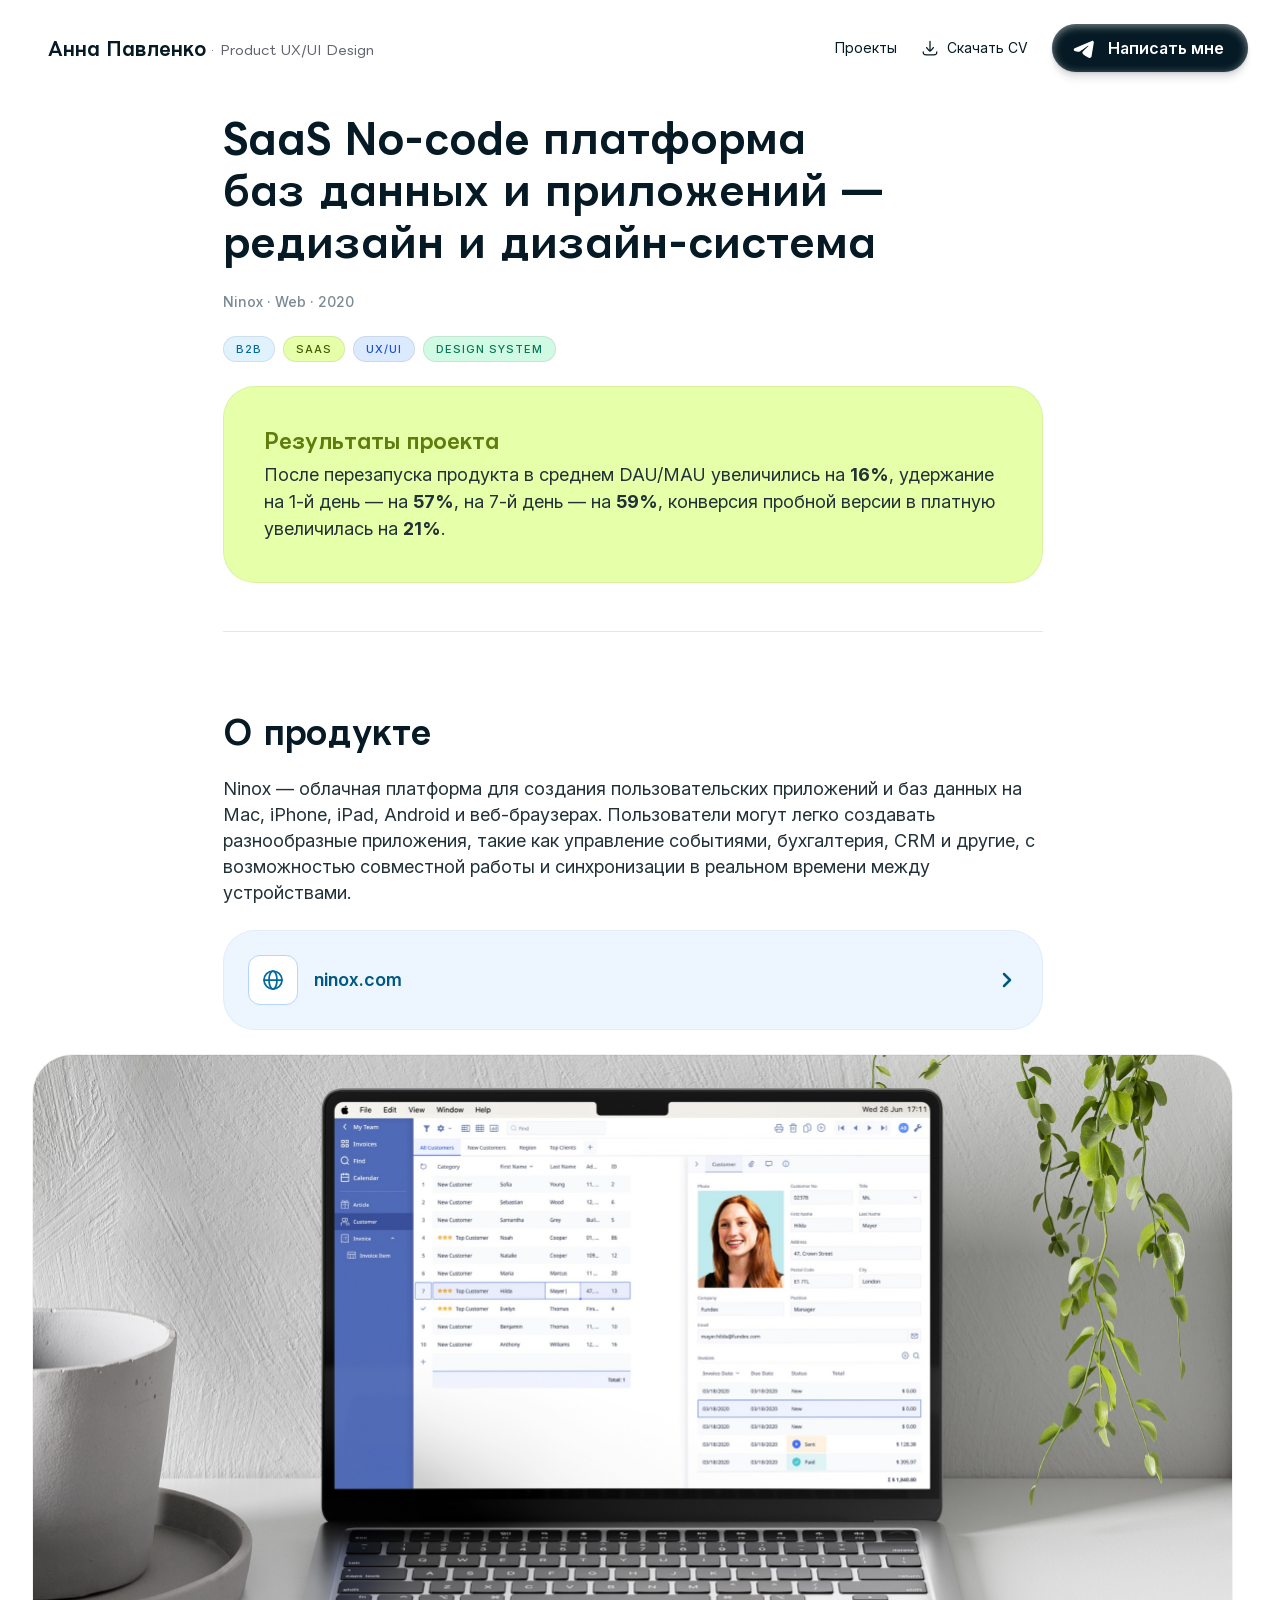
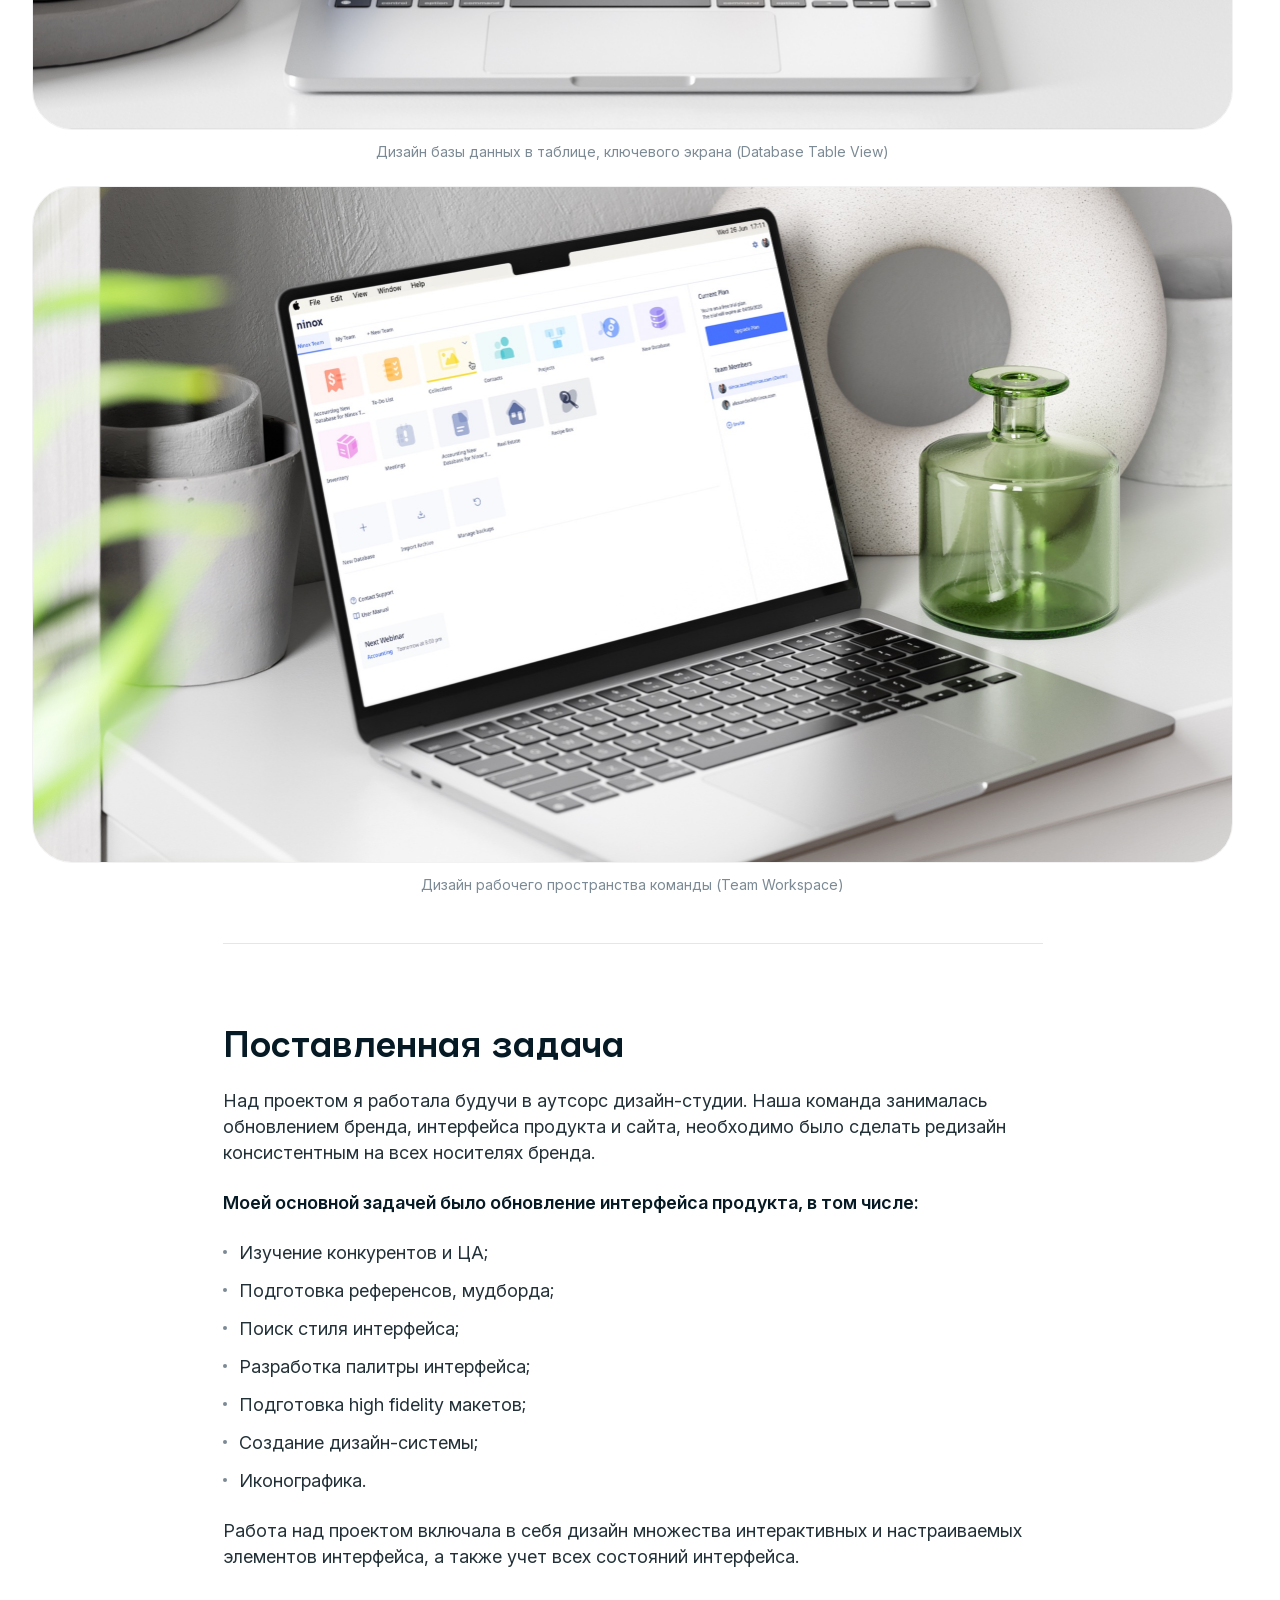
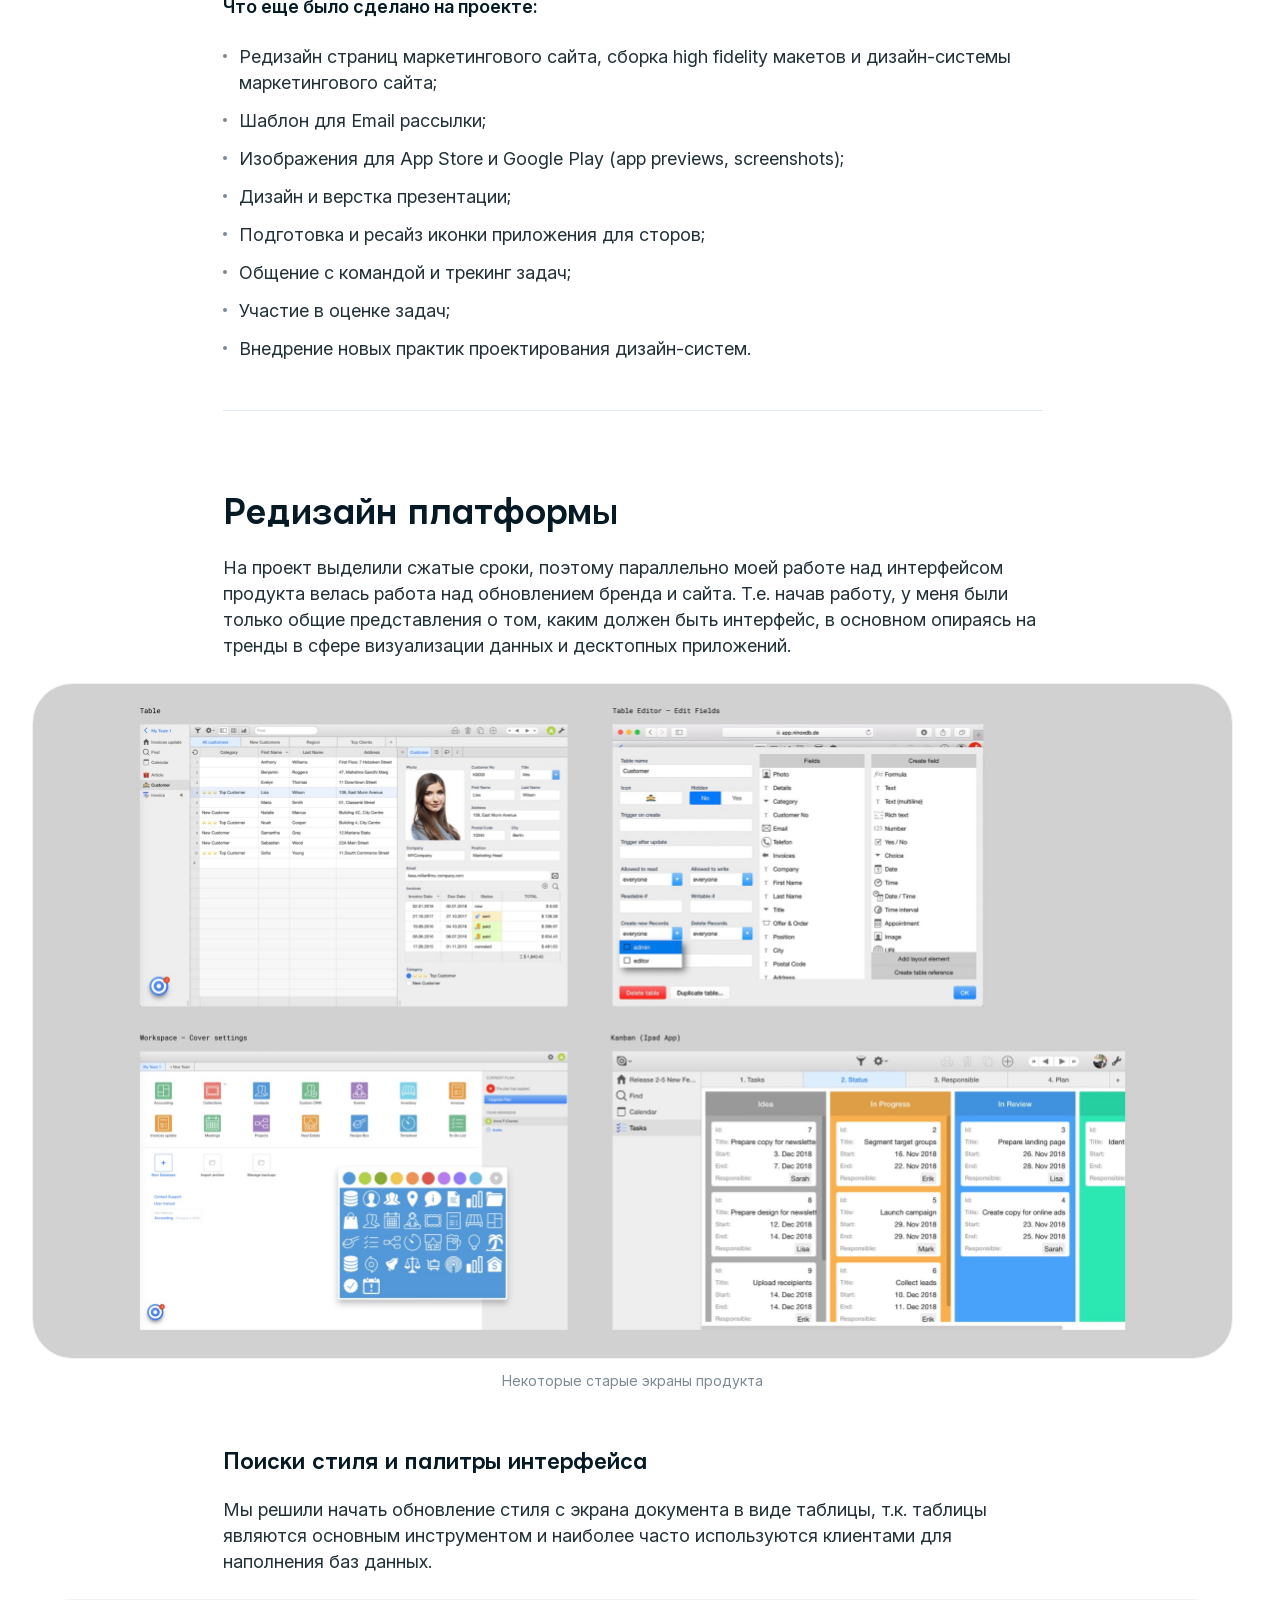
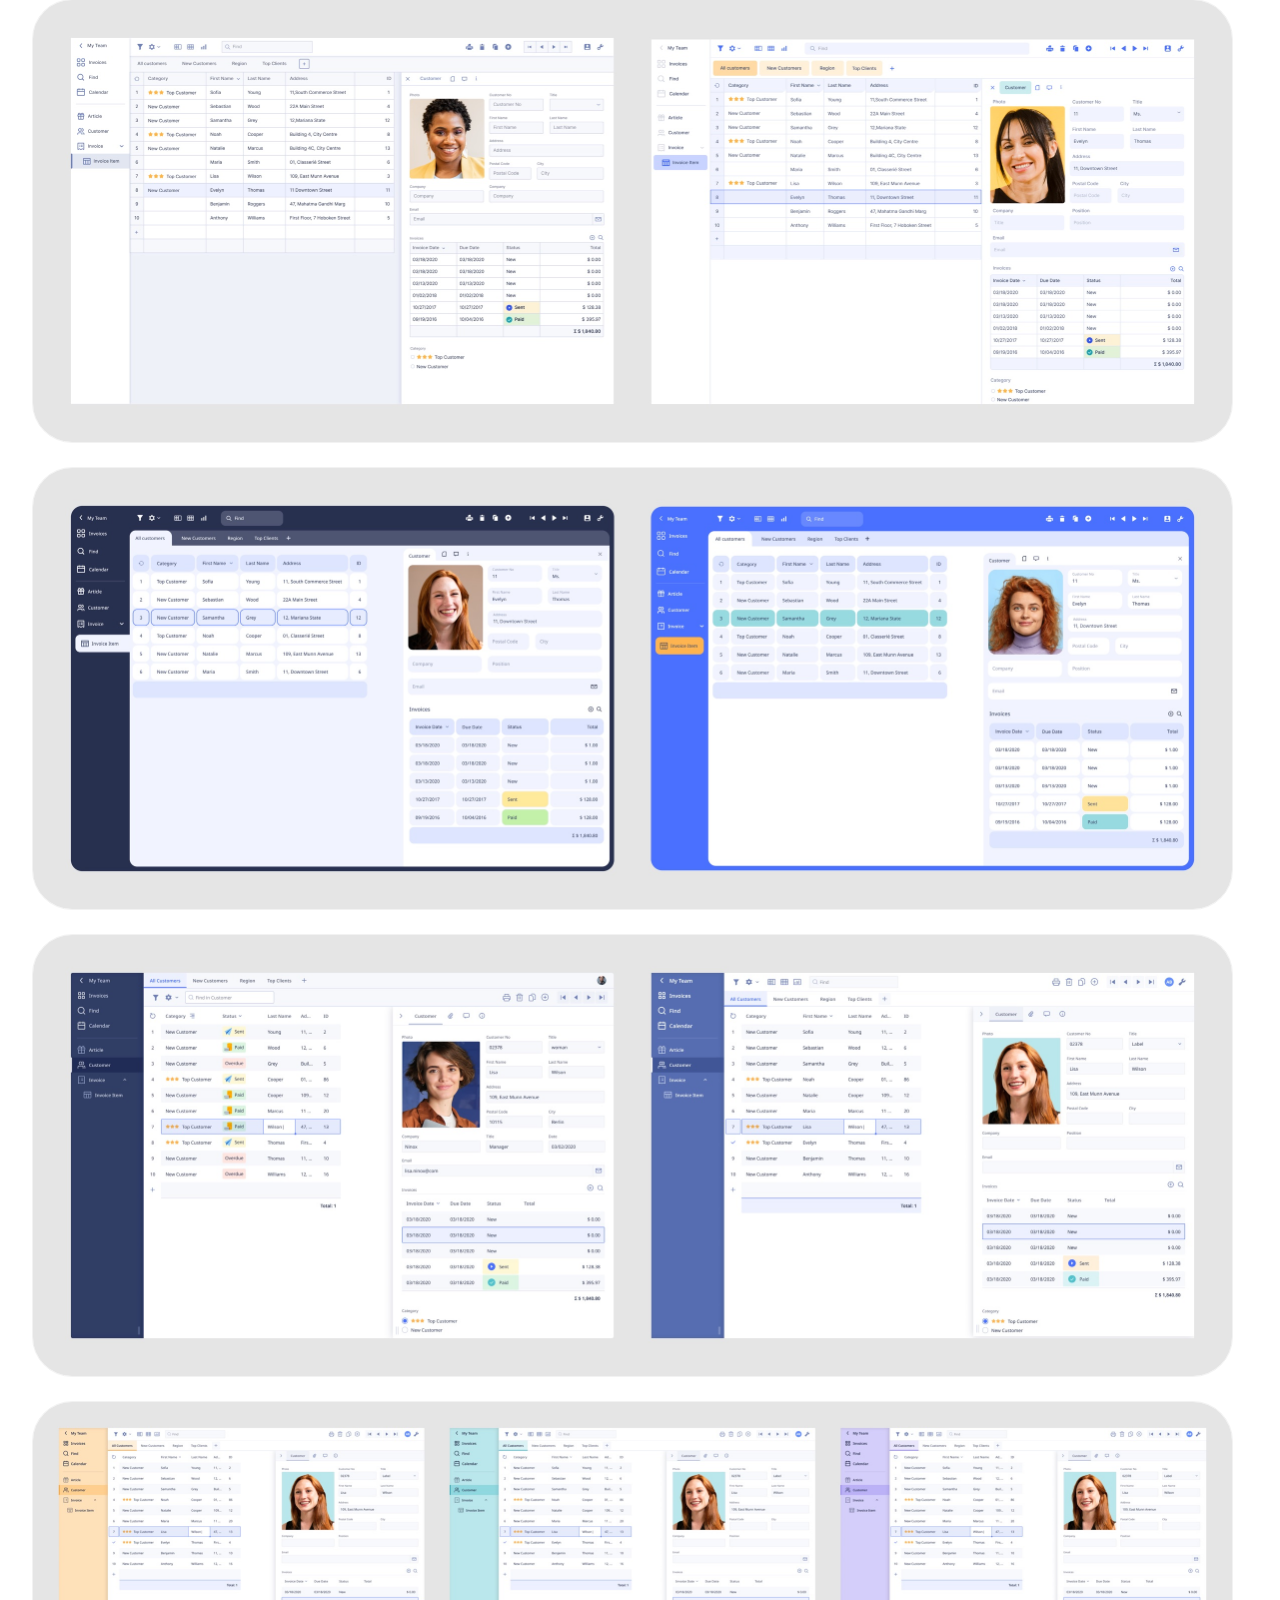
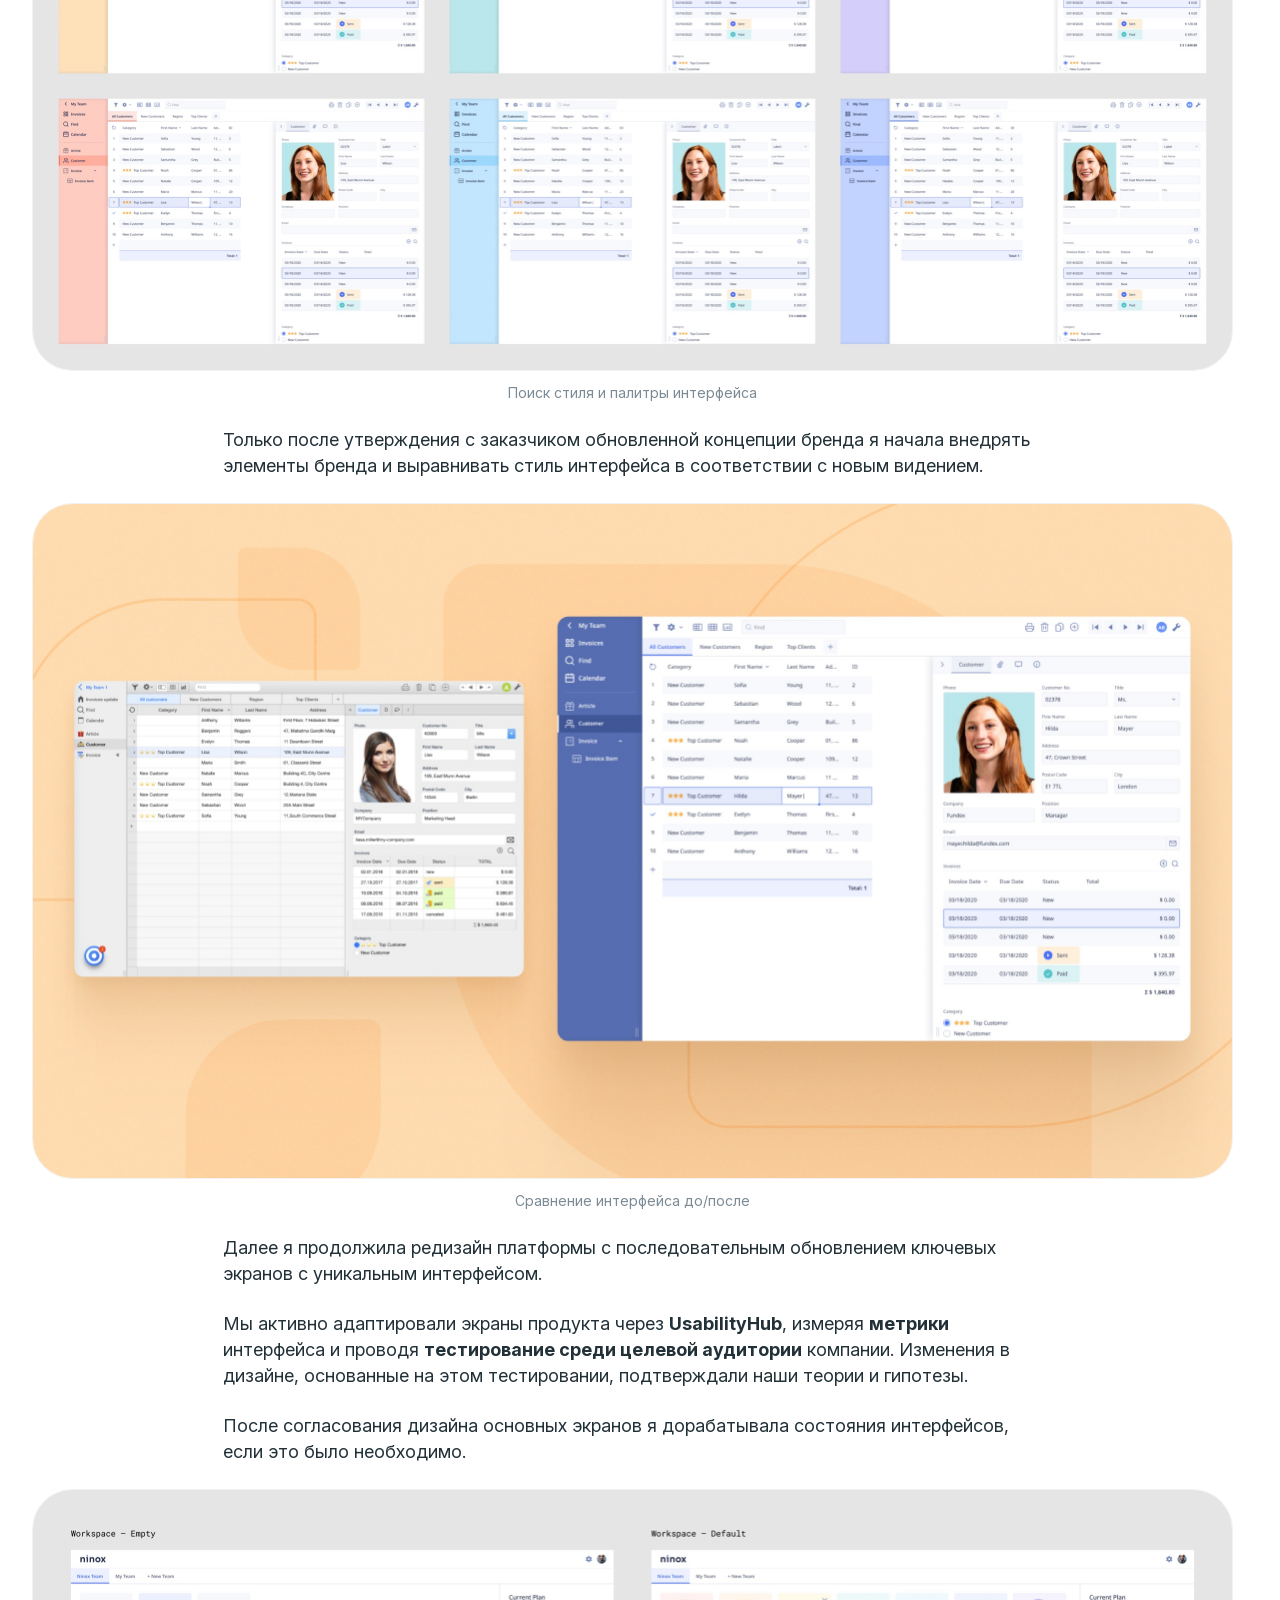
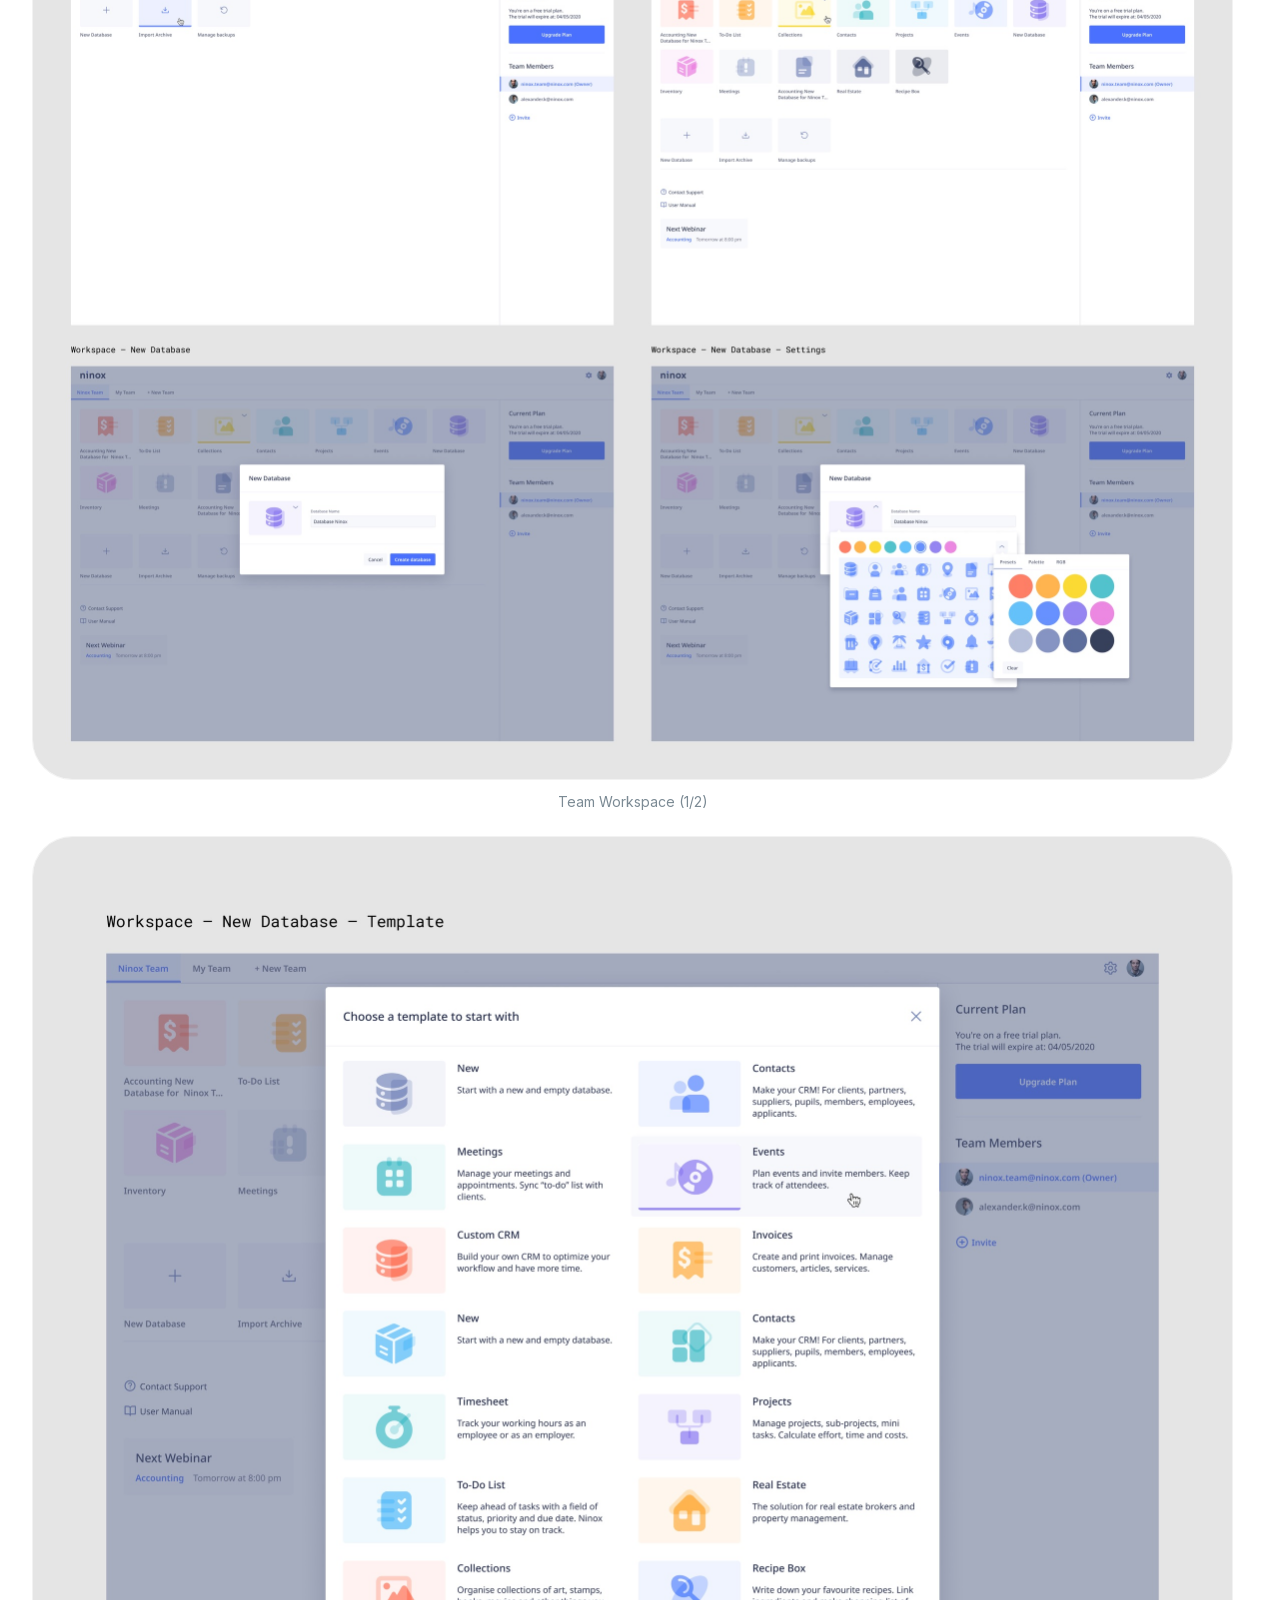
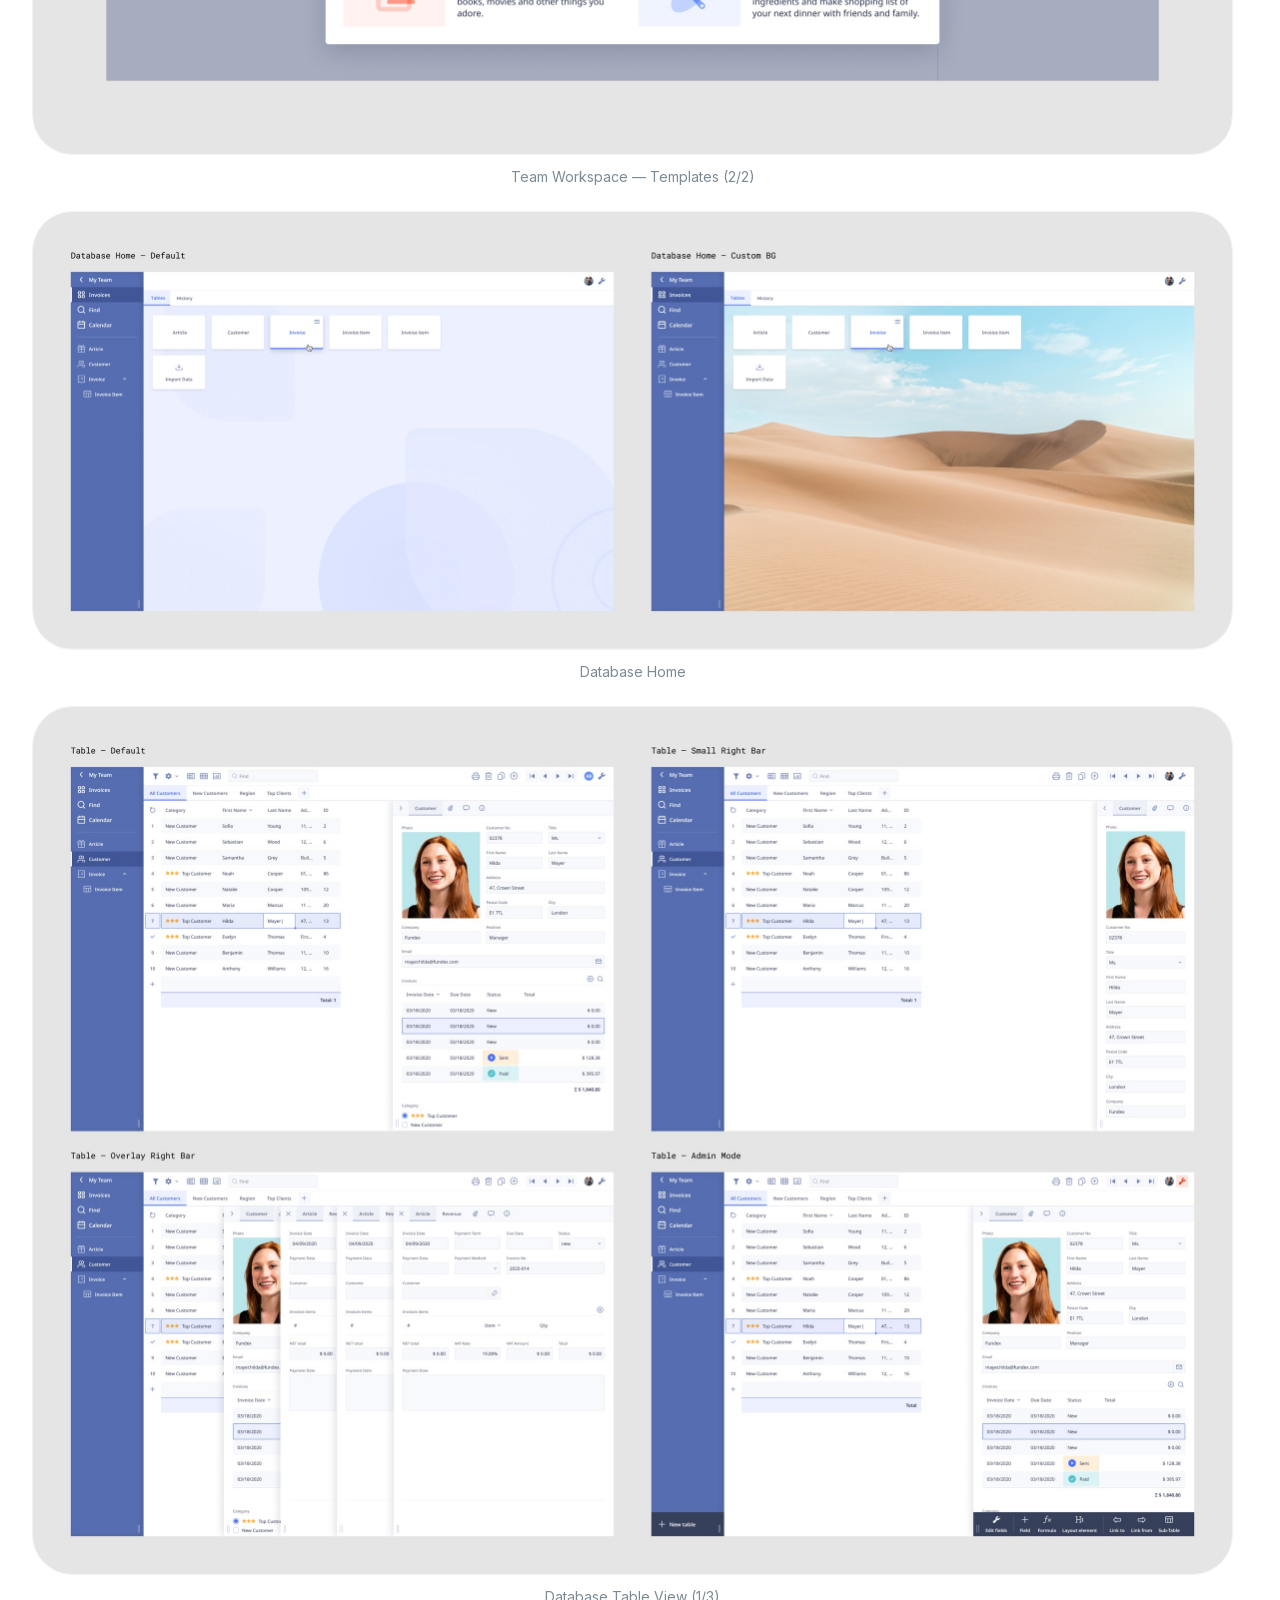
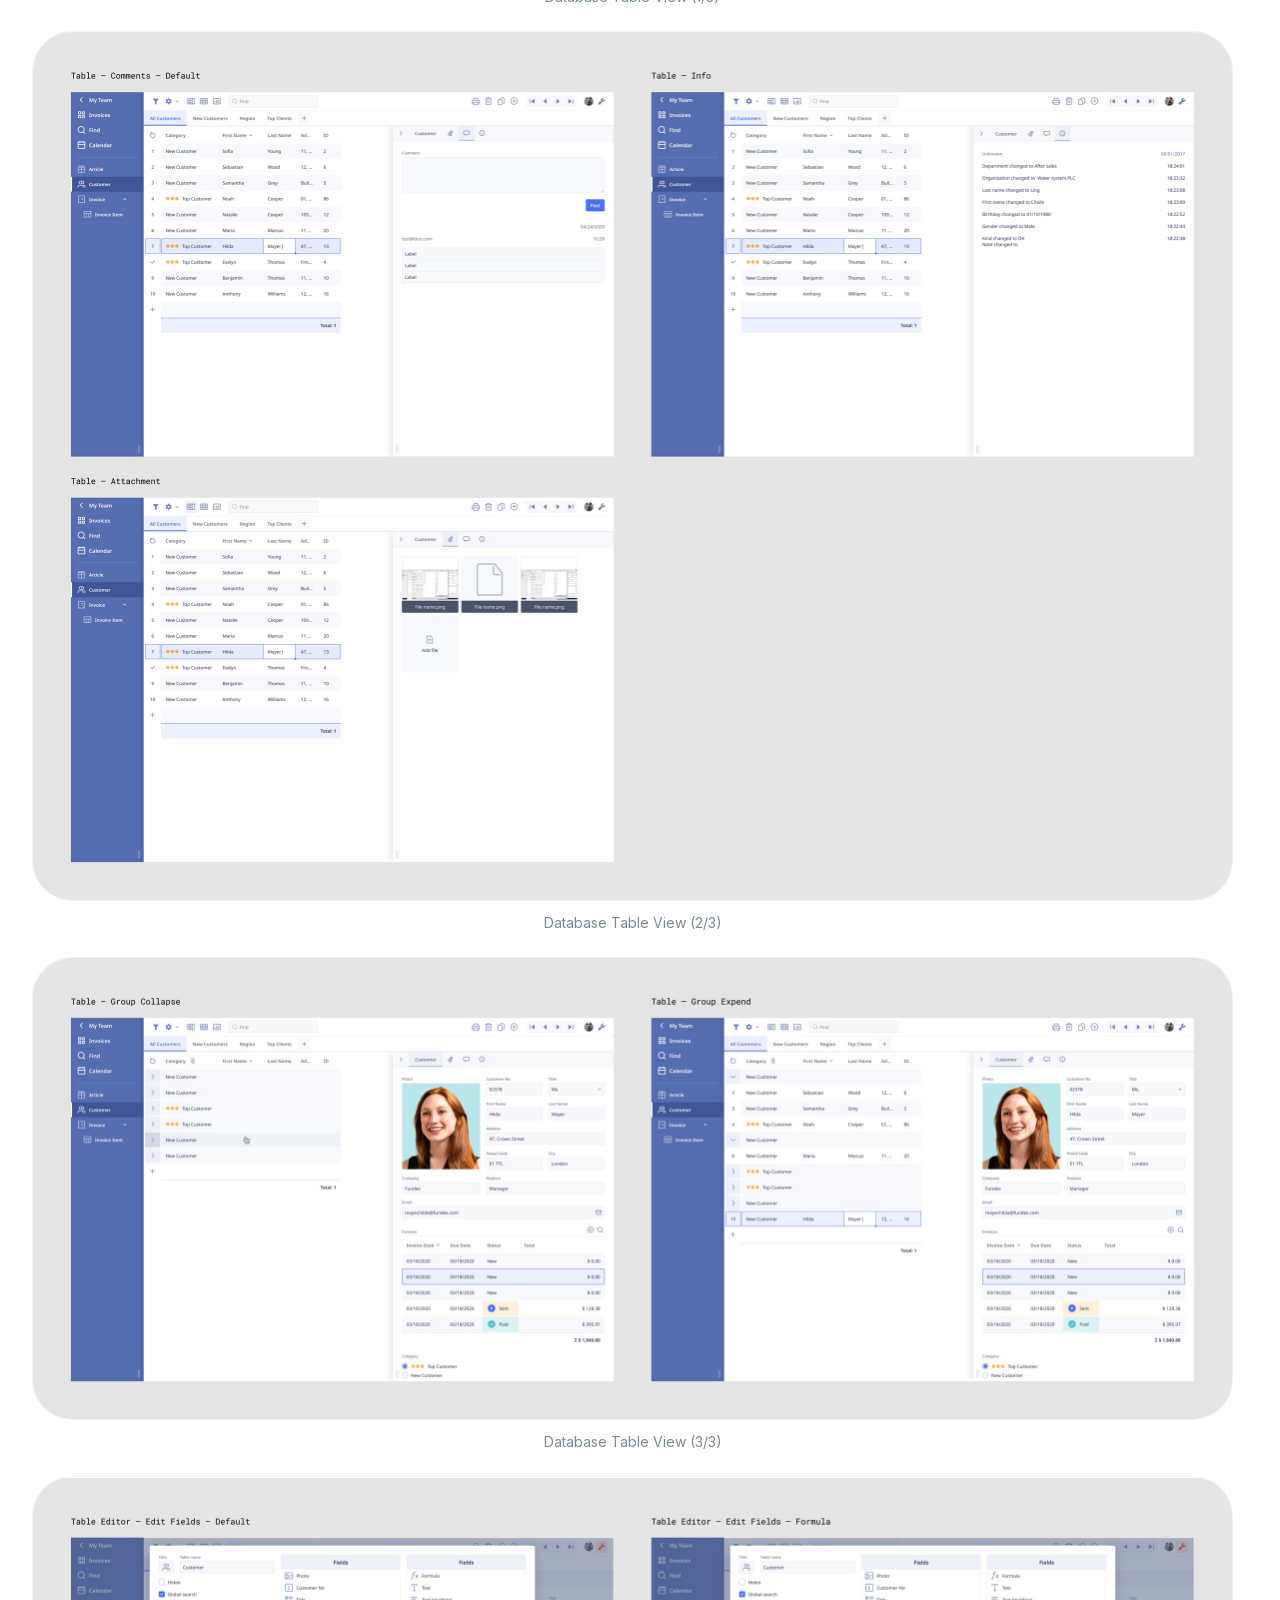
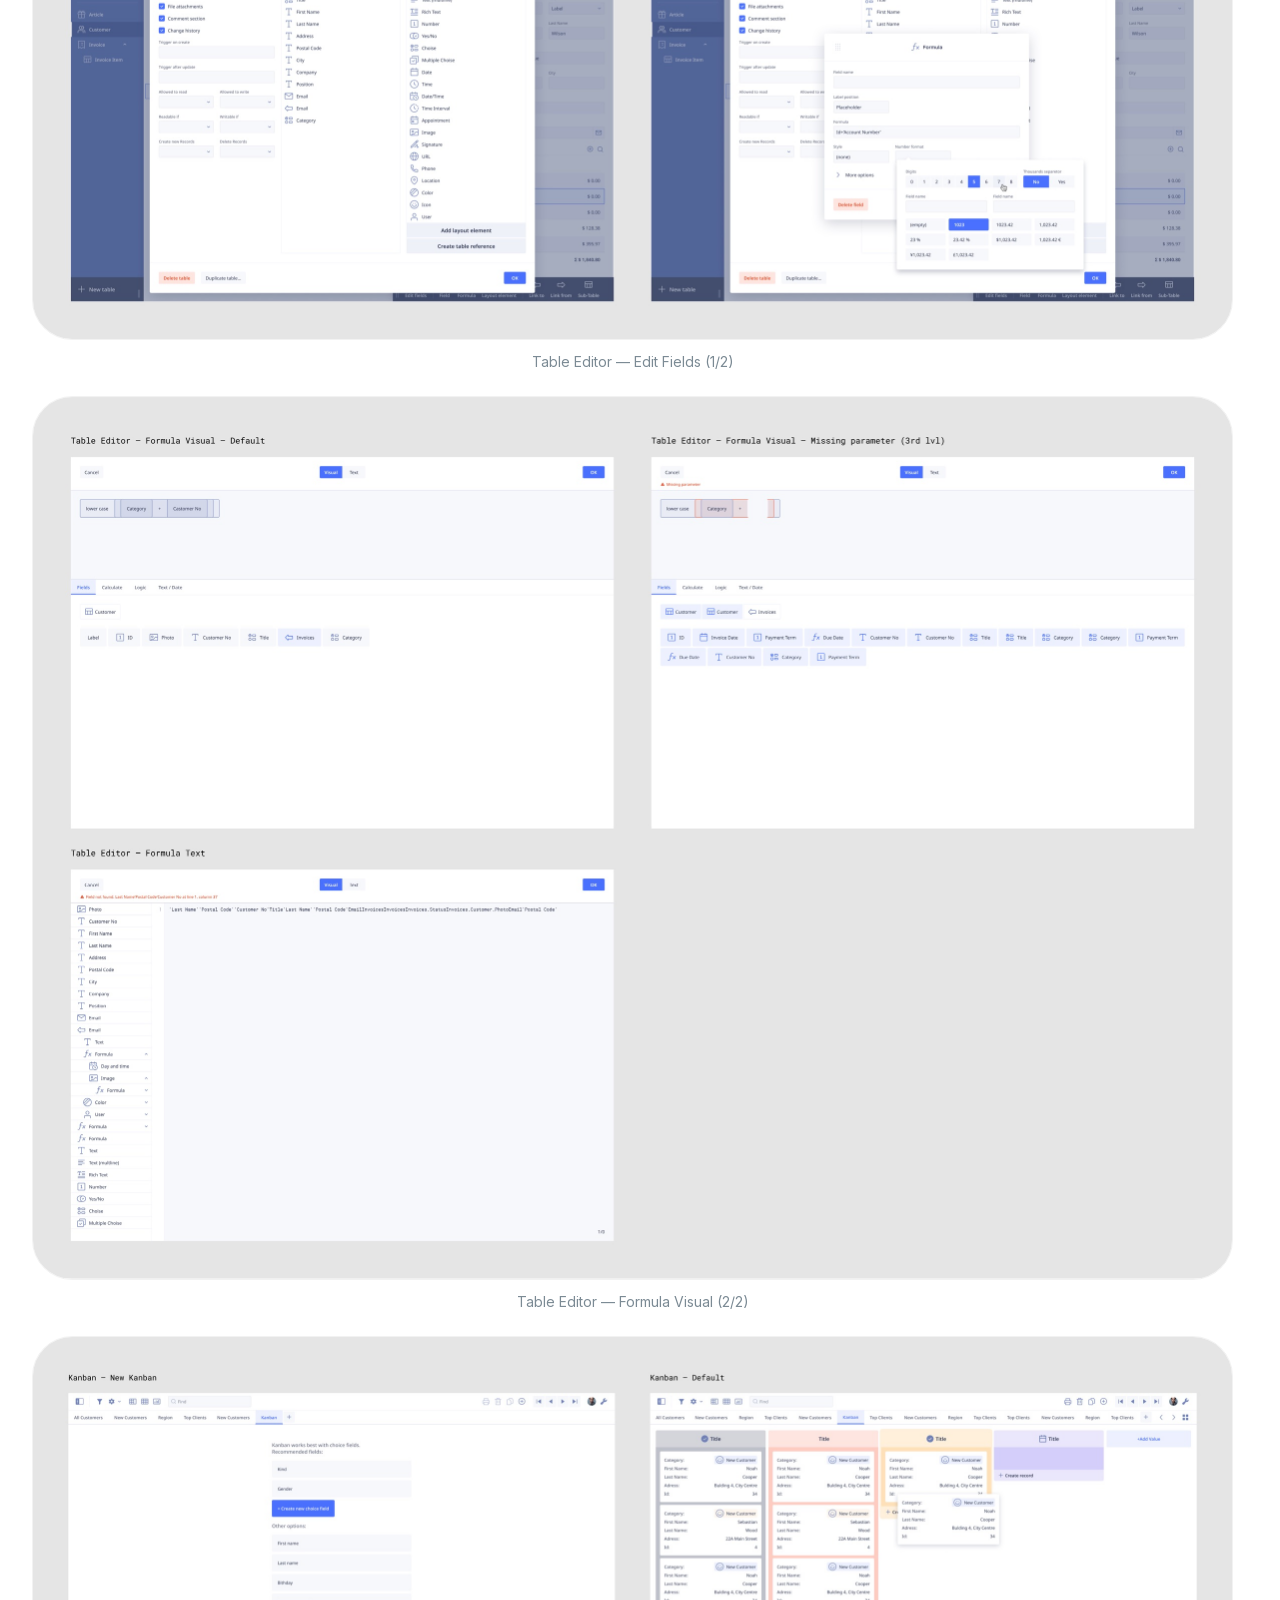
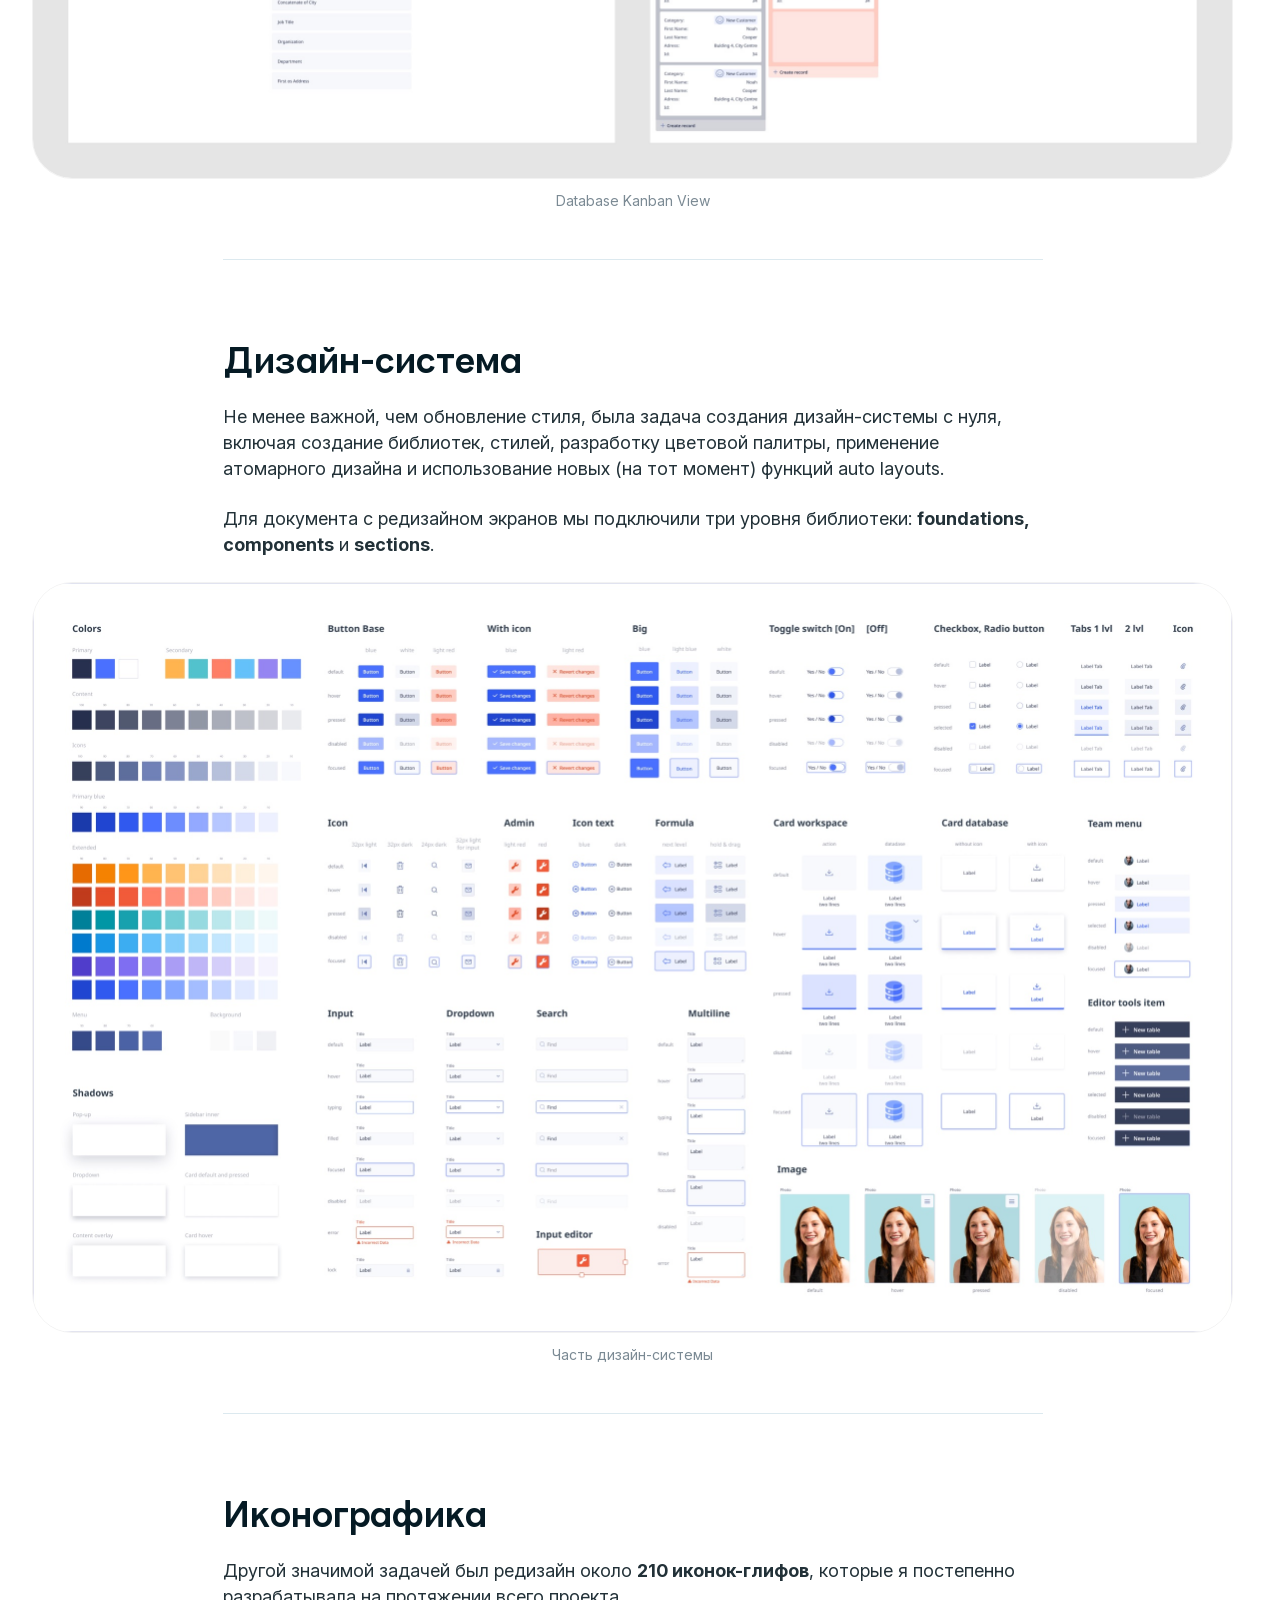
<file: projects/saas-database/index.html>
<!DOCTYPE html><html lang="ru" class="__variable_d18add"><head><meta charSet="utf-8"/><meta name="viewport" content="width=device-width, initial-scale=1"/><link rel="preload" href="/_next/static/media/0336a89fb4e7fc1d-s.p.woff2" as="font" crossorigin="" type="font/woff2"/><link rel="preload" as="image" href="/header/download.svg"/><link rel="preload" as="image" href="/header/telegram.svg"/><link rel="preload" as="image" href="/case-study/globe.svg"/><link rel="stylesheet" href="/_next/static/css/a77494ed616c1e13.css" data-precedence="next"/><link rel="stylesheet" href="/_next/static/css/a1281ee937b2a462.css" data-precedence="next"/><link rel="stylesheet" href="/_next/static/css/a8e210cd2585e358.css" data-precedence="next"/><link rel="stylesheet" href="/_next/static/css/144978445694cc28.css" data-precedence="next"/><link rel="stylesheet" href="/_next/static/css/40828bb9d4d35c04.css" data-precedence="next"/><link rel="stylesheet" href="/_next/static/css/52859a80f5b30c94.css" data-precedence="next"/><link rel="preload" as="script" fetchPriority="low" href="/_next/static/chunks/webpack-a6104fa8d1556cdf.js"/><script src="/_next/static/chunks/fd9d1056-b11b2651f33aae7f.js" async=""></script><script src="/_next/static/chunks/117-d724553db90a2cbb.js" async=""></script><script src="/_next/static/chunks/main-app-ad5334f9c6920129.js" async=""></script><script src="/_next/static/chunks/448-6115dc82e62f569f.js" async=""></script><script src="/_next/static/chunks/145-a706dcd9dbee5123.js" async=""></script><script src="/_next/static/chunks/622-4f879ed77ea271b2.js" async=""></script><script src="/_next/static/chunks/655-d0f85aec4beb4dac.js" async=""></script><script src="/_next/static/chunks/733-91822280be6f2b6b.js" async=""></script><script src="/_next/static/chunks/app/projects/%5Bslug%5D/page-2445171f1aa4f0f1.js" async=""></script><script src="/_next/static/chunks/app/layout-6e2c98084edd7e2a.js" async=""></script><meta name="theme-color" media="(prefers-color-scheme: light)" content="#faf9f6"/><meta name="theme-color" media="(prefers-color-scheme: dark)" content="#0f0f10"/><title>SaaS No-code платформа баз данных и приложений — редизайн и дизайн-система — Анна Павленко</title><meta name="description" content="SaaS No-code платформа баз данных и приложений — редизайн и дизайн-система. Ninox · Web · 2020"/><meta name="author" content="Анна Павленко"/><meta name="keywords" content="Анна Павленко,Продуктовый дизайнер,UX/UI-дизайнер,Дизайн-системы,Портфолио"/><meta property="og:title" content="SaaS No-code платформа баз данных и приложений — редизайн и дизайн-система — Анна Павленко"/><meta property="og:description" content="SaaS No-code платформа баз данных и приложений — редизайн и дизайн-система. Ninox · Web · 2020"/><meta property="og:image" content="https://annaps-design.github.io/projects/saas-database/gallery-cover.png"/><meta property="og:image:alt" content="SaaS No-code платформа баз данных и приложений — редизайн и дизайн-система"/><meta name="twitter:card" content="summary_large_image"/><meta name="twitter:title" content="SaaS No-code платформа баз данных и приложений — редизайн и дизайн-система — Анна Павленко"/><meta name="twitter:description" content="SaaS No-code платформа баз данных и приложений — редизайн и дизайн-система. Ninox · Web · 2020"/><meta name="twitter:image" content="https://annaps-design.github.io/projects/saas-database/gallery-cover.png"/><meta name="twitter:image:alt" content="SaaS No-code платформа баз данных и приложений — редизайн и дизайн-система"/><link rel="icon" href="/favicon.ico?v=20261120" sizes="16x16 32x32 48x48"/><link rel="icon" href="/favicon.png?v=20261120" type="image/png" sizes="32x32"/><link rel="icon" href="/favicon.svg?v=20261120" type="image/svg+xml" sizes="any"/><link rel="apple-touch-icon" href="/apple-touch-icon.png?v=20261120" sizes="180x180"/><meta name="next-size-adjust"/><script>(function(){try{
    var t=localStorage.getItem('theme');
    if(t!=='light'&&t!=='dark'){t='light';}
    document.documentElement.dataset.theme=t;
    var l=localStorage.getItem('locale');
    if(l!=='en'&&l!=='ru'){l='ru';}
    document.documentElement.lang=l;
  }catch(e){}
  if(window.matchMedia('(prefers-reduced-motion: no-preference)').matches && 'IntersectionObserver' in window){
    document.documentElement.dataset.motion='ready';
    setTimeout(function(){
      if(!document.querySelector('[data-reveal-state]')) delete document.documentElement.dataset.motion;
    },4000);
  }
  })();</script><script src="/_next/static/chunks/polyfills-42372ed130431b0a.js" noModule=""></script></head><body class="min-h-dvh bg-canvas text-fg antialiased"><a href="#main" class="sr-only focus:not-sr-only focus:fixed focus:left-4 focus:top-4 focus:z-[200] focus:rounded-full focus:bg-fg focus:px-4 focus:py-2 focus:text-small focus:text-canvas">Skip to content</a><div class="portfolio-header-space" aria-hidden="true"></div><header class="portfolio-header" data-scrolled="false"><nav class="portfolio-nav" aria-label="Главная навигация"><a class="portfolio-identity" aria-label="Анна Павленко" href="/"><span class="portfolio-monogram" aria-hidden="true">АП</span><span class="portfolio-name">Анна Павленко</span><span class="portfolio-role">· Product UX/UI Design</span></a><div class="portfolio-nav-actions"><a class="portfolio-nav-link" href="/#projects"><span class="hover-copy"><span class="hover-word-mask"><span class="hover-word">Проекты<span class="hover-word-copy" aria-hidden="true">Проекты</span></span></span></span></a><a href="https://drive.google.com/file/d/1B96fQ1nGYfv91Ez7UOI6wGiYmQuzW_r_/view" target="_blank" rel="noopener noreferrer" class="portfolio-nav-link portfolio-cv"><img src="/header/download.svg" alt="" width="18" height="18"/><span class="portfolio-wide-label"><span class="hover-copy"><span class="hover-word-mask"><span class="hover-word">Скачать CV<span class="hover-word-copy" aria-hidden="true">Скачать CV</span></span></span></span></span><span class="portfolio-short-label"><span class="hover-copy"><span class="hover-word-mask"><span class="hover-word">CV<span class="hover-word-copy" aria-hidden="true">CV</span></span></span></span></span></a><a class="group inline-flex items-center justify-center gap-2 rounded-full font-medium transition-all duration-300 ease-premium select-none focus-visible:outline-none focus-visible:ring-2 focus-visible:ring-accent focus-visible:ring-offset-2 focus-visible:ring-offset-canvas disabled:pointer-events-none disabled:opacity-50 active:scale-[0.98] bg-accent text-accent-fg hover:bg-accent-strong h-11 px-5 text-small portfolio-header-contact" href="https://t.me/annyalta" target="_blank" rel="noopener noreferrer"><img src="/header/telegram.svg" alt="" width="24" height="24"/><span class="portfolio-wide-label"><span class="hover-copy"><span class="hover-word-mask"><span class="hover-word">Написать мне<span class="hover-word-copy" aria-hidden="true">Написать мне</span></span></span></span></span><span class="portfolio-short-label"><span class="hover-copy"><span class="hover-word-mask"><span class="hover-word">Написать<span class="hover-word-copy" aria-hidden="true">Написать</span></span></span></span></span></a></div></nav></header><div><main id="main"><article class="editorial-case" data-case="saas-database" aria-labelledby="case-title"><header class="case-column case-intro"><h1 id="case-title" data-reveal="heading"><span class="reveal-word-mask"><span class="reveal-word">SaaS</span></span> <span class="reveal-word-mask"><span class="reveal-word">No-code</span></span> <span class="reveal-word-mask"><span class="reveal-word">платформа</span></span> <span class="reveal-word-mask"><span class="reveal-word">баз</span></span> <span class="reveal-word-mask"><span class="reveal-word">данных</span></span> <span class="reveal-word-mask"><span class="reveal-word">и приложений —</span></span> <span class="reveal-word-mask"><span class="reveal-word">редизайн</span></span> <span class="reveal-word-mask"><span class="reveal-word">и дизайн-система</span></span></h1><p data-reveal="block" class="case-meta">Ninox · Web · 2020</p><div class="case-tags"><span data-reveal="block" class="tag-chip inline-flex items-center rounded-full px-2.5 py-1.5 text-[0.6875rem] font-medium uppercase leading-none tracking-[0.05em] chip-sky">B2B</span><span data-reveal="block" class="tag-chip inline-flex items-center rounded-full px-2.5 py-1.5 text-[0.6875rem] font-medium uppercase leading-none tracking-[0.05em] chip-lime">SaaS</span><span data-reveal="block" class="tag-chip inline-flex items-center rounded-full px-2.5 py-1.5 text-[0.6875rem] font-medium uppercase leading-none tracking-[0.05em] chip-blue">UX/UI</span><span data-reveal="block" class="tag-chip inline-flex items-center rounded-full px-2.5 py-1.5 text-[0.6875rem] font-medium uppercase leading-none tracking-[0.05em] chip-emerald">Design System</span></div></header><section data-case-block="callout" data-reveal="block" class="case-column case-panel case-callout case-tone-lime"><h3 data-reveal="heading"><span class="reveal-word-mask"><span class="reveal-word">Результаты проекта</span></span></h3><div class="case-paragraphs"><p data-reveal="block">После перезапуска продукта в среднем DAU/MAU увеличились на <strong>16%</strong>, удержание на 1-й день — на <strong>57%</strong>, на 7-й день — на <strong>59%</strong>, конверсия пробной версии в платную увеличилась на <strong>21%</strong>.</p></div></section><div data-case-block="divider" data-reveal="block" class="case-column case-divider"><hr/></div><div data-case-block="heading" class="case-column case-heading"><h2 data-reveal="heading"><span class="reveal-word-mask"><span class="reveal-word">О продукте</span></span></h2></div><div data-case-block="text" class="case-column case-text"><div class="case-paragraphs"><p data-reveal="block">Ninox — облачная платформа для создания пользовательских приложений и баз данных на Mac, iPhone, iPad, Android и веб-браузерах. Пользователи могут легко создавать разнообразные приложения, такие как управление событиями, бухгалтерия, CRM и другие, с возможностью совместной работы и синхронизации в реальном времени между устройствами.</p></div></div><a data-case-block="link-card" data-reveal="block" class="case-column case-link-card case-link-card-clickable case-tone-blue" href="https://ninox.com/en" target="_blank" rel="noopener noreferrer"><span class="case-link-icon"><img src="/case-study/globe.svg" width="24" height="24" alt=""/></span><p><span class="hover-copy"><span class="hover-word-mask"><span class="hover-word">ninox.com<span class="hover-word-copy" aria-hidden="true">ninox.com</span></span></span></span></p><svg class="case-link-arrow" width="24" height="24" viewBox="0 0 24 24" fill="none" aria-hidden="true" focusable="false"><path d="M6 10L12 16L18 10" transform="rotate(-90 12 12)" stroke="currentColor" stroke-width="2.5" stroke-linecap="round" stroke-linejoin="round"></path></svg></a><div data-case-block="media" data-source-node="4d877fe7-15e8-83f0-9e91-013337efb975" class="case-media" data-columns="1" style="--media-before:0px;--media-after:0px"><div class="gallery-grid flex flex-wrap justify-center gap-4" data-columns="1"><figure data-reveal="block" class="gallery-figure group w-full"><button type="button" class="gallery-trigger gallery-thumbnail relative block w-full overflow-hidden rounded-2xl bg-surface-2 focus-visible:outline-none focus-visible:ring-2 focus-visible:ring-accent focus-visible:ring-offset-2 focus-visible:ring-offset-canvas" aria-label="Дизайн базы данных в таблице, ключевого экрана (Database Table View)" aria-haspopup="dialog"><span class="gallery-preview block aspect-[4/3]" style="aspect-ratio:2955 / 1662"><img alt="Дизайн базы данных в таблице, ключевого экрана (Database Table View)" loading="lazy" decoding="async" data-nimg="fill" class="object-cover " style="position:absolute;height:100%;width:100%;left:0;top:0;right:0;bottom:0;color:transparent" src="/projects/saas-database/Ninox_Mockup_2-preview.jpg"/></span></button><figcaption class="gallery-caption mt-3 text-small text-subtle">Дизайн базы данных в таблице, ключевого экрана (Database Table View)</figcaption></figure></div></div><div data-case-block="media" data-source-node="be477fe7-15e8-8394-8f3b-0178c0a879d8" class="case-media" data-columns="1" style="--media-before:0px;--media-after:0px"><div class="gallery-grid flex flex-wrap justify-center gap-4" data-columns="1"><figure data-reveal="block" class="gallery-figure group w-full"><button type="button" class="gallery-trigger gallery-thumbnail relative block w-full overflow-hidden rounded-2xl bg-surface-2 focus-visible:outline-none focus-visible:ring-2 focus-visible:ring-accent focus-visible:ring-offset-2 focus-visible:ring-offset-canvas" aria-label="Дизайн рабочего пространства команды (Team Workspace)" aria-haspopup="dialog"><span class="gallery-preview block aspect-[4/3]" style="aspect-ratio:3126 / 1759"><img alt="Дизайн рабочего пространства команды (Team Workspace)" loading="lazy" decoding="async" data-nimg="fill" class="object-cover " style="position:absolute;height:100%;width:100%;left:0;top:0;right:0;bottom:0;color:transparent" src="/projects/saas-database/Ninox_Mockup_4-preview.jpg"/></span></button><figcaption class="gallery-caption mt-3 text-small text-subtle">Дизайн рабочего пространства команды (Team Workspace)</figcaption></figure></div></div><div data-case-block="divider" data-reveal="block" class="case-column case-divider"><hr/></div><div data-case-block="heading" class="case-column case-heading"><h2 data-reveal="heading"><span class="reveal-word-mask"><span class="reveal-word">Поставленная задача</span></span></h2></div><div data-case-block="text" class="case-column case-text"><div class="case-paragraphs"><p data-reveal="block">Над проектом я работала будучи в аутсорс дизайн-студии. Наша команда занималась обновлением бренда, интерфейса продукта и сайта, необходимо было сделать редизайн консистентным на всех носителях бренда.</p></div></div><div data-case-block="list" class="case-column case-list-block"><p data-reveal="block" class="case-list-title">Моей основной задачей было обновление интерфейса продукта, в том числе:</p><ul class="case-list"><li data-reveal="block"><svg class="case-list-marker" data-marker="bullet" width="4" height="24" viewBox="0 0 4 24" aria-hidden="true" focusable="false"><circle cx="2" cy="12" r="2" fill="currentColor"></circle></svg><span>Изучение конкурентов и ЦА;</span></li><li data-reveal="block"><svg class="case-list-marker" data-marker="bullet" width="4" height="24" viewBox="0 0 4 24" aria-hidden="true" focusable="false"><circle cx="2" cy="12" r="2" fill="currentColor"></circle></svg><span>Подготовка референсов, мудборда;</span></li><li data-reveal="block"><svg class="case-list-marker" data-marker="bullet" width="4" height="24" viewBox="0 0 4 24" aria-hidden="true" focusable="false"><circle cx="2" cy="12" r="2" fill="currentColor"></circle></svg><span>Поиск стиля интерфейса;</span></li><li data-reveal="block"><svg class="case-list-marker" data-marker="bullet" width="4" height="24" viewBox="0 0 4 24" aria-hidden="true" focusable="false"><circle cx="2" cy="12" r="2" fill="currentColor"></circle></svg><span>Разработка палитры интерфейса;</span></li><li data-reveal="block"><svg class="case-list-marker" data-marker="bullet" width="4" height="24" viewBox="0 0 4 24" aria-hidden="true" focusable="false"><circle cx="2" cy="12" r="2" fill="currentColor"></circle></svg><span>Подготовка high fidelity макетов;</span></li><li data-reveal="block"><svg class="case-list-marker" data-marker="bullet" width="4" height="24" viewBox="0 0 4 24" aria-hidden="true" focusable="false"><circle cx="2" cy="12" r="2" fill="currentColor"></circle></svg><span>Создание дизайн-системы;</span></li><li data-reveal="block"><svg class="case-list-marker" data-marker="bullet" width="4" height="24" viewBox="0 0 4 24" aria-hidden="true" focusable="false"><circle cx="2" cy="12" r="2" fill="currentColor"></circle></svg><span>Иконографика.</span></li></ul></div><div data-case-block="text" class="case-column case-text"><div class="case-paragraphs"><p data-reveal="block">Работа над проектом включала в себя дизайн множества интерактивных и настраиваемых элементов интерфейса, а также учет всех состояний интерфейса.</p></div></div><div data-case-block="list" class="case-column case-list-block"><p data-reveal="block" class="case-list-title">Что еще было сделано на проекте:</p><ul class="case-list"><li data-reveal="block"><svg class="case-list-marker" data-marker="bullet" width="4" height="24" viewBox="0 0 4 24" aria-hidden="true" focusable="false"><circle cx="2" cy="12" r="2" fill="currentColor"></circle></svg><span>Редизайн страниц маркетингового сайта, сборка high fidelity макетов и дизайн-системы маркетингового сайта;</span></li><li data-reveal="block"><svg class="case-list-marker" data-marker="bullet" width="4" height="24" viewBox="0 0 4 24" aria-hidden="true" focusable="false"><circle cx="2" cy="12" r="2" fill="currentColor"></circle></svg><span>Шаблон для Email рассылки;</span></li><li data-reveal="block"><svg class="case-list-marker" data-marker="bullet" width="4" height="24" viewBox="0 0 4 24" aria-hidden="true" focusable="false"><circle cx="2" cy="12" r="2" fill="currentColor"></circle></svg><span>Изображения для App Store и Google Play (app previews, screenshots);</span></li><li data-reveal="block"><svg class="case-list-marker" data-marker="bullet" width="4" height="24" viewBox="0 0 4 24" aria-hidden="true" focusable="false"><circle cx="2" cy="12" r="2" fill="currentColor"></circle></svg><span>Дизайн и верстка презентации;</span></li><li data-reveal="block"><svg class="case-list-marker" data-marker="bullet" width="4" height="24" viewBox="0 0 4 24" aria-hidden="true" focusable="false"><circle cx="2" cy="12" r="2" fill="currentColor"></circle></svg><span>Подготовка и ресайз иконки приложения для сторов;</span></li><li data-reveal="block"><svg class="case-list-marker" data-marker="bullet" width="4" height="24" viewBox="0 0 4 24" aria-hidden="true" focusable="false"><circle cx="2" cy="12" r="2" fill="currentColor"></circle></svg><span>Общение с командой и трекинг задач;</span></li><li data-reveal="block"><svg class="case-list-marker" data-marker="bullet" width="4" height="24" viewBox="0 0 4 24" aria-hidden="true" focusable="false"><circle cx="2" cy="12" r="2" fill="currentColor"></circle></svg><span>Участие в оценке задач;</span></li><li data-reveal="block"><svg class="case-list-marker" data-marker="bullet" width="4" height="24" viewBox="0 0 4 24" aria-hidden="true" focusable="false"><circle cx="2" cy="12" r="2" fill="currentColor"></circle></svg><span>Внедрение новых практик проектирования дизайн-систем.</span></li></ul></div><div data-case-block="divider" data-reveal="block" class="case-column case-divider"><hr/></div><div data-case-block="heading" class="case-column case-heading"><h2 data-reveal="heading"><span class="reveal-word-mask"><span class="reveal-word">Редизайн платформы</span></span></h2></div><div data-case-block="text" class="case-column case-text"><div class="case-paragraphs"><p data-reveal="block">На проект выделили сжатые сроки, поэтому параллельно моей работе над интерфейсом продукта велась работа над обновлением бренда и сайта. Т.е. начав работу, у меня были только общие представления о том, каким должен быть интерфейс, в основном опираясь на тренды в сфере визуализации данных и десктопных приложений.</p></div></div><div data-case-block="media" data-source-node="79277fe7-15e8-8300-b0b5-015c5fe9b643" class="case-media" data-columns="1" style="--media-before:0px;--media-after:0px"><div class="gallery-grid flex flex-wrap justify-center gap-4" data-columns="1"><figure data-reveal="block" class="gallery-figure group w-full"><button type="button" class="gallery-trigger gallery-thumbnail relative block w-full overflow-hidden rounded-2xl bg-surface-2 focus-visible:outline-none focus-visible:ring-2 focus-visible:ring-accent focus-visible:ring-offset-2 focus-visible:ring-offset-canvas" aria-label="Некоторые старые экраны продукта" aria-haspopup="dialog"><span class="gallery-preview block aspect-[4/3]" style="aspect-ratio:3840 / 2160"><img alt="Некоторые старые экраны продукта" loading="lazy" decoding="async" data-nimg="fill" class="object-cover " style="position:absolute;height:100%;width:100%;left:0;top:0;right:0;bottom:0;color:transparent" src="/projects/saas-database/Old_interface-preview.jpg"/></span></button><figcaption class="gallery-caption mt-3 text-small text-subtle">Некоторые старые экраны продукта</figcaption></figure></div></div><div data-case-block="heading" class="case-column case-heading"><h3 data-reveal="heading"><span class="reveal-word-mask"><span class="reveal-word">Поиски</span></span> <span class="reveal-word-mask"><span class="reveal-word">стиля</span></span> <span class="reveal-word-mask"><span class="reveal-word">и палитры интерфейса</span></span></h3></div><div data-case-block="text" class="case-column case-text"><div class="case-paragraphs"><p data-reveal="block">Мы решили начать обновление стиля с экрана документа в виде таблицы, т.к. таблицы являются основным инструментом и наиболее часто используются клиентами для наполнения баз данных.</p></div></div><div data-case-block="media" data-source-node="7df77fe7-15e8-82c8-8c55-81b74cd70952" class="case-media" data-columns="1" style="--media-before:0px;--media-after:0px"><div class="gallery-grid flex flex-wrap justify-center gap-4" data-columns="1"><figure data-reveal="block" class="gallery-figure group w-full"><button type="button" class="gallery-trigger gallery-thumbnail relative block w-full overflow-hidden rounded-2xl bg-surface-2 focus-visible:outline-none focus-visible:ring-2 focus-visible:ring-accent focus-visible:ring-offset-2 focus-visible:ring-offset-canvas" aria-label="Поиск стиля и палитры интерфейса — вариант 1" aria-haspopup="dialog"><span class="gallery-preview block aspect-[4/3]" style="aspect-ratio:9540 / 3510"><img alt="Поиск стиля и палитры интерфейса — вариант 1" loading="lazy" decoding="async" data-nimg="fill" class="object-cover " style="position:absolute;height:100%;width:100%;left:0;top:0;right:0;bottom:0;color:transparent" src="/projects/saas-database/UI_Research_4-preview.jpg"/></span></button></figure></div></div><div data-case-block="media" data-source-node="02277fe7-15e8-8269-a1a5-019370cd557a" class="case-media" data-columns="1" style="--media-before:0px;--media-after:0px"><div class="gallery-grid flex flex-wrap justify-center gap-4" data-columns="1"><figure data-reveal="block" class="gallery-figure group w-full"><button type="button" class="gallery-trigger gallery-thumbnail relative block w-full overflow-hidden rounded-2xl bg-surface-2 focus-visible:outline-none focus-visible:ring-2 focus-visible:ring-accent focus-visible:ring-offset-2 focus-visible:ring-offset-canvas" aria-label="Поиск стиля и палитры интерфейса — вариант 2" aria-haspopup="dialog"><span class="gallery-preview block aspect-[4/3]" style="aspect-ratio:9540 / 3510"><img alt="Поиск стиля и палитры интерфейса — вариант 2" loading="lazy" decoding="async" data-nimg="fill" class="object-cover " style="position:absolute;height:100%;width:100%;left:0;top:0;right:0;bottom:0;color:transparent" src="/projects/saas-database/UI_Research_5-preview.jpg"/></span></button></figure></div></div><div data-case-block="media" data-source-node="13d77fe7-15e8-83a0-b400-81b9e4803297" class="case-media" data-columns="1" style="--media-before:0px;--media-after:0px"><div class="gallery-grid flex flex-wrap justify-center gap-4" data-columns="1"><figure data-reveal="block" class="gallery-figure group w-full"><button type="button" class="gallery-trigger gallery-thumbnail relative block w-full overflow-hidden rounded-2xl bg-surface-2 focus-visible:outline-none focus-visible:ring-2 focus-visible:ring-accent focus-visible:ring-offset-2 focus-visible:ring-offset-canvas" aria-label="Поиск стиля и палитры интерфейса — вариант 3" aria-haspopup="dialog"><span class="gallery-preview block aspect-[4/3]" style="aspect-ratio:9540 / 3510"><img alt="Поиск стиля и палитры интерфейса — вариант 3" loading="lazy" decoding="async" data-nimg="fill" class="object-cover " style="position:absolute;height:100%;width:100%;left:0;top:0;right:0;bottom:0;color:transparent" src="/projects/saas-database/UI_Research_6-preview.jpg"/></span></button></figure></div></div><div data-case-block="media" data-source-node="cf477fe7-15e8-82ce-b24e-811b71da32e1" class="case-media" data-columns="1" style="--media-before:0px;--media-after:0px"><div class="gallery-grid flex flex-wrap justify-center gap-4" data-columns="1"><figure data-reveal="block" class="gallery-figure group w-full"><button type="button" class="gallery-trigger gallery-thumbnail relative block w-full overflow-hidden rounded-2xl bg-surface-2 focus-visible:outline-none focus-visible:ring-2 focus-visible:ring-accent focus-visible:ring-offset-2 focus-visible:ring-offset-canvas" aria-label="Поиск стиля и палитры интерфейса" aria-haspopup="dialog"><span class="gallery-preview block aspect-[4/3]" style="aspect-ratio:4722 / 2236"><img alt="Поиск стиля и палитры интерфейса" loading="lazy" decoding="async" data-nimg="fill" class="object-cover " style="position:absolute;height:100%;width:100%;left:0;top:0;right:0;bottom:0;color:transparent" src="/projects/saas-database/UI_Research_2-preview.jpg"/></span></button><figcaption class="gallery-caption mt-3 text-small text-subtle">Поиск стиля и палитры интерфейса</figcaption></figure></div></div><div data-case-block="text" class="case-column case-text"><div class="case-paragraphs"><p data-reveal="block">Только после утверждения с заказчиком обновленной концепции бренда я начала внедрять элементы бренда и выравнивать стиль интерфейса в соответствии с новым видением.</p></div></div><div data-case-block="media" data-source-node="45477fe7-15e8-82f7-badf-81e54102b64a" class="case-media" data-columns="1" style="--media-before:0px;--media-after:0px"><div class="gallery-grid flex flex-wrap justify-center gap-4" data-columns="1"><figure data-reveal="block" class="gallery-figure group w-full"><button type="button" class="gallery-trigger gallery-thumbnail relative block w-full overflow-hidden rounded-2xl bg-surface-2 focus-visible:outline-none focus-visible:ring-2 focus-visible:ring-accent focus-visible:ring-offset-2 focus-visible:ring-offset-canvas" aria-label="Сравнение интерфейса до/после" aria-haspopup="dialog"><span class="gallery-preview block aspect-[4/3]" style="aspect-ratio:1920 / 1080"><img alt="Сравнение интерфейса до/после" loading="lazy" decoding="async" data-nimg="fill" class="object-cover " style="position:absolute;height:100%;width:100%;left:0;top:0;right:0;bottom:0;color:transparent" src="/projects/saas-database/Compare3-preview.jpg"/></span></button><figcaption class="gallery-caption mt-3 text-small text-subtle">Сравнение интерфейса до/после</figcaption></figure></div></div><div data-case-block="text" class="case-column case-text"><div class="case-paragraphs"><p data-reveal="block">Далее я продолжила редизайн платформы с последовательным обновлением ключевых экранов с уникальным интерфейсом.</p></div></div><div data-case-block="text" class="case-column case-text"><div class="case-paragraphs"><p data-reveal="block">Мы активно адаптировали экраны продукта через <strong>UsabilityHub</strong>, измеряя <strong>метрики</strong> интерфейса и проводя <strong>тестирование среди целевой аудитории</strong> компании. Изменения в дизайне, основанные на этом тестировании, подтверждали наши теории и гипотезы.</p></div></div><div data-case-block="text" class="case-column case-text"><div class="case-paragraphs"><p data-reveal="block">После согласования дизайна основных экранов я дорабатывала состояния интерфейсов, если это было необходимо.</p></div></div><div data-case-block="media" data-source-node="cea77fe7-15e8-82b0-97c4-014631092447" class="case-media" data-columns="1" style="--media-before:0px;--media-after:0px"><div class="gallery-grid flex flex-wrap justify-center gap-4" data-columns="1"><figure data-reveal="block" class="gallery-figure group w-full"><button type="button" class="gallery-trigger gallery-thumbnail relative block w-full overflow-hidden rounded-2xl bg-surface-2 focus-visible:outline-none focus-visible:ring-2 focus-visible:ring-accent focus-visible:ring-offset-2 focus-visible:ring-offset-canvas" aria-label="Team Workspace (1/2)" aria-haspopup="dialog"><span class="gallery-preview block aspect-[4/3]" style="aspect-ratio:9540 / 7074"><img alt="Team Workspace (1/2)" loading="lazy" decoding="async" data-nimg="fill" class="object-cover " style="position:absolute;height:100%;width:100%;left:0;top:0;right:0;bottom:0;color:transparent" src="/projects/saas-database/Workspace-preview.jpg"/></span></button><figcaption class="gallery-caption mt-3 text-small text-subtle">Team Workspace (1/2)</figcaption></figure></div></div><div data-case-block="media" data-source-node="fd177fe7-15e8-839e-9c04-01267f6ffb5e" class="case-media" data-columns="1" style="--media-before:0px;--media-after:0px"><div class="gallery-grid flex flex-wrap justify-center gap-4" data-columns="1"><figure data-reveal="block" class="gallery-figure group w-full"><button type="button" class="gallery-trigger gallery-thumbnail relative block w-full overflow-hidden rounded-2xl bg-surface-2 focus-visible:outline-none focus-visible:ring-2 focus-visible:ring-accent focus-visible:ring-offset-2 focus-visible:ring-offset-canvas" aria-label="Team Workspace — Templates (2/2)" aria-haspopup="dialog"><span class="gallery-preview block aspect-[4/3]" style="aspect-ratio:4920 / 3762"><img alt="Team Workspace — Templates (2/2)" loading="lazy" decoding="async" data-nimg="fill" class="object-cover " style="position:absolute;height:100%;width:100%;left:0;top:0;right:0;bottom:0;color:transparent" src="/projects/saas-database/Workspace_2-preview.jpg"/></span></button><figcaption class="gallery-caption mt-3 text-small text-subtle">Team Workspace — Templates (2/2)</figcaption></figure></div></div><div data-case-block="media" data-source-node="96c77fe7-15e8-83eb-9ad6-013ea033e710" class="case-media" data-columns="1" style="--media-before:0px;--media-after:0px"><div class="gallery-grid flex flex-wrap justify-center gap-4" data-columns="1"><figure data-reveal="block" class="gallery-figure group w-full"><button type="button" class="gallery-trigger gallery-thumbnail relative block w-full overflow-hidden rounded-2xl bg-surface-2 focus-visible:outline-none focus-visible:ring-2 focus-visible:ring-accent focus-visible:ring-offset-2 focus-visible:ring-offset-canvas" aria-label="Database Home" aria-haspopup="dialog"><span class="gallery-preview block aspect-[4/3]" style="aspect-ratio:3000 / 1094"><img alt="Database Home" loading="lazy" decoding="async" data-nimg="fill" class="object-cover " style="position:absolute;height:100%;width:100%;left:0;top:0;right:0;bottom:0;color:transparent" src="/projects/saas-database/Database-preview.jpg"/></span></button><figcaption class="gallery-caption mt-3 text-small text-subtle">Database Home</figcaption></figure></div></div><div data-case-block="media" data-source-node="05377fe7-15e8-8240-8e68-811084bc4b65" class="case-media" data-columns="1" style="--media-before:0px;--media-after:0px"><div class="gallery-grid flex flex-wrap justify-center gap-4" data-columns="1"><figure data-reveal="block" class="gallery-figure group w-full"><button type="button" class="gallery-trigger gallery-thumbnail relative block w-full overflow-hidden rounded-2xl bg-surface-2 focus-visible:outline-none focus-visible:ring-2 focus-visible:ring-accent focus-visible:ring-offset-2 focus-visible:ring-offset-canvas" aria-label="Database Table View (1/3)" aria-haspopup="dialog"><span class="gallery-preview block aspect-[4/3]" style="aspect-ratio:3180 / 2300"><img alt="Database Table View (1/3)" loading="lazy" decoding="async" data-nimg="fill" class="object-cover " style="position:absolute;height:100%;width:100%;left:0;top:0;right:0;bottom:0;color:transparent" src="/projects/saas-database/Table1-preview.jpg"/></span></button><figcaption class="gallery-caption mt-3 text-small text-subtle">Database Table View (1/3)</figcaption></figure></div></div><div data-case-block="media" data-source-node="ff077fe7-15e8-8345-9325-817cb914c9f5" class="case-media" data-columns="1" style="--media-before:0px;--media-after:0px"><div class="gallery-grid flex flex-wrap justify-center gap-4" data-columns="1"><figure data-reveal="block" class="gallery-figure group w-full"><button type="button" class="gallery-trigger gallery-thumbnail relative block w-full overflow-hidden rounded-2xl bg-surface-2 focus-visible:outline-none focus-visible:ring-2 focus-visible:ring-accent focus-visible:ring-offset-2 focus-visible:ring-offset-canvas" aria-label="Database Table View (2/3)" aria-haspopup="dialog"><span class="gallery-preview block aspect-[4/3]" style="aspect-ratio:9540 / 6900"><img alt="Database Table View (2/3)" loading="lazy" decoding="async" data-nimg="fill" class="object-cover " style="position:absolute;height:100%;width:100%;left:0;top:0;right:0;bottom:0;color:transparent" src="/projects/saas-database/Table2-preview.jpg"/></span></button><figcaption class="gallery-caption mt-3 text-small text-subtle">Database Table View (2/3)</figcaption></figure></div></div><div data-case-block="media" data-source-node="ade77fe7-15e8-83d3-9a46-815cbf832a0a" class="case-media" data-columns="1" style="--media-before:0px;--media-after:0px"><div class="gallery-grid flex flex-wrap justify-center gap-4" data-columns="1"><figure data-reveal="block" class="gallery-figure group w-full"><button type="button" class="gallery-trigger gallery-thumbnail relative block w-full overflow-hidden rounded-2xl bg-surface-2 focus-visible:outline-none focus-visible:ring-2 focus-visible:ring-accent focus-visible:ring-offset-2 focus-visible:ring-offset-canvas" aria-label="Database Table View (3/3)" aria-haspopup="dialog"><span class="gallery-preview block aspect-[4/3]" style="aspect-ratio:9540 / 3675"><img alt="Database Table View (3/3)" loading="lazy" decoding="async" data-nimg="fill" class="object-cover " style="position:absolute;height:100%;width:100%;left:0;top:0;right:0;bottom:0;color:transparent" src="/projects/saas-database/Table3-preview.jpg"/></span></button><figcaption class="gallery-caption mt-3 text-small text-subtle">Database Table View (3/3)</figcaption></figure></div></div><div data-case-block="media" data-source-node="a4077fe7-15e8-821d-94e3-01ab93d66cf9" class="case-media" data-columns="1" style="--media-before:0px;--media-after:0px"><div class="gallery-grid flex flex-wrap justify-center gap-4" data-columns="1"><figure data-reveal="block" class="gallery-figure group w-full"><button type="button" class="gallery-trigger gallery-thumbnail relative block w-full overflow-hidden rounded-2xl bg-surface-2 focus-visible:outline-none focus-visible:ring-2 focus-visible:ring-accent focus-visible:ring-offset-2 focus-visible:ring-offset-canvas" aria-label="Table Editor — Edit Fields (1/2)" aria-haspopup="dialog"><span class="gallery-preview block aspect-[4/3]" style="aspect-ratio:12720 / 4896"><img alt="Table Editor — Edit Fields (1/2)" loading="lazy" decoding="async" data-nimg="fill" class="object-cover " style="position:absolute;height:100%;width:100%;left:0;top:0;right:0;bottom:0;color:transparent" src="/projects/saas-database/Table_Editor1-preview.jpg"/></span></button><figcaption class="gallery-caption mt-3 text-small text-subtle">Table Editor — Edit Fields (1/2)</figcaption></figure></div></div><div data-case-block="media" data-source-node="7d577fe7-15e8-8230-aaf1-01a157171190" class="case-media" data-columns="1" style="--media-before:0px;--media-after:0px"><div class="gallery-grid flex flex-wrap justify-center gap-4" data-columns="1"><figure data-reveal="block" class="gallery-figure group w-full"><button type="button" class="gallery-trigger gallery-thumbnail relative block w-full overflow-hidden rounded-2xl bg-surface-2 focus-visible:outline-none focus-visible:ring-2 focus-visible:ring-accent focus-visible:ring-offset-2 focus-visible:ring-offset-canvas" aria-label="Table Editor — Formula Visual (2/2)" aria-haspopup="dialog"><span class="gallery-preview block aspect-[4/3]" style="aspect-ratio:5000 / 3677"><img alt="Table Editor — Formula Visual (2/2)" loading="lazy" decoding="async" data-nimg="fill" class="object-cover " style="position:absolute;height:100%;width:100%;left:0;top:0;right:0;bottom:0;color:transparent" src="/projects/saas-database/Table_Editor2-preview.jpg"/></span></button><figcaption class="gallery-caption mt-3 text-small text-subtle">Table Editor — Formula Visual (2/2)</figcaption></figure></div></div><div data-case-block="media" data-source-node="3ba77fe7-15e8-8275-9c18-01e7ed4a5b7d" class="case-media" data-columns="1" style="--media-before:0px;--media-after:0px"><div class="gallery-grid flex flex-wrap justify-center gap-4" data-columns="1"><figure data-reveal="block" class="gallery-figure group w-full"><button type="button" class="gallery-trigger gallery-thumbnail relative block w-full overflow-hidden rounded-2xl bg-surface-2 focus-visible:outline-none focus-visible:ring-2 focus-visible:ring-accent focus-visible:ring-offset-2 focus-visible:ring-offset-canvas" aria-label="Database Kanban View" aria-haspopup="dialog"><span class="gallery-preview block aspect-[4/3]" style="aspect-ratio:3404 / 1254"><img alt="Database Kanban View" loading="lazy" decoding="async" data-nimg="fill" class="object-cover " style="position:absolute;height:100%;width:100%;left:0;top:0;right:0;bottom:0;color:transparent" src="/projects/saas-database/Kanban-preview.jpg"/></span></button><figcaption class="gallery-caption mt-3 text-small text-subtle">Database Kanban View</figcaption></figure></div></div><div data-case-block="divider" data-reveal="block" class="case-column case-divider"><hr/></div><div data-case-block="heading" class="case-column case-heading"><h2 data-reveal="heading"><span class="reveal-word-mask"><span class="reveal-word">Дизайн-система</span></span></h2></div><div data-case-block="text" class="case-column case-text"><div class="case-paragraphs"><p data-reveal="block">Не менее важной, чем обновление стиля, была задача создания дизайн-системы с нуля, включая создание библиотек, стилей, разработку цветовой палитры, применение атомарного дизайна и использование новых (на тот момент) функций auto layouts.</p></div></div><div data-case-block="text" class="case-column case-text"><div class="case-paragraphs"><p data-reveal="block">Для документа с редизайном экранов мы подключили три уровня библиотеки: <strong>foundations, components</strong> и <strong>sections</strong>.</p></div></div><div data-case-block="media" data-source-node="ab577fe7-15e8-82fc-9368-01def9d68210" class="case-media" data-columns="1" style="--media-before:0px;--media-after:0px"><div class="gallery-grid flex flex-wrap justify-center gap-4" data-columns="1"><figure data-reveal="block" class="gallery-figure group w-full"><button type="button" class="gallery-trigger gallery-thumbnail relative block w-full overflow-hidden rounded-2xl bg-surface-2 focus-visible:outline-none focus-visible:ring-2 focus-visible:ring-accent focus-visible:ring-offset-2 focus-visible:ring-offset-canvas" aria-label="Часть дизайн-системы" aria-haspopup="dialog"><span class="gallery-preview block aspect-[4/3]" style="aspect-ratio:3093 / 1932"><img alt="Часть дизайн-системы" loading="lazy" decoding="async" data-nimg="fill" class="object-cover " style="position:absolute;height:100%;width:100%;left:0;top:0;right:0;bottom:0;color:transparent" src="/projects/saas-database/System-preview.jpg"/></span></button><figcaption class="gallery-caption mt-3 text-small text-subtle">Часть дизайн-системы</figcaption></figure></div></div><div data-case-block="divider" data-reveal="block" class="case-column case-divider"><hr/></div><div data-case-block="heading" class="case-column case-heading"><h2 data-reveal="heading"><span class="reveal-word-mask"><span class="reveal-word">Иконографика</span></span></h2></div><div data-case-block="text" class="case-column case-text"><div class="case-paragraphs"><p data-reveal="block">Другой значимой задачей был редизайн около <strong>210 иконок-глифов</strong>, которые я постепенно разрабатывала на протяжении всего проекта.</p></div></div><div data-case-block="text" class="case-column case-text"><div class="case-paragraphs"><p data-reveal="block">Также я нарисовала основную часть многослойных иконок для цветных обложек баз данных, при этом мне помогала коллега визуальный дизайнер, которая согласовывала дизайн.</p></div></div><div data-case-block="media" data-source-node="91b77fe7-15e8-82f6-b39b-81aa593a9cf7" class="case-media" data-columns="1" style="--media-before:0px;--media-after:0px"><div class="gallery-grid flex flex-wrap justify-center gap-4" data-columns="1"><figure data-reveal="block" class="gallery-figure group w-full"><button type="button" class="gallery-trigger gallery-thumbnail relative block w-full overflow-hidden rounded-2xl bg-surface-2 focus-visible:outline-none focus-visible:ring-2 focus-visible:ring-accent focus-visible:ring-offset-2 focus-visible:ring-offset-canvas" aria-label="Часть системы иконок" aria-haspopup="dialog"><span class="gallery-preview block aspect-[4/3]" style="aspect-ratio:1920 / 1080"><img alt="Часть системы иконок" loading="lazy" decoding="async" data-nimg="fill" class="object-cover " style="position:absolute;height:100%;width:100%;left:0;top:0;right:0;bottom:0;color:transparent" src="/projects/saas-database/Icons-preview.jpg"/></span></button><figcaption class="gallery-caption mt-3 text-small text-subtle">Часть системы иконок</figcaption></figure></div></div></article><nav class="case-navigation" aria-label="Другие кейсы"><a rel="prev" data-reveal="block" class="case-navigation-card case-navigation-previous" href="/projects/motion-after-effects/"><svg class="case-navigation-chevron" width="24" height="24" viewBox="0 0 24 24" fill="none" aria-hidden="true" focusable="false"><path d="M6 10L12 16L18 10" transform="rotate(90 12 12)" stroke="currentColor" stroke-width="2.5" stroke-linecap="round" stroke-linejoin="round"></path></svg><div class="case-navigation-copy"><p class="case-navigation-direction">Предыдущий кейс</p><h2 data-reveal="heading"><span class="reveal-word-mask"><span class="reveal-word">Анимации</span></span> <span class="reveal-word-mask"><span class="reveal-word">интерфейсов</span></span> <span class="reveal-word-mask"><span class="reveal-word">и motion design</span></span></h2><p class="case-navigation-caption">Избранные работы · After Effects · 2018–2026</p></div></a><a rel="next" data-reveal="block" class="case-navigation-card case-navigation-next" href="/projects/startup-platform-site/"><svg class="case-navigation-chevron" width="24" height="24" viewBox="0 0 24 24" fill="none" aria-hidden="true" focusable="false"><path d="M6 10L12 16L18 10" transform="rotate(-90 12 12)" stroke="currentColor" stroke-width="2.5" stroke-linecap="round" stroke-linejoin="round"></path></svg><div class="case-navigation-copy"><p class="case-navigation-direction">Следующий кейс</p><h2 data-reveal="heading"><span class="reveal-word-mask"><span class="reveal-word">Crunchbase —</span></span> <span class="reveal-word-mask"><span class="reveal-word">редизайн</span></span> <span class="reveal-word-mask"><span class="reveal-word">маркетингового</span></span> <span class="reveal-word-mask"><span class="reveal-word">сайта</span></span> <span class="reveal-word-mask"><span class="reveal-word">и блога</span></span></h2><p class="case-navigation-caption">Crunchbase · Web, Mobile · 2023</p></div></a></nav></main><footer id="contact" class="portfolio-footer"><div class="portfolio-footer-divider" aria-hidden="true"></div><div class="portfolio-footer-inner"><p data-reveal="block" class="portfolio-footer-copyright">© <!-- -->2026<!-- --> <!-- -->Anna Pavlenko</p><nav data-reveal="block" class="portfolio-footer-links" aria-label="Контакты и резюме"><a href="https://drive.google.com/file/d/1B96fQ1nGYfv91Ez7UOI6wGiYmQuzW_r_/view" target="_blank" rel="noopener noreferrer" class="portfolio-footer-link" aria-label="Открыть резюме CV"><img src="/header/download.svg" alt="" width="18" height="18"/><span><span class="hover-copy"><span class="hover-word-mask"><span class="hover-word">CV<span class="hover-word-copy" aria-hidden="true">CV</span></span></span></span></span></a><a href="https://t.me/annyalta" target="_blank" rel="noopener noreferrer" class="portfolio-footer-link"><span class="hover-copy"><span class="hover-word-mask"><span class="hover-word">Telegram<span class="hover-word-copy" aria-hidden="true">Telegram</span></span></span></span></a><a href="mailto:ann92ps@gmail.com" class="portfolio-footer-link"><span class="hover-copy"><span class="hover-word-mask"><span class="hover-word">Email<span class="hover-word-copy" aria-hidden="true">Email</span></span></span></span></a></nav></div></footer></div><script src="/_next/static/chunks/webpack-a6104fa8d1556cdf.js" async=""></script><script>(self.__next_f=self.__next_f||[]).push([0]);self.__next_f.push([2,null])</script><script>self.__next_f.push([1,"1:HL[\"/_next/static/media/0336a89fb4e7fc1d-s.p.woff2\",\"font\",{\"crossOrigin\":\"\",\"type\":\"font/woff2\"}]\n2:HL[\"/_next/static/css/a77494ed616c1e13.css\",\"style\"]\n3:HL[\"/_next/static/css/a1281ee937b2a462.css\",\"style\"]\n4:HL[\"/_next/static/css/a8e210cd2585e358.css\",\"style\"]\n5:HL[\"/_next/static/css/144978445694cc28.css\",\"style\"]\n6:HL[\"/_next/static/css/40828bb9d4d35c04.css\",\"style\"]\n7:HL[\"/_next/static/css/52859a80f5b30c94.css\",\"style\"]\n"])</script><script>self.__next_f.push([1,"8:I[2846,[],\"\"]\na:I[1432,[\"448\",\"static/chunks/448-6115dc82e62f569f.js\",\"145\",\"static/chunks/145-a706dcd9dbee5123.js\",\"622\",\"static/chunks/622-4f879ed77ea271b2.js\",\"655\",\"static/chunks/655-d0f85aec4beb4dac.js\",\"733\",\"static/chunks/733-91822280be6f2b6b.js\",\"101\",\"static/chunks/app/projects/%5Bslug%5D/page-2445171f1aa4f0f1.js\"],\"CaseStudyView\"]\ne:I[1604,[\"448\",\"static/chunks/448-6115dc82e62f569f.js\",\"145\",\"static/chunks/145-a706dcd9dbee5123.js\",\"622\",\"static/chunks/622-4f879ed77ea271b2.js\",\"655\",\"static/chunks/655-d0f85aec4beb4dac.js\",\"733\",\"static/chunks/733-91822280be6f2b6b.js\",\"101\",\"static/chunks/app/projects/%5Bslug%5D/page-2445171f1aa4f0f1.js\"],\"CaseNavigation\"]\nf:I[4707,[],\"\"]\n11:I[6423,[],\"\"]\n12:I[8655,[\"448\",\"static/chunks/448-6115dc82e62f569f.js\",\"655\",\"static/chunks/655-d0f85aec4beb4dac.js\",\"185\",\"static/chunks/app/layout-6e2c98084edd7e2a.js\"],\"Providers\"]\n13:I[4114,[\"448\",\"static/chunks/448-6115dc82e62f569f.js\",\"655\",\"static/chunks/655-d0f85aec4beb4dac.js\",\"185\",\"static/chunks/app/layout-6e2c98084edd7e2a.js\"],\"Navbar\"]\n14:I[6945,[\"448\",\"static/chunks/448-6115dc82e62f569f.js\",\"655\",\"static/chunks/655-d0f85aec4beb4dac.js\",\"185\",\"static/chunks/app/layout-6e2c98084edd7e2a.js\"],\"PageTransition\"]\n15:I[2834,[\"448\",\"static/chunks/448-6115dc82e62f569f.js\",\"655\",\"static/chunks/655-d0f85aec4beb4dac.js\",\"185\",\"static/chunks/app/layout-6e2c98084edd7e2a.js\"],\"Footer\"]\n17:I[1060,[],\"\"]\nb:{\"en\":\"No-code SaaS database and app platform — redesign and design system\",\"ru\":\"SaaS No-code платформа баз данных и приложений — редизайн и дизайн-система\"}\nc:{\"en\":\"Ninox · Web · 2020\",\"ru\":\"Ninox · Web · 2020\"}\nd:[\"B2B\",\"SaaS\",\"UX/UI\",\"Design System\"]\n10:[\"slug\",\"saas-database\",\"d\"]\n18:[]\n"])</script><script>self.__next_f.push([1,"0:[\"$\",\"$L8\",null,{\"buildId\":\"9sbRizIPUxT75FYyqeuwa\",\"assetPrefix\":\"\",\"urlParts\":[\"\",\"projects\",\"saas-database\",\"\"],\"initialTree\":[\"\",{\"children\":[\"projects\",{\"children\":[[\"slug\",\"saas-database\",\"d\"],{\"children\":[\"__PAGE__?{\\\"slug\\\":\\\"saas-database\\\"}\",{}]}]}]},\"$undefined\",\"$undefined\",true],\"initialSeedData\":[\"\",{\"children\":[\"projects\",{\"children\":[[\"slug\",\"saas-database\",\"d\"],{\"children\":[\"__PAGE__\",{},[[\"$L9\",[[\"$\",\"$La\",null,{\"study\":{\"slug\":\"saas-database\",\"overview\":{},\"intro\":{\"ru\":\"SaaS No-code платформа баз данных и приложений — редизайн и дизайн-система. Ninox · Web · 2020\",\"en\":\"No-code SaaS database and app platform — redesign and design system. Ninox · Web · 2020\"},\"blocks\":[],\"editorial\":{\"content\":{\"slug\":\"saas-database\",\"title\":{\"en\":\"No-code SaaS database and app platform — redesign and design system\",\"ru\":\"SaaS No-code платформа баз данных и приложений — редизайн и дизайн-система\"},\"meta\":{\"en\":\"Ninox · Web · 2020\",\"ru\":\"Ninox · Web · 2020\"},\"tags\":[\"B2B\",\"SaaS\",\"UX/UI\",\"Design System\"],\"blocks\":[{\"type\":\"callout\",\"tone\":\"lime\",\"title\":{\"ru\":\"Результаты проекта\",\"en\":\"Результаты проекта\"},\"body\":{\"ru\":\"После перезапуска продукта в среднем DAU/MAU увеличились на **16%**, удержание на 1-й день — на **57%**, на 7-й день — на **59%**, конверсия пробной версии в платную увеличилась на **21%**.\",\"en\":\"После перезапуска продукта в среднем DAU/MAU увеличились на **16%**, удержание на 1-й день — на **57%**, на 7-й день — на **59%**, конверсия пробной версии в платную увеличилась на **21%**.\"}},{\"type\":\"divider\"},{\"type\":\"heading\",\"title\":{\"ru\":\"О продукте\",\"en\":\"О продукте\"}},{\"type\":\"text\",\"body\":{\"ru\":\"Ninox — облачная платформа для создания пользовательских приложений и баз данных на Mac, iPhone, iPad, Android и веб-браузерах. Пользователи могут легко создавать разнообразные приложения, такие как управление событиями, бухгалтерия, CRM и другие, с возможностью совместной работы и синхронизации в реальном времени между устройствами.\",\"en\":\"Ninox — облачная платформа для создания пользовательских приложений и баз данных на Mac, iPhone, iPad, Android и веб-браузерах. Пользователи могут легко создавать разнообразные приложения, такие как управление событиями, бухгалтерия, CRM и другие, с возможностью совместной работы и синхронизации в реальном времени между устройствами.\"}},{\"type\":\"link-card\",\"body\":{\"ru\":\"{0}\",\"en\":\"{0}\"},\"fullCard\":true,\"links\":[{\"label\":{\"ru\":\"ninox.com\",\"en\":\"ninox.com\"},\"href\":\"https://ninox.com/en\"}]},{\"type\":\"media\",\"sourceNodeId\":\"4d877fe7-15e8-83f0-9e91-013337efb975\"},{\"type\":\"media\",\"sourceNodeId\":\"be477fe7-15e8-8394-8f3b-0178c0a879d8\"},{\"type\":\"divider\"},{\"type\":\"heading\",\"title\":{\"ru\":\"Поставленная задача\",\"en\":\"Поставленная задача\"}},{\"type\":\"text\",\"body\":{\"ru\":\"Над проектом я работала будучи в аутсорс дизайн-студии. Наша команда занималась обновлением бренда, интерфейса продукта и сайта, необходимо было сделать редизайн консистентным на всех носителях бренда.\",\"en\":\"Над проектом я работала будучи в аутсорс дизайн-студии. Наша команда занималась обновлением бренда, интерфейса продукта и сайта, необходимо было сделать редизайн консистентным на всех носителях бренда.\"}},{\"type\":\"list\",\"title\":{\"ru\":\"Моей основной задачей было обновление интерфейса продукта, в том числе:\",\"en\":\"Моей основной задачей было обновление интерфейса продукта, в том числе:\"},\"items\":[{\"ru\":\"Изучение конкурентов и ЦА;\",\"en\":\"Изучение конкурентов и ЦА;\"},{\"ru\":\"Подготовка референсов, мудборда;\",\"en\":\"Подготовка референсов, мудборда;\"},{\"ru\":\"Поиск стиля интерфейса;\",\"en\":\"Поиск стиля интерфейса;\"},{\"ru\":\"Разработка палитры интерфейса;\",\"en\":\"Разработка палитры интерфейса;\"},{\"ru\":\"Подготовка high fidelity макетов;\",\"en\":\"Подготовка high fidelity макетов;\"},{\"ru\":\"Создание дизайн-системы;\",\"en\":\"Создание дизайн-системы;\"},{\"ru\":\"Иконографика.\",\"en\":\"Иконографика.\"}]},{\"type\":\"text\",\"body\":{\"ru\":\"Работа над проектом включала в себя дизайн множества интерактивных и настраиваемых элементов интерфейса, а также учет всех состояний интерфейса.\",\"en\":\"Работа над проектом включала в себя дизайн множества интерактивных и настраиваемых элементов интерфейса, а также учет всех состояний интерфейса.\"}},{\"type\":\"list\",\"title\":{\"ru\":\"Что еще было сделано на проекте:\",\"en\":\"Что еще было сделано на проекте:\"},\"items\":[{\"ru\":\"Редизайн страниц маркетингового сайта, сборка high fidelity макетов и дизайн-системы маркетингового сайта;\",\"en\":\"Редизайн страниц маркетингового сайта, сборка high fidelity макетов и дизайн-системы маркетингового сайта;\"},{\"ru\":\"Шаблон для Email рассылки;\",\"en\":\"Шаблон для Email рассылки;\"},{\"ru\":\"Изображения для App Store и Google Play (app previews, screenshots);\",\"en\":\"Изображения для App Store и Google Play (app previews, screenshots);\"},{\"ru\":\"Дизайн и верстка презентации;\",\"en\":\"Дизайн и верстка презентации;\"},{\"ru\":\"Подготовка и ресайз иконки приложения для сторов;\",\"en\":\"Подготовка и ресайз иконки приложения для сторов;\"},{\"ru\":\"Общение с командой и трекинг задач;\",\"en\":\"Общение с командой и трекинг задач;\"},{\"ru\":\"Участие в оценке задач;\",\"en\":\"Участие в оценке задач;\"},{\"ru\":\"Внедрение новых практик проектирования дизайн-систем.\",\"en\":\"Внедрение новых практик проектирования дизайн-систем.\"}]},{\"type\":\"divider\"},{\"type\":\"heading\",\"title\":{\"ru\":\"Редизайн платформы\",\"en\":\"Редизайн платформы\"}},{\"type\":\"text\",\"body\":{\"ru\":\"На проект выделили сжатые сроки, поэтому параллельно моей работе над интерфейсом продукта велась работа над обновлением бренда и сайта. Т.е. начав работу, у меня были только общие представления о том, каким должен быть интерфейс, в основном опираясь на тренды в сфере визуализации данных и десктопных приложений.\",\"en\":\"На проект выделили сжатые сроки, поэтому параллельно моей работе над интерфейсом продукта велась работа над обновлением бренда и сайта. Т.е. начав работу, у меня были только общие представления о том, каким должен быть интерфейс, в основном опираясь на тренды в сфере визуализации данных и десктопных приложений.\"}},{\"type\":\"media\",\"sourceNodeId\":\"79277fe7-15e8-8300-b0b5-015c5fe9b643\"},{\"type\":\"heading\",\"title\":{\"ru\":\"Поиски стиля и палитры интерфейса\",\"en\":\"Поиски стиля и палитры интерфейса\"},\"level\":3},{\"type\":\"text\",\"body\":{\"ru\":\"Мы решили начать обновление стиля с экрана документа в виде таблицы, т.к. таблицы являются основным инструментом и наиболее часто используются клиентами для наполнения баз данных.\",\"en\":\"Мы решили начать обновление стиля с экрана документа в виде таблицы, т.к. таблицы являются основным инструментом и наиболее часто используются клиентами для наполнения баз данных.\"}},{\"type\":\"media\",\"sourceNodeId\":\"7df77fe7-15e8-82c8-8c55-81b74cd70952\"},{\"type\":\"media\",\"sourceNodeId\":\"02277fe7-15e8-8269-a1a5-019370cd557a\"},{\"type\":\"media\",\"sourceNodeId\":\"13d77fe7-15e8-83a0-b400-81b9e4803297\"},{\"type\":\"media\",\"sourceNodeId\":\"cf477fe7-15e8-82ce-b24e-811b71da32e1\"},{\"type\":\"text\",\"body\":{\"ru\":\"Только после утверждения с заказчиком обновленной концепции бренда я начала внедрять элементы бренда и выравнивать стиль интерфейса в соответствии с новым видением.\",\"en\":\"Только после утверждения с заказчиком обновленной концепции бренда я начала внедрять элементы бренда и выравнивать стиль интерфейса в соответствии с новым видением.\"}},{\"type\":\"media\",\"sourceNodeId\":\"45477fe7-15e8-82f7-badf-81e54102b64a\"},{\"type\":\"text\",\"body\":{\"ru\":\"Далее я продолжила редизайн платформы с последовательным обновлением ключевых экранов с уникальным интерфейсом.\",\"en\":\"Далее я продолжила редизайн платформы с последовательным обновлением ключевых экранов с уникальным интерфейсом.\"}},{\"type\":\"text\",\"body\":{\"ru\":\"Мы активно адаптировали экраны продукта через **UsabilityHub**, измеряя **метрики** интерфейса и проводя **тестирование среди целевой аудитории** компании. Изменения в дизайне, основанные на этом тестировании, подтверждали наши теории и гипотезы.\",\"en\":\"Мы активно адаптировали экраны продукта через **UsabilityHub**, измеряя **метрики** интерфейса и проводя **тестирование среди целевой аудитории** компании. Изменения в дизайне, основанные на этом тестировании, подтверждали наши теории и гипотезы.\"}},{\"type\":\"text\",\"body\":{\"ru\":\"После согласования дизайна основных экранов я дорабатывала состояния интерфейсов, если это было необходимо.\",\"en\":\"После согласования дизайна основных экранов я дорабатывала состояния интерфейсов, если это было необходимо.\"}},{\"type\":\"media\",\"sourceNodeId\":\"cea77fe7-15e8-82b0-97c4-014631092447\"},{\"type\":\"media\",\"sourceNodeId\":\"fd177fe7-15e8-839e-9c04-01267f6ffb5e\"},{\"type\":\"media\",\"sourceNodeId\":\"96c77fe7-15e8-83eb-9ad6-013ea033e710\"},{\"type\":\"media\",\"sourceNodeId\":\"05377fe7-15e8-8240-8e68-811084bc4b65\"},{\"type\":\"media\",\"sourceNodeId\":\"ff077fe7-15e8-8345-9325-817cb914c9f5\"},{\"type\":\"media\",\"sourceNodeId\":\"ade77fe7-15e8-83d3-9a46-815cbf832a0a\"},{\"type\":\"media\",\"sourceNodeId\":\"a4077fe7-15e8-821d-94e3-01ab93d66cf9\"},{\"type\":\"media\",\"sourceNodeId\":\"7d577fe7-15e8-8230-aaf1-01a157171190\"},{\"type\":\"media\",\"sourceNodeId\":\"3ba77fe7-15e8-8275-9c18-01e7ed4a5b7d\"},{\"type\":\"divider\"},{\"type\":\"heading\",\"title\":{\"ru\":\"Дизайн-система\",\"en\":\"Дизайн-система\"}},{\"type\":\"text\",\"body\":{\"ru\":\"Не менее важной, чем обновление стиля, была задача создания дизайн-системы с нуля, включая создание библиотек, стилей, разработку цветовой палитры, применение атомарного дизайна и использование новых (на тот момент) функций auto layouts.\",\"en\":\"Не менее важной, чем обновление стиля, была задача создания дизайн-системы с нуля, включая создание библиотек, стилей, разработку цветовой палитры, применение атомарного дизайна и использование новых (на тот момент) функций auto layouts.\"}},{\"type\":\"text\",\"body\":{\"ru\":\"Для документа с редизайном экранов мы подключили три уровня библиотеки: **foundations, components** и **sections**.\",\"en\":\"Для документа с редизайном экранов мы подключили три уровня библиотеки: **foundations, components** и **sections**.\"}},{\"type\":\"media\",\"sourceNodeId\":\"ab577fe7-15e8-82fc-9368-01def9d68210\"},{\"type\":\"divider\"},{\"type\":\"heading\",\"title\":{\"ru\":\"Иконографика\",\"en\":\"Иконографика\"}},{\"type\":\"text\",\"body\":{\"ru\":\"Другой значимой задачей был редизайн около **210 иконок-глифов**, которые я постепенно разрабатывала на протяжении всего проекта.\",\"en\":\"Другой значимой задачей был редизайн около **210 иконок-глифов**, которые я постепенно разрабатывала на протяжении всего проекта.\"}},{\"type\":\"text\",\"body\":{\"ru\":\"Также я нарисовала основную часть многослойных иконок для цветных обложек баз данных, при этом мне помогала коллега визуальный дизайнер, которая согласовывала дизайн.\",\"en\":\"Также я нарисовала основную часть многослойных иконок для цветных обложек баз данных, при этом мне помогала коллега визуальный дизайнер, которая согласовывала дизайн.\"}},{\"type\":\"media\",\"sourceNodeId\":\"91b77fe7-15e8-82f6-b39b-81aa593a9cf7\"}]},\"media\":{\"4d877fe7-15e8-83f0-9e91-013337efb975\":{\"kind\":\"images\",\"images\":[{\"src\":\"/projects/saas-database/Ninox_Mockup_2.jpg\",\"previewSrc\":\"/projects/saas-database/Ninox_Mockup_2-preview.jpg\",\"width\":2955,\"height\":1662,\"alt\":{\"ru\":\"Дизайн базы данных в таблице, ключевого экрана (Database Table View)\",\"en\":\"Дизайн базы данных в таблице, ключевого экрана (Database Table View)\"},\"caption\":{\"ru\":\"Дизайн базы данных в таблице, ключевого экрана (Database Table View)\",\"en\":\"Дизайн базы данных в таблице, ключевого экрана (Database Table View)\"}}]},\"be477fe7-15e8-8394-8f3b-0178c0a879d8\":{\"kind\":\"images\",\"images\":[{\"src\":\"/projects/saas-database/Ninox_Mockup_4.jpg\",\"previewSrc\":\"/projects/saas-database/Ninox_Mockup_4-preview.jpg\",\"width\":3126,\"height\":1759,\"alt\":{\"ru\":\"Дизайн рабочего пространства команды (Team Workspace)\",\"en\":\"Дизайн рабочего пространства команды (Team Workspace)\"},\"caption\":{\"ru\":\"Дизайн рабочего пространства команды (Team Workspace)\",\"en\":\"Дизайн рабочего пространства команды (Team Workspace)\"}}]},\"79277fe7-15e8-8300-b0b5-015c5fe9b643\":{\"kind\":\"images\",\"images\":[{\"src\":\"/projects/saas-database/Old_interface.png\",\"previewSrc\":\"/projects/saas-database/Old_interface-preview.jpg\",\"width\":3840,\"height\":2160,\"alt\":{\"ru\":\"Некоторые старые экраны продукта\",\"en\":\"Некоторые старые экраны продукта\"},\"caption\":{\"ru\":\"Некоторые старые экраны продукта\",\"en\":\"Некоторые старые экраны продукта\"}}]},\"7df77fe7-15e8-82c8-8c55-81b74cd70952\":{\"kind\":\"images\",\"images\":[{\"src\":\"/projects/saas-database/UI_Research_4.png\",\"previewSrc\":\"/projects/saas-database/UI_Research_4-preview.jpg\",\"width\":9540,\"height\":3510,\"alt\":{\"ru\":\"Поиск стиля и палитры интерфейса — вариант 1\",\"en\":\"Поиск стиля и палитры интерфейса — вариант 1\"}}]},\"02277fe7-15e8-8269-a1a5-019370cd557a\":{\"kind\":\"images\",\"images\":[{\"src\":\"/projects/saas-database/UI_Research_5.png\",\"previewSrc\":\"/projects/saas-database/UI_Research_5-preview.jpg\",\"width\":9540,\"height\":3510,\"alt\":{\"ru\":\"Поиск стиля и палитры интерфейса — вариант 2\",\"en\":\"Поиск стиля и палитры интерфейса — вариант 2\"}}]},\"13d77fe7-15e8-83a0-b400-81b9e4803297\":{\"kind\":\"images\",\"images\":[{\"src\":\"/projects/saas-database/UI_Research_6.png\",\"previewSrc\":\"/projects/saas-database/UI_Research_6-preview.jpg\",\"width\":9540,\"height\":3510,\"alt\":{\"ru\":\"Поиск стиля и палитры интерфейса — вариант 3\",\"en\":\"Поиск стиля и палитры интерфейса — вариант 3\"}}]},\"cf477fe7-15e8-82ce-b24e-811b71da32e1\":{\"kind\":\"images\",\"images\":[{\"src\":\"/projects/saas-database/UI_Research_2.png\",\"previewSrc\":\"/projects/saas-database/UI_Research_2-preview.jpg\",\"width\":4722,\"height\":2236,\"alt\":{\"ru\":\"Поиск стиля и палитры интерфейса\",\"en\":\"Поиск стиля и палитры интерфейса\"},\"caption\":{\"ru\":\"Поиск стиля и палитры интерфейса\",\"en\":\"Поиск стиля и палитры интерфейса\"}}]},\"45477fe7-15e8-82f7-badf-81e54102b64a\":{\"kind\":\"images\",\"images\":[{\"src\":\"/projects/saas-database/Compare3.png\",\"previewSrc\":\"/projects/saas-database/Compare3-preview.jpg\",\"width\":1920,\"height\":1080,\"alt\":{\"ru\":\"Сравнение интерфейса до/после\",\"en\":\"Сравнение интерфейса до/после\"},\"caption\":{\"ru\":\"Сравнение интерфейса до/после\",\"en\":\"Сравнение интерфейса до/после\"}}]},\"cea77fe7-15e8-82b0-97c4-014631092447\":{\"kind\":\"images\",\"images\":[{\"src\":\"/projects/saas-database/Workspace.png\",\"previewSrc\":\"/projects/saas-database/Workspace-preview.jpg\",\"width\":9540,\"height\":7074,\"alt\":{\"ru\":\"Team Workspace (1/2)\",\"en\":\"Team Workspace (1/2)\"},\"caption\":{\"ru\":\"Team Workspace (1/2)\",\"en\":\"Team Workspace (1/2)\"}}]},\"fd177fe7-15e8-839e-9c04-01267f6ffb5e\":{\"kind\":\"images\",\"images\":[{\"src\":\"/projects/saas-database/Workspace_2.png\",\"previewSrc\":\"/projects/saas-database/Workspace_2-preview.jpg\",\"width\":4920,\"height\":3762,\"alt\":{\"ru\":\"Team Workspace — Templates (2/2)\",\"en\":\"Team Workspace — Templates (2/2)\"},\"caption\":{\"ru\":\"Team Workspace — Templates (2/2)\",\"en\":\"Team Workspace — Templates (2/2)\"}}]},\"96c77fe7-15e8-83eb-9ad6-013ea033e710\":{\"kind\":\"images\",\"images\":[{\"src\":\"/projects/saas-database/Database.png\",\"previewSrc\":\"/projects/saas-database/Database-preview.jpg\",\"width\":3000,\"height\":1094,\"alt\":{\"ru\":\"Database Home\",\"en\":\"Database Home\"},\"caption\":{\"ru\":\"Database Home\",\"en\":\"Database Home\"}}]},\"05377fe7-15e8-8240-8e68-811084bc4b65\":{\"kind\":\"images\",\"images\":[{\"src\":\"/projects/saas-database/Table1.png\",\"previewSrc\":\"/projects/saas-database/Table1-preview.jpg\",\"width\":3180,\"height\":2300,\"alt\":{\"ru\":\"Database Table View (1/3)\",\"en\":\"Database Table View (1/3)\"},\"caption\":{\"ru\":\"Database Table View (1/3)\",\"en\":\"Database Table View (1/3)\"}}]},\"ff077fe7-15e8-8345-9325-817cb914c9f5\":{\"kind\":\"images\",\"images\":[{\"src\":\"/projects/saas-database/Table2.png\",\"previewSrc\":\"/projects/saas-database/Table2-preview.jpg\",\"width\":9540,\"height\":6900,\"alt\":{\"ru\":\"Database Table View (2/3)\",\"en\":\"Database Table View (2/3)\"},\"caption\":{\"ru\":\"Database Table View (2/3)\",\"en\":\"Database Table View (2/3)\"}}]},\"ade77fe7-15e8-83d3-9a46-815cbf832a0a\":{\"kind\":\"images\",\"images\":[{\"src\":\"/projects/saas-database/Table3.png\",\"previewSrc\":\"/projects/saas-database/Table3-preview.jpg\",\"width\":9540,\"height\":3675,\"alt\":{\"ru\":\"Database Table View (3/3)\",\"en\":\"Database Table View (3/3)\"},\"caption\":{\"ru\":\"Database Table View (3/3)\",\"en\":\"Database Table View (3/3)\"}}]},\"a4077fe7-15e8-821d-94e3-01ab93d66cf9\":{\"kind\":\"images\",\"images\":[{\"src\":\"/projects/saas-database/Table_Editor1.png\",\"previewSrc\":\"/projects/saas-database/Table_Editor1-preview.jpg\",\"width\":12720,\"height\":4896,\"alt\":{\"ru\":\"Table Editor — Edit Fields (1/2)\",\"en\":\"Table Editor — Edit Fields (1/2)\"},\"caption\":{\"ru\":\"Table Editor — Edit Fields (1/2)\",\"en\":\"Table Editor — Edit Fields (1/2)\"}}]},\"7d577fe7-15e8-8230-aaf1-01a157171190\":{\"kind\":\"images\",\"images\":[{\"src\":\"/projects/saas-database/Table_Editor2.png\",\"previewSrc\":\"/projects/saas-database/Table_Editor2-preview.jpg\",\"width\":5000,\"height\":3677,\"alt\":{\"ru\":\"Table Editor — Formula Visual (2/2)\",\"en\":\"Table Editor — Formula Visual (2/2)\"},\"caption\":{\"ru\":\"Table Editor — Formula Visual (2/2)\",\"en\":\"Table Editor — Formula Visual (2/2)\"}}]},\"3ba77fe7-15e8-8275-9c18-01e7ed4a5b7d\":{\"kind\":\"images\",\"images\":[{\"src\":\"/projects/saas-database/Kanban.png\",\"previewSrc\":\"/projects/saas-database/Kanban-preview.jpg\",\"width\":3404,\"height\":1254,\"alt\":{\"ru\":\"Database Kanban View\",\"en\":\"Database Kanban View\"},\"caption\":{\"ru\":\"Database Kanban View\",\"en\":\"Database Kanban View\"}}]},\"ab577fe7-15e8-82fc-9368-01def9d68210\":{\"kind\":\"images\",\"images\":[{\"src\":\"/projects/saas-database/System.png\",\"previewSrc\":\"/projects/saas-database/System-preview.jpg\",\"width\":3093,\"height\":1932,\"alt\":{\"ru\":\"Часть дизайн-системы\",\"en\":\"Часть дизайн-системы\"},\"caption\":{\"ru\":\"Часть дизайн-системы\",\"en\":\"Часть дизайн-системы\"}}]},\"91b77fe7-15e8-82f6-b39b-81aa593a9cf7\":{\"kind\":\"images\",\"images\":[{\"src\":\"/projects/saas-database/Icons.png\",\"previewSrc\":\"/projects/saas-database/Icons-preview.jpg\",\"width\":1920,\"height\":1080,\"alt\":{\"ru\":\"Часть системы иконок\",\"en\":\"Часть системы иконок\"},\"caption\":{\"ru\":\"Часть системы иконок\",\"en\":\"Часть системы иконок\"}}]}}}},\"meta\":{\"slug\":\"saas-database\",\"title\":\"$b\",\"subtitle\":\"$c\",\"year\":\"2020\",\"tags\":\"$d\",\"galleryCover\":\"/projects/saas-database/gallery-cover.png\",\"available\":true,\"desktopSpan\":1,\"coverFit\":\"cover\",\"featured\":true}}],[\"$\",\"$Le\",null,{\"previous\":{\"slug\":\"motion-after-effects\",\"available\":true,\"title\":{\"en\":\"Interface animation and motion design\",\"ru\":\"Анимации интерфейсов и motion design\"},\"subtitle\":{\"en\":\"Selected work · After Effects · 2018–2026\",\"ru\":\"Избранные работы · After Effects · 2018–2026\"},\"year\":\"2018–2026\",\"tags\":[\"Motion\",\"Marketing\"],\"galleryCover\":\"/projects/motion-after-effects/gallery-first-frame.jpg\",\"galleryVideo\":\"/case-studies/motion-design/health-dashboard.mp4\",\"desktopSpan\":2,\"coverFit\":\"cover\"},\"next\":{\"slug\":\"startup-platform-site\",\"available\":true,\"title\":{\"en\":\"Crunchbase — marketing website and blog redesign\",\"ru\":\"Crunchbase — редизайн маркетингового сайта и блога\"},\"subtitle\":{\"en\":\"Crunchbase · Web, Mobile · 2023\",\"ru\":\"Crunchbase · Web, Mobile · 2023\"},\"year\":\"2023\",\"tags\":[\"App Design\",\"Fintech\",\"UX/UI\",\"Product Design\"],\"galleryCover\":\"/projects/startup-platform-site/gallery-cover.png\",\"desktopSpan\":1,\"coverFit\":\"cover\"}}]],[[\"$\",\"link\",\"0\",{\"rel\":\"stylesheet\",\"href\":\"/_next/static/css/144978445694cc28.css\",\"precedence\":\"next\",\"crossOrigin\":\"$undefined\"}],[\"$\",\"link\",\"1\",{\"rel\":\"stylesheet\",\"href\":\"/_next/static/css/40828bb9d4d35c04.css\",\"precedence\":\"next\",\"crossOrigin\":\"$undefined\"}],[\"$\",\"link\",\"2\",{\"rel\":\"stylesheet\",\"href\":\"/_next/static/css/52859a80f5b30c94.css\",\"precedence\":\"next\",\"crossOrigin\":\"$undefined\"}]]],null],null]},[null,[\"$\",\"$Lf\",null,{\"parallelRouterKey\":\"children\",\"segmentPath\":[\"children\",\"projects\",\"children\",\"$10\",\"children\"],\"error\":\"$undefined\",\"errorStyles\":\"$undefined\",\"errorScripts\":\"$undefined\",\"template\":[\"$\",\"$L11\",null,{}],\"templateStyles\":\"$undefined\",\"templateScripts\":\"$undefined\",\"notFound\":\"$undefined\",\"notFoundStyles\":\"$undefined\"}]],null]},[null,[\"$\",\"$Lf\",null,{\"parallelRouterKey\":\"children\",\"segmentPath\":[\"children\",\"projects\",\"children\"],\"error\":\"$undefined\",\"errorStyles\":\"$undefined\",\"errorScripts\":\"$undefined\",\"template\":[\"$\",\"$L11\",null,{}],\"templateStyles\":\"$undefined\",\"templateScripts\":\"$undefined\",\"notFound\":\"$undefined\",\"notFoundStyles\":\"$undefined\"}]],null]},[[[[\"$\",\"link\",\"0\",{\"rel\":\"stylesheet\",\"href\":\"/_next/static/css/a77494ed616c1e13.css\",\"precedence\":\"next\",\"crossOrigin\":\"$undefined\"}],[\"$\",\"link\",\"1\",{\"rel\":\"stylesheet\",\"href\":\"/_next/static/css/a1281ee937b2a462.css\",\"precedence\":\"next\",\"crossOrigin\":\"$undefined\"}],[\"$\",\"link\",\"2\",{\"rel\":\"stylesheet\",\"href\":\"/_next/static/css/a8e210cd2585e358.css\",\"precedence\":\"next\",\"crossOrigin\":\"$undefined\"}]],[\"$\",\"html\",null,{\"lang\":\"ru\",\"suppressHydrationWarning\":true,\"className\":\"__variable_d18add\",\"children\":[[\"$\",\"head\",null,{\"children\":[\"$\",\"script\",null,{\"dangerouslySetInnerHTML\":{\"__html\":\"(function(){try{\\n    var t=localStorage.getItem('theme');\\n    if(t!=='light'\u0026\u0026t!=='dark'){t='light';}\\n    document.documentElement.dataset.theme=t;\\n    var l=localStorage.getItem('locale');\\n    if(l!=='en'\u0026\u0026l!=='ru'){l='ru';}\\n    document.documentElement.lang=l;\\n  }catch(e){}\\n  if(window.matchMedia('(prefers-reduced-motion: no-preference)').matches \u0026\u0026 'IntersectionObserver' in window){\\n    document.documentElement.dataset.motion='ready';\\n    setTimeout(function(){\\n      if(!document.querySelector('[data-reveal-state]')) delete document.documentElement.dataset.motion;\\n    },4000);\\n  }\\n  })();\"}}]}],[\"$\",\"body\",null,{\"className\":\"min-h-dvh bg-canvas text-fg antialiased\",\"children\":[\"$\",\"$L12\",null,{\"children\":[[\"$\",\"a\",null,{\"href\":\"#main\",\"className\":\"sr-only focus:not-sr-only focus:fixed focus:left-4 focus:top-4 focus:z-[200] focus:rounded-full focus:bg-fg focus:px-4 focus:py-2 focus:text-small focus:text-canvas\",\"children\":\"Skip to content\"}],[\"$\",\"$L13\",null,{}],[\"$\",\"$L14\",null,{\"children\":[[\"$\",\"main\",null,{\"id\":\"main\",\"children\":[\"$\",\"$Lf\",null,{\"parallelRouterKey\":\"children\",\"segmentPath\":[\"children\"],\"error\":\"$undefined\",\"errorStyles\":\"$undefined\",\"errorScripts\":\"$undefined\",\"template\":[\"$\",\"$L11\",null,{}],\"templateStyles\":\"$undefined\",\"templateScripts\":\"$undefined\",\"notFound\":[[\"$\",\"title\",null,{\"children\":\"404: This page could not be found.\"}],[\"$\",\"div\",null,{\"style\":{\"fontFamily\":\"system-ui,\\\"Segoe UI\\\",Roboto,Helvetica,Arial,sans-serif,\\\"Apple Color Emoji\\\",\\\"Segoe UI Emoji\\\"\",\"height\":\"100vh\",\"textAlign\":\"center\",\"display\":\"flex\",\"flexDirection\":\"column\",\"alignItems\":\"center\",\"justifyContent\":\"center\"},\"children\":[\"$\",\"div\",null,{\"children\":[[\"$\",\"style\",null,{\"dangerouslySetInnerHTML\":{\"__html\":\"body{color:#000;background:#fff;margin:0}.next-error-h1{border-right:1px solid rgba(0,0,0,.3)}@media (prefers-color-scheme:dark){body{color:#fff;background:#000}.next-error-h1{border-right:1px solid rgba(255,255,255,.3)}}\"}}],[\"$\",\"h1\",null,{\"className\":\"next-error-h1\",\"style\":{\"display\":\"inline-block\",\"margin\":\"0 20px 0 0\",\"padding\":\"0 23px 0 0\",\"fontSize\":24,\"fontWeight\":500,\"verticalAlign\":\"top\",\"lineHeight\":\"49px\"},\"children\":\"404\"}],[\"$\",\"div\",null,{\"style\":{\"display\":\"inline-block\"},\"children\":[\"$\",\"h2\",null,{\"style\":{\"fontSize\":14,\"fontWeight\":400,\"lineHeight\":\"49px\",\"margin\":0},\"children\":\"This page could not be found.\"}]}]]}]}]],\"notFoundStyles\":[]}]}],[\"$\",\"$L15\",null,{}]]}]]}]}]]}]],null],null],\"couldBeIntercepted\":false,\"initialHead\":[null,\"$L16\"],\"globalErrorComponent\":\"$17\",\"missingSlots\":\"$W18\"}]\n"])</script><script>self.__next_f.push([1,"16:[[\"$\",\"meta\",\"0\",{\"name\":\"viewport\",\"content\":\"width=device-width, initial-scale=1\"}],[\"$\",\"meta\",\"1\",{\"name\":\"theme-color\",\"media\":\"(prefers-color-scheme: light)\",\"content\":\"#faf9f6\"}],[\"$\",\"meta\",\"2\",{\"name\":\"theme-color\",\"media\":\"(prefers-color-scheme: dark)\",\"content\":\"#0f0f10\"}],[\"$\",\"meta\",\"3\",{\"charSet\":\"utf-8\"}],[\"$\",\"title\",\"4\",{\"children\":\"SaaS No-code платформа баз данных и приложений — редизайн и дизайн-система — Анна Павленко\"}],[\"$\",\"meta\",\"5\",{\"name\":\"description\",\"content\":\"SaaS No-code платформа баз данных и приложений — редизайн и дизайн-система. Ninox · Web · 2020\"}],[\"$\",\"meta\",\"6\",{\"name\":\"author\",\"content\":\"Анна Павленко\"}],[\"$\",\"meta\",\"7\",{\"name\":\"keywords\",\"content\":\"Анна Павленко,Продуктовый дизайнер,UX/UI-дизайнер,Дизайн-системы,Портфолио\"}],[\"$\",\"meta\",\"8\",{\"property\":\"og:title\",\"content\":\"SaaS No-code платформа баз данных и приложений — редизайн и дизайн-система — Анна Павленко\"}],[\"$\",\"meta\",\"9\",{\"property\":\"og:description\",\"content\":\"SaaS No-code платформа баз данных и приложений — редизайн и дизайн-система. Ninox · Web · 2020\"}],[\"$\",\"meta\",\"10\",{\"property\":\"og:image\",\"content\":\"https://annaps-design.github.io/projects/saas-database/gallery-cover.png\"}],[\"$\",\"meta\",\"11\",{\"property\":\"og:image:alt\",\"content\":\"SaaS No-code платформа баз данных и приложений — редизайн и дизайн-система\"}],[\"$\",\"meta\",\"12\",{\"name\":\"twitter:card\",\"content\":\"summary_large_image\"}],[\"$\",\"meta\",\"13\",{\"name\":\"twitter:title\",\"content\":\"SaaS No-code платформа баз данных и приложений — редизайн и дизайн-система — Анна Павленко\"}],[\"$\",\"meta\",\"14\",{\"name\":\"twitter:description\",\"content\":\"SaaS No-code платформа баз данных и приложений — редизайн и дизайн-система. Ninox · Web · 2020\"}],[\"$\",\"meta\",\"15\",{\"name\":\"twitter:image\",\"content\":\"https://annaps-design.github.io/projects/saas-database/gallery-cover.png\"}],[\"$\",\"meta\",\"16\",{\"name\":\"twitter:image:alt\",\"content\":\"SaaS No-code платформа баз данных и приложений — редизайн и дизайн-система\"}],[\"$\",\"link\",\"17\",{\"rel\":\"icon\",\"href\":\"/favicon.ico?v=20261120\",\"sizes\":\"16x16 32x32 48x48\"}],[\"$\",\"link\",\"18\",{\"rel\":\"icon\",\"href\":\"/favicon.png?v=20261120\",\"type\":\"image/png\",\"sizes\":\"32x32\"}],[\"$\",\"link\",\"19\",{\"rel\":\"icon\",\"href\":\"/favicon.svg?v=20261120\",\"type\":\"image/svg+xml\",\"sizes\":\"any\"}],[\"$\",\"link\",\"20\",{\"rel\":\"apple-touch-icon\",\"href\":\"/apple-touch-icon.png?v=20261120\",\"sizes\":\"180x180\"}],[\"$\",\"meta\",\"21\",{\"name\":\"next-size-adjust\"}]]\n"])</script><script>self.__next_f.push([1,"9:null\n"])</script></body></html>
</file>
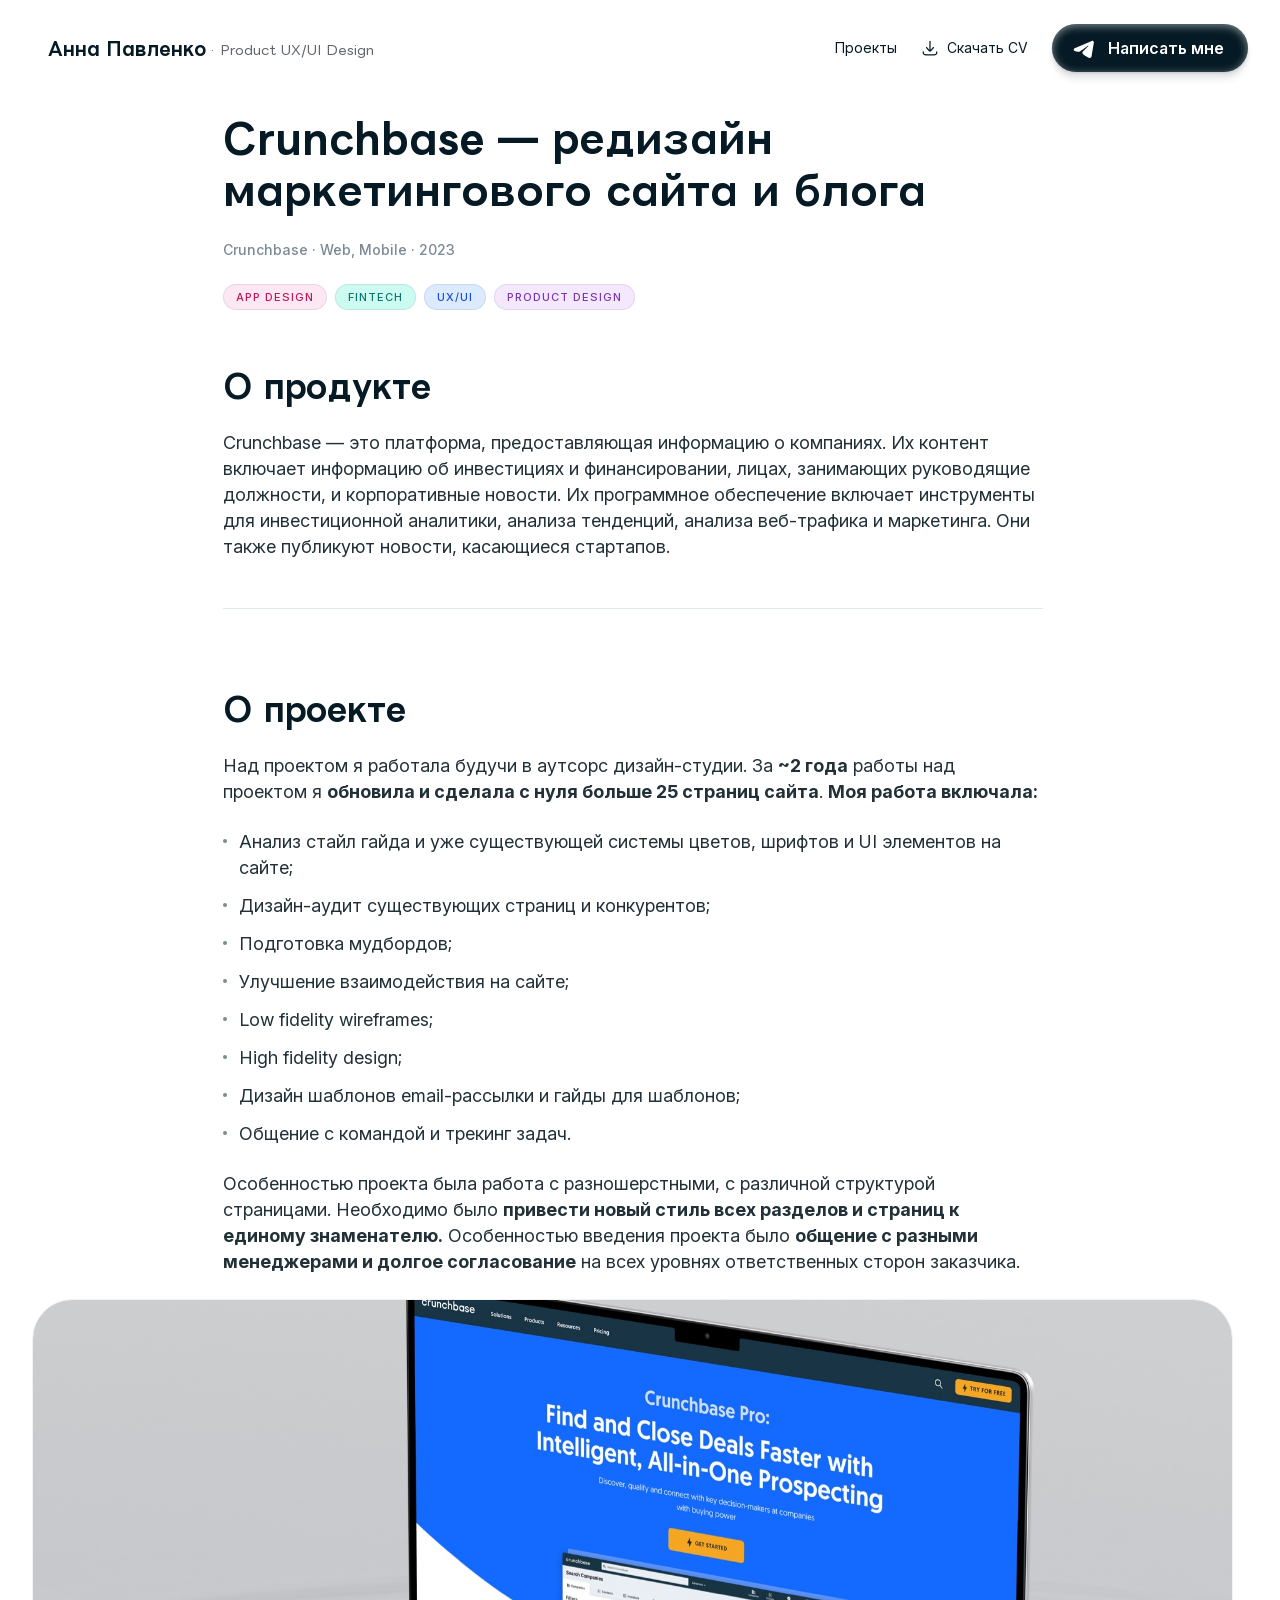
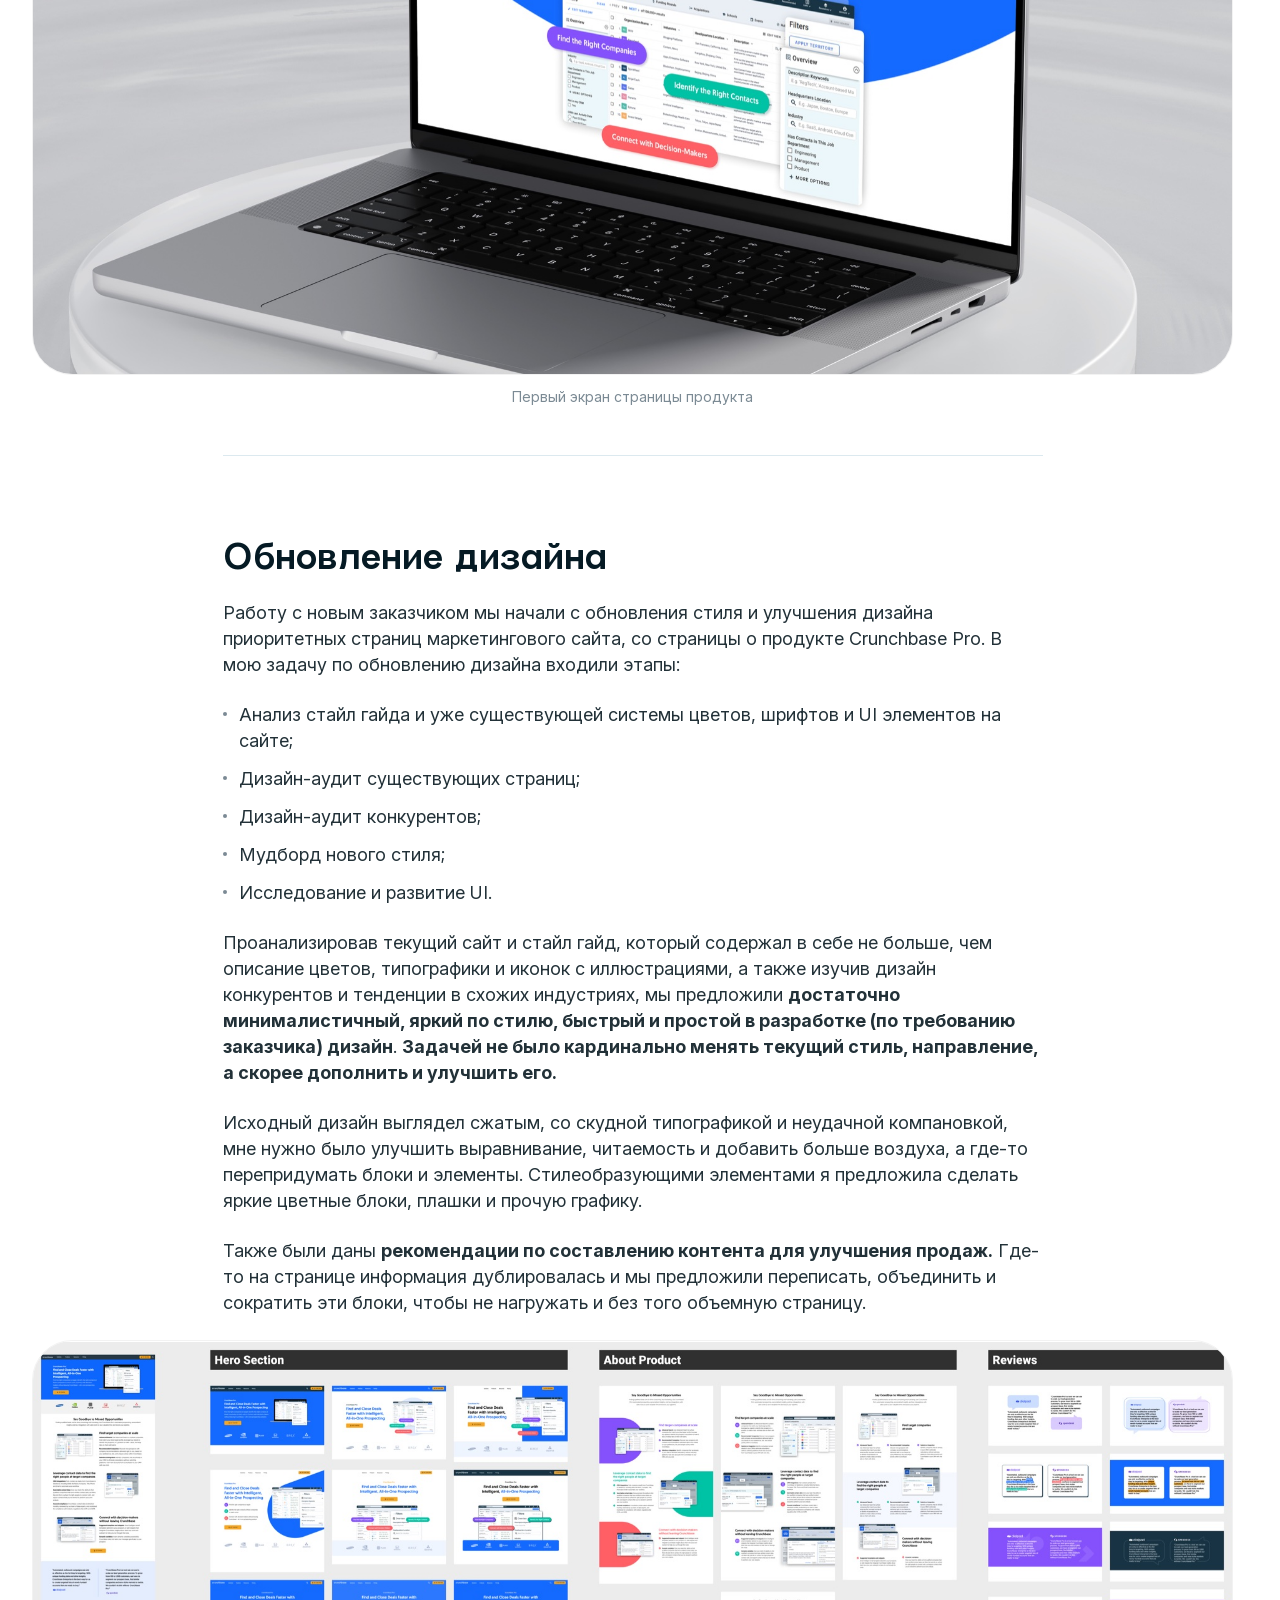
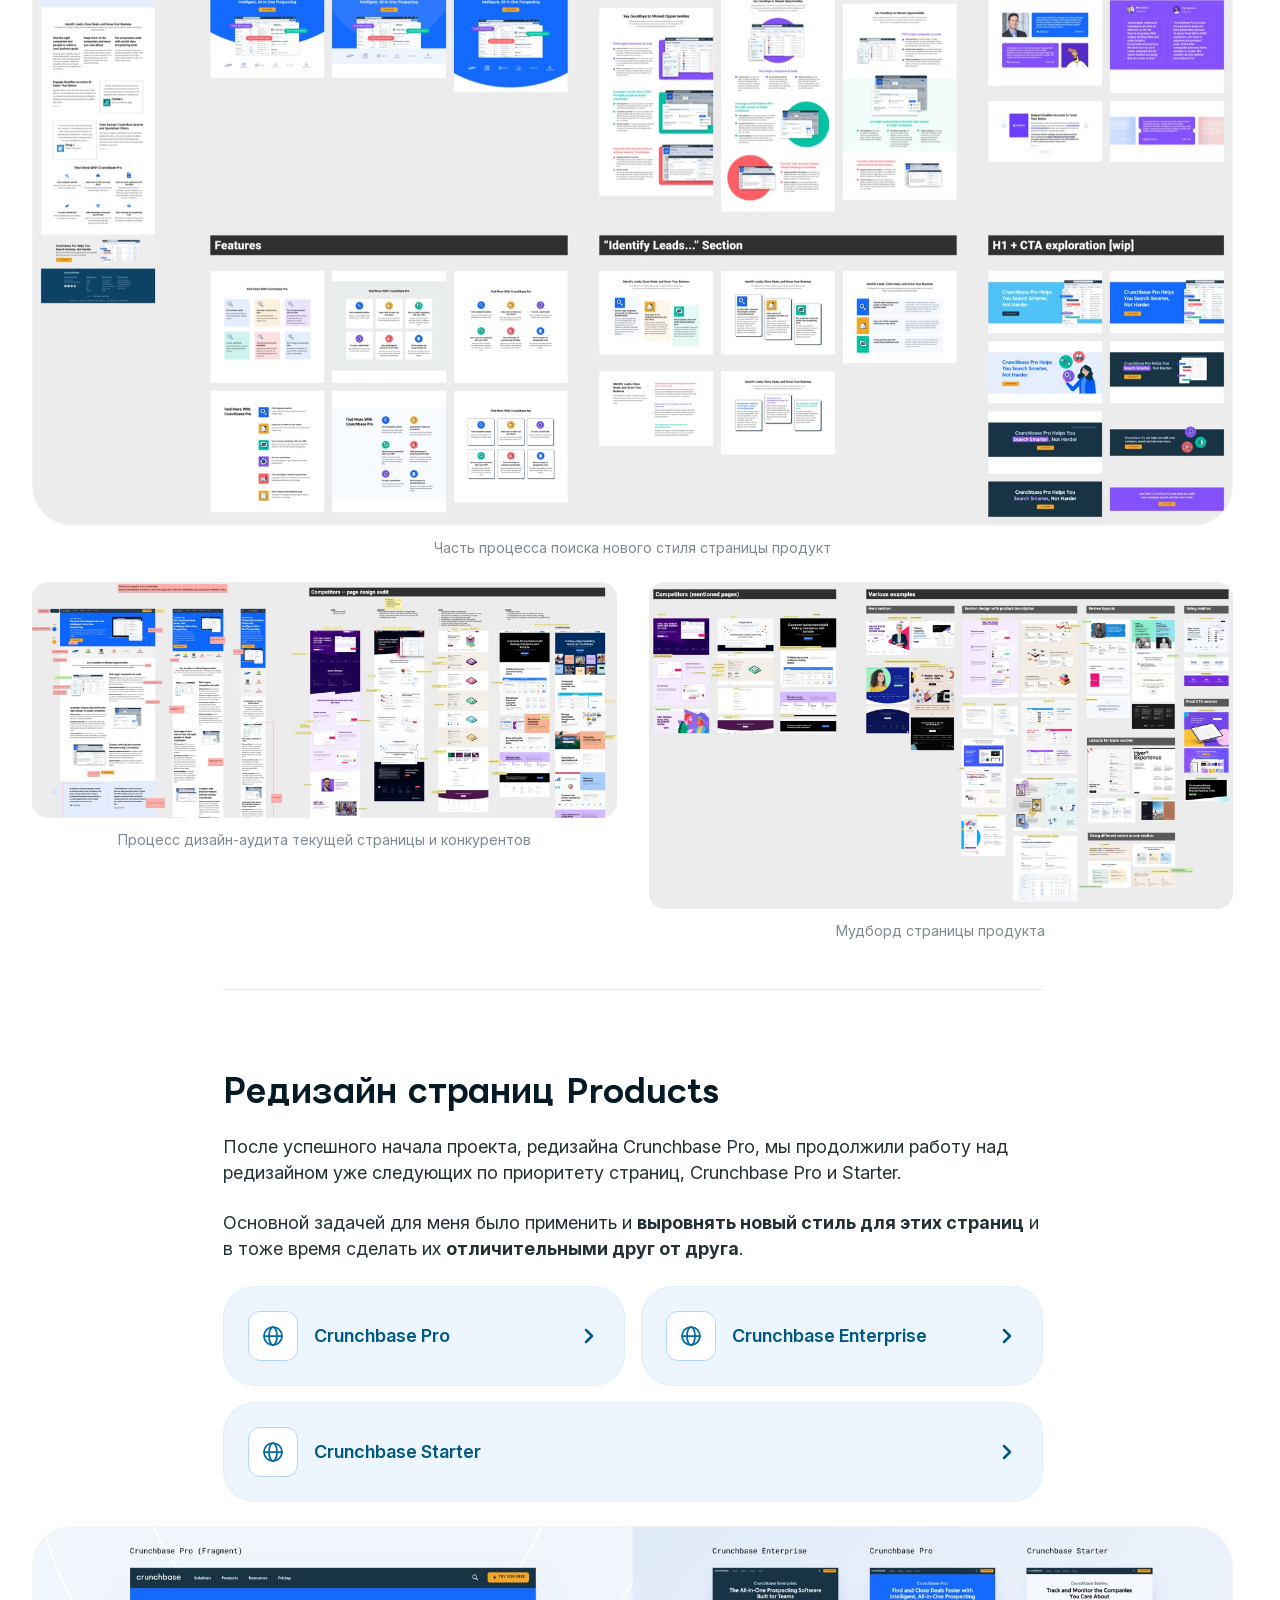
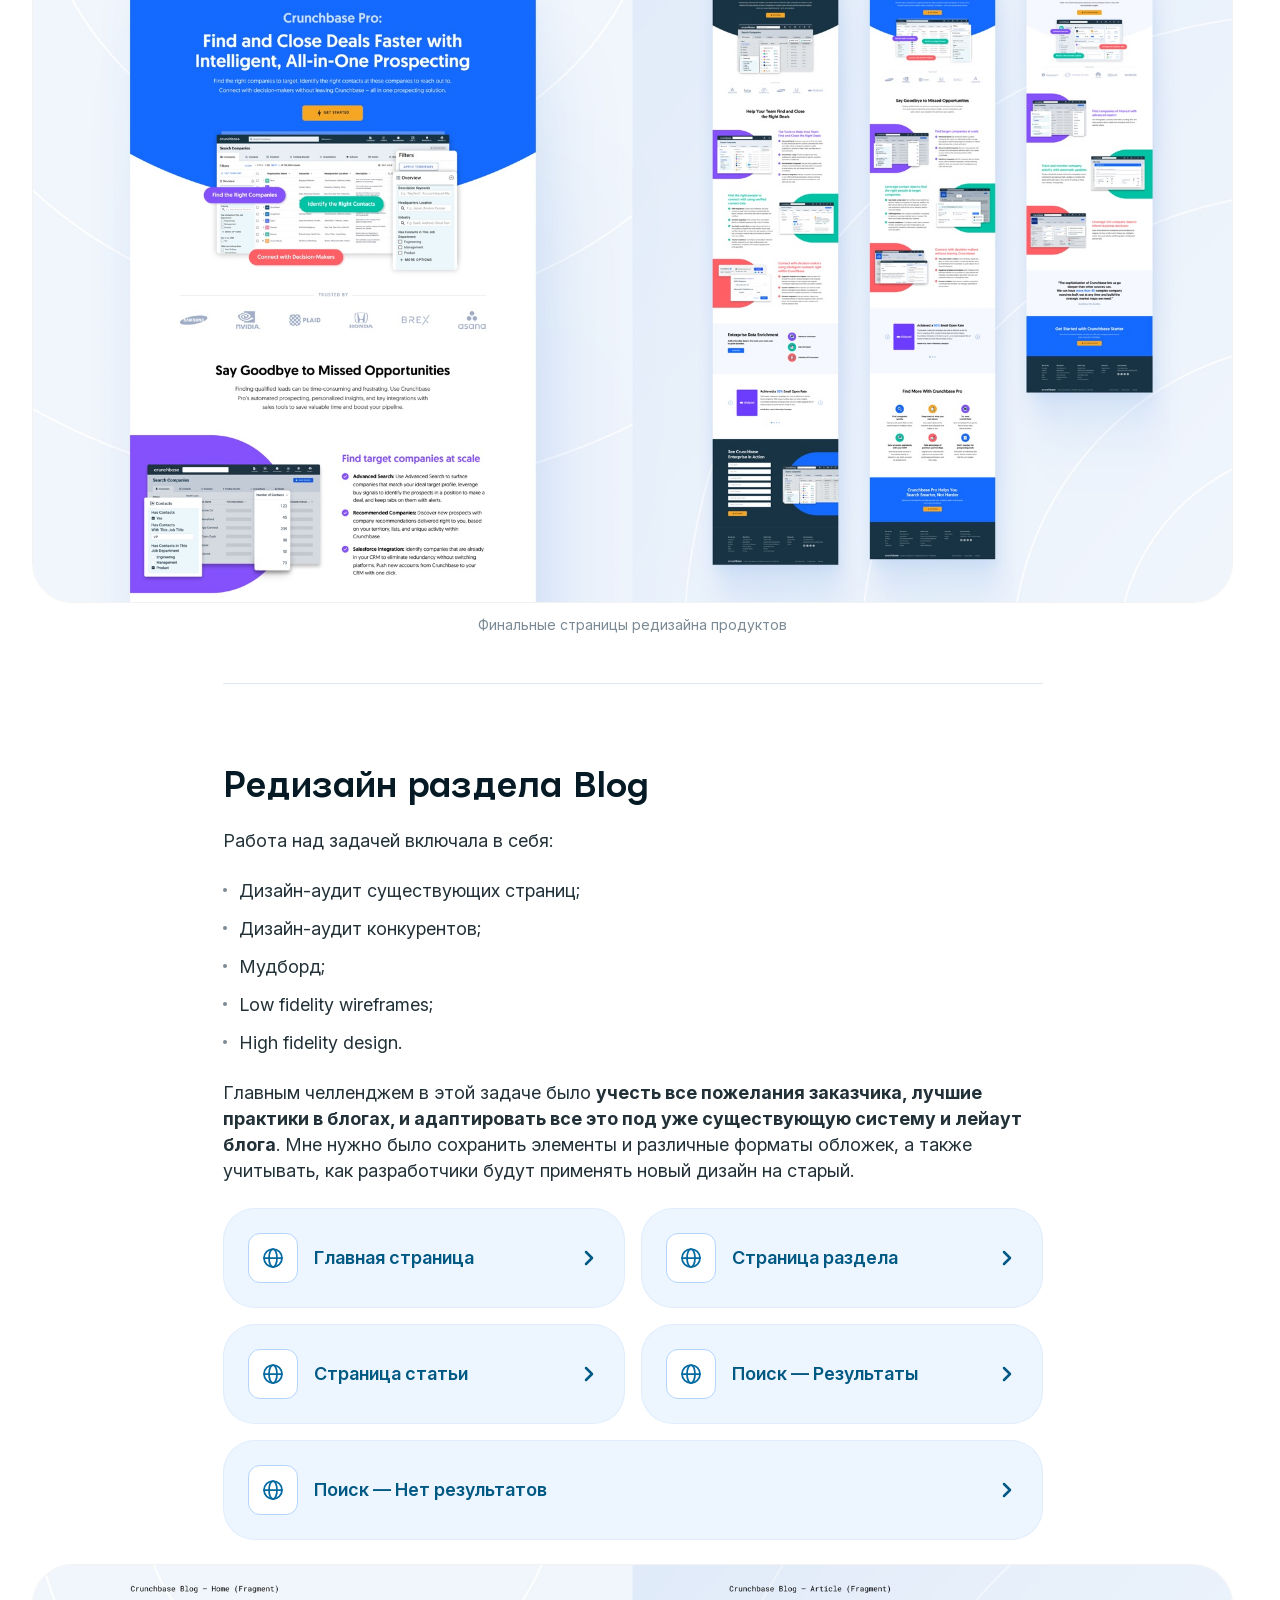
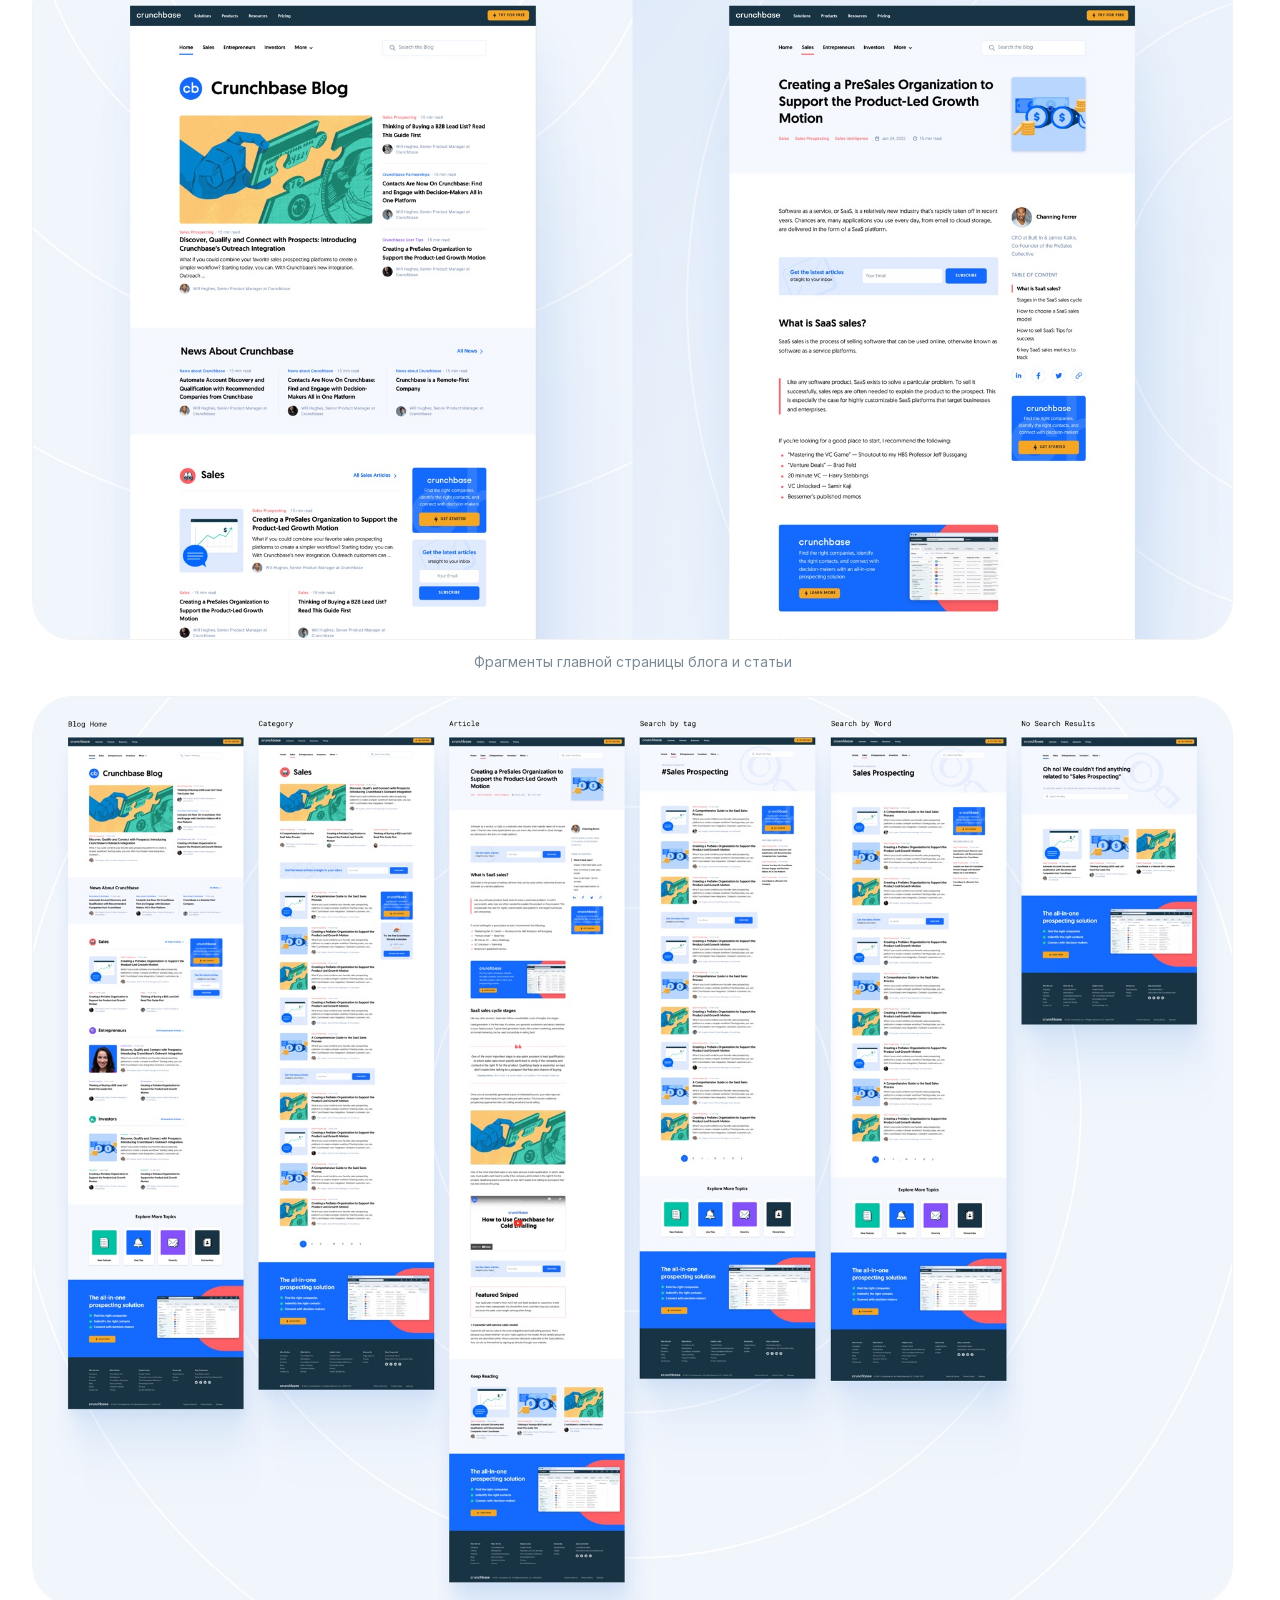
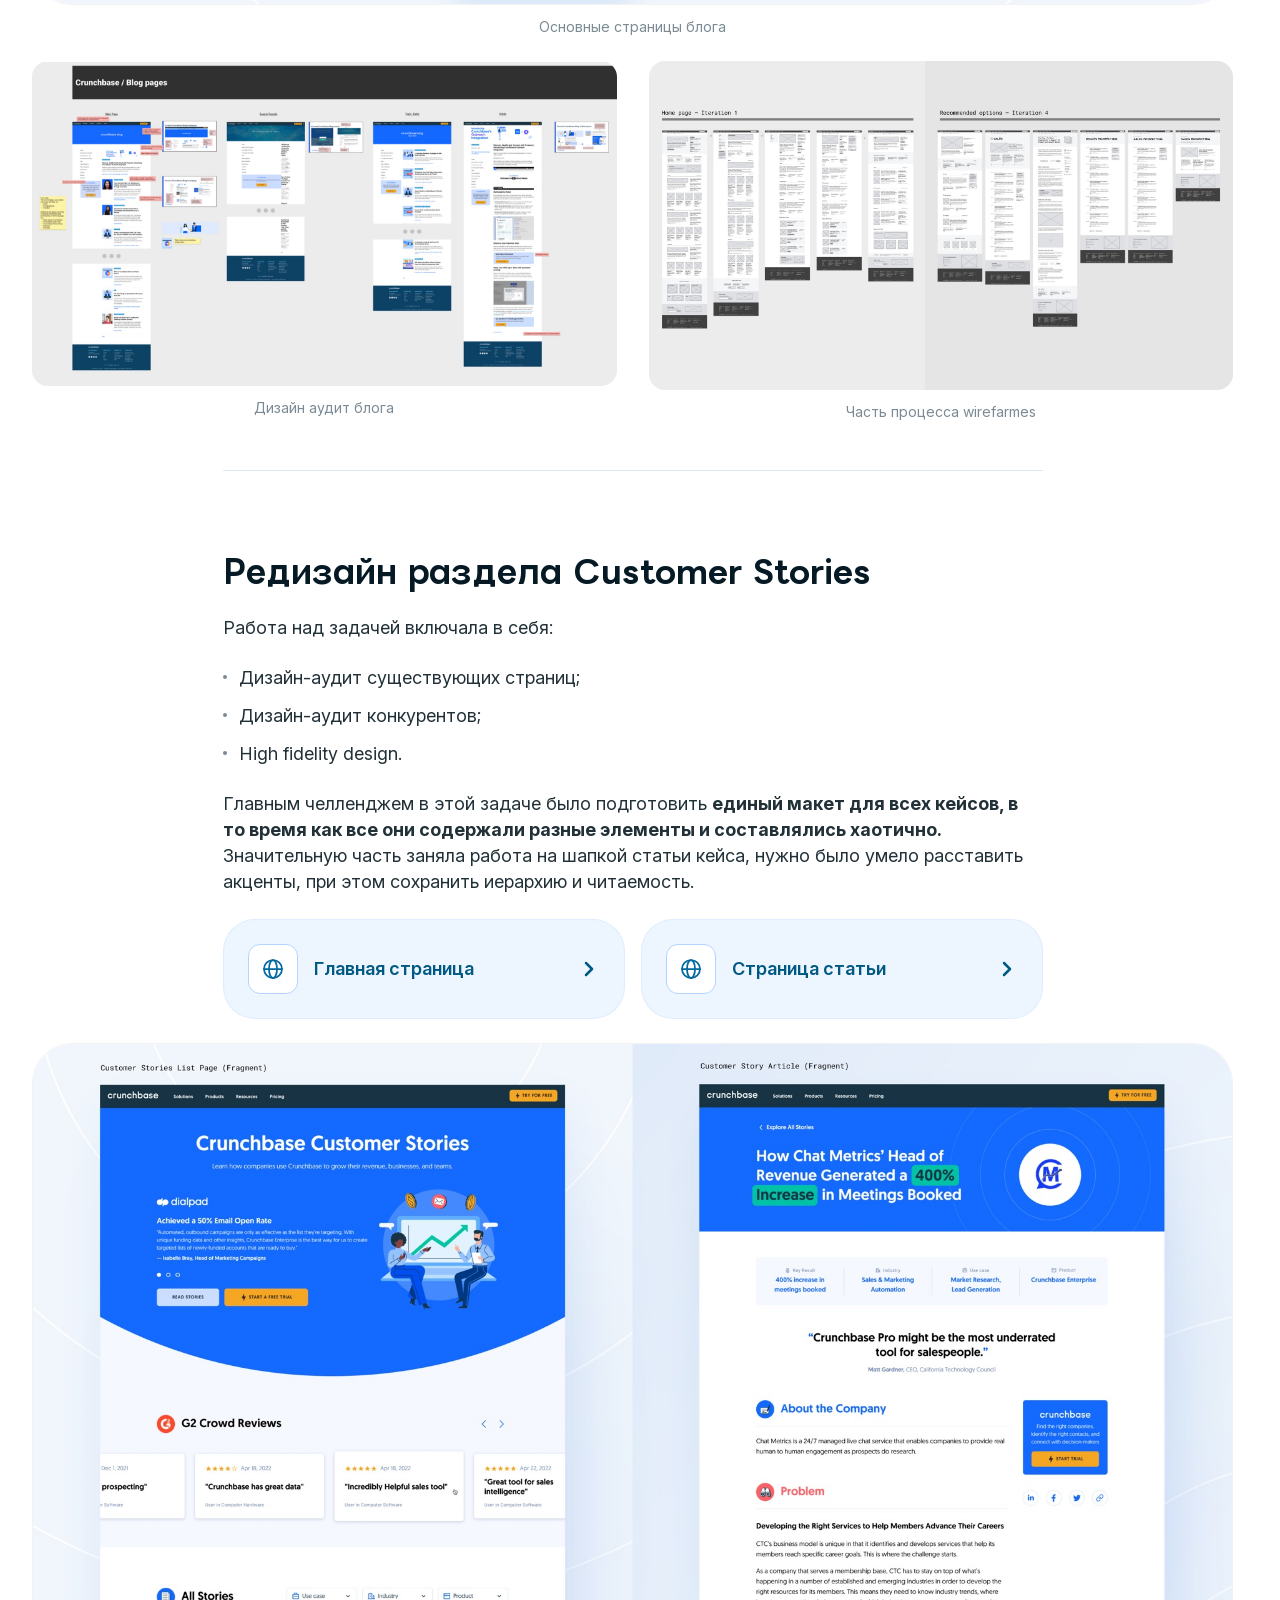
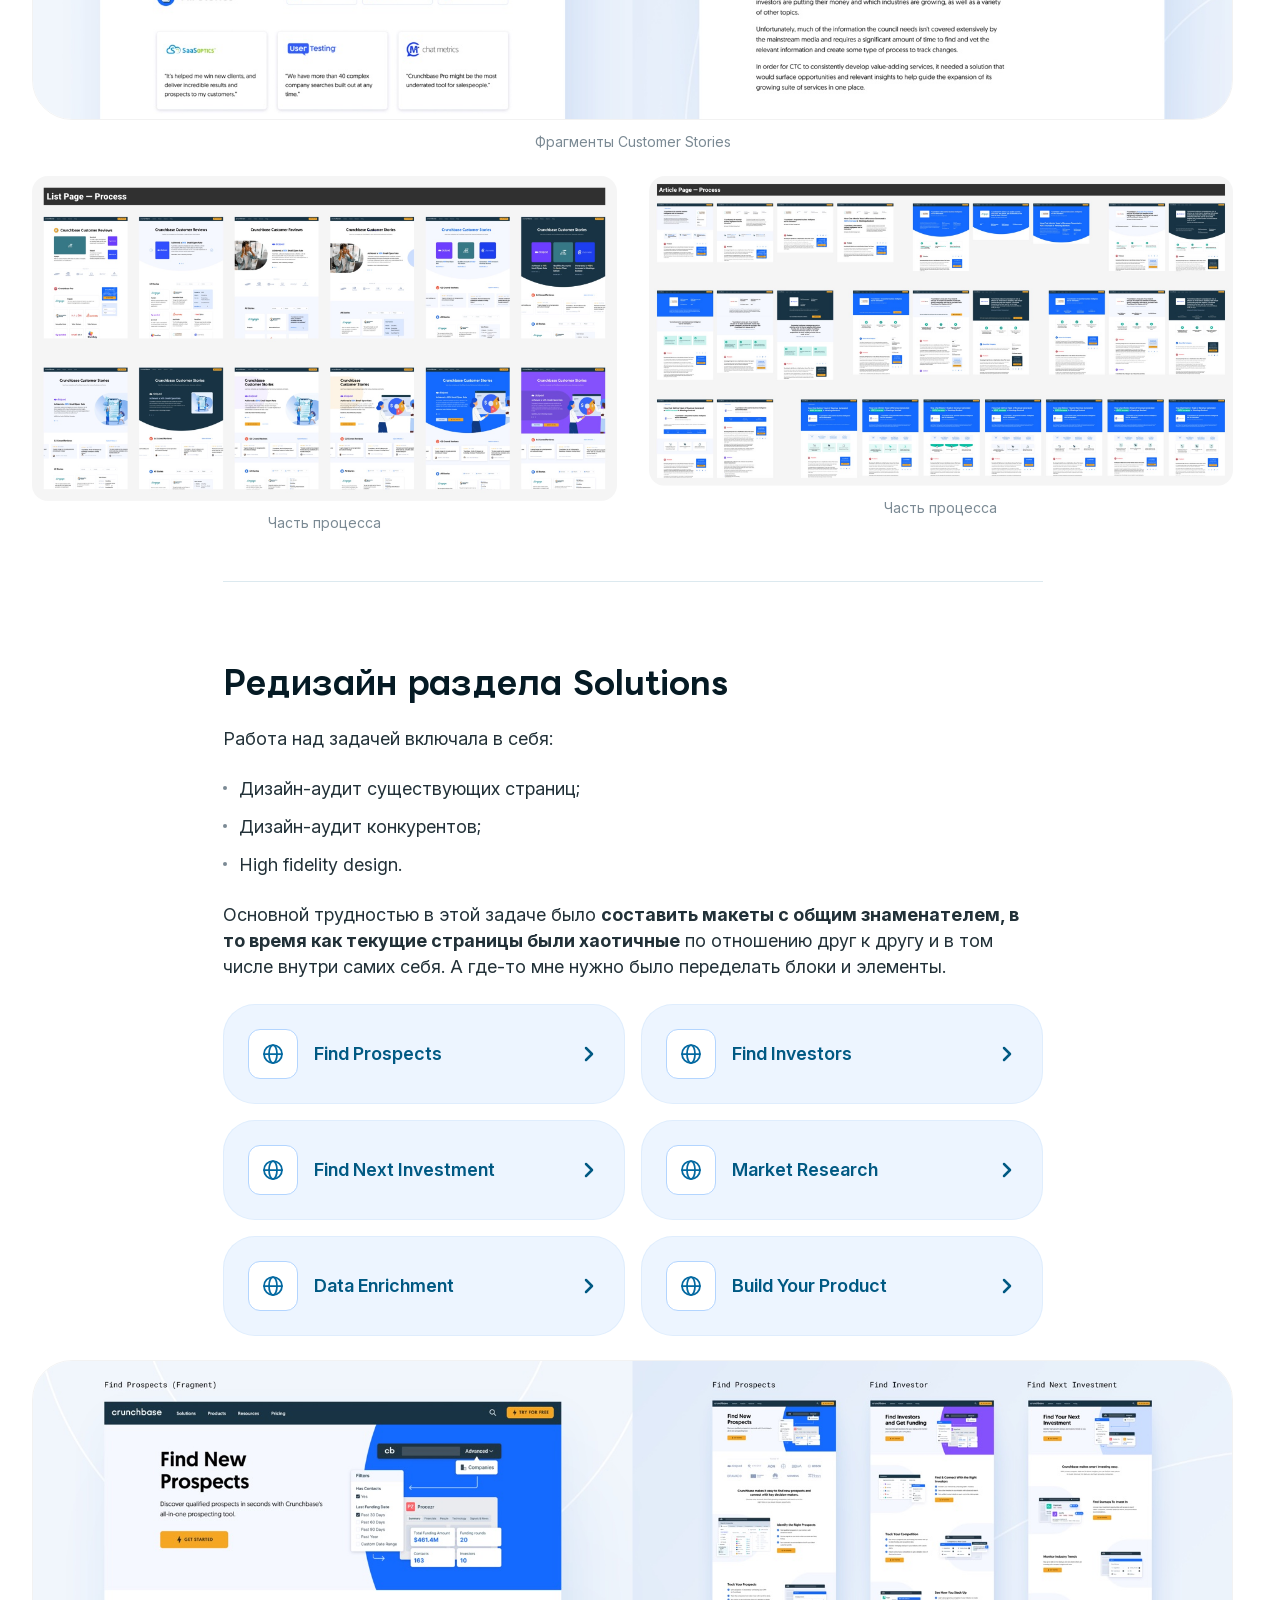
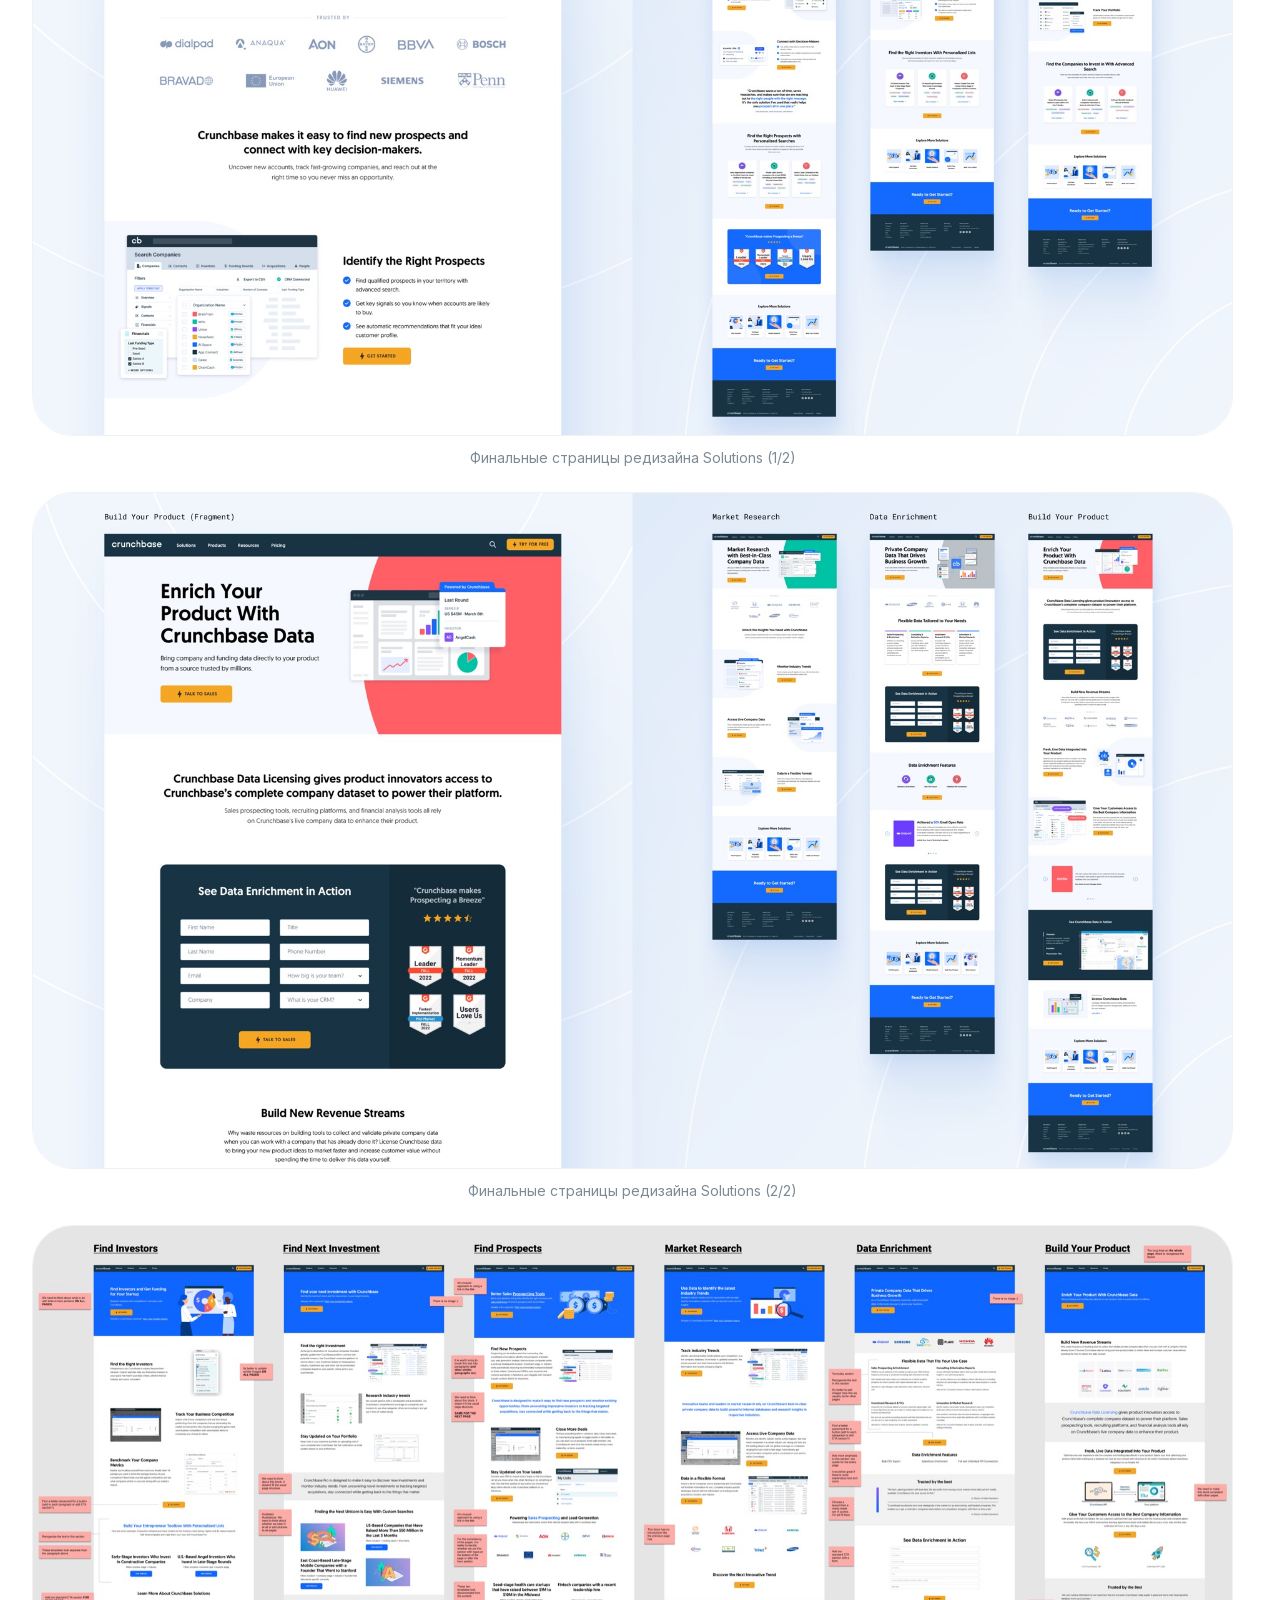
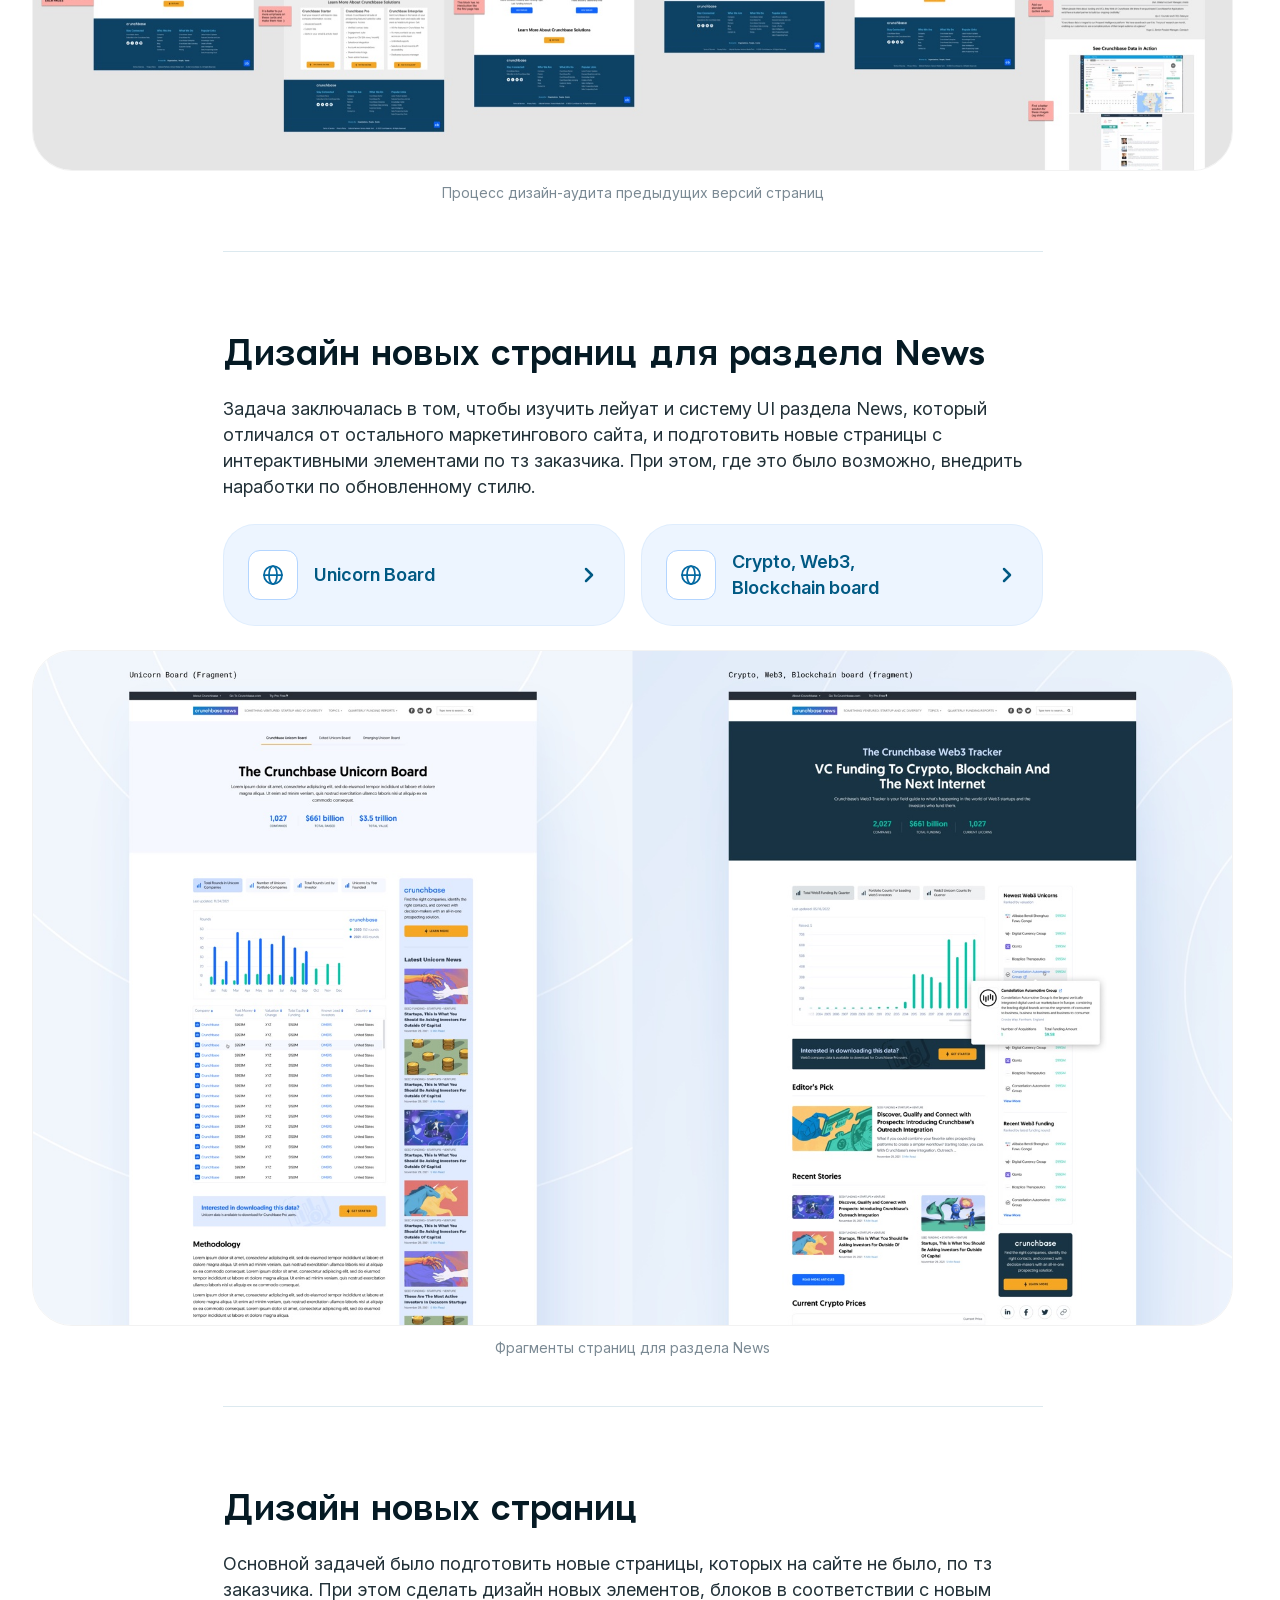
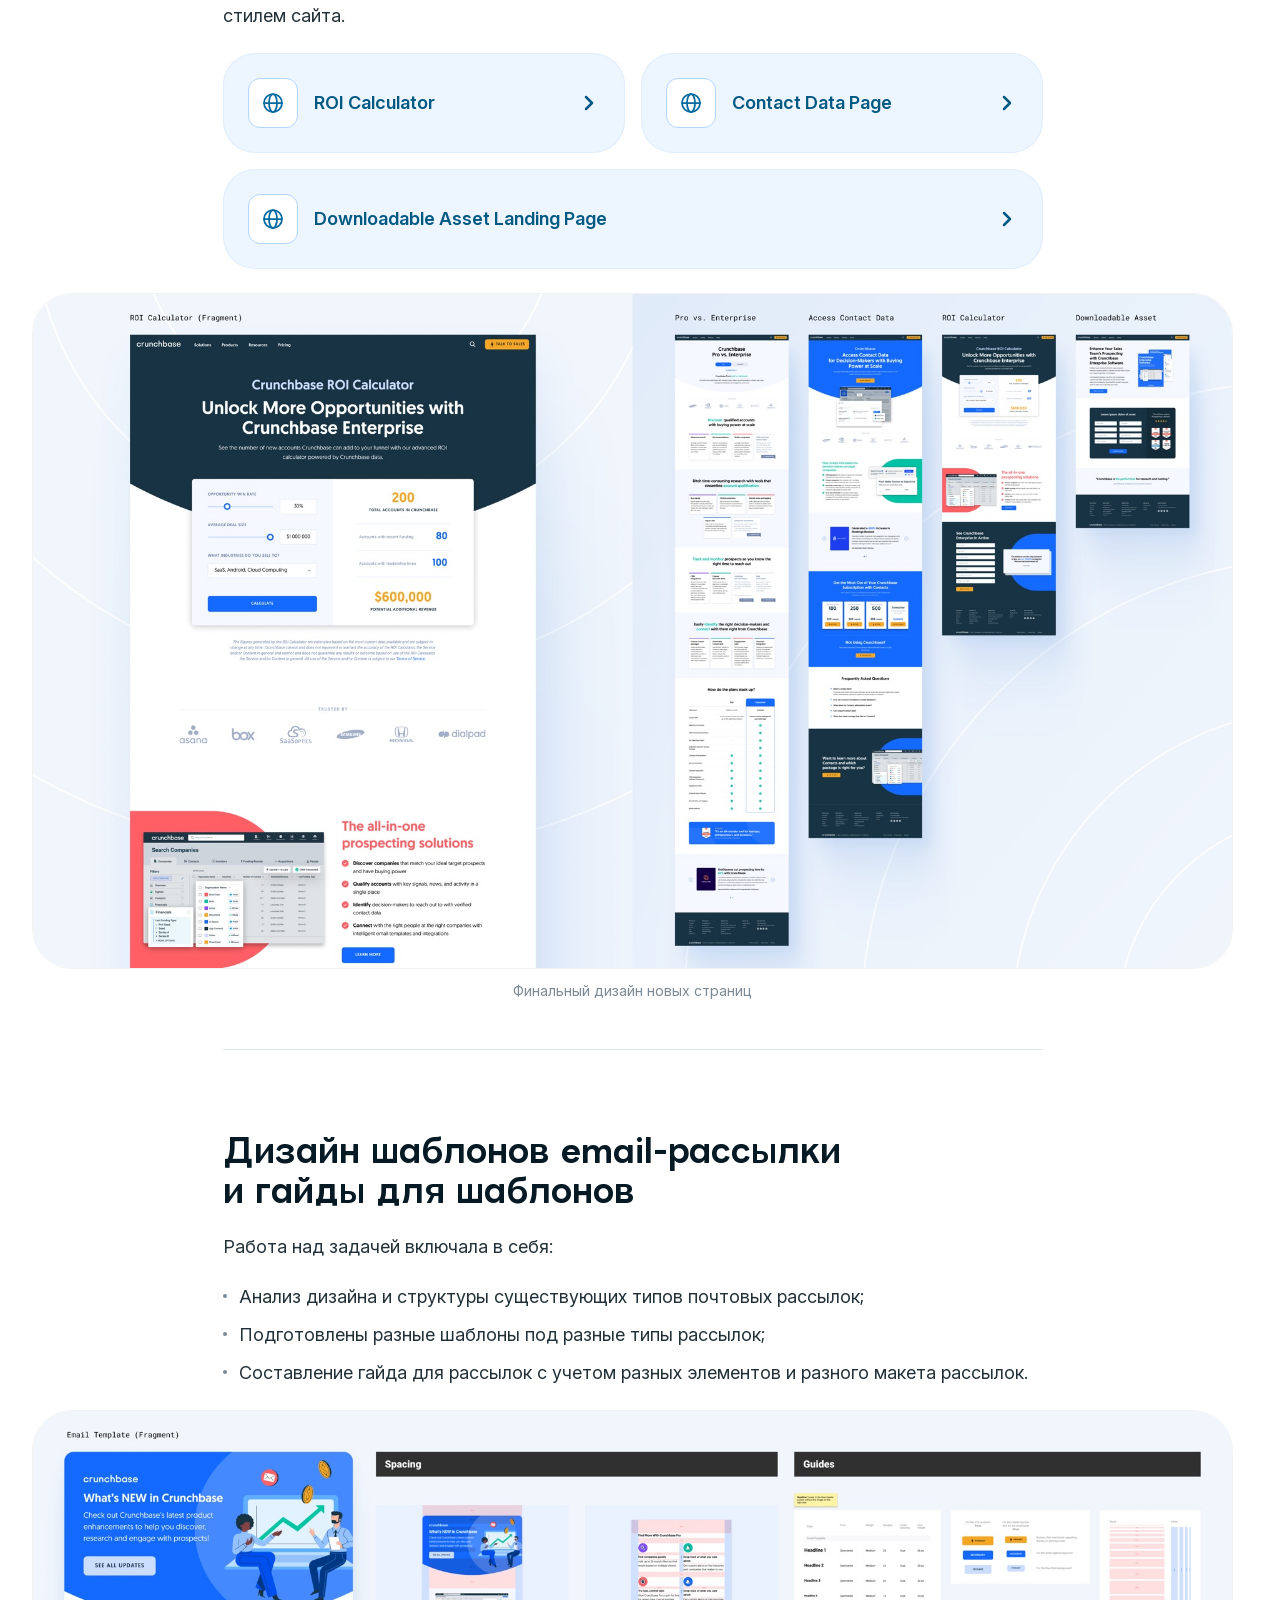
<file: projects/startup-platform-site/index.html>
<!DOCTYPE html><html lang="ru" class="__variable_d18add"><head><meta charSet="utf-8"/><meta name="viewport" content="width=device-width, initial-scale=1"/><link rel="preload" href="/_next/static/media/0336a89fb4e7fc1d-s.p.woff2" as="font" crossorigin="" type="font/woff2"/><link rel="preload" as="image" href="/header/download.svg"/><link rel="preload" as="image" href="/header/telegram.svg"/><link rel="preload" as="image" href="/case-study/globe.svg"/><link rel="stylesheet" href="/_next/static/css/a77494ed616c1e13.css" data-precedence="next"/><link rel="stylesheet" href="/_next/static/css/a1281ee937b2a462.css" data-precedence="next"/><link rel="stylesheet" href="/_next/static/css/a8e210cd2585e358.css" data-precedence="next"/><link rel="stylesheet" href="/_next/static/css/144978445694cc28.css" data-precedence="next"/><link rel="stylesheet" href="/_next/static/css/40828bb9d4d35c04.css" data-precedence="next"/><link rel="stylesheet" href="/_next/static/css/52859a80f5b30c94.css" data-precedence="next"/><link rel="preload" as="script" fetchPriority="low" href="/_next/static/chunks/webpack-a6104fa8d1556cdf.js"/><script src="/_next/static/chunks/fd9d1056-b11b2651f33aae7f.js" async=""></script><script src="/_next/static/chunks/117-d724553db90a2cbb.js" async=""></script><script src="/_next/static/chunks/main-app-ad5334f9c6920129.js" async=""></script><script src="/_next/static/chunks/448-6115dc82e62f569f.js" async=""></script><script src="/_next/static/chunks/145-a706dcd9dbee5123.js" async=""></script><script src="/_next/static/chunks/622-4f879ed77ea271b2.js" async=""></script><script src="/_next/static/chunks/655-d0f85aec4beb4dac.js" async=""></script><script src="/_next/static/chunks/733-91822280be6f2b6b.js" async=""></script><script src="/_next/static/chunks/app/projects/%5Bslug%5D/page-2445171f1aa4f0f1.js" async=""></script><script src="/_next/static/chunks/app/layout-6e2c98084edd7e2a.js" async=""></script><meta name="theme-color" media="(prefers-color-scheme: light)" content="#faf9f6"/><meta name="theme-color" media="(prefers-color-scheme: dark)" content="#0f0f10"/><title>Crunchbase — редизайн маркетингового сайта и блога — Анна Павленко</title><meta name="description" content="Редизайн маркетингового сайта и блога Crunchbase: обновление стиля, более 25 страниц, шаблоны email-рассылки и гайды."/><meta name="author" content="Анна Павленко"/><meta name="keywords" content="Анна Павленко,Продуктовый дизайнер,UX/UI-дизайнер,Дизайн-системы,Портфолио"/><meta property="og:title" content="Crunchbase — редизайн маркетингового сайта и блога — Анна Павленко"/><meta property="og:description" content="Редизайн маркетингового сайта и блога Crunchbase: обновление стиля, более 25 страниц, шаблоны email-рассылки и гайды."/><meta property="og:image" content="https://annaps-design.github.io/projects/startup-platform-site/gallery-cover.png"/><meta property="og:image:alt" content="Crunchbase — редизайн маркетингового сайта и блога"/><meta name="twitter:card" content="summary_large_image"/><meta name="twitter:title" content="Crunchbase — редизайн маркетингового сайта и блога — Анна Павленко"/><meta name="twitter:description" content="Редизайн маркетингового сайта и блога Crunchbase: обновление стиля, более 25 страниц, шаблоны email-рассылки и гайды."/><meta name="twitter:image" content="https://annaps-design.github.io/projects/startup-platform-site/gallery-cover.png"/><meta name="twitter:image:alt" content="Crunchbase — редизайн маркетингового сайта и блога"/><link rel="icon" href="/favicon.ico?v=20261120" sizes="16x16 32x32 48x48"/><link rel="icon" href="/favicon.png?v=20261120" type="image/png" sizes="32x32"/><link rel="icon" href="/favicon.svg?v=20261120" type="image/svg+xml" sizes="any"/><link rel="apple-touch-icon" href="/apple-touch-icon.png?v=20261120" sizes="180x180"/><meta name="next-size-adjust"/><script>(function(){try{
    var t=localStorage.getItem('theme');
    if(t!=='light'&&t!=='dark'){t='light';}
    document.documentElement.dataset.theme=t;
    var l=localStorage.getItem('locale');
    if(l!=='en'&&l!=='ru'){l='ru';}
    document.documentElement.lang=l;
  }catch(e){}
  if(window.matchMedia('(prefers-reduced-motion: no-preference)').matches && 'IntersectionObserver' in window){
    document.documentElement.dataset.motion='ready';
    setTimeout(function(){
      if(!document.querySelector('[data-reveal-state]')) delete document.documentElement.dataset.motion;
    },4000);
  }
  })();</script><script src="/_next/static/chunks/polyfills-42372ed130431b0a.js" noModule=""></script></head><body class="min-h-dvh bg-canvas text-fg antialiased"><a href="#main" class="sr-only focus:not-sr-only focus:fixed focus:left-4 focus:top-4 focus:z-[200] focus:rounded-full focus:bg-fg focus:px-4 focus:py-2 focus:text-small focus:text-canvas">Skip to content</a><div class="portfolio-header-space" aria-hidden="true"></div><header class="portfolio-header" data-scrolled="false"><nav class="portfolio-nav" aria-label="Главная навигация"><a class="portfolio-identity" aria-label="Анна Павленко" href="/"><span class="portfolio-monogram" aria-hidden="true">АП</span><span class="portfolio-name">Анна Павленко</span><span class="portfolio-role">· Product UX/UI Design</span></a><div class="portfolio-nav-actions"><a class="portfolio-nav-link" href="/#projects"><span class="hover-copy"><span class="hover-word-mask"><span class="hover-word">Проекты<span class="hover-word-copy" aria-hidden="true">Проекты</span></span></span></span></a><a href="https://drive.google.com/file/d/1B96fQ1nGYfv91Ez7UOI6wGiYmQuzW_r_/view" target="_blank" rel="noopener noreferrer" class="portfolio-nav-link portfolio-cv"><img src="/header/download.svg" alt="" width="18" height="18"/><span class="portfolio-wide-label"><span class="hover-copy"><span class="hover-word-mask"><span class="hover-word">Скачать CV<span class="hover-word-copy" aria-hidden="true">Скачать CV</span></span></span></span></span><span class="portfolio-short-label"><span class="hover-copy"><span class="hover-word-mask"><span class="hover-word">CV<span class="hover-word-copy" aria-hidden="true">CV</span></span></span></span></span></a><a class="group inline-flex items-center justify-center gap-2 rounded-full font-medium transition-all duration-300 ease-premium select-none focus-visible:outline-none focus-visible:ring-2 focus-visible:ring-accent focus-visible:ring-offset-2 focus-visible:ring-offset-canvas disabled:pointer-events-none disabled:opacity-50 active:scale-[0.98] bg-accent text-accent-fg hover:bg-accent-strong h-11 px-5 text-small portfolio-header-contact" href="https://t.me/annyalta" target="_blank" rel="noopener noreferrer"><img src="/header/telegram.svg" alt="" width="24" height="24"/><span class="portfolio-wide-label"><span class="hover-copy"><span class="hover-word-mask"><span class="hover-word">Написать мне<span class="hover-word-copy" aria-hidden="true">Написать мне</span></span></span></span></span><span class="portfolio-short-label"><span class="hover-copy"><span class="hover-word-mask"><span class="hover-word">Написать<span class="hover-word-copy" aria-hidden="true">Написать</span></span></span></span></span></a></div></nav></header><div><main id="main"><article class="editorial-case" data-case="startup-platform-site" aria-labelledby="case-title"><header class="case-column case-intro"><h1 id="case-title" data-reveal="heading"><span class="reveal-word-mask"><span class="reveal-word">Crunchbase —</span></span> <span class="reveal-word-mask"><span class="reveal-word">редизайн</span></span> <span class="reveal-word-mask"><span class="reveal-word">маркетингового</span></span> <span class="reveal-word-mask"><span class="reveal-word">сайта</span></span> <span class="reveal-word-mask"><span class="reveal-word">и блога</span></span></h1><p data-reveal="block" class="case-meta">Crunchbase · Web, Mobile · 2023</p><div class="case-tags"><span data-reveal="block" class="tag-chip inline-flex items-center rounded-full px-2.5 py-1.5 text-[0.6875rem] font-medium uppercase leading-none tracking-[0.05em] chip-pink">App Design</span><span data-reveal="block" class="tag-chip inline-flex items-center rounded-full px-2.5 py-1.5 text-[0.6875rem] font-medium uppercase leading-none tracking-[0.05em] chip-teal">Fintech</span><span data-reveal="block" class="tag-chip inline-flex items-center rounded-full px-2.5 py-1.5 text-[0.6875rem] font-medium uppercase leading-none tracking-[0.05em] chip-blue">UX/UI</span><span data-reveal="block" class="tag-chip inline-flex items-center rounded-full px-2.5 py-1.5 text-[0.6875rem] font-medium uppercase leading-none tracking-[0.05em] chip-violet">Product Design</span></div></header><div data-case-block="heading" class="case-column case-heading"><h2 data-reveal="heading"><span class="reveal-word-mask"><span class="reveal-word">О продукте</span></span></h2></div><div data-case-block="text" class="case-column case-text"><div class="case-paragraphs"><p data-reveal="block">Crunchbase — это платформа, предоставляющая информацию о компаниях. Их контент включает информацию об инвестициях и финансировании, лицах, занимающих руководящие должности, и корпоративные новости. Их программное обеспечение включает инструменты для инвестиционной аналитики, анализа тенденций, анализа веб-трафика и маркетинга. Они также публикуют новости, касающиеся стартапов.</p></div></div><div data-case-block="divider" data-reveal="block" class="case-column case-divider"><hr/></div><div data-case-block="heading" class="case-column case-heading"><h2 data-reveal="heading"><span class="reveal-word-mask"><span class="reveal-word">О проекте</span></span></h2></div><div data-case-block="text" class="case-column case-text"><div class="case-paragraphs"><p data-reveal="block">Над проектом я работала будучи в аутсорс дизайн-студии. За <strong>~2 года</strong> работы над проектом я <strong>обновила и сделала с нуля больше 25 страниц сайта</strong>. <strong>Моя работа включала:</strong></p></div></div><div data-case-block="list" class="case-column case-list-block"><ul class="case-list"><li data-reveal="block"><svg class="case-list-marker" data-marker="bullet" width="4" height="24" viewBox="0 0 4 24" aria-hidden="true" focusable="false"><circle cx="2" cy="12" r="2" fill="currentColor"></circle></svg><span>Анализ стайл гайда и уже существующей системы цветов, шрифтов и UI элементов на сайте;</span></li><li data-reveal="block"><svg class="case-list-marker" data-marker="bullet" width="4" height="24" viewBox="0 0 4 24" aria-hidden="true" focusable="false"><circle cx="2" cy="12" r="2" fill="currentColor"></circle></svg><span>Дизайн-аудит существующих страниц и конкурентов;</span></li><li data-reveal="block"><svg class="case-list-marker" data-marker="bullet" width="4" height="24" viewBox="0 0 4 24" aria-hidden="true" focusable="false"><circle cx="2" cy="12" r="2" fill="currentColor"></circle></svg><span>Подготовка мудбордов;</span></li><li data-reveal="block"><svg class="case-list-marker" data-marker="bullet" width="4" height="24" viewBox="0 0 4 24" aria-hidden="true" focusable="false"><circle cx="2" cy="12" r="2" fill="currentColor"></circle></svg><span>Улучшение взаимодействия на сайте;</span></li><li data-reveal="block"><svg class="case-list-marker" data-marker="bullet" width="4" height="24" viewBox="0 0 4 24" aria-hidden="true" focusable="false"><circle cx="2" cy="12" r="2" fill="currentColor"></circle></svg><span>Low fidelity wireframes;</span></li><li data-reveal="block"><svg class="case-list-marker" data-marker="bullet" width="4" height="24" viewBox="0 0 4 24" aria-hidden="true" focusable="false"><circle cx="2" cy="12" r="2" fill="currentColor"></circle></svg><span>High fidelity design;</span></li><li data-reveal="block"><svg class="case-list-marker" data-marker="bullet" width="4" height="24" viewBox="0 0 4 24" aria-hidden="true" focusable="false"><circle cx="2" cy="12" r="2" fill="currentColor"></circle></svg><span>Дизайн шаблонов email-рассылки и гайды для шаблонов;</span></li><li data-reveal="block"><svg class="case-list-marker" data-marker="bullet" width="4" height="24" viewBox="0 0 4 24" aria-hidden="true" focusable="false"><circle cx="2" cy="12" r="2" fill="currentColor"></circle></svg><span>Общение с командой и трекинг задач.</span></li></ul></div><div data-case-block="text" class="case-column case-text"><div class="case-paragraphs"><p data-reveal="block">Особенностью проекта была работа с разношерстными, с различной структурой страницами. Необходимо было <strong>привести новый стиль всех разделов и страниц к единому знаменателю.</strong> Особенностью введения проекта было <strong>общение с разными менеджерами и долгое согласование</strong> на всех уровнях ответственных сторон заказчика.</p></div></div><div data-case-block="media" data-source-node="crunchbase-media-01" class="case-media" data-columns="1" style="--media-before:0px;--media-after:0px"><div class="gallery-grid flex flex-wrap justify-center gap-4" data-columns="1"><figure data-reveal="block" class="gallery-figure group w-full"><button type="button" class="gallery-trigger gallery-thumbnail relative block w-full overflow-hidden rounded-2xl bg-surface-2 focus-visible:outline-none focus-visible:ring-2 focus-visible:ring-accent focus-visible:ring-offset-2 focus-visible:ring-offset-canvas" aria-label="Первый экран страницы продукта" aria-haspopup="dialog"><span class="gallery-preview block aspect-[4/3]" style="aspect-ratio:5367 / 3019"><img alt="Первый экран страницы продукта" loading="lazy" decoding="async" data-nimg="fill" class="object-cover " style="position:absolute;height:100%;width:100%;left:0;top:0;right:0;bottom:0;color:transparent" src="/projects/startup-platform-site/crunchbase-hero-mockup-2-copy-preview.jpg"/></span></button><figcaption class="gallery-caption mt-3 text-small text-subtle">Первый экран страницы продукта</figcaption></figure></div></div><div data-case-block="divider" data-reveal="block" class="case-column case-divider"><hr/></div><div data-case-block="heading" class="case-column case-heading"><h2 data-reveal="heading"><span class="reveal-word-mask"><span class="reveal-word">Обновление дизайна</span></span></h2></div><div data-case-block="text" class="case-column case-text"><div class="case-paragraphs"><p data-reveal="block">Работу с новым заказчиком мы начали с обновления стиля и улучшения дизайна приоритетных страниц маркетингового сайта, со страницы о продукте Crunchbase Pro. В мою задачу по обновлению дизайна входили этапы:</p></div></div><div data-case-block="list" class="case-column case-list-block"><ul class="case-list"><li data-reveal="block"><svg class="case-list-marker" data-marker="bullet" width="4" height="24" viewBox="0 0 4 24" aria-hidden="true" focusable="false"><circle cx="2" cy="12" r="2" fill="currentColor"></circle></svg><span>Анализ стайл гайда и уже существующей системы цветов, шрифтов и UI элементов на сайте;</span></li><li data-reveal="block"><svg class="case-list-marker" data-marker="bullet" width="4" height="24" viewBox="0 0 4 24" aria-hidden="true" focusable="false"><circle cx="2" cy="12" r="2" fill="currentColor"></circle></svg><span>Дизайн-аудит существующих страниц;</span></li><li data-reveal="block"><svg class="case-list-marker" data-marker="bullet" width="4" height="24" viewBox="0 0 4 24" aria-hidden="true" focusable="false"><circle cx="2" cy="12" r="2" fill="currentColor"></circle></svg><span>Дизайн-аудит конкурентов;</span></li><li data-reveal="block"><svg class="case-list-marker" data-marker="bullet" width="4" height="24" viewBox="0 0 4 24" aria-hidden="true" focusable="false"><circle cx="2" cy="12" r="2" fill="currentColor"></circle></svg><span>Мудборд нового стиля;</span></li><li data-reveal="block"><svg class="case-list-marker" data-marker="bullet" width="4" height="24" viewBox="0 0 4 24" aria-hidden="true" focusable="false"><circle cx="2" cy="12" r="2" fill="currentColor"></circle></svg><span>Исследование и развитие UI.</span></li></ul></div><div data-case-block="text" class="case-column case-text"><div class="case-paragraphs"><p data-reveal="block">Проанализировав текущий сайт и стайл гайд, который содержал в себе не больше, чем описание цветов, типографики и иконок с иллюстрациями, а также изучив дизайн конкурентов и тенденции в схожих индустриях, мы предложили <strong>достаточно минималистичный, яркий по стилю, быстрый и простой в разработке (по требованию заказчика) дизайн</strong>. <strong>Задачей не было кардинально менять текущий стиль, направление, а скорее дополнить и улучшить его.</strong></p></div></div><div data-case-block="text" class="case-column case-text"><div class="case-paragraphs"><p data-reveal="block">Исходный дизайн выглядел сжатым, со скудной типографикой и неудачной компановкой, мне нужно было улучшить выравнивание, читаемость и добавить больше воздуха, а где-то перепридумать блоки и элементы. Стилеобразующими элементами я предложила сделать яркие цветные блоки, плашки и прочую графику.</p></div></div><div data-case-block="text" class="case-column case-text"><div class="case-paragraphs"><p data-reveal="block">Также были даны <strong>рекомендации по составлению контента для улучшения продаж.</strong> Где-то на странице информация дублировалась и мы предложили переписать, объединить и сократить эти блоки, чтобы не нагружать и без того объемную страницу.</p></div></div><div data-case-block="media" data-source-node="crunchbase-media-02" class="case-media" data-columns="1" style="--media-before:0px;--media-after:0px"><div class="gallery-grid flex flex-wrap justify-center gap-4" data-columns="1"><figure data-reveal="block" class="gallery-figure group w-full"><button type="button" class="gallery-trigger gallery-thumbnail relative block w-full overflow-hidden rounded-2xl bg-surface-2 focus-visible:outline-none focus-visible:ring-2 focus-visible:ring-accent focus-visible:ring-offset-2 focus-visible:ring-offset-canvas" aria-label="Часть процесса поиска нового стиля страницы продукт" aria-haspopup="dialog"><span class="gallery-preview block aspect-[4/3]" style="aspect-ratio:8000 / 5226"><img alt="Часть процесса поиска нового стиля страницы продукт" loading="lazy" decoding="async" data-nimg="fill" class="object-cover " style="position:absolute;height:100%;width:100%;left:0;top:0;right:0;bottom:0;color:transparent" src="/projects/startup-platform-site/process-preview.jpg"/></span></button><figcaption class="gallery-caption mt-3 text-small text-subtle">Часть процесса поиска нового стиля страницы продукт</figcaption></figure></div></div><div data-case-block="media" data-source-node="crunchbase-media-03" class="case-media" data-columns="2" style="--media-before:0px;--media-after:0px"><div class="gallery-grid flex flex-wrap justify-center gap-4" data-columns="2"><figure data-reveal="block" class="gallery-figure group w-full sm:w-[calc(50%_-_0.5rem)]"><button type="button" class="gallery-trigger gallery-thumbnail relative block w-full overflow-hidden rounded-2xl bg-surface-2 focus-visible:outline-none focus-visible:ring-2 focus-visible:ring-accent focus-visible:ring-offset-2 focus-visible:ring-offset-canvas" aria-label="Процесс дизайн-аудита текущей страницы и конкурентов" aria-haspopup="dialog"><span class="gallery-preview block aspect-[4/3]" style="aspect-ratio:7248 / 2927"><img alt="Процесс дизайн-аудита текущей страницы и конкурентов" loading="lazy" decoding="async" data-nimg="fill" class="object-cover " style="position:absolute;height:100%;width:100%;left:0;top:0;right:0;bottom:0;color:transparent" src="/projects/startup-platform-site/audit-preview.jpg"/></span></button><figcaption class="gallery-caption mt-3 text-small text-subtle">Процесс дизайн-аудита текущей страницы и конкурентов</figcaption></figure><figure data-reveal="block" class="gallery-figure group w-full sm:w-[calc(50%_-_0.5rem)]"><button type="button" class="gallery-trigger gallery-thumbnail relative block w-full overflow-hidden rounded-2xl bg-surface-2 focus-visible:outline-none focus-visible:ring-2 focus-visible:ring-accent focus-visible:ring-offset-2 focus-visible:ring-offset-canvas" aria-label="Мудборд страницы продукта" aria-haspopup="dialog"><span class="gallery-preview block aspect-[4/3]" style="aspect-ratio:5000 / 2802"><img alt="Мудборд страницы продукта" loading="lazy" decoding="async" data-nimg="fill" class="object-cover " style="position:absolute;height:100%;width:100%;left:0;top:0;right:0;bottom:0;color:transparent" src="/projects/startup-platform-site/mood-board-preview.jpg"/></span></button><figcaption class="gallery-caption mt-3 text-small text-subtle">Мудборд страницы продукта</figcaption></figure></div></div><div data-case-block="divider" data-reveal="block" class="case-column case-divider"><hr/></div><div data-case-block="heading" class="case-column case-heading"><h2 data-reveal="heading"><span class="reveal-word-mask"><span class="reveal-word">Редизайн</span></span> <span class="reveal-word-mask"><span class="reveal-word">страниц Products</span></span></h2></div><div data-case-block="text" class="case-column case-text"><div class="case-paragraphs"><p data-reveal="block">После успешного начала проекта, редизайна Crunchbase Pro, мы продолжили работу над редизайном уже следующих по приоритету страниц, Crunchbase Pro и Starter.</p></div></div><div data-case-block="text" class="case-column case-text"><div class="case-paragraphs"><p data-reveal="block">Основной задачей для меня было применить и <strong>выровнять новый стиль для этих страниц</strong> и в тоже время сделать их <strong>отличительными друг от друга</strong>.</p></div></div><div data-case-block="link-grid" class="case-column case-link-grid"><a data-case-block="link-card" data-reveal="block" class="case-column case-link-card case-link-card-clickable case-tone-blue" href="https://about.crunchbase.com/products/crunchbase-pro/" target="_blank" rel="noopener noreferrer"><span class="case-link-icon"><img src="/case-study/globe.svg" width="24" height="24" alt=""/></span><p><span class="hover-copy"><span class="hover-word-mask"><span class="hover-word">Crunchbase Pro<span class="hover-word-copy" aria-hidden="true">Crunchbase Pro</span></span></span></span></p><svg class="case-link-arrow" width="24" height="24" viewBox="0 0 24 24" fill="none" aria-hidden="true" focusable="false"><path d="M6 10L12 16L18 10" transform="rotate(-90 12 12)" stroke="currentColor" stroke-width="2.5" stroke-linecap="round" stroke-linejoin="round"></path></svg></a><a data-case-block="link-card" data-reveal="block" class="case-column case-link-card case-link-card-clickable case-tone-blue" href="https://about.crunchbase.com/products/crunchbase-enterprise/" target="_blank" rel="noopener noreferrer"><span class="case-link-icon"><img src="/case-study/globe.svg" width="24" height="24" alt=""/></span><p><span class="hover-copy"><span class="hover-word-mask"><span class="hover-word">Crunchbase Enterprise<span class="hover-word-copy" aria-hidden="true">Crunchbase Enterprise</span></span></span></span></p><svg class="case-link-arrow" width="24" height="24" viewBox="0 0 24 24" fill="none" aria-hidden="true" focusable="false"><path d="M6 10L12 16L18 10" transform="rotate(-90 12 12)" stroke="currentColor" stroke-width="2.5" stroke-linecap="round" stroke-linejoin="round"></path></svg></a><a data-case-block="link-card" data-reveal="block" class="case-column case-link-card case-link-card-clickable case-tone-blue" href="https://about.crunchbase.com/products/crunchbase-starter/" target="_blank" rel="noopener noreferrer"><span class="case-link-icon"><img src="/case-study/globe.svg" width="24" height="24" alt=""/></span><p><span class="hover-copy"><span class="hover-word-mask"><span class="hover-word">Crunchbase Starter<span class="hover-word-copy" aria-hidden="true">Crunchbase Starter</span></span></span></span></p><svg class="case-link-arrow" width="24" height="24" viewBox="0 0 24 24" fill="none" aria-hidden="true" focusable="false"><path d="M6 10L12 16L18 10" transform="rotate(-90 12 12)" stroke="currentColor" stroke-width="2.5" stroke-linecap="round" stroke-linejoin="round"></path></svg></a></div><div data-case-block="media" data-source-node="crunchbase-media-05" class="case-media" data-columns="1" style="--media-before:0px;--media-after:0px"><div class="gallery-grid flex flex-wrap justify-center gap-4" data-columns="1"><figure data-reveal="block" class="gallery-figure group w-full"><button type="button" class="gallery-trigger gallery-thumbnail relative block w-full overflow-hidden rounded-2xl bg-surface-2 focus-visible:outline-none focus-visible:ring-2 focus-visible:ring-accent focus-visible:ring-offset-2 focus-visible:ring-offset-canvas" aria-label="Финальные страницы редизайна продуктов" aria-haspopup="dialog"><span class="gallery-preview block aspect-[4/3]" style="aspect-ratio:4800 / 2700"><img alt="Финальные страницы редизайна продуктов" loading="lazy" decoding="async" data-nimg="fill" class="object-cover " style="position:absolute;height:100%;width:100%;left:0;top:0;right:0;bottom:0;color:transparent" src="/projects/startup-platform-site/products-preview.jpg"/></span></button><figcaption class="gallery-caption mt-3 text-small text-subtle">Финальные страницы редизайна продуктов</figcaption></figure></div></div><div data-case-block="divider" data-reveal="block" class="case-column case-divider"><hr/></div><div data-case-block="heading" class="case-column case-heading"><h2 data-reveal="heading"><span class="reveal-word-mask"><span class="reveal-word">Редизайн</span></span> <span class="reveal-word-mask"><span class="reveal-word">раздела Blog</span></span></h2></div><div data-case-block="text" class="case-column case-text"><div class="case-paragraphs"><p data-reveal="block">Работа над задачей включала в себя:</p></div></div><div data-case-block="list" class="case-column case-list-block"><ul class="case-list"><li data-reveal="block"><svg class="case-list-marker" data-marker="bullet" width="4" height="24" viewBox="0 0 4 24" aria-hidden="true" focusable="false"><circle cx="2" cy="12" r="2" fill="currentColor"></circle></svg><span>Дизайн-аудит существующих страниц;</span></li><li data-reveal="block"><svg class="case-list-marker" data-marker="bullet" width="4" height="24" viewBox="0 0 4 24" aria-hidden="true" focusable="false"><circle cx="2" cy="12" r="2" fill="currentColor"></circle></svg><span>Дизайн-аудит конкурентов;</span></li><li data-reveal="block"><svg class="case-list-marker" data-marker="bullet" width="4" height="24" viewBox="0 0 4 24" aria-hidden="true" focusable="false"><circle cx="2" cy="12" r="2" fill="currentColor"></circle></svg><span>Мудборд;</span></li><li data-reveal="block"><svg class="case-list-marker" data-marker="bullet" width="4" height="24" viewBox="0 0 4 24" aria-hidden="true" focusable="false"><circle cx="2" cy="12" r="2" fill="currentColor"></circle></svg><span>Low fidelity wireframes;</span></li><li data-reveal="block"><svg class="case-list-marker" data-marker="bullet" width="4" height="24" viewBox="0 0 4 24" aria-hidden="true" focusable="false"><circle cx="2" cy="12" r="2" fill="currentColor"></circle></svg><span>High fidelity design.</span></li></ul></div><div data-case-block="text" class="case-column case-text"><div class="case-paragraphs"><p data-reveal="block">Главным челленджем в этой задаче было <strong>учесть все пожелания заказчика, лучшие практики в блогах, и адаптировать все это под уже существующую систему и лейаут блога</strong>. Мне нужно было сохранить элементы и различные форматы обложек, а также учитывать, как разработчики будут применять новый дизайн на старый.</p></div></div><div data-case-block="link-grid" class="case-column case-link-grid"><a data-case-block="link-card" data-reveal="block" class="case-column case-link-card case-link-card-clickable case-tone-blue" href="https://about.crunchbase.com/blog/" target="_blank" rel="noopener noreferrer"><span class="case-link-icon"><img src="/case-study/globe.svg" width="24" height="24" alt=""/></span><p><span class="hover-copy"><span class="hover-word-mask"><span class="hover-word">Главная страница<span class="hover-word-copy" aria-hidden="true">Главная страница</span></span></span></span></p><svg class="case-link-arrow" width="24" height="24" viewBox="0 0 24 24" fill="none" aria-hidden="true" focusable="false"><path d="M6 10L12 16L18 10" transform="rotate(-90 12 12)" stroke="currentColor" stroke-width="2.5" stroke-linecap="round" stroke-linejoin="round"></path></svg></a><a data-case-block="link-card" data-reveal="block" class="case-column case-link-card case-link-card-clickable case-tone-blue" href="https://about.crunchbase.com/topics/sales/" target="_blank" rel="noopener noreferrer"><span class="case-link-icon"><img src="/case-study/globe.svg" width="24" height="24" alt=""/></span><p><span class="hover-copy"><span class="hover-word-mask"><span class="hover-word">Страница раздела<span class="hover-word-copy" aria-hidden="true">Страница раздела</span></span></span></span></p><svg class="case-link-arrow" width="24" height="24" viewBox="0 0 24 24" fill="none" aria-hidden="true" focusable="false"><path d="M6 10L12 16L18 10" transform="rotate(-90 12 12)" stroke="currentColor" stroke-width="2.5" stroke-linecap="round" stroke-linejoin="round"></path></svg></a><a data-case-block="link-card" data-reveal="block" class="case-column case-link-card case-link-card-clickable case-tone-blue" href="https://about.crunchbase.com/blog/sales-intelligence-tools/" target="_blank" rel="noopener noreferrer"><span class="case-link-icon"><img src="/case-study/globe.svg" width="24" height="24" alt=""/></span><p><span class="hover-copy"><span class="hover-word-mask"><span class="hover-word">Страница статьи<span class="hover-word-copy" aria-hidden="true">Страница статьи</span></span></span></span></p><svg class="case-link-arrow" width="24" height="24" viewBox="0 0 24 24" fill="none" aria-hidden="true" focusable="false"><path d="M6 10L12 16L18 10" transform="rotate(-90 12 12)" stroke="currentColor" stroke-width="2.5" stroke-linecap="round" stroke-linejoin="round"></path></svg></a><a data-case-block="link-card" data-reveal="block" class="case-column case-link-card case-link-card-clickable case-tone-blue" href="https://about.crunchbase.com/?s=Competitive+Analysis" target="_blank" rel="noopener noreferrer"><span class="case-link-icon"><img src="/case-study/globe.svg" width="24" height="24" alt=""/></span><p><span class="hover-copy"><span class="hover-word-mask"><span class="hover-word">Поиск — Результаты<span class="hover-word-copy" aria-hidden="true">Поиск — Результаты</span></span></span></span></p><svg class="case-link-arrow" width="24" height="24" viewBox="0 0 24 24" fill="none" aria-hidden="true" focusable="false"><path d="M6 10L12 16L18 10" transform="rotate(-90 12 12)" stroke="currentColor" stroke-width="2.5" stroke-linecap="round" stroke-linejoin="round"></path></svg></a><a data-case-block="link-card" data-reveal="block" class="case-column case-link-card case-link-card-clickable case-tone-blue" href="https://about.crunchbase.com/?s=qwerty" target="_blank" rel="noopener noreferrer"><span class="case-link-icon"><img src="/case-study/globe.svg" width="24" height="24" alt=""/></span><p><span class="hover-copy"><span class="hover-word-mask"><span class="hover-word">Поиск —<span class="hover-word-copy" aria-hidden="true">Поиск —</span></span></span> <span class="hover-word-mask"><span class="hover-word">Нет результатов<span class="hover-word-copy" aria-hidden="true">Нет результатов</span></span></span></span></p><svg class="case-link-arrow" width="24" height="24" viewBox="0 0 24 24" fill="none" aria-hidden="true" focusable="false"><path d="M6 10L12 16L18 10" transform="rotate(-90 12 12)" stroke="currentColor" stroke-width="2.5" stroke-linecap="round" stroke-linejoin="round"></path></svg></a></div><div data-case-block="media" data-source-node="crunchbase-media-06" class="case-media" data-columns="1" style="--media-before:0px;--media-after:0px"><div class="gallery-grid flex flex-wrap justify-center gap-4" data-columns="1"><figure data-reveal="block" class="gallery-figure group w-full"><button type="button" class="gallery-trigger gallery-thumbnail relative block w-full overflow-hidden rounded-2xl bg-surface-2 focus-visible:outline-none focus-visible:ring-2 focus-visible:ring-accent focus-visible:ring-offset-2 focus-visible:ring-offset-canvas" aria-label="Фрагменты главной страницы блога и статьи" aria-haspopup="dialog"><span class="gallery-preview block aspect-[4/3]" style="aspect-ratio:4800 / 2700"><img alt="Фрагменты главной страницы блога и статьи" loading="lazy" decoding="async" data-nimg="fill" class="object-cover " style="position:absolute;height:100%;width:100%;left:0;top:0;right:0;bottom:0;color:transparent" src="/projects/startup-platform-site/blog-preview.jpg"/></span></button><figcaption class="gallery-caption mt-3 text-small text-subtle">Фрагменты главной страницы блога и статьи</figcaption></figure></div></div><div data-case-block="media" data-source-node="crunchbase-media-07" class="case-media" data-columns="1" style="--media-before:0px;--media-after:0px"><div class="gallery-grid flex flex-wrap justify-center gap-4" data-columns="1"><figure data-reveal="block" class="gallery-figure group w-full"><button type="button" class="gallery-trigger gallery-thumbnail relative block w-full overflow-hidden rounded-2xl bg-surface-2 focus-visible:outline-none focus-visible:ring-2 focus-visible:ring-accent focus-visible:ring-offset-2 focus-visible:ring-offset-canvas" aria-label="Основные страницы блога" aria-haspopup="dialog"><span class="gallery-preview block aspect-[4/3]" style="aspect-ratio:3988 / 3018"><img alt="Основные страницы блога" loading="lazy" decoding="async" data-nimg="fill" class="object-cover " style="position:absolute;height:100%;width:100%;left:0;top:0;right:0;bottom:0;color:transparent" src="/projects/startup-platform-site/blog-pages-preview.jpg"/></span></button><figcaption class="gallery-caption mt-3 text-small text-subtle">Основные страницы блога</figcaption></figure></div></div><div data-case-block="media" data-source-node="crunchbase-media-08" class="case-media" data-columns="2" style="--media-before:0px;--media-after:0px"><div class="gallery-grid flex flex-wrap justify-center gap-4" data-columns="2"><figure data-reveal="block" class="gallery-figure group w-full sm:w-[calc(50%_-_0.5rem)]"><button type="button" class="gallery-trigger gallery-thumbnail relative block w-full overflow-hidden rounded-2xl bg-surface-2 focus-visible:outline-none focus-visible:ring-2 focus-visible:ring-accent focus-visible:ring-offset-2 focus-visible:ring-offset-canvas" aria-label="Дизайн аудит блога" aria-haspopup="dialog"><span class="gallery-preview block aspect-[4/3]" style="aspect-ratio:2000 / 1111"><img alt="Дизайн аудит блога" loading="lazy" decoding="async" data-nimg="fill" class="object-cover " style="position:absolute;height:100%;width:100%;left:0;top:0;right:0;bottom:0;color:transparent" src="/projects/startup-platform-site/blog-audit-preview.jpg"/></span></button><figcaption class="gallery-caption mt-3 text-small text-subtle">Дизайн аудит блога</figcaption></figure><figure data-reveal="block" class="gallery-figure group w-full sm:w-[calc(50%_-_0.5rem)]"><button type="button" class="gallery-trigger gallery-thumbnail relative block w-full overflow-hidden rounded-2xl bg-surface-2 focus-visible:outline-none focus-visible:ring-2 focus-visible:ring-accent focus-visible:ring-offset-2 focus-visible:ring-offset-canvas" aria-label="Часть процесса wirefarmes" aria-haspopup="dialog"><span class="gallery-preview block aspect-[4/3]" style="aspect-ratio:4800 / 2700"><img alt="Часть процесса wirefarmes" loading="lazy" decoding="async" data-nimg="fill" class="object-cover " style="position:absolute;height:100%;width:100%;left:0;top:0;right:0;bottom:0;color:transparent" src="/projects/startup-platform-site/blog-wireframes-preview.jpg"/></span></button><figcaption class="gallery-caption mt-3 text-small text-subtle">Часть процесса wirefarmes</figcaption></figure></div></div><div data-case-block="divider" data-reveal="block" class="case-column case-divider"><hr/></div><div data-case-block="heading" class="case-column case-heading"><h2 data-reveal="heading"><span class="reveal-word-mask"><span class="reveal-word">Редизайн</span></span> <span class="reveal-word-mask"><span class="reveal-word">раздела</span></span> <span class="reveal-word-mask"><span class="reveal-word">Customer Stories</span></span></h2></div><div data-case-block="text" class="case-column case-text"><div class="case-paragraphs"><p data-reveal="block">Работа над задачей включала в себя:</p></div></div><div data-case-block="list" class="case-column case-list-block"><ul class="case-list"><li data-reveal="block"><svg class="case-list-marker" data-marker="bullet" width="4" height="24" viewBox="0 0 4 24" aria-hidden="true" focusable="false"><circle cx="2" cy="12" r="2" fill="currentColor"></circle></svg><span>Дизайн-аудит существующих страниц;</span></li><li data-reveal="block"><svg class="case-list-marker" data-marker="bullet" width="4" height="24" viewBox="0 0 4 24" aria-hidden="true" focusable="false"><circle cx="2" cy="12" r="2" fill="currentColor"></circle></svg><span>Дизайн-аудит конкурентов;</span></li><li data-reveal="block"><svg class="case-list-marker" data-marker="bullet" width="4" height="24" viewBox="0 0 4 24" aria-hidden="true" focusable="false"><circle cx="2" cy="12" r="2" fill="currentColor"></circle></svg><span>High fidelity design.</span></li></ul></div><div data-case-block="text" class="case-column case-text"><div class="case-paragraphs"><p data-reveal="block">Главным челленджем в этой задаче было подготовить <strong>единый макет для всех кейсов, в то время как все они содержали разные элементы и составлялись хаотично.</strong> Значительную часть заняла работа на шапкой статьи кейса, нужно было умело расставить акценты, при этом сохранить иерархию и читаемость.</p></div></div><div data-case-block="link-grid" class="case-column case-link-grid"><a data-case-block="link-card" data-reveal="block" class="case-column case-link-card case-link-card-clickable case-tone-blue" href="https://about.crunchbase.com/customers/" target="_blank" rel="noopener noreferrer"><span class="case-link-icon"><img src="/case-study/globe.svg" width="24" height="24" alt=""/></span><p><span class="hover-copy"><span class="hover-word-mask"><span class="hover-word">Главная страница<span class="hover-word-copy" aria-hidden="true">Главная страница</span></span></span></span></p><svg class="case-link-arrow" width="24" height="24" viewBox="0 0 24 24" fill="none" aria-hidden="true" focusable="false"><path d="M6 10L12 16L18 10" transform="rotate(-90 12 12)" stroke="currentColor" stroke-width="2.5" stroke-linecap="round" stroke-linejoin="round"></path></svg></a><a data-case-block="link-card" data-reveal="block" class="case-column case-link-card case-link-card-clickable case-tone-blue" href="https://about.crunchbase.com/customer-stories/how-dwellsy-found-investors-without-prior-relationships/" target="_blank" rel="noopener noreferrer"><span class="case-link-icon"><img src="/case-study/globe.svg" width="24" height="24" alt=""/></span><p><span class="hover-copy"><span class="hover-word-mask"><span class="hover-word">Страница статьи<span class="hover-word-copy" aria-hidden="true">Страница статьи</span></span></span></span></p><svg class="case-link-arrow" width="24" height="24" viewBox="0 0 24 24" fill="none" aria-hidden="true" focusable="false"><path d="M6 10L12 16L18 10" transform="rotate(-90 12 12)" stroke="currentColor" stroke-width="2.5" stroke-linecap="round" stroke-linejoin="round"></path></svg></a></div><div data-case-block="media" data-source-node="crunchbase-media-10" class="case-media" data-columns="1" style="--media-before:0px;--media-after:0px"><div class="gallery-grid flex flex-wrap justify-center gap-4" data-columns="1"><figure data-reveal="block" class="gallery-figure group w-full"><button type="button" class="gallery-trigger gallery-thumbnail relative block w-full overflow-hidden rounded-2xl bg-surface-2 focus-visible:outline-none focus-visible:ring-2 focus-visible:ring-accent focus-visible:ring-offset-2 focus-visible:ring-offset-canvas" aria-label="Фрагменты Customer Stories" aria-haspopup="dialog"><span class="gallery-preview block aspect-[4/3]" style="aspect-ratio:4800 / 2700"><img alt="Фрагменты Customer Stories" loading="lazy" decoding="async" data-nimg="fill" class="object-cover " style="position:absolute;height:100%;width:100%;left:0;top:0;right:0;bottom:0;color:transparent" src="/projects/startup-platform-site/customer-stories-preview.jpg"/></span></button><figcaption class="gallery-caption mt-3 text-small text-subtle">Фрагменты Customer Stories</figcaption></figure></div></div><div data-case-block="media" data-source-node="crunchbase-media-11" class="case-media" data-columns="2" style="--media-before:0px;--media-after:0px"><div class="gallery-grid flex flex-wrap justify-center gap-4" data-columns="2"><figure data-reveal="block" class="gallery-figure group w-full sm:w-[calc(50%_-_0.5rem)]"><button type="button" class="gallery-trigger gallery-thumbnail relative block w-full overflow-hidden rounded-2xl bg-surface-2 focus-visible:outline-none focus-visible:ring-2 focus-visible:ring-accent focus-visible:ring-offset-2 focus-visible:ring-offset-canvas" aria-label="Часть процесса" aria-haspopup="dialog"><span class="gallery-preview block aspect-[4/3]" style="aspect-ratio:8000 / 4448"><img alt="Часть процесса" loading="lazy" decoding="async" data-nimg="fill" class="object-cover " style="position:absolute;height:100%;width:100%;left:0;top:0;right:0;bottom:0;color:transparent" src="/projects/startup-platform-site/customer-stories-list-page-process-preview.jpg"/></span></button><figcaption class="gallery-caption mt-3 text-small text-subtle">Часть процесса</figcaption></figure><figure data-reveal="block" class="gallery-figure group w-full sm:w-[calc(50%_-_0.5rem)]"><button type="button" class="gallery-trigger gallery-thumbnail relative block w-full overflow-hidden rounded-2xl bg-surface-2 focus-visible:outline-none focus-visible:ring-2 focus-visible:ring-accent focus-visible:ring-offset-2 focus-visible:ring-offset-canvas" aria-label="Часть процесса" aria-haspopup="dialog"><span class="gallery-preview block aspect-[4/3]" style="aspect-ratio:8000 / 4241"><img alt="Часть процесса" loading="lazy" decoding="async" data-nimg="fill" class="object-cover " style="position:absolute;height:100%;width:100%;left:0;top:0;right:0;bottom:0;color:transparent" src="/projects/startup-platform-site/customer-stories-article-page-process-preview.jpg"/></span></button><figcaption class="gallery-caption mt-3 text-small text-subtle">Часть процесса</figcaption></figure></div></div><div data-case-block="divider" data-reveal="block" class="case-column case-divider"><hr/></div><div data-case-block="heading" class="case-column case-heading"><h2 data-reveal="heading"><span class="reveal-word-mask"><span class="reveal-word">Редизайн</span></span> <span class="reveal-word-mask"><span class="reveal-word">раздела Solutions</span></span></h2></div><div data-case-block="text" class="case-column case-text"><div class="case-paragraphs"><p data-reveal="block">Работа над задачей включала в себя:</p></div></div><div data-case-block="list" class="case-column case-list-block"><ul class="case-list"><li data-reveal="block"><svg class="case-list-marker" data-marker="bullet" width="4" height="24" viewBox="0 0 4 24" aria-hidden="true" focusable="false"><circle cx="2" cy="12" r="2" fill="currentColor"></circle></svg><span>Дизайн-аудит существующих страниц;</span></li><li data-reveal="block"><svg class="case-list-marker" data-marker="bullet" width="4" height="24" viewBox="0 0 4 24" aria-hidden="true" focusable="false"><circle cx="2" cy="12" r="2" fill="currentColor"></circle></svg><span>Дизайн-аудит конкурентов;</span></li><li data-reveal="block"><svg class="case-list-marker" data-marker="bullet" width="4" height="24" viewBox="0 0 4 24" aria-hidden="true" focusable="false"><circle cx="2" cy="12" r="2" fill="currentColor"></circle></svg><span>High fidelity design.</span></li></ul></div><div data-case-block="text" class="case-column case-text"><div class="case-paragraphs"><p data-reveal="block">Основной трудностью в этой задаче было <strong>составить макеты с общим знаменателем, в то время как текущие страницы были хаотичные</strong> по отношению друг к другу и в том числе внутри самих себя. А где-то мне нужно было переделать блоки и элементы.</p></div></div><div data-case-block="link-grid" class="case-column case-link-grid"><a data-case-block="link-card" data-reveal="block" class="case-column case-link-card case-link-card-clickable case-tone-blue" href="https://about.crunchbase.com/find-prospects/" target="_blank" rel="noopener noreferrer"><span class="case-link-icon"><img src="/case-study/globe.svg" width="24" height="24" alt=""/></span><p><span class="hover-copy"><span class="hover-word-mask"><span class="hover-word">Find Prospects<span class="hover-word-copy" aria-hidden="true">Find Prospects</span></span></span></span></p><svg class="case-link-arrow" width="24" height="24" viewBox="0 0 24 24" fill="none" aria-hidden="true" focusable="false"><path d="M6 10L12 16L18 10" transform="rotate(-90 12 12)" stroke="currentColor" stroke-width="2.5" stroke-linecap="round" stroke-linejoin="round"></path></svg></a><a data-case-block="link-card" data-reveal="block" class="case-column case-link-card case-link-card-clickable case-tone-blue" href="https://about.crunchbase.com/find-investors/" target="_blank" rel="noopener noreferrer"><span class="case-link-icon"><img src="/case-study/globe.svg" width="24" height="24" alt=""/></span><p><span class="hover-copy"><span class="hover-word-mask"><span class="hover-word">Find Investors<span class="hover-word-copy" aria-hidden="true">Find Investors</span></span></span></span></p><svg class="case-link-arrow" width="24" height="24" viewBox="0 0 24 24" fill="none" aria-hidden="true" focusable="false"><path d="M6 10L12 16L18 10" transform="rotate(-90 12 12)" stroke="currentColor" stroke-width="2.5" stroke-linecap="round" stroke-linejoin="round"></path></svg></a><a data-case-block="link-card" data-reveal="block" class="case-column case-link-card case-link-card-clickable case-tone-blue" href="https://about.crunchbase.com/find-next-investment/" target="_blank" rel="noopener noreferrer"><span class="case-link-icon"><img src="/case-study/globe.svg" width="24" height="24" alt=""/></span><p><span class="hover-copy"><span class="hover-word-mask"><span class="hover-word">Find<span class="hover-word-copy" aria-hidden="true">Find</span></span></span> <span class="hover-word-mask"><span class="hover-word">Next Investment<span class="hover-word-copy" aria-hidden="true">Next Investment</span></span></span></span></p><svg class="case-link-arrow" width="24" height="24" viewBox="0 0 24 24" fill="none" aria-hidden="true" focusable="false"><path d="M6 10L12 16L18 10" transform="rotate(-90 12 12)" stroke="currentColor" stroke-width="2.5" stroke-linecap="round" stroke-linejoin="round"></path></svg></a><a data-case-block="link-card" data-reveal="block" class="case-column case-link-card case-link-card-clickable case-tone-blue" href="https://about.crunchbase.com/market-research/" target="_blank" rel="noopener noreferrer"><span class="case-link-icon"><img src="/case-study/globe.svg" width="24" height="24" alt=""/></span><p><span class="hover-copy"><span class="hover-word-mask"><span class="hover-word">Market Research<span class="hover-word-copy" aria-hidden="true">Market Research</span></span></span></span></p><svg class="case-link-arrow" width="24" height="24" viewBox="0 0 24 24" fill="none" aria-hidden="true" focusable="false"><path d="M6 10L12 16L18 10" transform="rotate(-90 12 12)" stroke="currentColor" stroke-width="2.5" stroke-linecap="round" stroke-linejoin="round"></path></svg></a><a data-case-block="link-card" data-reveal="block" class="case-column case-link-card case-link-card-clickable case-tone-blue" href="https://about.crunchbase.com/products/data-enrichment/" target="_blank" rel="noopener noreferrer"><span class="case-link-icon"><img src="/case-study/globe.svg" width="24" height="24" alt=""/></span><p><span class="hover-copy"><span class="hover-word-mask"><span class="hover-word">Data Enrichment<span class="hover-word-copy" aria-hidden="true">Data Enrichment</span></span></span></span></p><svg class="case-link-arrow" width="24" height="24" viewBox="0 0 24 24" fill="none" aria-hidden="true" focusable="false"><path d="M6 10L12 16L18 10" transform="rotate(-90 12 12)" stroke="currentColor" stroke-width="2.5" stroke-linecap="round" stroke-linejoin="round"></path></svg></a><a data-case-block="link-card" data-reveal="block" class="case-column case-link-card case-link-card-clickable case-tone-blue" href="https://about.crunchbase.com/build-your-product/" target="_blank" rel="noopener noreferrer"><span class="case-link-icon"><img src="/case-study/globe.svg" width="24" height="24" alt=""/></span><p><span class="hover-copy"><span class="hover-word-mask"><span class="hover-word">Build<span class="hover-word-copy" aria-hidden="true">Build</span></span></span> <span class="hover-word-mask"><span class="hover-word">Your Product<span class="hover-word-copy" aria-hidden="true">Your Product</span></span></span></span></p><svg class="case-link-arrow" width="24" height="24" viewBox="0 0 24 24" fill="none" aria-hidden="true" focusable="false"><path d="M6 10L12 16L18 10" transform="rotate(-90 12 12)" stroke="currentColor" stroke-width="2.5" stroke-linecap="round" stroke-linejoin="round"></path></svg></a></div><div data-case-block="media" data-source-node="crunchbase-media-13" class="case-media" data-columns="1" style="--media-before:0px;--media-after:0px"><div class="gallery-grid flex flex-wrap justify-center gap-4" data-columns="1"><figure data-reveal="block" class="gallery-figure group w-full"><button type="button" class="gallery-trigger gallery-thumbnail relative block w-full overflow-hidden rounded-2xl bg-surface-2 focus-visible:outline-none focus-visible:ring-2 focus-visible:ring-accent focus-visible:ring-offset-2 focus-visible:ring-offset-canvas" aria-label="Финальные страницы редизайна Solutions (1/2)" aria-haspopup="dialog"><span class="gallery-preview block aspect-[4/3]" style="aspect-ratio:4800 / 2700"><img alt="Финальные страницы редизайна Solutions (1/2)" loading="lazy" decoding="async" data-nimg="fill" class="object-cover " style="position:absolute;height:100%;width:100%;left:0;top:0;right:0;bottom:0;color:transparent" src="/projects/startup-platform-site/solutions-1-preview.jpg"/></span></button><figcaption class="gallery-caption mt-3 text-small text-subtle">Финальные страницы редизайна Solutions (1/2)</figcaption></figure></div></div><div data-case-block="media" data-source-node="crunchbase-media-14" class="case-media" data-columns="1" style="--media-before:0px;--media-after:0px"><div class="gallery-grid flex flex-wrap justify-center gap-4" data-columns="1"><figure data-reveal="block" class="gallery-figure group w-full"><button type="button" class="gallery-trigger gallery-thumbnail relative block w-full overflow-hidden rounded-2xl bg-surface-2 focus-visible:outline-none focus-visible:ring-2 focus-visible:ring-accent focus-visible:ring-offset-2 focus-visible:ring-offset-canvas" aria-label="Финальные страницы редизайна Solutions (2/2)" aria-haspopup="dialog"><span class="gallery-preview block aspect-[4/3]" style="aspect-ratio:4800 / 2700"><img alt="Финальные страницы редизайна Solutions (2/2)" loading="lazy" decoding="async" data-nimg="fill" class="object-cover " style="position:absolute;height:100%;width:100%;left:0;top:0;right:0;bottom:0;color:transparent" src="/projects/startup-platform-site/solutions-2-preview.jpg"/></span></button><figcaption class="gallery-caption mt-3 text-small text-subtle">Финальные страницы редизайна Solutions (2/2)</figcaption></figure></div></div><div data-case-block="media" data-source-node="crunchbase-media-15" class="case-media" data-columns="1" style="--media-before:0px;--media-after:0px"><div class="gallery-grid flex flex-wrap justify-center gap-4" data-columns="1"><figure data-reveal="block" class="gallery-figure group w-full"><button type="button" class="gallery-trigger gallery-thumbnail relative block w-full overflow-hidden rounded-2xl bg-surface-2 focus-visible:outline-none focus-visible:ring-2 focus-visible:ring-accent focus-visible:ring-offset-2 focus-visible:ring-offset-canvas" aria-label="Процесс дизайн-аудита предыдущих версий страниц" aria-haspopup="dialog"><span class="gallery-preview block aspect-[4/3]" style="aspect-ratio:4500 / 2042"><img alt="Процесс дизайн-аудита предыдущих версий страниц" loading="lazy" decoding="async" data-nimg="fill" class="object-cover " style="position:absolute;height:100%;width:100%;left:0;top:0;right:0;bottom:0;color:transparent" src="/projects/startup-platform-site/solutions-discovery-01-preview.jpg"/></span></button><figcaption class="gallery-caption mt-3 text-small text-subtle">Процесс дизайн-аудита предыдущих версий страниц</figcaption></figure></div></div><div data-case-block="divider" data-reveal="block" class="case-column case-divider"><hr/></div><div data-case-block="heading" class="case-column case-heading"><h2 data-reveal="heading"><span class="reveal-word-mask"><span class="reveal-word">Дизайн</span></span> <span class="reveal-word-mask"><span class="reveal-word">новых</span></span> <span class="reveal-word-mask"><span class="reveal-word">страниц</span></span> <span class="reveal-word-mask"><span class="reveal-word">для раздела News</span></span></h2></div><div data-case-block="text" class="case-column case-text"><div class="case-paragraphs"><p data-reveal="block">Задача заключалась в том, чтобы изучить лейуат и систему UI раздела News, который отличался от остального маркетингового сайта, и подготовить новые страницы с интерактивными элементами по тз заказчика. При этом, где это было возможно, внедрить наработки по обновленному стилю.</p></div></div><div data-case-block="link-grid" class="case-column case-link-grid"><a data-case-block="link-card" data-reveal="block" class="case-column case-link-card case-link-card-clickable case-tone-blue" href="https://news.crunchbase.com/unicorn-company-list/" target="_blank" rel="noopener noreferrer"><span class="case-link-icon"><img src="/case-study/globe.svg" width="24" height="24" alt=""/></span><p><span class="hover-copy"><span class="hover-word-mask"><span class="hover-word">Unicorn Board<span class="hover-word-copy" aria-hidden="true">Unicorn Board</span></span></span></span></p><svg class="case-link-arrow" width="24" height="24" viewBox="0 0 24 24" fill="none" aria-hidden="true" focusable="false"><path d="M6 10L12 16L18 10" transform="rotate(-90 12 12)" stroke="currentColor" stroke-width="2.5" stroke-linecap="round" stroke-linejoin="round"></path></svg></a><a data-case-block="link-card" data-reveal="block" class="case-column case-link-card case-link-card-clickable case-tone-blue" href="https://news.crunchbase.com/web3-startups-investors/" target="_blank" rel="noopener noreferrer"><span class="case-link-icon"><img src="/case-study/globe.svg" width="24" height="24" alt=""/></span><p><span class="hover-copy"><span class="hover-word-mask"><span class="hover-word">Crypto,<span class="hover-word-copy" aria-hidden="true">Crypto,</span></span></span> <span class="hover-word-mask"><span class="hover-word">Web3,<span class="hover-word-copy" aria-hidden="true">Web3,</span></span></span> <span class="hover-word-mask"><span class="hover-word">Blockchain board<span class="hover-word-copy" aria-hidden="true">Blockchain board</span></span></span></span></p><svg class="case-link-arrow" width="24" height="24" viewBox="0 0 24 24" fill="none" aria-hidden="true" focusable="false"><path d="M6 10L12 16L18 10" transform="rotate(-90 12 12)" stroke="currentColor" stroke-width="2.5" stroke-linecap="round" stroke-linejoin="round"></path></svg></a></div><div data-case-block="media" data-source-node="crunchbase-media-16" class="case-media" data-columns="1" style="--media-before:0px;--media-after:0px"><div class="gallery-grid flex flex-wrap justify-center gap-4" data-columns="1"><figure data-reveal="block" class="gallery-figure group w-full"><button type="button" class="gallery-trigger gallery-thumbnail relative block w-full overflow-hidden rounded-2xl bg-surface-2 focus-visible:outline-none focus-visible:ring-2 focus-visible:ring-accent focus-visible:ring-offset-2 focus-visible:ring-offset-canvas" aria-label="Фрагменты страниц для раздела News" aria-haspopup="dialog"><span class="gallery-preview block aspect-[4/3]" style="aspect-ratio:4800 / 2700"><img alt="Фрагменты страниц для раздела News" loading="lazy" decoding="async" data-nimg="fill" class="object-cover " style="position:absolute;height:100%;width:100%;left:0;top:0;right:0;bottom:0;color:transparent" src="/projects/startup-platform-site/news-preview.jpg"/></span></button><figcaption class="gallery-caption mt-3 text-small text-subtle">Фрагменты страниц для раздела News</figcaption></figure></div></div><div data-case-block="divider" data-reveal="block" class="case-column case-divider"><hr/></div><div data-case-block="heading" class="case-column case-heading"><h2 data-reveal="heading"><span class="reveal-word-mask"><span class="reveal-word">Дизайн</span></span> <span class="reveal-word-mask"><span class="reveal-word">новых страниц</span></span></h2></div><div data-case-block="text" class="case-column case-text"><div class="case-paragraphs"><p data-reveal="block">Основной задачей было подготовить новые страницы, которых на сайте не было, по тз заказчика. При этом сделать дизайн новых элементов, блоков в соответствии с новым стилем сайта.</p></div></div><div data-case-block="link-grid" class="case-column case-link-grid"><a data-case-block="link-card" data-reveal="block" class="case-column case-link-card case-link-card-clickable case-tone-blue" href="https://about.crunchbase.com/prospecting-roi-calculator/" target="_blank" rel="noopener noreferrer"><span class="case-link-icon"><img src="/case-study/globe.svg" width="24" height="24" alt=""/></span><p><span class="hover-copy"><span class="hover-word-mask"><span class="hover-word">ROI Calculator<span class="hover-word-copy" aria-hidden="true">ROI Calculator</span></span></span></span></p><svg class="case-link-arrow" width="24" height="24" viewBox="0 0 24 24" fill="none" aria-hidden="true" focusable="false"><path d="M6 10L12 16L18 10" transform="rotate(-90 12 12)" stroke="currentColor" stroke-width="2.5" stroke-linecap="round" stroke-linejoin="round"></path></svg></a><a data-case-block="link-card" data-reveal="block" class="case-column case-link-card case-link-card-clickable case-tone-blue" href="https://about.crunchbase.com/products/contact-data/" target="_blank" rel="noopener noreferrer"><span class="case-link-icon"><img src="/case-study/globe.svg" width="24" height="24" alt=""/></span><p><span class="hover-copy"><span class="hover-word-mask"><span class="hover-word">Contact<span class="hover-word-copy" aria-hidden="true">Contact</span></span></span> <span class="hover-word-mask"><span class="hover-word">Data Page<span class="hover-word-copy" aria-hidden="true">Data Page</span></span></span></span></p><svg class="case-link-arrow" width="24" height="24" viewBox="0 0 24 24" fill="none" aria-hidden="true" focusable="false"><path d="M6 10L12 16L18 10" transform="rotate(-90 12 12)" stroke="currentColor" stroke-width="2.5" stroke-linecap="round" stroke-linejoin="round"></path></svg></a><a data-case-block="link-card" data-reveal="block" class="case-column case-link-card case-link-card-clickable case-tone-blue" href="https://about.crunchbase.com/crunchbase-enterprise-software-overview/" target="_blank" rel="noopener noreferrer"><span class="case-link-icon"><img src="/case-study/globe.svg" width="24" height="24" alt=""/></span><p><span class="hover-copy"><span class="hover-word-mask"><span class="hover-word">Downloadable<span class="hover-word-copy" aria-hidden="true">Downloadable</span></span></span> <span class="hover-word-mask"><span class="hover-word">Asset<span class="hover-word-copy" aria-hidden="true">Asset</span></span></span> <span class="hover-word-mask"><span class="hover-word">Landing Page<span class="hover-word-copy" aria-hidden="true">Landing Page</span></span></span></span></p><svg class="case-link-arrow" width="24" height="24" viewBox="0 0 24 24" fill="none" aria-hidden="true" focusable="false"><path d="M6 10L12 16L18 10" transform="rotate(-90 12 12)" stroke="currentColor" stroke-width="2.5" stroke-linecap="round" stroke-linejoin="round"></path></svg></a></div><div data-case-block="media" data-source-node="crunchbase-media-17" class="case-media" data-columns="1" style="--media-before:0px;--media-after:0px"><div class="gallery-grid flex flex-wrap justify-center gap-4" data-columns="1"><figure data-reveal="block" class="gallery-figure group w-full"><button type="button" class="gallery-trigger gallery-thumbnail relative block w-full overflow-hidden rounded-2xl bg-surface-2 focus-visible:outline-none focus-visible:ring-2 focus-visible:ring-accent focus-visible:ring-offset-2 focus-visible:ring-offset-canvas" aria-label="Финальный дизайн новых страниц" aria-haspopup="dialog"><span class="gallery-preview block aspect-[4/3]" style="aspect-ratio:4800 / 2700"><img alt="Финальный дизайн новых страниц" loading="lazy" decoding="async" data-nimg="fill" class="object-cover " style="position:absolute;height:100%;width:100%;left:0;top:0;right:0;bottom:0;color:transparent" src="/projects/startup-platform-site/new-pages-preview.jpg"/></span></button><figcaption class="gallery-caption mt-3 text-small text-subtle">Финальный дизайн новых страниц</figcaption></figure></div></div><div data-case-block="divider" data-reveal="block" class="case-column case-divider"><hr/></div><div data-case-block="heading" class="case-column case-heading"><h2 data-reveal="heading"><span class="reveal-word-mask"><span class="reveal-word">Дизайн</span></span> <span class="reveal-word-mask"><span class="reveal-word">шаблонов</span></span> <span class="reveal-word-mask"><span class="reveal-word">email-рассылки</span></span> <span class="reveal-word-mask"><span class="reveal-word">и гайды</span></span> <span class="reveal-word-mask"><span class="reveal-word">для шаблонов</span></span></h2></div><div data-case-block="text" class="case-column case-text"><div class="case-paragraphs"><p data-reveal="block">Работа над задачей включала в себя:</p></div></div><div data-case-block="list" class="case-column case-list-block"><ul class="case-list"><li data-reveal="block"><svg class="case-list-marker" data-marker="bullet" width="4" height="24" viewBox="0 0 4 24" aria-hidden="true" focusable="false"><circle cx="2" cy="12" r="2" fill="currentColor"></circle></svg><span>Анализ дизайна и структуры существующих типов почтовых рассылок;</span></li><li data-reveal="block"><svg class="case-list-marker" data-marker="bullet" width="4" height="24" viewBox="0 0 4 24" aria-hidden="true" focusable="false"><circle cx="2" cy="12" r="2" fill="currentColor"></circle></svg><span>Подготовлены разные шаблоны под разные типы рассылок;</span></li><li data-reveal="block"><svg class="case-list-marker" data-marker="bullet" width="4" height="24" viewBox="0 0 4 24" aria-hidden="true" focusable="false"><circle cx="2" cy="12" r="2" fill="currentColor"></circle></svg><span>Составление гайда для рассылок с учетом разных элементов и разного макета рассылок.</span></li></ul></div><div data-case-block="media" data-source-node="crunchbase-media-18" class="case-media" data-columns="1" style="--media-before:0px;--media-after:0px"><div class="gallery-grid flex flex-wrap justify-center gap-4" data-columns="1"><figure data-reveal="block" class="gallery-figure group w-full"><button type="button" class="gallery-trigger gallery-thumbnail relative block w-full overflow-hidden rounded-2xl bg-surface-2 focus-visible:outline-none focus-visible:ring-2 focus-visible:ring-accent focus-visible:ring-offset-2 focus-visible:ring-offset-canvas" aria-label="Шаблон и часть гайда для email-рассылки" aria-haspopup="dialog"><span class="gallery-preview block aspect-[4/3]" style="aspect-ratio:4800 / 2700"><img alt="Шаблон и часть гайда для email-рассылки" loading="lazy" decoding="async" data-nimg="fill" class="object-cover " style="position:absolute;height:100%;width:100%;left:0;top:0;right:0;bottom:0;color:transparent" src="/projects/startup-platform-site/email-template-preview.jpg"/></span></button><figcaption class="gallery-caption mt-3 text-small text-subtle">Шаблон и часть гайда для email-рассылки</figcaption></figure></div></div></article><nav class="case-navigation" aria-label="Другие кейсы"><a rel="prev" data-reveal="block" class="case-navigation-card case-navigation-previous" href="/projects/saas-database/"><svg class="case-navigation-chevron" width="24" height="24" viewBox="0 0 24 24" fill="none" aria-hidden="true" focusable="false"><path d="M6 10L12 16L18 10" transform="rotate(90 12 12)" stroke="currentColor" stroke-width="2.5" stroke-linecap="round" stroke-linejoin="round"></path></svg><div class="case-navigation-copy"><p class="case-navigation-direction">Предыдущий кейс</p><h2 data-reveal="heading"><span class="reveal-word-mask"><span class="reveal-word">SaaS</span></span> <span class="reveal-word-mask"><span class="reveal-word">No-code</span></span> <span class="reveal-word-mask"><span class="reveal-word">платформа</span></span> <span class="reveal-word-mask"><span class="reveal-word">баз</span></span> <span class="reveal-word-mask"><span class="reveal-word">данных</span></span> <span class="reveal-word-mask"><span class="reveal-word">и приложений —</span></span> <span class="reveal-word-mask"><span class="reveal-word">редизайн</span></span> <span class="reveal-word-mask"><span class="reveal-word">и дизайн-система</span></span></h2><p class="case-navigation-caption">Ninox · Web · 2020</p></div></a><a rel="next" data-reveal="block" class="case-navigation-card case-navigation-next" href="/projects/project-management-platform/"><svg class="case-navigation-chevron" width="24" height="24" viewBox="0 0 24 24" fill="none" aria-hidden="true" focusable="false"><path d="M6 10L12 16L18 10" transform="rotate(-90 12 12)" stroke="currentColor" stroke-width="2.5" stroke-linecap="round" stroke-linejoin="round"></path></svg><div class="case-navigation-copy"><p class="case-navigation-direction">Следующий кейс</p><h2 data-reveal="heading"><span class="reveal-word-mask"><span class="reveal-word">B2E</span></span> <span class="reveal-word-mask"><span class="reveal-word">Vertical</span></span> <span class="reveal-word-mask"><span class="reveal-word">ERP</span></span> <span class="reveal-word-mask"><span class="reveal-word">SaaS</span></span> <span class="reveal-word-mask"><span class="reveal-word">платформа</span></span> <span class="reveal-word-mask"><span class="reveal-word">управления</span></span> <span class="reveal-word-mask"><span class="reveal-word">проектами —</span></span> <span class="reveal-word-mask"><span class="reveal-word">редизайн,</span></span> <span class="reveal-word-mask"><span class="reveal-word">дизайн-система</span></span> <span class="reveal-word-mask"><span class="reveal-word">и внедрение</span></span> <span class="reveal-word-mask"><span class="reveal-word">AI сценария</span></span></h2><p class="case-navigation-caption">Hemmersbach · Web · 2025–2026</p></div></a></nav></main><footer id="contact" class="portfolio-footer"><div class="portfolio-footer-divider" aria-hidden="true"></div><div class="portfolio-footer-inner"><p data-reveal="block" class="portfolio-footer-copyright">© <!-- -->2026<!-- --> <!-- -->Anna Pavlenko</p><nav data-reveal="block" class="portfolio-footer-links" aria-label="Контакты и резюме"><a href="https://drive.google.com/file/d/1B96fQ1nGYfv91Ez7UOI6wGiYmQuzW_r_/view" target="_blank" rel="noopener noreferrer" class="portfolio-footer-link" aria-label="Открыть резюме CV"><img src="/header/download.svg" alt="" width="18" height="18"/><span><span class="hover-copy"><span class="hover-word-mask"><span class="hover-word">CV<span class="hover-word-copy" aria-hidden="true">CV</span></span></span></span></span></a><a href="https://t.me/annyalta" target="_blank" rel="noopener noreferrer" class="portfolio-footer-link"><span class="hover-copy"><span class="hover-word-mask"><span class="hover-word">Telegram<span class="hover-word-copy" aria-hidden="true">Telegram</span></span></span></span></a><a href="mailto:ann92ps@gmail.com" class="portfolio-footer-link"><span class="hover-copy"><span class="hover-word-mask"><span class="hover-word">Email<span class="hover-word-copy" aria-hidden="true">Email</span></span></span></span></a></nav></div></footer></div><script src="/_next/static/chunks/webpack-a6104fa8d1556cdf.js" async=""></script><script>(self.__next_f=self.__next_f||[]).push([0]);self.__next_f.push([2,null])</script><script>self.__next_f.push([1,"1:HL[\"/_next/static/media/0336a89fb4e7fc1d-s.p.woff2\",\"font\",{\"crossOrigin\":\"\",\"type\":\"font/woff2\"}]\n2:HL[\"/_next/static/css/a77494ed616c1e13.css\",\"style\"]\n3:HL[\"/_next/static/css/a1281ee937b2a462.css\",\"style\"]\n4:HL[\"/_next/static/css/a8e210cd2585e358.css\",\"style\"]\n5:HL[\"/_next/static/css/144978445694cc28.css\",\"style\"]\n6:HL[\"/_next/static/css/40828bb9d4d35c04.css\",\"style\"]\n7:HL[\"/_next/static/css/52859a80f5b30c94.css\",\"style\"]\n"])</script><script>self.__next_f.push([1,"8:I[2846,[],\"\"]\na:I[1432,[\"448\",\"static/chunks/448-6115dc82e62f569f.js\",\"145\",\"static/chunks/145-a706dcd9dbee5123.js\",\"622\",\"static/chunks/622-4f879ed77ea271b2.js\",\"655\",\"static/chunks/655-d0f85aec4beb4dac.js\",\"733\",\"static/chunks/733-91822280be6f2b6b.js\",\"101\",\"static/chunks/app/projects/%5Bslug%5D/page-2445171f1aa4f0f1.js\"],\"CaseStudyView\"]\ne:I[1604,[\"448\",\"static/chunks/448-6115dc82e62f569f.js\",\"145\",\"static/chunks/145-a706dcd9dbee5123.js\",\"622\",\"static/chunks/622-4f879ed77ea271b2.js\",\"655\",\"static/chunks/655-d0f85aec4beb4dac.js\",\"733\",\"static/chunks/733-91822280be6f2b6b.js\",\"101\",\"static/chunks/app/projects/%5Bslug%5D/page-2445171f1aa4f0f1.js\"],\"CaseNavigation\"]\nf:I[4707,[],\"\"]\n11:I[6423,[],\"\"]\n12:I[8655,[\"448\",\"static/chunks/448-6115dc82e62f569f.js\",\"655\",\"static/chunks/655-d0f85aec4beb4dac.js\",\"185\",\"static/chunks/app/layout-6e2c98084edd7e2a.js\"],\"Providers\"]\n13:I[4114,[\"448\",\"static/chunks/448-6115dc82e62f569f.js\",\"655\",\"static/chunks/655-d0f85aec4beb4dac.js\",\"185\",\"static/chunks/app/layout-6e2c98084edd7e2a.js\"],\"Navbar\"]\n14:I[6945,[\"448\",\"static/chunks/448-6115dc82e62f569f.js\",\"655\",\"static/chunks/655-d0f85aec4beb4dac.js\",\"185\",\"static/chunks/app/layout-6e2c98084edd7e2a.js\"],\"PageTransition\"]\n15:I[2834,[\"448\",\"static/chunks/448-6115dc82e62f569f.js\",\"655\",\"static/chunks/655-d0f85aec4beb4dac.js\",\"185\",\"static/chunks/app/layout-6e2c98084edd7e2a.js\"],\"Footer\"]\n17:I[1060,[],\"\"]\nb:{\"en\":\"Crunchbase — marketing website and blog redesign\",\"ru\":\"Crunchbase — редизайн маркетингового сайта и блога\"}\nc:{\"en\":\"Crunchbase · Web, Mobile · 2023\",\"ru\":\"Crunchbase · Web, Mobile · 2023\"}\nd:[\"App Design\",\"Fintech\",\"UX/UI\",\"Product Design\"]\n10:[\"slug\",\"startup-platform-site\",\"d\"]\n18:[]\n"])</script><script>self.__next_f.push([1,"0:[\"$\",\"$L8\",null,{\"buildId\":\"9sbRizIPUxT75FYyqeuwa\",\"assetPrefix\":\"\",\"urlParts\":[\"\",\"projects\",\"startup-platform-site\",\"\"],\"initialTree\":[\"\",{\"children\":[\"projects\",{\"children\":[[\"slug\",\"startup-platform-site\",\"d\"],{\"children\":[\"__PAGE__?{\\\"slug\\\":\\\"startup-platform-site\\\"}\",{}]}]}]},\"$undefined\",\"$undefined\",true],\"initialSeedData\":[\"\",{\"children\":[\"projects\",{\"children\":[[\"slug\",\"startup-platform-site\",\"d\"],{\"children\":[\"__PAGE__\",{},[[\"$L9\",[[\"$\",\"$La\",null,{\"study\":{\"slug\":\"startup-platform-site\",\"overview\":{},\"intro\":{\"ru\":\"Редизайн маркетингового сайта и блога Crunchbase: обновление стиля, более 25 страниц, шаблоны email-рассылки и гайды.\",\"en\":\"Crunchbase marketing website and blog redesign: a refreshed visual style, over 25 pages, email templates and guidelines.\"},\"blocks\":[],\"editorial\":{\"content\":{\"slug\":\"startup-platform-site\",\"title\":{\"en\":\"Crunchbase — marketing website and blog redesign\",\"ru\":\"Crunchbase — редизайн маркетингового сайта и блога\"},\"meta\":{\"en\":\"Crunchbase · Web, Mobile · 2023\",\"ru\":\"Crunchbase · Web, Mobile · 2023\"},\"tags\":[\"App Design\",\"Fintech\",\"UX/UI\",\"Product Design\"],\"blocks\":[{\"type\":\"heading\",\"title\":{\"ru\":\"О продукте\",\"en\":\"О продукте\"}},{\"type\":\"text\",\"body\":{\"ru\":\"Crunchbase — это платформа, предоставляющая информацию о компаниях. Их контент включает информацию об инвестициях и финансировании, лицах, занимающих руководящие должности, и корпоративные новости. Их программное обеспечение включает инструменты для инвестиционной аналитики, анализа тенденций, анализа веб-трафика и маркетинга. Они также публикуют новости, касающиеся стартапов.\",\"en\":\"Crunchbase — это платформа, предоставляющая информацию о компаниях. Их контент включает информацию об инвестициях и финансировании, лицах, занимающих руководящие должности, и корпоративные новости. Их программное обеспечение включает инструменты для инвестиционной аналитики, анализа тенденций, анализа веб-трафика и маркетинга. Они также публикуют новости, касающиеся стартапов.\"}},{\"type\":\"divider\"},{\"type\":\"heading\",\"title\":{\"ru\":\"О проекте\",\"en\":\"О проекте\"}},{\"type\":\"text\",\"body\":{\"ru\":\"Над проектом я работала будучи в аутсорс дизайн-студии. За **~2 года** работы над проектом я **обновила и сделала с нуля больше 25 страниц сайта**. **Моя работа включала:**\",\"en\":\"Над проектом я работала будучи в аутсорс дизайн-студии. За **~2 года** работы над проектом я **обновила и сделала с нуля больше 25 страниц сайта**. **Моя работа включала:**\"}},{\"type\":\"list\",\"items\":[{\"ru\":\"Анализ стайл гайда и уже существующей системы цветов, шрифтов и UI элементов на сайте;\",\"en\":\"Анализ стайл гайда и уже существующей системы цветов, шрифтов и UI элементов на сайте;\"},{\"ru\":\"Дизайн-аудит существующих страниц и конкурентов;\",\"en\":\"Дизайн-аудит существующих страниц и конкурентов;\"},{\"ru\":\"Подготовка мудбордов;\",\"en\":\"Подготовка мудбордов;\"},{\"ru\":\"Улучшение взаимодействия на сайте;\",\"en\":\"Улучшение взаимодействия на сайте;\"},{\"ru\":\"Low fidelity wireframes;\",\"en\":\"Low fidelity wireframes;\"},{\"ru\":\"High fidelity design;\",\"en\":\"High fidelity design;\"},{\"ru\":\"Дизайн шаблонов email-рассылки и гайды для шаблонов;\",\"en\":\"Дизайн шаблонов email-рассылки и гайды для шаблонов;\"},{\"ru\":\"Общение с командой и трекинг задач.\",\"en\":\"Общение с командой и трекинг задач.\"}]},{\"type\":\"text\",\"body\":{\"ru\":\"Особенностью проекта была работа с разношерстными, с различной структурой страницами. Необходимо было **привести новый стиль всех разделов и страниц к единому знаменателю.** Особенностью введения проекта было **общение с разными менеджерами и долгое согласование** на всех уровнях ответственных сторон заказчика.\",\"en\":\"Особенностью проекта была работа с разношерстными, с различной структурой страницами. Необходимо было **привести новый стиль всех разделов и страниц к единому знаменателю.** Особенностью введения проекта было **общение с разными менеджерами и долгое согласование** на всех уровнях ответственных сторон заказчика.\"}},{\"type\":\"media\",\"sourceNodeId\":\"crunchbase-media-01\"},{\"type\":\"divider\"},{\"type\":\"heading\",\"title\":{\"ru\":\"Обновление дизайна\",\"en\":\"Обновление дизайна\"}},{\"type\":\"text\",\"body\":{\"ru\":\"Работу с новым заказчиком мы начали с обновления стиля и улучшения дизайна приоритетных страниц маркетингового сайта, со страницы о продукте Crunchbase Pro. В мою задачу по обновлению дизайна входили этапы:\",\"en\":\"Работу с новым заказчиком мы начали с обновления стиля и улучшения дизайна приоритетных страниц маркетингового сайта, со страницы о продукте Crunchbase Pro. В мою задачу по обновлению дизайна входили этапы:\"}},{\"type\":\"list\",\"items\":[{\"ru\":\"Анализ стайл гайда и уже существующей системы цветов, шрифтов и UI элементов на сайте;\",\"en\":\"Анализ стайл гайда и уже существующей системы цветов, шрифтов и UI элементов на сайте;\"},{\"ru\":\"Дизайн-аудит существующих страниц;\",\"en\":\"Дизайн-аудит существующих страниц;\"},{\"ru\":\"Дизайн-аудит конкурентов;\",\"en\":\"Дизайн-аудит конкурентов;\"},{\"ru\":\"Мудборд нового стиля;\",\"en\":\"Мудборд нового стиля;\"},{\"ru\":\"Исследование и развитие UI.\",\"en\":\"Исследование и развитие UI.\"}]},{\"type\":\"text\",\"body\":{\"ru\":\"Проанализировав текущий сайт и стайл гайд, который содержал в себе не больше, чем описание цветов, типографики и иконок с иллюстрациями, а также изучив дизайн конкурентов и тенденции в схожих индустриях, мы предложили **достаточно минималистичный, яркий по стилю, быстрый и простой в разработке (по требованию заказчика) дизайн**. **Задачей не было кардинально менять текущий стиль, направление, а скорее дополнить и улучшить его.**\",\"en\":\"Проанализировав текущий сайт и стайл гайд, который содержал в себе не больше, чем описание цветов, типографики и иконок с иллюстрациями, а также изучив дизайн конкурентов и тенденции в схожих индустриях, мы предложили **достаточно минималистичный, яркий по стилю, быстрый и простой в разработке (по требованию заказчика) дизайн**. **Задачей не было кардинально менять текущий стиль, направление, а скорее дополнить и улучшить его.**\"}},{\"type\":\"text\",\"body\":{\"ru\":\"Исходный дизайн выглядел сжатым, со скудной типографикой и неудачной компановкой, мне нужно было улучшить выравнивание, читаемость и добавить больше воздуха, а где-то перепридумать блоки и элементы. Стилеобразующими элементами я предложила сделать яркие цветные блоки, плашки и прочую графику.\",\"en\":\"Исходный дизайн выглядел сжатым, со скудной типографикой и неудачной компановкой, мне нужно было улучшить выравнивание, читаемость и добавить больше воздуха, а где-то перепридумать блоки и элементы. Стилеобразующими элементами я предложила сделать яркие цветные блоки, плашки и прочую графику.\"}},{\"type\":\"text\",\"body\":{\"ru\":\"Также были даны **рекомендации по составлению контента для улучшения продаж.** Где-то на странице информация дублировалась и мы предложили переписать, объединить и сократить эти блоки, чтобы не нагружать и без того объемную страницу.\",\"en\":\"Также были даны **рекомендации по составлению контента для улучшения продаж.** Где-то на странице информация дублировалась и мы предложили переписать, объединить и сократить эти блоки, чтобы не нагружать и без того объемную страницу.\"}},{\"type\":\"media\",\"sourceNodeId\":\"crunchbase-media-02\"},{\"type\":\"media\",\"sourceNodeId\":\"crunchbase-media-03\"},{\"type\":\"divider\"},{\"type\":\"heading\",\"title\":{\"ru\":\"Редизайн страниц Products\",\"en\":\"Редизайн страниц Products\"}},{\"type\":\"text\",\"body\":{\"ru\":\"После успешного начала проекта, редизайна Crunchbase Pro, мы продолжили работу над редизайном уже следующих по приоритету страниц, Crunchbase Pro и Starter.\",\"en\":\"После успешного начала проекта, редизайна Crunchbase Pro, мы продолжили работу над редизайном уже следующих по приоритету страниц, Crunchbase Pro и Starter.\"}},{\"type\":\"text\",\"body\":{\"ru\":\"Основной задачей для меня было применить и **выровнять новый стиль для этих страниц** и в тоже время сделать их **отличительными друг от друга**.\",\"en\":\"Основной задачей для меня было применить и **выровнять новый стиль для этих страниц** и в тоже время сделать их **отличительными друг от друга**.\"}},{\"type\":\"link-grid\",\"links\":[{\"label\":{\"ru\":\"Crunchbase Pro\",\"en\":\"Crunchbase Pro\"},\"href\":\"https://about.crunchbase.com/products/crunchbase-pro/\"},{\"label\":{\"ru\":\"Crunchbase Enterprise\",\"en\":\"Crunchbase Enterprise\"},\"href\":\"https://about.crunchbase.com/products/crunchbase-enterprise/\"},{\"label\":{\"ru\":\"Crunchbase Starter\",\"en\":\"Crunchbase Starter\"},\"href\":\"https://about.crunchbase.com/products/crunchbase-starter/\"}]},{\"type\":\"media\",\"sourceNodeId\":\"crunchbase-media-05\"},{\"type\":\"divider\"},{\"type\":\"heading\",\"title\":{\"ru\":\"Редизайн раздела Blog\",\"en\":\"Редизайн раздела Blog\"}},{\"type\":\"text\",\"body\":{\"ru\":\"Работа над задачей включала в себя:\",\"en\":\"Работа над задачей включала в себя:\"}},{\"type\":\"list\",\"items\":[{\"ru\":\"Дизайн-аудит существующих страниц;\",\"en\":\"Дизайн-аудит существующих страниц;\"},{\"ru\":\"Дизайн-аудит конкурентов;\",\"en\":\"Дизайн-аудит конкурентов;\"},{\"ru\":\"Мудборд;\",\"en\":\"Мудборд;\"},{\"ru\":\"Low fidelity wireframes;\",\"en\":\"Low fidelity wireframes;\"},{\"ru\":\"High fidelity design.\",\"en\":\"High fidelity design.\"}]},{\"type\":\"text\",\"body\":{\"ru\":\"Главным челленджем в этой задаче было **учесть все пожелания заказчика, лучшие практики в блогах, и адаптировать все это под уже существующую систему и лейаут блога**. Мне нужно было сохранить элементы и различные форматы обложек, а также учитывать, как разработчики будут применять новый дизайн на старый.\",\"en\":\"Главным челленджем в этой задаче было **учесть все пожелания заказчика, лучшие практики в блогах, и адаптировать все это под уже существующую систему и лейаут блога**. Мне нужно было сохранить элементы и различные форматы обложек, а также учитывать, как разработчики будут применять новый дизайн на старый.\"}},{\"type\":\"link-grid\",\"links\":[{\"label\":{\"ru\":\"Главная страница\",\"en\":\"Главная страница\"},\"href\":\"https://about.crunchbase.com/blog/\"},{\"label\":{\"ru\":\"Страница раздела\",\"en\":\"Страница раздела\"},\"href\":\"https://about.crunchbase.com/topics/sales/\"},{\"label\":{\"ru\":\"Страница статьи\",\"en\":\"Страница статьи\"},\"href\":\"https://about.crunchbase.com/blog/sales-intelligence-tools/\"},{\"label\":{\"ru\":\"Поиск — Результаты\",\"en\":\"Поиск — Результаты\"},\"href\":\"https://about.crunchbase.com/?s=Competitive+Analysis\"},{\"label\":{\"ru\":\"Поиск — Нет результатов\",\"en\":\"Поиск — Нет результатов\"},\"href\":\"https://about.crunchbase.com/?s=qwerty\"}]},{\"type\":\"media\",\"sourceNodeId\":\"crunchbase-media-06\"},{\"type\":\"media\",\"sourceNodeId\":\"crunchbase-media-07\"},{\"type\":\"media\",\"sourceNodeId\":\"crunchbase-media-08\"},{\"type\":\"divider\"},{\"type\":\"heading\",\"title\":{\"ru\":\"Редизайн раздела Customer Stories\",\"en\":\"Редизайн раздела Customer Stories\"}},{\"type\":\"text\",\"body\":{\"ru\":\"Работа над задачей включала в себя:\",\"en\":\"Работа над задачей включала в себя:\"}},{\"type\":\"list\",\"items\":[{\"ru\":\"Дизайн-аудит существующих страниц;\",\"en\":\"Дизайн-аудит существующих страниц;\"},{\"ru\":\"Дизайн-аудит конкурентов;\",\"en\":\"Дизайн-аудит конкурентов;\"},{\"ru\":\"High fidelity design.\",\"en\":\"High fidelity design.\"}]},{\"type\":\"text\",\"body\":{\"ru\":\"Главным челленджем в этой задаче было подготовить **единый макет для всех кейсов, в то время как все они содержали разные элементы и составлялись хаотично.** Значительную часть заняла работа на шапкой статьи кейса, нужно было умело расставить акценты, при этом сохранить иерархию и читаемость.\",\"en\":\"Главным челленджем в этой задаче было подготовить **единый макет для всех кейсов, в то время как все они содержали разные элементы и составлялись хаотично.** Значительную часть заняла работа на шапкой статьи кейса, нужно было умело расставить акценты, при этом сохранить иерархию и читаемость.\"}},{\"type\":\"link-grid\",\"links\":[{\"label\":{\"ru\":\"Главная страница\",\"en\":\"Главная страница\"},\"href\":\"https://about.crunchbase.com/customers/\"},{\"label\":{\"ru\":\"Страница статьи\",\"en\":\"Страница статьи\"},\"href\":\"https://about.crunchbase.com/customer-stories/how-dwellsy-found-investors-without-prior-relationships/\"}]},{\"type\":\"media\",\"sourceNodeId\":\"crunchbase-media-10\"},{\"type\":\"media\",\"sourceNodeId\":\"crunchbase-media-11\"},{\"type\":\"divider\"},{\"type\":\"heading\",\"title\":{\"ru\":\"Редизайн раздела Solutions\",\"en\":\"Редизайн раздела Solutions\"}},{\"type\":\"text\",\"body\":{\"ru\":\"Работа над задачей включала в себя:\",\"en\":\"Работа над задачей включала в себя:\"}},{\"type\":\"list\",\"items\":[{\"ru\":\"Дизайн-аудит существующих страниц;\",\"en\":\"Дизайн-аудит существующих страниц;\"},{\"ru\":\"Дизайн-аудит конкурентов;\",\"en\":\"Дизайн-аудит конкурентов;\"},{\"ru\":\"High fidelity design.\",\"en\":\"High fidelity design.\"}]},{\"type\":\"text\",\"body\":{\"ru\":\"Основной трудностью в этой задаче было **составить макеты с общим знаменателем, в то время как текущие страницы были хаотичные** по отношению друг к другу и в том числе внутри самих себя. А где-то мне нужно было переделать блоки и элементы.\",\"en\":\"Основной трудностью в этой задаче было **составить макеты с общим знаменателем, в то время как текущие страницы были хаотичные** по отношению друг к другу и в том числе внутри самих себя. А где-то мне нужно было переделать блоки и элементы.\"}},{\"type\":\"link-grid\",\"links\":[{\"label\":{\"ru\":\"Find Prospects\",\"en\":\"Find Prospects\"},\"href\":\"https://about.crunchbase.com/find-prospects/\"},{\"label\":{\"ru\":\"Find Investors\",\"en\":\"Find Investors\"},\"href\":\"https://about.crunchbase.com/find-investors/\"},{\"label\":{\"ru\":\"Find Next Investment\",\"en\":\"Find Next Investment\"},\"href\":\"https://about.crunchbase.com/find-next-investment/\"},{\"label\":{\"ru\":\"Market Research\",\"en\":\"Market Research\"},\"href\":\"https://about.crunchbase.com/market-research/\"},{\"label\":{\"ru\":\"Data Enrichment\",\"en\":\"Data Enrichment\"},\"href\":\"https://about.crunchbase.com/products/data-enrichment/\"},{\"label\":{\"ru\":\"Build Your Product\",\"en\":\"Build Your Product\"},\"href\":\"https://about.crunchbase.com/build-your-product/\"}]},{\"type\":\"media\",\"sourceNodeId\":\"crunchbase-media-13\"},{\"type\":\"media\",\"sourceNodeId\":\"crunchbase-media-14\"},{\"type\":\"media\",\"sourceNodeId\":\"crunchbase-media-15\"},{\"type\":\"divider\"},{\"type\":\"heading\",\"title\":{\"ru\":\"Дизайн новых страниц для раздела News\",\"en\":\"Дизайн новых страниц для раздела News\"}},{\"type\":\"text\",\"body\":{\"ru\":\"Задача заключалась в том, чтобы изучить лейуат и систему UI раздела News, который отличался от остального маркетингового сайта, и подготовить новые страницы с интерактивными элементами по тз заказчика. При этом, где это было возможно, внедрить наработки по обновленному стилю.\",\"en\":\"Задача заключалась в том, чтобы изучить лейуат и систему UI раздела News, который отличался от остального маркетингового сайта, и подготовить новые страницы с интерактивными элементами по тз заказчика. При этом, где это было возможно, внедрить наработки по обновленному стилю.\"}},{\"type\":\"link-grid\",\"links\":[{\"label\":{\"ru\":\"Unicorn Board\",\"en\":\"Unicorn Board\"},\"href\":\"https://news.crunchbase.com/unicorn-company-list/\"},{\"label\":{\"ru\":\"Crypto, Web3, Blockchain board\",\"en\":\"Crypto, Web3, Blockchain board\"},\"href\":\"https://news.crunchbase.com/web3-startups-investors/\"}]},{\"type\":\"media\",\"sourceNodeId\":\"crunchbase-media-16\"},{\"type\":\"divider\"},{\"type\":\"heading\",\"title\":{\"ru\":\"Дизайн новых страниц\",\"en\":\"Дизайн новых страниц\"}},{\"type\":\"text\",\"body\":{\"ru\":\"Основной задачей было подготовить новые страницы, которых на сайте не было, по тз заказчика. При этом сделать дизайн новых элементов, блоков в соответствии с новым стилем сайта.\",\"en\":\"Основной задачей было подготовить новые страницы, которых на сайте не было, по тз заказчика. При этом сделать дизайн новых элементов, блоков в соответствии с новым стилем сайта.\"}},{\"type\":\"link-grid\",\"links\":[{\"label\":{\"ru\":\"ROI Calculator\",\"en\":\"ROI Calculator\"},\"href\":\"https://about.crunchbase.com/prospecting-roi-calculator/\"},{\"label\":{\"ru\":\"Contact Data Page\",\"en\":\"Contact Data Page\"},\"href\":\"https://about.crunchbase.com/products/contact-data/\"},{\"label\":{\"ru\":\"Downloadable Asset Landing Page\",\"en\":\"Downloadable Asset Landing Page\"},\"href\":\"https://about.crunchbase.com/crunchbase-enterprise-software-overview/\"}]},{\"type\":\"media\",\"sourceNodeId\":\"crunchbase-media-17\"},{\"type\":\"divider\"},{\"type\":\"heading\",\"title\":{\"ru\":\"Дизайн шаблонов email-рассылки и гайды для шаблонов\",\"en\":\"Дизайн шаблонов email-рассылки и гайды для шаблонов\"}},{\"type\":\"text\",\"body\":{\"ru\":\"Работа над задачей включала в себя:\",\"en\":\"Работа над задачей включала в себя:\"}},{\"type\":\"list\",\"items\":[{\"ru\":\"Анализ дизайна и структуры существующих типов почтовых рассылок;\",\"en\":\"Анализ дизайна и структуры существующих типов почтовых рассылок;\"},{\"ru\":\"Подготовлены разные шаблоны под разные типы рассылок;\",\"en\":\"Подготовлены разные шаблоны под разные типы рассылок;\"},{\"ru\":\"Составление гайда для рассылок с учетом разных элементов и разного макета рассылок.\",\"en\":\"Составление гайда для рассылок с учетом разных элементов и разного макета рассылок.\"}]},{\"type\":\"media\",\"sourceNodeId\":\"crunchbase-media-18\"}]},\"media\":{\"crunchbase-media-01\":{\"kind\":\"images\",\"images\":[{\"src\":\"/projects/startup-platform-site/Crunchbase_Hero_Mockup_2_copy.jpg\",\"previewSrc\":\"/projects/startup-platform-site/crunchbase-hero-mockup-2-copy-preview.jpg\",\"alt\":{\"ru\":\"Первый экран страницы продукта\",\"en\":\"Первый экран страницы продукта\"},\"caption\":{\"ru\":\"Первый экран страницы продукта\",\"en\":\"Первый экран страницы продукта\"},\"width\":5367,\"height\":3019}],\"columns\":1},\"crunchbase-media-02\":{\"kind\":\"images\",\"images\":[{\"src\":\"/projects/startup-platform-site/Process.png\",\"previewSrc\":\"/projects/startup-platform-site/process-preview.jpg\",\"alt\":{\"ru\":\"Часть процесса поиска нового стиля страницы продукт\",\"en\":\"Часть процесса поиска нового стиля страницы продукт\"},\"caption\":{\"ru\":\"Часть процесса поиска нового стиля страницы продукт\",\"en\":\"Часть процесса поиска нового стиля страницы продукт\"},\"width\":8000,\"height\":5226}],\"columns\":1},\"crunchbase-media-03\":{\"kind\":\"images\",\"images\":[{\"src\":\"/projects/startup-platform-site/Audit.png\",\"previewSrc\":\"/projects/startup-platform-site/audit-preview.jpg\",\"alt\":{\"ru\":\"Процесс дизайн-аудита текущей страницы и конкурентов\",\"en\":\"Процесс дизайн-аудита текущей страницы и конкурентов\"},\"caption\":{\"ru\":\"Процесс дизайн-аудита текущей страницы и конкурентов\",\"en\":\"Процесс дизайн-аудита текущей страницы и конкурентов\"},\"width\":7248,\"height\":2927},{\"src\":\"/projects/startup-platform-site/Mood_Board.png\",\"previewSrc\":\"/projects/startup-platform-site/mood-board-preview.jpg\",\"alt\":{\"ru\":\"Мудборд страницы продукта\",\"en\":\"Мудборд страницы продукта\"},\"caption\":{\"ru\":\"Мудборд страницы продукта\",\"en\":\"Мудборд страницы продукта\"},\"width\":5000,\"height\":2802}],\"columns\":2},\"crunchbase-media-05\":{\"kind\":\"images\",\"images\":[{\"src\":\"/projects/startup-platform-site/Products.png\",\"previewSrc\":\"/projects/startup-platform-site/products-preview.jpg\",\"alt\":{\"ru\":\"Финальные страницы редизайна продуктов\",\"en\":\"Финальные страницы редизайна продуктов\"},\"caption\":{\"ru\":\"Финальные страницы редизайна продуктов\",\"en\":\"Финальные страницы редизайна продуктов\"},\"width\":4800,\"height\":2700}],\"columns\":1},\"crunchbase-media-06\":{\"kind\":\"images\",\"images\":[{\"src\":\"/projects/startup-platform-site/Blog.png\",\"previewSrc\":\"/projects/startup-platform-site/blog-preview.jpg\",\"alt\":{\"ru\":\"Фрагменты главной страницы блога и статьи\",\"en\":\"Фрагменты главной страницы блога и статьи\"},\"caption\":{\"ru\":\"Фрагменты главной страницы блога и статьи\",\"en\":\"Фрагменты главной страницы блога и статьи\"},\"width\":4800,\"height\":2700}],\"columns\":1},\"crunchbase-media-07\":{\"kind\":\"images\",\"images\":[{\"src\":\"/projects/startup-platform-site/Blog_Pages.png\",\"previewSrc\":\"/projects/startup-platform-site/blog-pages-preview.jpg\",\"alt\":{\"ru\":\"Основные страницы блога\",\"en\":\"Основные страницы блога\"},\"caption\":{\"ru\":\"Основные страницы блога\",\"en\":\"Основные страницы блога\"},\"width\":3988,\"height\":3018}],\"columns\":1},\"crunchbase-media-08\":{\"kind\":\"images\",\"images\":[{\"src\":\"/projects/startup-platform-site/f6934b2d-ef1e-4676-964a-7211eba0b844.png\",\"previewSrc\":\"/projects/startup-platform-site/blog-audit-preview.jpg\",\"alt\":{\"ru\":\"Дизайн аудит блога\",\"en\":\"Дизайн аудит блога\"},\"caption\":{\"ru\":\"Дизайн аудит блога\",\"en\":\"Дизайн аудит блога\"},\"width\":2000,\"height\":1111},{\"src\":\"/projects/startup-platform-site/blog_wireframes.png\",\"previewSrc\":\"/projects/startup-platform-site/blog-wireframes-preview.jpg\",\"alt\":{\"ru\":\"Часть процесса wirefarmes\",\"en\":\"Часть процесса wirefarmes\"},\"caption\":{\"ru\":\"Часть процесса wirefarmes\",\"en\":\"Часть процесса wirefarmes\"},\"width\":4800,\"height\":2700}],\"columns\":2},\"crunchbase-media-10\":{\"kind\":\"images\",\"images\":[{\"src\":\"/projects/startup-platform-site/Customer_Stories.png\",\"previewSrc\":\"/projects/startup-platform-site/customer-stories-preview.jpg\",\"alt\":{\"ru\":\"Фрагменты Customer Stories\",\"en\":\"Фрагменты Customer Stories\"},\"caption\":{\"ru\":\"Фрагменты Customer Stories\",\"en\":\"Фрагменты Customer Stories\"},\"width\":4800,\"height\":2700}],\"columns\":1},\"crunchbase-media-11\":{\"kind\":\"images\",\"images\":[{\"src\":\"/projects/startup-platform-site/Customer_Stories__List_Page__Process.png\",\"previewSrc\":\"/projects/startup-platform-site/customer-stories-list-page-process-preview.jpg\",\"alt\":{\"ru\":\"Часть процесса\",\"en\":\"Часть процесса\"},\"caption\":{\"ru\":\"Часть процесса\",\"en\":\"Часть процесса\"},\"width\":8000,\"height\":4448},{\"src\":\"/projects/startup-platform-site/Customer_Stories__Article_Page__Process.png\",\"previewSrc\":\"/projects/startup-platform-site/customer-stories-article-page-process-preview.jpg\",\"alt\":{\"ru\":\"Часть процесса\",\"en\":\"Часть процесса\"},\"caption\":{\"ru\":\"Часть процесса\",\"en\":\"Часть процесса\"},\"width\":8000,\"height\":4241}],\"columns\":2},\"crunchbase-media-13\":{\"kind\":\"images\",\"images\":[{\"src\":\"/projects/startup-platform-site/Solutions_1.png\",\"previewSrc\":\"/projects/startup-platform-site/solutions-1-preview.jpg\",\"alt\":{\"ru\":\"Финальные страницы редизайна Solutions (1/2)\",\"en\":\"Финальные страницы редизайна Solutions (1/2)\"},\"caption\":{\"ru\":\"Финальные страницы редизайна Solutions (1/2)\",\"en\":\"Финальные страницы редизайна Solutions (1/2)\"},\"width\":4800,\"height\":2700}],\"columns\":1},\"crunchbase-media-14\":{\"kind\":\"images\",\"images\":[{\"src\":\"/projects/startup-platform-site/Solutions_2.png\",\"previewSrc\":\"/projects/startup-platform-site/solutions-2-preview.jpg\",\"alt\":{\"ru\":\"Финальные страницы редизайна Solutions (2/2)\",\"en\":\"Финальные страницы редизайна Solutions (2/2)\"},\"caption\":{\"ru\":\"Финальные страницы редизайна Solutions (2/2)\",\"en\":\"Финальные страницы редизайна Solutions (2/2)\"},\"width\":4800,\"height\":2700}],\"columns\":1},\"crunchbase-media-15\":{\"kind\":\"images\",\"images\":[{\"src\":\"/projects/startup-platform-site/Solutions_Discovery_01.png\",\"previewSrc\":\"/projects/startup-platform-site/solutions-discovery-01-preview.jpg\",\"alt\":{\"ru\":\"Процесс дизайн-аудита предыдущих версий страниц\",\"en\":\"Процесс дизайн-аудита предыдущих версий страниц\"},\"caption\":{\"ru\":\"Процесс дизайн-аудита предыдущих версий страниц\",\"en\":\"Процесс дизайн-аудита предыдущих версий страниц\"},\"width\":4500,\"height\":2042}],\"columns\":1},\"crunchbase-media-16\":{\"kind\":\"images\",\"images\":[{\"src\":\"/projects/startup-platform-site/News.png\",\"previewSrc\":\"/projects/startup-platform-site/news-preview.jpg\",\"alt\":{\"ru\":\"Фрагменты страниц для раздела News\",\"en\":\"Фрагменты страниц для раздела News\"},\"caption\":{\"ru\":\"Фрагменты страниц для раздела News\",\"en\":\"Фрагменты страниц для раздела News\"},\"width\":4800,\"height\":2700}],\"columns\":1},\"crunchbase-media-17\":{\"kind\":\"images\",\"images\":[{\"src\":\"/projects/startup-platform-site/New_Pages.png\",\"previewSrc\":\"/projects/startup-platform-site/new-pages-preview.jpg\",\"alt\":{\"ru\":\"Финальный дизайн новых страниц\",\"en\":\"Финальный дизайн новых страниц\"},\"caption\":{\"ru\":\"Финальный дизайн новых страниц\",\"en\":\"Финальный дизайн новых страниц\"},\"width\":4800,\"height\":2700}],\"columns\":1},\"crunchbase-media-18\":{\"kind\":\"images\",\"images\":[{\"src\":\"/projects/startup-platform-site/Email_Template.png\",\"previewSrc\":\"/projects/startup-platform-site/email-template-preview.jpg\",\"alt\":{\"ru\":\"Шаблон и часть гайда для email-рассылки\",\"en\":\"Шаблон и часть гайда для email-рассылки\"},\"caption\":{\"ru\":\"Шаблон и часть гайда для email-рассылки\",\"en\":\"Шаблон и часть гайда для email-рассылки\"},\"width\":4800,\"height\":2700}],\"columns\":1}}}},\"meta\":{\"slug\":\"startup-platform-site\",\"available\":true,\"title\":\"$b\",\"subtitle\":\"$c\",\"year\":\"2023\",\"tags\":\"$d\",\"galleryCover\":\"/projects/startup-platform-site/gallery-cover.png\",\"desktopSpan\":1,\"coverFit\":\"cover\"}}],[\"$\",\"$Le\",null,{\"previous\":{\"slug\":\"saas-database\",\"title\":{\"en\":\"No-code SaaS database and app platform — redesign and design system\",\"ru\":\"SaaS No-code платформа баз данных и приложений — редизайн и дизайн-система\"},\"subtitle\":{\"en\":\"Ninox · Web · 2020\",\"ru\":\"Ninox · Web · 2020\"},\"year\":\"2020\",\"tags\":[\"B2B\",\"SaaS\",\"UX/UI\",\"Design System\"],\"galleryCover\":\"/projects/saas-database/gallery-cover.png\",\"available\":true,\"desktopSpan\":1,\"coverFit\":\"cover\",\"featured\":true},\"next\":{\"slug\":\"project-management-platform\",\"title\":{\"en\":\"B2E vertical ERP SaaS project management platform — redesign, design system and an AI workflow\",\"ru\":\"B2E Vertical ERP SaaS платформа управления проектами — редизайн, дизайн-система и внедрение AI сценария\"},\"subtitle\":{\"en\":\"Hemmersbach · Web · 2025–2026\",\"ru\":\"Hemmersbach · Web · 2025–2026\"},\"year\":\"2025–2026\",\"tags\":[\"B2E\",\"SaaS\",\"Product Design\",\"Design System\"],\"galleryCover\":\"/projects/project-management-platform/gallery-cover.png\",\"desktopSpan\":2,\"coverFit\":\"cover\",\"cover\":\"/projects/project-management-platform/cover.png\",\"available\":true,\"featured\":true}}]],[[\"$\",\"link\",\"0\",{\"rel\":\"stylesheet\",\"href\":\"/_next/static/css/144978445694cc28.css\",\"precedence\":\"next\",\"crossOrigin\":\"$undefined\"}],[\"$\",\"link\",\"1\",{\"rel\":\"stylesheet\",\"href\":\"/_next/static/css/40828bb9d4d35c04.css\",\"precedence\":\"next\",\"crossOrigin\":\"$undefined\"}],[\"$\",\"link\",\"2\",{\"rel\":\"stylesheet\",\"href\":\"/_next/static/css/52859a80f5b30c94.css\",\"precedence\":\"next\",\"crossOrigin\":\"$undefined\"}]]],null],null]},[null,[\"$\",\"$Lf\",null,{\"parallelRouterKey\":\"children\",\"segmentPath\":[\"children\",\"projects\",\"children\",\"$10\",\"children\"],\"error\":\"$undefined\",\"errorStyles\":\"$undefined\",\"errorScripts\":\"$undefined\",\"template\":[\"$\",\"$L11\",null,{}],\"templateStyles\":\"$undefined\",\"templateScripts\":\"$undefined\",\"notFound\":\"$undefined\",\"notFoundStyles\":\"$undefined\"}]],null]},[null,[\"$\",\"$Lf\",null,{\"parallelRouterKey\":\"children\",\"segmentPath\":[\"children\",\"projects\",\"children\"],\"error\":\"$undefined\",\"errorStyles\":\"$undefined\",\"errorScripts\":\"$undefined\",\"template\":[\"$\",\"$L11\",null,{}],\"templateStyles\":\"$undefined\",\"templateScripts\":\"$undefined\",\"notFound\":\"$undefined\",\"notFoundStyles\":\"$undefined\"}]],null]},[[[[\"$\",\"link\",\"0\",{\"rel\":\"stylesheet\",\"href\":\"/_next/static/css/a77494ed616c1e13.css\",\"precedence\":\"next\",\"crossOrigin\":\"$undefined\"}],[\"$\",\"link\",\"1\",{\"rel\":\"stylesheet\",\"href\":\"/_next/static/css/a1281ee937b2a462.css\",\"precedence\":\"next\",\"crossOrigin\":\"$undefined\"}],[\"$\",\"link\",\"2\",{\"rel\":\"stylesheet\",\"href\":\"/_next/static/css/a8e210cd2585e358.css\",\"precedence\":\"next\",\"crossOrigin\":\"$undefined\"}]],[\"$\",\"html\",null,{\"lang\":\"ru\",\"suppressHydrationWarning\":true,\"className\":\"__variable_d18add\",\"children\":[[\"$\",\"head\",null,{\"children\":[\"$\",\"script\",null,{\"dangerouslySetInnerHTML\":{\"__html\":\"(function(){try{\\n    var t=localStorage.getItem('theme');\\n    if(t!=='light'\u0026\u0026t!=='dark'){t='light';}\\n    document.documentElement.dataset.theme=t;\\n    var l=localStorage.getItem('locale');\\n    if(l!=='en'\u0026\u0026l!=='ru'){l='ru';}\\n    document.documentElement.lang=l;\\n  }catch(e){}\\n  if(window.matchMedia('(prefers-reduced-motion: no-preference)').matches \u0026\u0026 'IntersectionObserver' in window){\\n    document.documentElement.dataset.motion='ready';\\n    setTimeout(function(){\\n      if(!document.querySelector('[data-reveal-state]')) delete document.documentElement.dataset.motion;\\n    },4000);\\n  }\\n  })();\"}}]}],[\"$\",\"body\",null,{\"className\":\"min-h-dvh bg-canvas text-fg antialiased\",\"children\":[\"$\",\"$L12\",null,{\"children\":[[\"$\",\"a\",null,{\"href\":\"#main\",\"className\":\"sr-only focus:not-sr-only focus:fixed focus:left-4 focus:top-4 focus:z-[200] focus:rounded-full focus:bg-fg focus:px-4 focus:py-2 focus:text-small focus:text-canvas\",\"children\":\"Skip to content\"}],[\"$\",\"$L13\",null,{}],[\"$\",\"$L14\",null,{\"children\":[[\"$\",\"main\",null,{\"id\":\"main\",\"children\":[\"$\",\"$Lf\",null,{\"parallelRouterKey\":\"children\",\"segmentPath\":[\"children\"],\"error\":\"$undefined\",\"errorStyles\":\"$undefined\",\"errorScripts\":\"$undefined\",\"template\":[\"$\",\"$L11\",null,{}],\"templateStyles\":\"$undefined\",\"templateScripts\":\"$undefined\",\"notFound\":[[\"$\",\"title\",null,{\"children\":\"404: This page could not be found.\"}],[\"$\",\"div\",null,{\"style\":{\"fontFamily\":\"system-ui,\\\"Segoe UI\\\",Roboto,Helvetica,Arial,sans-serif,\\\"Apple Color Emoji\\\",\\\"Segoe UI Emoji\\\"\",\"height\":\"100vh\",\"textAlign\":\"center\",\"display\":\"flex\",\"flexDirection\":\"column\",\"alignItems\":\"center\",\"justifyContent\":\"center\"},\"children\":[\"$\",\"div\",null,{\"children\":[[\"$\",\"style\",null,{\"dangerouslySetInnerHTML\":{\"__html\":\"body{color:#000;background:#fff;margin:0}.next-error-h1{border-right:1px solid rgba(0,0,0,.3)}@media (prefers-color-scheme:dark){body{color:#fff;background:#000}.next-error-h1{border-right:1px solid rgba(255,255,255,.3)}}\"}}],[\"$\",\"h1\",null,{\"className\":\"next-error-h1\",\"style\":{\"display\":\"inline-block\",\"margin\":\"0 20px 0 0\",\"padding\":\"0 23px 0 0\",\"fontSize\":24,\"fontWeight\":500,\"verticalAlign\":\"top\",\"lineHeight\":\"49px\"},\"children\":\"404\"}],[\"$\",\"div\",null,{\"style\":{\"display\":\"inline-block\"},\"children\":[\"$\",\"h2\",null,{\"style\":{\"fontSize\":14,\"fontWeight\":400,\"lineHeight\":\"49px\",\"margin\":0},\"children\":\"This page could not be found.\"}]}]]}]}]],\"notFoundStyles\":[]}]}],[\"$\",\"$L15\",null,{}]]}]]}]}]]}]],null],null],\"couldBeIntercepted\":false,\"initialHead\":[null,\"$L16\"],\"globalErrorComponent\":\"$17\",\"missingSlots\":\"$W18\"}]\n"])</script><script>self.__next_f.push([1,"16:[[\"$\",\"meta\",\"0\",{\"name\":\"viewport\",\"content\":\"width=device-width, initial-scale=1\"}],[\"$\",\"meta\",\"1\",{\"name\":\"theme-color\",\"media\":\"(prefers-color-scheme: light)\",\"content\":\"#faf9f6\"}],[\"$\",\"meta\",\"2\",{\"name\":\"theme-color\",\"media\":\"(prefers-color-scheme: dark)\",\"content\":\"#0f0f10\"}],[\"$\",\"meta\",\"3\",{\"charSet\":\"utf-8\"}],[\"$\",\"title\",\"4\",{\"children\":\"Crunchbase — редизайн маркетингового сайта и блога — Анна Павленко\"}],[\"$\",\"meta\",\"5\",{\"name\":\"description\",\"content\":\"Редизайн маркетингового сайта и блога Crunchbase: обновление стиля, более 25 страниц, шаблоны email-рассылки и гайды.\"}],[\"$\",\"meta\",\"6\",{\"name\":\"author\",\"content\":\"Анна Павленко\"}],[\"$\",\"meta\",\"7\",{\"name\":\"keywords\",\"content\":\"Анна Павленко,Продуктовый дизайнер,UX/UI-дизайнер,Дизайн-системы,Портфолио\"}],[\"$\",\"meta\",\"8\",{\"property\":\"og:title\",\"content\":\"Crunchbase — редизайн маркетингового сайта и блога — Анна Павленко\"}],[\"$\",\"meta\",\"9\",{\"property\":\"og:description\",\"content\":\"Редизайн маркетингового сайта и блога Crunchbase: обновление стиля, более 25 страниц, шаблоны email-рассылки и гайды.\"}],[\"$\",\"meta\",\"10\",{\"property\":\"og:image\",\"content\":\"https://annaps-design.github.io/projects/startup-platform-site/gallery-cover.png\"}],[\"$\",\"meta\",\"11\",{\"property\":\"og:image:alt\",\"content\":\"Crunchbase — редизайн маркетингового сайта и блога\"}],[\"$\",\"meta\",\"12\",{\"name\":\"twitter:card\",\"content\":\"summary_large_image\"}],[\"$\",\"meta\",\"13\",{\"name\":\"twitter:title\",\"content\":\"Crunchbase — редизайн маркетингового сайта и блога — Анна Павленко\"}],[\"$\",\"meta\",\"14\",{\"name\":\"twitter:description\",\"content\":\"Редизайн маркетингового сайта и блога Crunchbase: обновление стиля, более 25 страниц, шаблоны email-рассылки и гайды.\"}],[\"$\",\"meta\",\"15\",{\"name\":\"twitter:image\",\"content\":\"https://annaps-design.github.io/projects/startup-platform-site/gallery-cover.png\"}],[\"$\",\"meta\",\"16\",{\"name\":\"twitter:image:alt\",\"content\":\"Crunchbase — редизайн маркетингового сайта и блога\"}],[\"$\",\"link\",\"17\",{\"rel\":\"icon\",\"href\":\"/favicon.ico?v=20261120\",\"sizes\":\"16x16 32x32 48x48\"}],[\"$\",\"link\",\"18\",{\"rel\":\"icon\",\"href\":\"/favicon.png?v=20261120\",\"type\":\"image/png\",\"sizes\":\"32x32\"}],[\"$\",\"link\",\"19\",{\"rel\":\"icon\",\"href\":\"/favicon.svg?v=20261120\",\"type\":\"image/svg+xml\",\"sizes\":\"any\"}],[\"$\",\"link\",\"20\",{\"rel\":\"apple-touch-icon\",\"href\":\"/apple-touch-icon.png?v=20261120\",\"sizes\":\"180x180\"}],[\"$\",\"meta\",\"21\",{\"name\":\"next-size-adjust\"}]]\n"])</script><script>self.__next_f.push([1,"9:null\n"])</script></body></html>
</file>
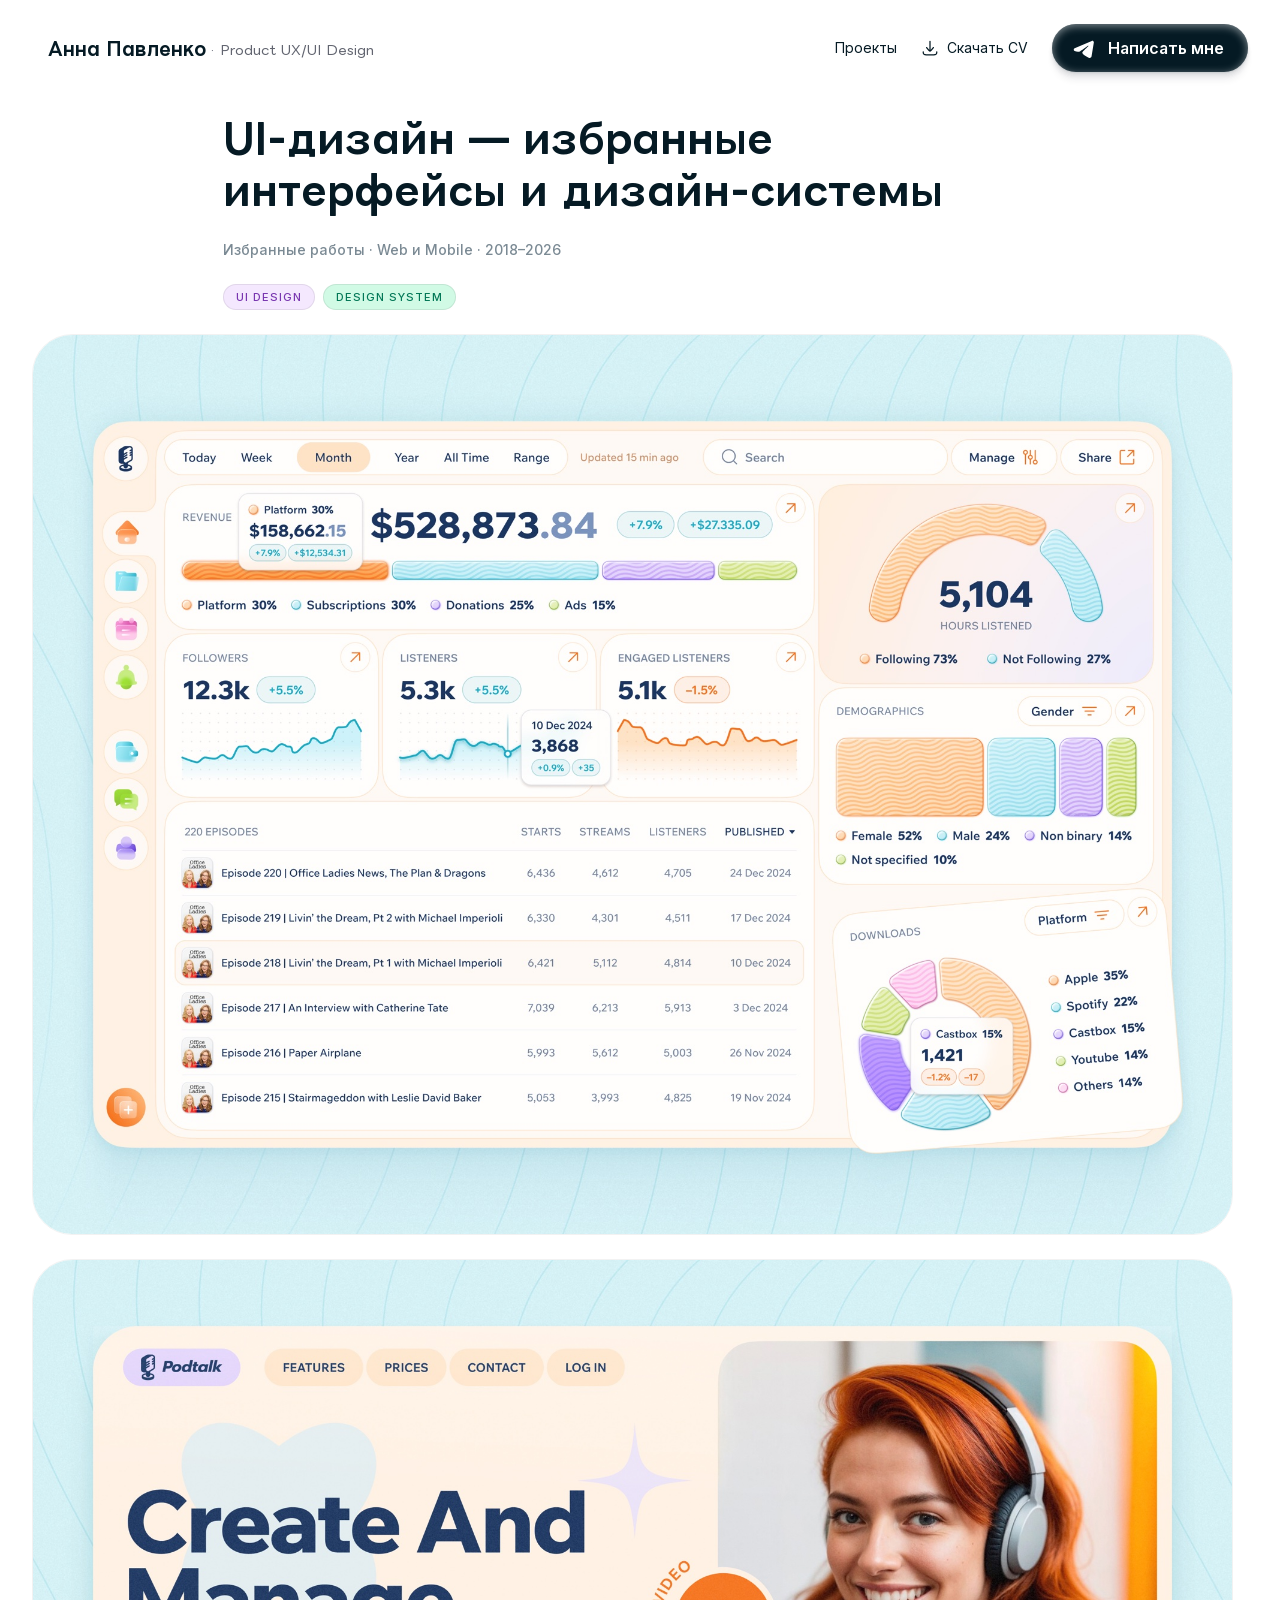
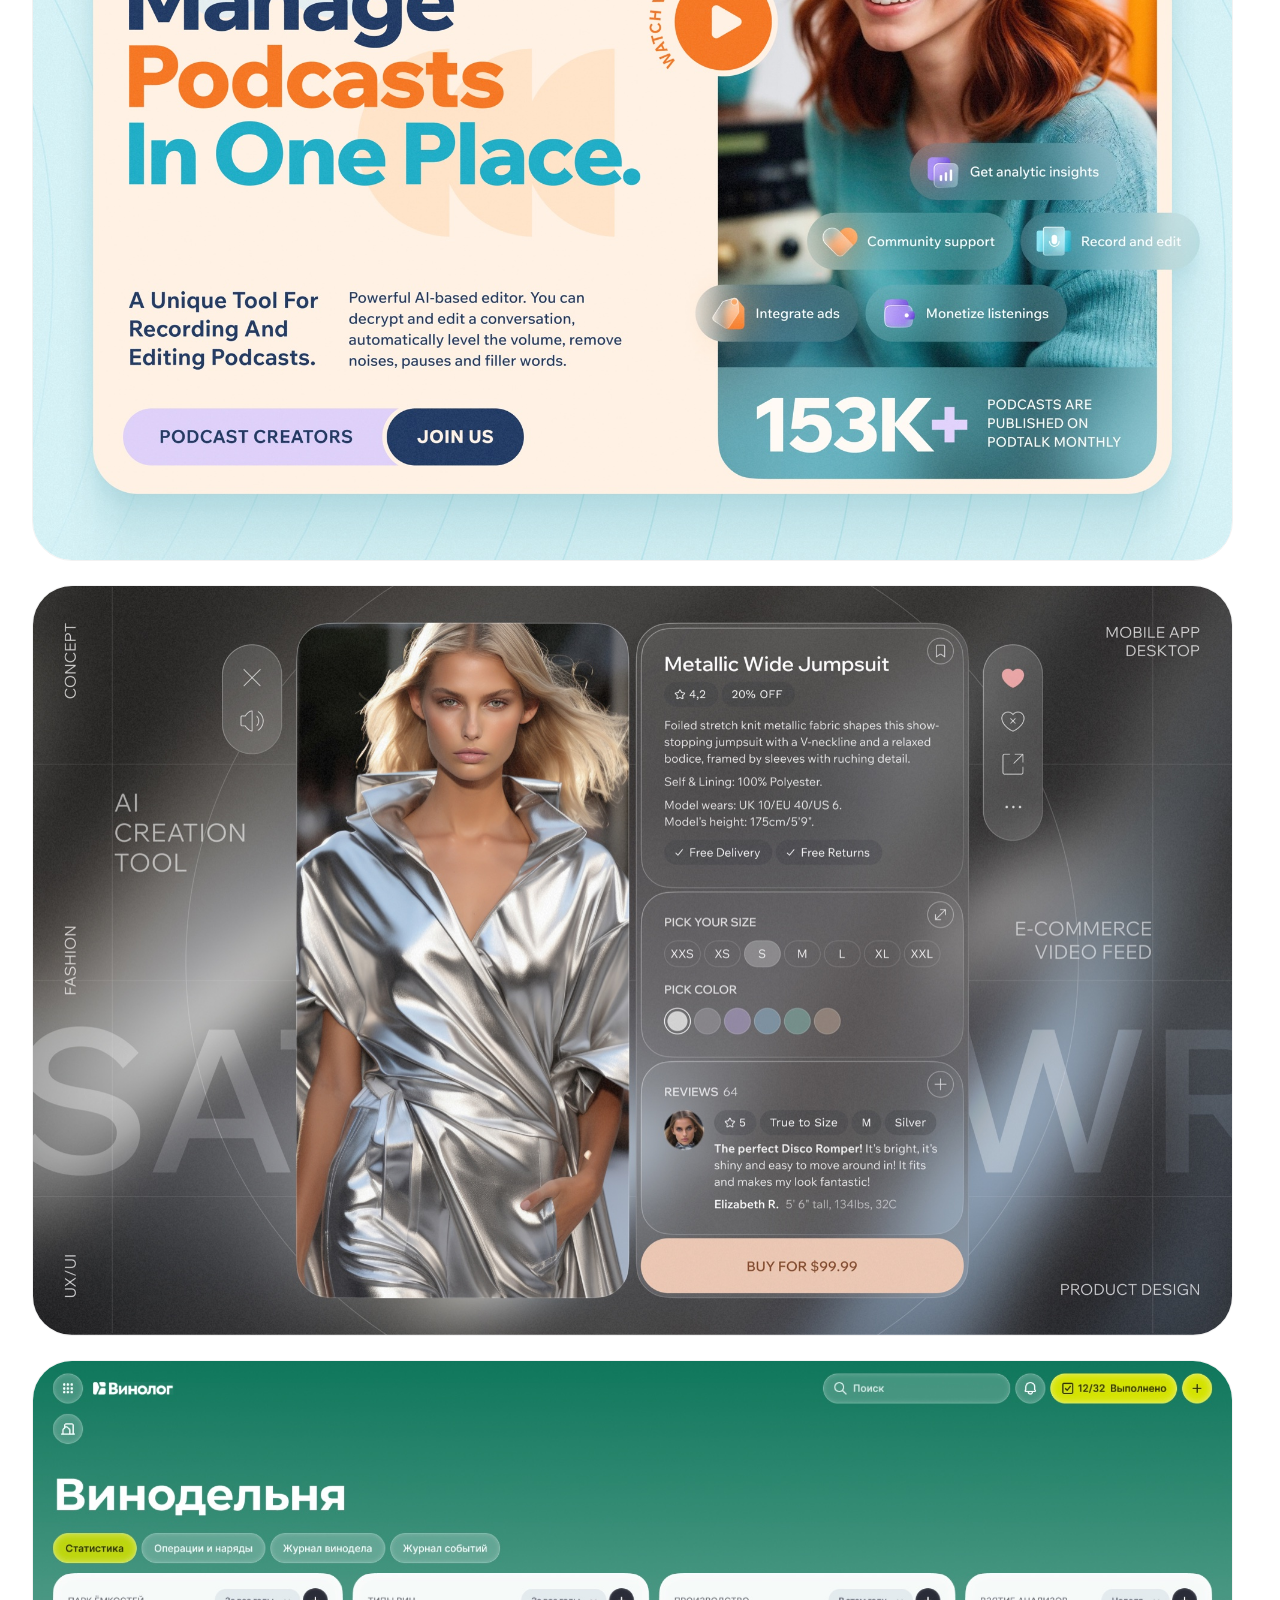
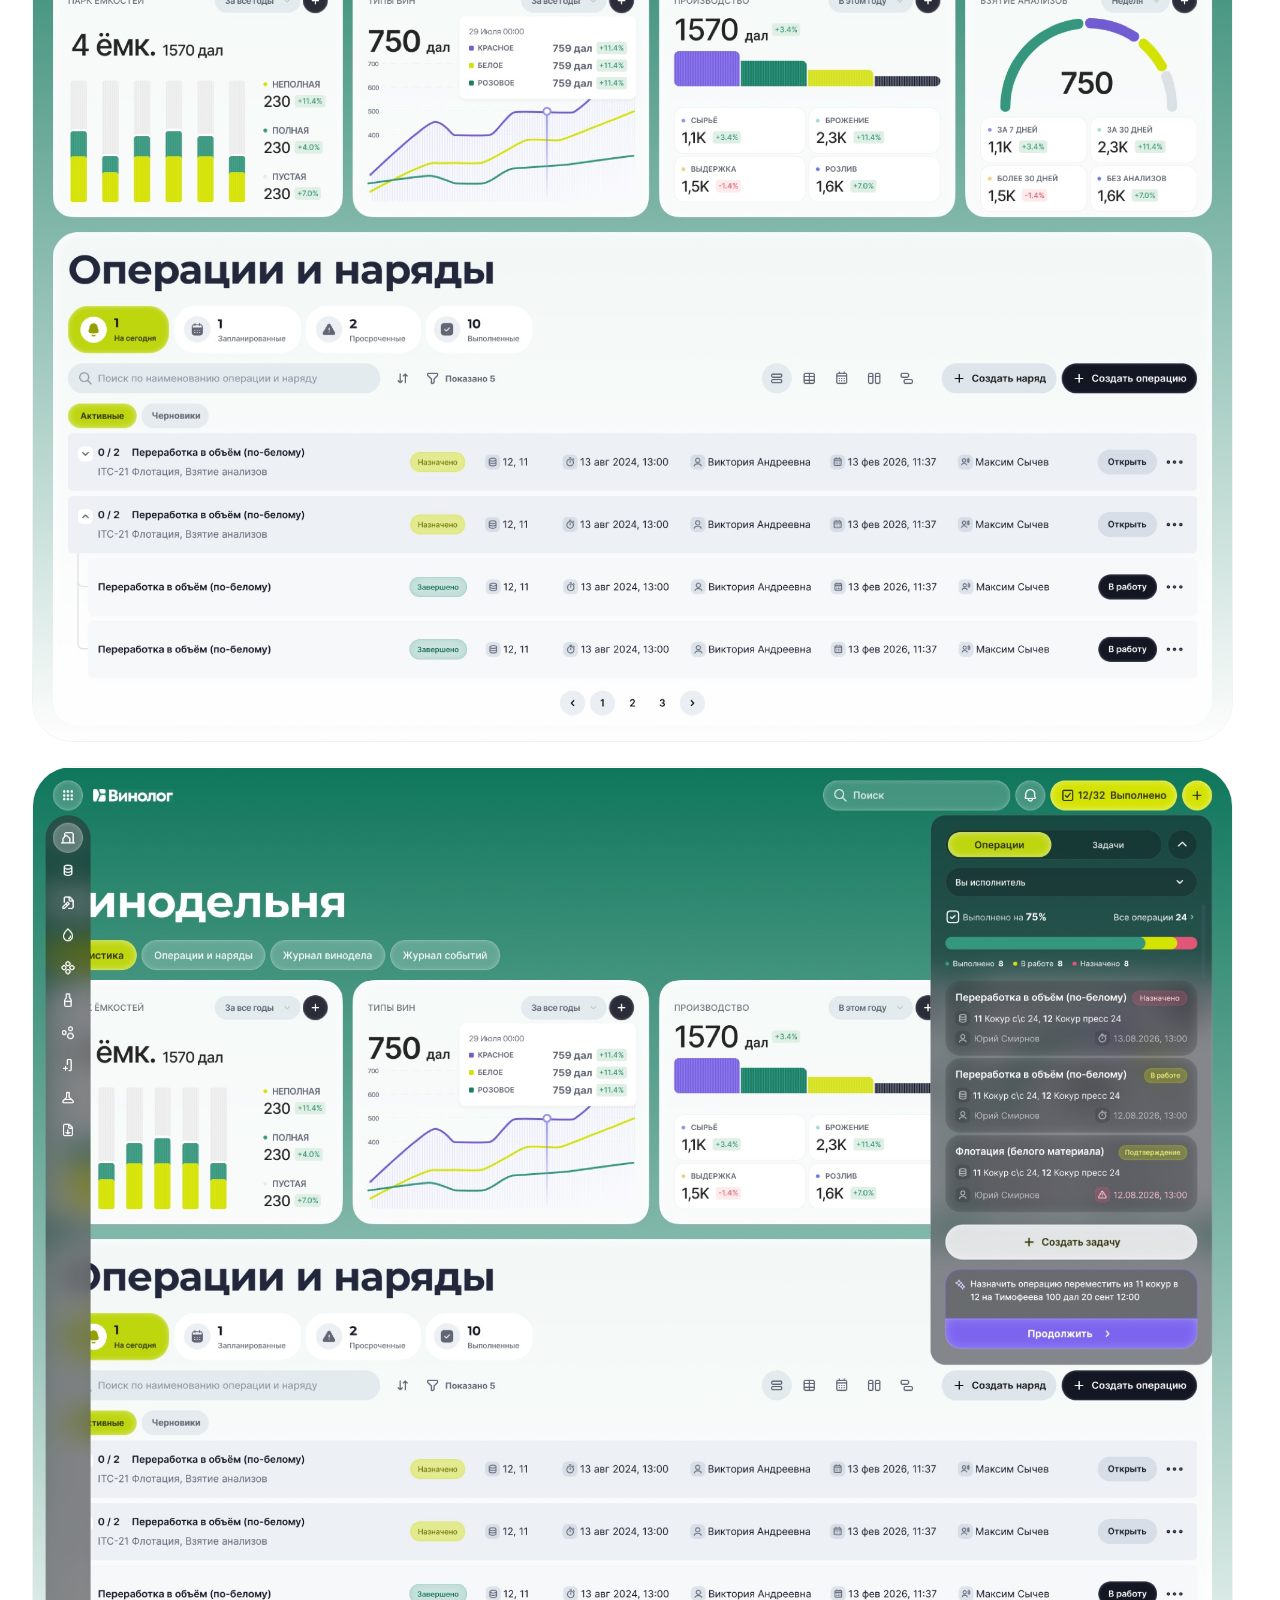
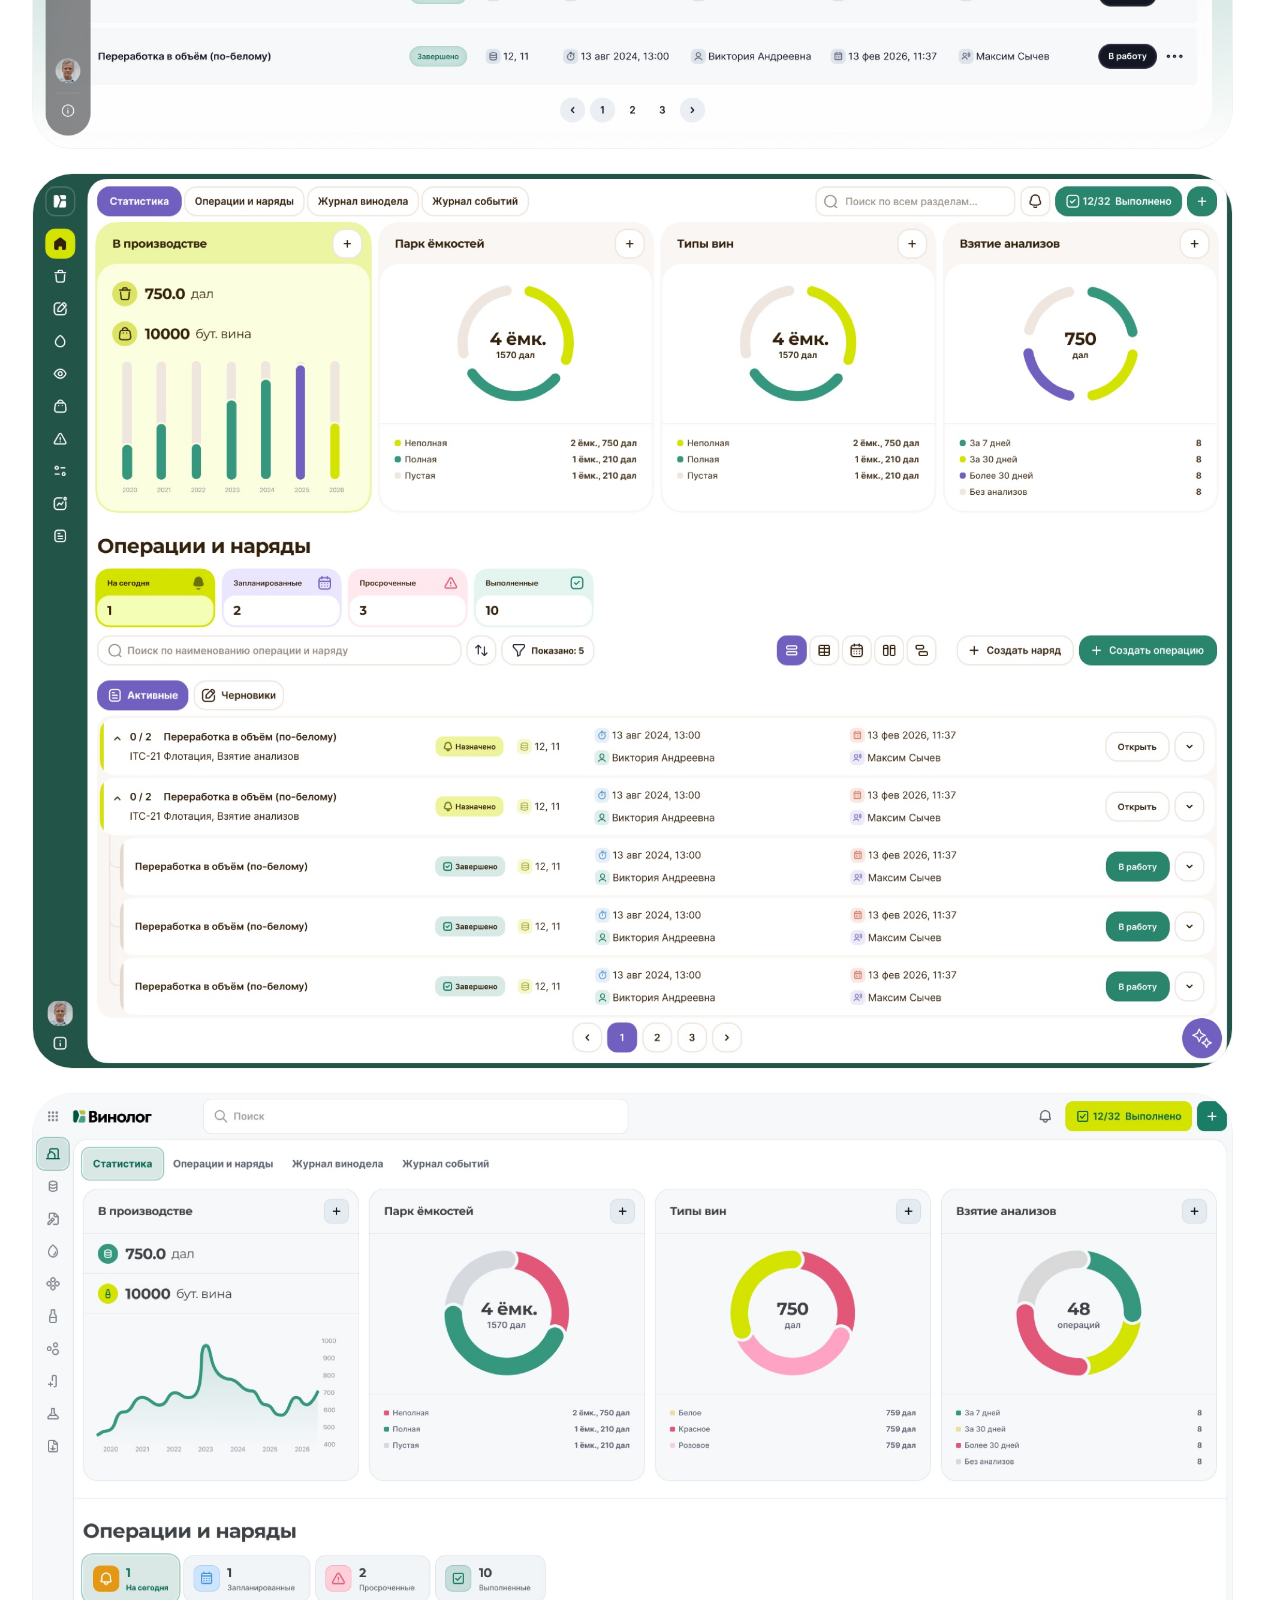
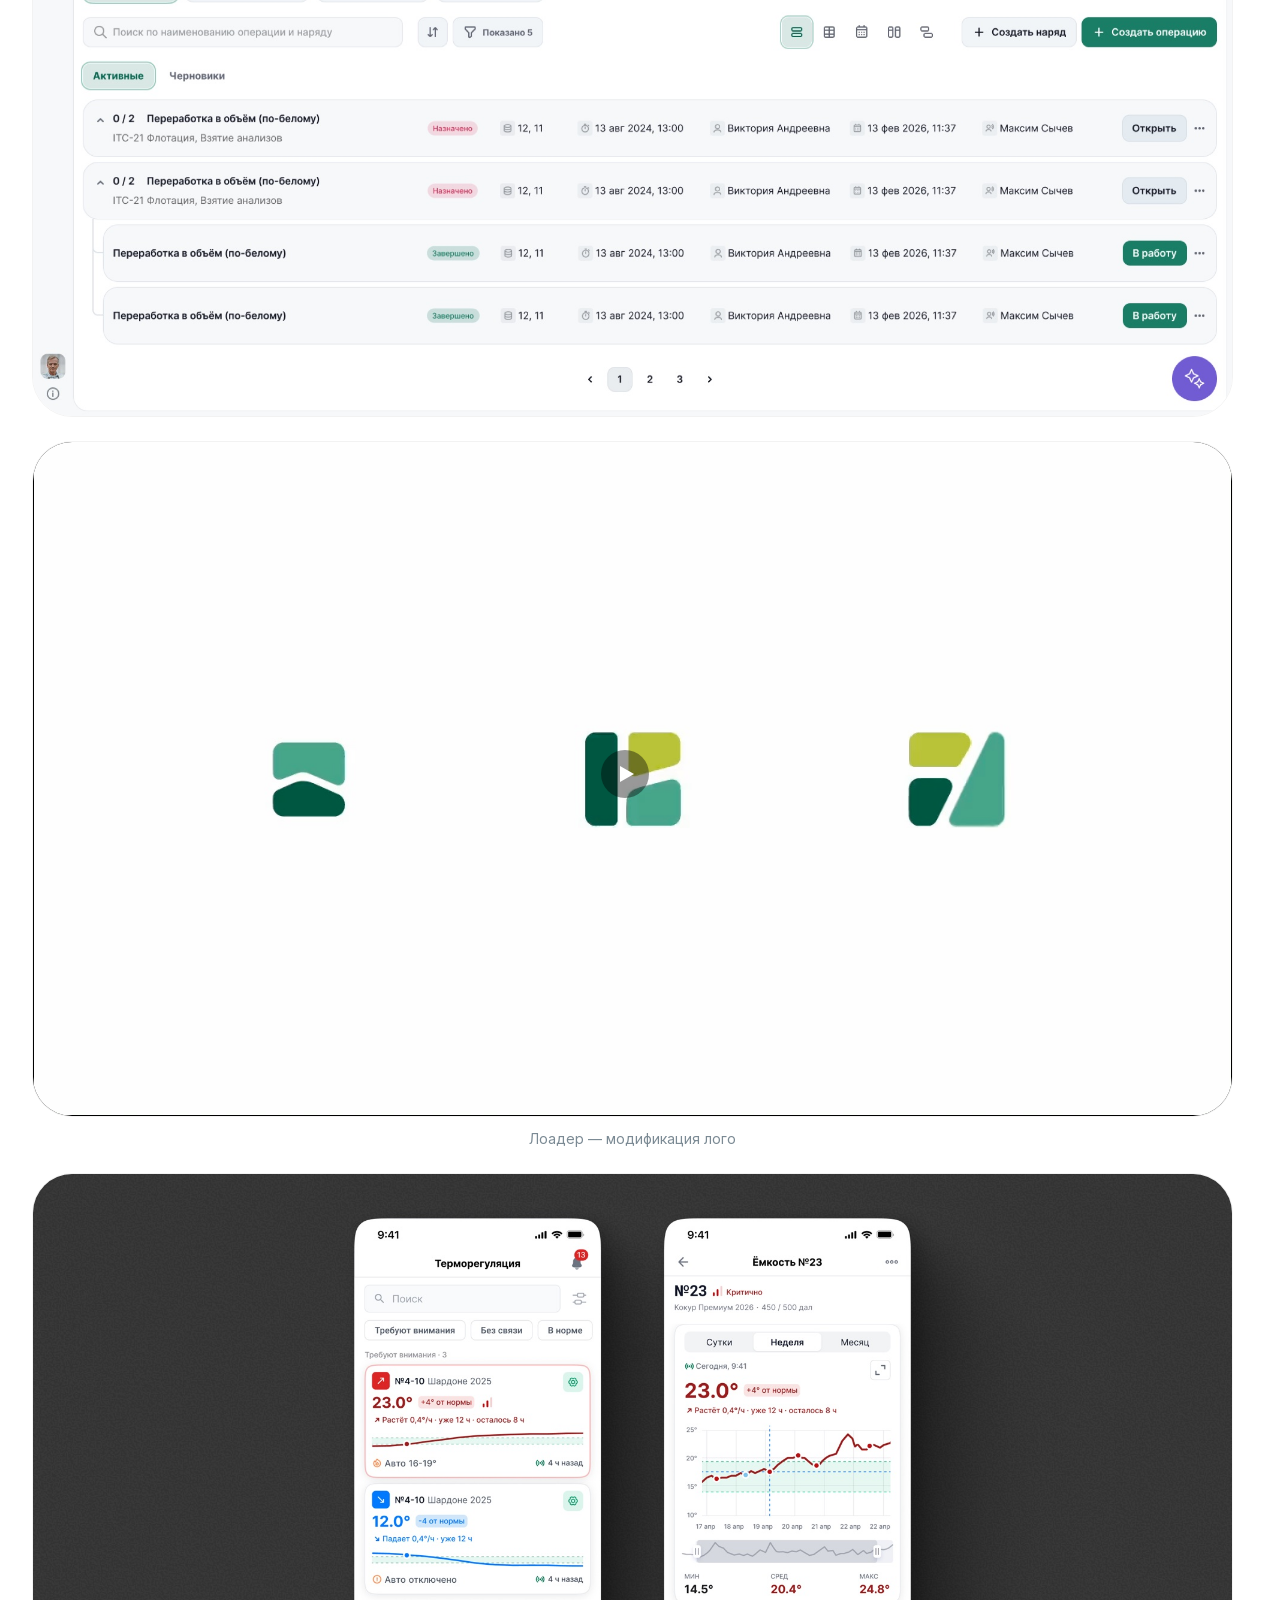
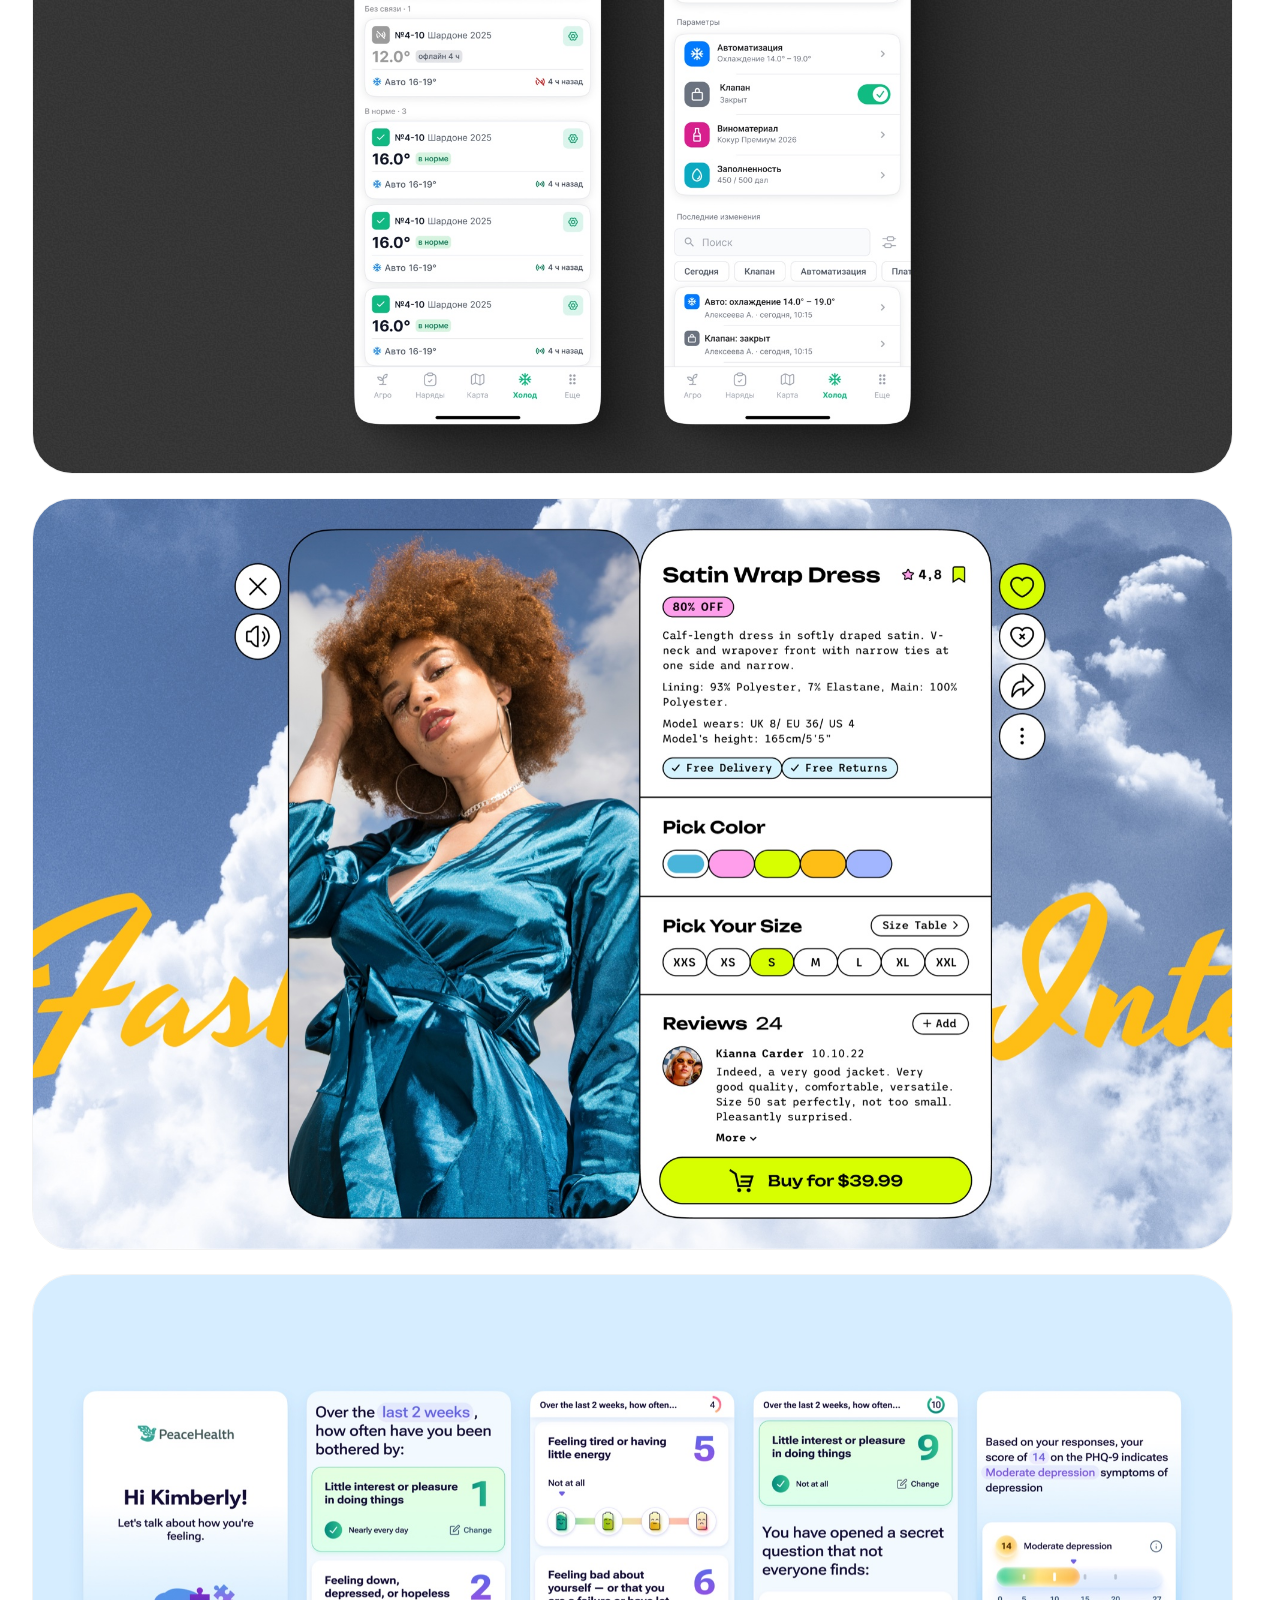
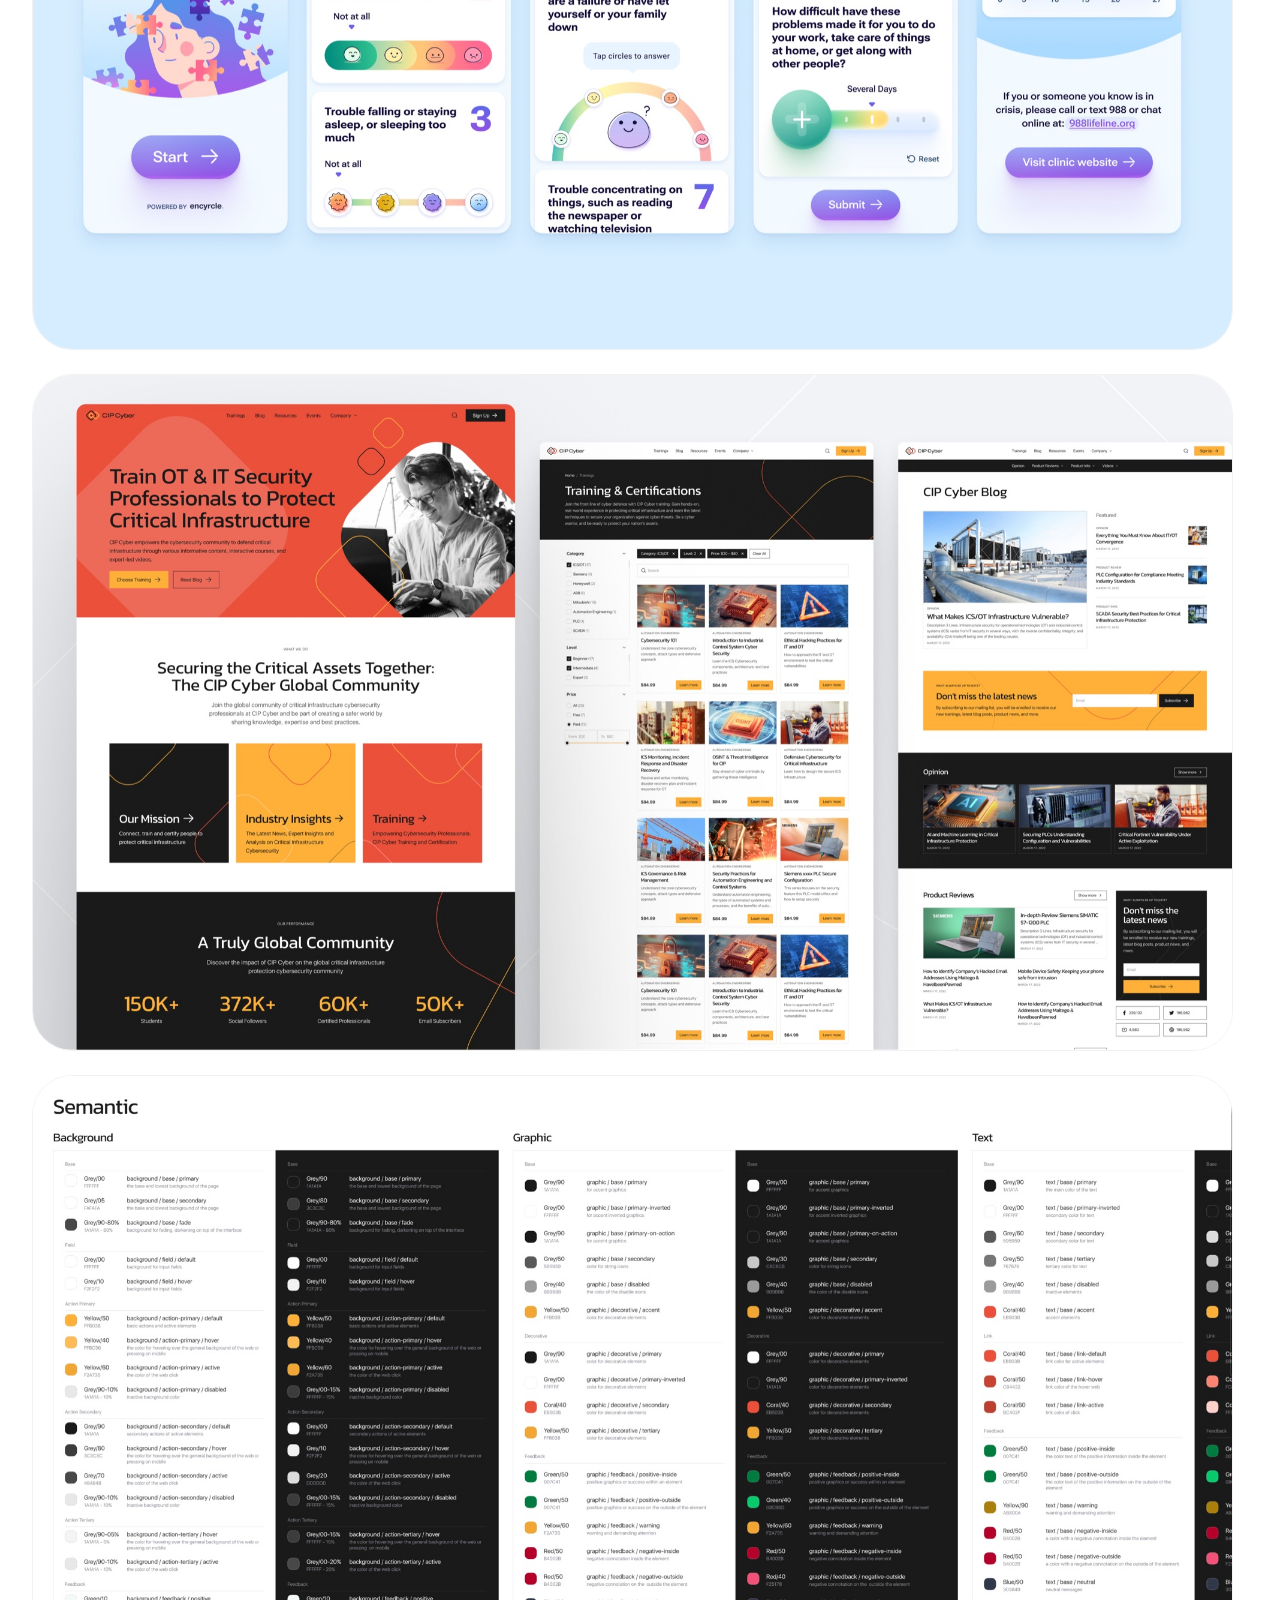
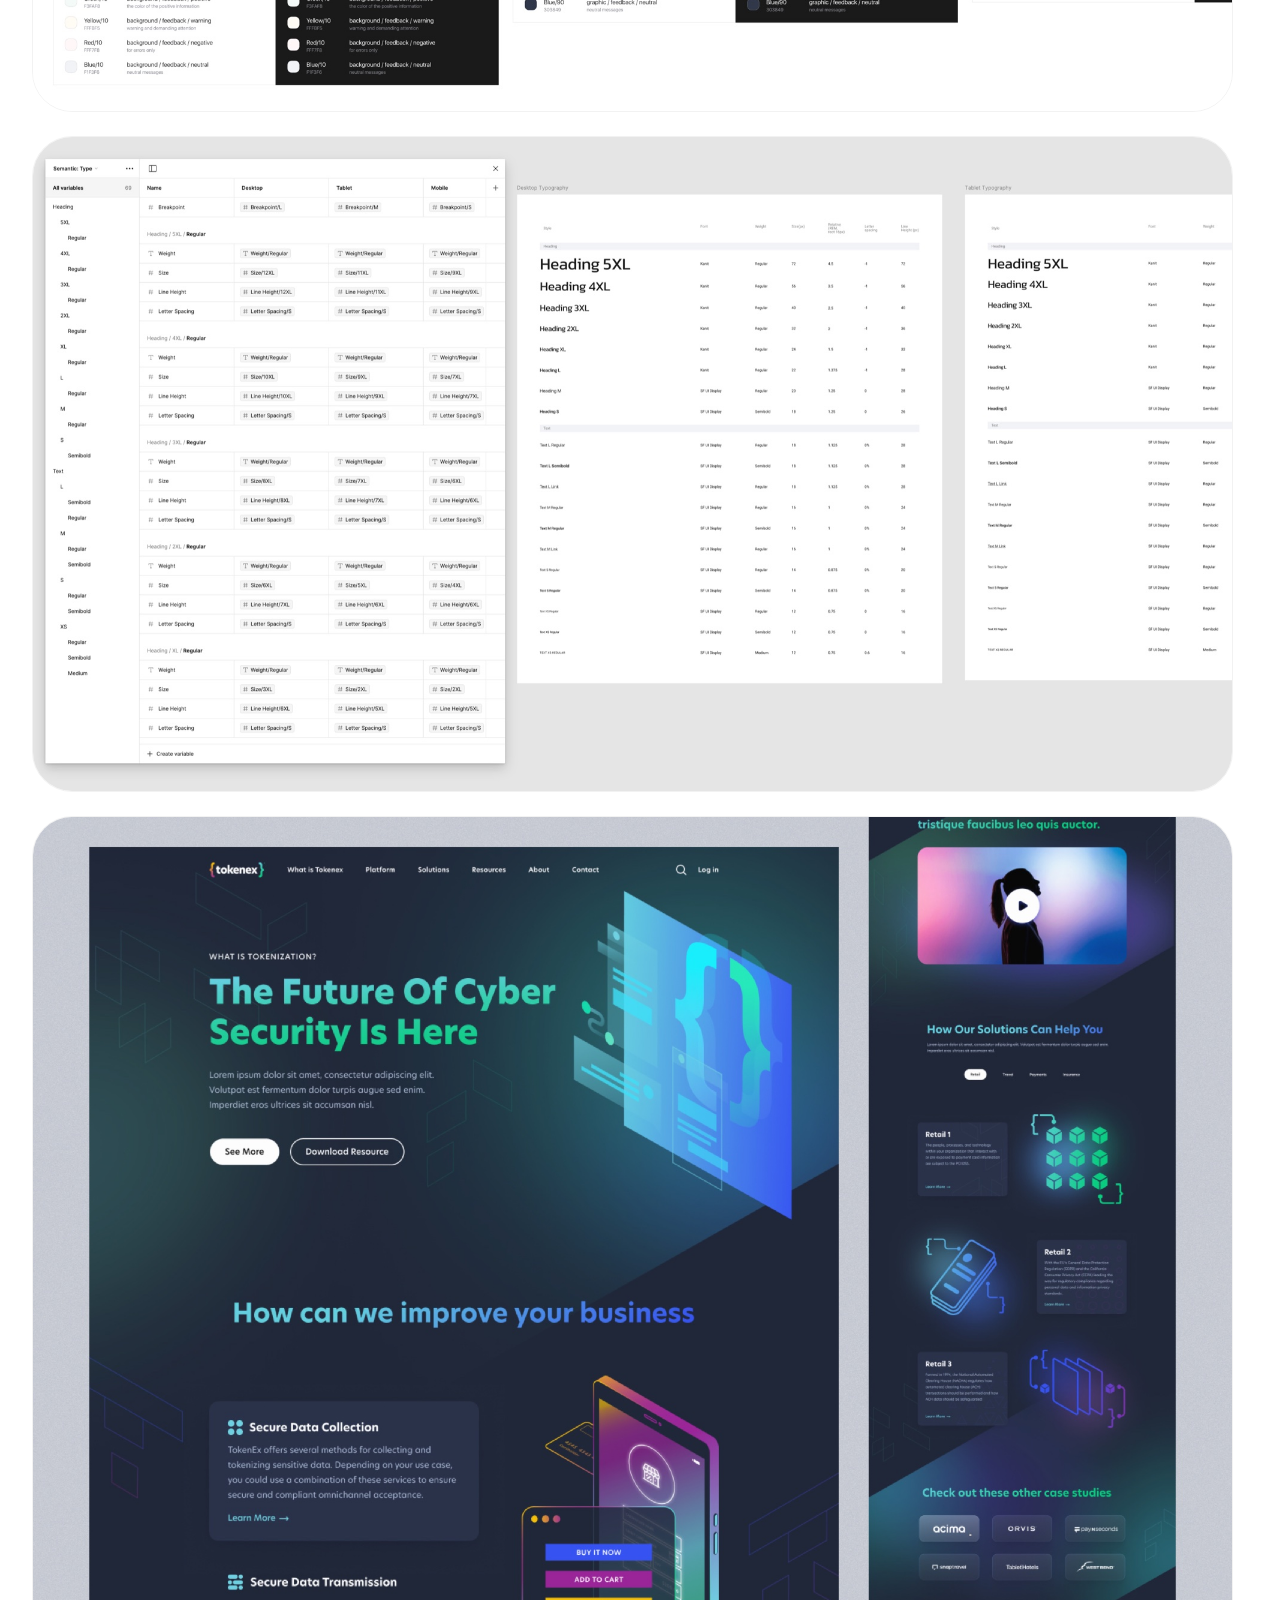
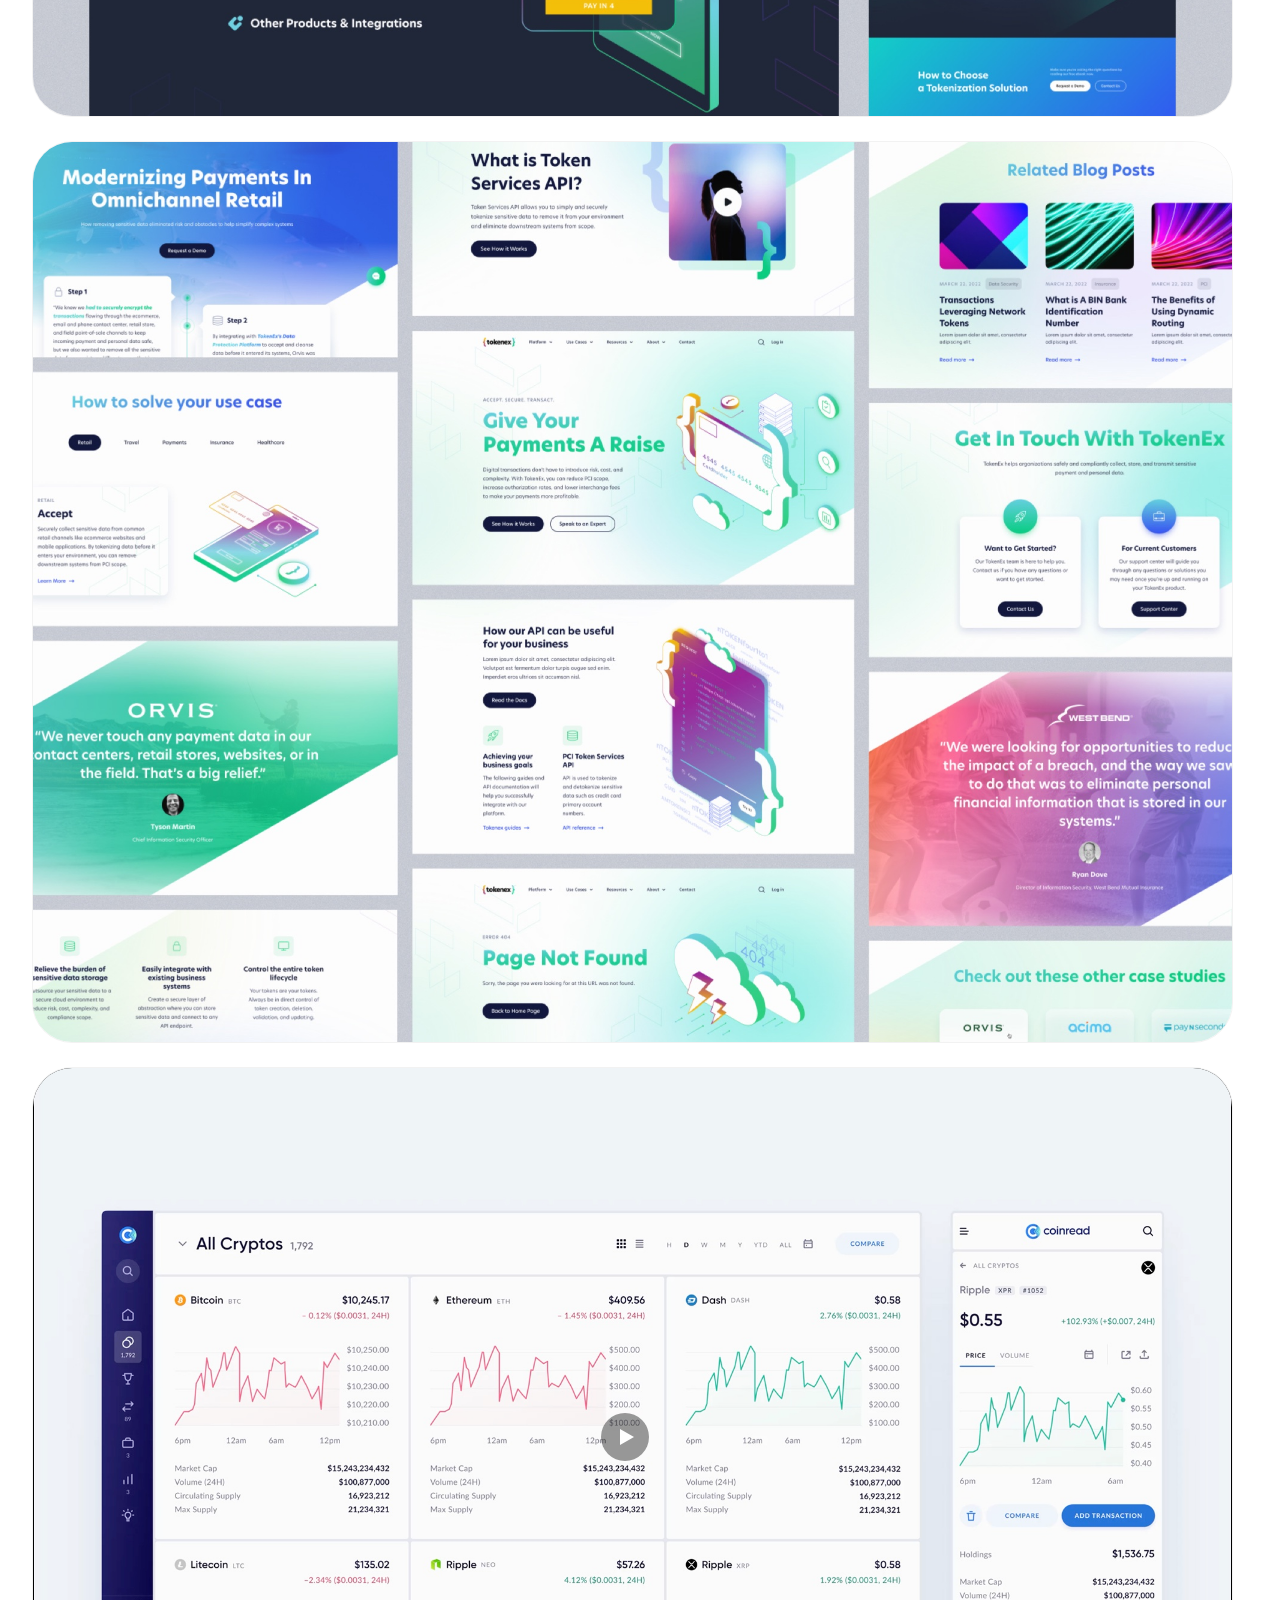
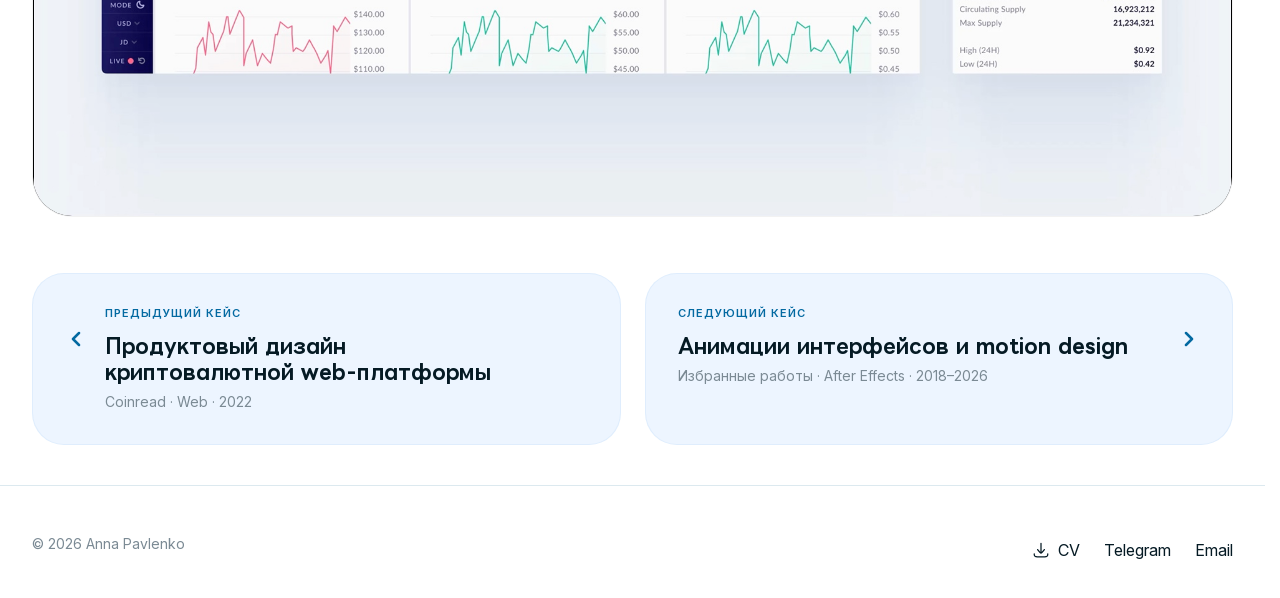
<file: projects/ui-design/index.html>
<!DOCTYPE html><html lang="ru" class="__variable_d18add"><head><meta charSet="utf-8"/><meta name="viewport" content="width=device-width, initial-scale=1"/><link rel="preload" href="/_next/static/media/0336a89fb4e7fc1d-s.p.woff2" as="font" crossorigin="" type="font/woff2"/><link rel="preload" as="image" href="/header/download.svg"/><link rel="preload" as="image" href="/header/telegram.svg"/><link rel="preload" as="image" href="/case-study/f365c.svg"/><link rel="preload" as="image" href="/case-study/e8a68.svg"/><link rel="stylesheet" href="/_next/static/css/a77494ed616c1e13.css" data-precedence="next"/><link rel="stylesheet" href="/_next/static/css/a1281ee937b2a462.css" data-precedence="next"/><link rel="stylesheet" href="/_next/static/css/a8e210cd2585e358.css" data-precedence="next"/><link rel="stylesheet" href="/_next/static/css/144978445694cc28.css" data-precedence="next"/><link rel="stylesheet" href="/_next/static/css/40828bb9d4d35c04.css" data-precedence="next"/><link rel="stylesheet" href="/_next/static/css/52859a80f5b30c94.css" data-precedence="next"/><link rel="preload" as="script" fetchPriority="low" href="/_next/static/chunks/webpack-a6104fa8d1556cdf.js"/><script src="/_next/static/chunks/fd9d1056-b11b2651f33aae7f.js" async=""></script><script src="/_next/static/chunks/117-d724553db90a2cbb.js" async=""></script><script src="/_next/static/chunks/main-app-ad5334f9c6920129.js" async=""></script><script src="/_next/static/chunks/448-6115dc82e62f569f.js" async=""></script><script src="/_next/static/chunks/145-a706dcd9dbee5123.js" async=""></script><script src="/_next/static/chunks/622-4f879ed77ea271b2.js" async=""></script><script src="/_next/static/chunks/655-d0f85aec4beb4dac.js" async=""></script><script src="/_next/static/chunks/733-91822280be6f2b6b.js" async=""></script><script src="/_next/static/chunks/app/projects/%5Bslug%5D/page-2445171f1aa4f0f1.js" async=""></script><script src="/_next/static/chunks/app/layout-6e2c98084edd7e2a.js" async=""></script><meta name="theme-color" media="(prefers-color-scheme: light)" content="#faf9f6"/><meta name="theme-color" media="(prefers-color-scheme: dark)" content="#0f0f10"/><title>UI-дизайн — избранные интерфейсы и дизайн-системы — Анна Павленко</title><meta name="description" content="UI-дизайн — избранные интерфейсы и дизайн-системы. Избранные работы · Web и Mobile · 2018–2026."/><meta name="author" content="Анна Павленко"/><meta name="keywords" content="Анна Павленко,Продуктовый дизайнер,UX/UI-дизайнер,Дизайн-системы,Портфолио"/><meta property="og:title" content="UI-дизайн — избранные интерфейсы и дизайн-системы — Анна Павленко"/><meta property="og:description" content="UI-дизайн — избранные интерфейсы и дизайн-системы. Избранные работы · Web и Mobile · 2018–2026."/><meta property="og:image" content="https://annaps-design.github.io/projects/ui-design/gallery-cover.png?v=f395f414"/><meta property="og:image:alt" content="UI-дизайн — избранные интерфейсы и дизайн-системы"/><meta name="twitter:card" content="summary_large_image"/><meta name="twitter:title" content="UI-дизайн — избранные интерфейсы и дизайн-системы — Анна Павленко"/><meta name="twitter:description" content="UI-дизайн — избранные интерфейсы и дизайн-системы. Избранные работы · Web и Mobile · 2018–2026."/><meta name="twitter:image" content="https://annaps-design.github.io/projects/ui-design/gallery-cover.png?v=f395f414"/><meta name="twitter:image:alt" content="UI-дизайн — избранные интерфейсы и дизайн-системы"/><link rel="icon" href="/favicon.ico?v=20261120" sizes="16x16 32x32 48x48"/><link rel="icon" href="/favicon.png?v=20261120" type="image/png" sizes="32x32"/><link rel="icon" href="/favicon.svg?v=20261120" type="image/svg+xml" sizes="any"/><link rel="apple-touch-icon" href="/apple-touch-icon.png?v=20261120" sizes="180x180"/><meta name="next-size-adjust"/><script>(function(){try{
    var t=localStorage.getItem('theme');
    if(t!=='light'&&t!=='dark'){t='light';}
    document.documentElement.dataset.theme=t;
    var l=localStorage.getItem('locale');
    if(l!=='en'&&l!=='ru'){l='ru';}
    document.documentElement.lang=l;
  }catch(e){}
  if(window.matchMedia('(prefers-reduced-motion: no-preference)').matches && 'IntersectionObserver' in window){
    document.documentElement.dataset.motion='ready';
    setTimeout(function(){
      if(!document.querySelector('[data-reveal-state]')) delete document.documentElement.dataset.motion;
    },4000);
  }
  })();</script><script src="/_next/static/chunks/polyfills-42372ed130431b0a.js" noModule=""></script></head><body class="min-h-dvh bg-canvas text-fg antialiased"><a href="#main" class="sr-only focus:not-sr-only focus:fixed focus:left-4 focus:top-4 focus:z-[200] focus:rounded-full focus:bg-fg focus:px-4 focus:py-2 focus:text-small focus:text-canvas">Skip to content</a><div class="portfolio-header-space" aria-hidden="true"></div><header class="portfolio-header" data-scrolled="false"><nav class="portfolio-nav" aria-label="Главная навигация"><a class="portfolio-identity" aria-label="Анна Павленко" href="/"><span class="portfolio-monogram" aria-hidden="true">АП</span><span class="portfolio-name">Анна Павленко</span><span class="portfolio-role">· Product UX/UI Design</span></a><div class="portfolio-nav-actions"><a class="portfolio-nav-link" href="/#projects"><span class="hover-copy"><span class="hover-word-mask"><span class="hover-word">Проекты<span class="hover-word-copy" aria-hidden="true">Проекты</span></span></span></span></a><a href="https://drive.google.com/file/d/1B96fQ1nGYfv91Ez7UOI6wGiYmQuzW_r_/view" target="_blank" rel="noopener noreferrer" class="portfolio-nav-link portfolio-cv"><img src="/header/download.svg" alt="" width="18" height="18"/><span class="portfolio-wide-label"><span class="hover-copy"><span class="hover-word-mask"><span class="hover-word">Скачать CV<span class="hover-word-copy" aria-hidden="true">Скачать CV</span></span></span></span></span><span class="portfolio-short-label"><span class="hover-copy"><span class="hover-word-mask"><span class="hover-word">CV<span class="hover-word-copy" aria-hidden="true">CV</span></span></span></span></span></a><a class="group inline-flex items-center justify-center gap-2 rounded-full font-medium transition-all duration-300 ease-premium select-none focus-visible:outline-none focus-visible:ring-2 focus-visible:ring-accent focus-visible:ring-offset-2 focus-visible:ring-offset-canvas disabled:pointer-events-none disabled:opacity-50 active:scale-[0.98] bg-accent text-accent-fg hover:bg-accent-strong h-11 px-5 text-small portfolio-header-contact" href="https://t.me/annyalta" target="_blank" rel="noopener noreferrer"><img src="/header/telegram.svg" alt="" width="24" height="24"/><span class="portfolio-wide-label"><span class="hover-copy"><span class="hover-word-mask"><span class="hover-word">Написать мне<span class="hover-word-copy" aria-hidden="true">Написать мне</span></span></span></span></span><span class="portfolio-short-label"><span class="hover-copy"><span class="hover-word-mask"><span class="hover-word">Написать<span class="hover-word-copy" aria-hidden="true">Написать</span></span></span></span></span></a></div></nav></header><div><main id="main"><article class="editorial-case" data-case="ui-design" aria-labelledby="case-title"><header class="case-column case-intro"><h1 id="case-title" data-reveal="heading"><span class="reveal-word-mask"><span class="reveal-word">UI-дизайн —</span></span> <span class="reveal-word-mask"><span class="reveal-word">избранные</span></span> <span class="reveal-word-mask"><span class="reveal-word">интерфейсы</span></span> <span class="reveal-word-mask"><span class="reveal-word">и дизайн-системы</span></span></h1><p data-reveal="block" class="case-meta">Избранные работы · Web и Mobile · 2018–2026</p><div class="case-tags"><span data-reveal="block" class="tag-chip inline-flex items-center rounded-full px-2.5 py-1.5 text-[0.6875rem] font-medium uppercase leading-none tracking-[0.05em] chip-violet">UI Design</span><span data-reveal="block" class="tag-chip inline-flex items-center rounded-full px-2.5 py-1.5 text-[0.6875rem] font-medium uppercase leading-none tracking-[0.05em] chip-emerald">Design System</span></div></header><div data-case-block="media" data-source-node="5b977fe7-15e8-83bd-9196-01d1d6b075c9" class="case-media" data-columns="1" style="--media-before:0px;--media-after:0px"><div class="gallery-grid flex flex-wrap justify-center gap-4" data-columns="1"><figure data-reveal="block" class="gallery-figure group w-full"><button type="button" class="gallery-trigger gallery-thumbnail relative block w-full overflow-hidden rounded-2xl bg-surface-2 focus-visible:outline-none focus-visible:ring-2 focus-visible:ring-accent focus-visible:ring-offset-2 focus-visible:ring-offset-canvas" aria-label="Дашборд платформы для подкастов" aria-haspopup="dialog"><span class="gallery-preview block aspect-[4/3]" style="aspect-ratio:3500 / 2625"><img alt="Дашборд платформы для подкастов" loading="lazy" decoding="async" data-nimg="fill" class="object-cover " style="position:absolute;height:100%;width:100%;left:0;top:0;right:0;bottom:0;color:transparent" src="/projects/ui-design/podcast-dashboard-preview.jpg"/></span></button></figure></div></div><div data-case-block="media" data-source-node="96777fe7-15e8-83b0-8d21-015cf257aa66" class="case-media" data-columns="1" style="--media-before:0px;--media-after:0px"><div class="gallery-grid flex flex-wrap justify-center gap-4" data-columns="1"><figure data-reveal="block" class="gallery-figure group w-full"><button type="button" class="gallery-trigger gallery-thumbnail relative block w-full overflow-hidden rounded-2xl bg-surface-2 focus-visible:outline-none focus-visible:ring-2 focus-visible:ring-accent focus-visible:ring-offset-2 focus-visible:ring-offset-canvas" aria-label="Главная страница платформы для подкастов" aria-haspopup="dialog"><span class="gallery-preview block aspect-[4/3]" style="aspect-ratio:3000 / 2250"><img alt="Главная страница платформы для подкастов" loading="lazy" decoding="async" data-nimg="fill" class="object-cover " style="position:absolute;height:100%;width:100%;left:0;top:0;right:0;bottom:0;color:transparent" src="/projects/ui-design/podcast-web-preview.jpg"/></span></button></figure></div></div><div data-case-block="media" data-source-node="ab577fe7-15e8-831a-a4b5-01939bf524cb" class="case-media" data-columns="1" style="--media-before:0px;--media-after:0px"><div class="gallery-grid flex flex-wrap justify-center gap-4" data-columns="1"><figure data-reveal="block" class="gallery-figure group w-full"><button type="button" class="gallery-trigger gallery-thumbnail relative block w-full overflow-hidden rounded-2xl bg-surface-2 focus-visible:outline-none focus-visible:ring-2 focus-visible:ring-accent focus-visible:ring-offset-2 focus-visible:ring-offset-canvas" aria-label="Мобильная видеолента для покупок" aria-haspopup="dialog"><span class="gallery-preview block aspect-[4/3]" style="aspect-ratio:3500 / 2188"><img alt="Мобильная видеолента для покупок" loading="lazy" decoding="async" data-nimg="fill" class="object-cover " style="position:absolute;height:100%;width:100%;left:0;top:0;right:0;bottom:0;color:transparent" src="/projects/ui-design/video-feed-preview.jpg"/></span></button></figure></div></div><div data-case-block="media" data-source-node="f7c77fe7-15e8-830b-b2c2-81baf6e8e425" class="case-media" data-columns="1" style="--media-before:0px;--media-after:0px"><div class="gallery-grid flex flex-wrap justify-center gap-4" data-columns="1"><figure data-reveal="block" class="gallery-figure group w-full"><button type="button" class="gallery-trigger gallery-thumbnail relative block w-full overflow-hidden rounded-2xl bg-surface-2 focus-visible:outline-none focus-visible:ring-2 focus-visible:ring-accent focus-visible:ring-offset-2 focus-visible:ring-offset-canvas" aria-label="Винодельня — дашборд операций и нарядов" aria-haspopup="dialog"><span class="gallery-preview block aspect-[4/3]" style="aspect-ratio:1920 / 1570"><img alt="Винодельня — дашборд операций и нарядов" loading="lazy" decoding="async" data-nimg="fill" class="object-cover " style="position:absolute;height:100%;width:100%;left:0;top:0;right:0;bottom:0;color:transparent" src="/projects/ui-design/operations-light-preview.jpg"/></span></button></figure></div></div><div data-case-block="media" data-source-node="da777fe7-15e8-8368-8cc0-816c299216ff" class="case-media" data-columns="1" style="--media-before:0px;--media-after:0px"><div class="gallery-grid flex flex-wrap justify-center gap-4" data-columns="1"><figure data-reveal="block" class="gallery-figure group w-full"><button type="button" class="gallery-trigger gallery-thumbnail relative block w-full overflow-hidden rounded-2xl bg-surface-2 focus-visible:outline-none focus-visible:ring-2 focus-visible:ring-accent focus-visible:ring-offset-2 focus-visible:ring-offset-canvas" aria-label="Винодельня — дашборд с панелью фильтров" aria-haspopup="dialog"><span class="gallery-preview block aspect-[4/3]" style="aspect-ratio:1920 / 1570"><img alt="Винодельня — дашборд с панелью фильтров" loading="lazy" decoding="async" data-nimg="fill" class="object-cover " style="position:absolute;height:100%;width:100%;left:0;top:0;right:0;bottom:0;color:transparent" src="/projects/ui-design/operations-dark-preview.jpg"/></span></button></figure></div></div><div data-case-block="media" data-source-node="5ad77fe7-15e8-83fa-8905-8191dd349d6c" class="case-media" data-columns="1" style="--media-before:0px;--media-after:0px"><div class="gallery-grid flex flex-wrap justify-center gap-4" data-columns="1"><figure data-reveal="block" class="gallery-figure group w-full"><button type="button" class="gallery-trigger gallery-thumbnail relative block w-full overflow-hidden rounded-2xl bg-surface-2 focus-visible:outline-none focus-visible:ring-2 focus-visible:ring-accent focus-visible:ring-offset-2 focus-visible:ring-offset-canvas" aria-label="Винодельня — вариант дашборда с аналитикой" aria-haspopup="dialog"><span class="gallery-preview block aspect-[4/3]" style="aspect-ratio:1920 / 1432"><img alt="Винодельня — вариант дашборда с аналитикой" loading="lazy" decoding="async" data-nimg="fill" class="object-cover " style="position:absolute;height:100%;width:100%;left:0;top:0;right:0;bottom:0;color:transparent" src="/projects/ui-design/operations-categories-preview.jpg"/></span></button></figure></div></div><div data-case-block="media" data-source-node="2be77fe7-15e8-82b6-8521-01d44dcc5af2" class="case-media" data-columns="1" style="--media-before:0px;--media-after:0px"><div class="gallery-grid flex flex-wrap justify-center gap-4" data-columns="1"><figure data-reveal="block" class="gallery-figure group w-full"><button type="button" class="gallery-trigger gallery-thumbnail relative block w-full overflow-hidden rounded-2xl bg-surface-2 focus-visible:outline-none focus-visible:ring-2 focus-visible:ring-accent focus-visible:ring-offset-2 focus-visible:ring-offset-canvas" aria-label="Винодельня — вариант интерфейса операций" aria-haspopup="dialog"><span class="gallery-preview block aspect-[4/3]" style="aspect-ratio:1920 / 1477"><img alt="Винодельня — вариант интерфейса операций" loading="lazy" decoding="async" data-nimg="fill" class="object-cover " style="position:absolute;height:100%;width:100%;left:0;top:0;right:0;bottom:0;color:transparent" src="/projects/ui-design/operations-history-preview.jpg"/></span></button></figure></div></div><div data-case-block="media" data-source-node="fe877fe7-15e8-8364-9e4e-81d56fe81bcc" class="case-media" data-columns="1" style="--media-before:0px;--media-after:0px"><figure data-reveal="block"><div class="case-video" style="aspect-ratio:1490 / 838"><video src="/projects/ui-design/logo-loader.mp4" poster="/projects/ui-design/logo-loader-poster.jpg" muted="" playsInline="" preload="none" aria-label="Лоадер — модификация лого"></video><button type="button" class="case-video-play" aria-label="Воспроизвести прототип"><img src="/case-study/f365c.svg" alt="" width="48" height="48"/><img src="/case-study/e8a68.svg" alt="" width="16" height="18"/></button></div><figcaption class="case-media-caption">Лоадер — модификация лого</figcaption></figure></div><div data-case-block="media" data-source-node="6af77fe7-15e8-82b2-a954-01a5566d435e" class="case-media" data-columns="1" style="--media-before:0px;--media-after:0px"><div class="gallery-grid flex flex-wrap justify-center gap-4" data-columns="1"><figure data-reveal="block" class="gallery-figure group w-full"><button type="button" class="gallery-trigger gallery-thumbnail relative block w-full overflow-hidden rounded-2xl bg-surface-2 focus-visible:outline-none focus-visible:ring-2 focus-visible:ring-accent focus-visible:ring-offset-2 focus-visible:ring-offset-canvas" aria-label="Мобильный интерфейс: список и карточка с графиком" aria-haspopup="dialog"><span class="gallery-preview block aspect-[4/3]" style="aspect-ratio:3000 / 2250"><img alt="Мобильный интерфейс: список и карточка с графиком" loading="lazy" decoding="async" data-nimg="fill" class="object-cover " style="position:absolute;height:100%;width:100%;left:0;top:0;right:0;bottom:0;color:transparent" src="/projects/ui-design/interface-slide-preview.jpg"/></span></button></figure></div></div><div data-case-block="media" data-source-node="d3277fe7-15e8-823e-b9fe-81d506c16c68" class="case-media" data-columns="1" style="--media-before:0px;--media-after:0px"><div class="gallery-grid flex flex-wrap justify-center gap-4" data-columns="1"><figure data-reveal="block" class="gallery-figure group w-full"><button type="button" class="gallery-trigger gallery-thumbnail relative block w-full overflow-hidden rounded-2xl bg-surface-2 focus-visible:outline-none focus-visible:ring-2 focus-visible:ring-accent focus-visible:ring-offset-2 focus-visible:ring-offset-canvas" aria-label="Карточка товара в видеоленте" aria-haspopup="dialog"><span class="gallery-preview block aspect-[4/3]" style="aspect-ratio:2500 / 1563"><img alt="Карточка товара в видеоленте" loading="lazy" decoding="async" data-nimg="fill" class="object-cover " style="position:absolute;height:100%;width:100%;left:0;top:0;right:0;bottom:0;color:transparent" src="/projects/ui-design/interface-default-preview.jpg"/></span></button></figure></div></div><div data-case-block="media" data-source-node="5e077fe7-15e8-82ad-90b1-8146dfd1847e" class="case-media" data-columns="1" style="--media-before:0px;--media-after:0px"><div class="gallery-grid flex flex-wrap justify-center gap-4" data-columns="1"><figure data-reveal="block" class="gallery-figure group w-full"><button type="button" class="gallery-trigger gallery-thumbnail relative block w-full overflow-hidden rounded-2xl bg-surface-2 focus-visible:outline-none focus-visible:ring-2 focus-visible:ring-accent focus-visible:ring-offset-2 focus-visible:ring-offset-canvas" aria-label="Мобильный опрос о самочувствии" aria-haspopup="dialog"><span class="gallery-preview block aspect-[4/3]" style="aspect-ratio:3500 / 1968"><img alt="Мобильный опрос о самочувствии" loading="lazy" decoding="async" data-nimg="fill" class="object-cover " style="position:absolute;height:100%;width:100%;left:0;top:0;right:0;bottom:0;color:transparent" src="/projects/ui-design/survey-preview.jpg"/></span></button></figure></div></div><div data-case-block="media" data-source-node="fd377fe7-15e8-8213-ac08-01a293485353" class="case-media" data-columns="1" style="--media-before:0px;--media-after:0px"><div class="gallery-grid flex flex-wrap justify-center gap-4" data-columns="1"><figure data-reveal="block" class="gallery-figure group w-full"><button type="button" class="gallery-trigger gallery-thumbnail relative block w-full overflow-hidden rounded-2xl bg-surface-2 focus-visible:outline-none focus-visible:ring-2 focus-visible:ring-accent focus-visible:ring-offset-2 focus-visible:ring-offset-canvas" aria-label="Сайт платформы обучения кибербезопасности" aria-haspopup="dialog"><span class="gallery-preview block aspect-[4/3]" style="aspect-ratio:4250 / 2392"><img alt="Сайт платформы обучения кибербезопасности" loading="lazy" decoding="async" data-nimg="fill" class="object-cover " style="position:absolute;height:100%;width:100%;left:0;top:0;right:0;bottom:0;color:transparent" src="/projects/ui-design/design-system-preview.jpg"/></span></button></figure></div></div><div data-case-block="media" data-source-node="bc177fe7-15e8-82f0-813f-81c86dac61ab" class="case-media" data-columns="1" style="--media-before:0px;--media-after:0px"><div class="gallery-grid flex flex-wrap justify-center gap-4" data-columns="1"><figure data-reveal="block" class="gallery-figure group w-full"><button type="button" class="gallery-trigger gallery-thumbnail relative block w-full overflow-hidden rounded-2xl bg-surface-2 focus-visible:outline-none focus-visible:ring-2 focus-visible:ring-accent focus-visible:ring-offset-2 focus-visible:ring-offset-canvas" aria-label="Дизайн-система — семантические цветовые токены" aria-haspopup="dialog"><span class="gallery-preview block aspect-[4/3]" style="aspect-ratio:2547 / 1350"><img alt="Дизайн-система — семантические цветовые токены" loading="lazy" decoding="async" data-nimg="fill" class="object-cover " style="position:absolute;height:100%;width:100%;left:0;top:0;right:0;bottom:0;color:transparent" src="/projects/ui-design/interface-07-preview.jpg"/></span></button></figure></div></div><div data-case-block="media" data-source-node="76977fe7-15e8-8333-9496-816bafab5b77" class="case-media" data-columns="1" style="--media-before:0px;--media-after:0px"><div class="gallery-grid flex flex-wrap justify-center gap-4" data-columns="1"><figure data-reveal="block" class="gallery-figure group w-full"><button type="button" class="gallery-trigger gallery-thumbnail relative block w-full overflow-hidden rounded-2xl bg-surface-2 focus-visible:outline-none focus-visible:ring-2 focus-visible:ring-accent focus-visible:ring-offset-2 focus-visible:ring-offset-canvas" aria-label="Дизайн-система — типографика" aria-haspopup="dialog"><span class="gallery-preview block aspect-[4/3]" style="aspect-ratio:2545 / 1388"><img alt="Дизайн-система — типографика" loading="lazy" decoding="async" data-nimg="fill" class="object-cover " style="position:absolute;height:100%;width:100%;left:0;top:0;right:0;bottom:0;color:transparent" src="/projects/ui-design/interface-08-preview.jpg"/></span></button></figure></div></div><div data-case-block="media" data-source-node="e1b77fe7-15e8-8300-86f5-812aaa9fd275" class="case-media" data-columns="1" style="--media-before:0px;--media-after:0px"><div class="gallery-grid flex flex-wrap justify-center gap-4" data-columns="1"><figure data-reveal="block" class="gallery-figure group w-full"><button type="button" class="gallery-trigger gallery-thumbnail relative block w-full overflow-hidden rounded-2xl bg-surface-2 focus-visible:outline-none focus-visible:ring-2 focus-visible:ring-accent focus-visible:ring-offset-2 focus-visible:ring-offset-canvas" aria-label="Сайт о кибербезопасности — варианты дизайна" aria-haspopup="dialog"><span class="gallery-preview block aspect-[4/3]" style="aspect-ratio:1600 / 1200"><img alt="Сайт о кибербезопасности — варианты дизайна" loading="lazy" decoding="async" data-nimg="fill" class="object-cover " style="position:absolute;height:100%;width:100%;left:0;top:0;right:0;bottom:0;color:transparent" src="/projects/ui-design/options-preview-preview.jpg"/></span></button></figure></div></div><div data-case-block="media" data-source-node="fce77fe7-15e8-837b-ba31-81860b1a690b" class="case-media" data-columns="1" style="--media-before:0px;--media-after:0px"><div class="gallery-grid flex flex-wrap justify-center gap-4" data-columns="1"><figure data-reveal="block" class="gallery-figure group w-full"><button type="button" class="gallery-trigger gallery-thumbnail relative block w-full overflow-hidden rounded-2xl bg-surface-2 focus-visible:outline-none focus-visible:ring-2 focus-visible:ring-accent focus-visible:ring-offset-2 focus-visible:ring-offset-canvas" aria-label="Tokenex — дизайн страниц сайта" aria-haspopup="dialog"><span class="gallery-preview block aspect-[4/3]" style="aspect-ratio:1600 / 1200"><img alt="Tokenex — дизайн страниц сайта" loading="lazy" decoding="async" data-nimg="fill" class="object-cover " style="position:absolute;height:100%;width:100%;left:0;top:0;right:0;bottom:0;color:transparent" src="/projects/ui-design/tokenex-preview.jpg"/></span></button></figure></div></div><div data-case-block="media" data-source-node="83c77fe7-15e8-82fd-ac18-014605f36978" class="case-media" data-columns="1" style="--media-before:0px;--media-after:0px"><figure data-reveal="block"><div class="case-video" style="aspect-ratio:3500 / 2186"><video src="/projects/ui-design/coinread-theme.mp4" poster="/projects/ui-design/coinread-theme-poster.jpg" muted="" playsInline="" preload="none" aria-label="Coinread — переключение светлой и тёмной темы"></video><button type="button" class="case-video-play" aria-label="Воспроизвести прототип"><img src="/case-study/f365c.svg" alt="" width="48" height="48"/><img src="/case-study/e8a68.svg" alt="" width="16" height="18"/></button></div></figure></div></article><nav class="case-navigation" aria-label="Другие кейсы"><a rel="prev" data-reveal="block" class="case-navigation-card case-navigation-previous" href="/projects/crypto-platform/"><svg class="case-navigation-chevron" width="24" height="24" viewBox="0 0 24 24" fill="none" aria-hidden="true" focusable="false"><path d="M6 10L12 16L18 10" transform="rotate(90 12 12)" stroke="currentColor" stroke-width="2.5" stroke-linecap="round" stroke-linejoin="round"></path></svg><div class="case-navigation-copy"><p class="case-navigation-direction">Предыдущий кейс</p><h2 data-reveal="heading"><span class="reveal-word-mask"><span class="reveal-word">Продуктовый</span></span> <span class="reveal-word-mask"><span class="reveal-word">дизайн</span></span> <span class="reveal-word-mask"><span class="reveal-word">криптовалютной web-платформы</span></span></h2><p class="case-navigation-caption">Coinread · Web · 2022</p></div></a><a rel="next" data-reveal="block" class="case-navigation-card case-navigation-next" href="/projects/motion-after-effects/"><svg class="case-navigation-chevron" width="24" height="24" viewBox="0 0 24 24" fill="none" aria-hidden="true" focusable="false"><path d="M6 10L12 16L18 10" transform="rotate(-90 12 12)" stroke="currentColor" stroke-width="2.5" stroke-linecap="round" stroke-linejoin="round"></path></svg><div class="case-navigation-copy"><p class="case-navigation-direction">Следующий кейс</p><h2 data-reveal="heading"><span class="reveal-word-mask"><span class="reveal-word">Анимации</span></span> <span class="reveal-word-mask"><span class="reveal-word">интерфейсов</span></span> <span class="reveal-word-mask"><span class="reveal-word">и motion design</span></span></h2><p class="case-navigation-caption">Избранные работы · After Effects · 2018–2026</p></div></a></nav></main><footer id="contact" class="portfolio-footer"><div class="portfolio-footer-divider" aria-hidden="true"></div><div class="portfolio-footer-inner"><p data-reveal="block" class="portfolio-footer-copyright">© <!-- -->2026<!-- --> <!-- -->Anna Pavlenko</p><nav data-reveal="block" class="portfolio-footer-links" aria-label="Контакты и резюме"><a href="https://drive.google.com/file/d/1B96fQ1nGYfv91Ez7UOI6wGiYmQuzW_r_/view" target="_blank" rel="noopener noreferrer" class="portfolio-footer-link" aria-label="Открыть резюме CV"><img src="/header/download.svg" alt="" width="18" height="18"/><span><span class="hover-copy"><span class="hover-word-mask"><span class="hover-word">CV<span class="hover-word-copy" aria-hidden="true">CV</span></span></span></span></span></a><a href="https://t.me/annyalta" target="_blank" rel="noopener noreferrer" class="portfolio-footer-link"><span class="hover-copy"><span class="hover-word-mask"><span class="hover-word">Telegram<span class="hover-word-copy" aria-hidden="true">Telegram</span></span></span></span></a><a href="mailto:ann92ps@gmail.com" class="portfolio-footer-link"><span class="hover-copy"><span class="hover-word-mask"><span class="hover-word">Email<span class="hover-word-copy" aria-hidden="true">Email</span></span></span></span></a></nav></div></footer></div><script src="/_next/static/chunks/webpack-a6104fa8d1556cdf.js" async=""></script><script>(self.__next_f=self.__next_f||[]).push([0]);self.__next_f.push([2,null])</script><script>self.__next_f.push([1,"1:HL[\"/_next/static/media/0336a89fb4e7fc1d-s.p.woff2\",\"font\",{\"crossOrigin\":\"\",\"type\":\"font/woff2\"}]\n2:HL[\"/_next/static/css/a77494ed616c1e13.css\",\"style\"]\n3:HL[\"/_next/static/css/a1281ee937b2a462.css\",\"style\"]\n4:HL[\"/_next/static/css/a8e210cd2585e358.css\",\"style\"]\n5:HL[\"/_next/static/css/144978445694cc28.css\",\"style\"]\n6:HL[\"/_next/static/css/40828bb9d4d35c04.css\",\"style\"]\n7:HL[\"/_next/static/css/52859a80f5b30c94.css\",\"style\"]\n"])</script><script>self.__next_f.push([1,"8:I[2846,[],\"\"]\na:I[1432,[\"448\",\"static/chunks/448-6115dc82e62f569f.js\",\"145\",\"static/chunks/145-a706dcd9dbee5123.js\",\"622\",\"static/chunks/622-4f879ed77ea271b2.js\",\"655\",\"static/chunks/655-d0f85aec4beb4dac.js\",\"733\",\"static/chunks/733-91822280be6f2b6b.js\",\"101\",\"static/chunks/app/projects/%5Bslug%5D/page-2445171f1aa4f0f1.js\"],\"CaseStudyView\"]\ne:I[1604,[\"448\",\"static/chunks/448-6115dc82e62f569f.js\",\"145\",\"static/chunks/145-a706dcd9dbee5123.js\",\"622\",\"static/chunks/622-4f879ed77ea271b2.js\",\"655\",\"static/chunks/655-d0f85aec4beb4dac.js\",\"733\",\"static/chunks/733-91822280be6f2b6b.js\",\"101\",\"static/chunks/app/projects/%5Bslug%5D/page-2445171f1aa4f0f1.js\"],\"CaseNavigation\"]\nf:I[4707,[],\"\"]\n11:I[6423,[],\"\"]\n12:I[8655,[\"448\",\"static/chunks/448-6115dc82e62f569f.js\",\"655\",\"static/chunks/655-d0f85aec4beb4dac.js\",\"185\",\"static/chunks/app/layout-6e2c98084edd7e2a.js\"],\"Providers\"]\n13:I[4114,[\"448\",\"static/chunks/448-6115dc82e62f569f.js\",\"655\",\"static/chunks/655-d0f85aec4beb4dac.js\",\"185\",\"static/chunks/app/layout-6e2c98084edd7e2a.js\"],\"Navbar\"]\n14:I[6945,[\"448\",\"static/chunks/448-6115dc82e62f569f.js\",\"655\",\"static/chunks/655-d0f85aec4beb4dac.js\",\"185\",\"static/chunks/app/layout-6e2c98084edd7e2a.js\"],\"PageTransition\"]\n15:I[2834,[\"448\",\"static/chunks/448-6115dc82e62f569f.js\",\"655\",\"static/chunks/655-d0f85aec4beb4dac.js\",\"185\",\"static/chunks/app/layout-6e2c98084edd7e2a.js\"],\"Footer\"]\n17:I[1060,[],\"\"]\nb:{\"en\":\"UI design — selected interfaces and design systems\",\"ru\":\"UI-дизайн — избранные интерфейсы и дизайн-системы\"}\nc:{\"en\":\"Selected work · Web and Mobile · 2018–2026\",\"ru\":\"Избранные работы · Web и Mobile · 2018–2026\"}\nd:[\"UI Design\",\"Design System\"]\n10:[\"slug\",\"ui-design\",\"d\"]\n18:[]\n"])</script><script>self.__next_f.push([1,"0:[\"$\",\"$L8\",null,{\"buildId\":\"9sbRizIPUxT75FYyqeuwa\",\"assetPrefix\":\"\",\"urlParts\":[\"\",\"projects\",\"ui-design\",\"\"],\"initialTree\":[\"\",{\"children\":[\"projects\",{\"children\":[[\"slug\",\"ui-design\",\"d\"],{\"children\":[\"__PAGE__?{\\\"slug\\\":\\\"ui-design\\\"}\",{}]}]}]},\"$undefined\",\"$undefined\",true],\"initialSeedData\":[\"\",{\"children\":[\"projects\",{\"children\":[[\"slug\",\"ui-design\",\"d\"],{\"children\":[\"__PAGE__\",{},[[\"$L9\",[[\"$\",\"$La\",null,{\"study\":{\"slug\":\"ui-design\",\"overview\":{},\"intro\":{\"ru\":\"UI-дизайн — избранные интерфейсы и дизайн-системы. Избранные работы · Web и Mobile · 2018–2026.\",\"en\":\"UI design — selected interfaces and design systems. Selected work · Web and Mobile · 2018–2026.\"},\"blocks\":[],\"editorial\":{\"content\":{\"slug\":\"ui-design\",\"title\":{\"en\":\"UI design — selected interfaces and design systems\",\"ru\":\"UI-дизайн — избранные интерфейсы и дизайн-системы\"},\"meta\":{\"en\":\"Selected work · Web and Mobile · 2018–2026\",\"ru\":\"Избранные работы · Web и Mobile · 2018–2026\"},\"tags\":[\"UI Design\",\"Design System\"],\"blocks\":[{\"type\":\"media\",\"sourceNodeId\":\"5b977fe7-15e8-83bd-9196-01d1d6b075c9\"},{\"type\":\"media\",\"sourceNodeId\":\"96777fe7-15e8-83b0-8d21-015cf257aa66\"},{\"type\":\"media\",\"sourceNodeId\":\"ab577fe7-15e8-831a-a4b5-01939bf524cb\"},{\"type\":\"media\",\"sourceNodeId\":\"f7c77fe7-15e8-830b-b2c2-81baf6e8e425\"},{\"type\":\"media\",\"sourceNodeId\":\"da777fe7-15e8-8368-8cc0-816c299216ff\"},{\"type\":\"media\",\"sourceNodeId\":\"5ad77fe7-15e8-83fa-8905-8191dd349d6c\"},{\"type\":\"media\",\"sourceNodeId\":\"2be77fe7-15e8-82b6-8521-01d44dcc5af2\"},{\"type\":\"media\",\"sourceNodeId\":\"fe877fe7-15e8-8364-9e4e-81d56fe81bcc\"},{\"type\":\"media\",\"sourceNodeId\":\"6af77fe7-15e8-82b2-a954-01a5566d435e\"},{\"type\":\"media\",\"sourceNodeId\":\"d3277fe7-15e8-823e-b9fe-81d506c16c68\"},{\"type\":\"media\",\"sourceNodeId\":\"5e077fe7-15e8-82ad-90b1-8146dfd1847e\"},{\"type\":\"media\",\"sourceNodeId\":\"fd377fe7-15e8-8213-ac08-01a293485353\"},{\"type\":\"media\",\"sourceNodeId\":\"bc177fe7-15e8-82f0-813f-81c86dac61ab\"},{\"type\":\"media\",\"sourceNodeId\":\"76977fe7-15e8-8333-9496-816bafab5b77\"},{\"type\":\"media\",\"sourceNodeId\":\"e1b77fe7-15e8-8300-86f5-812aaa9fd275\"},{\"type\":\"media\",\"sourceNodeId\":\"fce77fe7-15e8-837b-ba31-81860b1a690b\"},{\"type\":\"media\",\"sourceNodeId\":\"83c77fe7-15e8-82fd-ac18-014605f36978\"}]},\"media\":{\"5b977fe7-15e8-83bd-9196-01d1d6b075c9\":{\"kind\":\"images\",\"images\":[{\"src\":\"/projects/ui-design/podcast-dashboard.jpg\",\"alt\":{\"ru\":\"Дашборд платформы для подкастов\",\"en\":\"Podcast platform dashboard\"},\"width\":3500,\"height\":2625,\"previewSrc\":\"/projects/ui-design/podcast-dashboard-preview.jpg\"}]},\"96777fe7-15e8-83b0-8d21-015cf257aa66\":{\"kind\":\"images\",\"images\":[{\"src\":\"/projects/ui-design/podcast-web.jpg\",\"alt\":{\"ru\":\"Главная страница платформы для подкастов\",\"en\":\"Podcast platform homepage\"},\"width\":3000,\"height\":2250,\"previewSrc\":\"/projects/ui-design/podcast-web-preview.jpg\"}]},\"ab577fe7-15e8-831a-a4b5-01939bf524cb\":{\"kind\":\"images\",\"images\":[{\"src\":\"/projects/ui-design/video-feed.jpg\",\"alt\":{\"ru\":\"Мобильная видеолента для покупок\",\"en\":\"Mobile shopping video feed\"},\"width\":3500,\"height\":2188,\"previewSrc\":\"/projects/ui-design/video-feed-preview.jpg\"}]},\"f7c77fe7-15e8-830b-b2c2-81baf6e8e425\":{\"kind\":\"images\",\"images\":[{\"src\":\"/projects/ui-design/operations-light.png\",\"alt\":{\"ru\":\"Винодельня — дашборд операций и нарядов\",\"en\":\"Winery — operations and work orders dashboard\"},\"width\":1920,\"height\":1570,\"previewSrc\":\"/projects/ui-design/operations-light-preview.jpg\"}]},\"da777fe7-15e8-8368-8cc0-816c299216ff\":{\"kind\":\"images\",\"images\":[{\"src\":\"/projects/ui-design/operations-dark.png\",\"alt\":{\"ru\":\"Винодельня — дашборд с панелью фильтров\",\"en\":\"Winery — dashboard with a filter panel\"},\"width\":1920,\"height\":1570,\"previewSrc\":\"/projects/ui-design/operations-dark-preview.jpg\"}]},\"5ad77fe7-15e8-83fa-8905-8191dd349d6c\":{\"kind\":\"images\",\"images\":[{\"src\":\"/projects/ui-design/operations-categories.png\",\"alt\":{\"ru\":\"Винодельня — вариант дашборда с аналитикой\",\"en\":\"Winery — dashboard concept with analytics\"},\"width\":1920,\"height\":1432,\"previewSrc\":\"/projects/ui-design/operations-categories-preview.jpg\"}]},\"2be77fe7-15e8-82b6-8521-01d44dcc5af2\":{\"kind\":\"images\",\"images\":[{\"src\":\"/projects/ui-design/operations-history.png\",\"alt\":{\"ru\":\"Винодельня — вариант интерфейса операций\",\"en\":\"Winery — operations interface concept\"},\"width\":1920,\"height\":1477,\"previewSrc\":\"/projects/ui-design/operations-history-preview.jpg\"}]},\"fe877fe7-15e8-8364-9e4e-81d56fe81bcc\":{\"kind\":\"video\",\"images\":[{\"src\":\"/projects/ui-design/logo-loader-poster.jpg\",\"alt\":{\"ru\":\"Лоадер — модификация лого\",\"en\":\"Loader — logo animation\"},\"width\":1490,\"height\":838,\"caption\":{\"ru\":\"Лоадер — модификация лого\",\"en\":\"Loader — logo animation\"}}],\"videoSrc\":\"/projects/ui-design/logo-loader.mp4\"},\"6af77fe7-15e8-82b2-a954-01a5566d435e\":{\"kind\":\"images\",\"images\":[{\"src\":\"/projects/ui-design/interface-slide.png\",\"alt\":{\"ru\":\"Мобильный интерфейс: список и карточка с графиком\",\"en\":\"Mobile interface: list and detail screen with a chart\"},\"width\":3000,\"height\":2250,\"previewSrc\":\"/projects/ui-design/interface-slide-preview.jpg\"}]},\"d3277fe7-15e8-823e-b9fe-81d506c16c68\":{\"kind\":\"images\",\"images\":[{\"src\":\"/projects/ui-design/interface-default.png\",\"alt\":{\"ru\":\"Карточка товара в видеоленте\",\"en\":\"Product details in a shopping video feed\"},\"width\":2500,\"height\":1563,\"previewSrc\":\"/projects/ui-design/interface-default-preview.jpg\"}]},\"5e077fe7-15e8-82ad-90b1-8146dfd1847e\":{\"kind\":\"images\",\"images\":[{\"src\":\"/projects/ui-design/survey.jpg\",\"alt\":{\"ru\":\"Мобильный опрос о самочувствии\",\"en\":\"Mobile wellbeing survey\"},\"width\":3500,\"height\":1968,\"previewSrc\":\"/projects/ui-design/survey-preview.jpg\"}]},\"fd377fe7-15e8-8213-ac08-01a293485353\":{\"kind\":\"images\",\"images\":[{\"src\":\"/projects/ui-design/design-system.png\",\"alt\":{\"ru\":\"Сайт платформы обучения кибербезопасности\",\"en\":\"Cybersecurity training platform website\"},\"width\":4250,\"height\":2392,\"previewSrc\":\"/projects/ui-design/design-system-preview.jpg\"}]},\"bc177fe7-15e8-82f0-813f-81c86dac61ab\":{\"kind\":\"images\",\"images\":[{\"src\":\"/projects/ui-design/interface-07.png\",\"alt\":{\"ru\":\"Дизайн-система — семантические цветовые токены\",\"en\":\"Design system — semantic color tokens\"},\"width\":2547,\"height\":1350,\"previewSrc\":\"/projects/ui-design/interface-07-preview.jpg\"}]},\"76977fe7-15e8-8333-9496-816bafab5b77\":{\"kind\":\"images\",\"images\":[{\"src\":\"/projects/ui-design/interface-08.png\",\"alt\":{\"ru\":\"Дизайн-система — типографика\",\"en\":\"Design system — typography\"},\"width\":2545,\"height\":1388,\"previewSrc\":\"/projects/ui-design/interface-08-preview.jpg\"}]},\"e1b77fe7-15e8-8300-86f5-812aaa9fd275\":{\"kind\":\"images\",\"images\":[{\"src\":\"/projects/ui-design/options-preview.jpg\",\"alt\":{\"ru\":\"Сайт о кибербезопасности — варианты дизайна\",\"en\":\"Cybersecurity website — design concepts\"},\"width\":1600,\"height\":1200,\"previewSrc\":\"/projects/ui-design/options-preview-preview.jpg\"}]},\"fce77fe7-15e8-837b-ba31-81860b1a690b\":{\"kind\":\"images\",\"images\":[{\"src\":\"/projects/ui-design/tokenex.jpg\",\"alt\":{\"ru\":\"Tokenex — дизайн страниц сайта\",\"en\":\"Tokenex — website page designs\"},\"width\":1600,\"height\":1200,\"previewSrc\":\"/projects/ui-design/tokenex-preview.jpg\"}]},\"83c77fe7-15e8-82fd-ac18-014605f36978\":{\"kind\":\"video\",\"images\":[{\"src\":\"/projects/ui-design/coinread-theme-poster.jpg\",\"alt\":{\"ru\":\"Coinread — переключение светлой и тёмной темы\",\"en\":\"Coinread — switching between light and dark themes\"},\"width\":3500,\"height\":2186}],\"videoSrc\":\"/projects/ui-design/coinread-theme.mp4\"}}}},\"meta\":{\"slug\":\"ui-design\",\"title\":\"$b\",\"subtitle\":\"$c\",\"year\":\"2018–2026\",\"tags\":\"$d\",\"galleryCover\":\"/projects/ui-design/gallery-cover.png?v=f395f414\",\"desktopSpan\":2,\"coverFit\":\"cover\",\"available\":true}}],[\"$\",\"$Le\",null,{\"previous\":{\"slug\":\"crypto-platform\",\"title\":{\"en\":\"Product design for a cryptocurrency web platform\",\"ru\":\"Продуктовый дизайн криптовалютной web-платформы\"},\"subtitle\":{\"en\":\"Coinread · Web · 2022\",\"ru\":\"Coinread · Web · 2022\"},\"year\":\"2022\",\"tags\":[\"B2C\",\"Fintech\",\"Motion\",\"Product Design\"],\"galleryCover\":\"/projects/crypto-platform/gallery-cover.png?v=aef0494f\",\"desktopSpan\":2,\"coverFit\":\"contain\",\"available\":true,\"featured\":true},\"next\":{\"slug\":\"motion-after-effects\",\"available\":true,\"title\":{\"en\":\"Interface animation and motion design\",\"ru\":\"Анимации интерфейсов и motion design\"},\"subtitle\":{\"en\":\"Selected work · After Effects · 2018–2026\",\"ru\":\"Избранные работы · After Effects · 2018–2026\"},\"year\":\"2018–2026\",\"tags\":[\"Motion\",\"Marketing\"],\"galleryCover\":\"/projects/motion-after-effects/gallery-first-frame.jpg\",\"galleryVideo\":\"/case-studies/motion-design/health-dashboard.mp4\",\"desktopSpan\":2,\"coverFit\":\"cover\"}}]],[[\"$\",\"link\",\"0\",{\"rel\":\"stylesheet\",\"href\":\"/_next/static/css/144978445694cc28.css\",\"precedence\":\"next\",\"crossOrigin\":\"$undefined\"}],[\"$\",\"link\",\"1\",{\"rel\":\"stylesheet\",\"href\":\"/_next/static/css/40828bb9d4d35c04.css\",\"precedence\":\"next\",\"crossOrigin\":\"$undefined\"}],[\"$\",\"link\",\"2\",{\"rel\":\"stylesheet\",\"href\":\"/_next/static/css/52859a80f5b30c94.css\",\"precedence\":\"next\",\"crossOrigin\":\"$undefined\"}]]],null],null]},[null,[\"$\",\"$Lf\",null,{\"parallelRouterKey\":\"children\",\"segmentPath\":[\"children\",\"projects\",\"children\",\"$10\",\"children\"],\"error\":\"$undefined\",\"errorStyles\":\"$undefined\",\"errorScripts\":\"$undefined\",\"template\":[\"$\",\"$L11\",null,{}],\"templateStyles\":\"$undefined\",\"templateScripts\":\"$undefined\",\"notFound\":\"$undefined\",\"notFoundStyles\":\"$undefined\"}]],null]},[null,[\"$\",\"$Lf\",null,{\"parallelRouterKey\":\"children\",\"segmentPath\":[\"children\",\"projects\",\"children\"],\"error\":\"$undefined\",\"errorStyles\":\"$undefined\",\"errorScripts\":\"$undefined\",\"template\":[\"$\",\"$L11\",null,{}],\"templateStyles\":\"$undefined\",\"templateScripts\":\"$undefined\",\"notFound\":\"$undefined\",\"notFoundStyles\":\"$undefined\"}]],null]},[[[[\"$\",\"link\",\"0\",{\"rel\":\"stylesheet\",\"href\":\"/_next/static/css/a77494ed616c1e13.css\",\"precedence\":\"next\",\"crossOrigin\":\"$undefined\"}],[\"$\",\"link\",\"1\",{\"rel\":\"stylesheet\",\"href\":\"/_next/static/css/a1281ee937b2a462.css\",\"precedence\":\"next\",\"crossOrigin\":\"$undefined\"}],[\"$\",\"link\",\"2\",{\"rel\":\"stylesheet\",\"href\":\"/_next/static/css/a8e210cd2585e358.css\",\"precedence\":\"next\",\"crossOrigin\":\"$undefined\"}]],[\"$\",\"html\",null,{\"lang\":\"ru\",\"suppressHydrationWarning\":true,\"className\":\"__variable_d18add\",\"children\":[[\"$\",\"head\",null,{\"children\":[\"$\",\"script\",null,{\"dangerouslySetInnerHTML\":{\"__html\":\"(function(){try{\\n    var t=localStorage.getItem('theme');\\n    if(t!=='light'\u0026\u0026t!=='dark'){t='light';}\\n    document.documentElement.dataset.theme=t;\\n    var l=localStorage.getItem('locale');\\n    if(l!=='en'\u0026\u0026l!=='ru'){l='ru';}\\n    document.documentElement.lang=l;\\n  }catch(e){}\\n  if(window.matchMedia('(prefers-reduced-motion: no-preference)').matches \u0026\u0026 'IntersectionObserver' in window){\\n    document.documentElement.dataset.motion='ready';\\n    setTimeout(function(){\\n      if(!document.querySelector('[data-reveal-state]')) delete document.documentElement.dataset.motion;\\n    },4000);\\n  }\\n  })();\"}}]}],[\"$\",\"body\",null,{\"className\":\"min-h-dvh bg-canvas text-fg antialiased\",\"children\":[\"$\",\"$L12\",null,{\"children\":[[\"$\",\"a\",null,{\"href\":\"#main\",\"className\":\"sr-only focus:not-sr-only focus:fixed focus:left-4 focus:top-4 focus:z-[200] focus:rounded-full focus:bg-fg focus:px-4 focus:py-2 focus:text-small focus:text-canvas\",\"children\":\"Skip to content\"}],[\"$\",\"$L13\",null,{}],[\"$\",\"$L14\",null,{\"children\":[[\"$\",\"main\",null,{\"id\":\"main\",\"children\":[\"$\",\"$Lf\",null,{\"parallelRouterKey\":\"children\",\"segmentPath\":[\"children\"],\"error\":\"$undefined\",\"errorStyles\":\"$undefined\",\"errorScripts\":\"$undefined\",\"template\":[\"$\",\"$L11\",null,{}],\"templateStyles\":\"$undefined\",\"templateScripts\":\"$undefined\",\"notFound\":[[\"$\",\"title\",null,{\"children\":\"404: This page could not be found.\"}],[\"$\",\"div\",null,{\"style\":{\"fontFamily\":\"system-ui,\\\"Segoe UI\\\",Roboto,Helvetica,Arial,sans-serif,\\\"Apple Color Emoji\\\",\\\"Segoe UI Emoji\\\"\",\"height\":\"100vh\",\"textAlign\":\"center\",\"display\":\"flex\",\"flexDirection\":\"column\",\"alignItems\":\"center\",\"justifyContent\":\"center\"},\"children\":[\"$\",\"div\",null,{\"children\":[[\"$\",\"style\",null,{\"dangerouslySetInnerHTML\":{\"__html\":\"body{color:#000;background:#fff;margin:0}.next-error-h1{border-right:1px solid rgba(0,0,0,.3)}@media (prefers-color-scheme:dark){body{color:#fff;background:#000}.next-error-h1{border-right:1px solid rgba(255,255,255,.3)}}\"}}],[\"$\",\"h1\",null,{\"className\":\"next-error-h1\",\"style\":{\"display\":\"inline-block\",\"margin\":\"0 20px 0 0\",\"padding\":\"0 23px 0 0\",\"fontSize\":24,\"fontWeight\":500,\"verticalAlign\":\"top\",\"lineHeight\":\"49px\"},\"children\":\"404\"}],[\"$\",\"div\",null,{\"style\":{\"display\":\"inline-block\"},\"children\":[\"$\",\"h2\",null,{\"style\":{\"fontSize\":14,\"fontWeight\":400,\"lineHeight\":\"49px\",\"margin\":0},\"children\":\"This page could not be found.\"}]}]]}]}]],\"notFoundStyles\":[]}]}],[\"$\",\"$L15\",null,{}]]}]]}]}]]}]],null],null],\"couldBeIntercepted\":false,\"initialHead\":[null,\"$L16\"],\"globalErrorComponent\":\"$17\",\"missingSlots\":\"$W18\"}]\n"])</script><script>self.__next_f.push([1,"16:[[\"$\",\"meta\",\"0\",{\"name\":\"viewport\",\"content\":\"width=device-width, initial-scale=1\"}],[\"$\",\"meta\",\"1\",{\"name\":\"theme-color\",\"media\":\"(prefers-color-scheme: light)\",\"content\":\"#faf9f6\"}],[\"$\",\"meta\",\"2\",{\"name\":\"theme-color\",\"media\":\"(prefers-color-scheme: dark)\",\"content\":\"#0f0f10\"}],[\"$\",\"meta\",\"3\",{\"charSet\":\"utf-8\"}],[\"$\",\"title\",\"4\",{\"children\":\"UI-дизайн — избранные интерфейсы и дизайн-системы — Анна Павленко\"}],[\"$\",\"meta\",\"5\",{\"name\":\"description\",\"content\":\"UI-дизайн — избранные интерфейсы и дизайн-системы. Избранные работы · Web и Mobile · 2018–2026.\"}],[\"$\",\"meta\",\"6\",{\"name\":\"author\",\"content\":\"Анна Павленко\"}],[\"$\",\"meta\",\"7\",{\"name\":\"keywords\",\"content\":\"Анна Павленко,Продуктовый дизайнер,UX/UI-дизайнер,Дизайн-системы,Портфолио\"}],[\"$\",\"meta\",\"8\",{\"property\":\"og:title\",\"content\":\"UI-дизайн — избранные интерфейсы и дизайн-системы — Анна Павленко\"}],[\"$\",\"meta\",\"9\",{\"property\":\"og:description\",\"content\":\"UI-дизайн — избранные интерфейсы и дизайн-системы. Избранные работы · Web и Mobile · 2018–2026.\"}],[\"$\",\"meta\",\"10\",{\"property\":\"og:image\",\"content\":\"https://annaps-design.github.io/projects/ui-design/gallery-cover.png?v=f395f414\"}],[\"$\",\"meta\",\"11\",{\"property\":\"og:image:alt\",\"content\":\"UI-дизайн — избранные интерфейсы и дизайн-системы\"}],[\"$\",\"meta\",\"12\",{\"name\":\"twitter:card\",\"content\":\"summary_large_image\"}],[\"$\",\"meta\",\"13\",{\"name\":\"twitter:title\",\"content\":\"UI-дизайн — избранные интерфейсы и дизайн-системы — Анна Павленко\"}],[\"$\",\"meta\",\"14\",{\"name\":\"twitter:description\",\"content\":\"UI-дизайн — избранные интерфейсы и дизайн-системы. Избранные работы · Web и Mobile · 2018–2026.\"}],[\"$\",\"meta\",\"15\",{\"name\":\"twitter:image\",\"content\":\"https://annaps-design.github.io/projects/ui-design/gallery-cover.png?v=f395f414\"}],[\"$\",\"meta\",\"16\",{\"name\":\"twitter:image:alt\",\"content\":\"UI-дизайн — избранные интерфейсы и дизайн-системы\"}],[\"$\",\"link\",\"17\",{\"rel\":\"icon\",\"href\":\"/favicon.ico?v=20261120\",\"sizes\":\"16x16 32x32 48x48\"}],[\"$\",\"link\",\"18\",{\"rel\":\"icon\",\"href\":\"/favicon.png?v=20261120\",\"type\":\"image/png\",\"sizes\":\"32x32\"}],[\"$\",\"link\",\"19\",{\"rel\":\"icon\",\"href\":\"/favicon.svg?v=20261120\",\"type\":\"image/svg+xml\",\"sizes\":\"any\"}],[\"$\",\"link\",\"20\",{\"rel\":\"apple-touch-icon\",\"href\":\"/apple-touch-icon.png?v=20261120\",\"sizes\":\"180x180\"}],[\"$\",\"meta\",\"21\",{\"name\":\"next-size-adjust\"}]]\n"])</script><script>self.__next_f.push([1,"9:null\n"])</script></body></html>
</file>
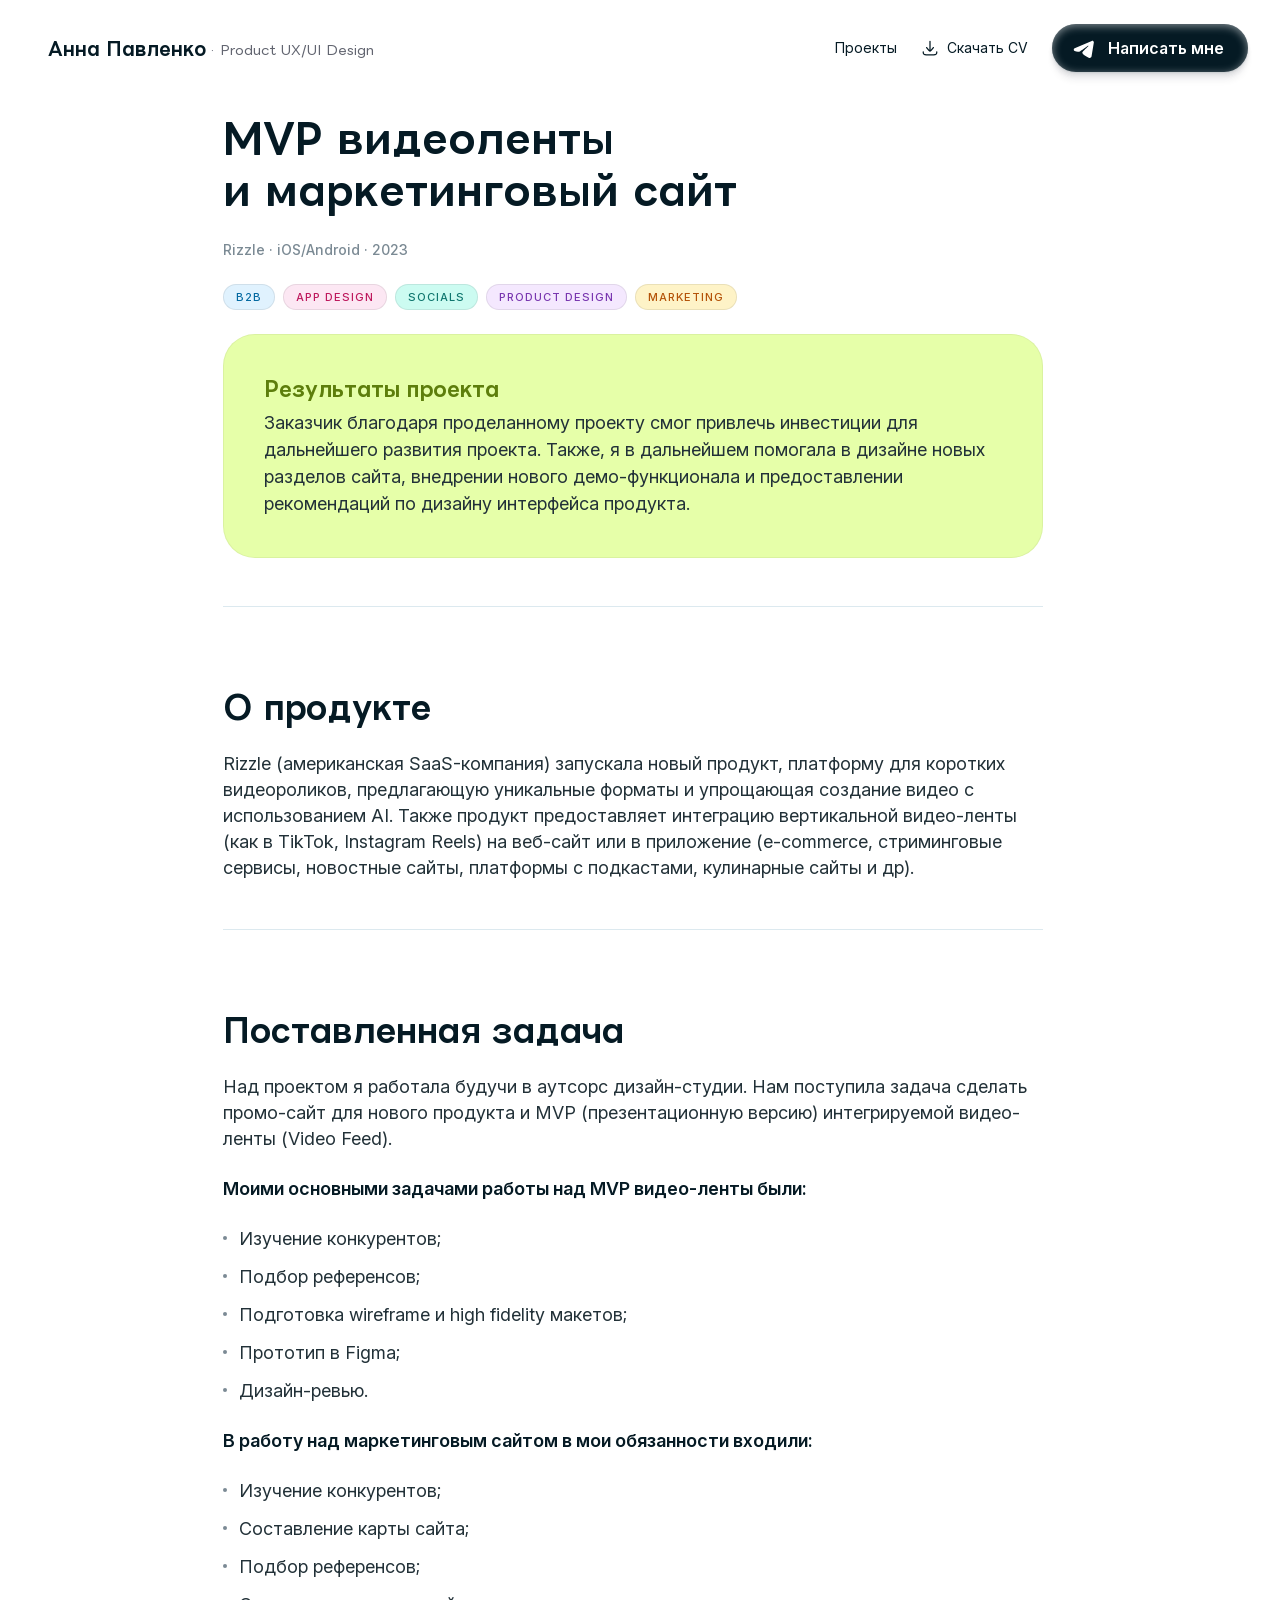
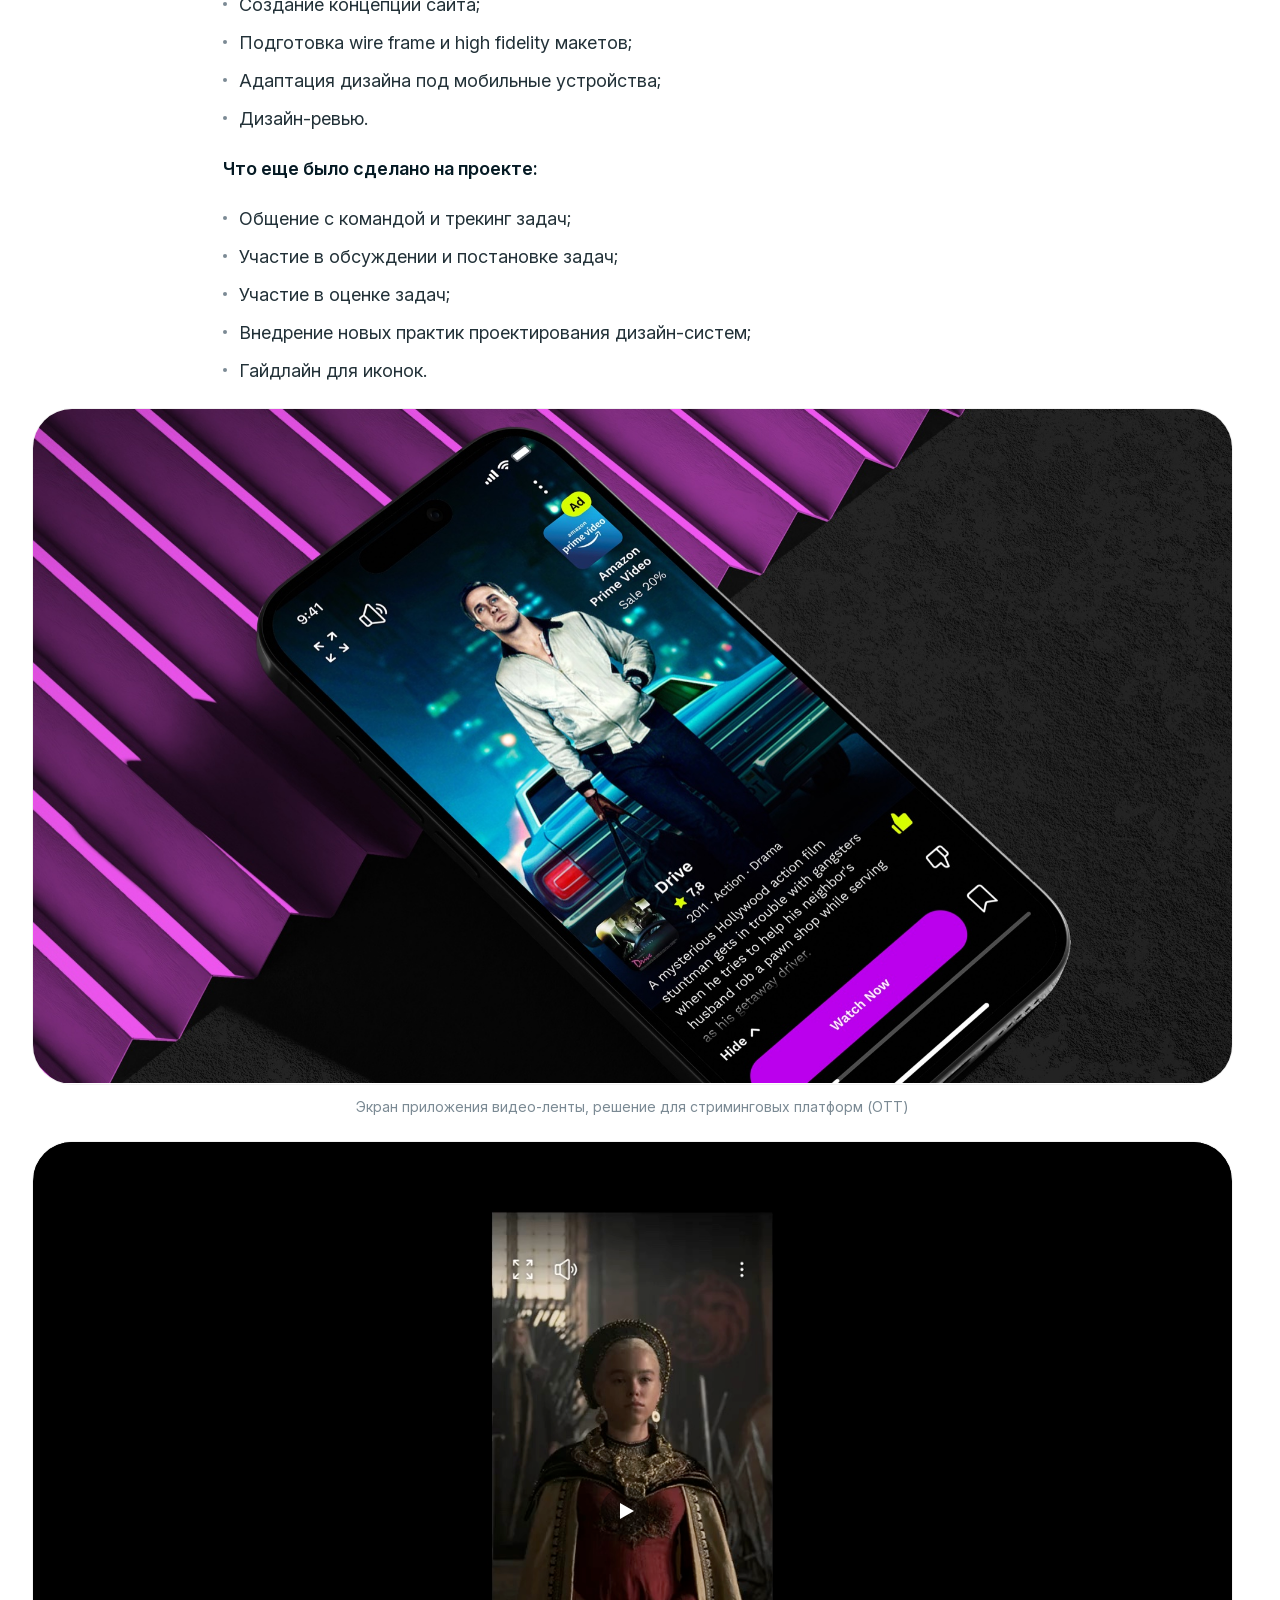
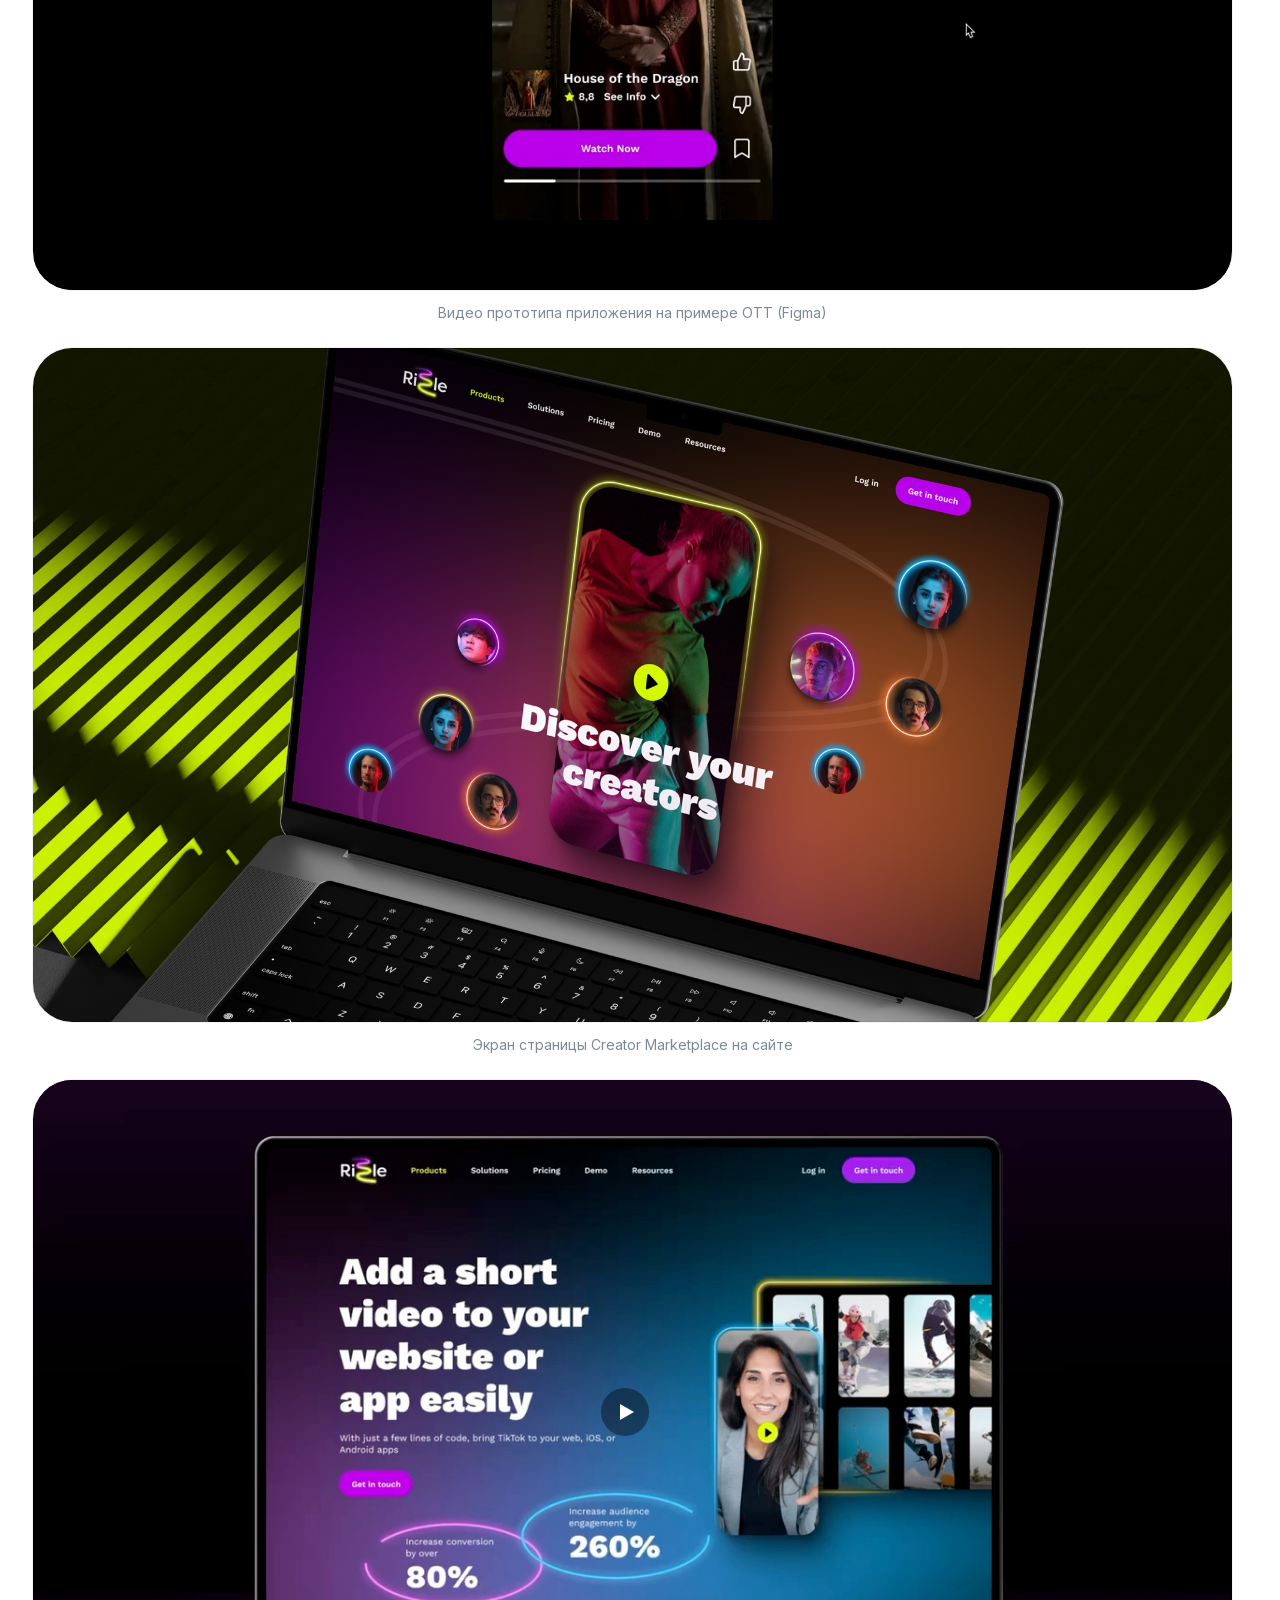
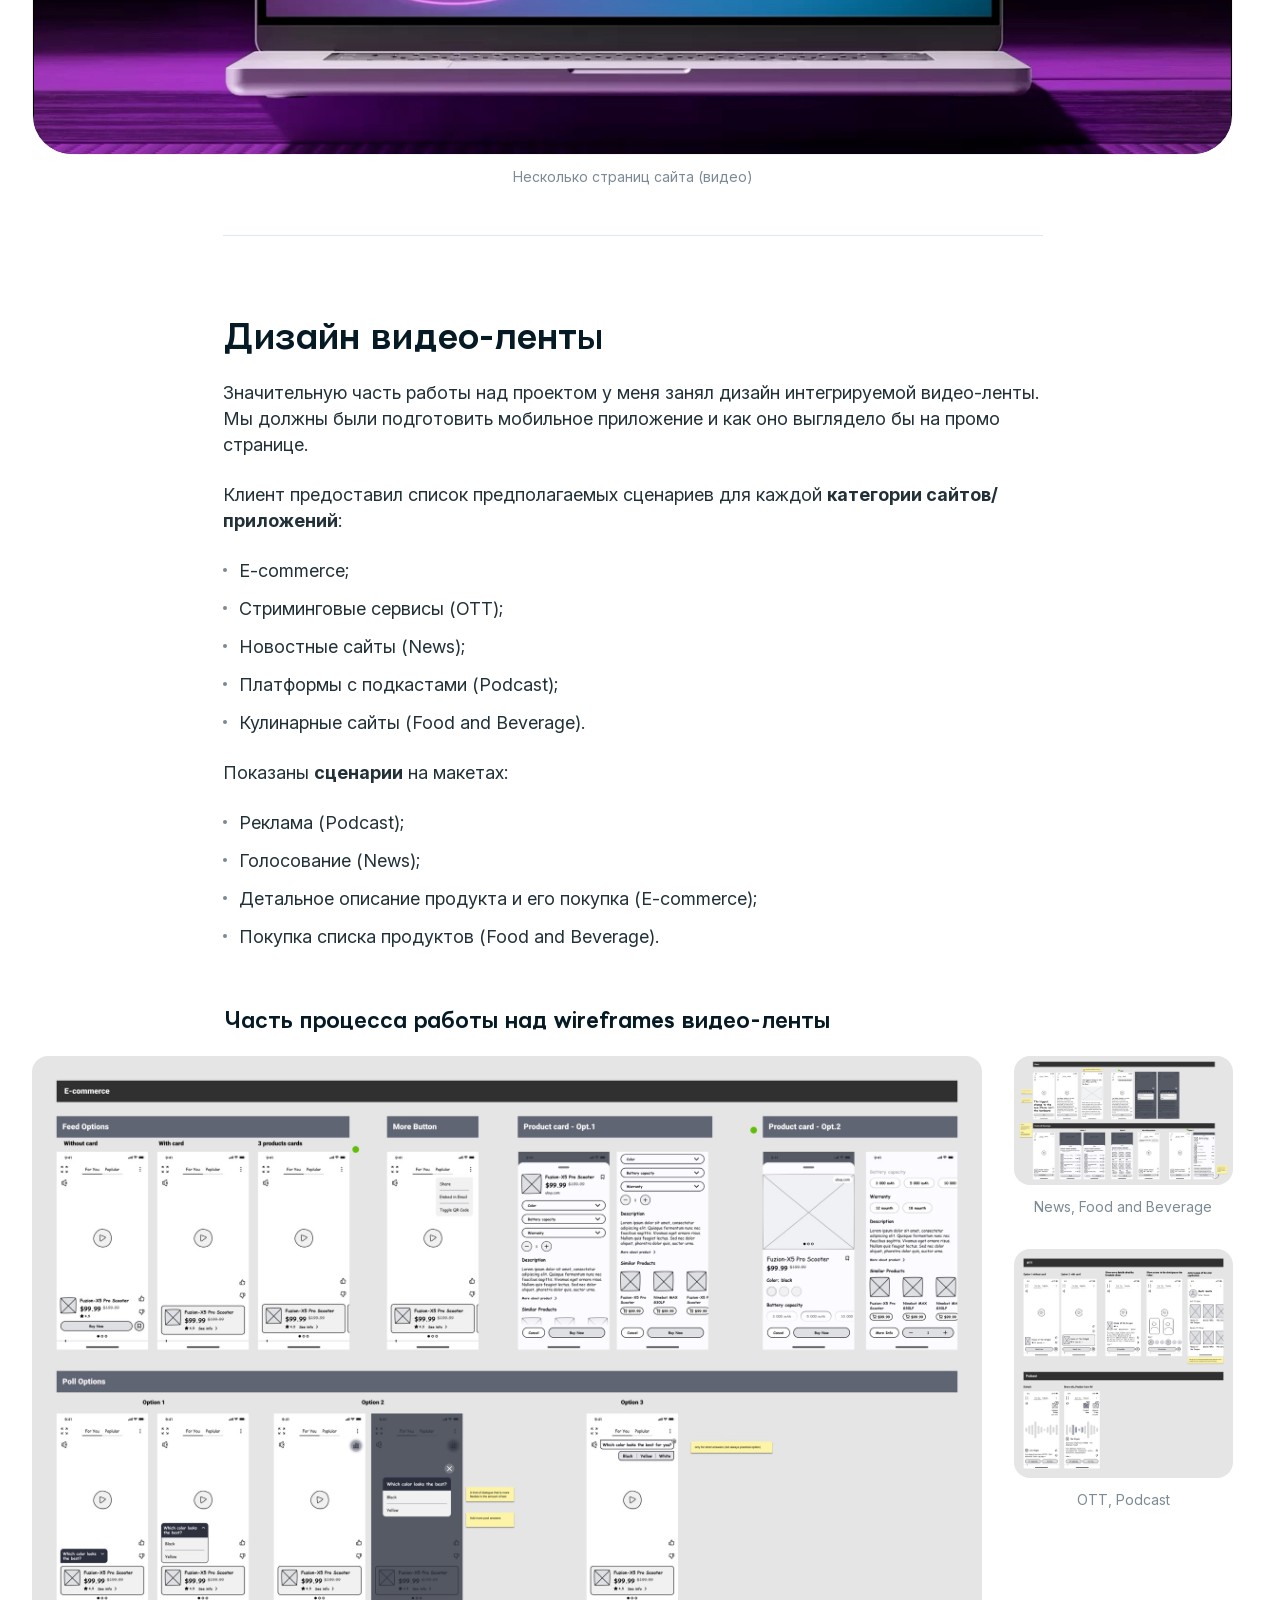
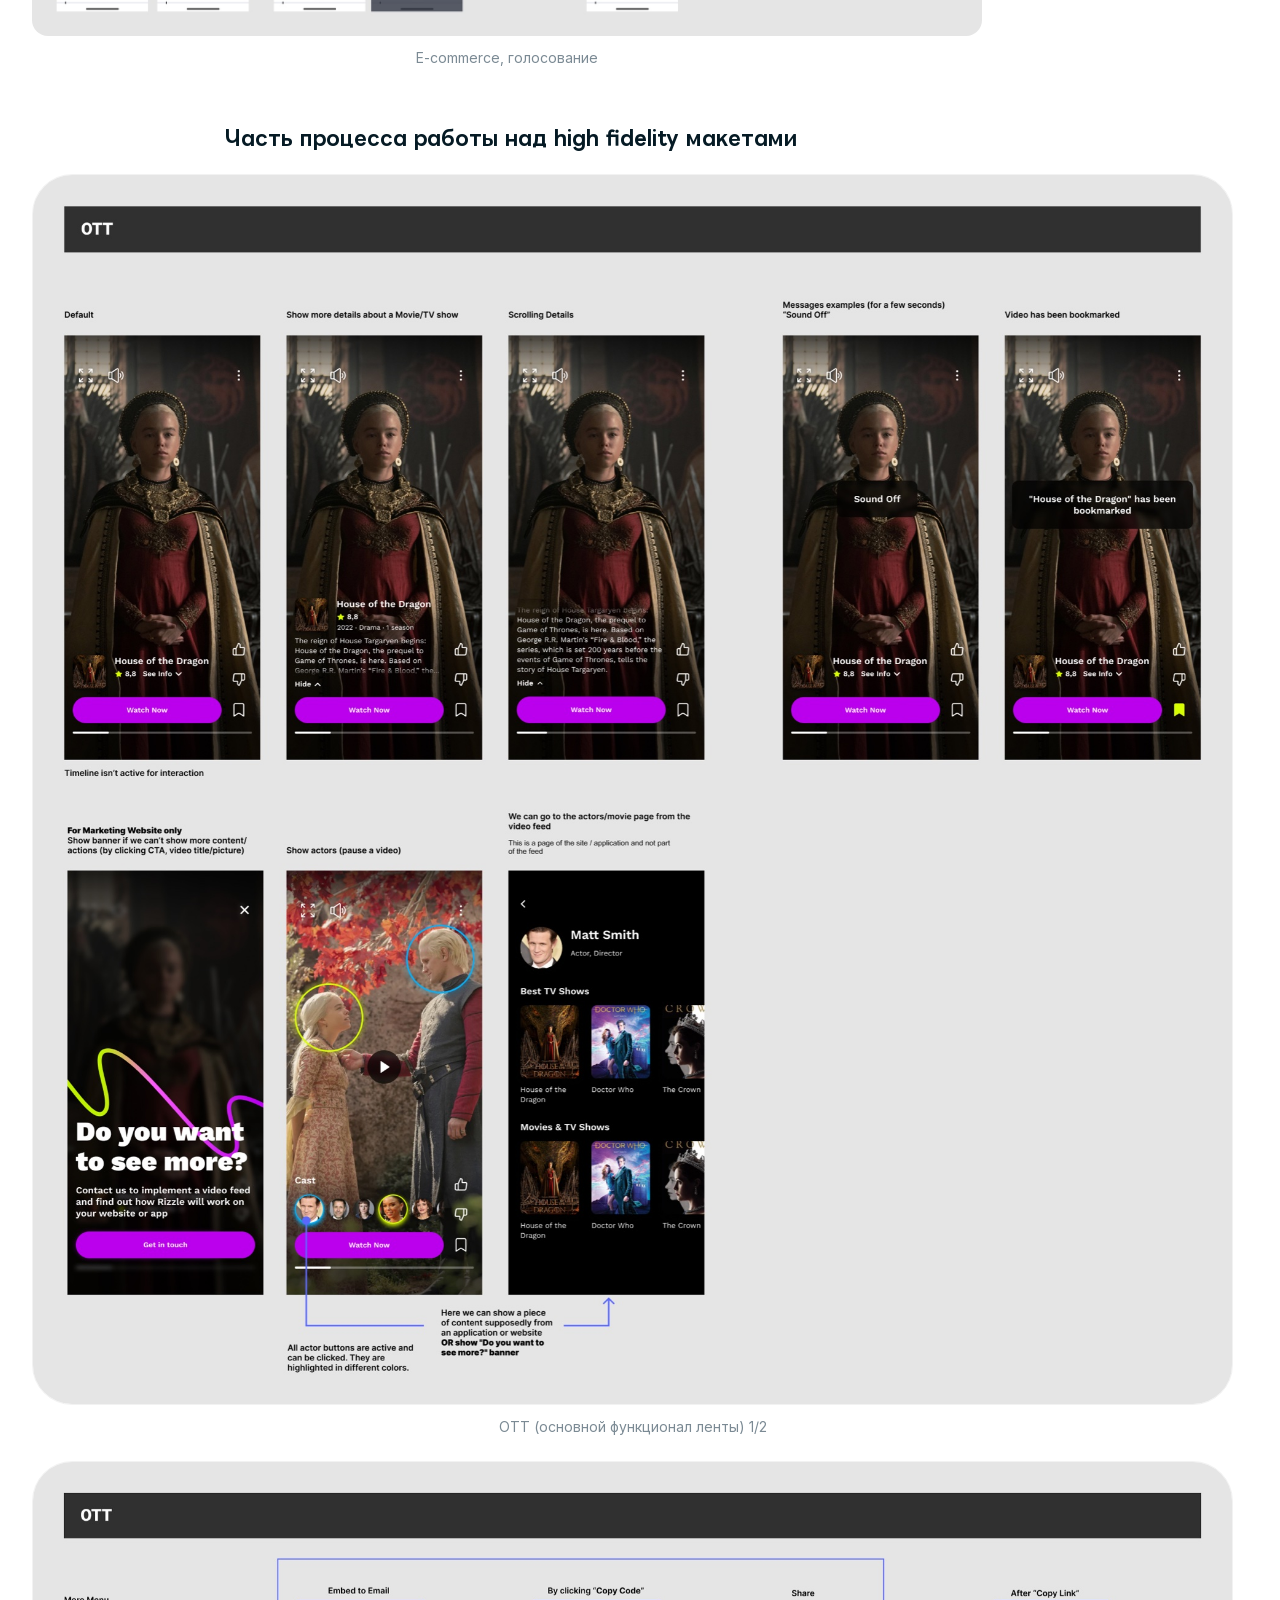
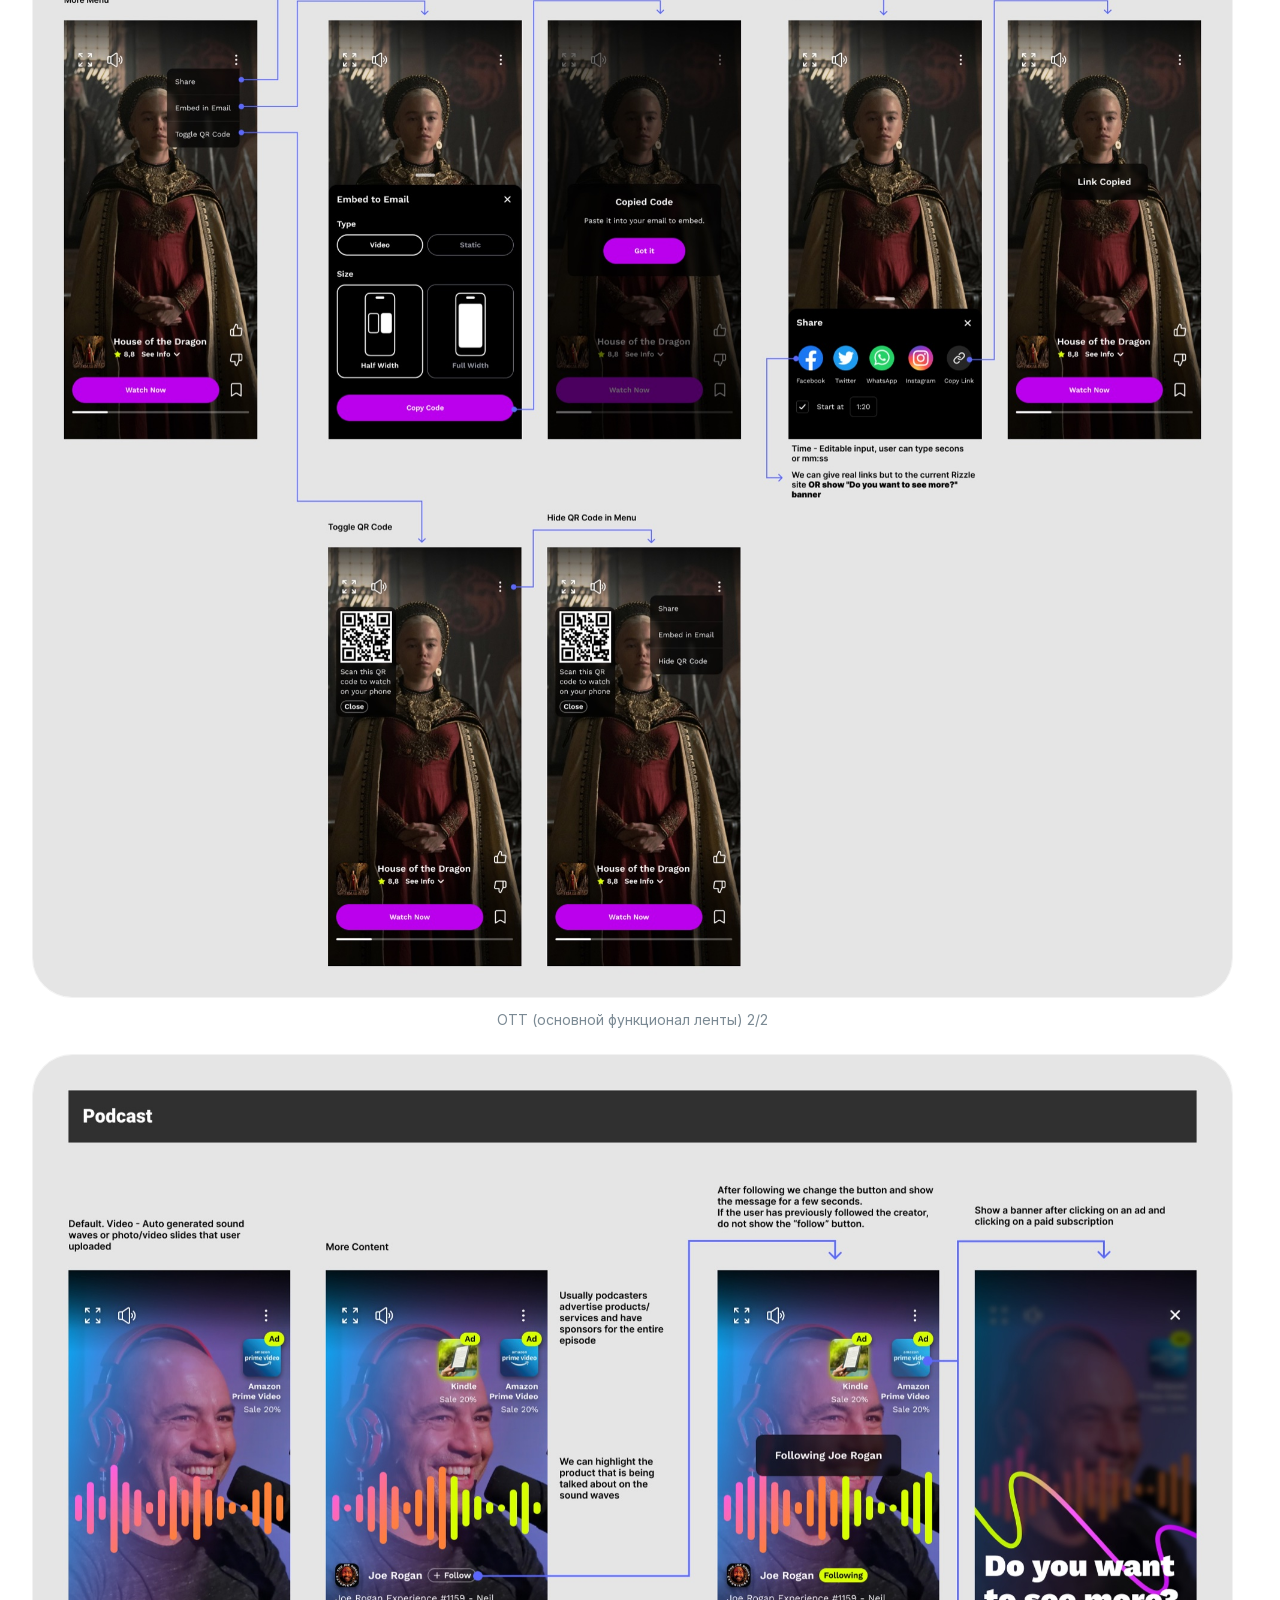
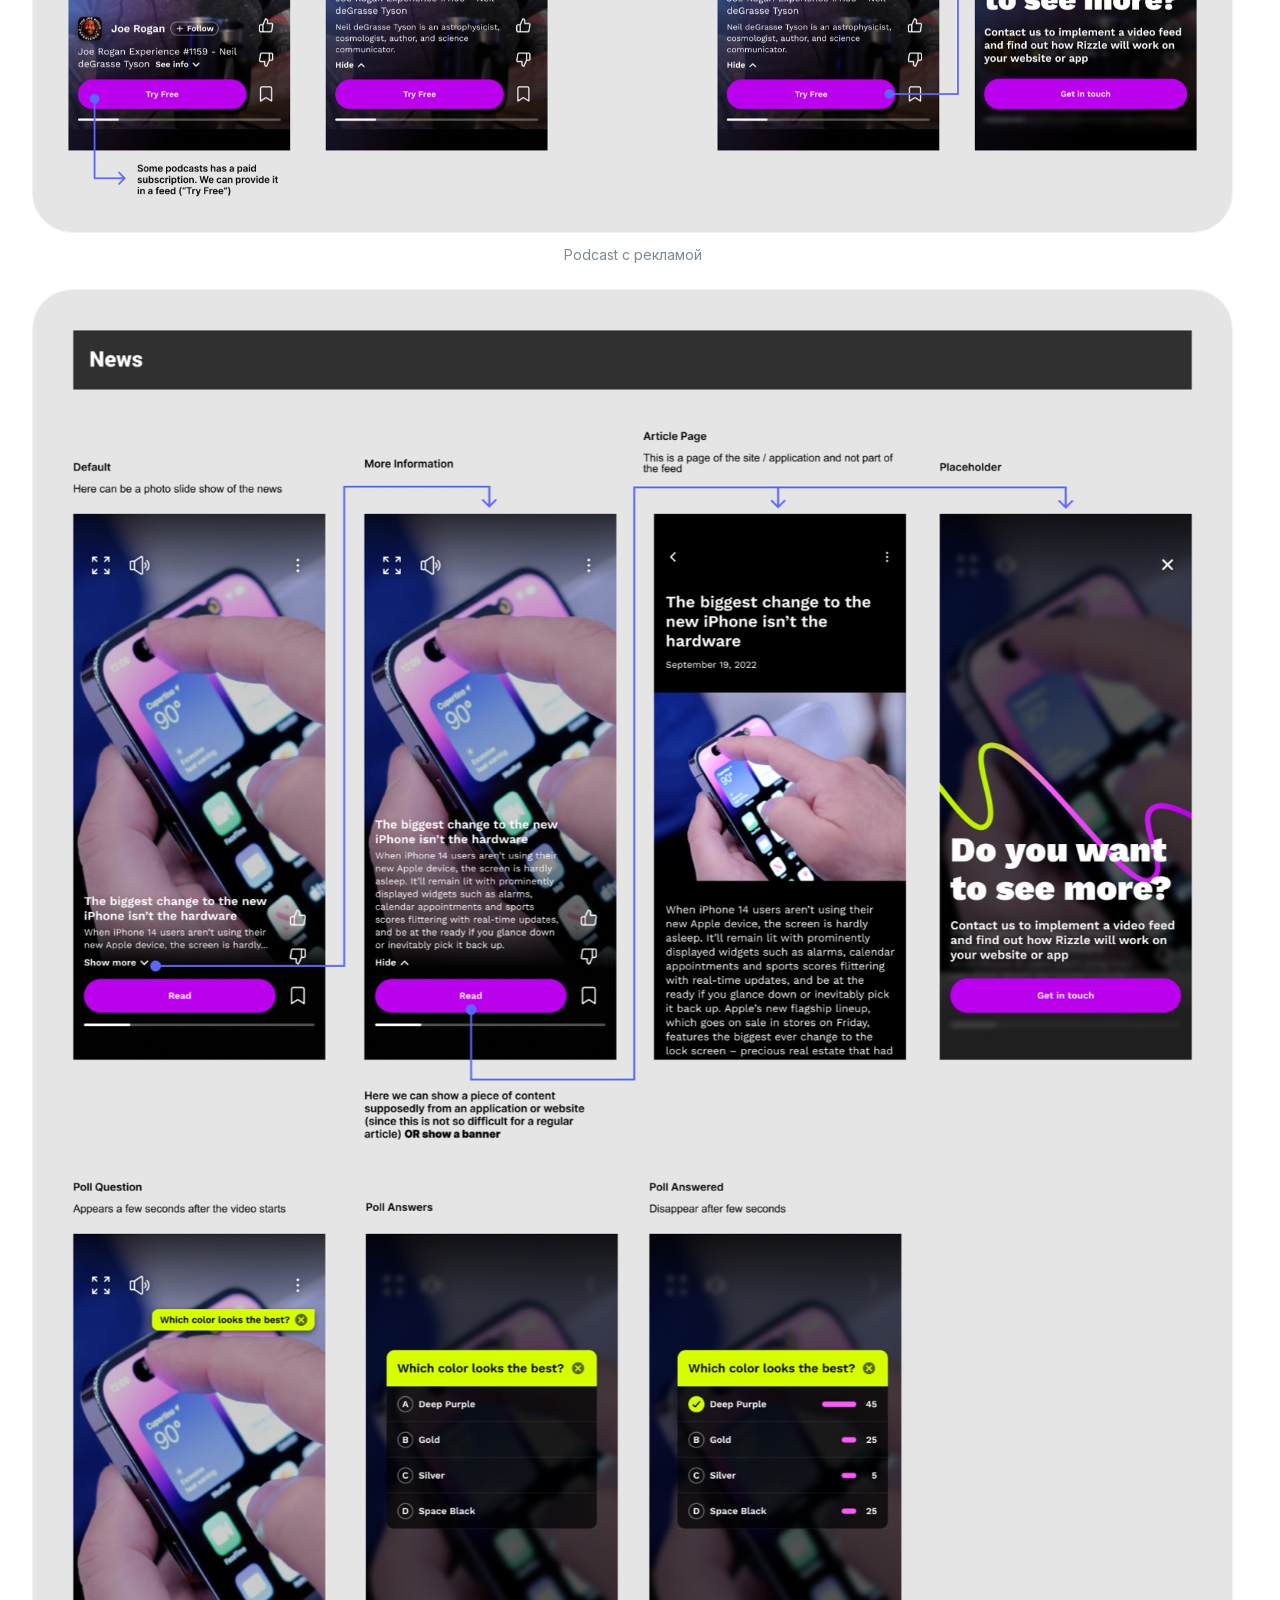
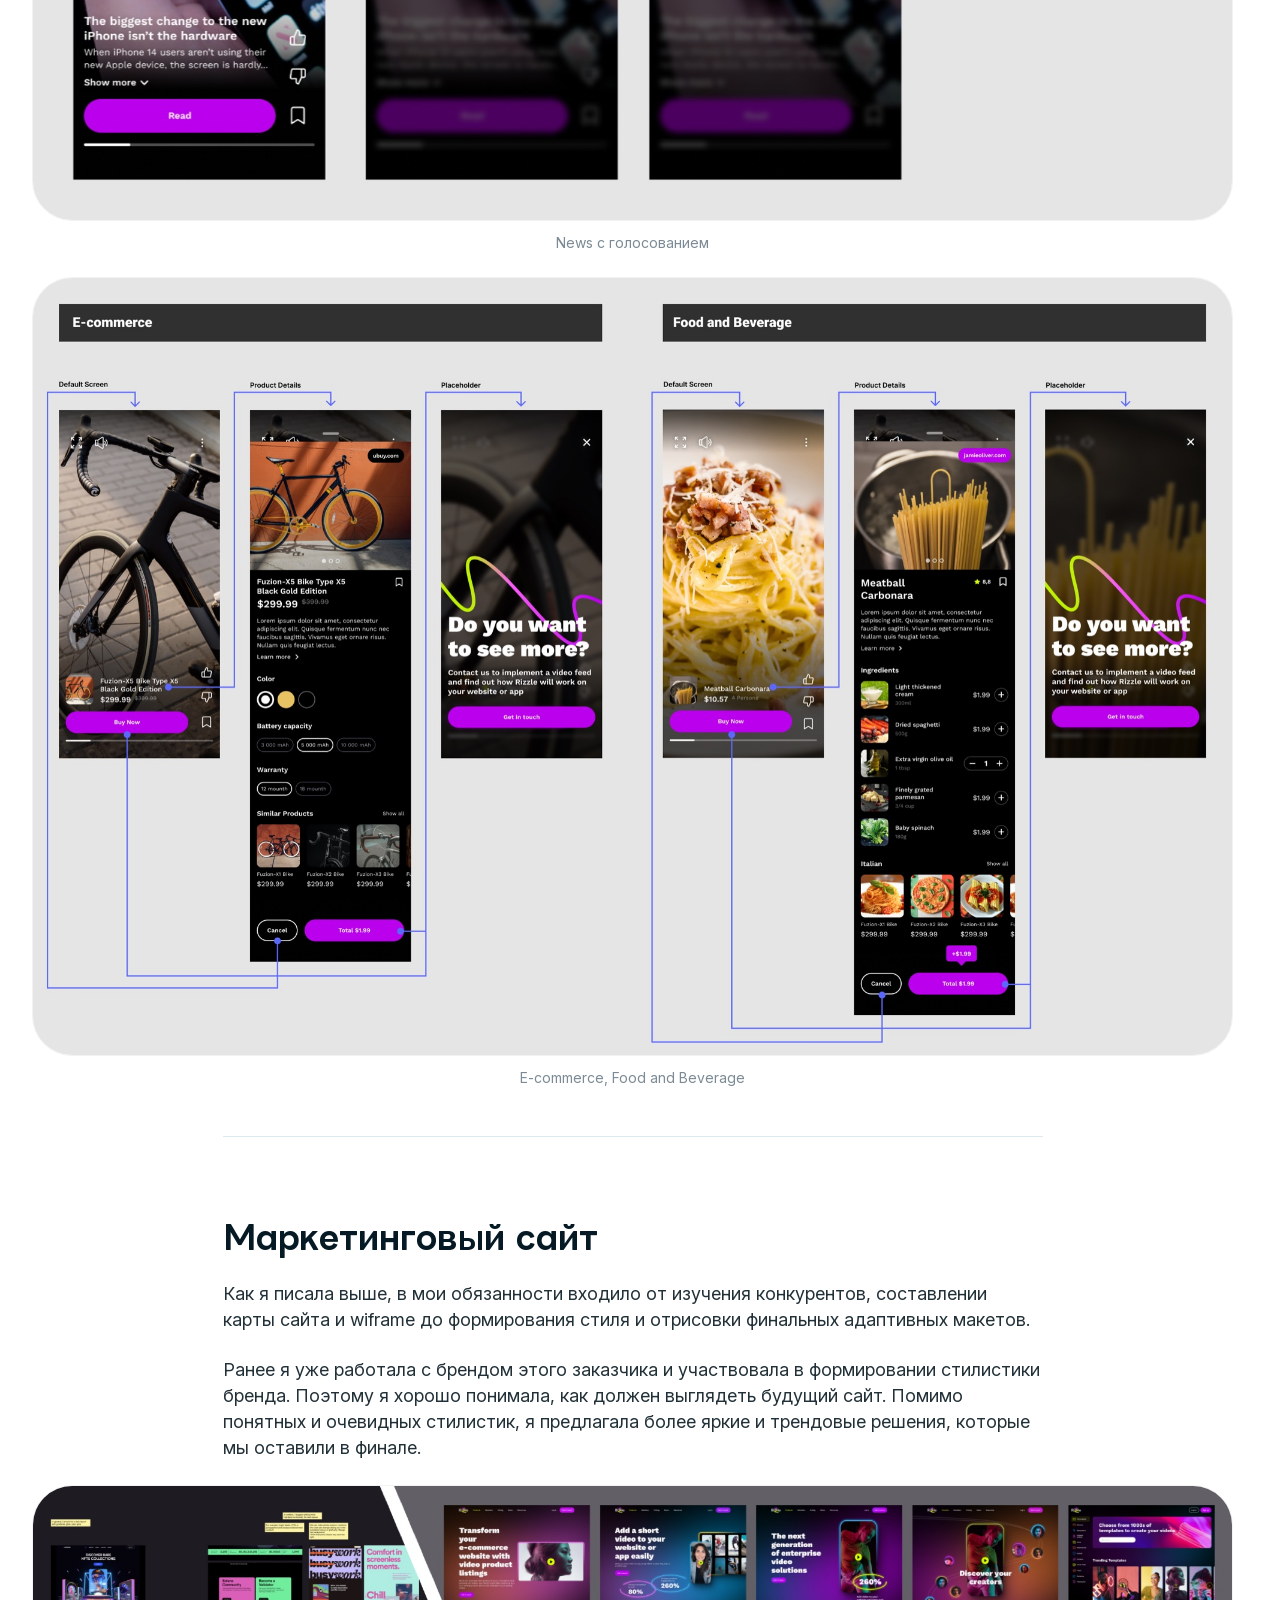
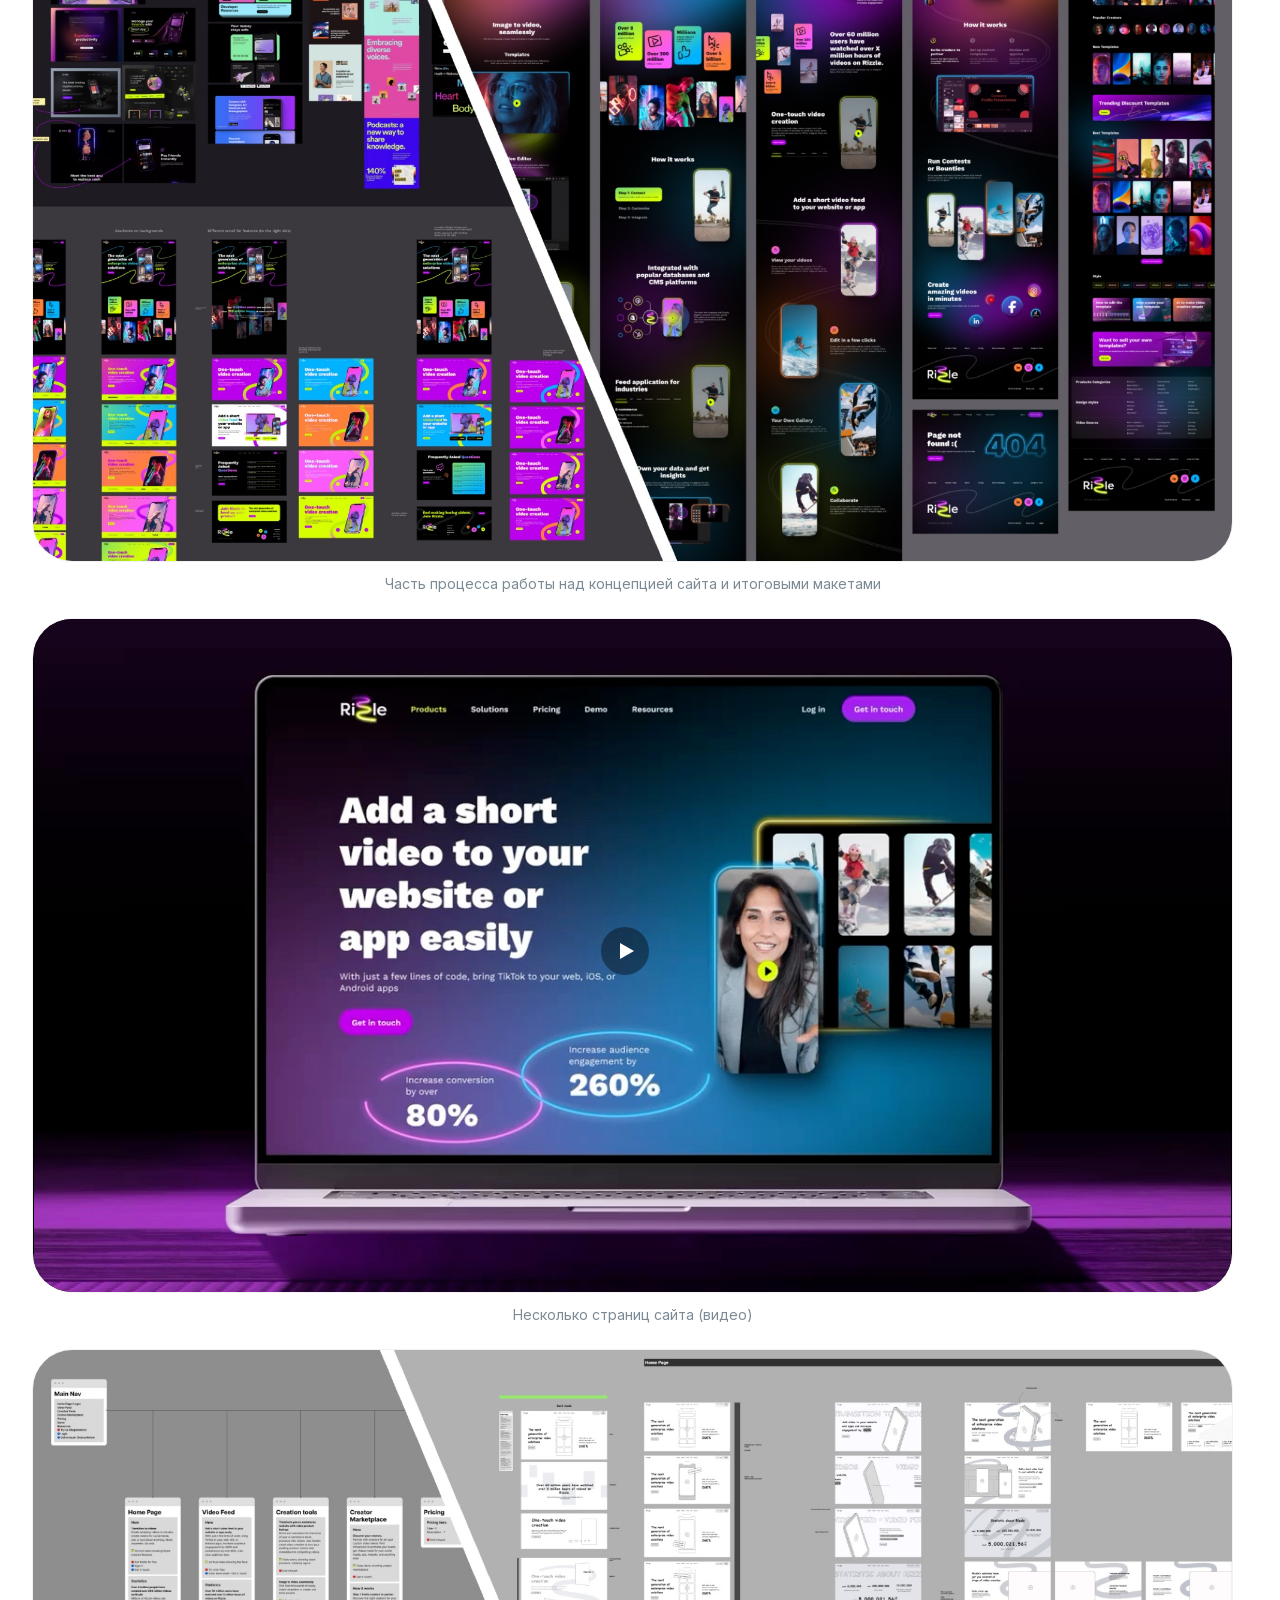
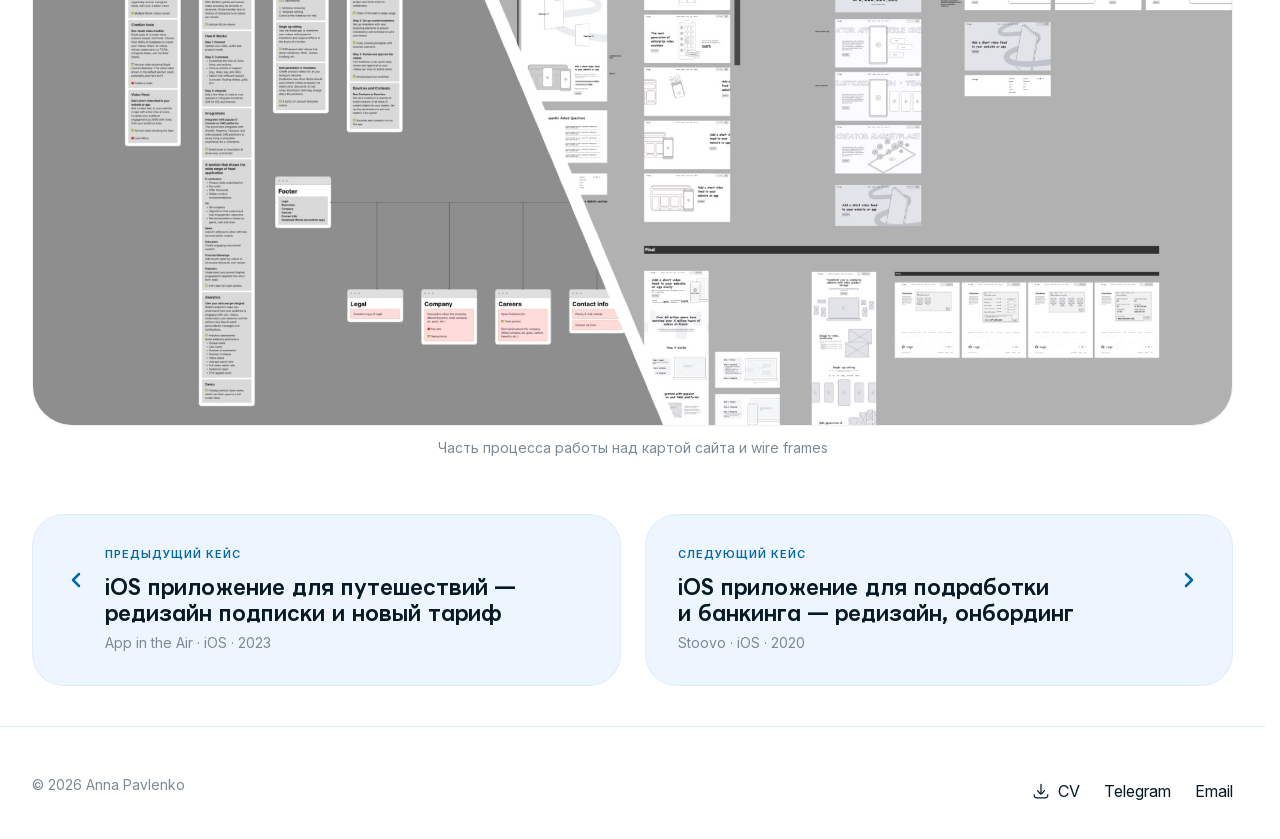
<file: projects/video-feed-mvp/index.html>
<!DOCTYPE html><html lang="ru" class="__variable_d18add"><head><meta charSet="utf-8"/><meta name="viewport" content="width=device-width, initial-scale=1"/><link rel="preload" href="/_next/static/media/0336a89fb4e7fc1d-s.p.woff2" as="font" crossorigin="" type="font/woff2"/><link rel="preload" as="image" href="/header/download.svg"/><link rel="preload" as="image" href="/header/telegram.svg"/><link rel="preload" as="image" href="/case-study/f365c.svg"/><link rel="preload" as="image" href="/case-study/e8a68.svg"/><link rel="stylesheet" href="/_next/static/css/a77494ed616c1e13.css" data-precedence="next"/><link rel="stylesheet" href="/_next/static/css/a1281ee937b2a462.css" data-precedence="next"/><link rel="stylesheet" href="/_next/static/css/a8e210cd2585e358.css" data-precedence="next"/><link rel="stylesheet" href="/_next/static/css/144978445694cc28.css" data-precedence="next"/><link rel="stylesheet" href="/_next/static/css/40828bb9d4d35c04.css" data-precedence="next"/><link rel="stylesheet" href="/_next/static/css/52859a80f5b30c94.css" data-precedence="next"/><link rel="preload" as="script" fetchPriority="low" href="/_next/static/chunks/webpack-a6104fa8d1556cdf.js"/><script src="/_next/static/chunks/fd9d1056-b11b2651f33aae7f.js" async=""></script><script src="/_next/static/chunks/117-d724553db90a2cbb.js" async=""></script><script src="/_next/static/chunks/main-app-ad5334f9c6920129.js" async=""></script><script src="/_next/static/chunks/448-6115dc82e62f569f.js" async=""></script><script src="/_next/static/chunks/145-a706dcd9dbee5123.js" async=""></script><script src="/_next/static/chunks/622-4f879ed77ea271b2.js" async=""></script><script src="/_next/static/chunks/655-d0f85aec4beb4dac.js" async=""></script><script src="/_next/static/chunks/733-91822280be6f2b6b.js" async=""></script><script src="/_next/static/chunks/app/projects/%5Bslug%5D/page-2445171f1aa4f0f1.js" async=""></script><script src="/_next/static/chunks/app/layout-6e2c98084edd7e2a.js" async=""></script><meta name="theme-color" media="(prefers-color-scheme: light)" content="#faf9f6"/><meta name="theme-color" media="(prefers-color-scheme: dark)" content="#0f0f10"/><title>MVP видеоленты и маркетинговый сайт — Анна Павленко</title><meta name="description" content="MVP видеоленты и маркетинговый сайт — Rizzle · iOS/Android · 2023"/><meta name="author" content="Анна Павленко"/><meta name="keywords" content="Анна Павленко,Продуктовый дизайнер,UX/UI-дизайнер,Дизайн-системы,Портфолио"/><meta property="og:title" content="MVP видеоленты и маркетинговый сайт — Анна Павленко"/><meta property="og:description" content="MVP видеоленты и маркетинговый сайт — Rizzle · iOS/Android · 2023"/><meta property="og:image" content="https://annaps-design.github.io/projects/video-feed-mvp/gallery-cover.png"/><meta property="og:image:alt" content="MVP видеоленты и маркетинговый сайт"/><meta name="twitter:card" content="summary_large_image"/><meta name="twitter:title" content="MVP видеоленты и маркетинговый сайт — Анна Павленко"/><meta name="twitter:description" content="MVP видеоленты и маркетинговый сайт — Rizzle · iOS/Android · 2023"/><meta name="twitter:image" content="https://annaps-design.github.io/projects/video-feed-mvp/gallery-cover.png"/><meta name="twitter:image:alt" content="MVP видеоленты и маркетинговый сайт"/><link rel="icon" href="/favicon.ico?v=20261120" sizes="16x16 32x32 48x48"/><link rel="icon" href="/favicon.png?v=20261120" type="image/png" sizes="32x32"/><link rel="icon" href="/favicon.svg?v=20261120" type="image/svg+xml" sizes="any"/><link rel="apple-touch-icon" href="/apple-touch-icon.png?v=20261120" sizes="180x180"/><meta name="next-size-adjust"/><script>(function(){try{
    var t=localStorage.getItem('theme');
    if(t!=='light'&&t!=='dark'){t='light';}
    document.documentElement.dataset.theme=t;
    var l=localStorage.getItem('locale');
    if(l!=='en'&&l!=='ru'){l='ru';}
    document.documentElement.lang=l;
  }catch(e){}
  if(window.matchMedia('(prefers-reduced-motion: no-preference)').matches && 'IntersectionObserver' in window){
    document.documentElement.dataset.motion='ready';
    setTimeout(function(){
      if(!document.querySelector('[data-reveal-state]')) delete document.documentElement.dataset.motion;
    },4000);
  }
  })();</script><script src="/_next/static/chunks/polyfills-42372ed130431b0a.js" noModule=""></script></head><body class="min-h-dvh bg-canvas text-fg antialiased"><a href="#main" class="sr-only focus:not-sr-only focus:fixed focus:left-4 focus:top-4 focus:z-[200] focus:rounded-full focus:bg-fg focus:px-4 focus:py-2 focus:text-small focus:text-canvas">Skip to content</a><div class="portfolio-header-space" aria-hidden="true"></div><header class="portfolio-header" data-scrolled="false"><nav class="portfolio-nav" aria-label="Главная навигация"><a class="portfolio-identity" aria-label="Анна Павленко" href="/"><span class="portfolio-monogram" aria-hidden="true">АП</span><span class="portfolio-name">Анна Павленко</span><span class="portfolio-role">· Product UX/UI Design</span></a><div class="portfolio-nav-actions"><a class="portfolio-nav-link" href="/#projects"><span class="hover-copy"><span class="hover-word-mask"><span class="hover-word">Проекты<span class="hover-word-copy" aria-hidden="true">Проекты</span></span></span></span></a><a href="https://drive.google.com/file/d/1B96fQ1nGYfv91Ez7UOI6wGiYmQuzW_r_/view" target="_blank" rel="noopener noreferrer" class="portfolio-nav-link portfolio-cv"><img src="/header/download.svg" alt="" width="18" height="18"/><span class="portfolio-wide-label"><span class="hover-copy"><span class="hover-word-mask"><span class="hover-word">Скачать CV<span class="hover-word-copy" aria-hidden="true">Скачать CV</span></span></span></span></span><span class="portfolio-short-label"><span class="hover-copy"><span class="hover-word-mask"><span class="hover-word">CV<span class="hover-word-copy" aria-hidden="true">CV</span></span></span></span></span></a><a class="group inline-flex items-center justify-center gap-2 rounded-full font-medium transition-all duration-300 ease-premium select-none focus-visible:outline-none focus-visible:ring-2 focus-visible:ring-accent focus-visible:ring-offset-2 focus-visible:ring-offset-canvas disabled:pointer-events-none disabled:opacity-50 active:scale-[0.98] bg-accent text-accent-fg hover:bg-accent-strong h-11 px-5 text-small portfolio-header-contact" href="https://t.me/annyalta" target="_blank" rel="noopener noreferrer"><img src="/header/telegram.svg" alt="" width="24" height="24"/><span class="portfolio-wide-label"><span class="hover-copy"><span class="hover-word-mask"><span class="hover-word">Написать мне<span class="hover-word-copy" aria-hidden="true">Написать мне</span></span></span></span></span><span class="portfolio-short-label"><span class="hover-copy"><span class="hover-word-mask"><span class="hover-word">Написать<span class="hover-word-copy" aria-hidden="true">Написать</span></span></span></span></span></a></div></nav></header><div><main id="main"><article class="editorial-case" data-case="video-feed-mvp" aria-labelledby="case-title"><header class="case-column case-intro"><h1 id="case-title" data-reveal="heading"><span class="reveal-word-mask"><span class="reveal-word">MVP</span></span> <span class="reveal-word-mask"><span class="reveal-word">видеоленты</span></span> <span class="reveal-word-mask"><span class="reveal-word">и маркетинговый сайт</span></span></h1><p data-reveal="block" class="case-meta">Rizzle · iOS/Android · 2023</p><div class="case-tags"><span data-reveal="block" class="tag-chip inline-flex items-center rounded-full px-2.5 py-1.5 text-[0.6875rem] font-medium uppercase leading-none tracking-[0.05em] chip-sky">B2B</span><span data-reveal="block" class="tag-chip inline-flex items-center rounded-full px-2.5 py-1.5 text-[0.6875rem] font-medium uppercase leading-none tracking-[0.05em] chip-pink">App Design</span><span data-reveal="block" class="tag-chip inline-flex items-center rounded-full px-2.5 py-1.5 text-[0.6875rem] font-medium uppercase leading-none tracking-[0.05em] chip-teal">Socials</span><span data-reveal="block" class="tag-chip inline-flex items-center rounded-full px-2.5 py-1.5 text-[0.6875rem] font-medium uppercase leading-none tracking-[0.05em] chip-violet">Product Design</span><span data-reveal="block" class="tag-chip inline-flex items-center rounded-full px-2.5 py-1.5 text-[0.6875rem] font-medium uppercase leading-none tracking-[0.05em] chip-amber">Marketing</span></div></header><section data-case-block="callout" data-reveal="block" class="case-column case-panel case-callout case-tone-lime"><h3 data-reveal="heading"><span class="reveal-word-mask"><span class="reveal-word">Результаты проекта</span></span></h3><div class="case-paragraphs"><p data-reveal="block">Заказчик благодаря проделанному проекту смог привлечь инвестиции для дальнейшего развития проекта. Также, я в дальнейшем помогала в дизайне новых разделов сайта, внедрении нового демо-функционала и предоставлении рекомендаций по дизайну интерфейса продукта.</p></div></section><div data-case-block="divider" data-reveal="block" class="case-column case-divider"><hr/></div><div data-case-block="heading" class="case-column case-heading"><h2 data-reveal="heading"><span class="reveal-word-mask"><span class="reveal-word">О продукте</span></span></h2></div><div data-case-block="text" class="case-column case-text"><div class="case-paragraphs"><p data-reveal="block">Rizzle (американская SaaS-компания) запускала новый продукт, платформу для коротких видеороликов, предлагающую уникальные форматы и упрощающая создание видео с использованием AI. Также продукт предоставляет интеграцию вертикальной видео-ленты (как в TikTok, Instagram Reels) на веб-сайт или в приложение (e-commerce, стриминговые сервисы, новостные сайты, платформы с подкастами, кулинарные сайты и др).</p></div></div><div data-case-block="divider" data-reveal="block" class="case-column case-divider"><hr/></div><div data-case-block="heading" class="case-column case-heading"><h2 data-reveal="heading"><span class="reveal-word-mask"><span class="reveal-word">Поставленная задача</span></span></h2></div><div data-case-block="text" class="case-column case-text"><div class="case-paragraphs"><p data-reveal="block">Над проектом я работала будучи в аутсорс дизайн-студии. Нам поступила задача сделать промо-сайт для нового продукта и MVP (презентационную версию) интегрируемой видео-ленты (Video Feed).</p></div></div><div data-case-block="list" class="case-column case-list-block"><p data-reveal="block" class="case-list-title">Моими основными задачами работы над MVP видео-ленты были:</p><ul class="case-list"><li data-reveal="block"><svg class="case-list-marker" data-marker="bullet" width="4" height="24" viewBox="0 0 4 24" aria-hidden="true" focusable="false"><circle cx="2" cy="12" r="2" fill="currentColor"></circle></svg><span>Изучение конкурентов;</span></li><li data-reveal="block"><svg class="case-list-marker" data-marker="bullet" width="4" height="24" viewBox="0 0 4 24" aria-hidden="true" focusable="false"><circle cx="2" cy="12" r="2" fill="currentColor"></circle></svg><span>Подбор референсов;</span></li><li data-reveal="block"><svg class="case-list-marker" data-marker="bullet" width="4" height="24" viewBox="0 0 4 24" aria-hidden="true" focusable="false"><circle cx="2" cy="12" r="2" fill="currentColor"></circle></svg><span>Подготовка wireframe и high fidelity макетов;</span></li><li data-reveal="block"><svg class="case-list-marker" data-marker="bullet" width="4" height="24" viewBox="0 0 4 24" aria-hidden="true" focusable="false"><circle cx="2" cy="12" r="2" fill="currentColor"></circle></svg><span>Прототип в Figma;</span></li><li data-reveal="block"><svg class="case-list-marker" data-marker="bullet" width="4" height="24" viewBox="0 0 4 24" aria-hidden="true" focusable="false"><circle cx="2" cy="12" r="2" fill="currentColor"></circle></svg><span>Дизайн-ревью.</span></li></ul></div><div data-case-block="list" class="case-column case-list-block"><p data-reveal="block" class="case-list-title">В работу над маркетинговым сайтом в мои обязанности входили:</p><ul class="case-list"><li data-reveal="block"><svg class="case-list-marker" data-marker="bullet" width="4" height="24" viewBox="0 0 4 24" aria-hidden="true" focusable="false"><circle cx="2" cy="12" r="2" fill="currentColor"></circle></svg><span>Изучение конкурентов;</span></li><li data-reveal="block"><svg class="case-list-marker" data-marker="bullet" width="4" height="24" viewBox="0 0 4 24" aria-hidden="true" focusable="false"><circle cx="2" cy="12" r="2" fill="currentColor"></circle></svg><span>Составление карты сайта;</span></li><li data-reveal="block"><svg class="case-list-marker" data-marker="bullet" width="4" height="24" viewBox="0 0 4 24" aria-hidden="true" focusable="false"><circle cx="2" cy="12" r="2" fill="currentColor"></circle></svg><span>Подбор референсов;</span></li><li data-reveal="block"><svg class="case-list-marker" data-marker="bullet" width="4" height="24" viewBox="0 0 4 24" aria-hidden="true" focusable="false"><circle cx="2" cy="12" r="2" fill="currentColor"></circle></svg><span>Создание концепции сайта;</span></li><li data-reveal="block"><svg class="case-list-marker" data-marker="bullet" width="4" height="24" viewBox="0 0 4 24" aria-hidden="true" focusable="false"><circle cx="2" cy="12" r="2" fill="currentColor"></circle></svg><span>Подготовка wire frame и high fidelity макетов;</span></li><li data-reveal="block"><svg class="case-list-marker" data-marker="bullet" width="4" height="24" viewBox="0 0 4 24" aria-hidden="true" focusable="false"><circle cx="2" cy="12" r="2" fill="currentColor"></circle></svg><span>Адаптация дизайна под мобильные устройства;</span></li><li data-reveal="block"><svg class="case-list-marker" data-marker="bullet" width="4" height="24" viewBox="0 0 4 24" aria-hidden="true" focusable="false"><circle cx="2" cy="12" r="2" fill="currentColor"></circle></svg><span>Дизайн-ревью.</span></li></ul></div><div data-case-block="list" class="case-column case-list-block"><p data-reveal="block" class="case-list-title">Что еще было сделано на проекте:</p><ul class="case-list"><li data-reveal="block"><svg class="case-list-marker" data-marker="bullet" width="4" height="24" viewBox="0 0 4 24" aria-hidden="true" focusable="false"><circle cx="2" cy="12" r="2" fill="currentColor"></circle></svg><span>Общение с командой и трекинг задач;</span></li><li data-reveal="block"><svg class="case-list-marker" data-marker="bullet" width="4" height="24" viewBox="0 0 4 24" aria-hidden="true" focusable="false"><circle cx="2" cy="12" r="2" fill="currentColor"></circle></svg><span>Участие в обсуждении и постановке задач;</span></li><li data-reveal="block"><svg class="case-list-marker" data-marker="bullet" width="4" height="24" viewBox="0 0 4 24" aria-hidden="true" focusable="false"><circle cx="2" cy="12" r="2" fill="currentColor"></circle></svg><span>Участие в оценке задач;</span></li><li data-reveal="block"><svg class="case-list-marker" data-marker="bullet" width="4" height="24" viewBox="0 0 4 24" aria-hidden="true" focusable="false"><circle cx="2" cy="12" r="2" fill="currentColor"></circle></svg><span>Внедрение новых практик проектирования дизайн-систем;</span></li><li data-reveal="block"><svg class="case-list-marker" data-marker="bullet" width="4" height="24" viewBox="0 0 4 24" aria-hidden="true" focusable="false"><circle cx="2" cy="12" r="2" fill="currentColor"></circle></svg><span>Гайдлайн для иконок.</span></li></ul></div><div data-case-block="media" data-source-node="f8877fe7-15e8-8353-9e43-8147bf4c3e65" class="case-media" data-columns="1" style="--media-before:0px;--media-after:0px"><div class="gallery-grid flex flex-wrap justify-center gap-4" data-columns="1"><figure data-reveal="block" class="gallery-figure group w-full"><button type="button" class="gallery-trigger gallery-thumbnail relative block w-full overflow-hidden rounded-2xl bg-surface-2 focus-visible:outline-none focus-visible:ring-2 focus-visible:ring-accent focus-visible:ring-offset-2 focus-visible:ring-offset-canvas" aria-label="Экран приложения видео-ленты, решение для стриминговых платформ (OTT)" aria-haspopup="dialog"><span class="gallery-preview block aspect-[4/3]" style="aspect-ratio:5624 / 3164"><img alt="Экран приложения видео-ленты, решение для стриминговых платформ (OTT)" loading="lazy" decoding="async" data-nimg="fill" class="object-cover " style="position:absolute;height:100%;width:100%;left:0;top:0;right:0;bottom:0;color:transparent" src="/projects/video-feed-mvp/video-feed-mockup-preview.jpg"/></span></button><figcaption class="gallery-caption mt-3 text-small text-subtle">Экран приложения видео-ленты, решение для стриминговых платформ (OTT)</figcaption></figure></div></div><div data-case-block="media" data-source-node="9ad77fe7-15e8-830d-837f-81c62b6208ad" class="case-media" data-columns="1" style="--media-before:0px;--media-after:0px"><figure data-reveal="block"><div class="case-video" style="aspect-ratio:1440 / 900"><video src="/projects/video-feed-mvp/video-feed-prototype.mp4" poster="/projects/video-feed-mvp/video-feed-prototype-poster.jpg" muted="" playsInline="" preload="none" aria-label="Видео прототипа приложения на примере OTT (Figma)"></video><button type="button" class="case-video-play" aria-label="Воспроизвести прототип"><img src="/case-study/f365c.svg" alt="" width="48" height="48"/><img src="/case-study/e8a68.svg" alt="" width="16" height="18"/></button></div><figcaption class="case-media-caption">Видео прототипа приложения на примере OTT (Figma)</figcaption></figure></div><div data-case-block="media" data-source-node="fb477fe7-15e8-82fe-9f1e-81d4e1006d8b" class="case-media" data-columns="1" style="--media-before:0px;--media-after:0px"><div class="gallery-grid flex flex-wrap justify-center gap-4" data-columns="1"><figure data-reveal="block" class="gallery-figure group w-full"><button type="button" class="gallery-trigger gallery-thumbnail relative block w-full overflow-hidden rounded-2xl bg-surface-2 focus-visible:outline-none focus-visible:ring-2 focus-visible:ring-accent focus-visible:ring-offset-2 focus-visible:ring-offset-canvas" aria-label="Экран страницы Creator Marketplace на сайте" aria-haspopup="dialog"><span class="gallery-preview block aspect-[4/3]" style="aspect-ratio:4527 / 2546"><img alt="Экран страницы Creator Marketplace на сайте" loading="lazy" decoding="async" data-nimg="fill" class="object-cover " style="position:absolute;height:100%;width:100%;left:0;top:0;right:0;bottom:0;color:transparent" src="/projects/video-feed-mvp/creator-marketplace-preview.jpg"/></span></button><figcaption class="gallery-caption mt-3 text-small text-subtle">Экран страницы Creator Marketplace на сайте</figcaption></figure></div></div><div data-case-block="media" data-source-node="60e77fe7-15e8-8354-bfbf-813c50769508" class="case-media" data-columns="1" style="--media-before:0px;--media-after:0px"><figure data-reveal="block"><div class="case-video" style="aspect-ratio:1280 / 720"><video src="/projects/video-feed-mvp/marketing-website.mp4" poster="/projects/video-feed-mvp/marketing-website-poster.jpg" muted="" playsInline="" preload="none" aria-label="Несколько страниц сайта (видео)"></video><button type="button" class="case-video-play" aria-label="Воспроизвести прототип"><img src="/case-study/f365c.svg" alt="" width="48" height="48"/><img src="/case-study/e8a68.svg" alt="" width="16" height="18"/></button></div><figcaption class="case-media-caption">Несколько страниц сайта (видео)</figcaption></figure></div><div data-case-block="divider" data-reveal="block" class="case-column case-divider"><hr/></div><div data-case-block="heading" class="case-column case-heading"><h2 data-reveal="heading"><span class="reveal-word-mask"><span class="reveal-word">Дизайн видео-ленты</span></span></h2></div><div data-case-block="text" class="case-column case-text"><div class="case-paragraphs"><p data-reveal="block">Значительную часть работы над проектом у меня занял дизайн интегрируемой видео-ленты. Мы должны были подготовить мобильное приложение и как оно выглядело бы на промо странице.</p></div></div><div data-case-block="text" class="case-column case-text"><div class="case-paragraphs"><p data-reveal="block">Клиент предоставил список предполагаемых сценариев для каждой <strong>категории сайтов/приложений</strong>:</p></div></div><div data-case-block="list" class="case-column case-list-block"><ul class="case-list"><li data-reveal="block"><svg class="case-list-marker" data-marker="bullet" width="4" height="24" viewBox="0 0 4 24" aria-hidden="true" focusable="false"><circle cx="2" cy="12" r="2" fill="currentColor"></circle></svg><span>E-commerce;</span></li><li data-reveal="block"><svg class="case-list-marker" data-marker="bullet" width="4" height="24" viewBox="0 0 4 24" aria-hidden="true" focusable="false"><circle cx="2" cy="12" r="2" fill="currentColor"></circle></svg><span>Стриминговые сервисы (OTT);</span></li><li data-reveal="block"><svg class="case-list-marker" data-marker="bullet" width="4" height="24" viewBox="0 0 4 24" aria-hidden="true" focusable="false"><circle cx="2" cy="12" r="2" fill="currentColor"></circle></svg><span>Новостные сайты (News);</span></li><li data-reveal="block"><svg class="case-list-marker" data-marker="bullet" width="4" height="24" viewBox="0 0 4 24" aria-hidden="true" focusable="false"><circle cx="2" cy="12" r="2" fill="currentColor"></circle></svg><span>Платформы с подкастами (Podcast);</span></li><li data-reveal="block"><svg class="case-list-marker" data-marker="bullet" width="4" height="24" viewBox="0 0 4 24" aria-hidden="true" focusable="false"><circle cx="2" cy="12" r="2" fill="currentColor"></circle></svg><span>Кулинарные сайты (Food and Beverage).</span></li></ul></div><div data-case-block="text" class="case-column case-text"><div class="case-paragraphs"><p data-reveal="block">Показаны <strong>сценарии</strong> на макетах:</p></div></div><div data-case-block="list" class="case-column case-list-block"><ul class="case-list"><li data-reveal="block"><svg class="case-list-marker" data-marker="bullet" width="4" height="24" viewBox="0 0 4 24" aria-hidden="true" focusable="false"><circle cx="2" cy="12" r="2" fill="currentColor"></circle></svg><span>Реклама (Podcast);</span></li><li data-reveal="block"><svg class="case-list-marker" data-marker="bullet" width="4" height="24" viewBox="0 0 4 24" aria-hidden="true" focusable="false"><circle cx="2" cy="12" r="2" fill="currentColor"></circle></svg><span>Голосование (News);</span></li><li data-reveal="block"><svg class="case-list-marker" data-marker="bullet" width="4" height="24" viewBox="0 0 4 24" aria-hidden="true" focusable="false"><circle cx="2" cy="12" r="2" fill="currentColor"></circle></svg><span>Детальное описание продукта и его покупка (E-commerce);</span></li><li data-reveal="block"><svg class="case-list-marker" data-marker="bullet" width="4" height="24" viewBox="0 0 4 24" aria-hidden="true" focusable="false"><circle cx="2" cy="12" r="2" fill="currentColor"></circle></svg><span>Покупка списка продуктов (Food and Beverage).</span></li></ul></div><div data-case-block="heading" class="case-column case-heading"><h3 data-reveal="heading"><span class="reveal-word-mask"><span class="reveal-word">Часть</span></span> <span class="reveal-word-mask"><span class="reveal-word">процесса</span></span> <span class="reveal-word-mask"><span class="reveal-word">работы</span></span> <span class="reveal-word-mask"><span class="reveal-word">над wireframes видео-ленты</span></span></h3></div><div data-case-block="media" data-source-node="39477fe7-15e8-8342-9317-8103ca486443" class="case-media" data-columns="2" style="--media-before:0px;--media-after:0px"><div class="case-media-wide-sidebar"><div class="gallery-grid flex flex-wrap justify-center gap-4" data-columns="1"><figure data-reveal="block" class="gallery-figure group w-full"><button type="button" class="gallery-trigger gallery-thumbnail relative block w-full overflow-hidden rounded-2xl bg-surface-2 focus-visible:outline-none focus-visible:ring-2 focus-visible:ring-accent focus-visible:ring-offset-2 focus-visible:ring-offset-canvas" aria-label="E-commerce, голосование" aria-haspopup="dialog"><span class="gallery-preview block aspect-[4/3]" style="aspect-ratio:5841 / 3567"><img alt="E-commerce, голосование" loading="lazy" decoding="async" data-nimg="fill" class="object-cover " style="position:absolute;height:100%;width:100%;left:0;top:0;right:0;bottom:0;color:transparent" src="/projects/video-feed-mvp/wireframes-ecommerce-preview.jpg"/></span></button><figcaption class="gallery-caption mt-3 text-small text-subtle">E-commerce, голосование</figcaption></figure></div><div class="gallery-grid flex flex-wrap justify-center gap-4" data-columns="1"><figure data-reveal="block" class="gallery-figure group w-full"><button type="button" class="gallery-trigger gallery-thumbnail relative block w-full overflow-hidden rounded-2xl bg-surface-2 focus-visible:outline-none focus-visible:ring-2 focus-visible:ring-accent focus-visible:ring-offset-2 focus-visible:ring-offset-canvas" aria-label="News, Food and Beverage" aria-haspopup="dialog"><span class="gallery-preview block aspect-[4/3]" style="aspect-ratio:5694 / 3353"><img alt="News, Food and Beverage" loading="lazy" decoding="async" data-nimg="fill" class="object-cover " style="position:absolute;height:100%;width:100%;left:0;top:0;right:0;bottom:0;color:transparent" src="/projects/video-feed-mvp/wireframes-news-food-preview.jpg"/></span></button><figcaption class="gallery-caption mt-3 text-small text-subtle">News, Food and Beverage</figcaption></figure><figure data-reveal="block" class="gallery-figure group w-full"><button type="button" class="gallery-trigger gallery-thumbnail relative block w-full overflow-hidden rounded-2xl bg-surface-2 focus-visible:outline-none focus-visible:ring-2 focus-visible:ring-accent focus-visible:ring-offset-2 focus-visible:ring-offset-canvas" aria-label="OTT, Podcast" aria-haspopup="dialog"><span class="gallery-preview block aspect-[4/3]" style="aspect-ratio:3464 / 3615"><img alt="OTT, Podcast" loading="lazy" decoding="async" data-nimg="fill" class="object-cover " style="position:absolute;height:100%;width:100%;left:0;top:0;right:0;bottom:0;color:transparent" src="/projects/video-feed-mvp/wireframes-ott-podcast-preview.jpg"/></span></button><figcaption class="gallery-caption mt-3 text-small text-subtle">OTT, Podcast</figcaption></figure></div></div></div><div data-case-block="heading" class="case-column case-heading"><h3 data-reveal="heading"><span class="reveal-word-mask"><span class="reveal-word">Часть</span></span> <span class="reveal-word-mask"><span class="reveal-word">процесса</span></span> <span class="reveal-word-mask"><span class="reveal-word">работы</span></span> <span class="reveal-word-mask"><span class="reveal-word">над high</span></span> <span class="reveal-word-mask"><span class="reveal-word">fidelity макетами</span></span></h3></div><div data-case-block="media" data-source-node="4fb77fe7-15e8-83d0-adb1-81273eb0159f" class="case-media" data-columns="1" style="--media-before:0px;--media-after:0px"><div class="gallery-grid flex flex-wrap justify-center gap-4" data-columns="1"><figure data-reveal="block" class="gallery-figure group w-full"><button type="button" class="gallery-trigger gallery-thumbnail relative block w-full overflow-hidden rounded-2xl bg-surface-2 focus-visible:outline-none focus-visible:ring-2 focus-visible:ring-accent focus-visible:ring-offset-2 focus-visible:ring-offset-canvas" aria-label="OTT (основной функционал ленты) 1/2" aria-haspopup="dialog"><span class="gallery-preview block aspect-[4/3]" style="aspect-ratio:2295 / 2352"><img alt="OTT (основной функционал ленты) 1/2" loading="lazy" decoding="async" data-nimg="fill" class="object-cover " style="position:absolute;height:100%;width:100%;left:0;top:0;right:0;bottom:0;color:transparent" src="/projects/video-feed-mvp/ott-feed-01-preview.jpg"/></span></button><figcaption class="gallery-caption mt-3 text-small text-subtle">OTT (основной функционал ленты) 1/2</figcaption></figure></div></div><div data-case-block="media" data-source-node="b9877fe7-15e8-82dc-96d8-81f325fa95f5" class="case-media" data-columns="1" style="--media-before:0px;--media-after:0px"><div class="gallery-grid flex flex-wrap justify-center gap-4" data-columns="1"><figure data-reveal="block" class="gallery-figure group w-full"><button type="button" class="gallery-trigger gallery-thumbnail relative block w-full overflow-hidden rounded-2xl bg-surface-2 focus-visible:outline-none focus-visible:ring-2 focus-visible:ring-accent focus-visible:ring-offset-2 focus-visible:ring-offset-canvas" aria-label="OTT (основной функционал ленты) 2/2" aria-haspopup="dialog"><span class="gallery-preview block aspect-[4/3]" style="aspect-ratio:2325 / 2201"><img alt="OTT (основной функционал ленты) 2/2" loading="lazy" decoding="async" data-nimg="fill" class="object-cover " style="position:absolute;height:100%;width:100%;left:0;top:0;right:0;bottom:0;color:transparent" src="/projects/video-feed-mvp/ott-feed-02-preview.jpg"/></span></button><figcaption class="gallery-caption mt-3 text-small text-subtle">OTT (основной функционал ленты) 2/2</figcaption></figure></div></div><div data-case-block="media" data-source-node="bf077fe7-15e8-823d-b9fd-01643018768e" class="case-media" data-columns="1" style="--media-before:0px;--media-after:0px"><div class="gallery-grid flex flex-wrap justify-center gap-4" data-columns="1"><figure data-reveal="block" class="gallery-figure group w-full"><button type="button" class="gallery-trigger gallery-thumbnail relative block w-full overflow-hidden rounded-2xl bg-surface-2 focus-visible:outline-none focus-visible:ring-2 focus-visible:ring-accent focus-visible:ring-offset-2 focus-visible:ring-offset-canvas" aria-label="Podcast с рекламой" aria-haspopup="dialog"><span class="gallery-preview block aspect-[4/3]" style="aspect-ratio:2027 / 1314"><img alt="Podcast с рекламой" loading="lazy" decoding="async" data-nimg="fill" class="object-cover " style="position:absolute;height:100%;width:100%;left:0;top:0;right:0;bottom:0;color:transparent" src="/projects/video-feed-mvp/podcast-advertising-preview.jpg"/></span></button><figcaption class="gallery-caption mt-3 text-small text-subtle">Podcast с рекламой</figcaption></figure></div></div><div data-case-block="media" data-source-node="8ab77fe7-15e8-83a9-bd47-81c3b72709c1" class="case-media" data-columns="1" style="--media-before:0px;--media-after:0px"><div class="gallery-grid flex flex-wrap justify-center gap-4" data-columns="1"><figure data-reveal="block" class="gallery-figure group w-full"><button type="button" class="gallery-trigger gallery-thumbnail relative block w-full overflow-hidden rounded-2xl bg-surface-2 focus-visible:outline-none focus-visible:ring-2 focus-visible:ring-accent focus-visible:ring-offset-2 focus-visible:ring-offset-canvas" aria-label="News с голосованием" aria-haspopup="dialog"><span class="gallery-preview block aspect-[4/3]" style="aspect-ratio:1784 / 2276"><img alt="News с голосованием" loading="lazy" decoding="async" data-nimg="fill" class="object-cover " style="position:absolute;height:100%;width:100%;left:0;top:0;right:0;bottom:0;color:transparent" src="/projects/video-feed-mvp/news-voting-preview.jpg"/></span></button><figcaption class="gallery-caption mt-3 text-small text-subtle">News с голосованием</figcaption></figure></div></div><div data-case-block="media" data-source-node="b0377fe7-15e8-8250-9cd5-016b6e6129a8" class="case-media" data-columns="1" style="--media-before:0px;--media-after:0px"><div class="gallery-grid flex flex-wrap justify-center gap-4" data-columns="1"><figure data-reveal="block" class="gallery-figure group w-full"><button type="button" class="gallery-trigger gallery-thumbnail relative block w-full overflow-hidden rounded-2xl bg-surface-2 focus-visible:outline-none focus-visible:ring-2 focus-visible:ring-accent focus-visible:ring-offset-2 focus-visible:ring-offset-canvas" aria-label="E-commerce, Food and Beverage" aria-haspopup="dialog"><span class="gallery-preview block aspect-[4/3]" style="aspect-ratio:2791 / 1810"><img alt="E-commerce, Food and Beverage" loading="lazy" decoding="async" data-nimg="fill" class="object-cover " style="position:absolute;height:100%;width:100%;left:0;top:0;right:0;bottom:0;color:transparent" src="/projects/video-feed-mvp/ecommerce-food-preview.jpg"/></span></button><figcaption class="gallery-caption mt-3 text-small text-subtle">E-commerce, Food and Beverage</figcaption></figure></div></div><div data-case-block="divider" data-reveal="block" class="case-column case-divider"><hr/></div><div data-case-block="heading" class="case-column case-heading"><h2 data-reveal="heading"><span class="reveal-word-mask"><span class="reveal-word">Маркетинговый сайт</span></span></h2></div><div data-case-block="text" class="case-column case-text"><div class="case-paragraphs"><p data-reveal="block">Как я писала выше, в мои обязанности входило от изучения конкурентов, составлении карты сайта и wiframe до формирования стиля и отрисовки финальных адаптивных макетов.</p></div></div><div data-case-block="text" class="case-column case-text"><div class="case-paragraphs"><p data-reveal="block">Ранее я уже работала с брендом этого заказчика и участвовала в формировании стилистики бренда. Поэтому я хорошо понимала, как должен выглядеть будущий сайт. Помимо понятных и очевидных стилистик, я предлагала более яркие и трендовые решения, которые мы оставили в финале.</p></div></div><div data-case-block="media" data-source-node="66c77fe7-15e8-8314-af37-014acd5894c8" class="case-media" data-columns="1" style="--media-before:0px;--media-after:0px"><div class="gallery-grid flex flex-wrap justify-center gap-4" data-columns="1"><figure data-reveal="block" class="gallery-figure group w-full"><button type="button" class="gallery-trigger gallery-thumbnail relative block w-full overflow-hidden rounded-2xl bg-surface-2 focus-visible:outline-none focus-visible:ring-2 focus-visible:ring-accent focus-visible:ring-offset-2 focus-visible:ring-offset-canvas" aria-label="Часть процесса работы над концепцией сайта и итоговыми макетами" aria-haspopup="dialog"><span class="gallery-preview block aspect-[4/3]" style="aspect-ratio:1920 / 1080"><img alt="Часть процесса работы над концепцией сайта и итоговыми макетами" loading="lazy" decoding="async" data-nimg="fill" class="object-cover " style="position:absolute;height:100%;width:100%;left:0;top:0;right:0;bottom:0;color:transparent" src="/projects/video-feed-mvp/website-concepts-preview.jpg"/></span></button><figcaption class="gallery-caption mt-3 text-small text-subtle">Часть процесса работы над концепцией сайта и итоговыми макетами</figcaption></figure></div></div><div data-case-block="media" data-source-node="ae577fe7-15e8-82ac-9cce-816ad9059c38" class="case-media" data-columns="1" style="--media-before:0px;--media-after:0px"><figure data-reveal="block"><div class="case-video" style="aspect-ratio:1280 / 720"><video src="/projects/video-feed-mvp/marketing-website.mp4" poster="/projects/video-feed-mvp/marketing-website-poster.jpg" muted="" playsInline="" preload="none" aria-label="Несколько страниц сайта (видео)"></video><button type="button" class="case-video-play" aria-label="Воспроизвести прототип"><img src="/case-study/f365c.svg" alt="" width="48" height="48"/><img src="/case-study/e8a68.svg" alt="" width="16" height="18"/></button></div><figcaption class="case-media-caption">Несколько страниц сайта (видео)</figcaption></figure></div><div data-case-block="media" data-source-node="97f77fe7-15e8-831f-865c-016d2774736d" class="case-media" data-columns="1" style="--media-before:0px;--media-after:0px"><div class="gallery-grid flex flex-wrap justify-center gap-4" data-columns="1"><figure data-reveal="block" class="gallery-figure group w-full"><button type="button" class="gallery-trigger gallery-thumbnail relative block w-full overflow-hidden rounded-2xl bg-surface-2 focus-visible:outline-none focus-visible:ring-2 focus-visible:ring-accent focus-visible:ring-offset-2 focus-visible:ring-offset-canvas" aria-label="Часть процесса работы над картой сайта и wire frames" aria-haspopup="dialog"><span class="gallery-preview block aspect-[4/3]" style="aspect-ratio:1920 / 1080"><img alt="Часть процесса работы над картой сайта и wire frames" loading="lazy" decoding="async" data-nimg="fill" class="object-cover " style="position:absolute;height:100%;width:100%;left:0;top:0;right:0;bottom:0;color:transparent" src="/projects/video-feed-mvp/website-sitemap-wireframes-preview.jpg"/></span></button><figcaption class="gallery-caption mt-3 text-small text-subtle">Часть процесса работы над картой сайта и wire frames</figcaption></figure></div></div></article><nav class="case-navigation" aria-label="Другие кейсы"><a rel="prev" data-reveal="block" class="case-navigation-card case-navigation-previous" href="/projects/app-in-the-air/"><svg class="case-navigation-chevron" width="24" height="24" viewBox="0 0 24 24" fill="none" aria-hidden="true" focusable="false"><path d="M6 10L12 16L18 10" transform="rotate(90 12 12)" stroke="currentColor" stroke-width="2.5" stroke-linecap="round" stroke-linejoin="round"></path></svg><div class="case-navigation-copy"><p class="case-navigation-direction">Предыдущий кейс</p><h2 data-reveal="heading"><span class="reveal-word-mask"><span class="reveal-word">iOS</span></span> <span class="reveal-word-mask"><span class="reveal-word">приложение</span></span> <span class="reveal-word-mask"><span class="reveal-word">для путешествий —</span></span> <span class="reveal-word-mask"><span class="reveal-word">редизайн</span></span> <span class="reveal-word-mask"><span class="reveal-word">подписки</span></span> <span class="reveal-word-mask"><span class="reveal-word">и новый тариф</span></span></h2><p class="case-navigation-caption">App in the Air · iOS · 2023</p></div></a><a rel="next" data-reveal="block" class="case-navigation-card case-navigation-next" href="/projects/gig-banking-app/"><svg class="case-navigation-chevron" width="24" height="24" viewBox="0 0 24 24" fill="none" aria-hidden="true" focusable="false"><path d="M6 10L12 16L18 10" transform="rotate(-90 12 12)" stroke="currentColor" stroke-width="2.5" stroke-linecap="round" stroke-linejoin="round"></path></svg><div class="case-navigation-copy"><p class="case-navigation-direction">Следующий кейс</p><h2 data-reveal="heading"><span class="reveal-word-mask"><span class="reveal-word">iOS</span></span> <span class="reveal-word-mask"><span class="reveal-word">приложение</span></span> <span class="reveal-word-mask"><span class="reveal-word">для подработки</span></span> <span class="reveal-word-mask"><span class="reveal-word">и банкинга —</span></span> <span class="reveal-word-mask"><span class="reveal-word">редизайн, онбординг</span></span></h2><p class="case-navigation-caption">Stoovo · iOS · 2020</p></div></a></nav></main><footer id="contact" class="portfolio-footer"><div class="portfolio-footer-divider" aria-hidden="true"></div><div class="portfolio-footer-inner"><p data-reveal="block" class="portfolio-footer-copyright">© <!-- -->2026<!-- --> <!-- -->Anna Pavlenko</p><nav data-reveal="block" class="portfolio-footer-links" aria-label="Контакты и резюме"><a href="https://drive.google.com/file/d/1B96fQ1nGYfv91Ez7UOI6wGiYmQuzW_r_/view" target="_blank" rel="noopener noreferrer" class="portfolio-footer-link" aria-label="Открыть резюме CV"><img src="/header/download.svg" alt="" width="18" height="18"/><span><span class="hover-copy"><span class="hover-word-mask"><span class="hover-word">CV<span class="hover-word-copy" aria-hidden="true">CV</span></span></span></span></span></a><a href="https://t.me/annyalta" target="_blank" rel="noopener noreferrer" class="portfolio-footer-link"><span class="hover-copy"><span class="hover-word-mask"><span class="hover-word">Telegram<span class="hover-word-copy" aria-hidden="true">Telegram</span></span></span></span></a><a href="mailto:ann92ps@gmail.com" class="portfolio-footer-link"><span class="hover-copy"><span class="hover-word-mask"><span class="hover-word">Email<span class="hover-word-copy" aria-hidden="true">Email</span></span></span></span></a></nav></div></footer></div><script src="/_next/static/chunks/webpack-a6104fa8d1556cdf.js" async=""></script><script>(self.__next_f=self.__next_f||[]).push([0]);self.__next_f.push([2,null])</script><script>self.__next_f.push([1,"1:HL[\"/_next/static/media/0336a89fb4e7fc1d-s.p.woff2\",\"font\",{\"crossOrigin\":\"\",\"type\":\"font/woff2\"}]\n2:HL[\"/_next/static/css/a77494ed616c1e13.css\",\"style\"]\n3:HL[\"/_next/static/css/a1281ee937b2a462.css\",\"style\"]\n4:HL[\"/_next/static/css/a8e210cd2585e358.css\",\"style\"]\n5:HL[\"/_next/static/css/144978445694cc28.css\",\"style\"]\n6:HL[\"/_next/static/css/40828bb9d4d35c04.css\",\"style\"]\n7:HL[\"/_next/static/css/52859a80f5b30c94.css\",\"style\"]\n"])</script><script>self.__next_f.push([1,"8:I[2846,[],\"\"]\na:I[1432,[\"448\",\"static/chunks/448-6115dc82e62f569f.js\",\"145\",\"static/chunks/145-a706dcd9dbee5123.js\",\"622\",\"static/chunks/622-4f879ed77ea271b2.js\",\"655\",\"static/chunks/655-d0f85aec4beb4dac.js\",\"733\",\"static/chunks/733-91822280be6f2b6b.js\",\"101\",\"static/chunks/app/projects/%5Bslug%5D/page-2445171f1aa4f0f1.js\"],\"CaseStudyView\"]\ne:I[1604,[\"448\",\"static/chunks/448-6115dc82e62f569f.js\",\"145\",\"static/chunks/145-a706dcd9dbee5123.js\",\"622\",\"static/chunks/622-4f879ed77ea271b2.js\",\"655\",\"static/chunks/655-d0f85aec4beb4dac.js\",\"733\",\"static/chunks/733-91822280be6f2b6b.js\",\"101\",\"static/chunks/app/projects/%5Bslug%5D/page-2445171f1aa4f0f1.js\"],\"CaseNavigation\"]\nf:I[4707,[],\"\"]\n11:I[6423,[],\"\"]\n12:I[8655,[\"448\",\"static/chunks/448-6115dc82e62f569f.js\",\"655\",\"static/chunks/655-d0f85aec4beb4dac.js\",\"185\",\"static/chunks/app/layout-6e2c98084edd7e2a.js\"],\"Providers\"]\n13:I[4114,[\"448\",\"static/chunks/448-6115dc82e62f569f.js\",\"655\",\"static/chunks/655-d0f85aec4beb4dac.js\",\"185\",\"static/chunks/app/layout-6e2c98084edd7e2a.js\"],\"Navbar\"]\n14:I[6945,[\"448\",\"static/chunks/448-6115dc82e62f569f.js\",\"655\",\"static/chunks/655-d0f85aec4beb4dac.js\",\"185\",\"static/chunks/app/layout-6e2c98084edd7e2a.js\"],\"PageTransition\"]\n15:I[2834,[\"448\",\"static/chunks/448-6115dc82e62f569f.js\",\"655\",\"static/chunks/655-d0f85aec4beb4dac.js\",\"185\",\"static/chunks/app/layout-6e2c98084edd7e2a.js\"],\"Footer\"]\n17:I[1060,[],\"\"]\nb:{\"en\":\"Video feed MVP and marketing website\",\"ru\":\"MVP видеоленты и маркетинговый сайт\"}\nc:{\"en\":\"Rizzle · iOS/Android · 2023\",\"ru\":\"Rizzle · iOS/Android · 2023\"}\nd:[\"B2B\",\"App Design\",\"Socials\",\"Product Design\",\"Marketing\"]\n10:[\"slug\",\"video-feed-mvp\",\"d\"]\n18:[]\n"])</script><script>self.__next_f.push([1,"0:[\"$\",\"$L8\",null,{\"buildId\":\"9sbRizIPUxT75FYyqeuwa\",\"assetPrefix\":\"\",\"urlParts\":[\"\",\"projects\",\"video-feed-mvp\",\"\"],\"initialTree\":[\"\",{\"children\":[\"projects\",{\"children\":[[\"slug\",\"video-feed-mvp\",\"d\"],{\"children\":[\"__PAGE__?{\\\"slug\\\":\\\"video-feed-mvp\\\"}\",{}]}]}]},\"$undefined\",\"$undefined\",true],\"initialSeedData\":[\"\",{\"children\":[\"projects\",{\"children\":[[\"slug\",\"video-feed-mvp\",\"d\"],{\"children\":[\"__PAGE__\",{},[[\"$L9\",[[\"$\",\"$La\",null,{\"study\":{\"slug\":\"video-feed-mvp\",\"overview\":{},\"intro\":{\"ru\":\"MVP видеоленты и маркетинговый сайт — Rizzle · iOS/Android · 2023\",\"en\":\"Video feed MVP and marketing website — Rizzle · iOS/Android · 2023\"},\"blocks\":[],\"editorial\":{\"content\":{\"slug\":\"video-feed-mvp\",\"title\":{\"en\":\"Video feed MVP and marketing website\",\"ru\":\"MVP видеоленты и маркетинговый сайт\"},\"meta\":{\"en\":\"Rizzle · iOS/Android · 2023\",\"ru\":\"Rizzle · iOS/Android · 2023\"},\"tags\":[\"B2B\",\"App Design\",\"Socials\",\"Product Design\",\"Marketing\"],\"blocks\":[{\"type\":\"callout\",\"tone\":\"lime\",\"title\":{\"ru\":\"Результаты проекта\",\"en\":\"Результаты проекта\"},\"body\":{\"ru\":\"Заказчик благодаря проделанному проекту смог привлечь инвестиции для дальнейшего развития проекта. Также, я в дальнейшем помогала в дизайне новых разделов сайта, внедрении нового демо-функционала и предоставлении рекомендаций по дизайну интерфейса продукта.\",\"en\":\"Заказчик благодаря проделанному проекту смог привлечь инвестиции для дальнейшего развития проекта. Также, я в дальнейшем помогала в дизайне новых разделов сайта, внедрении нового демо-функционала и предоставлении рекомендаций по дизайну интерфейса продукта.\"}},{\"type\":\"divider\"},{\"type\":\"heading\",\"title\":{\"ru\":\"О продукте\",\"en\":\"О продукте\"}},{\"type\":\"text\",\"body\":{\"ru\":\"Rizzle (американская SaaS-компания) запускала новый продукт, платформу для коротких видеороликов, предлагающую уникальные форматы и упрощающая создание видео с использованием AI. Также продукт предоставляет интеграцию вертикальной видео-ленты (как в TikTok, Instagram Reels) на веб-сайт или в приложение (e-commerce, стриминговые сервисы, новостные сайты, платформы с подкастами, кулинарные сайты и др).\",\"en\":\"Rizzle (американская SaaS-компания) запускала новый продукт, платформу для коротких видеороликов, предлагающую уникальные форматы и упрощающая создание видео с использованием AI. Также продукт предоставляет интеграцию вертикальной видео-ленты (как в TikTok, Instagram Reels) на веб-сайт или в приложение (e-commerce, стриминговые сервисы, новостные сайты, платформы с подкастами, кулинарные сайты и др).\"}},{\"type\":\"divider\"},{\"type\":\"heading\",\"title\":{\"ru\":\"Поставленная задача\",\"en\":\"Поставленная задача\"}},{\"type\":\"text\",\"body\":{\"ru\":\"Над проектом я работала будучи в аутсорс дизайн-студии. Нам поступила задача сделать промо-сайт для нового продукта и MVP (презентационную версию) интегрируемой видео-ленты (Video Feed).\",\"en\":\"Над проектом я работала будучи в аутсорс дизайн-студии. Нам поступила задача сделать промо-сайт для нового продукта и MVP (презентационную версию) интегрируемой видео-ленты (Video Feed).\"}},{\"type\":\"list\",\"title\":{\"ru\":\"Моими основными задачами работы над MVP видео-ленты были:\",\"en\":\"Моими основными задачами работы над MVP видео-ленты были:\"},\"items\":[{\"ru\":\"Изучение конкурентов;\",\"en\":\"Изучение конкурентов;\"},{\"ru\":\"Подбор референсов;\",\"en\":\"Подбор референсов;\"},{\"ru\":\"Подготовка wireframe и high fidelity макетов;\",\"en\":\"Подготовка wireframe и high fidelity макетов;\"},{\"ru\":\"Прототип в Figma;\",\"en\":\"Прототип в Figma;\"},{\"ru\":\"Дизайн-ревью.\",\"en\":\"Дизайн-ревью.\"}]},{\"type\":\"list\",\"title\":{\"ru\":\"В работу над маркетинговым сайтом в мои обязанности входили:\",\"en\":\"В работу над маркетинговым сайтом в мои обязанности входили:\"},\"items\":[{\"ru\":\"Изучение конкурентов;\",\"en\":\"Изучение конкурентов;\"},{\"ru\":\"Составление карты сайта;\",\"en\":\"Составление карты сайта;\"},{\"ru\":\"Подбор референсов;\",\"en\":\"Подбор референсов;\"},{\"ru\":\"Создание концепции сайта;\",\"en\":\"Создание концепции сайта;\"},{\"ru\":\"Подготовка wire frame и high fidelity макетов;\",\"en\":\"Подготовка wire frame и high fidelity макетов;\"},{\"ru\":\"Адаптация дизайна под мобильные устройства;\",\"en\":\"Адаптация дизайна под мобильные устройства;\"},{\"ru\":\"Дизайн-ревью.\",\"en\":\"Дизайн-ревью.\"}]},{\"type\":\"list\",\"title\":{\"ru\":\"Что еще было сделано на проекте:\",\"en\":\"Что еще было сделано на проекте:\"},\"items\":[{\"ru\":\"Общение с командой и трекинг задач;\",\"en\":\"Общение с командой и трекинг задач;\"},{\"ru\":\"Участие в обсуждении и постановке задач;\",\"en\":\"Участие в обсуждении и постановке задач;\"},{\"ru\":\"Участие в оценке задач;\",\"en\":\"Участие в оценке задач;\"},{\"ru\":\"Внедрение новых практик проектирования дизайн-систем;\",\"en\":\"Внедрение новых практик проектирования дизайн-систем;\"},{\"ru\":\"Гайдлайн для иконок.\",\"en\":\"Гайдлайн для иконок.\"}]},{\"type\":\"media\",\"sourceNodeId\":\"f8877fe7-15e8-8353-9e43-8147bf4c3e65\"},{\"type\":\"media\",\"sourceNodeId\":\"9ad77fe7-15e8-830d-837f-81c62b6208ad\"},{\"type\":\"media\",\"sourceNodeId\":\"fb477fe7-15e8-82fe-9f1e-81d4e1006d8b\"},{\"type\":\"media\",\"sourceNodeId\":\"60e77fe7-15e8-8354-bfbf-813c50769508\"},{\"type\":\"divider\"},{\"type\":\"heading\",\"title\":{\"ru\":\"Дизайн видео-ленты\",\"en\":\"Дизайн видео-ленты\"}},{\"type\":\"text\",\"body\":{\"ru\":\"Значительную часть работы над проектом у меня занял дизайн интегрируемой видео-ленты. Мы должны были подготовить мобильное приложение и как оно выглядело бы на промо странице.\",\"en\":\"Значительную часть работы над проектом у меня занял дизайн интегрируемой видео-ленты. Мы должны были подготовить мобильное приложение и как оно выглядело бы на промо странице.\"}},{\"type\":\"text\",\"body\":{\"ru\":\"Клиент предоставил список предполагаемых сценариев для каждой **категории сайтов/приложений**:\",\"en\":\"Клиент предоставил список предполагаемых сценариев для каждой **категории сайтов/приложений**:\"}},{\"type\":\"list\",\"items\":[{\"ru\":\"E-commerce;\",\"en\":\"E-commerce;\"},{\"ru\":\"Стриминговые сервисы (OTT);\",\"en\":\"Стриминговые сервисы (OTT);\"},{\"ru\":\"Новостные сайты (News);\",\"en\":\"Новостные сайты (News);\"},{\"ru\":\"Платформы с подкастами (Podcast);\",\"en\":\"Платформы с подкастами (Podcast);\"},{\"ru\":\"Кулинарные сайты (Food and Beverage).\",\"en\":\"Кулинарные сайты (Food and Beverage).\"}]},{\"type\":\"text\",\"body\":{\"ru\":\"Показаны **сценарии** на макетах:\",\"en\":\"Показаны **сценарии** на макетах:\"}},{\"type\":\"list\",\"items\":[{\"ru\":\"Реклама (Podcast);\",\"en\":\"Реклама (Podcast);\"},{\"ru\":\"Голосование (News);\",\"en\":\"Голосование (News);\"},{\"ru\":\"Детальное описание продукта и его покупка (E-commerce);\",\"en\":\"Детальное описание продукта и его покупка (E-commerce);\"},{\"ru\":\"Покупка списка продуктов (Food and Beverage).\",\"en\":\"Покупка списка продуктов (Food and Beverage).\"}]},{\"type\":\"heading\",\"level\":3,\"title\":{\"ru\":\"Часть процесса работы над wireframes видео-ленты\",\"en\":\"Часть процесса работы над wireframes видео-ленты\"}},{\"type\":\"media\",\"sourceNodeId\":\"39477fe7-15e8-8342-9317-8103ca486443\"},{\"type\":\"heading\",\"level\":3,\"title\":{\"ru\":\"Часть процесса работы над high fidelity макетами\",\"en\":\"Часть процесса работы над high fidelity макетами\"}},{\"type\":\"media\",\"sourceNodeId\":\"4fb77fe7-15e8-83d0-adb1-81273eb0159f\"},{\"type\":\"media\",\"sourceNodeId\":\"b9877fe7-15e8-82dc-96d8-81f325fa95f5\"},{\"type\":\"media\",\"sourceNodeId\":\"bf077fe7-15e8-823d-b9fd-01643018768e\"},{\"type\":\"media\",\"sourceNodeId\":\"8ab77fe7-15e8-83a9-bd47-81c3b72709c1\"},{\"type\":\"media\",\"sourceNodeId\":\"b0377fe7-15e8-8250-9cd5-016b6e6129a8\"},{\"type\":\"divider\"},{\"type\":\"heading\",\"title\":{\"ru\":\"Маркетинговый сайт\",\"en\":\"Маркетинговый сайт\"}},{\"type\":\"text\",\"body\":{\"ru\":\"Как я писала выше, в мои обязанности входило от изучения конкурентов, составлении карты сайта и wiframe до формирования стиля и отрисовки финальных адаптивных макетов.\",\"en\":\"Как я писала выше, в мои обязанности входило от изучения конкурентов, составлении карты сайта и wiframe до формирования стиля и отрисовки финальных адаптивных макетов.\"}},{\"type\":\"text\",\"body\":{\"ru\":\"Ранее я уже работала с брендом этого заказчика и участвовала в формировании стилистики бренда. Поэтому я хорошо понимала, как должен выглядеть будущий сайт. Помимо понятных и очевидных стилистик, я предлагала более яркие и трендовые решения, которые мы оставили в финале.\",\"en\":\"Ранее я уже работала с брендом этого заказчика и участвовала в формировании стилистики бренда. Поэтому я хорошо понимала, как должен выглядеть будущий сайт. Помимо понятных и очевидных стилистик, я предлагала более яркие и трендовые решения, которые мы оставили в финале.\"}},{\"type\":\"media\",\"sourceNodeId\":\"66c77fe7-15e8-8314-af37-014acd5894c8\"},{\"type\":\"media\",\"sourceNodeId\":\"ae577fe7-15e8-82ac-9cce-816ad9059c38\"},{\"type\":\"media\",\"sourceNodeId\":\"97f77fe7-15e8-831f-865c-016d2774736d\"}]},\"media\":{\"f8877fe7-15e8-8353-9e43-8147bf4c3e65\":{\"kind\":\"images\",\"images\":[{\"src\":\"/projects/video-feed-mvp/video-feed-mockup.jpg\",\"alt\":{\"ru\":\"Экран приложения видео-ленты, решение для стриминговых платформ (OTT)\",\"en\":\"Экран приложения видео-ленты, решение для стриминговых платформ (OTT)\"},\"caption\":{\"ru\":\"Экран приложения видео-ленты, решение для стриминговых платформ (OTT)\",\"en\":\"Экран приложения видео-ленты, решение для стриминговых платформ (OTT)\"},\"width\":5624,\"height\":3164,\"previewSrc\":\"/projects/video-feed-mvp/video-feed-mockup-preview.jpg\"}]},\"9ad77fe7-15e8-830d-837f-81c62b6208ad\":{\"kind\":\"video\",\"images\":[{\"src\":\"/projects/video-feed-mvp/video-feed-prototype-poster.jpg\",\"alt\":{\"ru\":\"Видео прототипа приложения на примере OTT (Figma)\",\"en\":\"Видео прототипа приложения на примере OTT (Figma)\"},\"caption\":{\"ru\":\"Видео прототипа приложения на примере OTT (Figma)\",\"en\":\"Видео прототипа приложения на примере OTT (Figma)\"},\"width\":1440,\"height\":900}],\"videoSrc\":\"/projects/video-feed-mvp/video-feed-prototype.mp4\"},\"fb477fe7-15e8-82fe-9f1e-81d4e1006d8b\":{\"kind\":\"images\",\"images\":[{\"src\":\"/projects/video-feed-mvp/creator-marketplace.jpg\",\"alt\":{\"ru\":\"Экран страницы Creator Marketplace на сайте\",\"en\":\"Экран страницы Creator Marketplace на сайте\"},\"caption\":{\"ru\":\"Экран страницы Creator Marketplace на сайте\",\"en\":\"Экран страницы Creator Marketplace на сайте\"},\"width\":4527,\"height\":2546,\"previewSrc\":\"/projects/video-feed-mvp/creator-marketplace-preview.jpg\"}]},\"60e77fe7-15e8-8354-bfbf-813c50769508\":{\"kind\":\"video\",\"images\":[{\"src\":\"/projects/video-feed-mvp/marketing-website-poster.jpg\",\"alt\":{\"ru\":\"Несколько страниц сайта (видео)\",\"en\":\"Несколько страниц сайта (видео)\"},\"caption\":{\"ru\":\"Несколько страниц сайта (видео)\",\"en\":\"Несколько страниц сайта (видео)\"},\"width\":1280,\"height\":720}],\"videoSrc\":\"/projects/video-feed-mvp/marketing-website.mp4\"},\"39477fe7-15e8-8342-9317-8103ca486443\":{\"kind\":\"images\",\"images\":[{\"src\":\"/projects/video-feed-mvp/wireframes-ecommerce.png\",\"alt\":{\"ru\":\"E-commerce, голосование\",\"en\":\"E-commerce, голосование\"},\"caption\":{\"ru\":\"E-commerce, голосование\",\"en\":\"E-commerce, голосование\"},\"width\":5841,\"height\":3567,\"previewSrc\":\"/projects/video-feed-mvp/wireframes-ecommerce-preview.jpg\"},{\"src\":\"/projects/video-feed-mvp/wireframes-news-food.png\",\"alt\":{\"ru\":\"News, Food and Beverage\",\"en\":\"News, Food and Beverage\"},\"caption\":{\"ru\":\"News, Food and Beverage\",\"en\":\"News, Food and Beverage\"},\"width\":5694,\"height\":3353,\"previewSrc\":\"/projects/video-feed-mvp/wireframes-news-food-preview.jpg\"},{\"src\":\"/projects/video-feed-mvp/wireframes-ott-podcast.png\",\"alt\":{\"ru\":\"OTT, Podcast\",\"en\":\"OTT, Podcast\"},\"caption\":{\"ru\":\"OTT, Podcast\",\"en\":\"OTT, Podcast\"},\"width\":3464,\"height\":3615,\"previewSrc\":\"/projects/video-feed-mvp/wireframes-ott-podcast-preview.jpg\"}],\"columns\":2,\"layout\":\"wide-sidebar\"},\"4fb77fe7-15e8-83d0-adb1-81273eb0159f\":{\"kind\":\"images\",\"images\":[{\"src\":\"/projects/video-feed-mvp/ott-feed-01.jpg\",\"alt\":{\"ru\":\"OTT (основной функционал ленты) 1/2\",\"en\":\"OTT (основной функционал ленты) 1/2\"},\"caption\":{\"ru\":\"OTT (основной функционал ленты) 1/2\",\"en\":\"OTT (основной функционал ленты) 1/2\"},\"width\":2295,\"height\":2352,\"previewSrc\":\"/projects/video-feed-mvp/ott-feed-01-preview.jpg\"}]},\"b9877fe7-15e8-82dc-96d8-81f325fa95f5\":{\"kind\":\"images\",\"images\":[{\"src\":\"/projects/video-feed-mvp/ott-feed-02.jpg\",\"alt\":{\"ru\":\"OTT (основной функционал ленты) 2/2\",\"en\":\"OTT (основной функционал ленты) 2/2\"},\"caption\":{\"ru\":\"OTT (основной функционал ленты) 2/2\",\"en\":\"OTT (основной функционал ленты) 2/2\"},\"width\":2325,\"height\":2201,\"previewSrc\":\"/projects/video-feed-mvp/ott-feed-02-preview.jpg\"}]},\"bf077fe7-15e8-823d-b9fd-01643018768e\":{\"kind\":\"images\",\"images\":[{\"src\":\"/projects/video-feed-mvp/podcast-advertising.jpg\",\"alt\":{\"ru\":\"Podcast с рекламой\",\"en\":\"Podcast с рекламой\"},\"caption\":{\"ru\":\"Podcast с рекламой\",\"en\":\"Podcast с рекламой\"},\"width\":2027,\"height\":1314,\"previewSrc\":\"/projects/video-feed-mvp/podcast-advertising-preview.jpg\"}]},\"8ab77fe7-15e8-83a9-bd47-81c3b72709c1\":{\"kind\":\"images\",\"images\":[{\"src\":\"/projects/video-feed-mvp/news-voting.jpg\",\"alt\":{\"ru\":\"News с голосованием\",\"en\":\"News с голосованием\"},\"caption\":{\"ru\":\"News с голосованием\",\"en\":\"News с голосованием\"},\"width\":1784,\"height\":2276,\"previewSrc\":\"/projects/video-feed-mvp/news-voting-preview.jpg\"}]},\"b0377fe7-15e8-8250-9cd5-016b6e6129a8\":{\"kind\":\"images\",\"images\":[{\"src\":\"/projects/video-feed-mvp/ecommerce-food.png\",\"alt\":{\"ru\":\"E-commerce, Food and Beverage\",\"en\":\"E-commerce, Food and Beverage\"},\"caption\":{\"ru\":\"E-commerce, Food and Beverage\",\"en\":\"E-commerce, Food and Beverage\"},\"width\":2791,\"height\":1810,\"previewSrc\":\"/projects/video-feed-mvp/ecommerce-food-preview.jpg\"}]},\"66c77fe7-15e8-8314-af37-014acd5894c8\":{\"kind\":\"images\",\"images\":[{\"src\":\"/projects/video-feed-mvp/website-concepts.png\",\"alt\":{\"ru\":\"Часть процесса работы над концепцией сайта и итоговыми макетами\",\"en\":\"Часть процесса работы над концепцией сайта и итоговыми макетами\"},\"caption\":{\"ru\":\"Часть процесса работы над концепцией сайта и итоговыми макетами\",\"en\":\"Часть процесса работы над концепцией сайта и итоговыми макетами\"},\"width\":1920,\"height\":1080,\"previewSrc\":\"/projects/video-feed-mvp/website-concepts-preview.jpg\"}]},\"ae577fe7-15e8-82ac-9cce-816ad9059c38\":{\"kind\":\"video\",\"images\":[{\"src\":\"/projects/video-feed-mvp/marketing-website-poster.jpg\",\"alt\":{\"ru\":\"Несколько страниц сайта (видео)\",\"en\":\"Несколько страниц сайта (видео)\"},\"caption\":{\"ru\":\"Несколько страниц сайта (видео)\",\"en\":\"Несколько страниц сайта (видео)\"},\"width\":1280,\"height\":720}],\"videoSrc\":\"/projects/video-feed-mvp/marketing-website.mp4\"},\"97f77fe7-15e8-831f-865c-016d2774736d\":{\"kind\":\"images\",\"images\":[{\"src\":\"/projects/video-feed-mvp/website-sitemap-wireframes.png\",\"alt\":{\"ru\":\"Часть процесса работы над картой сайта и wire frames\",\"en\":\"Часть процесса работы над картой сайта и wire frames\"},\"caption\":{\"ru\":\"Часть процесса работы над картой сайта и wire frames\",\"en\":\"Часть процесса работы над картой сайта и wire frames\"},\"width\":1920,\"height\":1080,\"previewSrc\":\"/projects/video-feed-mvp/website-sitemap-wireframes-preview.jpg\"}]}}}},\"meta\":{\"slug\":\"video-feed-mvp\",\"title\":\"$b\",\"subtitle\":\"$c\",\"year\":\"2023\",\"tags\":\"$d\",\"galleryCover\":\"/projects/video-feed-mvp/gallery-cover.png\",\"desktopSpan\":1,\"coverFit\":\"cover\",\"available\":true}}],[\"$\",\"$Le\",null,{\"previous\":{\"slug\":\"app-in-the-air\",\"title\":{\"en\":\"iOS travel app — subscription redesign and a new plan\",\"ru\":\"iOS приложение для путешествий — редизайн подписки и новый тариф\"},\"subtitle\":{\"en\":\"App in the Air · iOS · 2023\",\"ru\":\"App in the Air · iOS · 2023\"},\"year\":\"2023\",\"tags\":[\"B2C\",\"App Design\",\"Travel\",\"Product Design\"],\"galleryCover\":\"/projects/app-in-the-air/gallery-cover.png?v=15c0280f\",\"desktopSpan\":2,\"coverFit\":\"contain\",\"cover\":\"/projects/app-in-the-air/cover.png\",\"available\":true,\"featured\":true},\"next\":{\"slug\":\"gig-banking-app\",\"title\":{\"en\":\"iOS gig-work and banking app — redesign, onboarding\",\"ru\":\"iOS приложение для подработки и банкинга — редизайн, онбординг\"},\"subtitle\":{\"en\":\"Stoovo · iOS · 2020\",\"ru\":\"Stoovo · iOS · 2020\"},\"year\":\"2020\",\"tags\":[\"B2C\",\"App Design\",\"Fintech\",\"Product Design\",\"Motion\"],\"galleryCover\":\"/projects/gig-banking-app/gallery-cover.png\",\"desktopSpan\":1,\"coverFit\":\"cover\",\"available\":true}}]],[[\"$\",\"link\",\"0\",{\"rel\":\"stylesheet\",\"href\":\"/_next/static/css/144978445694cc28.css\",\"precedence\":\"next\",\"crossOrigin\":\"$undefined\"}],[\"$\",\"link\",\"1\",{\"rel\":\"stylesheet\",\"href\":\"/_next/static/css/40828bb9d4d35c04.css\",\"precedence\":\"next\",\"crossOrigin\":\"$undefined\"}],[\"$\",\"link\",\"2\",{\"rel\":\"stylesheet\",\"href\":\"/_next/static/css/52859a80f5b30c94.css\",\"precedence\":\"next\",\"crossOrigin\":\"$undefined\"}]]],null],null]},[null,[\"$\",\"$Lf\",null,{\"parallelRouterKey\":\"children\",\"segmentPath\":[\"children\",\"projects\",\"children\",\"$10\",\"children\"],\"error\":\"$undefined\",\"errorStyles\":\"$undefined\",\"errorScripts\":\"$undefined\",\"template\":[\"$\",\"$L11\",null,{}],\"templateStyles\":\"$undefined\",\"templateScripts\":\"$undefined\",\"notFound\":\"$undefined\",\"notFoundStyles\":\"$undefined\"}]],null]},[null,[\"$\",\"$Lf\",null,{\"parallelRouterKey\":\"children\",\"segmentPath\":[\"children\",\"projects\",\"children\"],\"error\":\"$undefined\",\"errorStyles\":\"$undefined\",\"errorScripts\":\"$undefined\",\"template\":[\"$\",\"$L11\",null,{}],\"templateStyles\":\"$undefined\",\"templateScripts\":\"$undefined\",\"notFound\":\"$undefined\",\"notFoundStyles\":\"$undefined\"}]],null]},[[[[\"$\",\"link\",\"0\",{\"rel\":\"stylesheet\",\"href\":\"/_next/static/css/a77494ed616c1e13.css\",\"precedence\":\"next\",\"crossOrigin\":\"$undefined\"}],[\"$\",\"link\",\"1\",{\"rel\":\"stylesheet\",\"href\":\"/_next/static/css/a1281ee937b2a462.css\",\"precedence\":\"next\",\"crossOrigin\":\"$undefined\"}],[\"$\",\"link\",\"2\",{\"rel\":\"stylesheet\",\"href\":\"/_next/static/css/a8e210cd2585e358.css\",\"precedence\":\"next\",\"crossOrigin\":\"$undefined\"}]],[\"$\",\"html\",null,{\"lang\":\"ru\",\"suppressHydrationWarning\":true,\"className\":\"__variable_d18add\",\"children\":[[\"$\",\"head\",null,{\"children\":[\"$\",\"script\",null,{\"dangerouslySetInnerHTML\":{\"__html\":\"(function(){try{\\n    var t=localStorage.getItem('theme');\\n    if(t!=='light'\u0026\u0026t!=='dark'){t='light';}\\n    document.documentElement.dataset.theme=t;\\n    var l=localStorage.getItem('locale');\\n    if(l!=='en'\u0026\u0026l!=='ru'){l='ru';}\\n    document.documentElement.lang=l;\\n  }catch(e){}\\n  if(window.matchMedia('(prefers-reduced-motion: no-preference)').matches \u0026\u0026 'IntersectionObserver' in window){\\n    document.documentElement.dataset.motion='ready';\\n    setTimeout(function(){\\n      if(!document.querySelector('[data-reveal-state]')) delete document.documentElement.dataset.motion;\\n    },4000);\\n  }\\n  })();\"}}]}],[\"$\",\"body\",null,{\"className\":\"min-h-dvh bg-canvas text-fg antialiased\",\"children\":[\"$\",\"$L12\",null,{\"children\":[[\"$\",\"a\",null,{\"href\":\"#main\",\"className\":\"sr-only focus:not-sr-only focus:fixed focus:left-4 focus:top-4 focus:z-[200] focus:rounded-full focus:bg-fg focus:px-4 focus:py-2 focus:text-small focus:text-canvas\",\"children\":\"Skip to content\"}],[\"$\",\"$L13\",null,{}],[\"$\",\"$L14\",null,{\"children\":[[\"$\",\"main\",null,{\"id\":\"main\",\"children\":[\"$\",\"$Lf\",null,{\"parallelRouterKey\":\"children\",\"segmentPath\":[\"children\"],\"error\":\"$undefined\",\"errorStyles\":\"$undefined\",\"errorScripts\":\"$undefined\",\"template\":[\"$\",\"$L11\",null,{}],\"templateStyles\":\"$undefined\",\"templateScripts\":\"$undefined\",\"notFound\":[[\"$\",\"title\",null,{\"children\":\"404: This page could not be found.\"}],[\"$\",\"div\",null,{\"style\":{\"fontFamily\":\"system-ui,\\\"Segoe UI\\\",Roboto,Helvetica,Arial,sans-serif,\\\"Apple Color Emoji\\\",\\\"Segoe UI Emoji\\\"\",\"height\":\"100vh\",\"textAlign\":\"center\",\"display\":\"flex\",\"flexDirection\":\"column\",\"alignItems\":\"center\",\"justifyContent\":\"center\"},\"children\":[\"$\",\"div\",null,{\"children\":[[\"$\",\"style\",null,{\"dangerouslySetInnerHTML\":{\"__html\":\"body{color:#000;background:#fff;margin:0}.next-error-h1{border-right:1px solid rgba(0,0,0,.3)}@media (prefers-color-scheme:dark){body{color:#fff;background:#000}.next-error-h1{border-right:1px solid rgba(255,255,255,.3)}}\"}}],[\"$\",\"h1\",null,{\"className\":\"next-error-h1\",\"style\":{\"display\":\"inline-block\",\"margin\":\"0 20px 0 0\",\"padding\":\"0 23px 0 0\",\"fontSize\":24,\"fontWeight\":500,\"verticalAlign\":\"top\",\"lineHeight\":\"49px\"},\"children\":\"404\"}],[\"$\",\"div\",null,{\"style\":{\"display\":\"inline-block\"},\"children\":[\"$\",\"h2\",null,{\"style\":{\"fontSize\":14,\"fontWeight\":400,\"lineHeight\":\"49px\",\"margin\":0},\"children\":\"This page could not be found.\"}]}]]}]}]],\"notFoundStyles\":[]}]}],[\"$\",\"$L15\",null,{}]]}]]}]}]]}]],null],null],\"couldBeIntercepted\":false,\"initialHead\":[null,\"$L16\"],\"globalErrorComponent\":\"$17\",\"missingSlots\":\"$W18\"}]\n"])</script><script>self.__next_f.push([1,"16:[[\"$\",\"meta\",\"0\",{\"name\":\"viewport\",\"content\":\"width=device-width, initial-scale=1\"}],[\"$\",\"meta\",\"1\",{\"name\":\"theme-color\",\"media\":\"(prefers-color-scheme: light)\",\"content\":\"#faf9f6\"}],[\"$\",\"meta\",\"2\",{\"name\":\"theme-color\",\"media\":\"(prefers-color-scheme: dark)\",\"content\":\"#0f0f10\"}],[\"$\",\"meta\",\"3\",{\"charSet\":\"utf-8\"}],[\"$\",\"title\",\"4\",{\"children\":\"MVP видеоленты и маркетинговый сайт — Анна Павленко\"}],[\"$\",\"meta\",\"5\",{\"name\":\"description\",\"content\":\"MVP видеоленты и маркетинговый сайт — Rizzle · iOS/Android · 2023\"}],[\"$\",\"meta\",\"6\",{\"name\":\"author\",\"content\":\"Анна Павленко\"}],[\"$\",\"meta\",\"7\",{\"name\":\"keywords\",\"content\":\"Анна Павленко,Продуктовый дизайнер,UX/UI-дизайнер,Дизайн-системы,Портфолио\"}],[\"$\",\"meta\",\"8\",{\"property\":\"og:title\",\"content\":\"MVP видеоленты и маркетинговый сайт — Анна Павленко\"}],[\"$\",\"meta\",\"9\",{\"property\":\"og:description\",\"content\":\"MVP видеоленты и маркетинговый сайт — Rizzle · iOS/Android · 2023\"}],[\"$\",\"meta\",\"10\",{\"property\":\"og:image\",\"content\":\"https://annaps-design.github.io/projects/video-feed-mvp/gallery-cover.png\"}],[\"$\",\"meta\",\"11\",{\"property\":\"og:image:alt\",\"content\":\"MVP видеоленты и маркетинговый сайт\"}],[\"$\",\"meta\",\"12\",{\"name\":\"twitter:card\",\"content\":\"summary_large_image\"}],[\"$\",\"meta\",\"13\",{\"name\":\"twitter:title\",\"content\":\"MVP видеоленты и маркетинговый сайт — Анна Павленко\"}],[\"$\",\"meta\",\"14\",{\"name\":\"twitter:description\",\"content\":\"MVP видеоленты и маркетинговый сайт — Rizzle · iOS/Android · 2023\"}],[\"$\",\"meta\",\"15\",{\"name\":\"twitter:image\",\"content\":\"https://annaps-design.github.io/projects/video-feed-mvp/gallery-cover.png\"}],[\"$\",\"meta\",\"16\",{\"name\":\"twitter:image:alt\",\"content\":\"MVP видеоленты и маркетинговый сайт\"}],[\"$\",\"link\",\"17\",{\"rel\":\"icon\",\"href\":\"/favicon.ico?v=20261120\",\"sizes\":\"16x16 32x32 48x48\"}],[\"$\",\"link\",\"18\",{\"rel\":\"icon\",\"href\":\"/favicon.png?v=20261120\",\"type\":\"image/png\",\"sizes\":\"32x32\"}],[\"$\",\"link\",\"19\",{\"rel\":\"icon\",\"href\":\"/favicon.svg?v=20261120\",\"type\":\"image/svg+xml\",\"sizes\":\"any\"}],[\"$\",\"link\",\"20\",{\"rel\":\"apple-touch-icon\",\"href\":\"/apple-touch-icon.png?v=20261120\",\"sizes\":\"180x180\"}],[\"$\",\"meta\",\"21\",{\"name\":\"next-size-adjust\"}]]\n"])</script><script>self.__next_f.push([1,"9:null\n"])</script></body></html>
</file>
<file: _next/static/css/a77494ed616c1e13.css>
@font-face{font-family:__inter_d18add;src:url(/_next/static/media/0336a89fb4e7fc1d-s.p.woff2) format("woff2");font-display:swap;font-weight:100 900}@font-face{font-family:__inter_Fallback_d18add;src:local("Arial");ascent-override:89.79%;descent-override:22.36%;line-gap-override:0.00%;size-adjust:107.89%}.__className_d18add{font-family:__inter_d18add,__inter_Fallback_d18add}.__variable_d18add{--font-body:"__inter_d18add","__inter_Fallback_d18add"}*,:after,:before{--tw-border-spacing-x:0;--tw-border-spacing-y:0;--tw-translate-x:0;--tw-translate-y:0;--tw-rotate:0;--tw-skew-x:0;--tw-skew-y:0;--tw-scale-x:1;--tw-scale-y:1;--tw-pan-x: ;--tw-pan-y: ;--tw-pinch-zoom: ;--tw-scroll-snap-strictness:proximity;--tw-gradient-from-position: ;--tw-gradient-via-position: ;--tw-gradient-to-position: ;--tw-ordinal: ;--tw-slashed-zero: ;--tw-numeric-figure: ;--tw-numeric-spacing: ;--tw-numeric-fraction: ;--tw-ring-inset: ;--tw-ring-offset-width:0px;--tw-ring-offset-color:#fff;--tw-ring-color:rgba(59,130,246,.5);--tw-ring-offset-shadow:0 0 #0000;--tw-ring-shadow:0 0 #0000;--tw-shadow:0 0 #0000;--tw-shadow-colored:0 0 #0000;--tw-blur: ;--tw-brightness: ;--tw-contrast: ;--tw-grayscale: ;--tw-hue-rotate: ;--tw-invert: ;--tw-saturate: ;--tw-sepia: ;--tw-drop-shadow: ;--tw-backdrop-blur: ;--tw-backdrop-brightness: ;--tw-backdrop-contrast: ;--tw-backdrop-grayscale: ;--tw-backdrop-hue-rotate: ;--tw-backdrop-invert: ;--tw-backdrop-opacity: ;--tw-backdrop-saturate: ;--tw-backdrop-sepia: ;--tw-contain-size: ;--tw-contain-layout: ;--tw-contain-paint: ;--tw-contain-style: }::backdrop{--tw-border-spacing-x:0;--tw-border-spacing-y:0;--tw-translate-x:0;--tw-translate-y:0;--tw-rotate:0;--tw-skew-x:0;--tw-skew-y:0;--tw-scale-x:1;--tw-scale-y:1;--tw-pan-x: ;--tw-pan-y: ;--tw-pinch-zoom: ;--tw-scroll-snap-strictness:proximity;--tw-gradient-from-position: ;--tw-gradient-via-position: ;--tw-gradient-to-position: ;--tw-ordinal: ;--tw-slashed-zero: ;--tw-numeric-figure: ;--tw-numeric-spacing: ;--tw-numeric-fraction: ;--tw-ring-inset: ;--tw-ring-offset-width:0px;--tw-ring-offset-color:#fff;--tw-ring-color:rgba(59,130,246,.5);--tw-ring-offset-shadow:0 0 #0000;--tw-ring-shadow:0 0 #0000;--tw-shadow:0 0 #0000;--tw-shadow-colored:0 0 #0000;--tw-blur: ;--tw-brightness: ;--tw-contrast: ;--tw-grayscale: ;--tw-hue-rotate: ;--tw-invert: ;--tw-saturate: ;--tw-sepia: ;--tw-drop-shadow: ;--tw-backdrop-blur: ;--tw-backdrop-brightness: ;--tw-backdrop-contrast: ;--tw-backdrop-grayscale: ;--tw-backdrop-hue-rotate: ;--tw-backdrop-invert: ;--tw-backdrop-opacity: ;--tw-backdrop-saturate: ;--tw-backdrop-sepia: ;--tw-contain-size: ;--tw-contain-layout: ;--tw-contain-paint: ;--tw-contain-style: }/*
! tailwindcss v3.4.19 | MIT License | https://tailwindcss.com
*/*,:after,:before{box-sizing:border-box;border:0 solid #e5e7eb}:after,:before{--tw-content:""}:host,html{line-height:1.5;-webkit-text-size-adjust:100%;-moz-tab-size:4;-o-tab-size:4;tab-size:4;font-family:var(--font-sans),system-ui,sans-serif;font-feature-settings:normal;font-variation-settings:normal;-webkit-tap-highlight-color:transparent}body{margin:0;line-height:inherit}hr{height:0;color:inherit;border-top-width:1px}abbr:where([title]){-webkit-text-decoration:underline dotted;text-decoration:underline dotted}h1,h2,h3,h4,h5,h6{font-size:inherit;font-weight:inherit}a{color:inherit;text-decoration:inherit}b,strong{font-weight:bolder}code,kbd,pre,samp{font-family:var(--font-mono),ui-monospace,monospace;font-feature-settings:normal;font-variation-settings:normal;font-size:1em}small{font-size:80%}sub,sup{font-size:75%;line-height:0;position:relative;vertical-align:baseline}sub{bottom:-.25em}sup{top:-.5em}table{text-indent:0;border-color:inherit;border-collapse:collapse}button,input,optgroup,select,textarea{font-family:inherit;font-feature-settings:inherit;font-variation-settings:inherit;font-size:100%;font-weight:inherit;line-height:inherit;letter-spacing:inherit;color:inherit;margin:0;padding:0}button,select{text-transform:none}button,input:where([type=button]),input:where([type=reset]),input:where([type=submit]){-webkit-appearance:button;background-color:transparent;background-image:none}:-moz-focusring{outline:auto}:-moz-ui-invalid{box-shadow:none}progress{vertical-align:baseline}::-webkit-inner-spin-button,::-webkit-outer-spin-button{height:auto}[type=search]{-webkit-appearance:textfield;outline-offset:-2px}::-webkit-search-decoration{-webkit-appearance:none}::-webkit-file-upload-button{-webkit-appearance:button;font:inherit}summary{display:list-item}blockquote,dd,dl,figure,h1,h2,h3,h4,h5,h6,hr,p,pre{margin:0}fieldset{margin:0}fieldset,legend{padding:0}menu,ol,ul{list-style:none;margin:0;padding:0}dialog{padding:0}textarea{resize:vertical}input::-moz-placeholder,textarea::-moz-placeholder{opacity:1;color:#9ca3af}input::placeholder,textarea::placeholder{opacity:1;color:#9ca3af}[role=button],button{cursor:pointer}:disabled{cursor:default}audio,canvas,embed,iframe,img,object,svg,video{display:block;vertical-align:middle}img,video{max-width:100%;height:auto}[hidden]:where(:not([hidden=until-found])){display:none}*{border-color:rgb(var(--border))}html{-webkit-text-size-adjust:100%;scrollbar-gutter:stable;scroll-behavior:smooth}body{background-color:rgb(var(--bg));color:rgb(var(--fg));font-family:var(--font-sans);line-height:1.4;-webkit-font-smoothing:antialiased;-moz-osx-font-smoothing:grayscale;text-rendering:optimizeLegibility}h1,h2,h3,h4,h5,h6{font-family:var(--font-display);font-weight:600;line-height:1.15}::-moz-selection{background-color:rgb(var(--accent)/.16);color:rgb(var(--fg))}::selection{background-color:rgb(var(--accent)/.16);color:rgb(var(--fg))}:focus-visible{outline:2px solid rgb(var(--accent));outline-offset:2px;border-radius:4px}@media (prefers-reduced-motion:reduce){*,:after,:before{animation-duration:.001ms!important;animation-iteration-count:1!important;transition-duration:.001ms!important;scroll-behavior:auto!important}}.eyebrow{font-family:var(--font-mono),ui-monospace,monospace;font-size:.75rem;line-height:1;letter-spacing:.12em;text-transform:uppercase;--tw-text-opacity:1;color:rgb(var(--subtle)/var(--tw-text-opacity,1))}.tag-chip{border:.5px solid rgb(0 0 0/8%)}:root[data-theme=dark] .tag-chip{border-color:hsla(0,0%,100%,.08)}.chip-violet{background:#ede9fe;color:#6d28d9}.chip-blue{background:#dbeafe;color:#1d4ed8}.chip-sky{background:#e0f2fe;color:#0369a1}.chip-teal{background:#ccfbf1;color:#0f766e}.chip-emerald{background:#d1fae5;color:#047857}.chip-amber{background:#fef3c7;color:#b45309}.chip-rose{background:#ffe4e6;color:#be123c}.chip-pink{background:#fce7f3;color:#be185d}.chip-indigo{background:#e0e7ff;color:#4338ca}.chip-slate{background:#eef2f6;color:#475569}:root[data-theme=dark] .chip-violet{background:rgba(139,92,246,.18);color:#c4b5fd}:root[data-theme=dark] .chip-blue{background:rgba(59,130,246,.18);color:#93c5fd}:root[data-theme=dark] .chip-sky{background:rgba(14,165,233,.18);color:#7dd3fc}:root[data-theme=dark] .chip-teal{background:rgba(20,184,166,.18);color:#5eead4}:root[data-theme=dark] .chip-emerald{background:rgba(16,185,129,.18);color:#6ee7b7}:root[data-theme=dark] .chip-amber{background:rgba(245,158,11,.18);color:#fcd34d}:root[data-theme=dark] .chip-rose{background:rgba(244,63,94,.18);color:#fda4af}:root[data-theme=dark] .chip-pink{background:rgba(236,72,153,.18);color:#f9a8d4}:root[data-theme=dark] .chip-indigo{background:rgba(99,102,241,.18);color:#a5b4fc}:root[data-theme=dark] .chip-slate{background:rgba(148,163,184,.18);color:#cbd5e1}.sr-only{position:absolute;width:1px;height:1px;padding:0;margin:-1px;overflow:hidden;clip:rect(0,0,0,0);white-space:nowrap;border-width:0}.visible{visibility:visible}.static{position:static}.fixed{position:fixed}.relative{position:relative}.mx-auto{margin-left:auto;margin-right:auto}.mb-1\.5{margin-bottom:.375rem}.mb-10{margin-bottom:2.5rem}.mb-3{margin-bottom:.75rem}.mb-4{margin-bottom:1rem}.mb-5{margin-bottom:1.25rem}.mb-8{margin-bottom:2rem}.ml-\[calc\(-50vw_\+_50\%\)\]{margin-left:calc(-50vw + 50%)}.mt-0\.5{margin-top:.125rem}.mt-1{margin-top:.25rem}.mt-10{margin-top:2.5rem}.mt-12{margin-top:3rem}.mt-16{margin-top:4rem}.mt-2{margin-top:.5rem}.mt-2\.5{margin-top:.625rem}.mt-3{margin-top:.75rem}.mt-4{margin-top:1rem}.mt-6{margin-top:1.5rem}.mt-8{margin-top:2rem}.block{display:block}.inline{display:inline}.flex{display:flex}.inline-flex{display:inline-flex}.table{display:table}.grid{display:grid}.contents{display:contents}.hidden{display:none}.aspect-\[16\/10\]{aspect-ratio:16/10}.aspect-\[16\/9\]{aspect-ratio:16/9}.aspect-\[4\/3\]{aspect-ratio:4/3}.aspect-video{aspect-ratio:16/9}.h-1\.5{height:.375rem}.h-11{height:2.75rem}.h-16{height:4rem}.h-28{height:7rem}.h-4{height:1rem}.h-5{height:1.25rem}.h-9{height:2.25rem}.h-\[1\.05rem\]{height:1.05rem}.h-\[3\.25rem\]{height:3.25rem}.h-full{height:100%}.h-px{height:1px}.max-h-\[86vh\]{max-height:86vh}.min-h-dvh{min-height:100dvh}.w-1\.5{width:.375rem}.w-28{width:7rem}.w-4{width:1rem}.w-5{width:1.25rem}.w-9{width:2.25rem}.w-\[1\.05rem\]{width:1.05rem}.w-auto{width:auto}.w-full{width:100%}.w-screen{width:100vw}.max-w-2xl{max-width:42rem}.max-w-4xl{max-width:56rem}.max-w-5xl{max-width:64rem}.max-w-\[1400px\]{max-width:1400px}.max-w-content{max-width:1200px}.max-w-full{max-width:100%}.max-w-prose{max-width:68ch}.max-w-wide{max-width:1360px}.shrink-0{flex-shrink:0}.grow{flex-grow:1}.transform{transform:translate(var(--tw-translate-x),var(--tw-translate-y)) rotate(var(--tw-rotate)) skewX(var(--tw-skew-x)) skewY(var(--tw-skew-y)) scaleX(var(--tw-scale-x)) scaleY(var(--tw-scale-y))}.select-none{-webkit-user-select:none;-moz-user-select:none;user-select:none}.resize{resize:both}.grid-cols-1{grid-template-columns:repeat(1,minmax(0,1fr))}.grid-cols-2{grid-template-columns:repeat(2,minmax(0,1fr))}.grid-cols-3{grid-template-columns:repeat(3,minmax(0,1fr))}.flex-col{flex-direction:column}.flex-wrap{flex-wrap:wrap}.place-items-center{place-items:center}.items-center{align-items:center}.items-baseline{align-items:baseline}.justify-center{justify-content:center}.gap-1{gap:.25rem}.gap-2{gap:.5rem}.gap-3{gap:.75rem}.gap-4{gap:1rem}.gap-6{gap:1.5rem}.gap-8{gap:2rem}.gap-x-6{-moz-column-gap:1.5rem;column-gap:1.5rem}.gap-y-6{row-gap:1.5rem}.gap-y-8{row-gap:2rem}.space-y-2\.5>:not([hidden])~:not([hidden]){--tw-space-y-reverse:0;margin-top:calc(.625rem * calc(1 - var(--tw-space-y-reverse)));margin-bottom:calc(.625rem * var(--tw-space-y-reverse))}.space-y-4>:not([hidden])~:not([hidden]){--tw-space-y-reverse:0;margin-top:calc(1rem * calc(1 - var(--tw-space-y-reverse)));margin-bottom:calc(1rem * var(--tw-space-y-reverse))}.space-y-5>:not([hidden])~:not([hidden]){--tw-space-y-reverse:0;margin-top:calc(1.25rem * calc(1 - var(--tw-space-y-reverse)));margin-bottom:calc(1.25rem * var(--tw-space-y-reverse))}.overflow-hidden{overflow:hidden}.overflow-x-clip{overflow-x:clip}.rounded-2xl{border-radius:1.5rem}.rounded-full{border-radius:9999px}.rounded-xl{border-radius:1.25rem}.border{border-width:1px}.border-y{border-top-width:1px}.border-b,.border-y{border-bottom-width:1px}.border-l{border-left-width:1px}.border-t{border-top-width:1px}.border-line{--tw-border-opacity:1;border-color:rgb(var(--border)/var(--tw-border-opacity,1))}.bg-accent{--tw-bg-opacity:1;background-color:rgb(var(--accent)/var(--tw-bg-opacity,1))}.bg-accent-strong{--tw-bg-opacity:1;background-color:rgb(var(--accent-strong)/var(--tw-bg-opacity,1))}.bg-black{--tw-bg-opacity:1;background-color:rgb(0 0 0/var(--tw-bg-opacity,1))}.bg-canvas{--tw-bg-opacity:1;background-color:rgb(var(--bg)/var(--tw-bg-opacity,1))}.bg-fg{--tw-bg-opacity:1;background-color:rgb(var(--fg)/var(--tw-bg-opacity,1))}.bg-fg\/40{background-color:rgb(var(--fg)/.4)}.bg-line{--tw-bg-opacity:1;background-color:rgb(var(--border)/var(--tw-bg-opacity,1))}.bg-muted{--tw-bg-opacity:1;background-color:rgb(var(--muted)/var(--tw-bg-opacity,1))}.bg-subtle{--tw-bg-opacity:1;background-color:rgb(var(--subtle)/var(--tw-bg-opacity,1))}.bg-surface{--tw-bg-opacity:1;background-color:rgb(var(--surface)/var(--tw-bg-opacity,1))}.bg-surface-2{--tw-bg-opacity:1;background-color:rgb(var(--surface-2)/var(--tw-bg-opacity,1))}.bg-surface\/40{background-color:rgb(var(--surface)/.4)}.object-cover{-o-object-fit:cover;object-fit:cover}.p-5{padding:1.25rem}.p-6{padding:1.5rem}.p-8{padding:2rem}.px-1{padding-left:.25rem;padding-right:.25rem}.px-2{padding-left:.5rem;padding-right:.5rem}.px-2\.5{padding-left:.625rem;padding-right:.625rem}.px-4{padding-left:1rem;padding-right:1rem}.px-5{padding-left:1.25rem;padding-right:1.25rem}.px-7{padding-left:1.75rem;padding-right:1.75rem}.py-1{padding-top:.25rem;padding-bottom:.25rem}.py-1\.5{padding-top:.375rem;padding-bottom:.375rem}.py-10{padding-top:2.5rem;padding-bottom:2.5rem}.py-16{padding-top:4rem;padding-bottom:4rem}.py-2{padding-top:.5rem;padding-bottom:.5rem}.py-section{padding-top:clamp(4.5rem,3rem + 8vw,9rem);padding-bottom:clamp(4.5rem,3rem + 8vw,9rem)}.pb-5{padding-bottom:1.25rem}.pb-section{padding-bottom:clamp(4.5rem,3rem + 8vw,9rem)}.pt-10{padding-top:2.5rem}.font-mono{font-family:var(--font-mono),ui-monospace,monospace}.text-\[0\.6875rem\]{font-size:.6875rem}.text-\[0\.7rem\]{font-size:.7rem}.text-body{font-size:.875rem;line-height:1.5}.text-body-lg{font-size:.9375rem;line-height:1.5}.text-display-2xl{font-size:clamp(3rem,1.6rem + 6vw,6rem);line-height:.98;letter-spacing:-.03em}.text-display-lg{font-size:clamp(2rem,1.3rem + 3vw,3.25rem);line-height:1.05;letter-spacing:-.02em}.text-display-xl{font-size:clamp(2.5rem,1.6rem + 4.2vw,4.5rem);line-height:1.02;letter-spacing:-.03em}.text-h1{font-size:clamp(1.75rem,1.2rem + 2.2vw,2.75rem);line-height:1.1;letter-spacing:-.02em}.text-h2{font-size:clamp(1.5rem,1.1rem + 1.6vw,2.125rem);line-height:1.15;letter-spacing:-.015em}.text-h3{font-size:clamp(1.25rem,1rem + 1vw,1.5rem);line-height:1.25;letter-spacing:-.01em}.text-small{font-size:.8125rem;line-height:1.45}.text-xs{font-size:.75rem;line-height:1rem}.font-medium{font-weight:500}.font-semibold{font-weight:600}.uppercase{text-transform:uppercase}.leading-none{line-height:1}.leading-snug{line-height:1.375}.tracking-\[0\.05em\]{letter-spacing:.05em}.tracking-\[0\.2em\]{letter-spacing:.2em}.tracking-tight{letter-spacing:-.025em}.tracking-wide{letter-spacing:.025em}.text-accent-fg{--tw-text-opacity:1;color:rgb(var(--accent-fg)/var(--tw-text-opacity,1))}.text-black\/40{color:rgba(0,0,0,.4)}.text-canvas{--tw-text-opacity:1;color:rgb(var(--bg)/var(--tw-text-opacity,1))}.text-emerald-600{--tw-text-opacity:1;color:rgb(5 150 105/var(--tw-text-opacity,1))}.text-fg{--tw-text-opacity:1;color:rgb(var(--fg)/var(--tw-text-opacity,1))}.text-muted{--tw-text-opacity:1;color:rgb(var(--muted)/var(--tw-text-opacity,1))}.text-subtle{--tw-text-opacity:1;color:rgb(var(--subtle)/var(--tw-text-opacity,1))}.antialiased{-webkit-font-smoothing:antialiased;-moz-osx-font-smoothing:grayscale}.shadow-glow{--tw-shadow:0 0 0 1px rgb(var(--border)),0 20px 50px -20px rgba(23,22,20,.22);--tw-shadow-colored:0 0 0 1px var(--tw-shadow-color),0 20px 50px -20px var(--tw-shadow-color)}.shadow-glow,.shadow-lift{box-shadow:var(--tw-ring-offset-shadow,0 0 #0000),var(--tw-ring-shadow,0 0 #0000),var(--tw-shadow)}.shadow-lift{--tw-shadow:0 2px 4px rgba(23,22,20,.05),0 18px 40px -12px rgba(23,22,20,.16);--tw-shadow-colored:0 2px 4px var(--tw-shadow-color),0 18px 40px -12px var(--tw-shadow-color)}.shadow-soft{--tw-shadow:0 1px 2px rgba(23,22,20,.04),0 4px 16px rgba(23,22,20,.05);--tw-shadow-colored:0 1px 2px var(--tw-shadow-color),0 4px 16px var(--tw-shadow-color);box-shadow:var(--tw-ring-offset-shadow,0 0 #0000),var(--tw-ring-shadow,0 0 #0000),var(--tw-shadow)}.blur{--tw-blur:blur(8px)}.blur,.filter{filter:var(--tw-blur) var(--tw-brightness) var(--tw-contrast) var(--tw-grayscale) var(--tw-hue-rotate) var(--tw-invert) var(--tw-saturate) var(--tw-sepia) var(--tw-drop-shadow)}.transition{transition-property:color,background-color,border-color,text-decoration-color,fill,stroke,opacity,box-shadow,transform,filter,backdrop-filter;transition-timing-function:cubic-bezier(.4,0,.2,1);transition-duration:.15s}.transition-all{transition-property:all;transition-timing-function:cubic-bezier(.4,0,.2,1);transition-duration:.15s}.transition-colors{transition-property:color,background-color,border-color,text-decoration-color,fill,stroke;transition-timing-function:cubic-bezier(.4,0,.2,1);transition-duration:.15s}.transition-transform{transition-property:transform;transition-timing-function:cubic-bezier(.4,0,.2,1);transition-duration:.15s}.duration-300{transition-duration:.3s}.ease-premium{transition-timing-function:cubic-bezier(.16,1,.3,1)}.text-balance{text-wrap:balance}.text-pretty{text-wrap:pretty}:root{--bg:255 255 255;--surface:255 255 255;--surface-2:240 240 243;--fg:24 23 21;--muted:90 88 84;--subtle:140 138 132;--border:236 236 238;--accent:24 23 21;--accent-strong:0 0 0;--accent-fg:255 255 255;--font-sans:"Geomini",var(--font-body,"Roboto"),system-ui,sans-serif;--font-mono:var(--font-sans);color-scheme:light}:root[data-theme=dark]{--bg:15 15 16;--surface:26 26 28;--surface-2:40 40 44;--fg:242 240 236;--muted:168 164 157;--subtle:122 119 113;--border:42 42 46;--accent:242 240 236;--accent-strong:255 255 255;--accent-fg:15 15 16;color-scheme:dark}.first\:mt-0:first-child{margin-top:0}.hover\:bg-accent-strong:hover{--tw-bg-opacity:1;background-color:rgb(var(--accent-strong)/var(--tw-bg-opacity,1))}.hover\:bg-fg\/\[0\.06\]:hover{background-color:rgb(var(--fg)/.06)}.hover\:bg-fg\/\[0\.08\]:hover{background-color:rgb(var(--fg)/.08)}.hover\:text-fg:hover{--tw-text-opacity:1;color:rgb(var(--fg)/var(--tw-text-opacity,1))}.focus\:not-sr-only:focus{position:static;width:auto;height:auto;padding:0;margin:0;overflow:visible;clip:auto;white-space:normal}.focus\:fixed:focus{position:fixed}.focus\:left-4:focus{left:1rem}.focus\:top-4:focus{top:1rem}.focus\:z-\[200\]:focus{z-index:200}.focus\:rounded-full:focus{border-radius:9999px}.focus\:bg-fg:focus{--tw-bg-opacity:1;background-color:rgb(var(--fg)/var(--tw-bg-opacity,1))}.focus\:px-4:focus{padding-left:1rem;padding-right:1rem}.focus\:py-2:focus{padding-top:.5rem;padding-bottom:.5rem}.focus\:text-small:focus{font-size:.8125rem;line-height:1.45}.focus\:text-canvas:focus{--tw-text-opacity:1;color:rgb(var(--bg)/var(--tw-text-opacity,1))}.focus-visible\:outline-none:focus-visible{outline:2px solid transparent;outline-offset:2px}.focus-visible\:ring-2:focus-visible{--tw-ring-offset-shadow:var(--tw-ring-inset) 0 0 0 var(--tw-ring-offset-width) var(--tw-ring-offset-color);--tw-ring-shadow:var(--tw-ring-inset) 0 0 0 calc(2px + var(--tw-ring-offset-width)) var(--tw-ring-color);box-shadow:var(--tw-ring-offset-shadow),var(--tw-ring-shadow),var(--tw-shadow,0 0 #0000)}.focus-visible\:ring-accent:focus-visible{--tw-ring-opacity:1;--tw-ring-color:rgb(var(--accent)/var(--tw-ring-opacity,1))}.focus-visible\:ring-offset-2:focus-visible{--tw-ring-offset-width:2px}.focus-visible\:ring-offset-canvas:focus-visible{--tw-ring-offset-color:rgb(var(--bg)/1)}.active\:scale-\[0\.98\]:active{--tw-scale-x:0.98;--tw-scale-y:0.98;transform:translate(var(--tw-translate-x),var(--tw-translate-y)) rotate(var(--tw-rotate)) skewX(var(--tw-skew-x)) skewY(var(--tw-skew-y)) scaleX(var(--tw-scale-x)) scaleY(var(--tw-scale-y))}.disabled\:pointer-events-none:disabled{pointer-events:none}.disabled\:opacity-50:disabled{opacity:.5}.group:hover .group-hover\:translate-x-0\.5{--tw-translate-x:0.125rem;transform:translate(var(--tw-translate-x),var(--tw-translate-y)) rotate(var(--tw-rotate)) skewX(var(--tw-skew-x)) skewY(var(--tw-skew-y)) scaleX(var(--tw-scale-x)) scaleY(var(--tw-scale-y))}.dark\:block:is([data-theme=dark] *){display:block}.dark\:hidden:is([data-theme=dark] *){display:none}.dark\:text-emerald-400:is([data-theme=dark] *){--tw-text-opacity:1;color:rgb(52 211 153/var(--tw-text-opacity,1))}@media (min-width:640px){.sm\:mt-12{margin-top:3rem}.sm\:mt-20{margin-top:5rem}.sm\:w-\[calc\(50\%_-_0\.5rem\)\]{width:calc(50% - .5rem)}.sm\:grid-cols-2{grid-template-columns:repeat(2,minmax(0,1fr))}.sm\:grid-cols-3{grid-template-columns:repeat(3,minmax(0,1fr))}.sm\:grid-cols-4{grid-template-columns:repeat(4,minmax(0,1fr))}.sm\:grid-cols-5{grid-template-columns:repeat(5,minmax(0,1fr))}.sm\:p-6{padding:1.5rem}.sm\:p-7{padding:1.75rem}.sm\:p-8{padding:2rem}.sm\:px-6{padding-left:1.5rem;padding-right:1.5rem}.sm\:py-12{padding-top:3rem;padding-bottom:3rem}.sm\:py-20{padding-top:5rem;padding-bottom:5rem}.sm\:pt-14{padding-top:3.5rem}}@media (min-width:768px){.md\:mb-14{margin-bottom:3.5rem}}@media (min-width:1024px){.lg\:w-\[calc\(\(100\%_-_2rem\)\/3\)\]{width:calc((100% - 2rem) / 3)}.lg\:grid-cols-4{grid-template-columns:repeat(4,minmax(0,1fr))}.lg\:grid-cols-5{grid-template-columns:repeat(5,minmax(0,1fr))}.lg\:grid-cols-9{grid-template-columns:repeat(9,minmax(0,1fr))}.lg\:px-8{padding-left:2rem;padding-right:2rem}}@font-face{font-family:LINE Seed JP;font-style:normal;font-weight:400;font-display:swap;src:url(/_next/static/media/LINESeedJP-400-cyrillic.c541b39a.woff2) format("woff2");unicode-range:u+0301,u+0400-045f,u+0490-0491,u+04b0-04b1,u+2116}@font-face{font-family:LINE Seed JP;font-style:normal;font-weight:400;font-display:swap;src:url(/_next/static/media/LINESeedJP-400-latin-ext.e3e61c01.woff2) format("woff2");unicode-range:u+0100-02ba,u+02bd-02c5,u+02c7-02cc,u+02ce-02d7,u+02dd-02ff,u+0304,u+0308,u+0329,u+1d00-1dbf,u+1e00-1e9f,u+1ef2-1eff,u+2020,u+20a0-20ab,u+20ad-20c4,u+2113,u+2c60-2c7f,u+a720-a7ff}@font-face{font-family:LINE Seed JP;font-style:normal;font-weight:400;font-display:swap;src:url(/_next/static/media/LINESeedJP-400-latin.db66e25d.woff2) format("woff2");unicode-range:u+00??,u+0131,u+0152-0153,u+02bb-02bc,u+02c6,u+02da,u+02dc,u+0304,u+0308,u+0329,u+2000-206f,u+20ac,u+2122,u+2191,u+2193,u+2212,u+2215,u+feff,u+fffd}@font-face{font-family:LINE Seed JP;font-style:normal;font-weight:700;font-display:swap;src:url(/_next/static/media/LINESeedJP-700-cyrillic.255dd911.woff2) format("woff2");unicode-range:u+0301,u+0400-045f,u+0490-0491,u+04b0-04b1,u+2116}@font-face{font-family:LINE Seed JP;font-style:normal;font-weight:700;font-display:swap;src:url(/_next/static/media/LINESeedJP-700-latin-ext.47083950.woff2) format("woff2");unicode-range:u+0100-02ba,u+02bd-02c5,u+02c7-02cc,u+02ce-02d7,u+02dd-02ff,u+0304,u+0308,u+0329,u+1d00-1dbf,u+1e00-1e9f,u+1ef2-1eff,u+2020,u+20a0-20ab,u+20ad-20c4,u+2113,u+2c60-2c7f,u+a720-a7ff}@font-face{font-family:LINE Seed JP;font-style:normal;font-weight:700;font-display:swap;src:url(/_next/static/media/LINESeedJP-700-latin.72aed449.woff2) format("woff2");unicode-range:u+00??,u+0131,u+0152-0153,u+02bb-02bc,u+02c6,u+02da,u+02dc,u+0304,u+0308,u+0329,u+2000-206f,u+20ac,u+2122,u+2191,u+2193,u+2212,u+2215,u+feff,u+fffd}:root{--font-display:"LINE Seed JP",system-ui,sans-serif;--font-sans:var(--font-body),system-ui,sans-serif}
</file>
<file: _next/static/css/a1281ee937b2a462.css>
.hover-copy{min-width:0}.hover-word-mask{display:inline-block;overflow:clip;vertical-align:bottom;max-width:100%;white-space:nowrap;padding-block:.08em .16em;margin-block:-.08em -.16em}.hover-word{display:inline-block;position:relative}.hover-word-copy{position:absolute;top:130%;left:0;width:100%}@media (hover:hover) and (pointer:fine) and (prefers-reduced-motion:no-preference){:is(a,button):not(:disabled):hover .hover-word{animation:hover-text-reveal .75s cubic-bezier(.16,1,.3,1) backwards;animation-iteration-count:1}}@keyframes hover-text-reveal{0%{transform:translateY(0)}to{transform:translateY(-130%)}}@media print{.hover-word{animation:none!important}}.project-card{position:relative;display:block;min-width:0}.project-card-cover{position:relative;width:100%;aspect-ratio:16/9;overflow:hidden;border:1px solid rgb(0 0 0/5%);border-radius:24px;background:rgb(var(--surface-2))}.project-card:focus-visible{outline:2px solid rgb(var(--accent));outline-offset:5px;border-radius:24px}.project-card-details{margin-top:20px}.project-card-tags{display:flex;flex-wrap:wrap;gap:8px;margin-top:16px}.project-cursor,.project-keyboard-label{position:fixed;z-index:45;top:0;left:0;visibility:hidden;width:-moz-fit-content;width:fit-content;max-width:min(560px,calc(100vw - 24px));max-height:calc(100dvh - 24px);padding:20px;border:.5px solid hsla(0,0%,100%,.16);border-radius:24px;background:rgba(0,0,0,.8);color:#fff;pointer-events:none;overflow:hidden;overflow-wrap:anywhere;backdrop-filter:blur(10px);-webkit-backdrop-filter:blur(10px)}.project-cursor{opacity:0;transition:opacity .18s ease-out,visibility 0s .18s}.project-cursor[data-visible=true]{opacity:1;visibility:visible;transition-delay:0s}.project-cursor[data-immediate=true]{transition:none}.project-cursor-eyebrow{margin-bottom:8px;color:#d5ff5f;font-size:11px;line-height:16px;font-weight:700;letter-spacing:1px}.project-cursor-title{font-family:var(--font-display);font-weight:700;font-size:18px;line-height:24px}.project-cursor-description{margin-top:4px;color:#7b8a94;font-size:16px;line-height:24px}@media (min-width:768px){.project-card-cover,.project-card:focus-visible{border-radius:40px}}@media (min-width:1024px) and (hover:hover) and (pointer:fine){.project-card-details{display:none}.project-card-tracking{cursor:none}}.project-keyboard-label{display:none}@media (min-width:1024px) and (hover:hover) and (pointer:fine){.project-keyboard-label{display:block;position:absolute;top:24px;left:24px;max-width:min(560px,calc(100% - 48px));z-index:2;opacity:0;visibility:hidden;transition:opacity .18s ease-out,visibility 0s .18s}.project-card[data-keyboard-label=true]:focus-visible:not(.project-card-tracking) .project-keyboard-label{opacity:1;visibility:visible;transition-delay:0s}}.project-card-cover .project-cover-contain{-o-object-fit:contain;object-fit:contain}.project-card-title{color:#051a24;font-family:var(--font-display);font-size:20px;line-height:26px;font-weight:700;overflow-wrap:anywhere}.project-card-description{color:#7b8a94;font-size:16px;line-height:24px;margin-top:4px}.project-card-tags>span{min-height:26px;padding:5px 12px;border:.5px solid rgb(0 0 0/8%);font-size:11px;line-height:14px;letter-spacing:1px}.project-card-tags .chip-violet{background:#f4e8fe;color:#7937b0}.project-card-tags .chip-blue{background:#dbeafe;color:#1d4ed8}.project-card-tags .chip-emerald{background:#d1fae5;color:#047857}.project-card-tags .chip-indigo{background:#e0e7ff;color:#4338ca}.project-card-tags .chip-pink{background:#fce7f3;color:#be185d}.project-card-tags .chip-sky{background:#e0f2fe;color:#0369a1}.project-card-tags .chip-teal{background:#ccfbf1;color:#0f766e}.project-card-tags .chip-amber{background:#fef3c7;color:#b45309}.project-card-tags .chip-rose{background:#ffe4e6;color:#be123c}.project-card-tags .chip-lime{background:#e6ffa9;color:#405c00}:is(.project-cursor,.project-keyboard-label) .chip-violet{background:rgba(139,92,246,.18);color:#c4b5fd}:is(.project-cursor,.project-keyboard-label) .chip-blue{background:rgba(59,130,246,.18);color:#93c5fd}:is(.project-cursor,.project-keyboard-label) .chip-emerald{background:rgba(16,185,129,.18);color:#6ee7b7}:is(.project-cursor,.project-keyboard-label) .chip-indigo{background:rgba(99,102,241,.18);color:#a5b4fc}:is(.project-cursor,.project-keyboard-label) .chip-pink{background:rgba(236,72,153,.18);color:#f9a8d4}:is(.project-cursor,.project-keyboard-label) .chip-sky{background:rgba(14,165,233,.18);color:#7dd3fc}:is(.project-cursor,.project-keyboard-label) .chip-teal{background:rgba(20,184,166,.18);color:#5eead4}:is(.project-cursor,.project-keyboard-label) .chip-amber{background:rgba(245,158,11,.18);color:#fcd34d}:is(.project-cursor,.project-keyboard-label) .chip-rose{background:rgba(244,63,94,.18);color:#fda4af}:is(.project-cursor,.project-keyboard-label) .chip-lime{background:rgba(180,220,70,.18);color:#d0f86b}:is(.project-cursor,.project-keyboard-label) .project-card-tags>span{border-color:hsla(0,0%,100%,.08)}.project-card-cover img{transition:transform .65s cubic-bezier(.2,.65,.3,1)}.project-card-video{position:absolute;inset:0;width:100%;height:100%;-o-object-fit:cover;object-fit:cover;pointer-events:none;opacity:0;transition:opacity .2s ease,transform .65s cubic-bezier(.2,.65,.3,1)}.project-card-video[data-playing=true]{opacity:1}@media (hover:hover) and (pointer:fine){.project-card:hover .project-card-cover :is(img,video){transform:scale(1.04)}}.project-card:focus-visible .project-card-cover :is(img,video){transform:scale(1.04)}@media (prefers-reduced-motion:reduce){.project-card-cover :is(img,video){transition:none}.project-cursor,.project-keyboard-label{transition:none}}.project-card-title{text-wrap:balance}.project-cursor-title{width:100%;text-wrap:pretty}.project-card-description,.project-cursor-description{text-wrap:pretty}.project-card-tags>span{white-space:nowrap}
</file>
<file: _next/static/css/a8e210cd2585e358.css>
.portfolio-footer{scroll-margin-top:calc(var(--portfolio-header-height) + 16px);color:#051a24}.portfolio-footer-divider{padding-block:24px}.portfolio-footer-divider:after{content:"";display:block;height:1px;background:#dce9ef}.portfolio-footer-inner{display:flex;flex-direction:column;align-items:center;gap:16px;width:100%;min-width:0;padding:16px}.portfolio-footer-copyright{margin:0;color:#7b8a94;font-size:14px;line-height:20px;font-weight:400}.portfolio-footer-links{display:flex;align-items:center;gap:24px}.portfolio-footer-link{display:inline-flex;align-items:center;gap:8px;min-height:32px;border-radius:16px;font-size:16px;line-height:24px;font-weight:400;white-space:nowrap;transition:opacity .18s ease}.portfolio-footer-link:hover{opacity:.65}.portfolio-footer-link img{flex:none}@media (min-width:640px){.portfolio-footer{padding-bottom:16px}.portfolio-footer-divider{padding-block:16px}.portfolio-footer-inner{flex-direction:row;justify-content:space-between;align-items:flex-start;padding:32px 24px 16px}}@media (min-width:768px){.portfolio-footer-inner{padding-inline:32px}}.reveal-word-mask{overflow:clip;vertical-align:bottom;padding-block:.08em .16em;margin-block:-.08em -.16em;max-width:100%}.reveal-word,.reveal-word-mask{display:inline-block}@media (prefers-reduced-motion:no-preference){[data-motion=ready] [data-reveal=block]:not([data-reveal-state=visible]):not([data-reveal-state=instant]){opacity:0;translate:0 var(--reveal-distance,-16px)}[data-motion=ready] [data-reveal=heading]:not([data-reveal-state=visible]):not([data-reveal-state=instant]) .reveal-word{transform:translateY(115%)}[data-motion=ready] [data-reveal=block][data-reveal-state=visible]{animation:reveal-block .85s cubic-bezier(.16,1,.3,1) var(--reveal-delay,0ms) backwards}[data-motion=ready] [data-reveal=heading][data-reveal-state=visible] .reveal-word{animation:reveal-word .75s cubic-bezier(.16,1,.3,1) calc(var(--reveal-delay, 0ms) + var(--word-delay, 0ms)) backwards}}@keyframes reveal-block{0%{opacity:0;translate:0 var(--reveal-distance,-16px)}to{opacity:1;translate:0 0}}@keyframes reveal-word{0%{transform:translateY(115%)}to{transform:translateY(0)}}@media print{.reveal-word,[data-reveal]{opacity:1!important;transform:none!important;translate:none!important;animation:none!important}}[data-reveal=heading]{text-wrap:balance}:root{--portfolio-header-height:92px}.portfolio-header-space{height:var(--portfolio-header-height)}.portfolio-header{position:fixed;top:16px;inset-inline:8px;z-index:100;color:#051a24}.portfolio-nav{display:flex;align-items:center;justify-content:space-between;gap:8px;min-height:60px;padding:8px;border-radius:80px;background:hsla(0,0%,100%,.94);box-shadow:none;transition:box-shadow .3s ease}.portfolio-header[data-scrolled=true] .portfolio-nav{box-shadow:inset 0 2px 8px rgba(246,252,255,.5),0 1px 2px rgba(5,26,36,.1),0 4px 4px rgb(5 26 36/9%),0 9px 6px rgb(5 26 36/5%),0 17px 7px rgb(5 26 36/1%)}@supports (backdrop-filter:blur(16px)){.portfolio-nav{background:hsla(0,0%,100%,.8);backdrop-filter:blur(16px)}}.portfolio-identity{display:inline-flex;align-items:baseline;gap:4px;flex-shrink:0;font-family:var(--font-display),sans-serif;white-space:nowrap}.portfolio-monogram{display:grid;width:44px;height:44px;place-items:center;border-radius:999px;background:#051a24;color:#fff;font-size:14px;line-height:20px;font-weight:700}.portfolio-name,.portfolio-role,.portfolio-wide-label{display:none}.portfolio-nav-actions{display:flex;align-items:center;gap:clamp(8px,2.5vw,16px)}.portfolio-nav-link{display:inline-flex;align-items:center;justify-content:center;gap:8px;min-height:44px;border-radius:16px;font-size:14px;font-weight:400;line-height:20px;white-space:nowrap;transition:opacity .18s ease}.portfolio-nav-link:hover{opacity:.65}.portfolio-header .portfolio-header-contact{height:44px;gap:6px;padding:12px clamp(8px,calc(10vw - 24px),16px);background:#051a24;color:#fff;font-size:14px;font-weight:500;line-height:20px;flex-shrink:0;white-space:nowrap;box-shadow:inset 0 2px 8px hsla(0,0%,100%,.5),0 1px 2px rgba(5,26,36,.1),0 4px 4px rgb(5 26 36/9%),0 9px 6px rgb(5 26 36/5%)}.portfolio-header .portfolio-header-contact:hover{background:#153545}.portfolio-header img{flex-shrink:0}@media (min-width:640px){:root{--portfolio-header-height:96px}.portfolio-header{inset-inline:24px}.portfolio-nav{min-height:64px}.portfolio-identity{padding-inline-start:16px}.portfolio-monogram{display:none}.portfolio-name{display:inline;font-size:18px;line-height:24px;font-weight:700}.portfolio-nav-actions{gap:24px}.portfolio-header .portfolio-header-contact{height:48px;gap:12px;padding:12px 24px 12px 20px;font-size:16px;line-height:24px;font-weight:600}}@media (min-width:768px){.portfolio-role{display:inline;font-size:14px;line-height:20px;font-weight:400;color:#626570}.portfolio-nav-actions{gap:16px}}@media (min-width:1024px){.portfolio-nav-actions{gap:24px}.portfolio-wide-label{display:inline}.portfolio-short-label{display:none}}#projects{scroll-margin-top:calc(var(--portfolio-header-height) + 16px)}.portfolio-name,.portfolio-role{transition:opacity .18s ease}@media (hover:hover) and (pointer:fine){.portfolio-identity:hover :is(.portfolio-name,.portfolio-role){opacity:.75}}@media (prefers-reduced-motion:reduce){.portfolio-name,.portfolio-role{transition:none}}
</file>
<file: _next/static/css/144978445694cc28.css>
.case-navigation{--navigation-gutter:16px;width:calc(100% - var(--navigation-gutter) * 2);margin:32px auto 0;padding-bottom:24px;display:grid;grid-template-columns:minmax(0,1fr);gap:16px}.case-navigation-card{display:grid;grid-template-columns:24px minmax(0,1fr);align-items:start;gap:16px;min-width:0;padding:24px;border:1px solid rgba(167,203,246,.2);border-radius:24px;background:#edf5ff;color:#0369a1;text-decoration:none;transition:background .2s ease,border-color .2s ease}.case-navigation-next{grid-template-columns:minmax(0,1fr) 24px}.case-navigation-next .case-navigation-copy{grid-area:1/1}.case-navigation-next .case-navigation-chevron{grid-area:1/2}.case-navigation-copy{min-width:0}.case-navigation-direction{margin:0 0 12px;font-size:11px;line-height:14px;font-weight:600;letter-spacing:1px;text-transform:uppercase}.case-navigation-copy h2{margin:0;color:#051a24;font-family:var(--font-display);font-size:20px;line-height:26px;font-weight:700;text-wrap:balance}.case-navigation-caption{margin:8px 0 0;color:#7b8a94;font-size:14px;line-height:20px;text-wrap:pretty}.case-navigation-chevron{margin-top:21px;flex:none;transition:transform .2s ease}.case-navigation-card:focus-visible{outline:2px solid #0369a1;outline-offset:4px}@media (hover:hover) and (pointer:fine){.case-navigation-card:hover{background:#e3efff;border-color:#b3d5ff}.case-navigation-previous:hover .case-navigation-chevron{transform:translateX(-4px)}.case-navigation-next:hover .case-navigation-chevron{transform:translateX(4px)}}@media (min-width:640px){.case-navigation{--navigation-gutter:24px}}@media (min-width:768px){.case-navigation{--navigation-gutter:32px;grid-template-columns:repeat(2,minmax(0,1fr));gap:24px}.case-navigation-card{border-radius:32px}}@media (min-width:1024px){.case-navigation-card{padding:32px}}@media (prefers-reduced-motion:reduce){.case-navigation-card,.case-navigation-chevron{transition:none}}
</file>
<file: _next/static/css/52859a80f5b30c94.css>
.editorial-case{--case-gutter:16px;--case-reading-width:820px;--case-ink:#051a24;--case-body:#223138;--case-muted:#7b8a94;display:flex;flex-direction:column;gap:24px;padding:0 0 24px;color:var(--case-body);font-size:16px;line-height:24px}.editorial-case h1,.editorial-case h2,.editorial-case h3{margin:0;font-family:var(--font-display);font-weight:700;color:var(--case-ink)}.editorial-case h1{font-size:33px;line-height:34px;letter-spacing:-1px}.editorial-case h2{font-size:32px;line-height:40px}.editorial-case h3{font-size:20px;line-height:26px}.editorial-case p{margin:0}.case-column{width:min(var(--case-reading-width),calc(100% - var(--case-gutter) * 2));margin-inline:auto;min-width:0}.case-intro{display:flex;flex-direction:column;gap:24px}.case-tags{display:flex;flex-wrap:wrap;gap:8px}.case-tags>span{min-height:26px;border:.5px solid rgba(0,0,0,.08);padding:5px 12px;font-size:11px;line-height:14px;letter-spacing:1px}.case-tags .chip-violet{background:#f4e8fe;color:#7937b0}.case-tags .chip-blue{background:#dbeafe;color:#1d4ed8}.case-tags .chip-pink{background:#fce7f3;color:#be185d}.case-tags .chip-lime{background:#e6ffa9;color:#405c00}.case-meta{color:var(--case-muted);font-size:14px;line-height:20px;font-weight:500}.case-paragraphs{display:flex;flex-direction:column;gap:24px}.case-paragraphs p{white-space:pre-line}.case-facts{display:grid;grid-template-columns:minmax(0,1fr);gap:16px}.case-fact-card{min-width:0;padding:24px;border:1px solid var(--panel-border);border-radius:24px}.case-fact-card dt{margin-bottom:12px;color:var(--panel-accent);font-size:11px;line-height:16px;font-weight:700;letter-spacing:1px;text-transform:uppercase}.case-fact-card dd{margin:0}.case-fact-card ul{display:flex;flex-wrap:wrap;gap:8px;margin:0;padding:0;list-style:none}.case-fact-card li{padding:6px 12px;border:.5px solid rgba(167,203,246,.3);border-radius:999px;background:hsla(0,0%,100%,.7);color:var(--case-ink);font-size:14px;line-height:20px}@media (min-width:640px){.case-facts{grid-template-columns:repeat(2,minmax(0,1fr))}.case-fact-card:last-child:nth-child(odd){grid-column:1/-1}}@media (min-width:768px){.case-fact-card{border-radius:32px}}.editorial-case strong{font-weight:700}.case-heading{padding-top:32px}.case-heading-compact{padding-top:12px}.case-heading[id]{scroll-margin-top:120px}.case-contents{display:flex;flex-direction:column;gap:24px;padding-block:24px}.case-contents ol{list-style:none;margin:0;padding:0;border:1px solid #dce9ef;border-radius:24px;overflow:hidden}.case-contents li+li{border-top:1px solid #dce9ef}.case-contents a{display:flex;align-items:flex-start;gap:16px;padding:20px 24px;text-decoration:none;transition:background .16s ease}.case-contents a:hover{background:#edf5ff}.case-contents a:focus-visible{outline:2px solid #0369a1;outline-offset:-3px;background:#edf5ff}.case-contents-number{flex:none;padding-top:3px;color:var(--case-muted);font-size:12px;font-weight:600;line-height:20px}.case-contents-copy{display:flex;flex:1;min-width:0;flex-direction:column;gap:4px}.case-contents-copy>strong{color:var(--case-ink)}.case-contents-copy>span{font-size:14px;line-height:20px}.case-contents-arrow{flex:none;color:#0369a1}.case-tone-blue{--panel-background:#edf5ff;--panel-accent:#0369a1;--panel-border:rgba(167,203,246,.2)}.case-tone-blue,.case-tone-lime{background:var(--panel-background)}.case-tone-lime{--panel-background:#e6ffa9;--panel-accent:#5d7e0c;--panel-border:rgba(0,0,0,.05)}.case-tone-lavender{--panel-background:#f4e8fe;--panel-accent:#7937b0;--panel-border:rgba(219,188,244,.2);background:var(--panel-background)}.case-panel,.case-solution-card{border:1px solid var(--panel-border);border-radius:24px;padding:24px}.case-callout{display:flex;flex-direction:column;gap:12px}.case-callout .case-paragraphs{gap:0}.case-callout h3{color:var(--panel-accent);font-size:18px;line-height:24px}.case-list-block{display:flex;flex-direction:column;gap:24px}.case-list-title{font-weight:600;color:var(--case-ink)}.case-list{list-style:none;margin:0;padding:0;display:flex;flex-direction:column;gap:12px}.case-list li{display:flex;align-items:flex-start;gap:12px;min-width:0}.case-list-marker{flex:none;color:var(--panel-accent,var(--case-muted))}.case-list li>span{min-width:0}.case-process{padding-block:32px;display:flex;flex-direction:column;gap:24px}.case-process-grid{list-style:none;margin:0;padding:0;display:grid;grid-template-columns:minmax(0,1fr);gap:16px}.case-process-step{display:flex;flex-direction:column;gap:16px;min-width:0;min-height:120px;padding:24px;border:1px solid var(--panel-border);border-radius:24px}.case-step-number{color:var(--panel-accent);font-size:11px;line-height:14px;letter-spacing:1px;font-weight:700}.case-process-step h3{color:var(--case-ink);white-space:pre-line;text-wrap:balance;overflow-wrap:anywhere}.case-comparison{--comparison-border:rgba(174,206,244,.8)}.case-comparison-table{display:none}.case-comparison-cards{display:flex;flex-direction:column;gap:16px}.case-comparison-cards dl{display:flex;flex-direction:column;gap:12px;border:1px solid var(--comparison-border);padding:24px;border-radius:24px}.case-comparison-cards dt{color:var(--case-ink);font-weight:600}.case-disclosure summary{display:flex;align-items:flex-start;gap:8px;list-style:none;cursor:pointer;color:var(--panel-accent);font-family:var(--font-display);font-size:20px;line-height:26px;font-weight:700}.case-disclosure summary::-webkit-details-marker{display:none}.case-disclosure-title{flex:1;min-width:0}.case-title-phrase{display:inline-block;white-space:nowrap}.case-disclosure-chevron{flex:none;transition:transform .18s ease}.case-disclosure:not([open]) .case-disclosure-chevron{transform:rotate(-90deg)}.case-disclosure-content{display:flex;flex-direction:column;gap:24px;padding-top:24px}.case-disclosure-content .case-column{width:100%;margin-inline:0}.case-cards-section{display:flex;flex-direction:column;gap:24px}.case-cards{display:grid;gap:16px}.case-solution-card{display:flex;flex-direction:column;gap:12px}.case-solution-card h3{color:var(--panel-accent)}.case-link-card{display:flex;align-items:center;gap:16px;padding:20px;border:1px solid var(--panel-border);border-radius:24px;color:#005983;font-weight:600;transition:background .2s ease,border-color .2s ease}.case-link-icon{display:grid;place-items:center;padding:8px;border:1px solid #b3d5ff;border-radius:12px;background:#fff;flex:none}.case-link-card p{flex:1;min-width:0}.case-link-card a{text-decoration:underline;text-underline-offset:3px}.case-link-card a :is(.hover-word,.hover-word-copy){text-decoration:underline;text-underline-offset:3px;text-decoration-thickness:1px}.case-link-card a:hover,.case-link-card a:hover :is(.hover-word,.hover-word-copy){text-decoration-thickness:2px}.case-link-arrow{flex:none}.case-link-card-clickable{text-decoration:none}.case-link-card-clickable:focus-visible{outline:2px solid #0369a1;outline-offset:4px}.case-link-card-clickable .case-link-arrow{transition:transform .18s ease}.case-link-card-clickable:is(:hover,:focus-visible) .case-link-arrow{transform:translateX(4px)}.case-link-card-clickable:focus-visible{background:#e3efff;border-color:#b3d5ff}@media (hover:hover) and (pointer:fine){.case-link-card-clickable:hover{background:#e3efff;border-color:#b3d5ff}}.case-link-grid{display:grid;grid-template-columns:minmax(0,1fr);gap:16px}.case-link-grid>.case-link-card{width:100%;margin:0}@media (min-width:640px){.case-link-grid{grid-template-columns:repeat(2,minmax(0,1fr))}.case-link-grid>.case-link-card:last-child:nth-child(odd){grid-column:1/-1}}@media (prefers-reduced-motion:reduce){.case-disclosure-chevron,.case-link-card,.case-link-card-clickable .case-link-arrow{transition:none}.case-link-card-clickable:is(:hover,:focus-visible) .case-link-arrow{transform:none}}.case-divider{padding-block:24px}.case-divider hr{margin:0;border:0;height:1px;background:#dce9ef}.case-media{width:calc(100% - var(--case-gutter) * 2);margin-inline:auto;min-width:0}.case-media-wide-sidebar{align-items:start}.case-media-wide-sidebar,.editorial-case .gallery-grid{display:grid;grid-template-columns:minmax(0,1fr);gap:32px}.editorial-case .gallery-figure{width:100%;min-width:0}.editorial-case .gallery-trigger{border-radius:24px;border:1px solid rgba(0,0,0,.05);background:transparent;cursor:zoom-in}.editorial-case .gallery-preview img{-o-object-fit:contain;object-fit:contain}.editorial-case .case-media[data-columns="2"] .gallery-trigger{border:0;border-radius:16px}.case-media-caption,.editorial-case .gallery-caption{margin-top:12px;color:var(--case-muted);text-align:center;font-size:14px;line-height:20px}.case-video{position:relative;overflow:hidden;border-radius:24px;background:#000}.case-video,.case-video-frame{border:1px solid rgba(0,0,0,.05);background-clip:padding-box}.case-video video{width:100%;height:100%;-o-object-fit:contain;object-fit:contain}.case-video-play{position:absolute;left:50%;top:50%;transform:translate(calc(-50% - 8px),calc(-50% - 5px));width:48px;height:48px;display:grid;place-items:center;border-radius:50%}.case-video-play img{grid-area:1/1}.case-video-play img:last-child{transform:translateX(2px)}.editorial-case[data-case=motion-after-effects] h1{text-wrap:balance}.editorial-case[data-case=motion-after-effects] .case-text{text-align:center}@media (min-width:640px){.case-media[data-source-node=hr-policy-edge-cases] .gallery-grid,.case-media[data-source-node=hr-salary-drafts] .gallery-grid{grid-template-columns:repeat(2,minmax(0,1fr))}.case-media[data-source-node=hr-policy-process] .gallery-grid{align-items:start}.case-media[data-source-node=hr-policy-process] .gallery-figure:first-child{grid-row:span 2}}@media (min-width:1024px){.case-facts[data-columns="3"]{grid-template-columns:repeat(3,minmax(0,1fr))}.case-facts[data-columns="3"] .case-fact-card{grid-column:auto}.case-media[data-source-node=hr-policy-edge-cases] .gallery-grid,.case-media[data-source-node=hr-salary-drafts] .gallery-grid{grid-template-columns:repeat(3,minmax(0,1fr))}}@media (min-width:640px){.editorial-case{--case-gutter:24px;padding-top:16px}.editorial-case h1{font-size:40px;line-height:52px;letter-spacing:0}.case-process-grid{grid-template-columns:repeat(2,minmax(0,1fr))}.case-process-step:last-child:nth-child(odd){grid-column:1/-1}.case-comparison-cards{display:none}.case-comparison{border:1px solid var(--comparison-border);border-radius:40px;overflow:hidden}.case-comparison-table{display:table;width:100%;border-collapse:collapse;table-layout:fixed;font-size:16px;line-height:24px;text-align:left}.case-comparison-table th{color:var(--case-ink);font-weight:600;background:#edf5ff}.case-comparison-table td,.case-comparison-table th{padding:20px;vertical-align:top}.case-comparison-table tbody,.case-comparison-table tr+tr{border-top:1px solid var(--comparison-border)}.case-cards[data-columns="2"],.editorial-case .gallery-grid[data-columns="2"]{grid-template-columns:repeat(2,minmax(0,1fr))}}@media (min-width:768px){.case-media-wide-sidebar{grid-template-columns:minmax(0,81.25fr) minmax(0,18.75fr)}.editorial-case{--case-gutter:32px;font-size:18px;line-height:26px}.case-panel,.case-solution-card{padding:32px;border-radius:32px}.case-comparison-table td{font-size:18px;line-height:26px;color:var(--case-ink)}.case-callout h3{font-size:20px;line-height:26px}.case-link-card,.case-process-step{border-radius:32px}.case-link-card{padding:24px}.case-link-icon{padding:12px}.case-video,.editorial-case .gallery-trigger{border-radius:40px}}@media (min-width:1024px){.case-panel,.case-solution-card{padding:40px}.case-process{gap:40px}.case-process-grid{grid-template-columns:repeat(3,minmax(0,1fr))}.case-process-step{min-height:152px}.case-process-step:last-child:nth-child(n){grid-column:auto}.case-process-step:last-child:nth-child(3n+1){grid-column:1/-1}.case-cards[data-columns="3"]{grid-template-columns:repeat(3,minmax(0,1fr))}.case-media{padding-top:var(--media-before,0);padding-bottom:var(--media-after,0)}.case-callout:has(h3):has(.case-paragraphs){gap:8px}.case-callout:has(h3):has(.case-paragraphs) .case-paragraphs{line-height:27px}}
</file>
<file: _next/static/css/40828bb9d4d35c04.css>
.gallery-lightbox{position:fixed;inset:0;z-index:100;isolation:isolate;width:100%;height:100vh;height:100dvh;color:#fff;overscroll-behavior:contain}.gallery-lightbox-backdrop{position:absolute;inset:0;z-index:-1;background:#151719;pointer-events:none}.gallery-lightbox-content{width:100%;height:100%;display:grid;grid-template-rows:44px minmax(0,1fr) 40px;gap:12px;padding:max(16px,env(safe-area-inset-top)) 16px max(16px,env(safe-area-inset-bottom))}.gallery-lightbox-toolbar{position:relative;display:flex;justify-content:center;align-items:center;min-height:44px;padding-right:44px}.gallery-lightbox-zoom{display:flex;align-items:center;gap:4px}.gallery-lightbox-control{display:grid;place-items:center;flex:none;width:44px;height:44px;border-radius:50%;color:#fff;background:hsla(0,0%,100%,.1);transition:background .15s ease;touch-action:manipulation}.gallery-lightbox-control:hover:not(:disabled){background:hsla(0,0%,100%,.22)}.gallery-lightbox-control:focus-visible{outline:2px solid #fff;outline-offset:3px}.gallery-lightbox-control:disabled{opacity:.35;cursor:default}.gallery-lightbox-reset{width:44px;border-radius:24px;font-size:14px;font-variant-numeric:tabular-nums}.gallery-lightbox-close{position:absolute;right:0;top:0}.gallery-lightbox-viewport{position:relative;min-width:0;min-height:0;overflow:hidden;border-radius:12px}.gallery-lightbox-stage{position:absolute;inset:0;display:flex;align-items:center;justify-content:center;overflow:hidden;overscroll-behavior:contain;background:#151719}.gallery-lightbox-stage-zoomed{cursor:grab;touch-action:none}.gallery-lightbox-stage-dragging{cursor:grabbing;-webkit-user-select:none;-moz-user-select:none;user-select:none}.gallery-lightbox-stage:focus-visible{outline:2px solid #fff;outline-offset:-3px}.gallery-lightbox-canvas{position:relative;flex:none;transform-origin:center;will-change:transform}.gallery-lightbox-image{display:block;width:100%;height:100%;max-width:none;max-height:none;-o-object-fit:contain;object-fit:contain;border-radius:8px;-webkit-user-select:none;-moz-user-select:none;user-select:none;-webkit-user-drag:none}.gallery-lightbox-placeholder{position:relative;width:100%;height:100%;overflow:hidden;border-radius:8px}.gallery-lightbox-status{z-index:2;position:absolute;bottom:12px;left:50%;transform:translateX(-50%);padding:8px 16px;border-radius:20px;background:rgba(0,0,0,.7);color:#fff;font-size:14px}.gallery-lightbox-caption{display:flex;align-items:start;justify-content:space-between;gap:16px;min-width:0;height:40px;overflow:auto;color:hsla(0,0%,100%,.7);font-size:14px;line-height:20px}.gallery-lightbox-count{flex:none;white-space:nowrap;font-variant-numeric:tabular-nums}.gallery-lightbox-nav{position:absolute;top:50%;transform:translateY(-50%);background:rgba(0,0,0,.55)}.gallery-lightbox-nav-left{left:20px}.gallery-lightbox-nav-right{right:20px}@media (min-width:640px){.gallery-lightbox-content{padding:24px;gap:16px}.gallery-lightbox-toolbar{padding-right:0}.gallery-lightbox-caption,.gallery-lightbox-viewport{margin-inline:48px}.gallery-lightbox-nav-left{left:16px}.gallery-lightbox-nav-right{right:16px}}@media (prefers-reduced-motion:reduce){.gallery-lightbox-control{transition:none}}.gallery-preview img{transition:transform .65s cubic-bezier(.2,.65,.3,1)}@media (hover:hover) and (pointer:fine){.gallery-trigger:hover .gallery-preview img{transform:scale(1.04)}}.gallery-trigger:focus-visible .gallery-preview img{transform:scale(1.04)}@media (prefers-reduced-motion:reduce){.gallery-preview img{transition:none}}.gallery-lightbox-video{display:block;width:100%;height:100%;min-width:0;-o-object-fit:contain;object-fit:contain;border-radius:8px}.gallery-lightbox-video-play{position:absolute;top:50%;left:50%;transform:translate(-50%,-50%);padding:12px 20px;border-radius:24px;background:rgba(0,0,0,.8);color:#fff}.gallery-lightbox-viewport>.gallery-lightbox-status{animation:gallery-loading 0s .35s both}@keyframes gallery-loading{0%{visibility:hidden}to{visibility:visible}}
</file>
